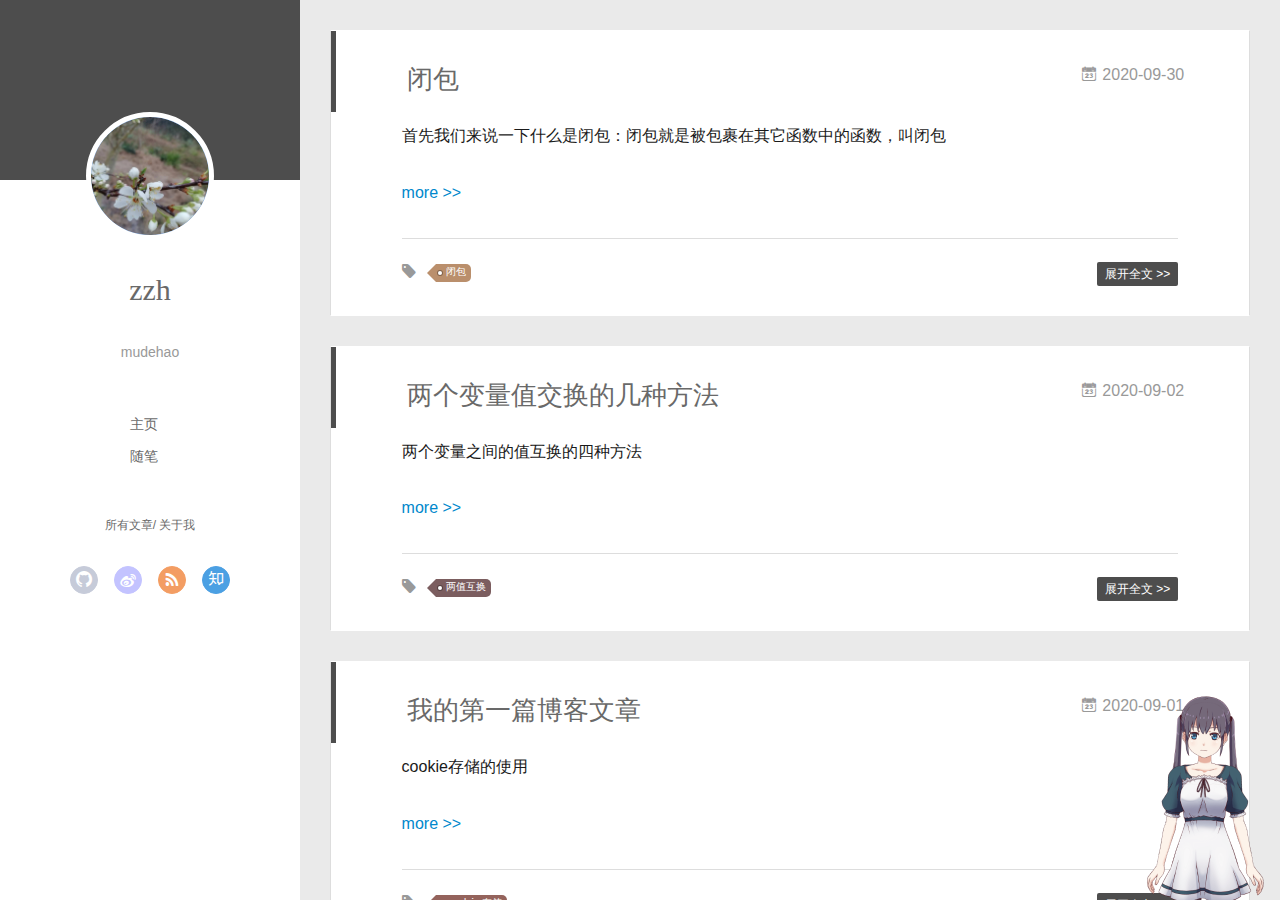
<file: index.html>
<!DOCTYPE html>
<html>
<head>
  <meta charset="utf-8">
  
  <meta name="renderer" content="webkit">
  <meta http-equiv="X-UA-Compatible" content="IE=edge" >
  <link rel="dns-prefetch" href="http://yoursite.com">
  <title>mudehao的博客</title>
  <meta name="viewport" content="width=device-width, initial-scale=1, maximum-scale=1">
  <meta property="og:type" content="website">
<meta property="og:title" content="mudehao的博客">
<meta property="og:url" content="http://yoursite.com/index.html">
<meta property="og:site_name" content="mudehao的博客">
<meta property="og:locale">
<meta property="article:author" content="zzh">
<meta property="article:tag" content="前端,js,jquery,javascript,html5,开发者,程序猿,程序媛,编程,代码,开源,IT网站,html,css,css3,用户体验">
<meta name="twitter:card" content="summary">
  
    <link rel="alternative" href="/atom.xml" title="mudehao的博客" type="application/atom+xml">
  
  
    <link rel="icon" href="/img/icon.jpg">
  
  <link rel="stylesheet" type="text/css" href="/./main.0cf68a.css">
  <style type="text/css">
  
    #container.show {
      background: linear-gradient(200deg,#a0cfe4,#e8c37e);
    }
  </style>
  

  

<meta name="generator" content="Hexo 5.1.1"></head>

<body>
  <div id="container" q-class="show:isCtnShow">
    <canvas id="anm-canvas" class="anm-canvas"></canvas>
    <div class="left-col" q-class="show:isShow">
      
<div class="overlay" style="background: #4d4d4d"></div>
<div class="intrude-less">
	<header id="header" class="inner">
		<a href="/" class="profilepic">
			<img src="/img/headPortrait.jpg" class="js-avatar">
		</a>
		<hgroup>
		  <h1 class="header-author"><a href="/">zzh</a></h1>
		</hgroup>
		
		<p class="header-subtitle">mudehao</p>
		

		<nav class="header-menu">
			<ul>
			
				<li><a href="/">主页</a></li>
	        
				<li><a href="/tags/%E9%9A%8F%E7%AC%94/">随笔</a></li>
	        
			</ul>
		</nav>
		<nav class="header-smart-menu">
    		
    			
    			<a q-on="click: openSlider(e, 'innerArchive')" href="javascript:void(0)">所有文章</a>
    			
            
    			
            
    			
    			<a q-on="click: openSlider(e, 'aboutme')" href="javascript:void(0)">关于我</a>
    			
            
		</nav>
		<nav class="header-nav">
			<div class="social">
				
					<a class="github" target="_blank" href="#" title="github"><i class="icon-github"></i></a>
		        
					<a class="weibo" target="_blank" href="#" title="weibo"><i class="icon-weibo"></i></a>
		        
					<a class="rss" target="_blank" href="#" title="rss"><i class="icon-rss"></i></a>
		        
					<a class="zhihu" target="_blank" href="#" title="zhihu"><i class="icon-zhihu"></i></a>
		        
			</div>
		</nav>
	</header>		
</div>

    </div>
    <div class="mid-col" q-class="show:isShow,hide:isShow|isFalse">
      
<nav id="mobile-nav">
  	<div class="overlay js-overlay" style="background: #4d4d4d"></div>
	<div class="btnctn js-mobile-btnctn">
  		<div class="slider-trigger list" q-on="click: openSlider(e)"><i class="icon icon-sort"></i></div>
	</div>
	<div class="intrude-less">
		<header id="header" class="inner">
			<div class="profilepic">
				<img src="/img/headPortrait.jpg" class="js-avatar">
			</div>
			<hgroup>
			  <h1 class="header-author js-header-author">zzh</h1>
			</hgroup>
			
			<p class="header-subtitle"><i class="icon icon-quo-left"></i>mudehao<i class="icon icon-quo-right"></i></p>
			
			
			
				
			
				
			
			
			
			<nav class="header-nav">
				<div class="social">
					
						<a class="github" target="_blank" href="#" title="github"><i class="icon-github"></i></a>
			        
						<a class="weibo" target="_blank" href="#" title="weibo"><i class="icon-weibo"></i></a>
			        
						<a class="rss" target="_blank" href="#" title="rss"><i class="icon-rss"></i></a>
			        
						<a class="zhihu" target="_blank" href="#" title="zhihu"><i class="icon-zhihu"></i></a>
			        
				</div>
			</nav>

			<nav class="header-menu js-header-menu">
				<ul style="width: 50%">
				
				
					<li style="width: 50%"><a href="/">主页</a></li>
		        
					<li style="width: 50%"><a href="/tags/%E9%9A%8F%E7%AC%94/">随笔</a></li>
		        
				</ul>
			</nav>
		</header>				
	</div>
	<div class="mobile-mask" style="display:none" q-show="isShow"></div>
</nav>

      <div id="wrapper" class="body-wrap">
        <div class="menu-l">
          <div class="canvas-wrap">
            <canvas data-colors="#eaeaea" data-sectionHeight="100" data-contentId="js-content" id="myCanvas1" class="anm-canvas"></canvas>
          </div>
          <div id="js-content" class="content-ll">
            
  
    <article id="post-闭包" class="article article-type-post  article-index" itemscope itemprop="blogPost">
  <div class="article-inner">
    
      <header class="article-header">
        
  
    <h1 itemprop="name">
      <a class="article-title" href="/2020/09/30/%E9%97%AD%E5%8C%85/">闭包</a>
    </h1>
  

        
        <a href="/2020/09/30/%E9%97%AD%E5%8C%85/" class="archive-article-date">
  	<time datetime="2020-09-30T12:19:28.000Z" itemprop="datePublished"><i class="icon-calendar icon"></i>2020-09-30</time>
</a>
        
      </header>
    
    <div class="article-entry" itemprop="articleBody">
      
        <p>首先我们来说一下什么是闭包：闭包就是被包裹在其它函数中的函数，叫闭包</p>
        
          <a class="article-more-a" href="/2020/09/30/%E9%97%AD%E5%8C%85/#more">more >></a>
        
      

      
    </div>
    <div class="article-info article-info-index">
      
      
	<div class="article-tag tagcloud">
		<i class="icon-price-tags icon"></i>
		<ul class="article-tag-list">
			 
        		<li class="article-tag-list-item">
        			<a href="javascript:void(0)" class="js-tag article-tag-list-link color3">闭包</a>
        		</li>
      		
		</ul>
	</div>

      

      
        <p class="article-more-link">
          <a class="article-more-a" href="/2020/09/30/%E9%97%AD%E5%8C%85/">展开全文 >></a>
        </p>
      

      
      <div class="clearfix"></div>
    </div>
  </div>
</article>

<aside class="wrap-side-operation">
    <div class="mod-side-operation">
        
        <div class="jump-container" id="js-jump-container" style="display:none;">
            <a href="javascript:void(0)" class="mod-side-operation__jump-to-top">
                <i class="icon-font icon-back"></i>
            </a>
            <div id="js-jump-plan-container" class="jump-plan-container" style="top: -11px;">
                <i class="icon-font icon-plane jump-plane"></i>
            </div>
        </div>
        
        
    </div>
</aside>




  
    <article id="post-两个变量值交换的几种方法" class="article article-type-post  article-index" itemscope itemprop="blogPost">
  <div class="article-inner">
    
      <header class="article-header">
        
  
    <h1 itemprop="name">
      <a class="article-title" href="/2020/09/02/%E4%B8%A4%E4%B8%AA%E5%8F%98%E9%87%8F%E5%80%BC%E4%BA%A4%E6%8D%A2%E7%9A%84%E5%87%A0%E7%A7%8D%E6%96%B9%E6%B3%95/">两个变量值交换的几种方法</a>
    </h1>
  

        
        <a href="/2020/09/02/%E4%B8%A4%E4%B8%AA%E5%8F%98%E9%87%8F%E5%80%BC%E4%BA%A4%E6%8D%A2%E7%9A%84%E5%87%A0%E7%A7%8D%E6%96%B9%E6%B3%95/" class="archive-article-date">
  	<time datetime="2020-09-02T15:05:01.000Z" itemprop="datePublished"><i class="icon-calendar icon"></i>2020-09-02</time>
</a>
        
      </header>
    
    <div class="article-entry" itemprop="articleBody">
      
        <p>两个变量之间的值互换的四种方法</p>
        
          <a class="article-more-a" href="/2020/09/02/%E4%B8%A4%E4%B8%AA%E5%8F%98%E9%87%8F%E5%80%BC%E4%BA%A4%E6%8D%A2%E7%9A%84%E5%87%A0%E7%A7%8D%E6%96%B9%E6%B3%95/#more">more >></a>
        
      

      
    </div>
    <div class="article-info article-info-index">
      
      
	<div class="article-tag tagcloud">
		<i class="icon-price-tags icon"></i>
		<ul class="article-tag-list">
			 
        		<li class="article-tag-list-item">
        			<a href="javascript:void(0)" class="js-tag article-tag-list-link color5">两值互换</a>
        		</li>
      		
		</ul>
	</div>

      

      
        <p class="article-more-link">
          <a class="article-more-a" href="/2020/09/02/%E4%B8%A4%E4%B8%AA%E5%8F%98%E9%87%8F%E5%80%BC%E4%BA%A4%E6%8D%A2%E7%9A%84%E5%87%A0%E7%A7%8D%E6%96%B9%E6%B3%95/">展开全文 >></a>
        </p>
      

      
      <div class="clearfix"></div>
    </div>
  </div>
</article>

<aside class="wrap-side-operation">
    <div class="mod-side-operation">
        
        <div class="jump-container" id="js-jump-container" style="display:none;">
            <a href="javascript:void(0)" class="mod-side-operation__jump-to-top">
                <i class="icon-font icon-back"></i>
            </a>
            <div id="js-jump-plan-container" class="jump-plan-container" style="top: -11px;">
                <i class="icon-font icon-plane jump-plane"></i>
            </div>
        </div>
        
        
    </div>
</aside>




  
    <article id="post-我的第一篇博客文章" class="article article-type-post  article-index" itemscope itemprop="blogPost">
  <div class="article-inner">
    
      <header class="article-header">
        
  
    <h1 itemprop="name">
      <a class="article-title" href="/2020/09/01/%E6%88%91%E7%9A%84%E7%AC%AC%E4%B8%80%E7%AF%87%E5%8D%9A%E5%AE%A2%E6%96%87%E7%AB%A0/">我的第一篇博客文章</a>
    </h1>
  

        
        <a href="/2020/09/01/%E6%88%91%E7%9A%84%E7%AC%AC%E4%B8%80%E7%AF%87%E5%8D%9A%E5%AE%A2%E6%96%87%E7%AB%A0/" class="archive-article-date">
  	<time datetime="2020-09-01T06:50:18.000Z" itemprop="datePublished"><i class="icon-calendar icon"></i>2020-09-01</time>
</a>
        
      </header>
    
    <div class="article-entry" itemprop="articleBody">
      
        <p>cookie存储的使用</p>
        
          <a class="article-more-a" href="/2020/09/01/%E6%88%91%E7%9A%84%E7%AC%AC%E4%B8%80%E7%AF%87%E5%8D%9A%E5%AE%A2%E6%96%87%E7%AB%A0/#more">more >></a>
        
      

      
    </div>
    <div class="article-info article-info-index">
      
      
	<div class="article-tag tagcloud">
		<i class="icon-price-tags icon"></i>
		<ul class="article-tag-list">
			 
        		<li class="article-tag-list-item">
        			<a href="javascript:void(0)" class="js-tag article-tag-list-link color4">cookie存储</a>
        		</li>
      		
		</ul>
	</div>

      

      
        <p class="article-more-link">
          <a class="article-more-a" href="/2020/09/01/%E6%88%91%E7%9A%84%E7%AC%AC%E4%B8%80%E7%AF%87%E5%8D%9A%E5%AE%A2%E6%96%87%E7%AB%A0/">展开全文 >></a>
        </p>
      

      
      <div class="clearfix"></div>
    </div>
  </div>
</article>

<aside class="wrap-side-operation">
    <div class="mod-side-operation">
        
        <div class="jump-container" id="js-jump-container" style="display:none;">
            <a href="javascript:void(0)" class="mod-side-operation__jump-to-top">
                <i class="icon-font icon-back"></i>
            </a>
            <div id="js-jump-plan-container" class="jump-plan-container" style="top: -11px;">
                <i class="icon-font icon-plane jump-plane"></i>
            </div>
        </div>
        
        
    </div>
</aside>




  
  


          </div>
        </div>
      </div>
      <footer id="footer">
  <div class="outer">
    <div id="footer-info">
    	<div class="footer-left">
    		&copy; 2021 zzh
    	</div>
      	<div class="footer-right">
			  <!-- <a href="http://hexo.io/" target="_blank">Hexo</a>  Theme <a href="https://github.com/litten/hexo-theme-yilia" target="_blank">Yilia</a> by Litten -->
			  <p>一万年太久，只争朝夕</p>
      	</div>
    </div>
  </div>
</footer>
    </div>
    <script>
	var yiliaConfig = {
		mathjax: false,
		isHome: true,
		isPost: false,
		isArchive: false,
		isTag: false,
		isCategory: false,
		open_in_new: false,
		toc_hide_index: true,
		root: "/",
		innerArchive: true,
		showTags: true
	}
</script>

<script>!function(t){function n(e){if(r[e])return r[e].exports;var i=r[e]={exports:{},id:e,loaded:!1};return t[e].call(i.exports,i,i.exports,n),i.loaded=!0,i.exports}var r={};n.m=t,n.c=r,n.p="./",n(0)}([function(t,n,r){r(195),t.exports=r(191)},function(t,n,r){var e=r(3),i=r(52),o=r(27),u=r(28),c=r(53),f="prototype",a=function(t,n,r){var s,l,h,v,p=t&a.F,d=t&a.G,y=t&a.S,g=t&a.P,b=t&a.B,m=d?e:y?e[n]||(e[n]={}):(e[n]||{})[f],x=d?i:i[n]||(i[n]={}),w=x[f]||(x[f]={});d&&(r=n);for(s in r)l=!p&&m&&void 0!==m[s],h=(l?m:r)[s],v=b&&l?c(h,e):g&&"function"==typeof h?c(Function.call,h):h,m&&u(m,s,h,t&a.U),x[s]!=h&&o(x,s,v),g&&w[s]!=h&&(w[s]=h)};e.core=i,a.F=1,a.G=2,a.S=4,a.P=8,a.B=16,a.W=32,a.U=64,a.R=128,t.exports=a},function(t,n,r){var e=r(6);t.exports=function(t){if(!e(t))throw TypeError(t+" is not an object!");return t}},function(t,n){var r=t.exports="undefined"!=typeof window&&window.Math==Math?window:"undefined"!=typeof self&&self.Math==Math?self:Function("return this")();"number"==typeof __g&&(__g=r)},function(t,n){t.exports=function(t){try{return!!t()}catch(t){return!0}}},function(t,n){var r=t.exports="undefined"!=typeof window&&window.Math==Math?window:"undefined"!=typeof self&&self.Math==Math?self:Function("return this")();"number"==typeof __g&&(__g=r)},function(t,n){t.exports=function(t){return"object"==typeof t?null!==t:"function"==typeof t}},function(t,n,r){var e=r(126)("wks"),i=r(76),o=r(3).Symbol,u="function"==typeof o;(t.exports=function(t){return e[t]||(e[t]=u&&o[t]||(u?o:i)("Symbol."+t))}).store=e},function(t,n){var r={}.hasOwnProperty;t.exports=function(t,n){return r.call(t,n)}},function(t,n,r){var e=r(94),i=r(33);t.exports=function(t){return e(i(t))}},function(t,n,r){t.exports=!r(4)(function(){return 7!=Object.defineProperty({},"a",{get:function(){return 7}}).a})},function(t,n,r){var e=r(2),i=r(167),o=r(50),u=Object.defineProperty;n.f=r(10)?Object.defineProperty:function(t,n,r){if(e(t),n=o(n,!0),e(r),i)try{return u(t,n,r)}catch(t){}if("get"in r||"set"in r)throw TypeError("Accessors not supported!");return"value"in r&&(t[n]=r.value),t}},function(t,n,r){t.exports=!r(18)(function(){return 7!=Object.defineProperty({},"a",{get:function(){return 7}}).a})},function(t,n,r){var e=r(14),i=r(22);t.exports=r(12)?function(t,n,r){return e.f(t,n,i(1,r))}:function(t,n,r){return t[n]=r,t}},function(t,n,r){var e=r(20),i=r(58),o=r(42),u=Object.defineProperty;n.f=r(12)?Object.defineProperty:function(t,n,r){if(e(t),n=o(n,!0),e(r),i)try{return u(t,n,r)}catch(t){}if("get"in r||"set"in r)throw TypeError("Accessors not supported!");return"value"in r&&(t[n]=r.value),t}},function(t,n,r){var e=r(40)("wks"),i=r(23),o=r(5).Symbol,u="function"==typeof o;(t.exports=function(t){return e[t]||(e[t]=u&&o[t]||(u?o:i)("Symbol."+t))}).store=e},function(t,n,r){var e=r(67),i=Math.min;t.exports=function(t){return t>0?i(e(t),9007199254740991):0}},function(t,n,r){var e=r(46);t.exports=function(t){return Object(e(t))}},function(t,n){t.exports=function(t){try{return!!t()}catch(t){return!0}}},function(t,n,r){var e=r(63),i=r(34);t.exports=Object.keys||function(t){return e(t,i)}},function(t,n,r){var e=r(21);t.exports=function(t){if(!e(t))throw TypeError(t+" is not an object!");return t}},function(t,n){t.exports=function(t){return"object"==typeof t?null!==t:"function"==typeof t}},function(t,n){t.exports=function(t,n){return{enumerable:!(1&t),configurable:!(2&t),writable:!(4&t),value:n}}},function(t,n){var r=0,e=Math.random();t.exports=function(t){return"Symbol(".concat(void 0===t?"":t,")_",(++r+e).toString(36))}},function(t,n){var r={}.hasOwnProperty;t.exports=function(t,n){return r.call(t,n)}},function(t,n){var r=t.exports={version:"2.4.0"};"number"==typeof __e&&(__e=r)},function(t,n){t.exports=function(t){if("function"!=typeof t)throw TypeError(t+" is not a function!");return t}},function(t,n,r){var e=r(11),i=r(66);t.exports=r(10)?function(t,n,r){return e.f(t,n,i(1,r))}:function(t,n,r){return t[n]=r,t}},function(t,n,r){var e=r(3),i=r(27),o=r(24),u=r(76)("src"),c="toString",f=Function[c],a=(""+f).split(c);r(52).inspectSource=function(t){return f.call(t)},(t.exports=function(t,n,r,c){var f="function"==typeof r;f&&(o(r,"name")||i(r,"name",n)),t[n]!==r&&(f&&(o(r,u)||i(r,u,t[n]?""+t[n]:a.join(String(n)))),t===e?t[n]=r:c?t[n]?t[n]=r:i(t,n,r):(delete t[n],i(t,n,r)))})(Function.prototype,c,function(){return"function"==typeof this&&this[u]||f.call(this)})},function(t,n,r){var e=r(1),i=r(4),o=r(46),u=function(t,n,r,e){var i=String(o(t)),u="<"+n;return""!==r&&(u+=" "+r+'="'+String(e).replace(/"/g,"&quot;")+'"'),u+">"+i+"</"+n+">"};t.exports=function(t,n){var r={};r[t]=n(u),e(e.P+e.F*i(function(){var n=""[t]('"');return n!==n.toLowerCase()||n.split('"').length>3}),"String",r)}},function(t,n,r){var e=r(115),i=r(46);t.exports=function(t){return e(i(t))}},function(t,n,r){var e=r(116),i=r(66),o=r(30),u=r(50),c=r(24),f=r(167),a=Object.getOwnPropertyDescriptor;n.f=r(10)?a:function(t,n){if(t=o(t),n=u(n,!0),f)try{return a(t,n)}catch(t){}if(c(t,n))return i(!e.f.call(t,n),t[n])}},function(t,n,r){var e=r(24),i=r(17),o=r(145)("IE_PROTO"),u=Object.prototype;t.exports=Object.getPrototypeOf||function(t){return t=i(t),e(t,o)?t[o]:"function"==typeof t.constructor&&t instanceof t.constructor?t.constructor.prototype:t instanceof Object?u:null}},function(t,n){t.exports=function(t){if(void 0==t)throw TypeError("Can't call method on  "+t);return t}},function(t,n){t.exports="constructor,hasOwnProperty,isPrototypeOf,propertyIsEnumerable,toLocaleString,toString,valueOf".split(",")},function(t,n){t.exports={}},function(t,n){t.exports=!0},function(t,n){n.f={}.propertyIsEnumerable},function(t,n,r){var e=r(14).f,i=r(8),o=r(15)("toStringTag");t.exports=function(t,n,r){t&&!i(t=r?t:t.prototype,o)&&e(t,o,{configurable:!0,value:n})}},function(t,n,r){var e=r(40)("keys"),i=r(23);t.exports=function(t){return e[t]||(e[t]=i(t))}},function(t,n,r){var e=r(5),i="__core-js_shared__",o=e[i]||(e[i]={});t.exports=function(t){return o[t]||(o[t]={})}},function(t,n){var r=Math.ceil,e=Math.floor;t.exports=function(t){return isNaN(t=+t)?0:(t>0?e:r)(t)}},function(t,n,r){var e=r(21);t.exports=function(t,n){if(!e(t))return t;var r,i;if(n&&"function"==typeof(r=t.toString)&&!e(i=r.call(t)))return i;if("function"==typeof(r=t.valueOf)&&!e(i=r.call(t)))return i;if(!n&&"function"==typeof(r=t.toString)&&!e(i=r.call(t)))return i;throw TypeError("Can't convert object to primitive value")}},function(t,n,r){var e=r(5),i=r(25),o=r(36),u=r(44),c=r(14).f;t.exports=function(t){var n=i.Symbol||(i.Symbol=o?{}:e.Symbol||{});"_"==t.charAt(0)||t in n||c(n,t,{value:u.f(t)})}},function(t,n,r){n.f=r(15)},function(t,n){var r={}.toString;t.exports=function(t){return r.call(t).slice(8,-1)}},function(t,n){t.exports=function(t){if(void 0==t)throw TypeError("Can't call method on  "+t);return t}},function(t,n,r){var e=r(4);t.exports=function(t,n){return!!t&&e(function(){n?t.call(null,function(){},1):t.call(null)})}},function(t,n,r){var e=r(53),i=r(115),o=r(17),u=r(16),c=r(203);t.exports=function(t,n){var r=1==t,f=2==t,a=3==t,s=4==t,l=6==t,h=5==t||l,v=n||c;return function(n,c,p){for(var d,y,g=o(n),b=i(g),m=e(c,p,3),x=u(b.length),w=0,S=r?v(n,x):f?v(n,0):void 0;x>w;w++)if((h||w in b)&&(d=b[w],y=m(d,w,g),t))if(r)S[w]=y;else if(y)switch(t){case 3:return!0;case 5:return d;case 6:return w;case 2:S.push(d)}else if(s)return!1;return l?-1:a||s?s:S}}},function(t,n,r){var e=r(1),i=r(52),o=r(4);t.exports=function(t,n){var r=(i.Object||{})[t]||Object[t],u={};u[t]=n(r),e(e.S+e.F*o(function(){r(1)}),"Object",u)}},function(t,n,r){var e=r(6);t.exports=function(t,n){if(!e(t))return t;var r,i;if(n&&"function"==typeof(r=t.toString)&&!e(i=r.call(t)))return i;if("function"==typeof(r=t.valueOf)&&!e(i=r.call(t)))return i;if(!n&&"function"==typeof(r=t.toString)&&!e(i=r.call(t)))return i;throw TypeError("Can't convert object to primitive value")}},function(t,n,r){var e=r(5),i=r(25),o=r(91),u=r(13),c="prototype",f=function(t,n,r){var a,s,l,h=t&f.F,v=t&f.G,p=t&f.S,d=t&f.P,y=t&f.B,g=t&f.W,b=v?i:i[n]||(i[n]={}),m=b[c],x=v?e:p?e[n]:(e[n]||{})[c];v&&(r=n);for(a in r)(s=!h&&x&&void 0!==x[a])&&a in b||(l=s?x[a]:r[a],b[a]=v&&"function"!=typeof x[a]?r[a]:y&&s?o(l,e):g&&x[a]==l?function(t){var n=function(n,r,e){if(this instanceof t){switch(arguments.length){case 0:return new t;case 1:return new t(n);case 2:return new t(n,r)}return new t(n,r,e)}return t.apply(this,arguments)};return n[c]=t[c],n}(l):d&&"function"==typeof l?o(Function.call,l):l,d&&((b.virtual||(b.virtual={}))[a]=l,t&f.R&&m&&!m[a]&&u(m,a,l)))};f.F=1,f.G=2,f.S=4,f.P=8,f.B=16,f.W=32,f.U=64,f.R=128,t.exports=f},function(t,n){var r=t.exports={version:"2.4.0"};"number"==typeof __e&&(__e=r)},function(t,n,r){var e=r(26);t.exports=function(t,n,r){if(e(t),void 0===n)return t;switch(r){case 1:return function(r){return t.call(n,r)};case 2:return function(r,e){return t.call(n,r,e)};case 3:return function(r,e,i){return t.call(n,r,e,i)}}return function(){return t.apply(n,arguments)}}},function(t,n,r){var e=r(183),i=r(1),o=r(126)("metadata"),u=o.store||(o.store=new(r(186))),c=function(t,n,r){var i=u.get(t);if(!i){if(!r)return;u.set(t,i=new e)}var o=i.get(n);if(!o){if(!r)return;i.set(n,o=new e)}return o},f=function(t,n,r){var e=c(n,r,!1);return void 0!==e&&e.has(t)},a=function(t,n,r){var e=c(n,r,!1);return void 0===e?void 0:e.get(t)},s=function(t,n,r,e){c(r,e,!0).set(t,n)},l=function(t,n){var r=c(t,n,!1),e=[];return r&&r.forEach(function(t,n){e.push(n)}),e},h=function(t){return void 0===t||"symbol"==typeof t?t:String(t)},v=function(t){i(i.S,"Reflect",t)};t.exports={store:u,map:c,has:f,get:a,set:s,keys:l,key:h,exp:v}},function(t,n,r){"use strict";if(r(10)){var e=r(69),i=r(3),o=r(4),u=r(1),c=r(127),f=r(152),a=r(53),s=r(68),l=r(66),h=r(27),v=r(73),p=r(67),d=r(16),y=r(75),g=r(50),b=r(24),m=r(180),x=r(114),w=r(6),S=r(17),_=r(137),O=r(70),E=r(32),P=r(71).f,j=r(154),F=r(76),M=r(7),A=r(48),N=r(117),T=r(146),I=r(155),k=r(80),L=r(123),R=r(74),C=r(130),D=r(160),U=r(11),W=r(31),G=U.f,B=W.f,V=i.RangeError,z=i.TypeError,q=i.Uint8Array,K="ArrayBuffer",J="Shared"+K,Y="BYTES_PER_ELEMENT",H="prototype",$=Array[H],X=f.ArrayBuffer,Q=f.DataView,Z=A(0),tt=A(2),nt=A(3),rt=A(4),et=A(5),it=A(6),ot=N(!0),ut=N(!1),ct=I.values,ft=I.keys,at=I.entries,st=$.lastIndexOf,lt=$.reduce,ht=$.reduceRight,vt=$.join,pt=$.sort,dt=$.slice,yt=$.toString,gt=$.toLocaleString,bt=M("iterator"),mt=M("toStringTag"),xt=F("typed_constructor"),wt=F("def_constructor"),St=c.CONSTR,_t=c.TYPED,Ot=c.VIEW,Et="Wrong length!",Pt=A(1,function(t,n){return Tt(T(t,t[wt]),n)}),jt=o(function(){return 1===new q(new Uint16Array([1]).buffer)[0]}),Ft=!!q&&!!q[H].set&&o(function(){new q(1).set({})}),Mt=function(t,n){if(void 0===t)throw z(Et);var r=+t,e=d(t);if(n&&!m(r,e))throw V(Et);return e},At=function(t,n){var r=p(t);if(r<0||r%n)throw V("Wrong offset!");return r},Nt=function(t){if(w(t)&&_t in t)return t;throw z(t+" is not a typed array!")},Tt=function(t,n){if(!(w(t)&&xt in t))throw z("It is not a typed array constructor!");return new t(n)},It=function(t,n){return kt(T(t,t[wt]),n)},kt=function(t,n){for(var r=0,e=n.length,i=Tt(t,e);e>r;)i[r]=n[r++];return i},Lt=function(t,n,r){G(t,n,{get:function(){return this._d[r]}})},Rt=function(t){var n,r,e,i,o,u,c=S(t),f=arguments.length,s=f>1?arguments[1]:void 0,l=void 0!==s,h=j(c);if(void 0!=h&&!_(h)){for(u=h.call(c),e=[],n=0;!(o=u.next()).done;n++)e.push(o.value);c=e}for(l&&f>2&&(s=a(s,arguments[2],2)),n=0,r=d(c.length),i=Tt(this,r);r>n;n++)i[n]=l?s(c[n],n):c[n];return i},Ct=function(){for(var t=0,n=arguments.length,r=Tt(this,n);n>t;)r[t]=arguments[t++];return r},Dt=!!q&&o(function(){gt.call(new q(1))}),Ut=function(){return gt.apply(Dt?dt.call(Nt(this)):Nt(this),arguments)},Wt={copyWithin:function(t,n){return D.call(Nt(this),t,n,arguments.length>2?arguments[2]:void 0)},every:function(t){return rt(Nt(this),t,arguments.length>1?arguments[1]:void 0)},fill:function(t){return C.apply(Nt(this),arguments)},filter:function(t){return It(this,tt(Nt(this),t,arguments.length>1?arguments[1]:void 0))},find:function(t){return et(Nt(this),t,arguments.length>1?arguments[1]:void 0)},findIndex:function(t){return it(Nt(this),t,arguments.length>1?arguments[1]:void 0)},forEach:function(t){Z(Nt(this),t,arguments.length>1?arguments[1]:void 0)},indexOf:function(t){return ut(Nt(this),t,arguments.length>1?arguments[1]:void 0)},includes:function(t){return ot(Nt(this),t,arguments.length>1?arguments[1]:void 0)},join:function(t){return vt.apply(Nt(this),arguments)},lastIndexOf:function(t){return st.apply(Nt(this),arguments)},map:function(t){return Pt(Nt(this),t,arguments.length>1?arguments[1]:void 0)},reduce:function(t){return lt.apply(Nt(this),arguments)},reduceRight:function(t){return ht.apply(Nt(this),arguments)},reverse:function(){for(var t,n=this,r=Nt(n).length,e=Math.floor(r/2),i=0;i<e;)t=n[i],n[i++]=n[--r],n[r]=t;return n},some:function(t){return nt(Nt(this),t,arguments.length>1?arguments[1]:void 0)},sort:function(t){return pt.call(Nt(this),t)},subarray:function(t,n){var r=Nt(this),e=r.length,i=y(t,e);return new(T(r,r[wt]))(r.buffer,r.byteOffset+i*r.BYTES_PER_ELEMENT,d((void 0===n?e:y(n,e))-i))}},Gt=function(t,n){return It(this,dt.call(Nt(this),t,n))},Bt=function(t){Nt(this);var n=At(arguments[1],1),r=this.length,e=S(t),i=d(e.length),o=0;if(i+n>r)throw V(Et);for(;o<i;)this[n+o]=e[o++]},Vt={entries:function(){return at.call(Nt(this))},keys:function(){return ft.call(Nt(this))},values:function(){return ct.call(Nt(this))}},zt=function(t,n){return w(t)&&t[_t]&&"symbol"!=typeof n&&n in t&&String(+n)==String(n)},qt=function(t,n){return zt(t,n=g(n,!0))?l(2,t[n]):B(t,n)},Kt=function(t,n,r){return!(zt(t,n=g(n,!0))&&w(r)&&b(r,"value"))||b(r,"get")||b(r,"set")||r.configurable||b(r,"writable")&&!r.writable||b(r,"enumerable")&&!r.enumerable?G(t,n,r):(t[n]=r.value,t)};St||(W.f=qt,U.f=Kt),u(u.S+u.F*!St,"Object",{getOwnPropertyDescriptor:qt,defineProperty:Kt}),o(function(){yt.call({})})&&(yt=gt=function(){return vt.call(this)});var Jt=v({},Wt);v(Jt,Vt),h(Jt,bt,Vt.values),v(Jt,{slice:Gt,set:Bt,constructor:function(){},toString:yt,toLocaleString:Ut}),Lt(Jt,"buffer","b"),Lt(Jt,"byteOffset","o"),Lt(Jt,"byteLength","l"),Lt(Jt,"length","e"),G(Jt,mt,{get:function(){return this[_t]}}),t.exports=function(t,n,r,f){f=!!f;var a=t+(f?"Clamped":"")+"Array",l="Uint8Array"!=a,v="get"+t,p="set"+t,y=i[a],g=y||{},b=y&&E(y),m=!y||!c.ABV,S={},_=y&&y[H],j=function(t,r){var e=t._d;return e.v[v](r*n+e.o,jt)},F=function(t,r,e){var i=t._d;f&&(e=(e=Math.round(e))<0?0:e>255?255:255&e),i.v[p](r*n+i.o,e,jt)},M=function(t,n){G(t,n,{get:function(){return j(this,n)},set:function(t){return F(this,n,t)},enumerable:!0})};m?(y=r(function(t,r,e,i){s(t,y,a,"_d");var o,u,c,f,l=0,v=0;if(w(r)){if(!(r instanceof X||(f=x(r))==K||f==J))return _t in r?kt(y,r):Rt.call(y,r);o=r,v=At(e,n);var p=r.byteLength;if(void 0===i){if(p%n)throw V(Et);if((u=p-v)<0)throw V(Et)}else if((u=d(i)*n)+v>p)throw V(Et);c=u/n}else c=Mt(r,!0),u=c*n,o=new X(u);for(h(t,"_d",{b:o,o:v,l:u,e:c,v:new Q(o)});l<c;)M(t,l++)}),_=y[H]=O(Jt),h(_,"constructor",y)):L(function(t){new y(null),new y(t)},!0)||(y=r(function(t,r,e,i){s(t,y,a);var o;return w(r)?r instanceof X||(o=x(r))==K||o==J?void 0!==i?new g(r,At(e,n),i):void 0!==e?new g(r,At(e,n)):new g(r):_t in r?kt(y,r):Rt.call(y,r):new g(Mt(r,l))}),Z(b!==Function.prototype?P(g).concat(P(b)):P(g),function(t){t in y||h(y,t,g[t])}),y[H]=_,e||(_.constructor=y));var A=_[bt],N=!!A&&("values"==A.name||void 0==A.name),T=Vt.values;h(y,xt,!0),h(_,_t,a),h(_,Ot,!0),h(_,wt,y),(f?new y(1)[mt]==a:mt in _)||G(_,mt,{get:function(){return a}}),S[a]=y,u(u.G+u.W+u.F*(y!=g),S),u(u.S,a,{BYTES_PER_ELEMENT:n,from:Rt,of:Ct}),Y in _||h(_,Y,n),u(u.P,a,Wt),R(a),u(u.P+u.F*Ft,a,{set:Bt}),u(u.P+u.F*!N,a,Vt),u(u.P+u.F*(_.toString!=yt),a,{toString:yt}),u(u.P+u.F*o(function(){new y(1).slice()}),a,{slice:Gt}),u(u.P+u.F*(o(function(){return[1,2].toLocaleString()!=new y([1,2]).toLocaleString()})||!o(function(){_.toLocaleString.call([1,2])})),a,{toLocaleString:Ut}),k[a]=N?A:T,e||N||h(_,bt,T)}}else t.exports=function(){}},function(t,n){var r={}.toString;t.exports=function(t){return r.call(t).slice(8,-1)}},function(t,n,r){var e=r(21),i=r(5).document,o=e(i)&&e(i.createElement);t.exports=function(t){return o?i.createElement(t):{}}},function(t,n,r){t.exports=!r(12)&&!r(18)(function(){return 7!=Object.defineProperty(r(57)("div"),"a",{get:function(){return 7}}).a})},function(t,n,r){"use strict";var e=r(36),i=r(51),o=r(64),u=r(13),c=r(8),f=r(35),a=r(96),s=r(38),l=r(103),h=r(15)("iterator"),v=!([].keys&&"next"in[].keys()),p="keys",d="values",y=function(){return this};t.exports=function(t,n,r,g,b,m,x){a(r,n,g);var w,S,_,O=function(t){if(!v&&t in F)return F[t];switch(t){case p:case d:return function(){return new r(this,t)}}return function(){return new r(this,t)}},E=n+" Iterator",P=b==d,j=!1,F=t.prototype,M=F[h]||F["@@iterator"]||b&&F[b],A=M||O(b),N=b?P?O("entries"):A:void 0,T="Array"==n?F.entries||M:M;if(T&&(_=l(T.call(new t)))!==Object.prototype&&(s(_,E,!0),e||c(_,h)||u(_,h,y)),P&&M&&M.name!==d&&(j=!0,A=function(){return M.call(this)}),e&&!x||!v&&!j&&F[h]||u(F,h,A),f[n]=A,f[E]=y,b)if(w={values:P?A:O(d),keys:m?A:O(p),entries:N},x)for(S in w)S in F||o(F,S,w[S]);else i(i.P+i.F*(v||j),n,w);return w}},function(t,n,r){var e=r(20),i=r(100),o=r(34),u=r(39)("IE_PROTO"),c=function(){},f="prototype",a=function(){var t,n=r(57)("iframe"),e=o.length;for(n.style.display="none",r(93).appendChild(n),n.src="javascript:",t=n.contentWindow.document,t.open(),t.write("<script>document.F=Object<\/script>"),t.close(),a=t.F;e--;)delete a[f][o[e]];return a()};t.exports=Object.create||function(t,n){var r;return null!==t?(c[f]=e(t),r=new c,c[f]=null,r[u]=t):r=a(),void 0===n?r:i(r,n)}},function(t,n,r){var e=r(63),i=r(34).concat("length","prototype");n.f=Object.getOwnPropertyNames||function(t){return e(t,i)}},function(t,n){n.f=Object.getOwnPropertySymbols},function(t,n,r){var e=r(8),i=r(9),o=r(90)(!1),u=r(39)("IE_PROTO");t.exports=function(t,n){var r,c=i(t),f=0,a=[];for(r in c)r!=u&&e(c,r)&&a.push(r);for(;n.length>f;)e(c,r=n[f++])&&(~o(a,r)||a.push(r));return a}},function(t,n,r){t.exports=r(13)},function(t,n,r){var e=r(76)("meta"),i=r(6),o=r(24),u=r(11).f,c=0,f=Object.isExtensible||function(){return!0},a=!r(4)(function(){return f(Object.preventExtensions({}))}),s=function(t){u(t,e,{value:{i:"O"+ ++c,w:{}}})},l=function(t,n){if(!i(t))return"symbol"==typeof t?t:("string"==typeof t?"S":"P")+t;if(!o(t,e)){if(!f(t))return"F";if(!n)return"E";s(t)}return t[e].i},h=function(t,n){if(!o(t,e)){if(!f(t))return!0;if(!n)return!1;s(t)}return t[e].w},v=function(t){return a&&p.NEED&&f(t)&&!o(t,e)&&s(t),t},p=t.exports={KEY:e,NEED:!1,fastKey:l,getWeak:h,onFreeze:v}},function(t,n){t.exports=function(t,n){return{enumerable:!(1&t),configurable:!(2&t),writable:!(4&t),value:n}}},function(t,n){var r=Math.ceil,e=Math.floor;t.exports=function(t){return isNaN(t=+t)?0:(t>0?e:r)(t)}},function(t,n){t.exports=function(t,n,r,e){if(!(t instanceof n)||void 0!==e&&e in t)throw TypeError(r+": incorrect invocation!");return t}},function(t,n){t.exports=!1},function(t,n,r){var e=r(2),i=r(173),o=r(133),u=r(145)("IE_PROTO"),c=function(){},f="prototype",a=function(){var t,n=r(132)("iframe"),e=o.length;for(n.style.display="none",r(135).appendChild(n),n.src="javascript:",t=n.contentWindow.document,t.open(),t.write("<script>document.F=Object<\/script>"),t.close(),a=t.F;e--;)delete a[f][o[e]];return a()};t.exports=Object.create||function(t,n){var r;return null!==t?(c[f]=e(t),r=new c,c[f]=null,r[u]=t):r=a(),void 0===n?r:i(r,n)}},function(t,n,r){var e=r(175),i=r(133).concat("length","prototype");n.f=Object.getOwnPropertyNames||function(t){return e(t,i)}},function(t,n,r){var e=r(175),i=r(133);t.exports=Object.keys||function(t){return e(t,i)}},function(t,n,r){var e=r(28);t.exports=function(t,n,r){for(var i in n)e(t,i,n[i],r);return t}},function(t,n,r){"use strict";var e=r(3),i=r(11),o=r(10),u=r(7)("species");t.exports=function(t){var n=e[t];o&&n&&!n[u]&&i.f(n,u,{configurable:!0,get:function(){return this}})}},function(t,n,r){var e=r(67),i=Math.max,o=Math.min;t.exports=function(t,n){return t=e(t),t<0?i(t+n,0):o(t,n)}},function(t,n){var r=0,e=Math.random();t.exports=function(t){return"Symbol(".concat(void 0===t?"":t,")_",(++r+e).toString(36))}},function(t,n,r){var e=r(33);t.exports=function(t){return Object(e(t))}},function(t,n,r){var e=r(7)("unscopables"),i=Array.prototype;void 0==i[e]&&r(27)(i,e,{}),t.exports=function(t){i[e][t]=!0}},function(t,n,r){var e=r(53),i=r(169),o=r(137),u=r(2),c=r(16),f=r(154),a={},s={},n=t.exports=function(t,n,r,l,h){var v,p,d,y,g=h?function(){return t}:f(t),b=e(r,l,n?2:1),m=0;if("function"!=typeof g)throw TypeError(t+" is not iterable!");if(o(g)){for(v=c(t.length);v>m;m++)if((y=n?b(u(p=t[m])[0],p[1]):b(t[m]))===a||y===s)return y}else for(d=g.call(t);!(p=d.next()).done;)if((y=i(d,b,p.value,n))===a||y===s)return y};n.BREAK=a,n.RETURN=s},function(t,n){t.exports={}},function(t,n,r){var e=r(11).f,i=r(24),o=r(7)("toStringTag");t.exports=function(t,n,r){t&&!i(t=r?t:t.prototype,o)&&e(t,o,{configurable:!0,value:n})}},function(t,n,r){var e=r(1),i=r(46),o=r(4),u=r(150),c="["+u+"]",f="​",a=RegExp("^"+c+c+"*"),s=RegExp(c+c+"*$"),l=function(t,n,r){var i={},c=o(function(){return!!u[t]()||f[t]()!=f}),a=i[t]=c?n(h):u[t];r&&(i[r]=a),e(e.P+e.F*c,"String",i)},h=l.trim=function(t,n){return t=String(i(t)),1&n&&(t=t.replace(a,"")),2&n&&(t=t.replace(s,"")),t};t.exports=l},function(t,n,r){t.exports={default:r(86),__esModule:!0}},function(t,n,r){t.exports={default:r(87),__esModule:!0}},function(t,n,r){"use strict";function e(t){return t&&t.__esModule?t:{default:t}}n.__esModule=!0;var i=r(84),o=e(i),u=r(83),c=e(u),f="function"==typeof c.default&&"symbol"==typeof o.default?function(t){return typeof t}:function(t){return t&&"function"==typeof c.default&&t.constructor===c.default&&t!==c.default.prototype?"symbol":typeof t};n.default="function"==typeof c.default&&"symbol"===f(o.default)?function(t){return void 0===t?"undefined":f(t)}:function(t){return t&&"function"==typeof c.default&&t.constructor===c.default&&t!==c.default.prototype?"symbol":void 0===t?"undefined":f(t)}},function(t,n,r){r(110),r(108),r(111),r(112),t.exports=r(25).Symbol},function(t,n,r){r(109),r(113),t.exports=r(44).f("iterator")},function(t,n){t.exports=function(t){if("function"!=typeof t)throw TypeError(t+" is not a function!");return t}},function(t,n){t.exports=function(){}},function(t,n,r){var e=r(9),i=r(106),o=r(105);t.exports=function(t){return function(n,r,u){var c,f=e(n),a=i(f.length),s=o(u,a);if(t&&r!=r){for(;a>s;)if((c=f[s++])!=c)return!0}else for(;a>s;s++)if((t||s in f)&&f[s]===r)return t||s||0;return!t&&-1}}},function(t,n,r){var e=r(88);t.exports=function(t,n,r){if(e(t),void 0===n)return t;switch(r){case 1:return function(r){return t.call(n,r)};case 2:return function(r,e){return t.call(n,r,e)};case 3:return function(r,e,i){return t.call(n,r,e,i)}}return function(){return t.apply(n,arguments)}}},function(t,n,r){var e=r(19),i=r(62),o=r(37);t.exports=function(t){var n=e(t),r=i.f;if(r)for(var u,c=r(t),f=o.f,a=0;c.length>a;)f.call(t,u=c[a++])&&n.push(u);return n}},function(t,n,r){t.exports=r(5).document&&document.documentElement},function(t,n,r){var e=r(56);t.exports=Object("z").propertyIsEnumerable(0)?Object:function(t){return"String"==e(t)?t.split(""):Object(t)}},function(t,n,r){var e=r(56);t.exports=Array.isArray||function(t){return"Array"==e(t)}},function(t,n,r){"use strict";var e=r(60),i=r(22),o=r(38),u={};r(13)(u,r(15)("iterator"),function(){return this}),t.exports=function(t,n,r){t.prototype=e(u,{next:i(1,r)}),o(t,n+" Iterator")}},function(t,n){t.exports=function(t,n){return{value:n,done:!!t}}},function(t,n,r){var e=r(19),i=r(9);t.exports=function(t,n){for(var r,o=i(t),u=e(o),c=u.length,f=0;c>f;)if(o[r=u[f++]]===n)return r}},function(t,n,r){var e=r(23)("meta"),i=r(21),o=r(8),u=r(14).f,c=0,f=Object.isExtensible||function(){return!0},a=!r(18)(function(){return f(Object.preventExtensions({}))}),s=function(t){u(t,e,{value:{i:"O"+ ++c,w:{}}})},l=function(t,n){if(!i(t))return"symbol"==typeof t?t:("string"==typeof t?"S":"P")+t;if(!o(t,e)){if(!f(t))return"F";if(!n)return"E";s(t)}return t[e].i},h=function(t,n){if(!o(t,e)){if(!f(t))return!0;if(!n)return!1;s(t)}return t[e].w},v=function(t){return a&&p.NEED&&f(t)&&!o(t,e)&&s(t),t},p=t.exports={KEY:e,NEED:!1,fastKey:l,getWeak:h,onFreeze:v}},function(t,n,r){var e=r(14),i=r(20),o=r(19);t.exports=r(12)?Object.defineProperties:function(t,n){i(t);for(var r,u=o(n),c=u.length,f=0;c>f;)e.f(t,r=u[f++],n[r]);return t}},function(t,n,r){var e=r(37),i=r(22),o=r(9),u=r(42),c=r(8),f=r(58),a=Object.getOwnPropertyDescriptor;n.f=r(12)?a:function(t,n){if(t=o(t),n=u(n,!0),f)try{return a(t,n)}catch(t){}if(c(t,n))return i(!e.f.call(t,n),t[n])}},function(t,n,r){var e=r(9),i=r(61).f,o={}.toString,u="object"==typeof window&&window&&Object.getOwnPropertyNames?Object.getOwnPropertyNames(window):[],c=function(t){try{return i(t)}catch(t){return u.slice()}};t.exports.f=function(t){return u&&"[object Window]"==o.call(t)?c(t):i(e(t))}},function(t,n,r){var e=r(8),i=r(77),o=r(39)("IE_PROTO"),u=Object.prototype;t.exports=Object.getPrototypeOf||function(t){return t=i(t),e(t,o)?t[o]:"function"==typeof t.constructor&&t instanceof t.constructor?t.constructor.prototype:t instanceof Object?u:null}},function(t,n,r){var e=r(41),i=r(33);t.exports=function(t){return function(n,r){var o,u,c=String(i(n)),f=e(r),a=c.length;return f<0||f>=a?t?"":void 0:(o=c.charCodeAt(f),o<55296||o>56319||f+1===a||(u=c.charCodeAt(f+1))<56320||u>57343?t?c.charAt(f):o:t?c.slice(f,f+2):u-56320+(o-55296<<10)+65536)}}},function(t,n,r){var e=r(41),i=Math.max,o=Math.min;t.exports=function(t,n){return t=e(t),t<0?i(t+n,0):o(t,n)}},function(t,n,r){var e=r(41),i=Math.min;t.exports=function(t){return t>0?i(e(t),9007199254740991):0}},function(t,n,r){"use strict";var e=r(89),i=r(97),o=r(35),u=r(9);t.exports=r(59)(Array,"Array",function(t,n){this._t=u(t),this._i=0,this._k=n},function(){var t=this._t,n=this._k,r=this._i++;return!t||r>=t.length?(this._t=void 0,i(1)):"keys"==n?i(0,r):"values"==n?i(0,t[r]):i(0,[r,t[r]])},"values"),o.Arguments=o.Array,e("keys"),e("values"),e("entries")},function(t,n){},function(t,n,r){"use strict";var e=r(104)(!0);r(59)(String,"String",function(t){this._t=String(t),this._i=0},function(){var t,n=this._t,r=this._i;return r>=n.length?{value:void 0,done:!0}:(t=e(n,r),this._i+=t.length,{value:t,done:!1})})},function(t,n,r){"use strict";var e=r(5),i=r(8),o=r(12),u=r(51),c=r(64),f=r(99).KEY,a=r(18),s=r(40),l=r(38),h=r(23),v=r(15),p=r(44),d=r(43),y=r(98),g=r(92),b=r(95),m=r(20),x=r(9),w=r(42),S=r(22),_=r(60),O=r(102),E=r(101),P=r(14),j=r(19),F=E.f,M=P.f,A=O.f,N=e.Symbol,T=e.JSON,I=T&&T.stringify,k="prototype",L=v("_hidden"),R=v("toPrimitive"),C={}.propertyIsEnumerable,D=s("symbol-registry"),U=s("symbols"),W=s("op-symbols"),G=Object[k],B="function"==typeof N,V=e.QObject,z=!V||!V[k]||!V[k].findChild,q=o&&a(function(){return 7!=_(M({},"a",{get:function(){return M(this,"a",{value:7}).a}})).a})?function(t,n,r){var e=F(G,n);e&&delete G[n],M(t,n,r),e&&t!==G&&M(G,n,e)}:M,K=function(t){var n=U[t]=_(N[k]);return n._k=t,n},J=B&&"symbol"==typeof N.iterator?function(t){return"symbol"==typeof t}:function(t){return t instanceof N},Y=function(t,n,r){return t===G&&Y(W,n,r),m(t),n=w(n,!0),m(r),i(U,n)?(r.enumerable?(i(t,L)&&t[L][n]&&(t[L][n]=!1),r=_(r,{enumerable:S(0,!1)})):(i(t,L)||M(t,L,S(1,{})),t[L][n]=!0),q(t,n,r)):M(t,n,r)},H=function(t,n){m(t);for(var r,e=g(n=x(n)),i=0,o=e.length;o>i;)Y(t,r=e[i++],n[r]);return t},$=function(t,n){return void 0===n?_(t):H(_(t),n)},X=function(t){var n=C.call(this,t=w(t,!0));return!(this===G&&i(U,t)&&!i(W,t))&&(!(n||!i(this,t)||!i(U,t)||i(this,L)&&this[L][t])||n)},Q=function(t,n){if(t=x(t),n=w(n,!0),t!==G||!i(U,n)||i(W,n)){var r=F(t,n);return!r||!i(U,n)||i(t,L)&&t[L][n]||(r.enumerable=!0),r}},Z=function(t){for(var n,r=A(x(t)),e=[],o=0;r.length>o;)i(U,n=r[o++])||n==L||n==f||e.push(n);return e},tt=function(t){for(var n,r=t===G,e=A(r?W:x(t)),o=[],u=0;e.length>u;)!i(U,n=e[u++])||r&&!i(G,n)||o.push(U[n]);return o};B||(N=function(){if(this instanceof N)throw TypeError("Symbol is not a constructor!");var t=h(arguments.length>0?arguments[0]:void 0),n=function(r){this===G&&n.call(W,r),i(this,L)&&i(this[L],t)&&(this[L][t]=!1),q(this,t,S(1,r))};return o&&z&&q(G,t,{configurable:!0,set:n}),K(t)},c(N[k],"toString",function(){return this._k}),E.f=Q,P.f=Y,r(61).f=O.f=Z,r(37).f=X,r(62).f=tt,o&&!r(36)&&c(G,"propertyIsEnumerable",X,!0),p.f=function(t){return K(v(t))}),u(u.G+u.W+u.F*!B,{Symbol:N});for(var nt="hasInstance,isConcatSpreadable,iterator,match,replace,search,species,split,toPrimitive,toStringTag,unscopables".split(","),rt=0;nt.length>rt;)v(nt[rt++]);for(var nt=j(v.store),rt=0;nt.length>rt;)d(nt[rt++]);u(u.S+u.F*!B,"Symbol",{for:function(t){return i(D,t+="")?D[t]:D[t]=N(t)},keyFor:function(t){if(J(t))return y(D,t);throw TypeError(t+" is not a symbol!")},useSetter:function(){z=!0},useSimple:function(){z=!1}}),u(u.S+u.F*!B,"Object",{create:$,defineProperty:Y,defineProperties:H,getOwnPropertyDescriptor:Q,getOwnPropertyNames:Z,getOwnPropertySymbols:tt}),T&&u(u.S+u.F*(!B||a(function(){var t=N();return"[null]"!=I([t])||"{}"!=I({a:t})||"{}"!=I(Object(t))})),"JSON",{stringify:function(t){if(void 0!==t&&!J(t)){for(var n,r,e=[t],i=1;arguments.length>i;)e.push(arguments[i++]);return n=e[1],"function"==typeof n&&(r=n),!r&&b(n)||(n=function(t,n){if(r&&(n=r.call(this,t,n)),!J(n))return n}),e[1]=n,I.apply(T,e)}}}),N[k][R]||r(13)(N[k],R,N[k].valueOf),l(N,"Symbol"),l(Math,"Math",!0),l(e.JSON,"JSON",!0)},function(t,n,r){r(43)("asyncIterator")},function(t,n,r){r(43)("observable")},function(t,n,r){r(107);for(var e=r(5),i=r(13),o=r(35),u=r(15)("toStringTag"),c=["NodeList","DOMTokenList","MediaList","StyleSheetList","CSSRuleList"],f=0;f<5;f++){var a=c[f],s=e[a],l=s&&s.prototype;l&&!l[u]&&i(l,u,a),o[a]=o.Array}},function(t,n,r){var e=r(45),i=r(7)("toStringTag"),o="Arguments"==e(function(){return arguments}()),u=function(t,n){try{return t[n]}catch(t){}};t.exports=function(t){var n,r,c;return void 0===t?"Undefined":null===t?"Null":"string"==typeof(r=u(n=Object(t),i))?r:o?e(n):"Object"==(c=e(n))&&"function"==typeof n.callee?"Arguments":c}},function(t,n,r){var e=r(45);t.exports=Object("z").propertyIsEnumerable(0)?Object:function(t){return"String"==e(t)?t.split(""):Object(t)}},function(t,n){n.f={}.propertyIsEnumerable},function(t,n,r){var e=r(30),i=r(16),o=r(75);t.exports=function(t){return function(n,r,u){var c,f=e(n),a=i(f.length),s=o(u,a);if(t&&r!=r){for(;a>s;)if((c=f[s++])!=c)return!0}else for(;a>s;s++)if((t||s in f)&&f[s]===r)return t||s||0;return!t&&-1}}},function(t,n,r){"use strict";var e=r(3),i=r(1),o=r(28),u=r(73),c=r(65),f=r(79),a=r(68),s=r(6),l=r(4),h=r(123),v=r(81),p=r(136);t.exports=function(t,n,r,d,y,g){var b=e[t],m=b,x=y?"set":"add",w=m&&m.prototype,S={},_=function(t){var n=w[t];o(w,t,"delete"==t?function(t){return!(g&&!s(t))&&n.call(this,0===t?0:t)}:"has"==t?function(t){return!(g&&!s(t))&&n.call(this,0===t?0:t)}:"get"==t?function(t){return g&&!s(t)?void 0:n.call(this,0===t?0:t)}:"add"==t?function(t){return n.call(this,0===t?0:t),this}:function(t,r){return n.call(this,0===t?0:t,r),this})};if("function"==typeof m&&(g||w.forEach&&!l(function(){(new m).entries().next()}))){var O=new m,E=O[x](g?{}:-0,1)!=O,P=l(function(){O.has(1)}),j=h(function(t){new m(t)}),F=!g&&l(function(){for(var t=new m,n=5;n--;)t[x](n,n);return!t.has(-0)});j||(m=n(function(n,r){a(n,m,t);var e=p(new b,n,m);return void 0!=r&&f(r,y,e[x],e),e}),m.prototype=w,w.constructor=m),(P||F)&&(_("delete"),_("has"),y&&_("get")),(F||E)&&_(x),g&&w.clear&&delete w.clear}else m=d.getConstructor(n,t,y,x),u(m.prototype,r),c.NEED=!0;return v(m,t),S[t]=m,i(i.G+i.W+i.F*(m!=b),S),g||d.setStrong(m,t,y),m}},function(t,n,r){"use strict";var e=r(27),i=r(28),o=r(4),u=r(46),c=r(7);t.exports=function(t,n,r){var f=c(t),a=r(u,f,""[t]),s=a[0],l=a[1];o(function(){var n={};return n[f]=function(){return 7},7!=""[t](n)})&&(i(String.prototype,t,s),e(RegExp.prototype,f,2==n?function(t,n){return l.call(t,this,n)}:function(t){return l.call(t,this)}))}
},function(t,n,r){"use strict";var e=r(2);t.exports=function(){var t=e(this),n="";return t.global&&(n+="g"),t.ignoreCase&&(n+="i"),t.multiline&&(n+="m"),t.unicode&&(n+="u"),t.sticky&&(n+="y"),n}},function(t,n){t.exports=function(t,n,r){var e=void 0===r;switch(n.length){case 0:return e?t():t.call(r);case 1:return e?t(n[0]):t.call(r,n[0]);case 2:return e?t(n[0],n[1]):t.call(r,n[0],n[1]);case 3:return e?t(n[0],n[1],n[2]):t.call(r,n[0],n[1],n[2]);case 4:return e?t(n[0],n[1],n[2],n[3]):t.call(r,n[0],n[1],n[2],n[3])}return t.apply(r,n)}},function(t,n,r){var e=r(6),i=r(45),o=r(7)("match");t.exports=function(t){var n;return e(t)&&(void 0!==(n=t[o])?!!n:"RegExp"==i(t))}},function(t,n,r){var e=r(7)("iterator"),i=!1;try{var o=[7][e]();o.return=function(){i=!0},Array.from(o,function(){throw 2})}catch(t){}t.exports=function(t,n){if(!n&&!i)return!1;var r=!1;try{var o=[7],u=o[e]();u.next=function(){return{done:r=!0}},o[e]=function(){return u},t(o)}catch(t){}return r}},function(t,n,r){t.exports=r(69)||!r(4)(function(){var t=Math.random();__defineSetter__.call(null,t,function(){}),delete r(3)[t]})},function(t,n){n.f=Object.getOwnPropertySymbols},function(t,n,r){var e=r(3),i="__core-js_shared__",o=e[i]||(e[i]={});t.exports=function(t){return o[t]||(o[t]={})}},function(t,n,r){for(var e,i=r(3),o=r(27),u=r(76),c=u("typed_array"),f=u("view"),a=!(!i.ArrayBuffer||!i.DataView),s=a,l=0,h="Int8Array,Uint8Array,Uint8ClampedArray,Int16Array,Uint16Array,Int32Array,Uint32Array,Float32Array,Float64Array".split(",");l<9;)(e=i[h[l++]])?(o(e.prototype,c,!0),o(e.prototype,f,!0)):s=!1;t.exports={ABV:a,CONSTR:s,TYPED:c,VIEW:f}},function(t,n){"use strict";var r={versions:function(){var t=window.navigator.userAgent;return{trident:t.indexOf("Trident")>-1,presto:t.indexOf("Presto")>-1,webKit:t.indexOf("AppleWebKit")>-1,gecko:t.indexOf("Gecko")>-1&&-1==t.indexOf("KHTML"),mobile:!!t.match(/AppleWebKit.*Mobile.*/),ios:!!t.match(/\(i[^;]+;( U;)? CPU.+Mac OS X/),android:t.indexOf("Android")>-1||t.indexOf("Linux")>-1,iPhone:t.indexOf("iPhone")>-1||t.indexOf("Mac")>-1,iPad:t.indexOf("iPad")>-1,webApp:-1==t.indexOf("Safari"),weixin:-1==t.indexOf("MicroMessenger")}}()};t.exports=r},function(t,n,r){"use strict";var e=r(85),i=function(t){return t&&t.__esModule?t:{default:t}}(e),o=function(){function t(t,n,e){return n||e?String.fromCharCode(n||e):r[t]||t}function n(t){return e[t]}var r={"&quot;":'"',"&lt;":"<","&gt;":">","&amp;":"&","&nbsp;":" "},e={};for(var u in r)e[r[u]]=u;return r["&apos;"]="'",e["'"]="&#39;",{encode:function(t){return t?(""+t).replace(/['<> "&]/g,n).replace(/\r?\n/g,"<br/>").replace(/\s/g,"&nbsp;"):""},decode:function(n){return n?(""+n).replace(/<br\s*\/?>/gi,"\n").replace(/&quot;|&lt;|&gt;|&amp;|&nbsp;|&apos;|&#(\d+);|&#(\d+)/g,t).replace(/\u00a0/g," "):""},encodeBase16:function(t){if(!t)return t;t+="";for(var n=[],r=0,e=t.length;e>r;r++)n.push(t.charCodeAt(r).toString(16).toUpperCase());return n.join("")},encodeBase16forJSON:function(t){if(!t)return t;t=t.replace(/[\u4E00-\u9FBF]/gi,function(t){return escape(t).replace("%u","\\u")});for(var n=[],r=0,e=t.length;e>r;r++)n.push(t.charCodeAt(r).toString(16).toUpperCase());return n.join("")},decodeBase16:function(t){if(!t)return t;t+="";for(var n=[],r=0,e=t.length;e>r;r+=2)n.push(String.fromCharCode("0x"+t.slice(r,r+2)));return n.join("")},encodeObject:function(t){if(t instanceof Array)for(var n=0,r=t.length;r>n;n++)t[n]=o.encodeObject(t[n]);else if("object"==(void 0===t?"undefined":(0,i.default)(t)))for(var e in t)t[e]=o.encodeObject(t[e]);else if("string"==typeof t)return o.encode(t);return t},loadScript:function(t){var n=document.createElement("script");document.getElementsByTagName("body")[0].appendChild(n),n.setAttribute("src",t)},addLoadEvent:function(t){var n=window.onload;"function"!=typeof window.onload?window.onload=t:window.onload=function(){n(),t()}}}}();t.exports=o},function(t,n,r){"use strict";var e=r(17),i=r(75),o=r(16);t.exports=function(t){for(var n=e(this),r=o(n.length),u=arguments.length,c=i(u>1?arguments[1]:void 0,r),f=u>2?arguments[2]:void 0,a=void 0===f?r:i(f,r);a>c;)n[c++]=t;return n}},function(t,n,r){"use strict";var e=r(11),i=r(66);t.exports=function(t,n,r){n in t?e.f(t,n,i(0,r)):t[n]=r}},function(t,n,r){var e=r(6),i=r(3).document,o=e(i)&&e(i.createElement);t.exports=function(t){return o?i.createElement(t):{}}},function(t,n){t.exports="constructor,hasOwnProperty,isPrototypeOf,propertyIsEnumerable,toLocaleString,toString,valueOf".split(",")},function(t,n,r){var e=r(7)("match");t.exports=function(t){var n=/./;try{"/./"[t](n)}catch(r){try{return n[e]=!1,!"/./"[t](n)}catch(t){}}return!0}},function(t,n,r){t.exports=r(3).document&&document.documentElement},function(t,n,r){var e=r(6),i=r(144).set;t.exports=function(t,n,r){var o,u=n.constructor;return u!==r&&"function"==typeof u&&(o=u.prototype)!==r.prototype&&e(o)&&i&&i(t,o),t}},function(t,n,r){var e=r(80),i=r(7)("iterator"),o=Array.prototype;t.exports=function(t){return void 0!==t&&(e.Array===t||o[i]===t)}},function(t,n,r){var e=r(45);t.exports=Array.isArray||function(t){return"Array"==e(t)}},function(t,n,r){"use strict";var e=r(70),i=r(66),o=r(81),u={};r(27)(u,r(7)("iterator"),function(){return this}),t.exports=function(t,n,r){t.prototype=e(u,{next:i(1,r)}),o(t,n+" Iterator")}},function(t,n,r){"use strict";var e=r(69),i=r(1),o=r(28),u=r(27),c=r(24),f=r(80),a=r(139),s=r(81),l=r(32),h=r(7)("iterator"),v=!([].keys&&"next"in[].keys()),p="keys",d="values",y=function(){return this};t.exports=function(t,n,r,g,b,m,x){a(r,n,g);var w,S,_,O=function(t){if(!v&&t in F)return F[t];switch(t){case p:case d:return function(){return new r(this,t)}}return function(){return new r(this,t)}},E=n+" Iterator",P=b==d,j=!1,F=t.prototype,M=F[h]||F["@@iterator"]||b&&F[b],A=M||O(b),N=b?P?O("entries"):A:void 0,T="Array"==n?F.entries||M:M;if(T&&(_=l(T.call(new t)))!==Object.prototype&&(s(_,E,!0),e||c(_,h)||u(_,h,y)),P&&M&&M.name!==d&&(j=!0,A=function(){return M.call(this)}),e&&!x||!v&&!j&&F[h]||u(F,h,A),f[n]=A,f[E]=y,b)if(w={values:P?A:O(d),keys:m?A:O(p),entries:N},x)for(S in w)S in F||o(F,S,w[S]);else i(i.P+i.F*(v||j),n,w);return w}},function(t,n){var r=Math.expm1;t.exports=!r||r(10)>22025.465794806718||r(10)<22025.465794806718||-2e-17!=r(-2e-17)?function(t){return 0==(t=+t)?t:t>-1e-6&&t<1e-6?t+t*t/2:Math.exp(t)-1}:r},function(t,n){t.exports=Math.sign||function(t){return 0==(t=+t)||t!=t?t:t<0?-1:1}},function(t,n,r){var e=r(3),i=r(151).set,o=e.MutationObserver||e.WebKitMutationObserver,u=e.process,c=e.Promise,f="process"==r(45)(u);t.exports=function(){var t,n,r,a=function(){var e,i;for(f&&(e=u.domain)&&e.exit();t;){i=t.fn,t=t.next;try{i()}catch(e){throw t?r():n=void 0,e}}n=void 0,e&&e.enter()};if(f)r=function(){u.nextTick(a)};else if(o){var s=!0,l=document.createTextNode("");new o(a).observe(l,{characterData:!0}),r=function(){l.data=s=!s}}else if(c&&c.resolve){var h=c.resolve();r=function(){h.then(a)}}else r=function(){i.call(e,a)};return function(e){var i={fn:e,next:void 0};n&&(n.next=i),t||(t=i,r()),n=i}}},function(t,n,r){var e=r(6),i=r(2),o=function(t,n){if(i(t),!e(n)&&null!==n)throw TypeError(n+": can't set as prototype!")};t.exports={set:Object.setPrototypeOf||("__proto__"in{}?function(t,n,e){try{e=r(53)(Function.call,r(31).f(Object.prototype,"__proto__").set,2),e(t,[]),n=!(t instanceof Array)}catch(t){n=!0}return function(t,r){return o(t,r),n?t.__proto__=r:e(t,r),t}}({},!1):void 0),check:o}},function(t,n,r){var e=r(126)("keys"),i=r(76);t.exports=function(t){return e[t]||(e[t]=i(t))}},function(t,n,r){var e=r(2),i=r(26),o=r(7)("species");t.exports=function(t,n){var r,u=e(t).constructor;return void 0===u||void 0==(r=e(u)[o])?n:i(r)}},function(t,n,r){var e=r(67),i=r(46);t.exports=function(t){return function(n,r){var o,u,c=String(i(n)),f=e(r),a=c.length;return f<0||f>=a?t?"":void 0:(o=c.charCodeAt(f),o<55296||o>56319||f+1===a||(u=c.charCodeAt(f+1))<56320||u>57343?t?c.charAt(f):o:t?c.slice(f,f+2):u-56320+(o-55296<<10)+65536)}}},function(t,n,r){var e=r(122),i=r(46);t.exports=function(t,n,r){if(e(n))throw TypeError("String#"+r+" doesn't accept regex!");return String(i(t))}},function(t,n,r){"use strict";var e=r(67),i=r(46);t.exports=function(t){var n=String(i(this)),r="",o=e(t);if(o<0||o==1/0)throw RangeError("Count can't be negative");for(;o>0;(o>>>=1)&&(n+=n))1&o&&(r+=n);return r}},function(t,n){t.exports="\t\n\v\f\r   ᠎             　\u2028\u2029\ufeff"},function(t,n,r){var e,i,o,u=r(53),c=r(121),f=r(135),a=r(132),s=r(3),l=s.process,h=s.setImmediate,v=s.clearImmediate,p=s.MessageChannel,d=0,y={},g="onreadystatechange",b=function(){var t=+this;if(y.hasOwnProperty(t)){var n=y[t];delete y[t],n()}},m=function(t){b.call(t.data)};h&&v||(h=function(t){for(var n=[],r=1;arguments.length>r;)n.push(arguments[r++]);return y[++d]=function(){c("function"==typeof t?t:Function(t),n)},e(d),d},v=function(t){delete y[t]},"process"==r(45)(l)?e=function(t){l.nextTick(u(b,t,1))}:p?(i=new p,o=i.port2,i.port1.onmessage=m,e=u(o.postMessage,o,1)):s.addEventListener&&"function"==typeof postMessage&&!s.importScripts?(e=function(t){s.postMessage(t+"","*")},s.addEventListener("message",m,!1)):e=g in a("script")?function(t){f.appendChild(a("script"))[g]=function(){f.removeChild(this),b.call(t)}}:function(t){setTimeout(u(b,t,1),0)}),t.exports={set:h,clear:v}},function(t,n,r){"use strict";var e=r(3),i=r(10),o=r(69),u=r(127),c=r(27),f=r(73),a=r(4),s=r(68),l=r(67),h=r(16),v=r(71).f,p=r(11).f,d=r(130),y=r(81),g="ArrayBuffer",b="DataView",m="prototype",x="Wrong length!",w="Wrong index!",S=e[g],_=e[b],O=e.Math,E=e.RangeError,P=e.Infinity,j=S,F=O.abs,M=O.pow,A=O.floor,N=O.log,T=O.LN2,I="buffer",k="byteLength",L="byteOffset",R=i?"_b":I,C=i?"_l":k,D=i?"_o":L,U=function(t,n,r){var e,i,o,u=Array(r),c=8*r-n-1,f=(1<<c)-1,a=f>>1,s=23===n?M(2,-24)-M(2,-77):0,l=0,h=t<0||0===t&&1/t<0?1:0;for(t=F(t),t!=t||t===P?(i=t!=t?1:0,e=f):(e=A(N(t)/T),t*(o=M(2,-e))<1&&(e--,o*=2),t+=e+a>=1?s/o:s*M(2,1-a),t*o>=2&&(e++,o/=2),e+a>=f?(i=0,e=f):e+a>=1?(i=(t*o-1)*M(2,n),e+=a):(i=t*M(2,a-1)*M(2,n),e=0));n>=8;u[l++]=255&i,i/=256,n-=8);for(e=e<<n|i,c+=n;c>0;u[l++]=255&e,e/=256,c-=8);return u[--l]|=128*h,u},W=function(t,n,r){var e,i=8*r-n-1,o=(1<<i)-1,u=o>>1,c=i-7,f=r-1,a=t[f--],s=127&a;for(a>>=7;c>0;s=256*s+t[f],f--,c-=8);for(e=s&(1<<-c)-1,s>>=-c,c+=n;c>0;e=256*e+t[f],f--,c-=8);if(0===s)s=1-u;else{if(s===o)return e?NaN:a?-P:P;e+=M(2,n),s-=u}return(a?-1:1)*e*M(2,s-n)},G=function(t){return t[3]<<24|t[2]<<16|t[1]<<8|t[0]},B=function(t){return[255&t]},V=function(t){return[255&t,t>>8&255]},z=function(t){return[255&t,t>>8&255,t>>16&255,t>>24&255]},q=function(t){return U(t,52,8)},K=function(t){return U(t,23,4)},J=function(t,n,r){p(t[m],n,{get:function(){return this[r]}})},Y=function(t,n,r,e){var i=+r,o=l(i);if(i!=o||o<0||o+n>t[C])throw E(w);var u=t[R]._b,c=o+t[D],f=u.slice(c,c+n);return e?f:f.reverse()},H=function(t,n,r,e,i,o){var u=+r,c=l(u);if(u!=c||c<0||c+n>t[C])throw E(w);for(var f=t[R]._b,a=c+t[D],s=e(+i),h=0;h<n;h++)f[a+h]=s[o?h:n-h-1]},$=function(t,n){s(t,S,g);var r=+n,e=h(r);if(r!=e)throw E(x);return e};if(u.ABV){if(!a(function(){new S})||!a(function(){new S(.5)})){S=function(t){return new j($(this,t))};for(var X,Q=S[m]=j[m],Z=v(j),tt=0;Z.length>tt;)(X=Z[tt++])in S||c(S,X,j[X]);o||(Q.constructor=S)}var nt=new _(new S(2)),rt=_[m].setInt8;nt.setInt8(0,2147483648),nt.setInt8(1,2147483649),!nt.getInt8(0)&&nt.getInt8(1)||f(_[m],{setInt8:function(t,n){rt.call(this,t,n<<24>>24)},setUint8:function(t,n){rt.call(this,t,n<<24>>24)}},!0)}else S=function(t){var n=$(this,t);this._b=d.call(Array(n),0),this[C]=n},_=function(t,n,r){s(this,_,b),s(t,S,b);var e=t[C],i=l(n);if(i<0||i>e)throw E("Wrong offset!");if(r=void 0===r?e-i:h(r),i+r>e)throw E(x);this[R]=t,this[D]=i,this[C]=r},i&&(J(S,k,"_l"),J(_,I,"_b"),J(_,k,"_l"),J(_,L,"_o")),f(_[m],{getInt8:function(t){return Y(this,1,t)[0]<<24>>24},getUint8:function(t){return Y(this,1,t)[0]},getInt16:function(t){var n=Y(this,2,t,arguments[1]);return(n[1]<<8|n[0])<<16>>16},getUint16:function(t){var n=Y(this,2,t,arguments[1]);return n[1]<<8|n[0]},getInt32:function(t){return G(Y(this,4,t,arguments[1]))},getUint32:function(t){return G(Y(this,4,t,arguments[1]))>>>0},getFloat32:function(t){return W(Y(this,4,t,arguments[1]),23,4)},getFloat64:function(t){return W(Y(this,8,t,arguments[1]),52,8)},setInt8:function(t,n){H(this,1,t,B,n)},setUint8:function(t,n){H(this,1,t,B,n)},setInt16:function(t,n){H(this,2,t,V,n,arguments[2])},setUint16:function(t,n){H(this,2,t,V,n,arguments[2])},setInt32:function(t,n){H(this,4,t,z,n,arguments[2])},setUint32:function(t,n){H(this,4,t,z,n,arguments[2])},setFloat32:function(t,n){H(this,4,t,K,n,arguments[2])},setFloat64:function(t,n){H(this,8,t,q,n,arguments[2])}});y(S,g),y(_,b),c(_[m],u.VIEW,!0),n[g]=S,n[b]=_},function(t,n,r){var e=r(3),i=r(52),o=r(69),u=r(182),c=r(11).f;t.exports=function(t){var n=i.Symbol||(i.Symbol=o?{}:e.Symbol||{});"_"==t.charAt(0)||t in n||c(n,t,{value:u.f(t)})}},function(t,n,r){var e=r(114),i=r(7)("iterator"),o=r(80);t.exports=r(52).getIteratorMethod=function(t){if(void 0!=t)return t[i]||t["@@iterator"]||o[e(t)]}},function(t,n,r){"use strict";var e=r(78),i=r(170),o=r(80),u=r(30);t.exports=r(140)(Array,"Array",function(t,n){this._t=u(t),this._i=0,this._k=n},function(){var t=this._t,n=this._k,r=this._i++;return!t||r>=t.length?(this._t=void 0,i(1)):"keys"==n?i(0,r):"values"==n?i(0,t[r]):i(0,[r,t[r]])},"values"),o.Arguments=o.Array,e("keys"),e("values"),e("entries")},function(t,n){function r(t,n){t.classList?t.classList.add(n):t.className+=" "+n}t.exports=r},function(t,n){function r(t,n){if(t.classList)t.classList.remove(n);else{var r=new RegExp("(^|\\b)"+n.split(" ").join("|")+"(\\b|$)","gi");t.className=t.className.replace(r," ")}}t.exports=r},function(t,n){function r(){throw new Error("setTimeout has not been defined")}function e(){throw new Error("clearTimeout has not been defined")}function i(t){if(s===setTimeout)return setTimeout(t,0);if((s===r||!s)&&setTimeout)return s=setTimeout,setTimeout(t,0);try{return s(t,0)}catch(n){try{return s.call(null,t,0)}catch(n){return s.call(this,t,0)}}}function o(t){if(l===clearTimeout)return clearTimeout(t);if((l===e||!l)&&clearTimeout)return l=clearTimeout,clearTimeout(t);try{return l(t)}catch(n){try{return l.call(null,t)}catch(n){return l.call(this,t)}}}function u(){d&&v&&(d=!1,v.length?p=v.concat(p):y=-1,p.length&&c())}function c(){if(!d){var t=i(u);d=!0;for(var n=p.length;n;){for(v=p,p=[];++y<n;)v&&v[y].run();y=-1,n=p.length}v=null,d=!1,o(t)}}function f(t,n){this.fun=t,this.array=n}function a(){}var s,l,h=t.exports={};!function(){try{s="function"==typeof setTimeout?setTimeout:r}catch(t){s=r}try{l="function"==typeof clearTimeout?clearTimeout:e}catch(t){l=e}}();var v,p=[],d=!1,y=-1;h.nextTick=function(t){var n=new Array(arguments.length-1);if(arguments.length>1)for(var r=1;r<arguments.length;r++)n[r-1]=arguments[r];p.push(new f(t,n)),1!==p.length||d||i(c)},f.prototype.run=function(){this.fun.apply(null,this.array)},h.title="browser",h.browser=!0,h.env={},h.argv=[],h.version="",h.versions={},h.on=a,h.addListener=a,h.once=a,h.off=a,h.removeListener=a,h.removeAllListeners=a,h.emit=a,h.prependListener=a,h.prependOnceListener=a,h.listeners=function(t){return[]},h.binding=function(t){throw new Error("process.binding is not supported")},h.cwd=function(){return"/"},h.chdir=function(t){throw new Error("process.chdir is not supported")},h.umask=function(){return 0}},function(t,n,r){var e=r(45);t.exports=function(t,n){if("number"!=typeof t&&"Number"!=e(t))throw TypeError(n);return+t}},function(t,n,r){"use strict";var e=r(17),i=r(75),o=r(16);t.exports=[].copyWithin||function(t,n){var r=e(this),u=o(r.length),c=i(t,u),f=i(n,u),a=arguments.length>2?arguments[2]:void 0,s=Math.min((void 0===a?u:i(a,u))-f,u-c),l=1;for(f<c&&c<f+s&&(l=-1,f+=s-1,c+=s-1);s-- >0;)f in r?r[c]=r[f]:delete r[c],c+=l,f+=l;return r}},function(t,n,r){var e=r(79);t.exports=function(t,n){var r=[];return e(t,!1,r.push,r,n),r}},function(t,n,r){var e=r(26),i=r(17),o=r(115),u=r(16);t.exports=function(t,n,r,c,f){e(n);var a=i(t),s=o(a),l=u(a.length),h=f?l-1:0,v=f?-1:1;if(r<2)for(;;){if(h in s){c=s[h],h+=v;break}if(h+=v,f?h<0:l<=h)throw TypeError("Reduce of empty array with no initial value")}for(;f?h>=0:l>h;h+=v)h in s&&(c=n(c,s[h],h,a));return c}},function(t,n,r){"use strict";var e=r(26),i=r(6),o=r(121),u=[].slice,c={},f=function(t,n,r){if(!(n in c)){for(var e=[],i=0;i<n;i++)e[i]="a["+i+"]";c[n]=Function("F,a","return new F("+e.join(",")+")")}return c[n](t,r)};t.exports=Function.bind||function(t){var n=e(this),r=u.call(arguments,1),c=function(){var e=r.concat(u.call(arguments));return this instanceof c?f(n,e.length,e):o(n,e,t)};return i(n.prototype)&&(c.prototype=n.prototype),c}},function(t,n,r){"use strict";var e=r(11).f,i=r(70),o=r(73),u=r(53),c=r(68),f=r(46),a=r(79),s=r(140),l=r(170),h=r(74),v=r(10),p=r(65).fastKey,d=v?"_s":"size",y=function(t,n){var r,e=p(n);if("F"!==e)return t._i[e];for(r=t._f;r;r=r.n)if(r.k==n)return r};t.exports={getConstructor:function(t,n,r,s){var l=t(function(t,e){c(t,l,n,"_i"),t._i=i(null),t._f=void 0,t._l=void 0,t[d]=0,void 0!=e&&a(e,r,t[s],t)});return o(l.prototype,{clear:function(){for(var t=this,n=t._i,r=t._f;r;r=r.n)r.r=!0,r.p&&(r.p=r.p.n=void 0),delete n[r.i];t._f=t._l=void 0,t[d]=0},delete:function(t){var n=this,r=y(n,t);if(r){var e=r.n,i=r.p;delete n._i[r.i],r.r=!0,i&&(i.n=e),e&&(e.p=i),n._f==r&&(n._f=e),n._l==r&&(n._l=i),n[d]--}return!!r},forEach:function(t){c(this,l,"forEach");for(var n,r=u(t,arguments.length>1?arguments[1]:void 0,3);n=n?n.n:this._f;)for(r(n.v,n.k,this);n&&n.r;)n=n.p},has:function(t){return!!y(this,t)}}),v&&e(l.prototype,"size",{get:function(){return f(this[d])}}),l},def:function(t,n,r){var e,i,o=y(t,n);return o?o.v=r:(t._l=o={i:i=p(n,!0),k:n,v:r,p:e=t._l,n:void 0,r:!1},t._f||(t._f=o),e&&(e.n=o),t[d]++,"F"!==i&&(t._i[i]=o)),t},getEntry:y,setStrong:function(t,n,r){s(t,n,function(t,n){this._t=t,this._k=n,this._l=void 0},function(){for(var t=this,n=t._k,r=t._l;r&&r.r;)r=r.p;return t._t&&(t._l=r=r?r.n:t._t._f)?"keys"==n?l(0,r.k):"values"==n?l(0,r.v):l(0,[r.k,r.v]):(t._t=void 0,l(1))},r?"entries":"values",!r,!0),h(n)}}},function(t,n,r){var e=r(114),i=r(161);t.exports=function(t){return function(){if(e(this)!=t)throw TypeError(t+"#toJSON isn't generic");return i(this)}}},function(t,n,r){"use strict";var e=r(73),i=r(65).getWeak,o=r(2),u=r(6),c=r(68),f=r(79),a=r(48),s=r(24),l=a(5),h=a(6),v=0,p=function(t){return t._l||(t._l=new d)},d=function(){this.a=[]},y=function(t,n){return l(t.a,function(t){return t[0]===n})};d.prototype={get:function(t){var n=y(this,t);if(n)return n[1]},has:function(t){return!!y(this,t)},set:function(t,n){var r=y(this,t);r?r[1]=n:this.a.push([t,n])},delete:function(t){var n=h(this.a,function(n){return n[0]===t});return~n&&this.a.splice(n,1),!!~n}},t.exports={getConstructor:function(t,n,r,o){var a=t(function(t,e){c(t,a,n,"_i"),t._i=v++,t._l=void 0,void 0!=e&&f(e,r,t[o],t)});return e(a.prototype,{delete:function(t){if(!u(t))return!1;var n=i(t);return!0===n?p(this).delete(t):n&&s(n,this._i)&&delete n[this._i]},has:function(t){if(!u(t))return!1;var n=i(t);return!0===n?p(this).has(t):n&&s(n,this._i)}}),a},def:function(t,n,r){var e=i(o(n),!0);return!0===e?p(t).set(n,r):e[t._i]=r,t},ufstore:p}},function(t,n,r){t.exports=!r(10)&&!r(4)(function(){return 7!=Object.defineProperty(r(132)("div"),"a",{get:function(){return 7}}).a})},function(t,n,r){var e=r(6),i=Math.floor;t.exports=function(t){return!e(t)&&isFinite(t)&&i(t)===t}},function(t,n,r){var e=r(2);t.exports=function(t,n,r,i){try{return i?n(e(r)[0],r[1]):n(r)}catch(n){var o=t.return;throw void 0!==o&&e(o.call(t)),n}}},function(t,n){t.exports=function(t,n){return{value:n,done:!!t}}},function(t,n){t.exports=Math.log1p||function(t){return(t=+t)>-1e-8&&t<1e-8?t-t*t/2:Math.log(1+t)}},function(t,n,r){"use strict";var e=r(72),i=r(125),o=r(116),u=r(17),c=r(115),f=Object.assign;t.exports=!f||r(4)(function(){var t={},n={},r=Symbol(),e="abcdefghijklmnopqrst";return t[r]=7,e.split("").forEach(function(t){n[t]=t}),7!=f({},t)[r]||Object.keys(f({},n)).join("")!=e})?function(t,n){for(var r=u(t),f=arguments.length,a=1,s=i.f,l=o.f;f>a;)for(var h,v=c(arguments[a++]),p=s?e(v).concat(s(v)):e(v),d=p.length,y=0;d>y;)l.call(v,h=p[y++])&&(r[h]=v[h]);return r}:f},function(t,n,r){var e=r(11),i=r(2),o=r(72);t.exports=r(10)?Object.defineProperties:function(t,n){i(t);for(var r,u=o(n),c=u.length,f=0;c>f;)e.f(t,r=u[f++],n[r]);return t}},function(t,n,r){var e=r(30),i=r(71).f,o={}.toString,u="object"==typeof window&&window&&Object.getOwnPropertyNames?Object.getOwnPropertyNames(window):[],c=function(t){try{return i(t)}catch(t){return u.slice()}};t.exports.f=function(t){return u&&"[object Window]"==o.call(t)?c(t):i(e(t))}},function(t,n,r){var e=r(24),i=r(30),o=r(117)(!1),u=r(145)("IE_PROTO");t.exports=function(t,n){var r,c=i(t),f=0,a=[];for(r in c)r!=u&&e(c,r)&&a.push(r);for(;n.length>f;)e(c,r=n[f++])&&(~o(a,r)||a.push(r));return a}},function(t,n,r){var e=r(72),i=r(30),o=r(116).f;t.exports=function(t){return function(n){for(var r,u=i(n),c=e(u),f=c.length,a=0,s=[];f>a;)o.call(u,r=c[a++])&&s.push(t?[r,u[r]]:u[r]);return s}}},function(t,n,r){var e=r(71),i=r(125),o=r(2),u=r(3).Reflect;t.exports=u&&u.ownKeys||function(t){var n=e.f(o(t)),r=i.f;return r?n.concat(r(t)):n}},function(t,n,r){var e=r(3).parseFloat,i=r(82).trim;t.exports=1/e(r(150)+"-0")!=-1/0?function(t){var n=i(String(t),3),r=e(n);return 0===r&&"-"==n.charAt(0)?-0:r}:e},function(t,n,r){var e=r(3).parseInt,i=r(82).trim,o=r(150),u=/^[\-+]?0[xX]/;t.exports=8!==e(o+"08")||22!==e(o+"0x16")?function(t,n){var r=i(String(t),3);return e(r,n>>>0||(u.test(r)?16:10))}:e},function(t,n){t.exports=Object.is||function(t,n){return t===n?0!==t||1/t==1/n:t!=t&&n!=n}},function(t,n,r){var e=r(16),i=r(149),o=r(46);t.exports=function(t,n,r,u){var c=String(o(t)),f=c.length,a=void 0===r?" ":String(r),s=e(n);if(s<=f||""==a)return c;var l=s-f,h=i.call(a,Math.ceil(l/a.length));return h.length>l&&(h=h.slice(0,l)),u?h+c:c+h}},function(t,n,r){n.f=r(7)},function(t,n,r){"use strict";var e=r(164);t.exports=r(118)("Map",function(t){return function(){return t(this,arguments.length>0?arguments[0]:void 0)}},{get:function(t){var n=e.getEntry(this,t);return n&&n.v},set:function(t,n){return e.def(this,0===t?0:t,n)}},e,!0)},function(t,n,r){r(10)&&"g"!=/./g.flags&&r(11).f(RegExp.prototype,"flags",{configurable:!0,get:r(120)})},function(t,n,r){"use strict";var e=r(164);t.exports=r(118)("Set",function(t){return function(){return t(this,arguments.length>0?arguments[0]:void 0)}},{add:function(t){return e.def(this,t=0===t?0:t,t)}},e)},function(t,n,r){"use strict";var e,i=r(48)(0),o=r(28),u=r(65),c=r(172),f=r(166),a=r(6),s=u.getWeak,l=Object.isExtensible,h=f.ufstore,v={},p=function(t){return function(){return t(this,arguments.length>0?arguments[0]:void 0)}},d={get:function(t){if(a(t)){var n=s(t);return!0===n?h(this).get(t):n?n[this._i]:void 0}},set:function(t,n){return f.def(this,t,n)}},y=t.exports=r(118)("WeakMap",p,d,f,!0,!0);7!=(new y).set((Object.freeze||Object)(v),7).get(v)&&(e=f.getConstructor(p),c(e.prototype,d),u.NEED=!0,i(["delete","has","get","set"],function(t){var n=y.prototype,r=n[t];o(n,t,function(n,i){if(a(n)&&!l(n)){this._f||(this._f=new e);var o=this._f[t](n,i);return"set"==t?this:o}return r.call(this,n,i)})}))},,,,function(t,n){"use strict";function r(){var t=document.querySelector("#page-nav");if(t&&!document.querySelector("#page-nav .extend.prev")&&(t.innerHTML='<a class="extend prev disabled" rel="prev">&laquo; Prev</a>'+t.innerHTML),t&&!document.querySelector("#page-nav .extend.next")&&(t.innerHTML=t.innerHTML+'<a class="extend next disabled" rel="next">Next &raquo;</a>'),yiliaConfig&&yiliaConfig.open_in_new){document.querySelectorAll(".article-entry a:not(.article-more-a)").forEach(function(t){var n=t.getAttribute("target");n&&""!==n||t.setAttribute("target","_blank")})}if(yiliaConfig&&yiliaConfig.toc_hide_index){document.querySelectorAll(".toc-number").forEach(function(t){t.style.display="none"})}var n=document.querySelector("#js-aboutme");n&&0!==n.length&&(n.innerHTML=n.innerText)}t.exports={init:r}},function(t,n,r){"use strict";function e(t){return t&&t.__esModule?t:{default:t}}function i(t,n){var r=/\/|index.html/g;return t.replace(r,"")===n.replace(r,"")}function o(){for(var t=document.querySelectorAll(".js-header-menu li a"),n=window.location.pathname,r=0,e=t.length;r<e;r++){var o=t[r];i(n,o.getAttribute("href"))&&(0,h.default)(o,"active")}}function u(t){for(var n=t.offsetLeft,r=t.offsetParent;null!==r;)n+=r.offsetLeft,r=r.offsetParent;return n}function c(t){for(var n=t.offsetTop,r=t.offsetParent;null!==r;)n+=r.offsetTop,r=r.offsetParent;return n}function f(t,n,r,e,i){var o=u(t),f=c(t)-n;if(f-r<=i){var a=t.$newDom;a||(a=t.cloneNode(!0),(0,d.default)(t,a),t.$newDom=a,a.style.position="fixed",a.style.top=(r||f)+"px",a.style.left=o+"px",a.style.zIndex=e||2,a.style.width="100%",a.style.color="#fff"),a.style.visibility="visible",t.style.visibility="hidden"}else{t.style.visibility="visible";var s=t.$newDom;s&&(s.style.visibility="hidden")}}function a(){var t=document.querySelector(".js-overlay"),n=document.querySelector(".js-header-menu");f(t,document.body.scrollTop,-63,2,0),f(n,document.body.scrollTop,1,3,0)}function s(){document.querySelector("#container").addEventListener("scroll",function(t){a()}),window.addEventListener("scroll",function(t){a()}),a()}var l=r(156),h=e(l),v=r(157),p=(e(v),r(382)),d=e(p),y=r(128),g=e(y),b=r(190),m=e(b),x=r(129);(function(){g.default.versions.mobile&&window.screen.width<800&&(o(),s())})(),(0,x.addLoadEvent)(function(){m.default.init()}),t.exports={}},,,,function(t,n,r){(function(t){"use strict";function n(t,n,r){t[n]||Object[e](t,n,{writable:!0,configurable:!0,value:r})}if(r(381),r(391),r(198),t._babelPolyfill)throw new Error("only one instance of babel-polyfill is allowed");t._babelPolyfill=!0;var e="defineProperty";n(String.prototype,"padLeft","".padStart),n(String.prototype,"padRight","".padEnd),"pop,reverse,shift,keys,values,entries,indexOf,every,some,forEach,map,filter,find,findIndex,includes,join,slice,concat,push,splice,unshift,sort,lastIndexOf,reduce,reduceRight,copyWithin,fill".split(",").forEach(function(t){[][t]&&n(Array,t,Function.call.bind([][t]))})}).call(n,function(){return this}())},,,function(t,n,r){r(210),t.exports=r(52).RegExp.escape},,,,function(t,n,r){var e=r(6),i=r(138),o=r(7)("species");t.exports=function(t){var n;return i(t)&&(n=t.constructor,"function"!=typeof n||n!==Array&&!i(n.prototype)||(n=void 0),e(n)&&null===(n=n[o])&&(n=void 0)),void 0===n?Array:n}},function(t,n,r){var e=r(202);t.exports=function(t,n){return new(e(t))(n)}},function(t,n,r){"use strict";var e=r(2),i=r(50),o="number";t.exports=function(t){if("string"!==t&&t!==o&&"default"!==t)throw TypeError("Incorrect hint");return i(e(this),t!=o)}},function(t,n,r){var e=r(72),i=r(125),o=r(116);t.exports=function(t){var n=e(t),r=i.f;if(r)for(var u,c=r(t),f=o.f,a=0;c.length>a;)f.call(t,u=c[a++])&&n.push(u);return n}},function(t,n,r){var e=r(72),i=r(30);t.exports=function(t,n){for(var r,o=i(t),u=e(o),c=u.length,f=0;c>f;)if(o[r=u[f++]]===n)return r}},function(t,n,r){"use strict";var e=r(208),i=r(121),o=r(26);t.exports=function(){for(var t=o(this),n=arguments.length,r=Array(n),u=0,c=e._,f=!1;n>u;)(r[u]=arguments[u++])===c&&(f=!0);return function(){var e,o=this,u=arguments.length,a=0,s=0;if(!f&&!u)return i(t,r,o);if(e=r.slice(),f)for(;n>a;a++)e[a]===c&&(e[a]=arguments[s++]);for(;u>s;)e.push(arguments[s++]);return i(t,e,o)}}},function(t,n,r){t.exports=r(3)},function(t,n){t.exports=function(t,n){var r=n===Object(n)?function(t){return n[t]}:n;return function(n){return String(n).replace(t,r)}}},function(t,n,r){var e=r(1),i=r(209)(/[\\^$*+?.()|[\]{}]/g,"\\$&");e(e.S,"RegExp",{escape:function(t){return i(t)}})},function(t,n,r){var e=r(1);e(e.P,"Array",{copyWithin:r(160)}),r(78)("copyWithin")},function(t,n,r){"use strict";var e=r(1),i=r(48)(4);e(e.P+e.F*!r(47)([].every,!0),"Array",{every:function(t){return i(this,t,arguments[1])}})},function(t,n,r){var e=r(1);e(e.P,"Array",{fill:r(130)}),r(78)("fill")},function(t,n,r){"use strict";var e=r(1),i=r(48)(2);e(e.P+e.F*!r(47)([].filter,!0),"Array",{filter:function(t){return i(this,t,arguments[1])}})},function(t,n,r){"use strict";var e=r(1),i=r(48)(6),o="findIndex",u=!0;o in[]&&Array(1)[o](function(){u=!1}),e(e.P+e.F*u,"Array",{findIndex:function(t){return i(this,t,arguments.length>1?arguments[1]:void 0)}}),r(78)(o)},function(t,n,r){"use strict";var e=r(1),i=r(48)(5),o="find",u=!0;o in[]&&Array(1)[o](function(){u=!1}),e(e.P+e.F*u,"Array",{find:function(t){return i(this,t,arguments.length>1?arguments[1]:void 0)}}),r(78)(o)},function(t,n,r){"use strict";var e=r(1),i=r(48)(0),o=r(47)([].forEach,!0);e(e.P+e.F*!o,"Array",{forEach:function(t){return i(this,t,arguments[1])}})},function(t,n,r){"use strict";var e=r(53),i=r(1),o=r(17),u=r(169),c=r(137),f=r(16),a=r(131),s=r(154);i(i.S+i.F*!r(123)(function(t){Array.from(t)}),"Array",{from:function(t){var n,r,i,l,h=o(t),v="function"==typeof this?this:Array,p=arguments.length,d=p>1?arguments[1]:void 0,y=void 0!==d,g=0,b=s(h);if(y&&(d=e(d,p>2?arguments[2]:void 0,2)),void 0==b||v==Array&&c(b))for(n=f(h.length),r=new v(n);n>g;g++)a(r,g,y?d(h[g],g):h[g]);else for(l=b.call(h),r=new v;!(i=l.next()).done;g++)a(r,g,y?u(l,d,[i.value,g],!0):i.value);return r.length=g,r}})},function(t,n,r){"use strict";var e=r(1),i=r(117)(!1),o=[].indexOf,u=!!o&&1/[1].indexOf(1,-0)<0;e(e.P+e.F*(u||!r(47)(o)),"Array",{indexOf:function(t){return u?o.apply(this,arguments)||0:i(this,t,arguments[1])}})},function(t,n,r){var e=r(1);e(e.S,"Array",{isArray:r(138)})},function(t,n,r){"use strict";var e=r(1),i=r(30),o=[].join;e(e.P+e.F*(r(115)!=Object||!r(47)(o)),"Array",{join:function(t){return o.call(i(this),void 0===t?",":t)}})},function(t,n,r){"use strict";var e=r(1),i=r(30),o=r(67),u=r(16),c=[].lastIndexOf,f=!!c&&1/[1].lastIndexOf(1,-0)<0;e(e.P+e.F*(f||!r(47)(c)),"Array",{lastIndexOf:function(t){if(f)return c.apply(this,arguments)||0;var n=i(this),r=u(n.length),e=r-1;for(arguments.length>1&&(e=Math.min(e,o(arguments[1]))),e<0&&(e=r+e);e>=0;e--)if(e in n&&n[e]===t)return e||0;return-1}})},function(t,n,r){"use strict";var e=r(1),i=r(48)(1);e(e.P+e.F*!r(47)([].map,!0),"Array",{map:function(t){return i(this,t,arguments[1])}})},function(t,n,r){"use strict";var e=r(1),i=r(131);e(e.S+e.F*r(4)(function(){function t(){}return!(Array.of.call(t)instanceof t)}),"Array",{of:function(){for(var t=0,n=arguments.length,r=new("function"==typeof this?this:Array)(n);n>t;)i(r,t,arguments[t++]);return r.length=n,r}})},function(t,n,r){"use strict";var e=r(1),i=r(162);e(e.P+e.F*!r(47)([].reduceRight,!0),"Array",{reduceRight:function(t){return i(this,t,arguments.length,arguments[1],!0)}})},function(t,n,r){"use strict";var e=r(1),i=r(162);e(e.P+e.F*!r(47)([].reduce,!0),"Array",{reduce:function(t){return i(this,t,arguments.length,arguments[1],!1)}})},function(t,n,r){"use strict";var e=r(1),i=r(135),o=r(45),u=r(75),c=r(16),f=[].slice;e(e.P+e.F*r(4)(function(){i&&f.call(i)}),"Array",{slice:function(t,n){var r=c(this.length),e=o(this);if(n=void 0===n?r:n,"Array"==e)return f.call(this,t,n);for(var i=u(t,r),a=u(n,r),s=c(a-i),l=Array(s),h=0;h<s;h++)l[h]="String"==e?this.charAt(i+h):this[i+h];return l}})},function(t,n,r){"use strict";var e=r(1),i=r(48)(3);e(e.P+e.F*!r(47)([].some,!0),"Array",{some:function(t){return i(this,t,arguments[1])}})},function(t,n,r){"use strict";var e=r(1),i=r(26),o=r(17),u=r(4),c=[].sort,f=[1,2,3];e(e.P+e.F*(u(function(){f.sort(void 0)})||!u(function(){f.sort(null)})||!r(47)(c)),"Array",{sort:function(t){return void 0===t?c.call(o(this)):c.call(o(this),i(t))}})},function(t,n,r){r(74)("Array")},function(t,n,r){var e=r(1);e(e.S,"Date",{now:function(){return(new Date).getTime()}})},function(t,n,r){"use strict";var e=r(1),i=r(4),o=Date.prototype.getTime,u=function(t){return t>9?t:"0"+t};e(e.P+e.F*(i(function(){return"0385-07-25T07:06:39.999Z"!=new Date(-5e13-1).toISOString()})||!i(function(){new Date(NaN).toISOString()})),"Date",{toISOString:function(){
if(!isFinite(o.call(this)))throw RangeError("Invalid time value");var t=this,n=t.getUTCFullYear(),r=t.getUTCMilliseconds(),e=n<0?"-":n>9999?"+":"";return e+("00000"+Math.abs(n)).slice(e?-6:-4)+"-"+u(t.getUTCMonth()+1)+"-"+u(t.getUTCDate())+"T"+u(t.getUTCHours())+":"+u(t.getUTCMinutes())+":"+u(t.getUTCSeconds())+"."+(r>99?r:"0"+u(r))+"Z"}})},function(t,n,r){"use strict";var e=r(1),i=r(17),o=r(50);e(e.P+e.F*r(4)(function(){return null!==new Date(NaN).toJSON()||1!==Date.prototype.toJSON.call({toISOString:function(){return 1}})}),"Date",{toJSON:function(t){var n=i(this),r=o(n);return"number"!=typeof r||isFinite(r)?n.toISOString():null}})},function(t,n,r){var e=r(7)("toPrimitive"),i=Date.prototype;e in i||r(27)(i,e,r(204))},function(t,n,r){var e=Date.prototype,i="Invalid Date",o="toString",u=e[o],c=e.getTime;new Date(NaN)+""!=i&&r(28)(e,o,function(){var t=c.call(this);return t===t?u.call(this):i})},function(t,n,r){var e=r(1);e(e.P,"Function",{bind:r(163)})},function(t,n,r){"use strict";var e=r(6),i=r(32),o=r(7)("hasInstance"),u=Function.prototype;o in u||r(11).f(u,o,{value:function(t){if("function"!=typeof this||!e(t))return!1;if(!e(this.prototype))return t instanceof this;for(;t=i(t);)if(this.prototype===t)return!0;return!1}})},function(t,n,r){var e=r(11).f,i=r(66),o=r(24),u=Function.prototype,c="name",f=Object.isExtensible||function(){return!0};c in u||r(10)&&e(u,c,{configurable:!0,get:function(){try{var t=this,n=(""+t).match(/^\s*function ([^ (]*)/)[1];return o(t,c)||!f(t)||e(t,c,i(5,n)),n}catch(t){return""}}})},function(t,n,r){var e=r(1),i=r(171),o=Math.sqrt,u=Math.acosh;e(e.S+e.F*!(u&&710==Math.floor(u(Number.MAX_VALUE))&&u(1/0)==1/0),"Math",{acosh:function(t){return(t=+t)<1?NaN:t>94906265.62425156?Math.log(t)+Math.LN2:i(t-1+o(t-1)*o(t+1))}})},function(t,n,r){function e(t){return isFinite(t=+t)&&0!=t?t<0?-e(-t):Math.log(t+Math.sqrt(t*t+1)):t}var i=r(1),o=Math.asinh;i(i.S+i.F*!(o&&1/o(0)>0),"Math",{asinh:e})},function(t,n,r){var e=r(1),i=Math.atanh;e(e.S+e.F*!(i&&1/i(-0)<0),"Math",{atanh:function(t){return 0==(t=+t)?t:Math.log((1+t)/(1-t))/2}})},function(t,n,r){var e=r(1),i=r(142);e(e.S,"Math",{cbrt:function(t){return i(t=+t)*Math.pow(Math.abs(t),1/3)}})},function(t,n,r){var e=r(1);e(e.S,"Math",{clz32:function(t){return(t>>>=0)?31-Math.floor(Math.log(t+.5)*Math.LOG2E):32}})},function(t,n,r){var e=r(1),i=Math.exp;e(e.S,"Math",{cosh:function(t){return(i(t=+t)+i(-t))/2}})},function(t,n,r){var e=r(1),i=r(141);e(e.S+e.F*(i!=Math.expm1),"Math",{expm1:i})},function(t,n,r){var e=r(1),i=r(142),o=Math.pow,u=o(2,-52),c=o(2,-23),f=o(2,127)*(2-c),a=o(2,-126),s=function(t){return t+1/u-1/u};e(e.S,"Math",{fround:function(t){var n,r,e=Math.abs(t),o=i(t);return e<a?o*s(e/a/c)*a*c:(n=(1+c/u)*e,r=n-(n-e),r>f||r!=r?o*(1/0):o*r)}})},function(t,n,r){var e=r(1),i=Math.abs;e(e.S,"Math",{hypot:function(t,n){for(var r,e,o=0,u=0,c=arguments.length,f=0;u<c;)r=i(arguments[u++]),f<r?(e=f/r,o=o*e*e+1,f=r):r>0?(e=r/f,o+=e*e):o+=r;return f===1/0?1/0:f*Math.sqrt(o)}})},function(t,n,r){var e=r(1),i=Math.imul;e(e.S+e.F*r(4)(function(){return-5!=i(4294967295,5)||2!=i.length}),"Math",{imul:function(t,n){var r=65535,e=+t,i=+n,o=r&e,u=r&i;return 0|o*u+((r&e>>>16)*u+o*(r&i>>>16)<<16>>>0)}})},function(t,n,r){var e=r(1);e(e.S,"Math",{log10:function(t){return Math.log(t)/Math.LN10}})},function(t,n,r){var e=r(1);e(e.S,"Math",{log1p:r(171)})},function(t,n,r){var e=r(1);e(e.S,"Math",{log2:function(t){return Math.log(t)/Math.LN2}})},function(t,n,r){var e=r(1);e(e.S,"Math",{sign:r(142)})},function(t,n,r){var e=r(1),i=r(141),o=Math.exp;e(e.S+e.F*r(4)(function(){return-2e-17!=!Math.sinh(-2e-17)}),"Math",{sinh:function(t){return Math.abs(t=+t)<1?(i(t)-i(-t))/2:(o(t-1)-o(-t-1))*(Math.E/2)}})},function(t,n,r){var e=r(1),i=r(141),o=Math.exp;e(e.S,"Math",{tanh:function(t){var n=i(t=+t),r=i(-t);return n==1/0?1:r==1/0?-1:(n-r)/(o(t)+o(-t))}})},function(t,n,r){var e=r(1);e(e.S,"Math",{trunc:function(t){return(t>0?Math.floor:Math.ceil)(t)}})},function(t,n,r){"use strict";var e=r(3),i=r(24),o=r(45),u=r(136),c=r(50),f=r(4),a=r(71).f,s=r(31).f,l=r(11).f,h=r(82).trim,v="Number",p=e[v],d=p,y=p.prototype,g=o(r(70)(y))==v,b="trim"in String.prototype,m=function(t){var n=c(t,!1);if("string"==typeof n&&n.length>2){n=b?n.trim():h(n,3);var r,e,i,o=n.charCodeAt(0);if(43===o||45===o){if(88===(r=n.charCodeAt(2))||120===r)return NaN}else if(48===o){switch(n.charCodeAt(1)){case 66:case 98:e=2,i=49;break;case 79:case 111:e=8,i=55;break;default:return+n}for(var u,f=n.slice(2),a=0,s=f.length;a<s;a++)if((u=f.charCodeAt(a))<48||u>i)return NaN;return parseInt(f,e)}}return+n};if(!p(" 0o1")||!p("0b1")||p("+0x1")){p=function(t){var n=arguments.length<1?0:t,r=this;return r instanceof p&&(g?f(function(){y.valueOf.call(r)}):o(r)!=v)?u(new d(m(n)),r,p):m(n)};for(var x,w=r(10)?a(d):"MAX_VALUE,MIN_VALUE,NaN,NEGATIVE_INFINITY,POSITIVE_INFINITY,EPSILON,isFinite,isInteger,isNaN,isSafeInteger,MAX_SAFE_INTEGER,MIN_SAFE_INTEGER,parseFloat,parseInt,isInteger".split(","),S=0;w.length>S;S++)i(d,x=w[S])&&!i(p,x)&&l(p,x,s(d,x));p.prototype=y,y.constructor=p,r(28)(e,v,p)}},function(t,n,r){var e=r(1);e(e.S,"Number",{EPSILON:Math.pow(2,-52)})},function(t,n,r){var e=r(1),i=r(3).isFinite;e(e.S,"Number",{isFinite:function(t){return"number"==typeof t&&i(t)}})},function(t,n,r){var e=r(1);e(e.S,"Number",{isInteger:r(168)})},function(t,n,r){var e=r(1);e(e.S,"Number",{isNaN:function(t){return t!=t}})},function(t,n,r){var e=r(1),i=r(168),o=Math.abs;e(e.S,"Number",{isSafeInteger:function(t){return i(t)&&o(t)<=9007199254740991}})},function(t,n,r){var e=r(1);e(e.S,"Number",{MAX_SAFE_INTEGER:9007199254740991})},function(t,n,r){var e=r(1);e(e.S,"Number",{MIN_SAFE_INTEGER:-9007199254740991})},function(t,n,r){var e=r(1),i=r(178);e(e.S+e.F*(Number.parseFloat!=i),"Number",{parseFloat:i})},function(t,n,r){var e=r(1),i=r(179);e(e.S+e.F*(Number.parseInt!=i),"Number",{parseInt:i})},function(t,n,r){"use strict";var e=r(1),i=r(67),o=r(159),u=r(149),c=1..toFixed,f=Math.floor,a=[0,0,0,0,0,0],s="Number.toFixed: incorrect invocation!",l="0",h=function(t,n){for(var r=-1,e=n;++r<6;)e+=t*a[r],a[r]=e%1e7,e=f(e/1e7)},v=function(t){for(var n=6,r=0;--n>=0;)r+=a[n],a[n]=f(r/t),r=r%t*1e7},p=function(){for(var t=6,n="";--t>=0;)if(""!==n||0===t||0!==a[t]){var r=String(a[t]);n=""===n?r:n+u.call(l,7-r.length)+r}return n},d=function(t,n,r){return 0===n?r:n%2==1?d(t,n-1,r*t):d(t*t,n/2,r)},y=function(t){for(var n=0,r=t;r>=4096;)n+=12,r/=4096;for(;r>=2;)n+=1,r/=2;return n};e(e.P+e.F*(!!c&&("0.000"!==8e-5.toFixed(3)||"1"!==.9.toFixed(0)||"1.25"!==1.255.toFixed(2)||"1000000000000000128"!==(0xde0b6b3a7640080).toFixed(0))||!r(4)(function(){c.call({})})),"Number",{toFixed:function(t){var n,r,e,c,f=o(this,s),a=i(t),g="",b=l;if(a<0||a>20)throw RangeError(s);if(f!=f)return"NaN";if(f<=-1e21||f>=1e21)return String(f);if(f<0&&(g="-",f=-f),f>1e-21)if(n=y(f*d(2,69,1))-69,r=n<0?f*d(2,-n,1):f/d(2,n,1),r*=4503599627370496,(n=52-n)>0){for(h(0,r),e=a;e>=7;)h(1e7,0),e-=7;for(h(d(10,e,1),0),e=n-1;e>=23;)v(1<<23),e-=23;v(1<<e),h(1,1),v(2),b=p()}else h(0,r),h(1<<-n,0),b=p()+u.call(l,a);return a>0?(c=b.length,b=g+(c<=a?"0."+u.call(l,a-c)+b:b.slice(0,c-a)+"."+b.slice(c-a))):b=g+b,b}})},function(t,n,r){"use strict";var e=r(1),i=r(4),o=r(159),u=1..toPrecision;e(e.P+e.F*(i(function(){return"1"!==u.call(1,void 0)})||!i(function(){u.call({})})),"Number",{toPrecision:function(t){var n=o(this,"Number#toPrecision: incorrect invocation!");return void 0===t?u.call(n):u.call(n,t)}})},function(t,n,r){var e=r(1);e(e.S+e.F,"Object",{assign:r(172)})},function(t,n,r){var e=r(1);e(e.S,"Object",{create:r(70)})},function(t,n,r){var e=r(1);e(e.S+e.F*!r(10),"Object",{defineProperties:r(173)})},function(t,n,r){var e=r(1);e(e.S+e.F*!r(10),"Object",{defineProperty:r(11).f})},function(t,n,r){var e=r(6),i=r(65).onFreeze;r(49)("freeze",function(t){return function(n){return t&&e(n)?t(i(n)):n}})},function(t,n,r){var e=r(30),i=r(31).f;r(49)("getOwnPropertyDescriptor",function(){return function(t,n){return i(e(t),n)}})},function(t,n,r){r(49)("getOwnPropertyNames",function(){return r(174).f})},function(t,n,r){var e=r(17),i=r(32);r(49)("getPrototypeOf",function(){return function(t){return i(e(t))}})},function(t,n,r){var e=r(6);r(49)("isExtensible",function(t){return function(n){return!!e(n)&&(!t||t(n))}})},function(t,n,r){var e=r(6);r(49)("isFrozen",function(t){return function(n){return!e(n)||!!t&&t(n)}})},function(t,n,r){var e=r(6);r(49)("isSealed",function(t){return function(n){return!e(n)||!!t&&t(n)}})},function(t,n,r){var e=r(1);e(e.S,"Object",{is:r(180)})},function(t,n,r){var e=r(17),i=r(72);r(49)("keys",function(){return function(t){return i(e(t))}})},function(t,n,r){var e=r(6),i=r(65).onFreeze;r(49)("preventExtensions",function(t){return function(n){return t&&e(n)?t(i(n)):n}})},function(t,n,r){var e=r(6),i=r(65).onFreeze;r(49)("seal",function(t){return function(n){return t&&e(n)?t(i(n)):n}})},function(t,n,r){var e=r(1);e(e.S,"Object",{setPrototypeOf:r(144).set})},function(t,n,r){"use strict";var e=r(114),i={};i[r(7)("toStringTag")]="z",i+""!="[object z]"&&r(28)(Object.prototype,"toString",function(){return"[object "+e(this)+"]"},!0)},function(t,n,r){var e=r(1),i=r(178);e(e.G+e.F*(parseFloat!=i),{parseFloat:i})},function(t,n,r){var e=r(1),i=r(179);e(e.G+e.F*(parseInt!=i),{parseInt:i})},function(t,n,r){"use strict";var e,i,o,u=r(69),c=r(3),f=r(53),a=r(114),s=r(1),l=r(6),h=r(26),v=r(68),p=r(79),d=r(146),y=r(151).set,g=r(143)(),b="Promise",m=c.TypeError,x=c.process,w=c[b],x=c.process,S="process"==a(x),_=function(){},O=!!function(){try{var t=w.resolve(1),n=(t.constructor={})[r(7)("species")]=function(t){t(_,_)};return(S||"function"==typeof PromiseRejectionEvent)&&t.then(_)instanceof n}catch(t){}}(),E=function(t,n){return t===n||t===w&&n===o},P=function(t){var n;return!(!l(t)||"function"!=typeof(n=t.then))&&n},j=function(t){return E(w,t)?new F(t):new i(t)},F=i=function(t){var n,r;this.promise=new t(function(t,e){if(void 0!==n||void 0!==r)throw m("Bad Promise constructor");n=t,r=e}),this.resolve=h(n),this.reject=h(r)},M=function(t){try{t()}catch(t){return{error:t}}},A=function(t,n){if(!t._n){t._n=!0;var r=t._c;g(function(){for(var e=t._v,i=1==t._s,o=0;r.length>o;)!function(n){var r,o,u=i?n.ok:n.fail,c=n.resolve,f=n.reject,a=n.domain;try{u?(i||(2==t._h&&I(t),t._h=1),!0===u?r=e:(a&&a.enter(),r=u(e),a&&a.exit()),r===n.promise?f(m("Promise-chain cycle")):(o=P(r))?o.call(r,c,f):c(r)):f(e)}catch(t){f(t)}}(r[o++]);t._c=[],t._n=!1,n&&!t._h&&N(t)})}},N=function(t){y.call(c,function(){var n,r,e,i=t._v;if(T(t)&&(n=M(function(){S?x.emit("unhandledRejection",i,t):(r=c.onunhandledrejection)?r({promise:t,reason:i}):(e=c.console)&&e.error&&e.error("Unhandled promise rejection",i)}),t._h=S||T(t)?2:1),t._a=void 0,n)throw n.error})},T=function(t){if(1==t._h)return!1;for(var n,r=t._a||t._c,e=0;r.length>e;)if(n=r[e++],n.fail||!T(n.promise))return!1;return!0},I=function(t){y.call(c,function(){var n;S?x.emit("rejectionHandled",t):(n=c.onrejectionhandled)&&n({promise:t,reason:t._v})})},k=function(t){var n=this;n._d||(n._d=!0,n=n._w||n,n._v=t,n._s=2,n._a||(n._a=n._c.slice()),A(n,!0))},L=function(t){var n,r=this;if(!r._d){r._d=!0,r=r._w||r;try{if(r===t)throw m("Promise can't be resolved itself");(n=P(t))?g(function(){var e={_w:r,_d:!1};try{n.call(t,f(L,e,1),f(k,e,1))}catch(t){k.call(e,t)}}):(r._v=t,r._s=1,A(r,!1))}catch(t){k.call({_w:r,_d:!1},t)}}};O||(w=function(t){v(this,w,b,"_h"),h(t),e.call(this);try{t(f(L,this,1),f(k,this,1))}catch(t){k.call(this,t)}},e=function(t){this._c=[],this._a=void 0,this._s=0,this._d=!1,this._v=void 0,this._h=0,this._n=!1},e.prototype=r(73)(w.prototype,{then:function(t,n){var r=j(d(this,w));return r.ok="function"!=typeof t||t,r.fail="function"==typeof n&&n,r.domain=S?x.domain:void 0,this._c.push(r),this._a&&this._a.push(r),this._s&&A(this,!1),r.promise},catch:function(t){return this.then(void 0,t)}}),F=function(){var t=new e;this.promise=t,this.resolve=f(L,t,1),this.reject=f(k,t,1)}),s(s.G+s.W+s.F*!O,{Promise:w}),r(81)(w,b),r(74)(b),o=r(52)[b],s(s.S+s.F*!O,b,{reject:function(t){var n=j(this);return(0,n.reject)(t),n.promise}}),s(s.S+s.F*(u||!O),b,{resolve:function(t){if(t instanceof w&&E(t.constructor,this))return t;var n=j(this);return(0,n.resolve)(t),n.promise}}),s(s.S+s.F*!(O&&r(123)(function(t){w.all(t).catch(_)})),b,{all:function(t){var n=this,r=j(n),e=r.resolve,i=r.reject,o=M(function(){var r=[],o=0,u=1;p(t,!1,function(t){var c=o++,f=!1;r.push(void 0),u++,n.resolve(t).then(function(t){f||(f=!0,r[c]=t,--u||e(r))},i)}),--u||e(r)});return o&&i(o.error),r.promise},race:function(t){var n=this,r=j(n),e=r.reject,i=M(function(){p(t,!1,function(t){n.resolve(t).then(r.resolve,e)})});return i&&e(i.error),r.promise}})},function(t,n,r){var e=r(1),i=r(26),o=r(2),u=(r(3).Reflect||{}).apply,c=Function.apply;e(e.S+e.F*!r(4)(function(){u(function(){})}),"Reflect",{apply:function(t,n,r){var e=i(t),f=o(r);return u?u(e,n,f):c.call(e,n,f)}})},function(t,n,r){var e=r(1),i=r(70),o=r(26),u=r(2),c=r(6),f=r(4),a=r(163),s=(r(3).Reflect||{}).construct,l=f(function(){function t(){}return!(s(function(){},[],t)instanceof t)}),h=!f(function(){s(function(){})});e(e.S+e.F*(l||h),"Reflect",{construct:function(t,n){o(t),u(n);var r=arguments.length<3?t:o(arguments[2]);if(h&&!l)return s(t,n,r);if(t==r){switch(n.length){case 0:return new t;case 1:return new t(n[0]);case 2:return new t(n[0],n[1]);case 3:return new t(n[0],n[1],n[2]);case 4:return new t(n[0],n[1],n[2],n[3])}var e=[null];return e.push.apply(e,n),new(a.apply(t,e))}var f=r.prototype,v=i(c(f)?f:Object.prototype),p=Function.apply.call(t,v,n);return c(p)?p:v}})},function(t,n,r){var e=r(11),i=r(1),o=r(2),u=r(50);i(i.S+i.F*r(4)(function(){Reflect.defineProperty(e.f({},1,{value:1}),1,{value:2})}),"Reflect",{defineProperty:function(t,n,r){o(t),n=u(n,!0),o(r);try{return e.f(t,n,r),!0}catch(t){return!1}}})},function(t,n,r){var e=r(1),i=r(31).f,o=r(2);e(e.S,"Reflect",{deleteProperty:function(t,n){var r=i(o(t),n);return!(r&&!r.configurable)&&delete t[n]}})},function(t,n,r){"use strict";var e=r(1),i=r(2),o=function(t){this._t=i(t),this._i=0;var n,r=this._k=[];for(n in t)r.push(n)};r(139)(o,"Object",function(){var t,n=this,r=n._k;do{if(n._i>=r.length)return{value:void 0,done:!0}}while(!((t=r[n._i++])in n._t));return{value:t,done:!1}}),e(e.S,"Reflect",{enumerate:function(t){return new o(t)}})},function(t,n,r){var e=r(31),i=r(1),o=r(2);i(i.S,"Reflect",{getOwnPropertyDescriptor:function(t,n){return e.f(o(t),n)}})},function(t,n,r){var e=r(1),i=r(32),o=r(2);e(e.S,"Reflect",{getPrototypeOf:function(t){return i(o(t))}})},function(t,n,r){function e(t,n){var r,c,s=arguments.length<3?t:arguments[2];return a(t)===s?t[n]:(r=i.f(t,n))?u(r,"value")?r.value:void 0!==r.get?r.get.call(s):void 0:f(c=o(t))?e(c,n,s):void 0}var i=r(31),o=r(32),u=r(24),c=r(1),f=r(6),a=r(2);c(c.S,"Reflect",{get:e})},function(t,n,r){var e=r(1);e(e.S,"Reflect",{has:function(t,n){return n in t}})},function(t,n,r){var e=r(1),i=r(2),o=Object.isExtensible;e(e.S,"Reflect",{isExtensible:function(t){return i(t),!o||o(t)}})},function(t,n,r){var e=r(1);e(e.S,"Reflect",{ownKeys:r(177)})},function(t,n,r){var e=r(1),i=r(2),o=Object.preventExtensions;e(e.S,"Reflect",{preventExtensions:function(t){i(t);try{return o&&o(t),!0}catch(t){return!1}}})},function(t,n,r){var e=r(1),i=r(144);i&&e(e.S,"Reflect",{setPrototypeOf:function(t,n){i.check(t,n);try{return i.set(t,n),!0}catch(t){return!1}}})},function(t,n,r){function e(t,n,r){var f,h,v=arguments.length<4?t:arguments[3],p=o.f(s(t),n);if(!p){if(l(h=u(t)))return e(h,n,r,v);p=a(0)}return c(p,"value")?!(!1===p.writable||!l(v)||(f=o.f(v,n)||a(0),f.value=r,i.f(v,n,f),0)):void 0!==p.set&&(p.set.call(v,r),!0)}var i=r(11),o=r(31),u=r(32),c=r(24),f=r(1),a=r(66),s=r(2),l=r(6);f(f.S,"Reflect",{set:e})},function(t,n,r){var e=r(3),i=r(136),o=r(11).f,u=r(71).f,c=r(122),f=r(120),a=e.RegExp,s=a,l=a.prototype,h=/a/g,v=/a/g,p=new a(h)!==h;if(r(10)&&(!p||r(4)(function(){return v[r(7)("match")]=!1,a(h)!=h||a(v)==v||"/a/i"!=a(h,"i")}))){a=function(t,n){var r=this instanceof a,e=c(t),o=void 0===n;return!r&&e&&t.constructor===a&&o?t:i(p?new s(e&&!o?t.source:t,n):s((e=t instanceof a)?t.source:t,e&&o?f.call(t):n),r?this:l,a)};for(var d=u(s),y=0;d.length>y;)!function(t){t in a||o(a,t,{configurable:!0,get:function(){return s[t]},set:function(n){s[t]=n}})}(d[y++]);l.constructor=a,a.prototype=l,r(28)(e,"RegExp",a)}r(74)("RegExp")},function(t,n,r){r(119)("match",1,function(t,n,r){return[function(r){"use strict";var e=t(this),i=void 0==r?void 0:r[n];return void 0!==i?i.call(r,e):new RegExp(r)[n](String(e))},r]})},function(t,n,r){r(119)("replace",2,function(t,n,r){return[function(e,i){"use strict";var o=t(this),u=void 0==e?void 0:e[n];return void 0!==u?u.call(e,o,i):r.call(String(o),e,i)},r]})},function(t,n,r){r(119)("search",1,function(t,n,r){return[function(r){"use strict";var e=t(this),i=void 0==r?void 0:r[n];return void 0!==i?i.call(r,e):new RegExp(r)[n](String(e))},r]})},function(t,n,r){r(119)("split",2,function(t,n,e){"use strict";var i=r(122),o=e,u=[].push,c="split",f="length",a="lastIndex";if("c"=="abbc"[c](/(b)*/)[1]||4!="test"[c](/(?:)/,-1)[f]||2!="ab"[c](/(?:ab)*/)[f]||4!="."[c](/(.?)(.?)/)[f]||"."[c](/()()/)[f]>1||""[c](/.?/)[f]){var s=void 0===/()??/.exec("")[1];e=function(t,n){var r=String(this);if(void 0===t&&0===n)return[];if(!i(t))return o.call(r,t,n);var e,c,l,h,v,p=[],d=(t.ignoreCase?"i":"")+(t.multiline?"m":"")+(t.unicode?"u":"")+(t.sticky?"y":""),y=0,g=void 0===n?4294967295:n>>>0,b=new RegExp(t.source,d+"g");for(s||(e=new RegExp("^"+b.source+"$(?!\\s)",d));(c=b.exec(r))&&!((l=c.index+c[0][f])>y&&(p.push(r.slice(y,c.index)),!s&&c[f]>1&&c[0].replace(e,function(){for(v=1;v<arguments[f]-2;v++)void 0===arguments[v]&&(c[v]=void 0)}),c[f]>1&&c.index<r[f]&&u.apply(p,c.slice(1)),h=c[0][f],y=l,p[f]>=g));)b[a]===c.index&&b[a]++;return y===r[f]?!h&&b.test("")||p.push(""):p.push(r.slice(y)),p[f]>g?p.slice(0,g):p}}else"0"[c](void 0,0)[f]&&(e=function(t,n){return void 0===t&&0===n?[]:o.call(this,t,n)});return[function(r,i){var o=t(this),u=void 0==r?void 0:r[n];return void 0!==u?u.call(r,o,i):e.call(String(o),r,i)},e]})},function(t,n,r){"use strict";r(184);var e=r(2),i=r(120),o=r(10),u="toString",c=/./[u],f=function(t){r(28)(RegExp.prototype,u,t,!0)};r(4)(function(){return"/a/b"!=c.call({source:"a",flags:"b"})})?f(function(){var t=e(this);return"/".concat(t.source,"/","flags"in t?t.flags:!o&&t instanceof RegExp?i.call(t):void 0)}):c.name!=u&&f(function(){return c.call(this)})},function(t,n,r){"use strict";r(29)("anchor",function(t){return function(n){return t(this,"a","name",n)}})},function(t,n,r){"use strict";r(29)("big",function(t){return function(){return t(this,"big","","")}})},function(t,n,r){"use strict";r(29)("blink",function(t){return function(){return t(this,"blink","","")}})},function(t,n,r){"use strict";r(29)("bold",function(t){return function(){return t(this,"b","","")}})},function(t,n,r){"use strict";var e=r(1),i=r(147)(!1);e(e.P,"String",{codePointAt:function(t){return i(this,t)}})},function(t,n,r){"use strict";var e=r(1),i=r(16),o=r(148),u="endsWith",c=""[u];e(e.P+e.F*r(134)(u),"String",{endsWith:function(t){var n=o(this,t,u),r=arguments.length>1?arguments[1]:void 0,e=i(n.length),f=void 0===r?e:Math.min(i(r),e),a=String(t);return c?c.call(n,a,f):n.slice(f-a.length,f)===a}})},function(t,n,r){"use strict";r(29)("fixed",function(t){return function(){return t(this,"tt","","")}})},function(t,n,r){"use strict";r(29)("fontcolor",function(t){return function(n){return t(this,"font","color",n)}})},function(t,n,r){"use strict";r(29)("fontsize",function(t){return function(n){return t(this,"font","size",n)}})},function(t,n,r){var e=r(1),i=r(75),o=String.fromCharCode,u=String.fromCodePoint;e(e.S+e.F*(!!u&&1!=u.length),"String",{fromCodePoint:function(t){for(var n,r=[],e=arguments.length,u=0;e>u;){if(n=+arguments[u++],i(n,1114111)!==n)throw RangeError(n+" is not a valid code point");r.push(n<65536?o(n):o(55296+((n-=65536)>>10),n%1024+56320))}return r.join("")}})},function(t,n,r){"use strict";var e=r(1),i=r(148),o="includes";e(e.P+e.F*r(134)(o),"String",{includes:function(t){return!!~i(this,t,o).indexOf(t,arguments.length>1?arguments[1]:void 0)}})},function(t,n,r){"use strict";r(29)("italics",function(t){return function(){return t(this,"i","","")}})},function(t,n,r){"use strict";var e=r(147)(!0);r(140)(String,"String",function(t){this._t=String(t),this._i=0},function(){var t,n=this._t,r=this._i;return r>=n.length?{value:void 0,done:!0}:(t=e(n,r),this._i+=t.length,{value:t,done:!1})})},function(t,n,r){"use strict";r(29)("link",function(t){return function(n){return t(this,"a","href",n)}})},function(t,n,r){var e=r(1),i=r(30),o=r(16);e(e.S,"String",{raw:function(t){for(var n=i(t.raw),r=o(n.length),e=arguments.length,u=[],c=0;r>c;)u.push(String(n[c++])),c<e&&u.push(String(arguments[c]));return u.join("")}})},function(t,n,r){var e=r(1);e(e.P,"String",{repeat:r(149)})},function(t,n,r){"use strict";r(29)("small",function(t){return function(){return t(this,"small","","")}})},function(t,n,r){"use strict";var e=r(1),i=r(16),o=r(148),u="startsWith",c=""[u];e(e.P+e.F*r(134)(u),"String",{startsWith:function(t){var n=o(this,t,u),r=i(Math.min(arguments.length>1?arguments[1]:void 0,n.length)),e=String(t);return c?c.call(n,e,r):n.slice(r,r+e.length)===e}})},function(t,n,r){"use strict";r(29)("strike",function(t){return function(){return t(this,"strike","","")}})},function(t,n,r){"use strict";r(29)("sub",function(t){return function(){return t(this,"sub","","")}})},function(t,n,r){"use strict";r(29)("sup",function(t){return function(){return t(this,"sup","","")}})},function(t,n,r){"use strict";r(82)("trim",function(t){return function(){return t(this,3)}})},function(t,n,r){"use strict";var e=r(3),i=r(24),o=r(10),u=r(1),c=r(28),f=r(65).KEY,a=r(4),s=r(126),l=r(81),h=r(76),v=r(7),p=r(182),d=r(153),y=r(206),g=r(205),b=r(138),m=r(2),x=r(30),w=r(50),S=r(66),_=r(70),O=r(174),E=r(31),P=r(11),j=r(72),F=E.f,M=P.f,A=O.f,N=e.Symbol,T=e.JSON,I=T&&T.stringify,k="prototype",L=v("_hidden"),R=v("toPrimitive"),C={}.propertyIsEnumerable,D=s("symbol-registry"),U=s("symbols"),W=s("op-symbols"),G=Object[k],B="function"==typeof N,V=e.QObject,z=!V||!V[k]||!V[k].findChild,q=o&&a(function(){return 7!=_(M({},"a",{get:function(){return M(this,"a",{value:7}).a}})).a})?function(t,n,r){var e=F(G,n);e&&delete G[n],M(t,n,r),e&&t!==G&&M(G,n,e)}:M,K=function(t){var n=U[t]=_(N[k]);return n._k=t,n},J=B&&"symbol"==typeof N.iterator?function(t){return"symbol"==typeof t}:function(t){return t instanceof N},Y=function(t,n,r){return t===G&&Y(W,n,r),m(t),n=w(n,!0),m(r),i(U,n)?(r.enumerable?(i(t,L)&&t[L][n]&&(t[L][n]=!1),r=_(r,{enumerable:S(0,!1)})):(i(t,L)||M(t,L,S(1,{})),t[L][n]=!0),q(t,n,r)):M(t,n,r)},H=function(t,n){m(t);for(var r,e=g(n=x(n)),i=0,o=e.length;o>i;)Y(t,r=e[i++],n[r]);return t},$=function(t,n){return void 0===n?_(t):H(_(t),n)},X=function(t){var n=C.call(this,t=w(t,!0));return!(this===G&&i(U,t)&&!i(W,t))&&(!(n||!i(this,t)||!i(U,t)||i(this,L)&&this[L][t])||n)},Q=function(t,n){if(t=x(t),n=w(n,!0),t!==G||!i(U,n)||i(W,n)){var r=F(t,n);return!r||!i(U,n)||i(t,L)&&t[L][n]||(r.enumerable=!0),r}},Z=function(t){for(var n,r=A(x(t)),e=[],o=0;r.length>o;)i(U,n=r[o++])||n==L||n==f||e.push(n);return e},tt=function(t){for(var n,r=t===G,e=A(r?W:x(t)),o=[],u=0;e.length>u;)!i(U,n=e[u++])||r&&!i(G,n)||o.push(U[n]);return o};B||(N=function(){if(this instanceof N)throw TypeError("Symbol is not a constructor!");var t=h(arguments.length>0?arguments[0]:void 0),n=function(r){this===G&&n.call(W,r),i(this,L)&&i(this[L],t)&&(this[L][t]=!1),q(this,t,S(1,r))};return o&&z&&q(G,t,{configurable:!0,set:n}),K(t)},c(N[k],"toString",function(){return this._k}),E.f=Q,P.f=Y,r(71).f=O.f=Z,r(116).f=X,r(125).f=tt,o&&!r(69)&&c(G,"propertyIsEnumerable",X,!0),p.f=function(t){return K(v(t))}),u(u.G+u.W+u.F*!B,{Symbol:N});for(var nt="hasInstance,isConcatSpreadable,iterator,match,replace,search,species,split,toPrimitive,toStringTag,unscopables".split(","),rt=0;nt.length>rt;)v(nt[rt++]);for(var nt=j(v.store),rt=0;nt.length>rt;)d(nt[rt++]);u(u.S+u.F*!B,"Symbol",{for:function(t){return i(D,t+="")?D[t]:D[t]=N(t)},keyFor:function(t){if(J(t))return y(D,t);throw TypeError(t+" is not a symbol!")},useSetter:function(){z=!0},useSimple:function(){z=!1}}),u(u.S+u.F*!B,"Object",{create:$,defineProperty:Y,defineProperties:H,getOwnPropertyDescriptor:Q,getOwnPropertyNames:Z,getOwnPropertySymbols:tt}),T&&u(u.S+u.F*(!B||a(function(){var t=N();return"[null]"!=I([t])||"{}"!=I({a:t})||"{}"!=I(Object(t))})),"JSON",{stringify:function(t){if(void 0!==t&&!J(t)){for(var n,r,e=[t],i=1;arguments.length>i;)e.push(arguments[i++]);return n=e[1],"function"==typeof n&&(r=n),!r&&b(n)||(n=function(t,n){if(r&&(n=r.call(this,t,n)),!J(n))return n}),e[1]=n,I.apply(T,e)}}}),N[k][R]||r(27)(N[k],R,N[k].valueOf),l(N,"Symbol"),l(Math,"Math",!0),l(e.JSON,"JSON",!0)},function(t,n,r){"use strict";var e=r(1),i=r(127),o=r(152),u=r(2),c=r(75),f=r(16),a=r(6),s=r(3).ArrayBuffer,l=r(146),h=o.ArrayBuffer,v=o.DataView,p=i.ABV&&s.isView,d=h.prototype.slice,y=i.VIEW,g="ArrayBuffer";e(e.G+e.W+e.F*(s!==h),{ArrayBuffer:h}),e(e.S+e.F*!i.CONSTR,g,{isView:function(t){return p&&p(t)||a(t)&&y in t}}),e(e.P+e.U+e.F*r(4)(function(){return!new h(2).slice(1,void 0).byteLength}),g,{slice:function(t,n){if(void 0!==d&&void 0===n)return d.call(u(this),t);for(var r=u(this).byteLength,e=c(t,r),i=c(void 0===n?r:n,r),o=new(l(this,h))(f(i-e)),a=new v(this),s=new v(o),p=0;e<i;)s.setUint8(p++,a.getUint8(e++));return o}}),r(74)(g)},function(t,n,r){var e=r(1);e(e.G+e.W+e.F*!r(127).ABV,{DataView:r(152).DataView})},function(t,n,r){r(55)("Float32",4,function(t){return function(n,r,e){return t(this,n,r,e)}})},function(t,n,r){r(55)("Float64",8,function(t){return function(n,r,e){return t(this,n,r,e)}})},function(t,n,r){r(55)("Int16",2,function(t){return function(n,r,e){return t(this,n,r,e)}})},function(t,n,r){r(55)("Int32",4,function(t){return function(n,r,e){return t(this,n,r,e)}})},function(t,n,r){r(55)("Int8",1,function(t){return function(n,r,e){return t(this,n,r,e)}})},function(t,n,r){r(55)("Uint16",2,function(t){return function(n,r,e){return t(this,n,r,e)}})},function(t,n,r){r(55)("Uint32",4,function(t){return function(n,r,e){return t(this,n,r,e)}})},function(t,n,r){r(55)("Uint8",1,function(t){return function(n,r,e){return t(this,n,r,e)}})},function(t,n,r){r(55)("Uint8",1,function(t){return function(n,r,e){return t(this,n,r,e)}},!0)},function(t,n,r){"use strict";var e=r(166);r(118)("WeakSet",function(t){return function(){return t(this,arguments.length>0?arguments[0]:void 0)}},{add:function(t){return e.def(this,t,!0)}},e,!1,!0)},function(t,n,r){"use strict";var e=r(1),i=r(117)(!0);e(e.P,"Array",{includes:function(t){return i(this,t,arguments.length>1?arguments[1]:void 0)}}),r(78)("includes")},function(t,n,r){var e=r(1),i=r(143)(),o=r(3).process,u="process"==r(45)(o);e(e.G,{asap:function(t){var n=u&&o.domain;i(n?n.bind(t):t)}})},function(t,n,r){var e=r(1),i=r(45);e(e.S,"Error",{isError:function(t){return"Error"===i(t)}})},function(t,n,r){var e=r(1);e(e.P+e.R,"Map",{toJSON:r(165)("Map")})},function(t,n,r){var e=r(1);e(e.S,"Math",{iaddh:function(t,n,r,e){var i=t>>>0,o=n>>>0,u=r>>>0;return o+(e>>>0)+((i&u|(i|u)&~(i+u>>>0))>>>31)|0}})},function(t,n,r){var e=r(1);e(e.S,"Math",{imulh:function(t,n){var r=65535,e=+t,i=+n,o=e&r,u=i&r,c=e>>16,f=i>>16,a=(c*u>>>0)+(o*u>>>16);return c*f+(a>>16)+((o*f>>>0)+(a&r)>>16)}})},function(t,n,r){var e=r(1);e(e.S,"Math",{isubh:function(t,n,r,e){var i=t>>>0,o=n>>>0,u=r>>>0;return o-(e>>>0)-((~i&u|~(i^u)&i-u>>>0)>>>31)|0}})},function(t,n,r){var e=r(1);e(e.S,"Math",{umulh:function(t,n){var r=65535,e=+t,i=+n,o=e&r,u=i&r,c=e>>>16,f=i>>>16,a=(c*u>>>0)+(o*u>>>16);return c*f+(a>>>16)+((o*f>>>0)+(a&r)>>>16)}})},function(t,n,r){"use strict";var e=r(1),i=r(17),o=r(26),u=r(11);r(10)&&e(e.P+r(124),"Object",{__defineGetter__:function(t,n){u.f(i(this),t,{get:o(n),enumerable:!0,configurable:!0})}})},function(t,n,r){"use strict";var e=r(1),i=r(17),o=r(26),u=r(11);r(10)&&e(e.P+r(124),"Object",{__defineSetter__:function(t,n){u.f(i(this),t,{set:o(n),enumerable:!0,configurable:!0})}})},function(t,n,r){var e=r(1),i=r(176)(!0);e(e.S,"Object",{entries:function(t){return i(t)}})},function(t,n,r){var e=r(1),i=r(177),o=r(30),u=r(31),c=r(131);e(e.S,"Object",{getOwnPropertyDescriptors:function(t){for(var n,r=o(t),e=u.f,f=i(r),a={},s=0;f.length>s;)c(a,n=f[s++],e(r,n));return a}})},function(t,n,r){"use strict";var e=r(1),i=r(17),o=r(50),u=r(32),c=r(31).f;r(10)&&e(e.P+r(124),"Object",{__lookupGetter__:function(t){var n,r=i(this),e=o(t,!0);do{if(n=c(r,e))return n.get}while(r=u(r))}})},function(t,n,r){"use strict";var e=r(1),i=r(17),o=r(50),u=r(32),c=r(31).f;r(10)&&e(e.P+r(124),"Object",{__lookupSetter__:function(t){var n,r=i(this),e=o(t,!0);do{if(n=c(r,e))return n.set}while(r=u(r))}})},function(t,n,r){var e=r(1),i=r(176)(!1);e(e.S,"Object",{values:function(t){return i(t)}})},function(t,n,r){"use strict";var e=r(1),i=r(3),o=r(52),u=r(143)(),c=r(7)("observable"),f=r(26),a=r(2),s=r(68),l=r(73),h=r(27),v=r(79),p=v.RETURN,d=function(t){return null==t?void 0:f(t)},y=function(t){var n=t._c;n&&(t._c=void 0,n())},g=function(t){return void 0===t._o},b=function(t){g(t)||(t._o=void 0,y(t))},m=function(t,n){a(t),this._c=void 0,this._o=t,t=new x(this);try{var r=n(t),e=r;null!=r&&("function"==typeof r.unsubscribe?r=function(){e.unsubscribe()}:f(r),this._c=r)}catch(n){return void t.error(n)}g(this)&&y(this)};m.prototype=l({},{unsubscribe:function(){b(this)}});var x=function(t){this._s=t};x.prototype=l({},{next:function(t){var n=this._s;if(!g(n)){var r=n._o;try{var e=d(r.next);if(e)return e.call(r,t)}catch(t){try{b(n)}finally{throw t}}}},error:function(t){var n=this._s;if(g(n))throw t;var r=n._o;n._o=void 0;try{var e=d(r.error);if(!e)throw t;t=e.call(r,t)}catch(t){try{y(n)}finally{throw t}}return y(n),t},complete:function(t){var n=this._s;if(!g(n)){var r=n._o;n._o=void 0;try{var e=d(r.complete);t=e?e.call(r,t):void 0}catch(t){try{y(n)}finally{throw t}}return y(n),t}}});var w=function(t){s(this,w,"Observable","_f")._f=f(t)};l(w.prototype,{subscribe:function(t){return new m(t,this._f)},forEach:function(t){var n=this;return new(o.Promise||i.Promise)(function(r,e){f(t);var i=n.subscribe({next:function(n){try{return t(n)}catch(t){e(t),i.unsubscribe()}},error:e,complete:r})})}}),l(w,{from:function(t){var n="function"==typeof this?this:w,r=d(a(t)[c]);if(r){var e=a(r.call(t));return e.constructor===n?e:new n(function(t){return e.subscribe(t)})}return new n(function(n){var r=!1;return u(function(){if(!r){try{if(v(t,!1,function(t){if(n.next(t),r)return p})===p)return}catch(t){if(r)throw t;return void n.error(t)}n.complete()}}),function(){r=!0}})},of:function(){for(var t=0,n=arguments.length,r=Array(n);t<n;)r[t]=arguments[t++];return new("function"==typeof this?this:w)(function(t){var n=!1;return u(function(){if(!n){for(var e=0;e<r.length;++e)if(t.next(r[e]),n)return;t.complete()}}),function(){n=!0}})}}),h(w.prototype,c,function(){return this}),e(e.G,{Observable:w}),r(74)("Observable")},function(t,n,r){var e=r(54),i=r(2),o=e.key,u=e.set;e.exp({defineMetadata:function(t,n,r,e){u(t,n,i(r),o(e))}})},function(t,n,r){var e=r(54),i=r(2),o=e.key,u=e.map,c=e.store;e.exp({deleteMetadata:function(t,n){var r=arguments.length<3?void 0:o(arguments[2]),e=u(i(n),r,!1);if(void 0===e||!e.delete(t))return!1;if(e.size)return!0;var f=c.get(n);return f.delete(r),!!f.size||c.delete(n)}})},function(t,n,r){var e=r(185),i=r(161),o=r(54),u=r(2),c=r(32),f=o.keys,a=o.key,s=function(t,n){var r=f(t,n),o=c(t);if(null===o)return r;var u=s(o,n);return u.length?r.length?i(new e(r.concat(u))):u:r};o.exp({getMetadataKeys:function(t){return s(u(t),arguments.length<2?void 0:a(arguments[1]))}})},function(t,n,r){var e=r(54),i=r(2),o=r(32),u=e.has,c=e.get,f=e.key,a=function(t,n,r){if(u(t,n,r))return c(t,n,r);var e=o(n);return null!==e?a(t,e,r):void 0};e.exp({getMetadata:function(t,n){return a(t,i(n),arguments.length<3?void 0:f(arguments[2]))}})},function(t,n,r){var e=r(54),i=r(2),o=e.keys,u=e.key;e.exp({getOwnMetadataKeys:function(t){
return o(i(t),arguments.length<2?void 0:u(arguments[1]))}})},function(t,n,r){var e=r(54),i=r(2),o=e.get,u=e.key;e.exp({getOwnMetadata:function(t,n){return o(t,i(n),arguments.length<3?void 0:u(arguments[2]))}})},function(t,n,r){var e=r(54),i=r(2),o=r(32),u=e.has,c=e.key,f=function(t,n,r){if(u(t,n,r))return!0;var e=o(n);return null!==e&&f(t,e,r)};e.exp({hasMetadata:function(t,n){return f(t,i(n),arguments.length<3?void 0:c(arguments[2]))}})},function(t,n,r){var e=r(54),i=r(2),o=e.has,u=e.key;e.exp({hasOwnMetadata:function(t,n){return o(t,i(n),arguments.length<3?void 0:u(arguments[2]))}})},function(t,n,r){var e=r(54),i=r(2),o=r(26),u=e.key,c=e.set;e.exp({metadata:function(t,n){return function(r,e){c(t,n,(void 0!==e?i:o)(r),u(e))}}})},function(t,n,r){var e=r(1);e(e.P+e.R,"Set",{toJSON:r(165)("Set")})},function(t,n,r){"use strict";var e=r(1),i=r(147)(!0);e(e.P,"String",{at:function(t){return i(this,t)}})},function(t,n,r){"use strict";var e=r(1),i=r(46),o=r(16),u=r(122),c=r(120),f=RegExp.prototype,a=function(t,n){this._r=t,this._s=n};r(139)(a,"RegExp String",function(){var t=this._r.exec(this._s);return{value:t,done:null===t}}),e(e.P,"String",{matchAll:function(t){if(i(this),!u(t))throw TypeError(t+" is not a regexp!");var n=String(this),r="flags"in f?String(t.flags):c.call(t),e=new RegExp(t.source,~r.indexOf("g")?r:"g"+r);return e.lastIndex=o(t.lastIndex),new a(e,n)}})},function(t,n,r){"use strict";var e=r(1),i=r(181);e(e.P,"String",{padEnd:function(t){return i(this,t,arguments.length>1?arguments[1]:void 0,!1)}})},function(t,n,r){"use strict";var e=r(1),i=r(181);e(e.P,"String",{padStart:function(t){return i(this,t,arguments.length>1?arguments[1]:void 0,!0)}})},function(t,n,r){"use strict";r(82)("trimLeft",function(t){return function(){return t(this,1)}},"trimStart")},function(t,n,r){"use strict";r(82)("trimRight",function(t){return function(){return t(this,2)}},"trimEnd")},function(t,n,r){r(153)("asyncIterator")},function(t,n,r){r(153)("observable")},function(t,n,r){var e=r(1);e(e.S,"System",{global:r(3)})},function(t,n,r){for(var e=r(155),i=r(28),o=r(3),u=r(27),c=r(80),f=r(7),a=f("iterator"),s=f("toStringTag"),l=c.Array,h=["NodeList","DOMTokenList","MediaList","StyleSheetList","CSSRuleList"],v=0;v<5;v++){var p,d=h[v],y=o[d],g=y&&y.prototype;if(g){g[a]||u(g,a,l),g[s]||u(g,s,d),c[d]=l;for(p in e)g[p]||i(g,p,e[p],!0)}}},function(t,n,r){var e=r(1),i=r(151);e(e.G+e.B,{setImmediate:i.set,clearImmediate:i.clear})},function(t,n,r){var e=r(3),i=r(1),o=r(121),u=r(207),c=e.navigator,f=!!c&&/MSIE .\./.test(c.userAgent),a=function(t){return f?function(n,r){return t(o(u,[].slice.call(arguments,2),"function"==typeof n?n:Function(n)),r)}:t};i(i.G+i.B+i.F*f,{setTimeout:a(e.setTimeout),setInterval:a(e.setInterval)})},function(t,n,r){r(330),r(269),r(271),r(270),r(273),r(275),r(280),r(274),r(272),r(282),r(281),r(277),r(278),r(276),r(268),r(279),r(283),r(284),r(236),r(238),r(237),r(286),r(285),r(256),r(266),r(267),r(257),r(258),r(259),r(260),r(261),r(262),r(263),r(264),r(265),r(239),r(240),r(241),r(242),r(243),r(244),r(245),r(246),r(247),r(248),r(249),r(250),r(251),r(252),r(253),r(254),r(255),r(317),r(322),r(329),r(320),r(312),r(313),r(318),r(323),r(325),r(308),r(309),r(310),r(311),r(314),r(315),r(316),r(319),r(321),r(324),r(326),r(327),r(328),r(231),r(233),r(232),r(235),r(234),r(220),r(218),r(224),r(221),r(227),r(229),r(217),r(223),r(214),r(228),r(212),r(226),r(225),r(219),r(222),r(211),r(213),r(216),r(215),r(230),r(155),r(302),r(307),r(184),r(303),r(304),r(305),r(306),r(287),r(183),r(185),r(186),r(342),r(331),r(332),r(337),r(340),r(341),r(335),r(338),r(336),r(339),r(333),r(334),r(288),r(289),r(290),r(291),r(292),r(295),r(293),r(294),r(296),r(297),r(298),r(299),r(301),r(300),r(343),r(369),r(372),r(371),r(373),r(374),r(370),r(375),r(376),r(354),r(357),r(353),r(351),r(352),r(355),r(356),r(346),r(368),r(377),r(345),r(347),r(349),r(348),r(350),r(359),r(360),r(362),r(361),r(364),r(363),r(365),r(366),r(367),r(344),r(358),r(380),r(379),r(378),t.exports=r(52)},function(t,n){function r(t,n){if("string"==typeof n)return t.insertAdjacentHTML("afterend",n);var r=t.nextSibling;return r?t.parentNode.insertBefore(n,r):t.parentNode.appendChild(n)}t.exports=r},,,,,,,,,function(t,n,r){(function(n,r){!function(n){"use strict";function e(t,n,r,e){var i=n&&n.prototype instanceof o?n:o,u=Object.create(i.prototype),c=new p(e||[]);return u._invoke=s(t,r,c),u}function i(t,n,r){try{return{type:"normal",arg:t.call(n,r)}}catch(t){return{type:"throw",arg:t}}}function o(){}function u(){}function c(){}function f(t){["next","throw","return"].forEach(function(n){t[n]=function(t){return this._invoke(n,t)}})}function a(t){function n(r,e,o,u){var c=i(t[r],t,e);if("throw"!==c.type){var f=c.arg,a=f.value;return a&&"object"==typeof a&&m.call(a,"__await")?Promise.resolve(a.__await).then(function(t){n("next",t,o,u)},function(t){n("throw",t,o,u)}):Promise.resolve(a).then(function(t){f.value=t,o(f)},u)}u(c.arg)}function e(t,r){function e(){return new Promise(function(e,i){n(t,r,e,i)})}return o=o?o.then(e,e):e()}"object"==typeof r&&r.domain&&(n=r.domain.bind(n));var o;this._invoke=e}function s(t,n,r){var e=P;return function(o,u){if(e===F)throw new Error("Generator is already running");if(e===M){if("throw"===o)throw u;return y()}for(r.method=o,r.arg=u;;){var c=r.delegate;if(c){var f=l(c,r);if(f){if(f===A)continue;return f}}if("next"===r.method)r.sent=r._sent=r.arg;else if("throw"===r.method){if(e===P)throw e=M,r.arg;r.dispatchException(r.arg)}else"return"===r.method&&r.abrupt("return",r.arg);e=F;var a=i(t,n,r);if("normal"===a.type){if(e=r.done?M:j,a.arg===A)continue;return{value:a.arg,done:r.done}}"throw"===a.type&&(e=M,r.method="throw",r.arg=a.arg)}}}function l(t,n){var r=t.iterator[n.method];if(r===g){if(n.delegate=null,"throw"===n.method){if(t.iterator.return&&(n.method="return",n.arg=g,l(t,n),"throw"===n.method))return A;n.method="throw",n.arg=new TypeError("The iterator does not provide a 'throw' method")}return A}var e=i(r,t.iterator,n.arg);if("throw"===e.type)return n.method="throw",n.arg=e.arg,n.delegate=null,A;var o=e.arg;return o?o.done?(n[t.resultName]=o.value,n.next=t.nextLoc,"return"!==n.method&&(n.method="next",n.arg=g),n.delegate=null,A):o:(n.method="throw",n.arg=new TypeError("iterator result is not an object"),n.delegate=null,A)}function h(t){var n={tryLoc:t[0]};1 in t&&(n.catchLoc=t[1]),2 in t&&(n.finallyLoc=t[2],n.afterLoc=t[3]),this.tryEntries.push(n)}function v(t){var n=t.completion||{};n.type="normal",delete n.arg,t.completion=n}function p(t){this.tryEntries=[{tryLoc:"root"}],t.forEach(h,this),this.reset(!0)}function d(t){if(t){var n=t[w];if(n)return n.call(t);if("function"==typeof t.next)return t;if(!isNaN(t.length)){var r=-1,e=function n(){for(;++r<t.length;)if(m.call(t,r))return n.value=t[r],n.done=!1,n;return n.value=g,n.done=!0,n};return e.next=e}}return{next:y}}function y(){return{value:g,done:!0}}var g,b=Object.prototype,m=b.hasOwnProperty,x="function"==typeof Symbol?Symbol:{},w=x.iterator||"@@iterator",S=x.asyncIterator||"@@asyncIterator",_=x.toStringTag||"@@toStringTag",O="object"==typeof t,E=n.regeneratorRuntime;if(E)return void(O&&(t.exports=E));E=n.regeneratorRuntime=O?t.exports:{},E.wrap=e;var P="suspendedStart",j="suspendedYield",F="executing",M="completed",A={},N={};N[w]=function(){return this};var T=Object.getPrototypeOf,I=T&&T(T(d([])));I&&I!==b&&m.call(I,w)&&(N=I);var k=c.prototype=o.prototype=Object.create(N);u.prototype=k.constructor=c,c.constructor=u,c[_]=u.displayName="GeneratorFunction",E.isGeneratorFunction=function(t){var n="function"==typeof t&&t.constructor;return!!n&&(n===u||"GeneratorFunction"===(n.displayName||n.name))},E.mark=function(t){return Object.setPrototypeOf?Object.setPrototypeOf(t,c):(t.__proto__=c,_ in t||(t[_]="GeneratorFunction")),t.prototype=Object.create(k),t},E.awrap=function(t){return{__await:t}},f(a.prototype),a.prototype[S]=function(){return this},E.AsyncIterator=a,E.async=function(t,n,r,i){var o=new a(e(t,n,r,i));return E.isGeneratorFunction(n)?o:o.next().then(function(t){return t.done?t.value:o.next()})},f(k),k[_]="Generator",k.toString=function(){return"[object Generator]"},E.keys=function(t){var n=[];for(var r in t)n.push(r);return n.reverse(),function r(){for(;n.length;){var e=n.pop();if(e in t)return r.value=e,r.done=!1,r}return r.done=!0,r}},E.values=d,p.prototype={constructor:p,reset:function(t){if(this.prev=0,this.next=0,this.sent=this._sent=g,this.done=!1,this.delegate=null,this.method="next",this.arg=g,this.tryEntries.forEach(v),!t)for(var n in this)"t"===n.charAt(0)&&m.call(this,n)&&!isNaN(+n.slice(1))&&(this[n]=g)},stop:function(){this.done=!0;var t=this.tryEntries[0],n=t.completion;if("throw"===n.type)throw n.arg;return this.rval},dispatchException:function(t){function n(n,e){return o.type="throw",o.arg=t,r.next=n,e&&(r.method="next",r.arg=g),!!e}if(this.done)throw t;for(var r=this,e=this.tryEntries.length-1;e>=0;--e){var i=this.tryEntries[e],o=i.completion;if("root"===i.tryLoc)return n("end");if(i.tryLoc<=this.prev){var u=m.call(i,"catchLoc"),c=m.call(i,"finallyLoc");if(u&&c){if(this.prev<i.catchLoc)return n(i.catchLoc,!0);if(this.prev<i.finallyLoc)return n(i.finallyLoc)}else if(u){if(this.prev<i.catchLoc)return n(i.catchLoc,!0)}else{if(!c)throw new Error("try statement without catch or finally");if(this.prev<i.finallyLoc)return n(i.finallyLoc)}}}},abrupt:function(t,n){for(var r=this.tryEntries.length-1;r>=0;--r){var e=this.tryEntries[r];if(e.tryLoc<=this.prev&&m.call(e,"finallyLoc")&&this.prev<e.finallyLoc){var i=e;break}}i&&("break"===t||"continue"===t)&&i.tryLoc<=n&&n<=i.finallyLoc&&(i=null);var o=i?i.completion:{};return o.type=t,o.arg=n,i?(this.method="next",this.next=i.finallyLoc,A):this.complete(o)},complete:function(t,n){if("throw"===t.type)throw t.arg;return"break"===t.type||"continue"===t.type?this.next=t.arg:"return"===t.type?(this.rval=this.arg=t.arg,this.method="return",this.next="end"):"normal"===t.type&&n&&(this.next=n),A},finish:function(t){for(var n=this.tryEntries.length-1;n>=0;--n){var r=this.tryEntries[n];if(r.finallyLoc===t)return this.complete(r.completion,r.afterLoc),v(r),A}},catch:function(t){for(var n=this.tryEntries.length-1;n>=0;--n){var r=this.tryEntries[n];if(r.tryLoc===t){var e=r.completion;if("throw"===e.type){var i=e.arg;v(r)}return i}}throw new Error("illegal catch attempt")},delegateYield:function(t,n,r){return this.delegate={iterator:d(t),resultName:n,nextLoc:r},"next"===this.method&&(this.arg=g),A}}}("object"==typeof n?n:"object"==typeof window?window:"object"==typeof self?self:this)}).call(n,function(){return this}(),r(158))}])</script><script src="/./main.0cf68a.js"></script><script>!function(){!function(e){var t=document.createElement("script");document.getElementsByTagName("body")[0].appendChild(t),t.setAttribute("src",e)}("/slider.e37972.js")}()</script>


    
<div class="tools-col" q-class="show:isShow,hide:isShow|isFalse" q-on="click:stop(e)">
  <div class="tools-nav header-menu">
    
    
      
      
      
    
      
    
      
      
      
    
    

    <ul style="width: 70%">
    
    
      
      <li style="width: 50%" q-on="click: openSlider(e, 'innerArchive')"><a href="javascript:void(0)" q-class="active:innerArchive">所有文章</a></li>
      
        
      
        
      
      <li style="width: 50%" q-on="click: openSlider(e, 'aboutme')"><a href="javascript:void(0)" q-class="active:aboutme">关于我</a></li>
      
        
    </ul>
  </div>
  <div class="tools-wrap">
    
    	<section class="tools-section tools-section-all" q-show="innerArchive">
        <div class="search-wrap">
          <input class="search-ipt" q-model="search" type="text" placeholder="find something…">
          <i class="icon-search icon" q-show="search|isEmptyStr"></i>
          <i class="icon-close icon" q-show="search|isNotEmptyStr" q-on="click:clearChose(e)"></i>
        </div>
        <div class="widget tagcloud search-tag">
          <p class="search-tag-wording">tag:</p>
          <label class="search-switch">
            <input type="checkbox" q-on="click:toggleTag(e)" q-attr="checked:showTags">
          </label>
          <ul class="article-tag-list" q-show="showTags">
             
              <li class="article-tag-list-item">
                <a href="javascript:void(0)" class="js-tag color5">两值互换</a>
              </li>
             
              <li class="article-tag-list-item">
                <a href="javascript:void(0)" class="js-tag color4">cookie存储</a>
              </li>
             
              <li class="article-tag-list-item">
                <a href="javascript:void(0)" class="js-tag color3">闭包</a>
              </li>
            
            <div class="clearfix"></div>
          </ul>
        </div>
        <ul class="search-ul">
          <p q-show="jsonFail" style="padding: 20px; font-size: 12px;">
            缺失模块。<br/>1、请确保node版本大于6.2<br/>2、在博客根目录（注意不是yilia根目录）执行以下命令：<br/> npm i hexo-generator-json-content --save<br/><br/>
            3、在根目录_config.yml里添加配置：
<pre style="font-size: 12px;" q-show="jsonFail">
  jsonContent:
    meta: false
    pages: false
    posts:
      title: true
      date: true
      path: true
      text: false
      raw: false
      content: false
      slug: false
      updated: false
      comments: false
      link: false
      permalink: false
      excerpt: false
      categories: false
      tags: true
</pre>
          </p>
          <li class="search-li" q-repeat="items" q-show="isShow">
            <a q-attr="href:path|urlformat" class="search-title"><i class="icon-quo-left icon"></i><span q-text="title"></span></a>
            <p class="search-time">
              <i class="icon-calendar icon"></i>
              <span q-text="date|dateformat"></span>
            </p>
            <p class="search-tag">
              <i class="icon-price-tags icon"></i>
              <span q-repeat="tags" q-on="click:choseTag(e, name)" q-text="name|tagformat"></span>
            </p>
          </li>
        </ul>
    	</section>
    

    

    
    	<section class="tools-section tools-section-me" q-show="aboutme">
  	  	
  	  		<div class="aboutme-wrap" id="js-aboutme">我是学生&lt;br&gt;并且是学渣&lt;br&gt;有写错的地方&lt;br&gt;请大家多体谅&lt;br&gt;   谢谢大家！</div>
  	  	
    	</section>
    
  </div>
  
</div>
    <!-- Root element of PhotoSwipe. Must have class pswp. -->
<div class="pswp" tabindex="-1" role="dialog" aria-hidden="true">

    <!-- Background of PhotoSwipe. 
         It's a separate element as animating opacity is faster than rgba(). -->
    <div class="pswp__bg"></div>

    <!-- Slides wrapper with overflow:hidden. -->
    <div class="pswp__scroll-wrap">

        <!-- Container that holds slides. 
            PhotoSwipe keeps only 3 of them in the DOM to save memory.
            Don't modify these 3 pswp__item elements, data is added later on. -->
        <div class="pswp__container">
            <div class="pswp__item"></div>
            <div class="pswp__item"></div>
            <div class="pswp__item"></div>
        </div>

        <!-- Default (PhotoSwipeUI_Default) interface on top of sliding area. Can be changed. -->
        <div class="pswp__ui pswp__ui--hidden">

            <div class="pswp__top-bar">

                <!--  Controls are self-explanatory. Order can be changed. -->

                <div class="pswp__counter"></div>

                <button class="pswp__button pswp__button--close" title="Close (Esc)"></button>

                <button class="pswp__button pswp__button--share" style="display:none" title="Share"></button>

                <button class="pswp__button pswp__button--fs" title="Toggle fullscreen"></button>

                <button class="pswp__button pswp__button--zoom" title="Zoom in/out"></button>

                <!-- Preloader demo http://codepen.io/dimsemenov/pen/yyBWoR -->
                <!-- element will get class pswp__preloader--active when preloader is running -->
                <div class="pswp__preloader">
                    <div class="pswp__preloader__icn">
                      <div class="pswp__preloader__cut">
                        <div class="pswp__preloader__donut"></div>
                      </div>
                    </div>
                </div>
            </div>

            <div class="pswp__share-modal pswp__share-modal--hidden pswp__single-tap">
                <div class="pswp__share-tooltip"></div> 
            </div>

            <button class="pswp__button pswp__button--arrow--left" title="Previous (arrow left)">
            </button>

            <button class="pswp__button pswp__button--arrow--right" title="Next (arrow right)">
            </button>

            <div class="pswp__caption">
                <div class="pswp__caption__center"></div>
            </div>

        </div>

    </div>

</div>
  </div>
<script src="/live2dw/lib/L2Dwidget.min.js?094cbace49a39548bed64abff5988b05"></script><script>L2Dwidget.init({"pluginRootPath":"live2dw/","pluginJsPath":"lib/","pluginModelPath":"assets/","tagMode":false,"debug":false,"model":{"jsonPath":"/live2dw/assets/haru01.model.json"},"display":{"position":"right","width":150,"height":300},"mobile":{"show":true},"log":false});</script></body>
</html>
</file>
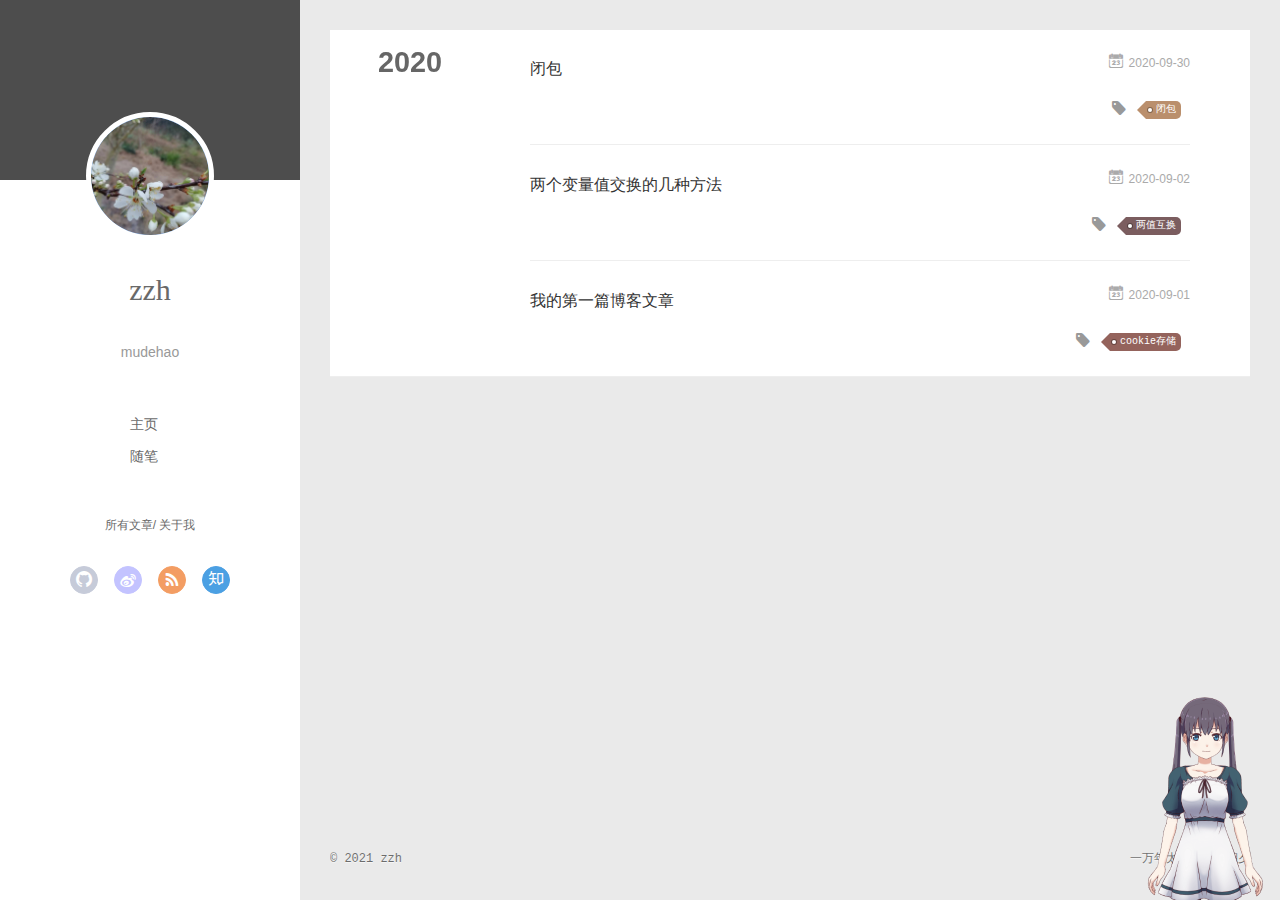
<file: archives/index.html>
<!DOCTYPE html>
<html>
<head>
  <meta charset="utf-8">
  
  <meta name="renderer" content="webkit">
  <meta http-equiv="X-UA-Compatible" content="IE=edge" >
  <link rel="dns-prefetch" href="http://yoursite.com">
  <title>Archives | mudehao的博客</title>
  <meta name="viewport" content="width=device-width, initial-scale=1, maximum-scale=1">
  <meta property="og:type" content="website">
<meta property="og:title" content="mudehao的博客">
<meta property="og:url" content="http://yoursite.com/archives/index.html">
<meta property="og:site_name" content="mudehao的博客">
<meta property="og:locale">
<meta property="article:author" content="zzh">
<meta property="article:tag" content="前端,js,jquery,javascript,html5,开发者,程序猿,程序媛,编程,代码,开源,IT网站,html,css,css3,用户体验">
<meta name="twitter:card" content="summary">
  
    <link rel="alternative" href="/atom.xml" title="mudehao的博客" type="application/atom+xml">
  
  
    <link rel="icon" href="/img/icon.jpg">
  
  <link rel="stylesheet" type="text/css" href="/./main.0cf68a.css">
  <style type="text/css">
  
    #container.show {
      background: linear-gradient(200deg,#a0cfe4,#e8c37e);
    }
  </style>
  

  

<meta name="generator" content="Hexo 5.1.1"></head>

<body>
  <div id="container" q-class="show:isCtnShow">
    <canvas id="anm-canvas" class="anm-canvas"></canvas>
    <div class="left-col" q-class="show:isShow">
      
<div class="overlay" style="background: #4d4d4d"></div>
<div class="intrude-less">
	<header id="header" class="inner">
		<a href="/" class="profilepic">
			<img src="/img/headPortrait.jpg" class="js-avatar">
		</a>
		<hgroup>
		  <h1 class="header-author"><a href="/">zzh</a></h1>
		</hgroup>
		
		<p class="header-subtitle">mudehao</p>
		

		<nav class="header-menu">
			<ul>
			
				<li><a href="/">主页</a></li>
	        
				<li><a href="/tags/%E9%9A%8F%E7%AC%94/">随笔</a></li>
	        
			</ul>
		</nav>
		<nav class="header-smart-menu">
    		
    			
    			<a q-on="click: openSlider(e, 'innerArchive')" href="javascript:void(0)">所有文章</a>
    			
            
    			
            
    			
    			<a q-on="click: openSlider(e, 'aboutme')" href="javascript:void(0)">关于我</a>
    			
            
		</nav>
		<nav class="header-nav">
			<div class="social">
				
					<a class="github" target="_blank" href="#" title="github"><i class="icon-github"></i></a>
		        
					<a class="weibo" target="_blank" href="#" title="weibo"><i class="icon-weibo"></i></a>
		        
					<a class="rss" target="_blank" href="#" title="rss"><i class="icon-rss"></i></a>
		        
					<a class="zhihu" target="_blank" href="#" title="zhihu"><i class="icon-zhihu"></i></a>
		        
			</div>
		</nav>
	</header>		
</div>

    </div>
    <div class="mid-col" q-class="show:isShow,hide:isShow|isFalse">
      
<nav id="mobile-nav">
  	<div class="overlay js-overlay" style="background: #4d4d4d"></div>
	<div class="btnctn js-mobile-btnctn">
  		<div class="slider-trigger list" q-on="click: openSlider(e)"><i class="icon icon-sort"></i></div>
	</div>
	<div class="intrude-less">
		<header id="header" class="inner">
			<div class="profilepic">
				<img src="/img/headPortrait.jpg" class="js-avatar">
			</div>
			<hgroup>
			  <h1 class="header-author js-header-author">zzh</h1>
			</hgroup>
			
			<p class="header-subtitle"><i class="icon icon-quo-left"></i>mudehao<i class="icon icon-quo-right"></i></p>
			
			
			
				
			
				
			
			
			
			<nav class="header-nav">
				<div class="social">
					
						<a class="github" target="_blank" href="#" title="github"><i class="icon-github"></i></a>
			        
						<a class="weibo" target="_blank" href="#" title="weibo"><i class="icon-weibo"></i></a>
			        
						<a class="rss" target="_blank" href="#" title="rss"><i class="icon-rss"></i></a>
			        
						<a class="zhihu" target="_blank" href="#" title="zhihu"><i class="icon-zhihu"></i></a>
			        
				</div>
			</nav>

			<nav class="header-menu js-header-menu">
				<ul style="width: 50%">
				
				
					<li style="width: 50%"><a href="/">主页</a></li>
		        
					<li style="width: 50%"><a href="/tags/%E9%9A%8F%E7%AC%94/">随笔</a></li>
		        
				</ul>
			</nav>
		</header>				
	</div>
	<div class="mobile-mask" style="display:none" q-show="isShow"></div>
</nav>

      <div id="wrapper" class="body-wrap">
        <div class="menu-l">
          <div class="canvas-wrap">
            <canvas data-colors="#eaeaea" data-sectionHeight="100" data-contentId="js-content" id="myCanvas1" class="anm-canvas"></canvas>
          </div>
          <div id="js-content" class="content-ll">
            
  
  
    
    
      
      
      <section class="archives-wrap">
        <div class="archive-year-wrap">
          <a href="/archives/2020" class="archive-year">2020</a>
        </div>
        <div class="archives">
    
    <article class="archive-article archive-type-post">
  <div class="archive-article-inner">
    <header class="archive-article-header">
      	<div class="article-meta">
	      	<a href="/2020/09/30/%E9%97%AD%E5%8C%85/" class="archive-article-date">
  	<time datetime="2020-09-30T12:19:28.000Z" itemprop="datePublished"><i class="icon-calendar icon"></i>2020-09-30</time>
</a>
        </div>
    	 
  
    <h1 itemprop="name">
      <a class="archive-article-title" href="/2020/09/30/%E9%97%AD%E5%8C%85/">闭包</a>
    </h1>
  

        <div class="article-info info-on-right">
          
	<div class="article-tag tagcloud">
		<i class="icon-price-tags icon"></i>
		<ul class="article-tag-list">
			 
        		<li class="article-tag-list-item">
        			<a href="javascript:void(0)" class="js-tag article-tag-list-link color3">闭包</a>
        		</li>
      		
		</ul>
	</div>

          

        </div>
        <div class="clearfix"></div>
    </header>
  </div>
</article>
  
    
    
    <article class="archive-article archive-type-post">
  <div class="archive-article-inner">
    <header class="archive-article-header">
      	<div class="article-meta">
	      	<a href="/2020/09/02/%E4%B8%A4%E4%B8%AA%E5%8F%98%E9%87%8F%E5%80%BC%E4%BA%A4%E6%8D%A2%E7%9A%84%E5%87%A0%E7%A7%8D%E6%96%B9%E6%B3%95/" class="archive-article-date">
  	<time datetime="2020-09-02T15:05:01.000Z" itemprop="datePublished"><i class="icon-calendar icon"></i>2020-09-02</time>
</a>
        </div>
    	 
  
    <h1 itemprop="name">
      <a class="archive-article-title" href="/2020/09/02/%E4%B8%A4%E4%B8%AA%E5%8F%98%E9%87%8F%E5%80%BC%E4%BA%A4%E6%8D%A2%E7%9A%84%E5%87%A0%E7%A7%8D%E6%96%B9%E6%B3%95/">两个变量值交换的几种方法</a>
    </h1>
  

        <div class="article-info info-on-right">
          
	<div class="article-tag tagcloud">
		<i class="icon-price-tags icon"></i>
		<ul class="article-tag-list">
			 
        		<li class="article-tag-list-item">
        			<a href="javascript:void(0)" class="js-tag article-tag-list-link color5">两值互换</a>
        		</li>
      		
		</ul>
	</div>

          

        </div>
        <div class="clearfix"></div>
    </header>
  </div>
</article>
  
    
    
    <article class="archive-article archive-type-post">
  <div class="archive-article-inner">
    <header class="archive-article-header">
      	<div class="article-meta">
	      	<a href="/2020/09/01/%E6%88%91%E7%9A%84%E7%AC%AC%E4%B8%80%E7%AF%87%E5%8D%9A%E5%AE%A2%E6%96%87%E7%AB%A0/" class="archive-article-date">
  	<time datetime="2020-09-01T06:50:18.000Z" itemprop="datePublished"><i class="icon-calendar icon"></i>2020-09-01</time>
</a>
        </div>
    	 
  
    <h1 itemprop="name">
      <a class="archive-article-title" href="/2020/09/01/%E6%88%91%E7%9A%84%E7%AC%AC%E4%B8%80%E7%AF%87%E5%8D%9A%E5%AE%A2%E6%96%87%E7%AB%A0/">我的第一篇博客文章</a>
    </h1>
  

        <div class="article-info info-on-right">
          
	<div class="article-tag tagcloud">
		<i class="icon-price-tags icon"></i>
		<ul class="article-tag-list">
			 
        		<li class="article-tag-list-item">
        			<a href="javascript:void(0)" class="js-tag article-tag-list-link color4">cookie存储</a>
        		</li>
      		
		</ul>
	</div>

          

        </div>
        <div class="clearfix"></div>
    </header>
  </div>
</article>
  
  
    </div></section>
  

    


          </div>
        </div>
      </div>
      <footer id="footer">
  <div class="outer">
    <div id="footer-info">
    	<div class="footer-left">
    		&copy; 2021 zzh
    	</div>
      	<div class="footer-right">
			  <!-- <a href="http://hexo.io/" target="_blank">Hexo</a>  Theme <a href="https://github.com/litten/hexo-theme-yilia" target="_blank">Yilia</a> by Litten -->
			  <p>一万年太久，只争朝夕</p>
      	</div>
    </div>
  </div>
</footer>
    </div>
    <script>
	var yiliaConfig = {
		mathjax: false,
		isHome: false,
		isPost: false,
		isArchive: true,
		isTag: false,
		isCategory: false,
		open_in_new: false,
		toc_hide_index: true,
		root: "/",
		innerArchive: true,
		showTags: true
	}
</script>

<script>!function(t){function n(e){if(r[e])return r[e].exports;var i=r[e]={exports:{},id:e,loaded:!1};return t[e].call(i.exports,i,i.exports,n),i.loaded=!0,i.exports}var r={};n.m=t,n.c=r,n.p="./",n(0)}([function(t,n,r){r(195),t.exports=r(191)},function(t,n,r){var e=r(3),i=r(52),o=r(27),u=r(28),c=r(53),f="prototype",a=function(t,n,r){var s,l,h,v,p=t&a.F,d=t&a.G,y=t&a.S,g=t&a.P,b=t&a.B,m=d?e:y?e[n]||(e[n]={}):(e[n]||{})[f],x=d?i:i[n]||(i[n]={}),w=x[f]||(x[f]={});d&&(r=n);for(s in r)l=!p&&m&&void 0!==m[s],h=(l?m:r)[s],v=b&&l?c(h,e):g&&"function"==typeof h?c(Function.call,h):h,m&&u(m,s,h,t&a.U),x[s]!=h&&o(x,s,v),g&&w[s]!=h&&(w[s]=h)};e.core=i,a.F=1,a.G=2,a.S=4,a.P=8,a.B=16,a.W=32,a.U=64,a.R=128,t.exports=a},function(t,n,r){var e=r(6);t.exports=function(t){if(!e(t))throw TypeError(t+" is not an object!");return t}},function(t,n){var r=t.exports="undefined"!=typeof window&&window.Math==Math?window:"undefined"!=typeof self&&self.Math==Math?self:Function("return this")();"number"==typeof __g&&(__g=r)},function(t,n){t.exports=function(t){try{return!!t()}catch(t){return!0}}},function(t,n){var r=t.exports="undefined"!=typeof window&&window.Math==Math?window:"undefined"!=typeof self&&self.Math==Math?self:Function("return this")();"number"==typeof __g&&(__g=r)},function(t,n){t.exports=function(t){return"object"==typeof t?null!==t:"function"==typeof t}},function(t,n,r){var e=r(126)("wks"),i=r(76),o=r(3).Symbol,u="function"==typeof o;(t.exports=function(t){return e[t]||(e[t]=u&&o[t]||(u?o:i)("Symbol."+t))}).store=e},function(t,n){var r={}.hasOwnProperty;t.exports=function(t,n){return r.call(t,n)}},function(t,n,r){var e=r(94),i=r(33);t.exports=function(t){return e(i(t))}},function(t,n,r){t.exports=!r(4)(function(){return 7!=Object.defineProperty({},"a",{get:function(){return 7}}).a})},function(t,n,r){var e=r(2),i=r(167),o=r(50),u=Object.defineProperty;n.f=r(10)?Object.defineProperty:function(t,n,r){if(e(t),n=o(n,!0),e(r),i)try{return u(t,n,r)}catch(t){}if("get"in r||"set"in r)throw TypeError("Accessors not supported!");return"value"in r&&(t[n]=r.value),t}},function(t,n,r){t.exports=!r(18)(function(){return 7!=Object.defineProperty({},"a",{get:function(){return 7}}).a})},function(t,n,r){var e=r(14),i=r(22);t.exports=r(12)?function(t,n,r){return e.f(t,n,i(1,r))}:function(t,n,r){return t[n]=r,t}},function(t,n,r){var e=r(20),i=r(58),o=r(42),u=Object.defineProperty;n.f=r(12)?Object.defineProperty:function(t,n,r){if(e(t),n=o(n,!0),e(r),i)try{return u(t,n,r)}catch(t){}if("get"in r||"set"in r)throw TypeError("Accessors not supported!");return"value"in r&&(t[n]=r.value),t}},function(t,n,r){var e=r(40)("wks"),i=r(23),o=r(5).Symbol,u="function"==typeof o;(t.exports=function(t){return e[t]||(e[t]=u&&o[t]||(u?o:i)("Symbol."+t))}).store=e},function(t,n,r){var e=r(67),i=Math.min;t.exports=function(t){return t>0?i(e(t),9007199254740991):0}},function(t,n,r){var e=r(46);t.exports=function(t){return Object(e(t))}},function(t,n){t.exports=function(t){try{return!!t()}catch(t){return!0}}},function(t,n,r){var e=r(63),i=r(34);t.exports=Object.keys||function(t){return e(t,i)}},function(t,n,r){var e=r(21);t.exports=function(t){if(!e(t))throw TypeError(t+" is not an object!");return t}},function(t,n){t.exports=function(t){return"object"==typeof t?null!==t:"function"==typeof t}},function(t,n){t.exports=function(t,n){return{enumerable:!(1&t),configurable:!(2&t),writable:!(4&t),value:n}}},function(t,n){var r=0,e=Math.random();t.exports=function(t){return"Symbol(".concat(void 0===t?"":t,")_",(++r+e).toString(36))}},function(t,n){var r={}.hasOwnProperty;t.exports=function(t,n){return r.call(t,n)}},function(t,n){var r=t.exports={version:"2.4.0"};"number"==typeof __e&&(__e=r)},function(t,n){t.exports=function(t){if("function"!=typeof t)throw TypeError(t+" is not a function!");return t}},function(t,n,r){var e=r(11),i=r(66);t.exports=r(10)?function(t,n,r){return e.f(t,n,i(1,r))}:function(t,n,r){return t[n]=r,t}},function(t,n,r){var e=r(3),i=r(27),o=r(24),u=r(76)("src"),c="toString",f=Function[c],a=(""+f).split(c);r(52).inspectSource=function(t){return f.call(t)},(t.exports=function(t,n,r,c){var f="function"==typeof r;f&&(o(r,"name")||i(r,"name",n)),t[n]!==r&&(f&&(o(r,u)||i(r,u,t[n]?""+t[n]:a.join(String(n)))),t===e?t[n]=r:c?t[n]?t[n]=r:i(t,n,r):(delete t[n],i(t,n,r)))})(Function.prototype,c,function(){return"function"==typeof this&&this[u]||f.call(this)})},function(t,n,r){var e=r(1),i=r(4),o=r(46),u=function(t,n,r,e){var i=String(o(t)),u="<"+n;return""!==r&&(u+=" "+r+'="'+String(e).replace(/"/g,"&quot;")+'"'),u+">"+i+"</"+n+">"};t.exports=function(t,n){var r={};r[t]=n(u),e(e.P+e.F*i(function(){var n=""[t]('"');return n!==n.toLowerCase()||n.split('"').length>3}),"String",r)}},function(t,n,r){var e=r(115),i=r(46);t.exports=function(t){return e(i(t))}},function(t,n,r){var e=r(116),i=r(66),o=r(30),u=r(50),c=r(24),f=r(167),a=Object.getOwnPropertyDescriptor;n.f=r(10)?a:function(t,n){if(t=o(t),n=u(n,!0),f)try{return a(t,n)}catch(t){}if(c(t,n))return i(!e.f.call(t,n),t[n])}},function(t,n,r){var e=r(24),i=r(17),o=r(145)("IE_PROTO"),u=Object.prototype;t.exports=Object.getPrototypeOf||function(t){return t=i(t),e(t,o)?t[o]:"function"==typeof t.constructor&&t instanceof t.constructor?t.constructor.prototype:t instanceof Object?u:null}},function(t,n){t.exports=function(t){if(void 0==t)throw TypeError("Can't call method on  "+t);return t}},function(t,n){t.exports="constructor,hasOwnProperty,isPrototypeOf,propertyIsEnumerable,toLocaleString,toString,valueOf".split(",")},function(t,n){t.exports={}},function(t,n){t.exports=!0},function(t,n){n.f={}.propertyIsEnumerable},function(t,n,r){var e=r(14).f,i=r(8),o=r(15)("toStringTag");t.exports=function(t,n,r){t&&!i(t=r?t:t.prototype,o)&&e(t,o,{configurable:!0,value:n})}},function(t,n,r){var e=r(40)("keys"),i=r(23);t.exports=function(t){return e[t]||(e[t]=i(t))}},function(t,n,r){var e=r(5),i="__core-js_shared__",o=e[i]||(e[i]={});t.exports=function(t){return o[t]||(o[t]={})}},function(t,n){var r=Math.ceil,e=Math.floor;t.exports=function(t){return isNaN(t=+t)?0:(t>0?e:r)(t)}},function(t,n,r){var e=r(21);t.exports=function(t,n){if(!e(t))return t;var r,i;if(n&&"function"==typeof(r=t.toString)&&!e(i=r.call(t)))return i;if("function"==typeof(r=t.valueOf)&&!e(i=r.call(t)))return i;if(!n&&"function"==typeof(r=t.toString)&&!e(i=r.call(t)))return i;throw TypeError("Can't convert object to primitive value")}},function(t,n,r){var e=r(5),i=r(25),o=r(36),u=r(44),c=r(14).f;t.exports=function(t){var n=i.Symbol||(i.Symbol=o?{}:e.Symbol||{});"_"==t.charAt(0)||t in n||c(n,t,{value:u.f(t)})}},function(t,n,r){n.f=r(15)},function(t,n){var r={}.toString;t.exports=function(t){return r.call(t).slice(8,-1)}},function(t,n){t.exports=function(t){if(void 0==t)throw TypeError("Can't call method on  "+t);return t}},function(t,n,r){var e=r(4);t.exports=function(t,n){return!!t&&e(function(){n?t.call(null,function(){},1):t.call(null)})}},function(t,n,r){var e=r(53),i=r(115),o=r(17),u=r(16),c=r(203);t.exports=function(t,n){var r=1==t,f=2==t,a=3==t,s=4==t,l=6==t,h=5==t||l,v=n||c;return function(n,c,p){for(var d,y,g=o(n),b=i(g),m=e(c,p,3),x=u(b.length),w=0,S=r?v(n,x):f?v(n,0):void 0;x>w;w++)if((h||w in b)&&(d=b[w],y=m(d,w,g),t))if(r)S[w]=y;else if(y)switch(t){case 3:return!0;case 5:return d;case 6:return w;case 2:S.push(d)}else if(s)return!1;return l?-1:a||s?s:S}}},function(t,n,r){var e=r(1),i=r(52),o=r(4);t.exports=function(t,n){var r=(i.Object||{})[t]||Object[t],u={};u[t]=n(r),e(e.S+e.F*o(function(){r(1)}),"Object",u)}},function(t,n,r){var e=r(6);t.exports=function(t,n){if(!e(t))return t;var r,i;if(n&&"function"==typeof(r=t.toString)&&!e(i=r.call(t)))return i;if("function"==typeof(r=t.valueOf)&&!e(i=r.call(t)))return i;if(!n&&"function"==typeof(r=t.toString)&&!e(i=r.call(t)))return i;throw TypeError("Can't convert object to primitive value")}},function(t,n,r){var e=r(5),i=r(25),o=r(91),u=r(13),c="prototype",f=function(t,n,r){var a,s,l,h=t&f.F,v=t&f.G,p=t&f.S,d=t&f.P,y=t&f.B,g=t&f.W,b=v?i:i[n]||(i[n]={}),m=b[c],x=v?e:p?e[n]:(e[n]||{})[c];v&&(r=n);for(a in r)(s=!h&&x&&void 0!==x[a])&&a in b||(l=s?x[a]:r[a],b[a]=v&&"function"!=typeof x[a]?r[a]:y&&s?o(l,e):g&&x[a]==l?function(t){var n=function(n,r,e){if(this instanceof t){switch(arguments.length){case 0:return new t;case 1:return new t(n);case 2:return new t(n,r)}return new t(n,r,e)}return t.apply(this,arguments)};return n[c]=t[c],n}(l):d&&"function"==typeof l?o(Function.call,l):l,d&&((b.virtual||(b.virtual={}))[a]=l,t&f.R&&m&&!m[a]&&u(m,a,l)))};f.F=1,f.G=2,f.S=4,f.P=8,f.B=16,f.W=32,f.U=64,f.R=128,t.exports=f},function(t,n){var r=t.exports={version:"2.4.0"};"number"==typeof __e&&(__e=r)},function(t,n,r){var e=r(26);t.exports=function(t,n,r){if(e(t),void 0===n)return t;switch(r){case 1:return function(r){return t.call(n,r)};case 2:return function(r,e){return t.call(n,r,e)};case 3:return function(r,e,i){return t.call(n,r,e,i)}}return function(){return t.apply(n,arguments)}}},function(t,n,r){var e=r(183),i=r(1),o=r(126)("metadata"),u=o.store||(o.store=new(r(186))),c=function(t,n,r){var i=u.get(t);if(!i){if(!r)return;u.set(t,i=new e)}var o=i.get(n);if(!o){if(!r)return;i.set(n,o=new e)}return o},f=function(t,n,r){var e=c(n,r,!1);return void 0!==e&&e.has(t)},a=function(t,n,r){var e=c(n,r,!1);return void 0===e?void 0:e.get(t)},s=function(t,n,r,e){c(r,e,!0).set(t,n)},l=function(t,n){var r=c(t,n,!1),e=[];return r&&r.forEach(function(t,n){e.push(n)}),e},h=function(t){return void 0===t||"symbol"==typeof t?t:String(t)},v=function(t){i(i.S,"Reflect",t)};t.exports={store:u,map:c,has:f,get:a,set:s,keys:l,key:h,exp:v}},function(t,n,r){"use strict";if(r(10)){var e=r(69),i=r(3),o=r(4),u=r(1),c=r(127),f=r(152),a=r(53),s=r(68),l=r(66),h=r(27),v=r(73),p=r(67),d=r(16),y=r(75),g=r(50),b=r(24),m=r(180),x=r(114),w=r(6),S=r(17),_=r(137),O=r(70),E=r(32),P=r(71).f,j=r(154),F=r(76),M=r(7),A=r(48),N=r(117),T=r(146),I=r(155),k=r(80),L=r(123),R=r(74),C=r(130),D=r(160),U=r(11),W=r(31),G=U.f,B=W.f,V=i.RangeError,z=i.TypeError,q=i.Uint8Array,K="ArrayBuffer",J="Shared"+K,Y="BYTES_PER_ELEMENT",H="prototype",$=Array[H],X=f.ArrayBuffer,Q=f.DataView,Z=A(0),tt=A(2),nt=A(3),rt=A(4),et=A(5),it=A(6),ot=N(!0),ut=N(!1),ct=I.values,ft=I.keys,at=I.entries,st=$.lastIndexOf,lt=$.reduce,ht=$.reduceRight,vt=$.join,pt=$.sort,dt=$.slice,yt=$.toString,gt=$.toLocaleString,bt=M("iterator"),mt=M("toStringTag"),xt=F("typed_constructor"),wt=F("def_constructor"),St=c.CONSTR,_t=c.TYPED,Ot=c.VIEW,Et="Wrong length!",Pt=A(1,function(t,n){return Tt(T(t,t[wt]),n)}),jt=o(function(){return 1===new q(new Uint16Array([1]).buffer)[0]}),Ft=!!q&&!!q[H].set&&o(function(){new q(1).set({})}),Mt=function(t,n){if(void 0===t)throw z(Et);var r=+t,e=d(t);if(n&&!m(r,e))throw V(Et);return e},At=function(t,n){var r=p(t);if(r<0||r%n)throw V("Wrong offset!");return r},Nt=function(t){if(w(t)&&_t in t)return t;throw z(t+" is not a typed array!")},Tt=function(t,n){if(!(w(t)&&xt in t))throw z("It is not a typed array constructor!");return new t(n)},It=function(t,n){return kt(T(t,t[wt]),n)},kt=function(t,n){for(var r=0,e=n.length,i=Tt(t,e);e>r;)i[r]=n[r++];return i},Lt=function(t,n,r){G(t,n,{get:function(){return this._d[r]}})},Rt=function(t){var n,r,e,i,o,u,c=S(t),f=arguments.length,s=f>1?arguments[1]:void 0,l=void 0!==s,h=j(c);if(void 0!=h&&!_(h)){for(u=h.call(c),e=[],n=0;!(o=u.next()).done;n++)e.push(o.value);c=e}for(l&&f>2&&(s=a(s,arguments[2],2)),n=0,r=d(c.length),i=Tt(this,r);r>n;n++)i[n]=l?s(c[n],n):c[n];return i},Ct=function(){for(var t=0,n=arguments.length,r=Tt(this,n);n>t;)r[t]=arguments[t++];return r},Dt=!!q&&o(function(){gt.call(new q(1))}),Ut=function(){return gt.apply(Dt?dt.call(Nt(this)):Nt(this),arguments)},Wt={copyWithin:function(t,n){return D.call(Nt(this),t,n,arguments.length>2?arguments[2]:void 0)},every:function(t){return rt(Nt(this),t,arguments.length>1?arguments[1]:void 0)},fill:function(t){return C.apply(Nt(this),arguments)},filter:function(t){return It(this,tt(Nt(this),t,arguments.length>1?arguments[1]:void 0))},find:function(t){return et(Nt(this),t,arguments.length>1?arguments[1]:void 0)},findIndex:function(t){return it(Nt(this),t,arguments.length>1?arguments[1]:void 0)},forEach:function(t){Z(Nt(this),t,arguments.length>1?arguments[1]:void 0)},indexOf:function(t){return ut(Nt(this),t,arguments.length>1?arguments[1]:void 0)},includes:function(t){return ot(Nt(this),t,arguments.length>1?arguments[1]:void 0)},join:function(t){return vt.apply(Nt(this),arguments)},lastIndexOf:function(t){return st.apply(Nt(this),arguments)},map:function(t){return Pt(Nt(this),t,arguments.length>1?arguments[1]:void 0)},reduce:function(t){return lt.apply(Nt(this),arguments)},reduceRight:function(t){return ht.apply(Nt(this),arguments)},reverse:function(){for(var t,n=this,r=Nt(n).length,e=Math.floor(r/2),i=0;i<e;)t=n[i],n[i++]=n[--r],n[r]=t;return n},some:function(t){return nt(Nt(this),t,arguments.length>1?arguments[1]:void 0)},sort:function(t){return pt.call(Nt(this),t)},subarray:function(t,n){var r=Nt(this),e=r.length,i=y(t,e);return new(T(r,r[wt]))(r.buffer,r.byteOffset+i*r.BYTES_PER_ELEMENT,d((void 0===n?e:y(n,e))-i))}},Gt=function(t,n){return It(this,dt.call(Nt(this),t,n))},Bt=function(t){Nt(this);var n=At(arguments[1],1),r=this.length,e=S(t),i=d(e.length),o=0;if(i+n>r)throw V(Et);for(;o<i;)this[n+o]=e[o++]},Vt={entries:function(){return at.call(Nt(this))},keys:function(){return ft.call(Nt(this))},values:function(){return ct.call(Nt(this))}},zt=function(t,n){return w(t)&&t[_t]&&"symbol"!=typeof n&&n in t&&String(+n)==String(n)},qt=function(t,n){return zt(t,n=g(n,!0))?l(2,t[n]):B(t,n)},Kt=function(t,n,r){return!(zt(t,n=g(n,!0))&&w(r)&&b(r,"value"))||b(r,"get")||b(r,"set")||r.configurable||b(r,"writable")&&!r.writable||b(r,"enumerable")&&!r.enumerable?G(t,n,r):(t[n]=r.value,t)};St||(W.f=qt,U.f=Kt),u(u.S+u.F*!St,"Object",{getOwnPropertyDescriptor:qt,defineProperty:Kt}),o(function(){yt.call({})})&&(yt=gt=function(){return vt.call(this)});var Jt=v({},Wt);v(Jt,Vt),h(Jt,bt,Vt.values),v(Jt,{slice:Gt,set:Bt,constructor:function(){},toString:yt,toLocaleString:Ut}),Lt(Jt,"buffer","b"),Lt(Jt,"byteOffset","o"),Lt(Jt,"byteLength","l"),Lt(Jt,"length","e"),G(Jt,mt,{get:function(){return this[_t]}}),t.exports=function(t,n,r,f){f=!!f;var a=t+(f?"Clamped":"")+"Array",l="Uint8Array"!=a,v="get"+t,p="set"+t,y=i[a],g=y||{},b=y&&E(y),m=!y||!c.ABV,S={},_=y&&y[H],j=function(t,r){var e=t._d;return e.v[v](r*n+e.o,jt)},F=function(t,r,e){var i=t._d;f&&(e=(e=Math.round(e))<0?0:e>255?255:255&e),i.v[p](r*n+i.o,e,jt)},M=function(t,n){G(t,n,{get:function(){return j(this,n)},set:function(t){return F(this,n,t)},enumerable:!0})};m?(y=r(function(t,r,e,i){s(t,y,a,"_d");var o,u,c,f,l=0,v=0;if(w(r)){if(!(r instanceof X||(f=x(r))==K||f==J))return _t in r?kt(y,r):Rt.call(y,r);o=r,v=At(e,n);var p=r.byteLength;if(void 0===i){if(p%n)throw V(Et);if((u=p-v)<0)throw V(Et)}else if((u=d(i)*n)+v>p)throw V(Et);c=u/n}else c=Mt(r,!0),u=c*n,o=new X(u);for(h(t,"_d",{b:o,o:v,l:u,e:c,v:new Q(o)});l<c;)M(t,l++)}),_=y[H]=O(Jt),h(_,"constructor",y)):L(function(t){new y(null),new y(t)},!0)||(y=r(function(t,r,e,i){s(t,y,a);var o;return w(r)?r instanceof X||(o=x(r))==K||o==J?void 0!==i?new g(r,At(e,n),i):void 0!==e?new g(r,At(e,n)):new g(r):_t in r?kt(y,r):Rt.call(y,r):new g(Mt(r,l))}),Z(b!==Function.prototype?P(g).concat(P(b)):P(g),function(t){t in y||h(y,t,g[t])}),y[H]=_,e||(_.constructor=y));var A=_[bt],N=!!A&&("values"==A.name||void 0==A.name),T=Vt.values;h(y,xt,!0),h(_,_t,a),h(_,Ot,!0),h(_,wt,y),(f?new y(1)[mt]==a:mt in _)||G(_,mt,{get:function(){return a}}),S[a]=y,u(u.G+u.W+u.F*(y!=g),S),u(u.S,a,{BYTES_PER_ELEMENT:n,from:Rt,of:Ct}),Y in _||h(_,Y,n),u(u.P,a,Wt),R(a),u(u.P+u.F*Ft,a,{set:Bt}),u(u.P+u.F*!N,a,Vt),u(u.P+u.F*(_.toString!=yt),a,{toString:yt}),u(u.P+u.F*o(function(){new y(1).slice()}),a,{slice:Gt}),u(u.P+u.F*(o(function(){return[1,2].toLocaleString()!=new y([1,2]).toLocaleString()})||!o(function(){_.toLocaleString.call([1,2])})),a,{toLocaleString:Ut}),k[a]=N?A:T,e||N||h(_,bt,T)}}else t.exports=function(){}},function(t,n){var r={}.toString;t.exports=function(t){return r.call(t).slice(8,-1)}},function(t,n,r){var e=r(21),i=r(5).document,o=e(i)&&e(i.createElement);t.exports=function(t){return o?i.createElement(t):{}}},function(t,n,r){t.exports=!r(12)&&!r(18)(function(){return 7!=Object.defineProperty(r(57)("div"),"a",{get:function(){return 7}}).a})},function(t,n,r){"use strict";var e=r(36),i=r(51),o=r(64),u=r(13),c=r(8),f=r(35),a=r(96),s=r(38),l=r(103),h=r(15)("iterator"),v=!([].keys&&"next"in[].keys()),p="keys",d="values",y=function(){return this};t.exports=function(t,n,r,g,b,m,x){a(r,n,g);var w,S,_,O=function(t){if(!v&&t in F)return F[t];switch(t){case p:case d:return function(){return new r(this,t)}}return function(){return new r(this,t)}},E=n+" Iterator",P=b==d,j=!1,F=t.prototype,M=F[h]||F["@@iterator"]||b&&F[b],A=M||O(b),N=b?P?O("entries"):A:void 0,T="Array"==n?F.entries||M:M;if(T&&(_=l(T.call(new t)))!==Object.prototype&&(s(_,E,!0),e||c(_,h)||u(_,h,y)),P&&M&&M.name!==d&&(j=!0,A=function(){return M.call(this)}),e&&!x||!v&&!j&&F[h]||u(F,h,A),f[n]=A,f[E]=y,b)if(w={values:P?A:O(d),keys:m?A:O(p),entries:N},x)for(S in w)S in F||o(F,S,w[S]);else i(i.P+i.F*(v||j),n,w);return w}},function(t,n,r){var e=r(20),i=r(100),o=r(34),u=r(39)("IE_PROTO"),c=function(){},f="prototype",a=function(){var t,n=r(57)("iframe"),e=o.length;for(n.style.display="none",r(93).appendChild(n),n.src="javascript:",t=n.contentWindow.document,t.open(),t.write("<script>document.F=Object<\/script>"),t.close(),a=t.F;e--;)delete a[f][o[e]];return a()};t.exports=Object.create||function(t,n){var r;return null!==t?(c[f]=e(t),r=new c,c[f]=null,r[u]=t):r=a(),void 0===n?r:i(r,n)}},function(t,n,r){var e=r(63),i=r(34).concat("length","prototype");n.f=Object.getOwnPropertyNames||function(t){return e(t,i)}},function(t,n){n.f=Object.getOwnPropertySymbols},function(t,n,r){var e=r(8),i=r(9),o=r(90)(!1),u=r(39)("IE_PROTO");t.exports=function(t,n){var r,c=i(t),f=0,a=[];for(r in c)r!=u&&e(c,r)&&a.push(r);for(;n.length>f;)e(c,r=n[f++])&&(~o(a,r)||a.push(r));return a}},function(t,n,r){t.exports=r(13)},function(t,n,r){var e=r(76)("meta"),i=r(6),o=r(24),u=r(11).f,c=0,f=Object.isExtensible||function(){return!0},a=!r(4)(function(){return f(Object.preventExtensions({}))}),s=function(t){u(t,e,{value:{i:"O"+ ++c,w:{}}})},l=function(t,n){if(!i(t))return"symbol"==typeof t?t:("string"==typeof t?"S":"P")+t;if(!o(t,e)){if(!f(t))return"F";if(!n)return"E";s(t)}return t[e].i},h=function(t,n){if(!o(t,e)){if(!f(t))return!0;if(!n)return!1;s(t)}return t[e].w},v=function(t){return a&&p.NEED&&f(t)&&!o(t,e)&&s(t),t},p=t.exports={KEY:e,NEED:!1,fastKey:l,getWeak:h,onFreeze:v}},function(t,n){t.exports=function(t,n){return{enumerable:!(1&t),configurable:!(2&t),writable:!(4&t),value:n}}},function(t,n){var r=Math.ceil,e=Math.floor;t.exports=function(t){return isNaN(t=+t)?0:(t>0?e:r)(t)}},function(t,n){t.exports=function(t,n,r,e){if(!(t instanceof n)||void 0!==e&&e in t)throw TypeError(r+": incorrect invocation!");return t}},function(t,n){t.exports=!1},function(t,n,r){var e=r(2),i=r(173),o=r(133),u=r(145)("IE_PROTO"),c=function(){},f="prototype",a=function(){var t,n=r(132)("iframe"),e=o.length;for(n.style.display="none",r(135).appendChild(n),n.src="javascript:",t=n.contentWindow.document,t.open(),t.write("<script>document.F=Object<\/script>"),t.close(),a=t.F;e--;)delete a[f][o[e]];return a()};t.exports=Object.create||function(t,n){var r;return null!==t?(c[f]=e(t),r=new c,c[f]=null,r[u]=t):r=a(),void 0===n?r:i(r,n)}},function(t,n,r){var e=r(175),i=r(133).concat("length","prototype");n.f=Object.getOwnPropertyNames||function(t){return e(t,i)}},function(t,n,r){var e=r(175),i=r(133);t.exports=Object.keys||function(t){return e(t,i)}},function(t,n,r){var e=r(28);t.exports=function(t,n,r){for(var i in n)e(t,i,n[i],r);return t}},function(t,n,r){"use strict";var e=r(3),i=r(11),o=r(10),u=r(7)("species");t.exports=function(t){var n=e[t];o&&n&&!n[u]&&i.f(n,u,{configurable:!0,get:function(){return this}})}},function(t,n,r){var e=r(67),i=Math.max,o=Math.min;t.exports=function(t,n){return t=e(t),t<0?i(t+n,0):o(t,n)}},function(t,n){var r=0,e=Math.random();t.exports=function(t){return"Symbol(".concat(void 0===t?"":t,")_",(++r+e).toString(36))}},function(t,n,r){var e=r(33);t.exports=function(t){return Object(e(t))}},function(t,n,r){var e=r(7)("unscopables"),i=Array.prototype;void 0==i[e]&&r(27)(i,e,{}),t.exports=function(t){i[e][t]=!0}},function(t,n,r){var e=r(53),i=r(169),o=r(137),u=r(2),c=r(16),f=r(154),a={},s={},n=t.exports=function(t,n,r,l,h){var v,p,d,y,g=h?function(){return t}:f(t),b=e(r,l,n?2:1),m=0;if("function"!=typeof g)throw TypeError(t+" is not iterable!");if(o(g)){for(v=c(t.length);v>m;m++)if((y=n?b(u(p=t[m])[0],p[1]):b(t[m]))===a||y===s)return y}else for(d=g.call(t);!(p=d.next()).done;)if((y=i(d,b,p.value,n))===a||y===s)return y};n.BREAK=a,n.RETURN=s},function(t,n){t.exports={}},function(t,n,r){var e=r(11).f,i=r(24),o=r(7)("toStringTag");t.exports=function(t,n,r){t&&!i(t=r?t:t.prototype,o)&&e(t,o,{configurable:!0,value:n})}},function(t,n,r){var e=r(1),i=r(46),o=r(4),u=r(150),c="["+u+"]",f="​",a=RegExp("^"+c+c+"*"),s=RegExp(c+c+"*$"),l=function(t,n,r){var i={},c=o(function(){return!!u[t]()||f[t]()!=f}),a=i[t]=c?n(h):u[t];r&&(i[r]=a),e(e.P+e.F*c,"String",i)},h=l.trim=function(t,n){return t=String(i(t)),1&n&&(t=t.replace(a,"")),2&n&&(t=t.replace(s,"")),t};t.exports=l},function(t,n,r){t.exports={default:r(86),__esModule:!0}},function(t,n,r){t.exports={default:r(87),__esModule:!0}},function(t,n,r){"use strict";function e(t){return t&&t.__esModule?t:{default:t}}n.__esModule=!0;var i=r(84),o=e(i),u=r(83),c=e(u),f="function"==typeof c.default&&"symbol"==typeof o.default?function(t){return typeof t}:function(t){return t&&"function"==typeof c.default&&t.constructor===c.default&&t!==c.default.prototype?"symbol":typeof t};n.default="function"==typeof c.default&&"symbol"===f(o.default)?function(t){return void 0===t?"undefined":f(t)}:function(t){return t&&"function"==typeof c.default&&t.constructor===c.default&&t!==c.default.prototype?"symbol":void 0===t?"undefined":f(t)}},function(t,n,r){r(110),r(108),r(111),r(112),t.exports=r(25).Symbol},function(t,n,r){r(109),r(113),t.exports=r(44).f("iterator")},function(t,n){t.exports=function(t){if("function"!=typeof t)throw TypeError(t+" is not a function!");return t}},function(t,n){t.exports=function(){}},function(t,n,r){var e=r(9),i=r(106),o=r(105);t.exports=function(t){return function(n,r,u){var c,f=e(n),a=i(f.length),s=o(u,a);if(t&&r!=r){for(;a>s;)if((c=f[s++])!=c)return!0}else for(;a>s;s++)if((t||s in f)&&f[s]===r)return t||s||0;return!t&&-1}}},function(t,n,r){var e=r(88);t.exports=function(t,n,r){if(e(t),void 0===n)return t;switch(r){case 1:return function(r){return t.call(n,r)};case 2:return function(r,e){return t.call(n,r,e)};case 3:return function(r,e,i){return t.call(n,r,e,i)}}return function(){return t.apply(n,arguments)}}},function(t,n,r){var e=r(19),i=r(62),o=r(37);t.exports=function(t){var n=e(t),r=i.f;if(r)for(var u,c=r(t),f=o.f,a=0;c.length>a;)f.call(t,u=c[a++])&&n.push(u);return n}},function(t,n,r){t.exports=r(5).document&&document.documentElement},function(t,n,r){var e=r(56);t.exports=Object("z").propertyIsEnumerable(0)?Object:function(t){return"String"==e(t)?t.split(""):Object(t)}},function(t,n,r){var e=r(56);t.exports=Array.isArray||function(t){return"Array"==e(t)}},function(t,n,r){"use strict";var e=r(60),i=r(22),o=r(38),u={};r(13)(u,r(15)("iterator"),function(){return this}),t.exports=function(t,n,r){t.prototype=e(u,{next:i(1,r)}),o(t,n+" Iterator")}},function(t,n){t.exports=function(t,n){return{value:n,done:!!t}}},function(t,n,r){var e=r(19),i=r(9);t.exports=function(t,n){for(var r,o=i(t),u=e(o),c=u.length,f=0;c>f;)if(o[r=u[f++]]===n)return r}},function(t,n,r){var e=r(23)("meta"),i=r(21),o=r(8),u=r(14).f,c=0,f=Object.isExtensible||function(){return!0},a=!r(18)(function(){return f(Object.preventExtensions({}))}),s=function(t){u(t,e,{value:{i:"O"+ ++c,w:{}}})},l=function(t,n){if(!i(t))return"symbol"==typeof t?t:("string"==typeof t?"S":"P")+t;if(!o(t,e)){if(!f(t))return"F";if(!n)return"E";s(t)}return t[e].i},h=function(t,n){if(!o(t,e)){if(!f(t))return!0;if(!n)return!1;s(t)}return t[e].w},v=function(t){return a&&p.NEED&&f(t)&&!o(t,e)&&s(t),t},p=t.exports={KEY:e,NEED:!1,fastKey:l,getWeak:h,onFreeze:v}},function(t,n,r){var e=r(14),i=r(20),o=r(19);t.exports=r(12)?Object.defineProperties:function(t,n){i(t);for(var r,u=o(n),c=u.length,f=0;c>f;)e.f(t,r=u[f++],n[r]);return t}},function(t,n,r){var e=r(37),i=r(22),o=r(9),u=r(42),c=r(8),f=r(58),a=Object.getOwnPropertyDescriptor;n.f=r(12)?a:function(t,n){if(t=o(t),n=u(n,!0),f)try{return a(t,n)}catch(t){}if(c(t,n))return i(!e.f.call(t,n),t[n])}},function(t,n,r){var e=r(9),i=r(61).f,o={}.toString,u="object"==typeof window&&window&&Object.getOwnPropertyNames?Object.getOwnPropertyNames(window):[],c=function(t){try{return i(t)}catch(t){return u.slice()}};t.exports.f=function(t){return u&&"[object Window]"==o.call(t)?c(t):i(e(t))}},function(t,n,r){var e=r(8),i=r(77),o=r(39)("IE_PROTO"),u=Object.prototype;t.exports=Object.getPrototypeOf||function(t){return t=i(t),e(t,o)?t[o]:"function"==typeof t.constructor&&t instanceof t.constructor?t.constructor.prototype:t instanceof Object?u:null}},function(t,n,r){var e=r(41),i=r(33);t.exports=function(t){return function(n,r){var o,u,c=String(i(n)),f=e(r),a=c.length;return f<0||f>=a?t?"":void 0:(o=c.charCodeAt(f),o<55296||o>56319||f+1===a||(u=c.charCodeAt(f+1))<56320||u>57343?t?c.charAt(f):o:t?c.slice(f,f+2):u-56320+(o-55296<<10)+65536)}}},function(t,n,r){var e=r(41),i=Math.max,o=Math.min;t.exports=function(t,n){return t=e(t),t<0?i(t+n,0):o(t,n)}},function(t,n,r){var e=r(41),i=Math.min;t.exports=function(t){return t>0?i(e(t),9007199254740991):0}},function(t,n,r){"use strict";var e=r(89),i=r(97),o=r(35),u=r(9);t.exports=r(59)(Array,"Array",function(t,n){this._t=u(t),this._i=0,this._k=n},function(){var t=this._t,n=this._k,r=this._i++;return!t||r>=t.length?(this._t=void 0,i(1)):"keys"==n?i(0,r):"values"==n?i(0,t[r]):i(0,[r,t[r]])},"values"),o.Arguments=o.Array,e("keys"),e("values"),e("entries")},function(t,n){},function(t,n,r){"use strict";var e=r(104)(!0);r(59)(String,"String",function(t){this._t=String(t),this._i=0},function(){var t,n=this._t,r=this._i;return r>=n.length?{value:void 0,done:!0}:(t=e(n,r),this._i+=t.length,{value:t,done:!1})})},function(t,n,r){"use strict";var e=r(5),i=r(8),o=r(12),u=r(51),c=r(64),f=r(99).KEY,a=r(18),s=r(40),l=r(38),h=r(23),v=r(15),p=r(44),d=r(43),y=r(98),g=r(92),b=r(95),m=r(20),x=r(9),w=r(42),S=r(22),_=r(60),O=r(102),E=r(101),P=r(14),j=r(19),F=E.f,M=P.f,A=O.f,N=e.Symbol,T=e.JSON,I=T&&T.stringify,k="prototype",L=v("_hidden"),R=v("toPrimitive"),C={}.propertyIsEnumerable,D=s("symbol-registry"),U=s("symbols"),W=s("op-symbols"),G=Object[k],B="function"==typeof N,V=e.QObject,z=!V||!V[k]||!V[k].findChild,q=o&&a(function(){return 7!=_(M({},"a",{get:function(){return M(this,"a",{value:7}).a}})).a})?function(t,n,r){var e=F(G,n);e&&delete G[n],M(t,n,r),e&&t!==G&&M(G,n,e)}:M,K=function(t){var n=U[t]=_(N[k]);return n._k=t,n},J=B&&"symbol"==typeof N.iterator?function(t){return"symbol"==typeof t}:function(t){return t instanceof N},Y=function(t,n,r){return t===G&&Y(W,n,r),m(t),n=w(n,!0),m(r),i(U,n)?(r.enumerable?(i(t,L)&&t[L][n]&&(t[L][n]=!1),r=_(r,{enumerable:S(0,!1)})):(i(t,L)||M(t,L,S(1,{})),t[L][n]=!0),q(t,n,r)):M(t,n,r)},H=function(t,n){m(t);for(var r,e=g(n=x(n)),i=0,o=e.length;o>i;)Y(t,r=e[i++],n[r]);return t},$=function(t,n){return void 0===n?_(t):H(_(t),n)},X=function(t){var n=C.call(this,t=w(t,!0));return!(this===G&&i(U,t)&&!i(W,t))&&(!(n||!i(this,t)||!i(U,t)||i(this,L)&&this[L][t])||n)},Q=function(t,n){if(t=x(t),n=w(n,!0),t!==G||!i(U,n)||i(W,n)){var r=F(t,n);return!r||!i(U,n)||i(t,L)&&t[L][n]||(r.enumerable=!0),r}},Z=function(t){for(var n,r=A(x(t)),e=[],o=0;r.length>o;)i(U,n=r[o++])||n==L||n==f||e.push(n);return e},tt=function(t){for(var n,r=t===G,e=A(r?W:x(t)),o=[],u=0;e.length>u;)!i(U,n=e[u++])||r&&!i(G,n)||o.push(U[n]);return o};B||(N=function(){if(this instanceof N)throw TypeError("Symbol is not a constructor!");var t=h(arguments.length>0?arguments[0]:void 0),n=function(r){this===G&&n.call(W,r),i(this,L)&&i(this[L],t)&&(this[L][t]=!1),q(this,t,S(1,r))};return o&&z&&q(G,t,{configurable:!0,set:n}),K(t)},c(N[k],"toString",function(){return this._k}),E.f=Q,P.f=Y,r(61).f=O.f=Z,r(37).f=X,r(62).f=tt,o&&!r(36)&&c(G,"propertyIsEnumerable",X,!0),p.f=function(t){return K(v(t))}),u(u.G+u.W+u.F*!B,{Symbol:N});for(var nt="hasInstance,isConcatSpreadable,iterator,match,replace,search,species,split,toPrimitive,toStringTag,unscopables".split(","),rt=0;nt.length>rt;)v(nt[rt++]);for(var nt=j(v.store),rt=0;nt.length>rt;)d(nt[rt++]);u(u.S+u.F*!B,"Symbol",{for:function(t){return i(D,t+="")?D[t]:D[t]=N(t)},keyFor:function(t){if(J(t))return y(D,t);throw TypeError(t+" is not a symbol!")},useSetter:function(){z=!0},useSimple:function(){z=!1}}),u(u.S+u.F*!B,"Object",{create:$,defineProperty:Y,defineProperties:H,getOwnPropertyDescriptor:Q,getOwnPropertyNames:Z,getOwnPropertySymbols:tt}),T&&u(u.S+u.F*(!B||a(function(){var t=N();return"[null]"!=I([t])||"{}"!=I({a:t})||"{}"!=I(Object(t))})),"JSON",{stringify:function(t){if(void 0!==t&&!J(t)){for(var n,r,e=[t],i=1;arguments.length>i;)e.push(arguments[i++]);return n=e[1],"function"==typeof n&&(r=n),!r&&b(n)||(n=function(t,n){if(r&&(n=r.call(this,t,n)),!J(n))return n}),e[1]=n,I.apply(T,e)}}}),N[k][R]||r(13)(N[k],R,N[k].valueOf),l(N,"Symbol"),l(Math,"Math",!0),l(e.JSON,"JSON",!0)},function(t,n,r){r(43)("asyncIterator")},function(t,n,r){r(43)("observable")},function(t,n,r){r(107);for(var e=r(5),i=r(13),o=r(35),u=r(15)("toStringTag"),c=["NodeList","DOMTokenList","MediaList","StyleSheetList","CSSRuleList"],f=0;f<5;f++){var a=c[f],s=e[a],l=s&&s.prototype;l&&!l[u]&&i(l,u,a),o[a]=o.Array}},function(t,n,r){var e=r(45),i=r(7)("toStringTag"),o="Arguments"==e(function(){return arguments}()),u=function(t,n){try{return t[n]}catch(t){}};t.exports=function(t){var n,r,c;return void 0===t?"Undefined":null===t?"Null":"string"==typeof(r=u(n=Object(t),i))?r:o?e(n):"Object"==(c=e(n))&&"function"==typeof n.callee?"Arguments":c}},function(t,n,r){var e=r(45);t.exports=Object("z").propertyIsEnumerable(0)?Object:function(t){return"String"==e(t)?t.split(""):Object(t)}},function(t,n){n.f={}.propertyIsEnumerable},function(t,n,r){var e=r(30),i=r(16),o=r(75);t.exports=function(t){return function(n,r,u){var c,f=e(n),a=i(f.length),s=o(u,a);if(t&&r!=r){for(;a>s;)if((c=f[s++])!=c)return!0}else for(;a>s;s++)if((t||s in f)&&f[s]===r)return t||s||0;return!t&&-1}}},function(t,n,r){"use strict";var e=r(3),i=r(1),o=r(28),u=r(73),c=r(65),f=r(79),a=r(68),s=r(6),l=r(4),h=r(123),v=r(81),p=r(136);t.exports=function(t,n,r,d,y,g){var b=e[t],m=b,x=y?"set":"add",w=m&&m.prototype,S={},_=function(t){var n=w[t];o(w,t,"delete"==t?function(t){return!(g&&!s(t))&&n.call(this,0===t?0:t)}:"has"==t?function(t){return!(g&&!s(t))&&n.call(this,0===t?0:t)}:"get"==t?function(t){return g&&!s(t)?void 0:n.call(this,0===t?0:t)}:"add"==t?function(t){return n.call(this,0===t?0:t),this}:function(t,r){return n.call(this,0===t?0:t,r),this})};if("function"==typeof m&&(g||w.forEach&&!l(function(){(new m).entries().next()}))){var O=new m,E=O[x](g?{}:-0,1)!=O,P=l(function(){O.has(1)}),j=h(function(t){new m(t)}),F=!g&&l(function(){for(var t=new m,n=5;n--;)t[x](n,n);return!t.has(-0)});j||(m=n(function(n,r){a(n,m,t);var e=p(new b,n,m);return void 0!=r&&f(r,y,e[x],e),e}),m.prototype=w,w.constructor=m),(P||F)&&(_("delete"),_("has"),y&&_("get")),(F||E)&&_(x),g&&w.clear&&delete w.clear}else m=d.getConstructor(n,t,y,x),u(m.prototype,r),c.NEED=!0;return v(m,t),S[t]=m,i(i.G+i.W+i.F*(m!=b),S),g||d.setStrong(m,t,y),m}},function(t,n,r){"use strict";var e=r(27),i=r(28),o=r(4),u=r(46),c=r(7);t.exports=function(t,n,r){var f=c(t),a=r(u,f,""[t]),s=a[0],l=a[1];o(function(){var n={};return n[f]=function(){return 7},7!=""[t](n)})&&(i(String.prototype,t,s),e(RegExp.prototype,f,2==n?function(t,n){return l.call(t,this,n)}:function(t){return l.call(t,this)}))}
},function(t,n,r){"use strict";var e=r(2);t.exports=function(){var t=e(this),n="";return t.global&&(n+="g"),t.ignoreCase&&(n+="i"),t.multiline&&(n+="m"),t.unicode&&(n+="u"),t.sticky&&(n+="y"),n}},function(t,n){t.exports=function(t,n,r){var e=void 0===r;switch(n.length){case 0:return e?t():t.call(r);case 1:return e?t(n[0]):t.call(r,n[0]);case 2:return e?t(n[0],n[1]):t.call(r,n[0],n[1]);case 3:return e?t(n[0],n[1],n[2]):t.call(r,n[0],n[1],n[2]);case 4:return e?t(n[0],n[1],n[2],n[3]):t.call(r,n[0],n[1],n[2],n[3])}return t.apply(r,n)}},function(t,n,r){var e=r(6),i=r(45),o=r(7)("match");t.exports=function(t){var n;return e(t)&&(void 0!==(n=t[o])?!!n:"RegExp"==i(t))}},function(t,n,r){var e=r(7)("iterator"),i=!1;try{var o=[7][e]();o.return=function(){i=!0},Array.from(o,function(){throw 2})}catch(t){}t.exports=function(t,n){if(!n&&!i)return!1;var r=!1;try{var o=[7],u=o[e]();u.next=function(){return{done:r=!0}},o[e]=function(){return u},t(o)}catch(t){}return r}},function(t,n,r){t.exports=r(69)||!r(4)(function(){var t=Math.random();__defineSetter__.call(null,t,function(){}),delete r(3)[t]})},function(t,n){n.f=Object.getOwnPropertySymbols},function(t,n,r){var e=r(3),i="__core-js_shared__",o=e[i]||(e[i]={});t.exports=function(t){return o[t]||(o[t]={})}},function(t,n,r){for(var e,i=r(3),o=r(27),u=r(76),c=u("typed_array"),f=u("view"),a=!(!i.ArrayBuffer||!i.DataView),s=a,l=0,h="Int8Array,Uint8Array,Uint8ClampedArray,Int16Array,Uint16Array,Int32Array,Uint32Array,Float32Array,Float64Array".split(",");l<9;)(e=i[h[l++]])?(o(e.prototype,c,!0),o(e.prototype,f,!0)):s=!1;t.exports={ABV:a,CONSTR:s,TYPED:c,VIEW:f}},function(t,n){"use strict";var r={versions:function(){var t=window.navigator.userAgent;return{trident:t.indexOf("Trident")>-1,presto:t.indexOf("Presto")>-1,webKit:t.indexOf("AppleWebKit")>-1,gecko:t.indexOf("Gecko")>-1&&-1==t.indexOf("KHTML"),mobile:!!t.match(/AppleWebKit.*Mobile.*/),ios:!!t.match(/\(i[^;]+;( U;)? CPU.+Mac OS X/),android:t.indexOf("Android")>-1||t.indexOf("Linux")>-1,iPhone:t.indexOf("iPhone")>-1||t.indexOf("Mac")>-1,iPad:t.indexOf("iPad")>-1,webApp:-1==t.indexOf("Safari"),weixin:-1==t.indexOf("MicroMessenger")}}()};t.exports=r},function(t,n,r){"use strict";var e=r(85),i=function(t){return t&&t.__esModule?t:{default:t}}(e),o=function(){function t(t,n,e){return n||e?String.fromCharCode(n||e):r[t]||t}function n(t){return e[t]}var r={"&quot;":'"',"&lt;":"<","&gt;":">","&amp;":"&","&nbsp;":" "},e={};for(var u in r)e[r[u]]=u;return r["&apos;"]="'",e["'"]="&#39;",{encode:function(t){return t?(""+t).replace(/['<> "&]/g,n).replace(/\r?\n/g,"<br/>").replace(/\s/g,"&nbsp;"):""},decode:function(n){return n?(""+n).replace(/<br\s*\/?>/gi,"\n").replace(/&quot;|&lt;|&gt;|&amp;|&nbsp;|&apos;|&#(\d+);|&#(\d+)/g,t).replace(/\u00a0/g," "):""},encodeBase16:function(t){if(!t)return t;t+="";for(var n=[],r=0,e=t.length;e>r;r++)n.push(t.charCodeAt(r).toString(16).toUpperCase());return n.join("")},encodeBase16forJSON:function(t){if(!t)return t;t=t.replace(/[\u4E00-\u9FBF]/gi,function(t){return escape(t).replace("%u","\\u")});for(var n=[],r=0,e=t.length;e>r;r++)n.push(t.charCodeAt(r).toString(16).toUpperCase());return n.join("")},decodeBase16:function(t){if(!t)return t;t+="";for(var n=[],r=0,e=t.length;e>r;r+=2)n.push(String.fromCharCode("0x"+t.slice(r,r+2)));return n.join("")},encodeObject:function(t){if(t instanceof Array)for(var n=0,r=t.length;r>n;n++)t[n]=o.encodeObject(t[n]);else if("object"==(void 0===t?"undefined":(0,i.default)(t)))for(var e in t)t[e]=o.encodeObject(t[e]);else if("string"==typeof t)return o.encode(t);return t},loadScript:function(t){var n=document.createElement("script");document.getElementsByTagName("body")[0].appendChild(n),n.setAttribute("src",t)},addLoadEvent:function(t){var n=window.onload;"function"!=typeof window.onload?window.onload=t:window.onload=function(){n(),t()}}}}();t.exports=o},function(t,n,r){"use strict";var e=r(17),i=r(75),o=r(16);t.exports=function(t){for(var n=e(this),r=o(n.length),u=arguments.length,c=i(u>1?arguments[1]:void 0,r),f=u>2?arguments[2]:void 0,a=void 0===f?r:i(f,r);a>c;)n[c++]=t;return n}},function(t,n,r){"use strict";var e=r(11),i=r(66);t.exports=function(t,n,r){n in t?e.f(t,n,i(0,r)):t[n]=r}},function(t,n,r){var e=r(6),i=r(3).document,o=e(i)&&e(i.createElement);t.exports=function(t){return o?i.createElement(t):{}}},function(t,n){t.exports="constructor,hasOwnProperty,isPrototypeOf,propertyIsEnumerable,toLocaleString,toString,valueOf".split(",")},function(t,n,r){var e=r(7)("match");t.exports=function(t){var n=/./;try{"/./"[t](n)}catch(r){try{return n[e]=!1,!"/./"[t](n)}catch(t){}}return!0}},function(t,n,r){t.exports=r(3).document&&document.documentElement},function(t,n,r){var e=r(6),i=r(144).set;t.exports=function(t,n,r){var o,u=n.constructor;return u!==r&&"function"==typeof u&&(o=u.prototype)!==r.prototype&&e(o)&&i&&i(t,o),t}},function(t,n,r){var e=r(80),i=r(7)("iterator"),o=Array.prototype;t.exports=function(t){return void 0!==t&&(e.Array===t||o[i]===t)}},function(t,n,r){var e=r(45);t.exports=Array.isArray||function(t){return"Array"==e(t)}},function(t,n,r){"use strict";var e=r(70),i=r(66),o=r(81),u={};r(27)(u,r(7)("iterator"),function(){return this}),t.exports=function(t,n,r){t.prototype=e(u,{next:i(1,r)}),o(t,n+" Iterator")}},function(t,n,r){"use strict";var e=r(69),i=r(1),o=r(28),u=r(27),c=r(24),f=r(80),a=r(139),s=r(81),l=r(32),h=r(7)("iterator"),v=!([].keys&&"next"in[].keys()),p="keys",d="values",y=function(){return this};t.exports=function(t,n,r,g,b,m,x){a(r,n,g);var w,S,_,O=function(t){if(!v&&t in F)return F[t];switch(t){case p:case d:return function(){return new r(this,t)}}return function(){return new r(this,t)}},E=n+" Iterator",P=b==d,j=!1,F=t.prototype,M=F[h]||F["@@iterator"]||b&&F[b],A=M||O(b),N=b?P?O("entries"):A:void 0,T="Array"==n?F.entries||M:M;if(T&&(_=l(T.call(new t)))!==Object.prototype&&(s(_,E,!0),e||c(_,h)||u(_,h,y)),P&&M&&M.name!==d&&(j=!0,A=function(){return M.call(this)}),e&&!x||!v&&!j&&F[h]||u(F,h,A),f[n]=A,f[E]=y,b)if(w={values:P?A:O(d),keys:m?A:O(p),entries:N},x)for(S in w)S in F||o(F,S,w[S]);else i(i.P+i.F*(v||j),n,w);return w}},function(t,n){var r=Math.expm1;t.exports=!r||r(10)>22025.465794806718||r(10)<22025.465794806718||-2e-17!=r(-2e-17)?function(t){return 0==(t=+t)?t:t>-1e-6&&t<1e-6?t+t*t/2:Math.exp(t)-1}:r},function(t,n){t.exports=Math.sign||function(t){return 0==(t=+t)||t!=t?t:t<0?-1:1}},function(t,n,r){var e=r(3),i=r(151).set,o=e.MutationObserver||e.WebKitMutationObserver,u=e.process,c=e.Promise,f="process"==r(45)(u);t.exports=function(){var t,n,r,a=function(){var e,i;for(f&&(e=u.domain)&&e.exit();t;){i=t.fn,t=t.next;try{i()}catch(e){throw t?r():n=void 0,e}}n=void 0,e&&e.enter()};if(f)r=function(){u.nextTick(a)};else if(o){var s=!0,l=document.createTextNode("");new o(a).observe(l,{characterData:!0}),r=function(){l.data=s=!s}}else if(c&&c.resolve){var h=c.resolve();r=function(){h.then(a)}}else r=function(){i.call(e,a)};return function(e){var i={fn:e,next:void 0};n&&(n.next=i),t||(t=i,r()),n=i}}},function(t,n,r){var e=r(6),i=r(2),o=function(t,n){if(i(t),!e(n)&&null!==n)throw TypeError(n+": can't set as prototype!")};t.exports={set:Object.setPrototypeOf||("__proto__"in{}?function(t,n,e){try{e=r(53)(Function.call,r(31).f(Object.prototype,"__proto__").set,2),e(t,[]),n=!(t instanceof Array)}catch(t){n=!0}return function(t,r){return o(t,r),n?t.__proto__=r:e(t,r),t}}({},!1):void 0),check:o}},function(t,n,r){var e=r(126)("keys"),i=r(76);t.exports=function(t){return e[t]||(e[t]=i(t))}},function(t,n,r){var e=r(2),i=r(26),o=r(7)("species");t.exports=function(t,n){var r,u=e(t).constructor;return void 0===u||void 0==(r=e(u)[o])?n:i(r)}},function(t,n,r){var e=r(67),i=r(46);t.exports=function(t){return function(n,r){var o,u,c=String(i(n)),f=e(r),a=c.length;return f<0||f>=a?t?"":void 0:(o=c.charCodeAt(f),o<55296||o>56319||f+1===a||(u=c.charCodeAt(f+1))<56320||u>57343?t?c.charAt(f):o:t?c.slice(f,f+2):u-56320+(o-55296<<10)+65536)}}},function(t,n,r){var e=r(122),i=r(46);t.exports=function(t,n,r){if(e(n))throw TypeError("String#"+r+" doesn't accept regex!");return String(i(t))}},function(t,n,r){"use strict";var e=r(67),i=r(46);t.exports=function(t){var n=String(i(this)),r="",o=e(t);if(o<0||o==1/0)throw RangeError("Count can't be negative");for(;o>0;(o>>>=1)&&(n+=n))1&o&&(r+=n);return r}},function(t,n){t.exports="\t\n\v\f\r   ᠎             　\u2028\u2029\ufeff"},function(t,n,r){var e,i,o,u=r(53),c=r(121),f=r(135),a=r(132),s=r(3),l=s.process,h=s.setImmediate,v=s.clearImmediate,p=s.MessageChannel,d=0,y={},g="onreadystatechange",b=function(){var t=+this;if(y.hasOwnProperty(t)){var n=y[t];delete y[t],n()}},m=function(t){b.call(t.data)};h&&v||(h=function(t){for(var n=[],r=1;arguments.length>r;)n.push(arguments[r++]);return y[++d]=function(){c("function"==typeof t?t:Function(t),n)},e(d),d},v=function(t){delete y[t]},"process"==r(45)(l)?e=function(t){l.nextTick(u(b,t,1))}:p?(i=new p,o=i.port2,i.port1.onmessage=m,e=u(o.postMessage,o,1)):s.addEventListener&&"function"==typeof postMessage&&!s.importScripts?(e=function(t){s.postMessage(t+"","*")},s.addEventListener("message",m,!1)):e=g in a("script")?function(t){f.appendChild(a("script"))[g]=function(){f.removeChild(this),b.call(t)}}:function(t){setTimeout(u(b,t,1),0)}),t.exports={set:h,clear:v}},function(t,n,r){"use strict";var e=r(3),i=r(10),o=r(69),u=r(127),c=r(27),f=r(73),a=r(4),s=r(68),l=r(67),h=r(16),v=r(71).f,p=r(11).f,d=r(130),y=r(81),g="ArrayBuffer",b="DataView",m="prototype",x="Wrong length!",w="Wrong index!",S=e[g],_=e[b],O=e.Math,E=e.RangeError,P=e.Infinity,j=S,F=O.abs,M=O.pow,A=O.floor,N=O.log,T=O.LN2,I="buffer",k="byteLength",L="byteOffset",R=i?"_b":I,C=i?"_l":k,D=i?"_o":L,U=function(t,n,r){var e,i,o,u=Array(r),c=8*r-n-1,f=(1<<c)-1,a=f>>1,s=23===n?M(2,-24)-M(2,-77):0,l=0,h=t<0||0===t&&1/t<0?1:0;for(t=F(t),t!=t||t===P?(i=t!=t?1:0,e=f):(e=A(N(t)/T),t*(o=M(2,-e))<1&&(e--,o*=2),t+=e+a>=1?s/o:s*M(2,1-a),t*o>=2&&(e++,o/=2),e+a>=f?(i=0,e=f):e+a>=1?(i=(t*o-1)*M(2,n),e+=a):(i=t*M(2,a-1)*M(2,n),e=0));n>=8;u[l++]=255&i,i/=256,n-=8);for(e=e<<n|i,c+=n;c>0;u[l++]=255&e,e/=256,c-=8);return u[--l]|=128*h,u},W=function(t,n,r){var e,i=8*r-n-1,o=(1<<i)-1,u=o>>1,c=i-7,f=r-1,a=t[f--],s=127&a;for(a>>=7;c>0;s=256*s+t[f],f--,c-=8);for(e=s&(1<<-c)-1,s>>=-c,c+=n;c>0;e=256*e+t[f],f--,c-=8);if(0===s)s=1-u;else{if(s===o)return e?NaN:a?-P:P;e+=M(2,n),s-=u}return(a?-1:1)*e*M(2,s-n)},G=function(t){return t[3]<<24|t[2]<<16|t[1]<<8|t[0]},B=function(t){return[255&t]},V=function(t){return[255&t,t>>8&255]},z=function(t){return[255&t,t>>8&255,t>>16&255,t>>24&255]},q=function(t){return U(t,52,8)},K=function(t){return U(t,23,4)},J=function(t,n,r){p(t[m],n,{get:function(){return this[r]}})},Y=function(t,n,r,e){var i=+r,o=l(i);if(i!=o||o<0||o+n>t[C])throw E(w);var u=t[R]._b,c=o+t[D],f=u.slice(c,c+n);return e?f:f.reverse()},H=function(t,n,r,e,i,o){var u=+r,c=l(u);if(u!=c||c<0||c+n>t[C])throw E(w);for(var f=t[R]._b,a=c+t[D],s=e(+i),h=0;h<n;h++)f[a+h]=s[o?h:n-h-1]},$=function(t,n){s(t,S,g);var r=+n,e=h(r);if(r!=e)throw E(x);return e};if(u.ABV){if(!a(function(){new S})||!a(function(){new S(.5)})){S=function(t){return new j($(this,t))};for(var X,Q=S[m]=j[m],Z=v(j),tt=0;Z.length>tt;)(X=Z[tt++])in S||c(S,X,j[X]);o||(Q.constructor=S)}var nt=new _(new S(2)),rt=_[m].setInt8;nt.setInt8(0,2147483648),nt.setInt8(1,2147483649),!nt.getInt8(0)&&nt.getInt8(1)||f(_[m],{setInt8:function(t,n){rt.call(this,t,n<<24>>24)},setUint8:function(t,n){rt.call(this,t,n<<24>>24)}},!0)}else S=function(t){var n=$(this,t);this._b=d.call(Array(n),0),this[C]=n},_=function(t,n,r){s(this,_,b),s(t,S,b);var e=t[C],i=l(n);if(i<0||i>e)throw E("Wrong offset!");if(r=void 0===r?e-i:h(r),i+r>e)throw E(x);this[R]=t,this[D]=i,this[C]=r},i&&(J(S,k,"_l"),J(_,I,"_b"),J(_,k,"_l"),J(_,L,"_o")),f(_[m],{getInt8:function(t){return Y(this,1,t)[0]<<24>>24},getUint8:function(t){return Y(this,1,t)[0]},getInt16:function(t){var n=Y(this,2,t,arguments[1]);return(n[1]<<8|n[0])<<16>>16},getUint16:function(t){var n=Y(this,2,t,arguments[1]);return n[1]<<8|n[0]},getInt32:function(t){return G(Y(this,4,t,arguments[1]))},getUint32:function(t){return G(Y(this,4,t,arguments[1]))>>>0},getFloat32:function(t){return W(Y(this,4,t,arguments[1]),23,4)},getFloat64:function(t){return W(Y(this,8,t,arguments[1]),52,8)},setInt8:function(t,n){H(this,1,t,B,n)},setUint8:function(t,n){H(this,1,t,B,n)},setInt16:function(t,n){H(this,2,t,V,n,arguments[2])},setUint16:function(t,n){H(this,2,t,V,n,arguments[2])},setInt32:function(t,n){H(this,4,t,z,n,arguments[2])},setUint32:function(t,n){H(this,4,t,z,n,arguments[2])},setFloat32:function(t,n){H(this,4,t,K,n,arguments[2])},setFloat64:function(t,n){H(this,8,t,q,n,arguments[2])}});y(S,g),y(_,b),c(_[m],u.VIEW,!0),n[g]=S,n[b]=_},function(t,n,r){var e=r(3),i=r(52),o=r(69),u=r(182),c=r(11).f;t.exports=function(t){var n=i.Symbol||(i.Symbol=o?{}:e.Symbol||{});"_"==t.charAt(0)||t in n||c(n,t,{value:u.f(t)})}},function(t,n,r){var e=r(114),i=r(7)("iterator"),o=r(80);t.exports=r(52).getIteratorMethod=function(t){if(void 0!=t)return t[i]||t["@@iterator"]||o[e(t)]}},function(t,n,r){"use strict";var e=r(78),i=r(170),o=r(80),u=r(30);t.exports=r(140)(Array,"Array",function(t,n){this._t=u(t),this._i=0,this._k=n},function(){var t=this._t,n=this._k,r=this._i++;return!t||r>=t.length?(this._t=void 0,i(1)):"keys"==n?i(0,r):"values"==n?i(0,t[r]):i(0,[r,t[r]])},"values"),o.Arguments=o.Array,e("keys"),e("values"),e("entries")},function(t,n){function r(t,n){t.classList?t.classList.add(n):t.className+=" "+n}t.exports=r},function(t,n){function r(t,n){if(t.classList)t.classList.remove(n);else{var r=new RegExp("(^|\\b)"+n.split(" ").join("|")+"(\\b|$)","gi");t.className=t.className.replace(r," ")}}t.exports=r},function(t,n){function r(){throw new Error("setTimeout has not been defined")}function e(){throw new Error("clearTimeout has not been defined")}function i(t){if(s===setTimeout)return setTimeout(t,0);if((s===r||!s)&&setTimeout)return s=setTimeout,setTimeout(t,0);try{return s(t,0)}catch(n){try{return s.call(null,t,0)}catch(n){return s.call(this,t,0)}}}function o(t){if(l===clearTimeout)return clearTimeout(t);if((l===e||!l)&&clearTimeout)return l=clearTimeout,clearTimeout(t);try{return l(t)}catch(n){try{return l.call(null,t)}catch(n){return l.call(this,t)}}}function u(){d&&v&&(d=!1,v.length?p=v.concat(p):y=-1,p.length&&c())}function c(){if(!d){var t=i(u);d=!0;for(var n=p.length;n;){for(v=p,p=[];++y<n;)v&&v[y].run();y=-1,n=p.length}v=null,d=!1,o(t)}}function f(t,n){this.fun=t,this.array=n}function a(){}var s,l,h=t.exports={};!function(){try{s="function"==typeof setTimeout?setTimeout:r}catch(t){s=r}try{l="function"==typeof clearTimeout?clearTimeout:e}catch(t){l=e}}();var v,p=[],d=!1,y=-1;h.nextTick=function(t){var n=new Array(arguments.length-1);if(arguments.length>1)for(var r=1;r<arguments.length;r++)n[r-1]=arguments[r];p.push(new f(t,n)),1!==p.length||d||i(c)},f.prototype.run=function(){this.fun.apply(null,this.array)},h.title="browser",h.browser=!0,h.env={},h.argv=[],h.version="",h.versions={},h.on=a,h.addListener=a,h.once=a,h.off=a,h.removeListener=a,h.removeAllListeners=a,h.emit=a,h.prependListener=a,h.prependOnceListener=a,h.listeners=function(t){return[]},h.binding=function(t){throw new Error("process.binding is not supported")},h.cwd=function(){return"/"},h.chdir=function(t){throw new Error("process.chdir is not supported")},h.umask=function(){return 0}},function(t,n,r){var e=r(45);t.exports=function(t,n){if("number"!=typeof t&&"Number"!=e(t))throw TypeError(n);return+t}},function(t,n,r){"use strict";var e=r(17),i=r(75),o=r(16);t.exports=[].copyWithin||function(t,n){var r=e(this),u=o(r.length),c=i(t,u),f=i(n,u),a=arguments.length>2?arguments[2]:void 0,s=Math.min((void 0===a?u:i(a,u))-f,u-c),l=1;for(f<c&&c<f+s&&(l=-1,f+=s-1,c+=s-1);s-- >0;)f in r?r[c]=r[f]:delete r[c],c+=l,f+=l;return r}},function(t,n,r){var e=r(79);t.exports=function(t,n){var r=[];return e(t,!1,r.push,r,n),r}},function(t,n,r){var e=r(26),i=r(17),o=r(115),u=r(16);t.exports=function(t,n,r,c,f){e(n);var a=i(t),s=o(a),l=u(a.length),h=f?l-1:0,v=f?-1:1;if(r<2)for(;;){if(h in s){c=s[h],h+=v;break}if(h+=v,f?h<0:l<=h)throw TypeError("Reduce of empty array with no initial value")}for(;f?h>=0:l>h;h+=v)h in s&&(c=n(c,s[h],h,a));return c}},function(t,n,r){"use strict";var e=r(26),i=r(6),o=r(121),u=[].slice,c={},f=function(t,n,r){if(!(n in c)){for(var e=[],i=0;i<n;i++)e[i]="a["+i+"]";c[n]=Function("F,a","return new F("+e.join(",")+")")}return c[n](t,r)};t.exports=Function.bind||function(t){var n=e(this),r=u.call(arguments,1),c=function(){var e=r.concat(u.call(arguments));return this instanceof c?f(n,e.length,e):o(n,e,t)};return i(n.prototype)&&(c.prototype=n.prototype),c}},function(t,n,r){"use strict";var e=r(11).f,i=r(70),o=r(73),u=r(53),c=r(68),f=r(46),a=r(79),s=r(140),l=r(170),h=r(74),v=r(10),p=r(65).fastKey,d=v?"_s":"size",y=function(t,n){var r,e=p(n);if("F"!==e)return t._i[e];for(r=t._f;r;r=r.n)if(r.k==n)return r};t.exports={getConstructor:function(t,n,r,s){var l=t(function(t,e){c(t,l,n,"_i"),t._i=i(null),t._f=void 0,t._l=void 0,t[d]=0,void 0!=e&&a(e,r,t[s],t)});return o(l.prototype,{clear:function(){for(var t=this,n=t._i,r=t._f;r;r=r.n)r.r=!0,r.p&&(r.p=r.p.n=void 0),delete n[r.i];t._f=t._l=void 0,t[d]=0},delete:function(t){var n=this,r=y(n,t);if(r){var e=r.n,i=r.p;delete n._i[r.i],r.r=!0,i&&(i.n=e),e&&(e.p=i),n._f==r&&(n._f=e),n._l==r&&(n._l=i),n[d]--}return!!r},forEach:function(t){c(this,l,"forEach");for(var n,r=u(t,arguments.length>1?arguments[1]:void 0,3);n=n?n.n:this._f;)for(r(n.v,n.k,this);n&&n.r;)n=n.p},has:function(t){return!!y(this,t)}}),v&&e(l.prototype,"size",{get:function(){return f(this[d])}}),l},def:function(t,n,r){var e,i,o=y(t,n);return o?o.v=r:(t._l=o={i:i=p(n,!0),k:n,v:r,p:e=t._l,n:void 0,r:!1},t._f||(t._f=o),e&&(e.n=o),t[d]++,"F"!==i&&(t._i[i]=o)),t},getEntry:y,setStrong:function(t,n,r){s(t,n,function(t,n){this._t=t,this._k=n,this._l=void 0},function(){for(var t=this,n=t._k,r=t._l;r&&r.r;)r=r.p;return t._t&&(t._l=r=r?r.n:t._t._f)?"keys"==n?l(0,r.k):"values"==n?l(0,r.v):l(0,[r.k,r.v]):(t._t=void 0,l(1))},r?"entries":"values",!r,!0),h(n)}}},function(t,n,r){var e=r(114),i=r(161);t.exports=function(t){return function(){if(e(this)!=t)throw TypeError(t+"#toJSON isn't generic");return i(this)}}},function(t,n,r){"use strict";var e=r(73),i=r(65).getWeak,o=r(2),u=r(6),c=r(68),f=r(79),a=r(48),s=r(24),l=a(5),h=a(6),v=0,p=function(t){return t._l||(t._l=new d)},d=function(){this.a=[]},y=function(t,n){return l(t.a,function(t){return t[0]===n})};d.prototype={get:function(t){var n=y(this,t);if(n)return n[1]},has:function(t){return!!y(this,t)},set:function(t,n){var r=y(this,t);r?r[1]=n:this.a.push([t,n])},delete:function(t){var n=h(this.a,function(n){return n[0]===t});return~n&&this.a.splice(n,1),!!~n}},t.exports={getConstructor:function(t,n,r,o){var a=t(function(t,e){c(t,a,n,"_i"),t._i=v++,t._l=void 0,void 0!=e&&f(e,r,t[o],t)});return e(a.prototype,{delete:function(t){if(!u(t))return!1;var n=i(t);return!0===n?p(this).delete(t):n&&s(n,this._i)&&delete n[this._i]},has:function(t){if(!u(t))return!1;var n=i(t);return!0===n?p(this).has(t):n&&s(n,this._i)}}),a},def:function(t,n,r){var e=i(o(n),!0);return!0===e?p(t).set(n,r):e[t._i]=r,t},ufstore:p}},function(t,n,r){t.exports=!r(10)&&!r(4)(function(){return 7!=Object.defineProperty(r(132)("div"),"a",{get:function(){return 7}}).a})},function(t,n,r){var e=r(6),i=Math.floor;t.exports=function(t){return!e(t)&&isFinite(t)&&i(t)===t}},function(t,n,r){var e=r(2);t.exports=function(t,n,r,i){try{return i?n(e(r)[0],r[1]):n(r)}catch(n){var o=t.return;throw void 0!==o&&e(o.call(t)),n}}},function(t,n){t.exports=function(t,n){return{value:n,done:!!t}}},function(t,n){t.exports=Math.log1p||function(t){return(t=+t)>-1e-8&&t<1e-8?t-t*t/2:Math.log(1+t)}},function(t,n,r){"use strict";var e=r(72),i=r(125),o=r(116),u=r(17),c=r(115),f=Object.assign;t.exports=!f||r(4)(function(){var t={},n={},r=Symbol(),e="abcdefghijklmnopqrst";return t[r]=7,e.split("").forEach(function(t){n[t]=t}),7!=f({},t)[r]||Object.keys(f({},n)).join("")!=e})?function(t,n){for(var r=u(t),f=arguments.length,a=1,s=i.f,l=o.f;f>a;)for(var h,v=c(arguments[a++]),p=s?e(v).concat(s(v)):e(v),d=p.length,y=0;d>y;)l.call(v,h=p[y++])&&(r[h]=v[h]);return r}:f},function(t,n,r){var e=r(11),i=r(2),o=r(72);t.exports=r(10)?Object.defineProperties:function(t,n){i(t);for(var r,u=o(n),c=u.length,f=0;c>f;)e.f(t,r=u[f++],n[r]);return t}},function(t,n,r){var e=r(30),i=r(71).f,o={}.toString,u="object"==typeof window&&window&&Object.getOwnPropertyNames?Object.getOwnPropertyNames(window):[],c=function(t){try{return i(t)}catch(t){return u.slice()}};t.exports.f=function(t){return u&&"[object Window]"==o.call(t)?c(t):i(e(t))}},function(t,n,r){var e=r(24),i=r(30),o=r(117)(!1),u=r(145)("IE_PROTO");t.exports=function(t,n){var r,c=i(t),f=0,a=[];for(r in c)r!=u&&e(c,r)&&a.push(r);for(;n.length>f;)e(c,r=n[f++])&&(~o(a,r)||a.push(r));return a}},function(t,n,r){var e=r(72),i=r(30),o=r(116).f;t.exports=function(t){return function(n){for(var r,u=i(n),c=e(u),f=c.length,a=0,s=[];f>a;)o.call(u,r=c[a++])&&s.push(t?[r,u[r]]:u[r]);return s}}},function(t,n,r){var e=r(71),i=r(125),o=r(2),u=r(3).Reflect;t.exports=u&&u.ownKeys||function(t){var n=e.f(o(t)),r=i.f;return r?n.concat(r(t)):n}},function(t,n,r){var e=r(3).parseFloat,i=r(82).trim;t.exports=1/e(r(150)+"-0")!=-1/0?function(t){var n=i(String(t),3),r=e(n);return 0===r&&"-"==n.charAt(0)?-0:r}:e},function(t,n,r){var e=r(3).parseInt,i=r(82).trim,o=r(150),u=/^[\-+]?0[xX]/;t.exports=8!==e(o+"08")||22!==e(o+"0x16")?function(t,n){var r=i(String(t),3);return e(r,n>>>0||(u.test(r)?16:10))}:e},function(t,n){t.exports=Object.is||function(t,n){return t===n?0!==t||1/t==1/n:t!=t&&n!=n}},function(t,n,r){var e=r(16),i=r(149),o=r(46);t.exports=function(t,n,r,u){var c=String(o(t)),f=c.length,a=void 0===r?" ":String(r),s=e(n);if(s<=f||""==a)return c;var l=s-f,h=i.call(a,Math.ceil(l/a.length));return h.length>l&&(h=h.slice(0,l)),u?h+c:c+h}},function(t,n,r){n.f=r(7)},function(t,n,r){"use strict";var e=r(164);t.exports=r(118)("Map",function(t){return function(){return t(this,arguments.length>0?arguments[0]:void 0)}},{get:function(t){var n=e.getEntry(this,t);return n&&n.v},set:function(t,n){return e.def(this,0===t?0:t,n)}},e,!0)},function(t,n,r){r(10)&&"g"!=/./g.flags&&r(11).f(RegExp.prototype,"flags",{configurable:!0,get:r(120)})},function(t,n,r){"use strict";var e=r(164);t.exports=r(118)("Set",function(t){return function(){return t(this,arguments.length>0?arguments[0]:void 0)}},{add:function(t){return e.def(this,t=0===t?0:t,t)}},e)},function(t,n,r){"use strict";var e,i=r(48)(0),o=r(28),u=r(65),c=r(172),f=r(166),a=r(6),s=u.getWeak,l=Object.isExtensible,h=f.ufstore,v={},p=function(t){return function(){return t(this,arguments.length>0?arguments[0]:void 0)}},d={get:function(t){if(a(t)){var n=s(t);return!0===n?h(this).get(t):n?n[this._i]:void 0}},set:function(t,n){return f.def(this,t,n)}},y=t.exports=r(118)("WeakMap",p,d,f,!0,!0);7!=(new y).set((Object.freeze||Object)(v),7).get(v)&&(e=f.getConstructor(p),c(e.prototype,d),u.NEED=!0,i(["delete","has","get","set"],function(t){var n=y.prototype,r=n[t];o(n,t,function(n,i){if(a(n)&&!l(n)){this._f||(this._f=new e);var o=this._f[t](n,i);return"set"==t?this:o}return r.call(this,n,i)})}))},,,,function(t,n){"use strict";function r(){var t=document.querySelector("#page-nav");if(t&&!document.querySelector("#page-nav .extend.prev")&&(t.innerHTML='<a class="extend prev disabled" rel="prev">&laquo; Prev</a>'+t.innerHTML),t&&!document.querySelector("#page-nav .extend.next")&&(t.innerHTML=t.innerHTML+'<a class="extend next disabled" rel="next">Next &raquo;</a>'),yiliaConfig&&yiliaConfig.open_in_new){document.querySelectorAll(".article-entry a:not(.article-more-a)").forEach(function(t){var n=t.getAttribute("target");n&&""!==n||t.setAttribute("target","_blank")})}if(yiliaConfig&&yiliaConfig.toc_hide_index){document.querySelectorAll(".toc-number").forEach(function(t){t.style.display="none"})}var n=document.querySelector("#js-aboutme");n&&0!==n.length&&(n.innerHTML=n.innerText)}t.exports={init:r}},function(t,n,r){"use strict";function e(t){return t&&t.__esModule?t:{default:t}}function i(t,n){var r=/\/|index.html/g;return t.replace(r,"")===n.replace(r,"")}function o(){for(var t=document.querySelectorAll(".js-header-menu li a"),n=window.location.pathname,r=0,e=t.length;r<e;r++){var o=t[r];i(n,o.getAttribute("href"))&&(0,h.default)(o,"active")}}function u(t){for(var n=t.offsetLeft,r=t.offsetParent;null!==r;)n+=r.offsetLeft,r=r.offsetParent;return n}function c(t){for(var n=t.offsetTop,r=t.offsetParent;null!==r;)n+=r.offsetTop,r=r.offsetParent;return n}function f(t,n,r,e,i){var o=u(t),f=c(t)-n;if(f-r<=i){var a=t.$newDom;a||(a=t.cloneNode(!0),(0,d.default)(t,a),t.$newDom=a,a.style.position="fixed",a.style.top=(r||f)+"px",a.style.left=o+"px",a.style.zIndex=e||2,a.style.width="100%",a.style.color="#fff"),a.style.visibility="visible",t.style.visibility="hidden"}else{t.style.visibility="visible";var s=t.$newDom;s&&(s.style.visibility="hidden")}}function a(){var t=document.querySelector(".js-overlay"),n=document.querySelector(".js-header-menu");f(t,document.body.scrollTop,-63,2,0),f(n,document.body.scrollTop,1,3,0)}function s(){document.querySelector("#container").addEventListener("scroll",function(t){a()}),window.addEventListener("scroll",function(t){a()}),a()}var l=r(156),h=e(l),v=r(157),p=(e(v),r(382)),d=e(p),y=r(128),g=e(y),b=r(190),m=e(b),x=r(129);(function(){g.default.versions.mobile&&window.screen.width<800&&(o(),s())})(),(0,x.addLoadEvent)(function(){m.default.init()}),t.exports={}},,,,function(t,n,r){(function(t){"use strict";function n(t,n,r){t[n]||Object[e](t,n,{writable:!0,configurable:!0,value:r})}if(r(381),r(391),r(198),t._babelPolyfill)throw new Error("only one instance of babel-polyfill is allowed");t._babelPolyfill=!0;var e="defineProperty";n(String.prototype,"padLeft","".padStart),n(String.prototype,"padRight","".padEnd),"pop,reverse,shift,keys,values,entries,indexOf,every,some,forEach,map,filter,find,findIndex,includes,join,slice,concat,push,splice,unshift,sort,lastIndexOf,reduce,reduceRight,copyWithin,fill".split(",").forEach(function(t){[][t]&&n(Array,t,Function.call.bind([][t]))})}).call(n,function(){return this}())},,,function(t,n,r){r(210),t.exports=r(52).RegExp.escape},,,,function(t,n,r){var e=r(6),i=r(138),o=r(7)("species");t.exports=function(t){var n;return i(t)&&(n=t.constructor,"function"!=typeof n||n!==Array&&!i(n.prototype)||(n=void 0),e(n)&&null===(n=n[o])&&(n=void 0)),void 0===n?Array:n}},function(t,n,r){var e=r(202);t.exports=function(t,n){return new(e(t))(n)}},function(t,n,r){"use strict";var e=r(2),i=r(50),o="number";t.exports=function(t){if("string"!==t&&t!==o&&"default"!==t)throw TypeError("Incorrect hint");return i(e(this),t!=o)}},function(t,n,r){var e=r(72),i=r(125),o=r(116);t.exports=function(t){var n=e(t),r=i.f;if(r)for(var u,c=r(t),f=o.f,a=0;c.length>a;)f.call(t,u=c[a++])&&n.push(u);return n}},function(t,n,r){var e=r(72),i=r(30);t.exports=function(t,n){for(var r,o=i(t),u=e(o),c=u.length,f=0;c>f;)if(o[r=u[f++]]===n)return r}},function(t,n,r){"use strict";var e=r(208),i=r(121),o=r(26);t.exports=function(){for(var t=o(this),n=arguments.length,r=Array(n),u=0,c=e._,f=!1;n>u;)(r[u]=arguments[u++])===c&&(f=!0);return function(){var e,o=this,u=arguments.length,a=0,s=0;if(!f&&!u)return i(t,r,o);if(e=r.slice(),f)for(;n>a;a++)e[a]===c&&(e[a]=arguments[s++]);for(;u>s;)e.push(arguments[s++]);return i(t,e,o)}}},function(t,n,r){t.exports=r(3)},function(t,n){t.exports=function(t,n){var r=n===Object(n)?function(t){return n[t]}:n;return function(n){return String(n).replace(t,r)}}},function(t,n,r){var e=r(1),i=r(209)(/[\\^$*+?.()|[\]{}]/g,"\\$&");e(e.S,"RegExp",{escape:function(t){return i(t)}})},function(t,n,r){var e=r(1);e(e.P,"Array",{copyWithin:r(160)}),r(78)("copyWithin")},function(t,n,r){"use strict";var e=r(1),i=r(48)(4);e(e.P+e.F*!r(47)([].every,!0),"Array",{every:function(t){return i(this,t,arguments[1])}})},function(t,n,r){var e=r(1);e(e.P,"Array",{fill:r(130)}),r(78)("fill")},function(t,n,r){"use strict";var e=r(1),i=r(48)(2);e(e.P+e.F*!r(47)([].filter,!0),"Array",{filter:function(t){return i(this,t,arguments[1])}})},function(t,n,r){"use strict";var e=r(1),i=r(48)(6),o="findIndex",u=!0;o in[]&&Array(1)[o](function(){u=!1}),e(e.P+e.F*u,"Array",{findIndex:function(t){return i(this,t,arguments.length>1?arguments[1]:void 0)}}),r(78)(o)},function(t,n,r){"use strict";var e=r(1),i=r(48)(5),o="find",u=!0;o in[]&&Array(1)[o](function(){u=!1}),e(e.P+e.F*u,"Array",{find:function(t){return i(this,t,arguments.length>1?arguments[1]:void 0)}}),r(78)(o)},function(t,n,r){"use strict";var e=r(1),i=r(48)(0),o=r(47)([].forEach,!0);e(e.P+e.F*!o,"Array",{forEach:function(t){return i(this,t,arguments[1])}})},function(t,n,r){"use strict";var e=r(53),i=r(1),o=r(17),u=r(169),c=r(137),f=r(16),a=r(131),s=r(154);i(i.S+i.F*!r(123)(function(t){Array.from(t)}),"Array",{from:function(t){var n,r,i,l,h=o(t),v="function"==typeof this?this:Array,p=arguments.length,d=p>1?arguments[1]:void 0,y=void 0!==d,g=0,b=s(h);if(y&&(d=e(d,p>2?arguments[2]:void 0,2)),void 0==b||v==Array&&c(b))for(n=f(h.length),r=new v(n);n>g;g++)a(r,g,y?d(h[g],g):h[g]);else for(l=b.call(h),r=new v;!(i=l.next()).done;g++)a(r,g,y?u(l,d,[i.value,g],!0):i.value);return r.length=g,r}})},function(t,n,r){"use strict";var e=r(1),i=r(117)(!1),o=[].indexOf,u=!!o&&1/[1].indexOf(1,-0)<0;e(e.P+e.F*(u||!r(47)(o)),"Array",{indexOf:function(t){return u?o.apply(this,arguments)||0:i(this,t,arguments[1])}})},function(t,n,r){var e=r(1);e(e.S,"Array",{isArray:r(138)})},function(t,n,r){"use strict";var e=r(1),i=r(30),o=[].join;e(e.P+e.F*(r(115)!=Object||!r(47)(o)),"Array",{join:function(t){return o.call(i(this),void 0===t?",":t)}})},function(t,n,r){"use strict";var e=r(1),i=r(30),o=r(67),u=r(16),c=[].lastIndexOf,f=!!c&&1/[1].lastIndexOf(1,-0)<0;e(e.P+e.F*(f||!r(47)(c)),"Array",{lastIndexOf:function(t){if(f)return c.apply(this,arguments)||0;var n=i(this),r=u(n.length),e=r-1;for(arguments.length>1&&(e=Math.min(e,o(arguments[1]))),e<0&&(e=r+e);e>=0;e--)if(e in n&&n[e]===t)return e||0;return-1}})},function(t,n,r){"use strict";var e=r(1),i=r(48)(1);e(e.P+e.F*!r(47)([].map,!0),"Array",{map:function(t){return i(this,t,arguments[1])}})},function(t,n,r){"use strict";var e=r(1),i=r(131);e(e.S+e.F*r(4)(function(){function t(){}return!(Array.of.call(t)instanceof t)}),"Array",{of:function(){for(var t=0,n=arguments.length,r=new("function"==typeof this?this:Array)(n);n>t;)i(r,t,arguments[t++]);return r.length=n,r}})},function(t,n,r){"use strict";var e=r(1),i=r(162);e(e.P+e.F*!r(47)([].reduceRight,!0),"Array",{reduceRight:function(t){return i(this,t,arguments.length,arguments[1],!0)}})},function(t,n,r){"use strict";var e=r(1),i=r(162);e(e.P+e.F*!r(47)([].reduce,!0),"Array",{reduce:function(t){return i(this,t,arguments.length,arguments[1],!1)}})},function(t,n,r){"use strict";var e=r(1),i=r(135),o=r(45),u=r(75),c=r(16),f=[].slice;e(e.P+e.F*r(4)(function(){i&&f.call(i)}),"Array",{slice:function(t,n){var r=c(this.length),e=o(this);if(n=void 0===n?r:n,"Array"==e)return f.call(this,t,n);for(var i=u(t,r),a=u(n,r),s=c(a-i),l=Array(s),h=0;h<s;h++)l[h]="String"==e?this.charAt(i+h):this[i+h];return l}})},function(t,n,r){"use strict";var e=r(1),i=r(48)(3);e(e.P+e.F*!r(47)([].some,!0),"Array",{some:function(t){return i(this,t,arguments[1])}})},function(t,n,r){"use strict";var e=r(1),i=r(26),o=r(17),u=r(4),c=[].sort,f=[1,2,3];e(e.P+e.F*(u(function(){f.sort(void 0)})||!u(function(){f.sort(null)})||!r(47)(c)),"Array",{sort:function(t){return void 0===t?c.call(o(this)):c.call(o(this),i(t))}})},function(t,n,r){r(74)("Array")},function(t,n,r){var e=r(1);e(e.S,"Date",{now:function(){return(new Date).getTime()}})},function(t,n,r){"use strict";var e=r(1),i=r(4),o=Date.prototype.getTime,u=function(t){return t>9?t:"0"+t};e(e.P+e.F*(i(function(){return"0385-07-25T07:06:39.999Z"!=new Date(-5e13-1).toISOString()})||!i(function(){new Date(NaN).toISOString()})),"Date",{toISOString:function(){
if(!isFinite(o.call(this)))throw RangeError("Invalid time value");var t=this,n=t.getUTCFullYear(),r=t.getUTCMilliseconds(),e=n<0?"-":n>9999?"+":"";return e+("00000"+Math.abs(n)).slice(e?-6:-4)+"-"+u(t.getUTCMonth()+1)+"-"+u(t.getUTCDate())+"T"+u(t.getUTCHours())+":"+u(t.getUTCMinutes())+":"+u(t.getUTCSeconds())+"."+(r>99?r:"0"+u(r))+"Z"}})},function(t,n,r){"use strict";var e=r(1),i=r(17),o=r(50);e(e.P+e.F*r(4)(function(){return null!==new Date(NaN).toJSON()||1!==Date.prototype.toJSON.call({toISOString:function(){return 1}})}),"Date",{toJSON:function(t){var n=i(this),r=o(n);return"number"!=typeof r||isFinite(r)?n.toISOString():null}})},function(t,n,r){var e=r(7)("toPrimitive"),i=Date.prototype;e in i||r(27)(i,e,r(204))},function(t,n,r){var e=Date.prototype,i="Invalid Date",o="toString",u=e[o],c=e.getTime;new Date(NaN)+""!=i&&r(28)(e,o,function(){var t=c.call(this);return t===t?u.call(this):i})},function(t,n,r){var e=r(1);e(e.P,"Function",{bind:r(163)})},function(t,n,r){"use strict";var e=r(6),i=r(32),o=r(7)("hasInstance"),u=Function.prototype;o in u||r(11).f(u,o,{value:function(t){if("function"!=typeof this||!e(t))return!1;if(!e(this.prototype))return t instanceof this;for(;t=i(t);)if(this.prototype===t)return!0;return!1}})},function(t,n,r){var e=r(11).f,i=r(66),o=r(24),u=Function.prototype,c="name",f=Object.isExtensible||function(){return!0};c in u||r(10)&&e(u,c,{configurable:!0,get:function(){try{var t=this,n=(""+t).match(/^\s*function ([^ (]*)/)[1];return o(t,c)||!f(t)||e(t,c,i(5,n)),n}catch(t){return""}}})},function(t,n,r){var e=r(1),i=r(171),o=Math.sqrt,u=Math.acosh;e(e.S+e.F*!(u&&710==Math.floor(u(Number.MAX_VALUE))&&u(1/0)==1/0),"Math",{acosh:function(t){return(t=+t)<1?NaN:t>94906265.62425156?Math.log(t)+Math.LN2:i(t-1+o(t-1)*o(t+1))}})},function(t,n,r){function e(t){return isFinite(t=+t)&&0!=t?t<0?-e(-t):Math.log(t+Math.sqrt(t*t+1)):t}var i=r(1),o=Math.asinh;i(i.S+i.F*!(o&&1/o(0)>0),"Math",{asinh:e})},function(t,n,r){var e=r(1),i=Math.atanh;e(e.S+e.F*!(i&&1/i(-0)<0),"Math",{atanh:function(t){return 0==(t=+t)?t:Math.log((1+t)/(1-t))/2}})},function(t,n,r){var e=r(1),i=r(142);e(e.S,"Math",{cbrt:function(t){return i(t=+t)*Math.pow(Math.abs(t),1/3)}})},function(t,n,r){var e=r(1);e(e.S,"Math",{clz32:function(t){return(t>>>=0)?31-Math.floor(Math.log(t+.5)*Math.LOG2E):32}})},function(t,n,r){var e=r(1),i=Math.exp;e(e.S,"Math",{cosh:function(t){return(i(t=+t)+i(-t))/2}})},function(t,n,r){var e=r(1),i=r(141);e(e.S+e.F*(i!=Math.expm1),"Math",{expm1:i})},function(t,n,r){var e=r(1),i=r(142),o=Math.pow,u=o(2,-52),c=o(2,-23),f=o(2,127)*(2-c),a=o(2,-126),s=function(t){return t+1/u-1/u};e(e.S,"Math",{fround:function(t){var n,r,e=Math.abs(t),o=i(t);return e<a?o*s(e/a/c)*a*c:(n=(1+c/u)*e,r=n-(n-e),r>f||r!=r?o*(1/0):o*r)}})},function(t,n,r){var e=r(1),i=Math.abs;e(e.S,"Math",{hypot:function(t,n){for(var r,e,o=0,u=0,c=arguments.length,f=0;u<c;)r=i(arguments[u++]),f<r?(e=f/r,o=o*e*e+1,f=r):r>0?(e=r/f,o+=e*e):o+=r;return f===1/0?1/0:f*Math.sqrt(o)}})},function(t,n,r){var e=r(1),i=Math.imul;e(e.S+e.F*r(4)(function(){return-5!=i(4294967295,5)||2!=i.length}),"Math",{imul:function(t,n){var r=65535,e=+t,i=+n,o=r&e,u=r&i;return 0|o*u+((r&e>>>16)*u+o*(r&i>>>16)<<16>>>0)}})},function(t,n,r){var e=r(1);e(e.S,"Math",{log10:function(t){return Math.log(t)/Math.LN10}})},function(t,n,r){var e=r(1);e(e.S,"Math",{log1p:r(171)})},function(t,n,r){var e=r(1);e(e.S,"Math",{log2:function(t){return Math.log(t)/Math.LN2}})},function(t,n,r){var e=r(1);e(e.S,"Math",{sign:r(142)})},function(t,n,r){var e=r(1),i=r(141),o=Math.exp;e(e.S+e.F*r(4)(function(){return-2e-17!=!Math.sinh(-2e-17)}),"Math",{sinh:function(t){return Math.abs(t=+t)<1?(i(t)-i(-t))/2:(o(t-1)-o(-t-1))*(Math.E/2)}})},function(t,n,r){var e=r(1),i=r(141),o=Math.exp;e(e.S,"Math",{tanh:function(t){var n=i(t=+t),r=i(-t);return n==1/0?1:r==1/0?-1:(n-r)/(o(t)+o(-t))}})},function(t,n,r){var e=r(1);e(e.S,"Math",{trunc:function(t){return(t>0?Math.floor:Math.ceil)(t)}})},function(t,n,r){"use strict";var e=r(3),i=r(24),o=r(45),u=r(136),c=r(50),f=r(4),a=r(71).f,s=r(31).f,l=r(11).f,h=r(82).trim,v="Number",p=e[v],d=p,y=p.prototype,g=o(r(70)(y))==v,b="trim"in String.prototype,m=function(t){var n=c(t,!1);if("string"==typeof n&&n.length>2){n=b?n.trim():h(n,3);var r,e,i,o=n.charCodeAt(0);if(43===o||45===o){if(88===(r=n.charCodeAt(2))||120===r)return NaN}else if(48===o){switch(n.charCodeAt(1)){case 66:case 98:e=2,i=49;break;case 79:case 111:e=8,i=55;break;default:return+n}for(var u,f=n.slice(2),a=0,s=f.length;a<s;a++)if((u=f.charCodeAt(a))<48||u>i)return NaN;return parseInt(f,e)}}return+n};if(!p(" 0o1")||!p("0b1")||p("+0x1")){p=function(t){var n=arguments.length<1?0:t,r=this;return r instanceof p&&(g?f(function(){y.valueOf.call(r)}):o(r)!=v)?u(new d(m(n)),r,p):m(n)};for(var x,w=r(10)?a(d):"MAX_VALUE,MIN_VALUE,NaN,NEGATIVE_INFINITY,POSITIVE_INFINITY,EPSILON,isFinite,isInteger,isNaN,isSafeInteger,MAX_SAFE_INTEGER,MIN_SAFE_INTEGER,parseFloat,parseInt,isInteger".split(","),S=0;w.length>S;S++)i(d,x=w[S])&&!i(p,x)&&l(p,x,s(d,x));p.prototype=y,y.constructor=p,r(28)(e,v,p)}},function(t,n,r){var e=r(1);e(e.S,"Number",{EPSILON:Math.pow(2,-52)})},function(t,n,r){var e=r(1),i=r(3).isFinite;e(e.S,"Number",{isFinite:function(t){return"number"==typeof t&&i(t)}})},function(t,n,r){var e=r(1);e(e.S,"Number",{isInteger:r(168)})},function(t,n,r){var e=r(1);e(e.S,"Number",{isNaN:function(t){return t!=t}})},function(t,n,r){var e=r(1),i=r(168),o=Math.abs;e(e.S,"Number",{isSafeInteger:function(t){return i(t)&&o(t)<=9007199254740991}})},function(t,n,r){var e=r(1);e(e.S,"Number",{MAX_SAFE_INTEGER:9007199254740991})},function(t,n,r){var e=r(1);e(e.S,"Number",{MIN_SAFE_INTEGER:-9007199254740991})},function(t,n,r){var e=r(1),i=r(178);e(e.S+e.F*(Number.parseFloat!=i),"Number",{parseFloat:i})},function(t,n,r){var e=r(1),i=r(179);e(e.S+e.F*(Number.parseInt!=i),"Number",{parseInt:i})},function(t,n,r){"use strict";var e=r(1),i=r(67),o=r(159),u=r(149),c=1..toFixed,f=Math.floor,a=[0,0,0,0,0,0],s="Number.toFixed: incorrect invocation!",l="0",h=function(t,n){for(var r=-1,e=n;++r<6;)e+=t*a[r],a[r]=e%1e7,e=f(e/1e7)},v=function(t){for(var n=6,r=0;--n>=0;)r+=a[n],a[n]=f(r/t),r=r%t*1e7},p=function(){for(var t=6,n="";--t>=0;)if(""!==n||0===t||0!==a[t]){var r=String(a[t]);n=""===n?r:n+u.call(l,7-r.length)+r}return n},d=function(t,n,r){return 0===n?r:n%2==1?d(t,n-1,r*t):d(t*t,n/2,r)},y=function(t){for(var n=0,r=t;r>=4096;)n+=12,r/=4096;for(;r>=2;)n+=1,r/=2;return n};e(e.P+e.F*(!!c&&("0.000"!==8e-5.toFixed(3)||"1"!==.9.toFixed(0)||"1.25"!==1.255.toFixed(2)||"1000000000000000128"!==(0xde0b6b3a7640080).toFixed(0))||!r(4)(function(){c.call({})})),"Number",{toFixed:function(t){var n,r,e,c,f=o(this,s),a=i(t),g="",b=l;if(a<0||a>20)throw RangeError(s);if(f!=f)return"NaN";if(f<=-1e21||f>=1e21)return String(f);if(f<0&&(g="-",f=-f),f>1e-21)if(n=y(f*d(2,69,1))-69,r=n<0?f*d(2,-n,1):f/d(2,n,1),r*=4503599627370496,(n=52-n)>0){for(h(0,r),e=a;e>=7;)h(1e7,0),e-=7;for(h(d(10,e,1),0),e=n-1;e>=23;)v(1<<23),e-=23;v(1<<e),h(1,1),v(2),b=p()}else h(0,r),h(1<<-n,0),b=p()+u.call(l,a);return a>0?(c=b.length,b=g+(c<=a?"0."+u.call(l,a-c)+b:b.slice(0,c-a)+"."+b.slice(c-a))):b=g+b,b}})},function(t,n,r){"use strict";var e=r(1),i=r(4),o=r(159),u=1..toPrecision;e(e.P+e.F*(i(function(){return"1"!==u.call(1,void 0)})||!i(function(){u.call({})})),"Number",{toPrecision:function(t){var n=o(this,"Number#toPrecision: incorrect invocation!");return void 0===t?u.call(n):u.call(n,t)}})},function(t,n,r){var e=r(1);e(e.S+e.F,"Object",{assign:r(172)})},function(t,n,r){var e=r(1);e(e.S,"Object",{create:r(70)})},function(t,n,r){var e=r(1);e(e.S+e.F*!r(10),"Object",{defineProperties:r(173)})},function(t,n,r){var e=r(1);e(e.S+e.F*!r(10),"Object",{defineProperty:r(11).f})},function(t,n,r){var e=r(6),i=r(65).onFreeze;r(49)("freeze",function(t){return function(n){return t&&e(n)?t(i(n)):n}})},function(t,n,r){var e=r(30),i=r(31).f;r(49)("getOwnPropertyDescriptor",function(){return function(t,n){return i(e(t),n)}})},function(t,n,r){r(49)("getOwnPropertyNames",function(){return r(174).f})},function(t,n,r){var e=r(17),i=r(32);r(49)("getPrototypeOf",function(){return function(t){return i(e(t))}})},function(t,n,r){var e=r(6);r(49)("isExtensible",function(t){return function(n){return!!e(n)&&(!t||t(n))}})},function(t,n,r){var e=r(6);r(49)("isFrozen",function(t){return function(n){return!e(n)||!!t&&t(n)}})},function(t,n,r){var e=r(6);r(49)("isSealed",function(t){return function(n){return!e(n)||!!t&&t(n)}})},function(t,n,r){var e=r(1);e(e.S,"Object",{is:r(180)})},function(t,n,r){var e=r(17),i=r(72);r(49)("keys",function(){return function(t){return i(e(t))}})},function(t,n,r){var e=r(6),i=r(65).onFreeze;r(49)("preventExtensions",function(t){return function(n){return t&&e(n)?t(i(n)):n}})},function(t,n,r){var e=r(6),i=r(65).onFreeze;r(49)("seal",function(t){return function(n){return t&&e(n)?t(i(n)):n}})},function(t,n,r){var e=r(1);e(e.S,"Object",{setPrototypeOf:r(144).set})},function(t,n,r){"use strict";var e=r(114),i={};i[r(7)("toStringTag")]="z",i+""!="[object z]"&&r(28)(Object.prototype,"toString",function(){return"[object "+e(this)+"]"},!0)},function(t,n,r){var e=r(1),i=r(178);e(e.G+e.F*(parseFloat!=i),{parseFloat:i})},function(t,n,r){var e=r(1),i=r(179);e(e.G+e.F*(parseInt!=i),{parseInt:i})},function(t,n,r){"use strict";var e,i,o,u=r(69),c=r(3),f=r(53),a=r(114),s=r(1),l=r(6),h=r(26),v=r(68),p=r(79),d=r(146),y=r(151).set,g=r(143)(),b="Promise",m=c.TypeError,x=c.process,w=c[b],x=c.process,S="process"==a(x),_=function(){},O=!!function(){try{var t=w.resolve(1),n=(t.constructor={})[r(7)("species")]=function(t){t(_,_)};return(S||"function"==typeof PromiseRejectionEvent)&&t.then(_)instanceof n}catch(t){}}(),E=function(t,n){return t===n||t===w&&n===o},P=function(t){var n;return!(!l(t)||"function"!=typeof(n=t.then))&&n},j=function(t){return E(w,t)?new F(t):new i(t)},F=i=function(t){var n,r;this.promise=new t(function(t,e){if(void 0!==n||void 0!==r)throw m("Bad Promise constructor");n=t,r=e}),this.resolve=h(n),this.reject=h(r)},M=function(t){try{t()}catch(t){return{error:t}}},A=function(t,n){if(!t._n){t._n=!0;var r=t._c;g(function(){for(var e=t._v,i=1==t._s,o=0;r.length>o;)!function(n){var r,o,u=i?n.ok:n.fail,c=n.resolve,f=n.reject,a=n.domain;try{u?(i||(2==t._h&&I(t),t._h=1),!0===u?r=e:(a&&a.enter(),r=u(e),a&&a.exit()),r===n.promise?f(m("Promise-chain cycle")):(o=P(r))?o.call(r,c,f):c(r)):f(e)}catch(t){f(t)}}(r[o++]);t._c=[],t._n=!1,n&&!t._h&&N(t)})}},N=function(t){y.call(c,function(){var n,r,e,i=t._v;if(T(t)&&(n=M(function(){S?x.emit("unhandledRejection",i,t):(r=c.onunhandledrejection)?r({promise:t,reason:i}):(e=c.console)&&e.error&&e.error("Unhandled promise rejection",i)}),t._h=S||T(t)?2:1),t._a=void 0,n)throw n.error})},T=function(t){if(1==t._h)return!1;for(var n,r=t._a||t._c,e=0;r.length>e;)if(n=r[e++],n.fail||!T(n.promise))return!1;return!0},I=function(t){y.call(c,function(){var n;S?x.emit("rejectionHandled",t):(n=c.onrejectionhandled)&&n({promise:t,reason:t._v})})},k=function(t){var n=this;n._d||(n._d=!0,n=n._w||n,n._v=t,n._s=2,n._a||(n._a=n._c.slice()),A(n,!0))},L=function(t){var n,r=this;if(!r._d){r._d=!0,r=r._w||r;try{if(r===t)throw m("Promise can't be resolved itself");(n=P(t))?g(function(){var e={_w:r,_d:!1};try{n.call(t,f(L,e,1),f(k,e,1))}catch(t){k.call(e,t)}}):(r._v=t,r._s=1,A(r,!1))}catch(t){k.call({_w:r,_d:!1},t)}}};O||(w=function(t){v(this,w,b,"_h"),h(t),e.call(this);try{t(f(L,this,1),f(k,this,1))}catch(t){k.call(this,t)}},e=function(t){this._c=[],this._a=void 0,this._s=0,this._d=!1,this._v=void 0,this._h=0,this._n=!1},e.prototype=r(73)(w.prototype,{then:function(t,n){var r=j(d(this,w));return r.ok="function"!=typeof t||t,r.fail="function"==typeof n&&n,r.domain=S?x.domain:void 0,this._c.push(r),this._a&&this._a.push(r),this._s&&A(this,!1),r.promise},catch:function(t){return this.then(void 0,t)}}),F=function(){var t=new e;this.promise=t,this.resolve=f(L,t,1),this.reject=f(k,t,1)}),s(s.G+s.W+s.F*!O,{Promise:w}),r(81)(w,b),r(74)(b),o=r(52)[b],s(s.S+s.F*!O,b,{reject:function(t){var n=j(this);return(0,n.reject)(t),n.promise}}),s(s.S+s.F*(u||!O),b,{resolve:function(t){if(t instanceof w&&E(t.constructor,this))return t;var n=j(this);return(0,n.resolve)(t),n.promise}}),s(s.S+s.F*!(O&&r(123)(function(t){w.all(t).catch(_)})),b,{all:function(t){var n=this,r=j(n),e=r.resolve,i=r.reject,o=M(function(){var r=[],o=0,u=1;p(t,!1,function(t){var c=o++,f=!1;r.push(void 0),u++,n.resolve(t).then(function(t){f||(f=!0,r[c]=t,--u||e(r))},i)}),--u||e(r)});return o&&i(o.error),r.promise},race:function(t){var n=this,r=j(n),e=r.reject,i=M(function(){p(t,!1,function(t){n.resolve(t).then(r.resolve,e)})});return i&&e(i.error),r.promise}})},function(t,n,r){var e=r(1),i=r(26),o=r(2),u=(r(3).Reflect||{}).apply,c=Function.apply;e(e.S+e.F*!r(4)(function(){u(function(){})}),"Reflect",{apply:function(t,n,r){var e=i(t),f=o(r);return u?u(e,n,f):c.call(e,n,f)}})},function(t,n,r){var e=r(1),i=r(70),o=r(26),u=r(2),c=r(6),f=r(4),a=r(163),s=(r(3).Reflect||{}).construct,l=f(function(){function t(){}return!(s(function(){},[],t)instanceof t)}),h=!f(function(){s(function(){})});e(e.S+e.F*(l||h),"Reflect",{construct:function(t,n){o(t),u(n);var r=arguments.length<3?t:o(arguments[2]);if(h&&!l)return s(t,n,r);if(t==r){switch(n.length){case 0:return new t;case 1:return new t(n[0]);case 2:return new t(n[0],n[1]);case 3:return new t(n[0],n[1],n[2]);case 4:return new t(n[0],n[1],n[2],n[3])}var e=[null];return e.push.apply(e,n),new(a.apply(t,e))}var f=r.prototype,v=i(c(f)?f:Object.prototype),p=Function.apply.call(t,v,n);return c(p)?p:v}})},function(t,n,r){var e=r(11),i=r(1),o=r(2),u=r(50);i(i.S+i.F*r(4)(function(){Reflect.defineProperty(e.f({},1,{value:1}),1,{value:2})}),"Reflect",{defineProperty:function(t,n,r){o(t),n=u(n,!0),o(r);try{return e.f(t,n,r),!0}catch(t){return!1}}})},function(t,n,r){var e=r(1),i=r(31).f,o=r(2);e(e.S,"Reflect",{deleteProperty:function(t,n){var r=i(o(t),n);return!(r&&!r.configurable)&&delete t[n]}})},function(t,n,r){"use strict";var e=r(1),i=r(2),o=function(t){this._t=i(t),this._i=0;var n,r=this._k=[];for(n in t)r.push(n)};r(139)(o,"Object",function(){var t,n=this,r=n._k;do{if(n._i>=r.length)return{value:void 0,done:!0}}while(!((t=r[n._i++])in n._t));return{value:t,done:!1}}),e(e.S,"Reflect",{enumerate:function(t){return new o(t)}})},function(t,n,r){var e=r(31),i=r(1),o=r(2);i(i.S,"Reflect",{getOwnPropertyDescriptor:function(t,n){return e.f(o(t),n)}})},function(t,n,r){var e=r(1),i=r(32),o=r(2);e(e.S,"Reflect",{getPrototypeOf:function(t){return i(o(t))}})},function(t,n,r){function e(t,n){var r,c,s=arguments.length<3?t:arguments[2];return a(t)===s?t[n]:(r=i.f(t,n))?u(r,"value")?r.value:void 0!==r.get?r.get.call(s):void 0:f(c=o(t))?e(c,n,s):void 0}var i=r(31),o=r(32),u=r(24),c=r(1),f=r(6),a=r(2);c(c.S,"Reflect",{get:e})},function(t,n,r){var e=r(1);e(e.S,"Reflect",{has:function(t,n){return n in t}})},function(t,n,r){var e=r(1),i=r(2),o=Object.isExtensible;e(e.S,"Reflect",{isExtensible:function(t){return i(t),!o||o(t)}})},function(t,n,r){var e=r(1);e(e.S,"Reflect",{ownKeys:r(177)})},function(t,n,r){var e=r(1),i=r(2),o=Object.preventExtensions;e(e.S,"Reflect",{preventExtensions:function(t){i(t);try{return o&&o(t),!0}catch(t){return!1}}})},function(t,n,r){var e=r(1),i=r(144);i&&e(e.S,"Reflect",{setPrototypeOf:function(t,n){i.check(t,n);try{return i.set(t,n),!0}catch(t){return!1}}})},function(t,n,r){function e(t,n,r){var f,h,v=arguments.length<4?t:arguments[3],p=o.f(s(t),n);if(!p){if(l(h=u(t)))return e(h,n,r,v);p=a(0)}return c(p,"value")?!(!1===p.writable||!l(v)||(f=o.f(v,n)||a(0),f.value=r,i.f(v,n,f),0)):void 0!==p.set&&(p.set.call(v,r),!0)}var i=r(11),o=r(31),u=r(32),c=r(24),f=r(1),a=r(66),s=r(2),l=r(6);f(f.S,"Reflect",{set:e})},function(t,n,r){var e=r(3),i=r(136),o=r(11).f,u=r(71).f,c=r(122),f=r(120),a=e.RegExp,s=a,l=a.prototype,h=/a/g,v=/a/g,p=new a(h)!==h;if(r(10)&&(!p||r(4)(function(){return v[r(7)("match")]=!1,a(h)!=h||a(v)==v||"/a/i"!=a(h,"i")}))){a=function(t,n){var r=this instanceof a,e=c(t),o=void 0===n;return!r&&e&&t.constructor===a&&o?t:i(p?new s(e&&!o?t.source:t,n):s((e=t instanceof a)?t.source:t,e&&o?f.call(t):n),r?this:l,a)};for(var d=u(s),y=0;d.length>y;)!function(t){t in a||o(a,t,{configurable:!0,get:function(){return s[t]},set:function(n){s[t]=n}})}(d[y++]);l.constructor=a,a.prototype=l,r(28)(e,"RegExp",a)}r(74)("RegExp")},function(t,n,r){r(119)("match",1,function(t,n,r){return[function(r){"use strict";var e=t(this),i=void 0==r?void 0:r[n];return void 0!==i?i.call(r,e):new RegExp(r)[n](String(e))},r]})},function(t,n,r){r(119)("replace",2,function(t,n,r){return[function(e,i){"use strict";var o=t(this),u=void 0==e?void 0:e[n];return void 0!==u?u.call(e,o,i):r.call(String(o),e,i)},r]})},function(t,n,r){r(119)("search",1,function(t,n,r){return[function(r){"use strict";var e=t(this),i=void 0==r?void 0:r[n];return void 0!==i?i.call(r,e):new RegExp(r)[n](String(e))},r]})},function(t,n,r){r(119)("split",2,function(t,n,e){"use strict";var i=r(122),o=e,u=[].push,c="split",f="length",a="lastIndex";if("c"=="abbc"[c](/(b)*/)[1]||4!="test"[c](/(?:)/,-1)[f]||2!="ab"[c](/(?:ab)*/)[f]||4!="."[c](/(.?)(.?)/)[f]||"."[c](/()()/)[f]>1||""[c](/.?/)[f]){var s=void 0===/()??/.exec("")[1];e=function(t,n){var r=String(this);if(void 0===t&&0===n)return[];if(!i(t))return o.call(r,t,n);var e,c,l,h,v,p=[],d=(t.ignoreCase?"i":"")+(t.multiline?"m":"")+(t.unicode?"u":"")+(t.sticky?"y":""),y=0,g=void 0===n?4294967295:n>>>0,b=new RegExp(t.source,d+"g");for(s||(e=new RegExp("^"+b.source+"$(?!\\s)",d));(c=b.exec(r))&&!((l=c.index+c[0][f])>y&&(p.push(r.slice(y,c.index)),!s&&c[f]>1&&c[0].replace(e,function(){for(v=1;v<arguments[f]-2;v++)void 0===arguments[v]&&(c[v]=void 0)}),c[f]>1&&c.index<r[f]&&u.apply(p,c.slice(1)),h=c[0][f],y=l,p[f]>=g));)b[a]===c.index&&b[a]++;return y===r[f]?!h&&b.test("")||p.push(""):p.push(r.slice(y)),p[f]>g?p.slice(0,g):p}}else"0"[c](void 0,0)[f]&&(e=function(t,n){return void 0===t&&0===n?[]:o.call(this,t,n)});return[function(r,i){var o=t(this),u=void 0==r?void 0:r[n];return void 0!==u?u.call(r,o,i):e.call(String(o),r,i)},e]})},function(t,n,r){"use strict";r(184);var e=r(2),i=r(120),o=r(10),u="toString",c=/./[u],f=function(t){r(28)(RegExp.prototype,u,t,!0)};r(4)(function(){return"/a/b"!=c.call({source:"a",flags:"b"})})?f(function(){var t=e(this);return"/".concat(t.source,"/","flags"in t?t.flags:!o&&t instanceof RegExp?i.call(t):void 0)}):c.name!=u&&f(function(){return c.call(this)})},function(t,n,r){"use strict";r(29)("anchor",function(t){return function(n){return t(this,"a","name",n)}})},function(t,n,r){"use strict";r(29)("big",function(t){return function(){return t(this,"big","","")}})},function(t,n,r){"use strict";r(29)("blink",function(t){return function(){return t(this,"blink","","")}})},function(t,n,r){"use strict";r(29)("bold",function(t){return function(){return t(this,"b","","")}})},function(t,n,r){"use strict";var e=r(1),i=r(147)(!1);e(e.P,"String",{codePointAt:function(t){return i(this,t)}})},function(t,n,r){"use strict";var e=r(1),i=r(16),o=r(148),u="endsWith",c=""[u];e(e.P+e.F*r(134)(u),"String",{endsWith:function(t){var n=o(this,t,u),r=arguments.length>1?arguments[1]:void 0,e=i(n.length),f=void 0===r?e:Math.min(i(r),e),a=String(t);return c?c.call(n,a,f):n.slice(f-a.length,f)===a}})},function(t,n,r){"use strict";r(29)("fixed",function(t){return function(){return t(this,"tt","","")}})},function(t,n,r){"use strict";r(29)("fontcolor",function(t){return function(n){return t(this,"font","color",n)}})},function(t,n,r){"use strict";r(29)("fontsize",function(t){return function(n){return t(this,"font","size",n)}})},function(t,n,r){var e=r(1),i=r(75),o=String.fromCharCode,u=String.fromCodePoint;e(e.S+e.F*(!!u&&1!=u.length),"String",{fromCodePoint:function(t){for(var n,r=[],e=arguments.length,u=0;e>u;){if(n=+arguments[u++],i(n,1114111)!==n)throw RangeError(n+" is not a valid code point");r.push(n<65536?o(n):o(55296+((n-=65536)>>10),n%1024+56320))}return r.join("")}})},function(t,n,r){"use strict";var e=r(1),i=r(148),o="includes";e(e.P+e.F*r(134)(o),"String",{includes:function(t){return!!~i(this,t,o).indexOf(t,arguments.length>1?arguments[1]:void 0)}})},function(t,n,r){"use strict";r(29)("italics",function(t){return function(){return t(this,"i","","")}})},function(t,n,r){"use strict";var e=r(147)(!0);r(140)(String,"String",function(t){this._t=String(t),this._i=0},function(){var t,n=this._t,r=this._i;return r>=n.length?{value:void 0,done:!0}:(t=e(n,r),this._i+=t.length,{value:t,done:!1})})},function(t,n,r){"use strict";r(29)("link",function(t){return function(n){return t(this,"a","href",n)}})},function(t,n,r){var e=r(1),i=r(30),o=r(16);e(e.S,"String",{raw:function(t){for(var n=i(t.raw),r=o(n.length),e=arguments.length,u=[],c=0;r>c;)u.push(String(n[c++])),c<e&&u.push(String(arguments[c]));return u.join("")}})},function(t,n,r){var e=r(1);e(e.P,"String",{repeat:r(149)})},function(t,n,r){"use strict";r(29)("small",function(t){return function(){return t(this,"small","","")}})},function(t,n,r){"use strict";var e=r(1),i=r(16),o=r(148),u="startsWith",c=""[u];e(e.P+e.F*r(134)(u),"String",{startsWith:function(t){var n=o(this,t,u),r=i(Math.min(arguments.length>1?arguments[1]:void 0,n.length)),e=String(t);return c?c.call(n,e,r):n.slice(r,r+e.length)===e}})},function(t,n,r){"use strict";r(29)("strike",function(t){return function(){return t(this,"strike","","")}})},function(t,n,r){"use strict";r(29)("sub",function(t){return function(){return t(this,"sub","","")}})},function(t,n,r){"use strict";r(29)("sup",function(t){return function(){return t(this,"sup","","")}})},function(t,n,r){"use strict";r(82)("trim",function(t){return function(){return t(this,3)}})},function(t,n,r){"use strict";var e=r(3),i=r(24),o=r(10),u=r(1),c=r(28),f=r(65).KEY,a=r(4),s=r(126),l=r(81),h=r(76),v=r(7),p=r(182),d=r(153),y=r(206),g=r(205),b=r(138),m=r(2),x=r(30),w=r(50),S=r(66),_=r(70),O=r(174),E=r(31),P=r(11),j=r(72),F=E.f,M=P.f,A=O.f,N=e.Symbol,T=e.JSON,I=T&&T.stringify,k="prototype",L=v("_hidden"),R=v("toPrimitive"),C={}.propertyIsEnumerable,D=s("symbol-registry"),U=s("symbols"),W=s("op-symbols"),G=Object[k],B="function"==typeof N,V=e.QObject,z=!V||!V[k]||!V[k].findChild,q=o&&a(function(){return 7!=_(M({},"a",{get:function(){return M(this,"a",{value:7}).a}})).a})?function(t,n,r){var e=F(G,n);e&&delete G[n],M(t,n,r),e&&t!==G&&M(G,n,e)}:M,K=function(t){var n=U[t]=_(N[k]);return n._k=t,n},J=B&&"symbol"==typeof N.iterator?function(t){return"symbol"==typeof t}:function(t){return t instanceof N},Y=function(t,n,r){return t===G&&Y(W,n,r),m(t),n=w(n,!0),m(r),i(U,n)?(r.enumerable?(i(t,L)&&t[L][n]&&(t[L][n]=!1),r=_(r,{enumerable:S(0,!1)})):(i(t,L)||M(t,L,S(1,{})),t[L][n]=!0),q(t,n,r)):M(t,n,r)},H=function(t,n){m(t);for(var r,e=g(n=x(n)),i=0,o=e.length;o>i;)Y(t,r=e[i++],n[r]);return t},$=function(t,n){return void 0===n?_(t):H(_(t),n)},X=function(t){var n=C.call(this,t=w(t,!0));return!(this===G&&i(U,t)&&!i(W,t))&&(!(n||!i(this,t)||!i(U,t)||i(this,L)&&this[L][t])||n)},Q=function(t,n){if(t=x(t),n=w(n,!0),t!==G||!i(U,n)||i(W,n)){var r=F(t,n);return!r||!i(U,n)||i(t,L)&&t[L][n]||(r.enumerable=!0),r}},Z=function(t){for(var n,r=A(x(t)),e=[],o=0;r.length>o;)i(U,n=r[o++])||n==L||n==f||e.push(n);return e},tt=function(t){for(var n,r=t===G,e=A(r?W:x(t)),o=[],u=0;e.length>u;)!i(U,n=e[u++])||r&&!i(G,n)||o.push(U[n]);return o};B||(N=function(){if(this instanceof N)throw TypeError("Symbol is not a constructor!");var t=h(arguments.length>0?arguments[0]:void 0),n=function(r){this===G&&n.call(W,r),i(this,L)&&i(this[L],t)&&(this[L][t]=!1),q(this,t,S(1,r))};return o&&z&&q(G,t,{configurable:!0,set:n}),K(t)},c(N[k],"toString",function(){return this._k}),E.f=Q,P.f=Y,r(71).f=O.f=Z,r(116).f=X,r(125).f=tt,o&&!r(69)&&c(G,"propertyIsEnumerable",X,!0),p.f=function(t){return K(v(t))}),u(u.G+u.W+u.F*!B,{Symbol:N});for(var nt="hasInstance,isConcatSpreadable,iterator,match,replace,search,species,split,toPrimitive,toStringTag,unscopables".split(","),rt=0;nt.length>rt;)v(nt[rt++]);for(var nt=j(v.store),rt=0;nt.length>rt;)d(nt[rt++]);u(u.S+u.F*!B,"Symbol",{for:function(t){return i(D,t+="")?D[t]:D[t]=N(t)},keyFor:function(t){if(J(t))return y(D,t);throw TypeError(t+" is not a symbol!")},useSetter:function(){z=!0},useSimple:function(){z=!1}}),u(u.S+u.F*!B,"Object",{create:$,defineProperty:Y,defineProperties:H,getOwnPropertyDescriptor:Q,getOwnPropertyNames:Z,getOwnPropertySymbols:tt}),T&&u(u.S+u.F*(!B||a(function(){var t=N();return"[null]"!=I([t])||"{}"!=I({a:t})||"{}"!=I(Object(t))})),"JSON",{stringify:function(t){if(void 0!==t&&!J(t)){for(var n,r,e=[t],i=1;arguments.length>i;)e.push(arguments[i++]);return n=e[1],"function"==typeof n&&(r=n),!r&&b(n)||(n=function(t,n){if(r&&(n=r.call(this,t,n)),!J(n))return n}),e[1]=n,I.apply(T,e)}}}),N[k][R]||r(27)(N[k],R,N[k].valueOf),l(N,"Symbol"),l(Math,"Math",!0),l(e.JSON,"JSON",!0)},function(t,n,r){"use strict";var e=r(1),i=r(127),o=r(152),u=r(2),c=r(75),f=r(16),a=r(6),s=r(3).ArrayBuffer,l=r(146),h=o.ArrayBuffer,v=o.DataView,p=i.ABV&&s.isView,d=h.prototype.slice,y=i.VIEW,g="ArrayBuffer";e(e.G+e.W+e.F*(s!==h),{ArrayBuffer:h}),e(e.S+e.F*!i.CONSTR,g,{isView:function(t){return p&&p(t)||a(t)&&y in t}}),e(e.P+e.U+e.F*r(4)(function(){return!new h(2).slice(1,void 0).byteLength}),g,{slice:function(t,n){if(void 0!==d&&void 0===n)return d.call(u(this),t);for(var r=u(this).byteLength,e=c(t,r),i=c(void 0===n?r:n,r),o=new(l(this,h))(f(i-e)),a=new v(this),s=new v(o),p=0;e<i;)s.setUint8(p++,a.getUint8(e++));return o}}),r(74)(g)},function(t,n,r){var e=r(1);e(e.G+e.W+e.F*!r(127).ABV,{DataView:r(152).DataView})},function(t,n,r){r(55)("Float32",4,function(t){return function(n,r,e){return t(this,n,r,e)}})},function(t,n,r){r(55)("Float64",8,function(t){return function(n,r,e){return t(this,n,r,e)}})},function(t,n,r){r(55)("Int16",2,function(t){return function(n,r,e){return t(this,n,r,e)}})},function(t,n,r){r(55)("Int32",4,function(t){return function(n,r,e){return t(this,n,r,e)}})},function(t,n,r){r(55)("Int8",1,function(t){return function(n,r,e){return t(this,n,r,e)}})},function(t,n,r){r(55)("Uint16",2,function(t){return function(n,r,e){return t(this,n,r,e)}})},function(t,n,r){r(55)("Uint32",4,function(t){return function(n,r,e){return t(this,n,r,e)}})},function(t,n,r){r(55)("Uint8",1,function(t){return function(n,r,e){return t(this,n,r,e)}})},function(t,n,r){r(55)("Uint8",1,function(t){return function(n,r,e){return t(this,n,r,e)}},!0)},function(t,n,r){"use strict";var e=r(166);r(118)("WeakSet",function(t){return function(){return t(this,arguments.length>0?arguments[0]:void 0)}},{add:function(t){return e.def(this,t,!0)}},e,!1,!0)},function(t,n,r){"use strict";var e=r(1),i=r(117)(!0);e(e.P,"Array",{includes:function(t){return i(this,t,arguments.length>1?arguments[1]:void 0)}}),r(78)("includes")},function(t,n,r){var e=r(1),i=r(143)(),o=r(3).process,u="process"==r(45)(o);e(e.G,{asap:function(t){var n=u&&o.domain;i(n?n.bind(t):t)}})},function(t,n,r){var e=r(1),i=r(45);e(e.S,"Error",{isError:function(t){return"Error"===i(t)}})},function(t,n,r){var e=r(1);e(e.P+e.R,"Map",{toJSON:r(165)("Map")})},function(t,n,r){var e=r(1);e(e.S,"Math",{iaddh:function(t,n,r,e){var i=t>>>0,o=n>>>0,u=r>>>0;return o+(e>>>0)+((i&u|(i|u)&~(i+u>>>0))>>>31)|0}})},function(t,n,r){var e=r(1);e(e.S,"Math",{imulh:function(t,n){var r=65535,e=+t,i=+n,o=e&r,u=i&r,c=e>>16,f=i>>16,a=(c*u>>>0)+(o*u>>>16);return c*f+(a>>16)+((o*f>>>0)+(a&r)>>16)}})},function(t,n,r){var e=r(1);e(e.S,"Math",{isubh:function(t,n,r,e){var i=t>>>0,o=n>>>0,u=r>>>0;return o-(e>>>0)-((~i&u|~(i^u)&i-u>>>0)>>>31)|0}})},function(t,n,r){var e=r(1);e(e.S,"Math",{umulh:function(t,n){var r=65535,e=+t,i=+n,o=e&r,u=i&r,c=e>>>16,f=i>>>16,a=(c*u>>>0)+(o*u>>>16);return c*f+(a>>>16)+((o*f>>>0)+(a&r)>>>16)}})},function(t,n,r){"use strict";var e=r(1),i=r(17),o=r(26),u=r(11);r(10)&&e(e.P+r(124),"Object",{__defineGetter__:function(t,n){u.f(i(this),t,{get:o(n),enumerable:!0,configurable:!0})}})},function(t,n,r){"use strict";var e=r(1),i=r(17),o=r(26),u=r(11);r(10)&&e(e.P+r(124),"Object",{__defineSetter__:function(t,n){u.f(i(this),t,{set:o(n),enumerable:!0,configurable:!0})}})},function(t,n,r){var e=r(1),i=r(176)(!0);e(e.S,"Object",{entries:function(t){return i(t)}})},function(t,n,r){var e=r(1),i=r(177),o=r(30),u=r(31),c=r(131);e(e.S,"Object",{getOwnPropertyDescriptors:function(t){for(var n,r=o(t),e=u.f,f=i(r),a={},s=0;f.length>s;)c(a,n=f[s++],e(r,n));return a}})},function(t,n,r){"use strict";var e=r(1),i=r(17),o=r(50),u=r(32),c=r(31).f;r(10)&&e(e.P+r(124),"Object",{__lookupGetter__:function(t){var n,r=i(this),e=o(t,!0);do{if(n=c(r,e))return n.get}while(r=u(r))}})},function(t,n,r){"use strict";var e=r(1),i=r(17),o=r(50),u=r(32),c=r(31).f;r(10)&&e(e.P+r(124),"Object",{__lookupSetter__:function(t){var n,r=i(this),e=o(t,!0);do{if(n=c(r,e))return n.set}while(r=u(r))}})},function(t,n,r){var e=r(1),i=r(176)(!1);e(e.S,"Object",{values:function(t){return i(t)}})},function(t,n,r){"use strict";var e=r(1),i=r(3),o=r(52),u=r(143)(),c=r(7)("observable"),f=r(26),a=r(2),s=r(68),l=r(73),h=r(27),v=r(79),p=v.RETURN,d=function(t){return null==t?void 0:f(t)},y=function(t){var n=t._c;n&&(t._c=void 0,n())},g=function(t){return void 0===t._o},b=function(t){g(t)||(t._o=void 0,y(t))},m=function(t,n){a(t),this._c=void 0,this._o=t,t=new x(this);try{var r=n(t),e=r;null!=r&&("function"==typeof r.unsubscribe?r=function(){e.unsubscribe()}:f(r),this._c=r)}catch(n){return void t.error(n)}g(this)&&y(this)};m.prototype=l({},{unsubscribe:function(){b(this)}});var x=function(t){this._s=t};x.prototype=l({},{next:function(t){var n=this._s;if(!g(n)){var r=n._o;try{var e=d(r.next);if(e)return e.call(r,t)}catch(t){try{b(n)}finally{throw t}}}},error:function(t){var n=this._s;if(g(n))throw t;var r=n._o;n._o=void 0;try{var e=d(r.error);if(!e)throw t;t=e.call(r,t)}catch(t){try{y(n)}finally{throw t}}return y(n),t},complete:function(t){var n=this._s;if(!g(n)){var r=n._o;n._o=void 0;try{var e=d(r.complete);t=e?e.call(r,t):void 0}catch(t){try{y(n)}finally{throw t}}return y(n),t}}});var w=function(t){s(this,w,"Observable","_f")._f=f(t)};l(w.prototype,{subscribe:function(t){return new m(t,this._f)},forEach:function(t){var n=this;return new(o.Promise||i.Promise)(function(r,e){f(t);var i=n.subscribe({next:function(n){try{return t(n)}catch(t){e(t),i.unsubscribe()}},error:e,complete:r})})}}),l(w,{from:function(t){var n="function"==typeof this?this:w,r=d(a(t)[c]);if(r){var e=a(r.call(t));return e.constructor===n?e:new n(function(t){return e.subscribe(t)})}return new n(function(n){var r=!1;return u(function(){if(!r){try{if(v(t,!1,function(t){if(n.next(t),r)return p})===p)return}catch(t){if(r)throw t;return void n.error(t)}n.complete()}}),function(){r=!0}})},of:function(){for(var t=0,n=arguments.length,r=Array(n);t<n;)r[t]=arguments[t++];return new("function"==typeof this?this:w)(function(t){var n=!1;return u(function(){if(!n){for(var e=0;e<r.length;++e)if(t.next(r[e]),n)return;t.complete()}}),function(){n=!0}})}}),h(w.prototype,c,function(){return this}),e(e.G,{Observable:w}),r(74)("Observable")},function(t,n,r){var e=r(54),i=r(2),o=e.key,u=e.set;e.exp({defineMetadata:function(t,n,r,e){u(t,n,i(r),o(e))}})},function(t,n,r){var e=r(54),i=r(2),o=e.key,u=e.map,c=e.store;e.exp({deleteMetadata:function(t,n){var r=arguments.length<3?void 0:o(arguments[2]),e=u(i(n),r,!1);if(void 0===e||!e.delete(t))return!1;if(e.size)return!0;var f=c.get(n);return f.delete(r),!!f.size||c.delete(n)}})},function(t,n,r){var e=r(185),i=r(161),o=r(54),u=r(2),c=r(32),f=o.keys,a=o.key,s=function(t,n){var r=f(t,n),o=c(t);if(null===o)return r;var u=s(o,n);return u.length?r.length?i(new e(r.concat(u))):u:r};o.exp({getMetadataKeys:function(t){return s(u(t),arguments.length<2?void 0:a(arguments[1]))}})},function(t,n,r){var e=r(54),i=r(2),o=r(32),u=e.has,c=e.get,f=e.key,a=function(t,n,r){if(u(t,n,r))return c(t,n,r);var e=o(n);return null!==e?a(t,e,r):void 0};e.exp({getMetadata:function(t,n){return a(t,i(n),arguments.length<3?void 0:f(arguments[2]))}})},function(t,n,r){var e=r(54),i=r(2),o=e.keys,u=e.key;e.exp({getOwnMetadataKeys:function(t){
return o(i(t),arguments.length<2?void 0:u(arguments[1]))}})},function(t,n,r){var e=r(54),i=r(2),o=e.get,u=e.key;e.exp({getOwnMetadata:function(t,n){return o(t,i(n),arguments.length<3?void 0:u(arguments[2]))}})},function(t,n,r){var e=r(54),i=r(2),o=r(32),u=e.has,c=e.key,f=function(t,n,r){if(u(t,n,r))return!0;var e=o(n);return null!==e&&f(t,e,r)};e.exp({hasMetadata:function(t,n){return f(t,i(n),arguments.length<3?void 0:c(arguments[2]))}})},function(t,n,r){var e=r(54),i=r(2),o=e.has,u=e.key;e.exp({hasOwnMetadata:function(t,n){return o(t,i(n),arguments.length<3?void 0:u(arguments[2]))}})},function(t,n,r){var e=r(54),i=r(2),o=r(26),u=e.key,c=e.set;e.exp({metadata:function(t,n){return function(r,e){c(t,n,(void 0!==e?i:o)(r),u(e))}}})},function(t,n,r){var e=r(1);e(e.P+e.R,"Set",{toJSON:r(165)("Set")})},function(t,n,r){"use strict";var e=r(1),i=r(147)(!0);e(e.P,"String",{at:function(t){return i(this,t)}})},function(t,n,r){"use strict";var e=r(1),i=r(46),o=r(16),u=r(122),c=r(120),f=RegExp.prototype,a=function(t,n){this._r=t,this._s=n};r(139)(a,"RegExp String",function(){var t=this._r.exec(this._s);return{value:t,done:null===t}}),e(e.P,"String",{matchAll:function(t){if(i(this),!u(t))throw TypeError(t+" is not a regexp!");var n=String(this),r="flags"in f?String(t.flags):c.call(t),e=new RegExp(t.source,~r.indexOf("g")?r:"g"+r);return e.lastIndex=o(t.lastIndex),new a(e,n)}})},function(t,n,r){"use strict";var e=r(1),i=r(181);e(e.P,"String",{padEnd:function(t){return i(this,t,arguments.length>1?arguments[1]:void 0,!1)}})},function(t,n,r){"use strict";var e=r(1),i=r(181);e(e.P,"String",{padStart:function(t){return i(this,t,arguments.length>1?arguments[1]:void 0,!0)}})},function(t,n,r){"use strict";r(82)("trimLeft",function(t){return function(){return t(this,1)}},"trimStart")},function(t,n,r){"use strict";r(82)("trimRight",function(t){return function(){return t(this,2)}},"trimEnd")},function(t,n,r){r(153)("asyncIterator")},function(t,n,r){r(153)("observable")},function(t,n,r){var e=r(1);e(e.S,"System",{global:r(3)})},function(t,n,r){for(var e=r(155),i=r(28),o=r(3),u=r(27),c=r(80),f=r(7),a=f("iterator"),s=f("toStringTag"),l=c.Array,h=["NodeList","DOMTokenList","MediaList","StyleSheetList","CSSRuleList"],v=0;v<5;v++){var p,d=h[v],y=o[d],g=y&&y.prototype;if(g){g[a]||u(g,a,l),g[s]||u(g,s,d),c[d]=l;for(p in e)g[p]||i(g,p,e[p],!0)}}},function(t,n,r){var e=r(1),i=r(151);e(e.G+e.B,{setImmediate:i.set,clearImmediate:i.clear})},function(t,n,r){var e=r(3),i=r(1),o=r(121),u=r(207),c=e.navigator,f=!!c&&/MSIE .\./.test(c.userAgent),a=function(t){return f?function(n,r){return t(o(u,[].slice.call(arguments,2),"function"==typeof n?n:Function(n)),r)}:t};i(i.G+i.B+i.F*f,{setTimeout:a(e.setTimeout),setInterval:a(e.setInterval)})},function(t,n,r){r(330),r(269),r(271),r(270),r(273),r(275),r(280),r(274),r(272),r(282),r(281),r(277),r(278),r(276),r(268),r(279),r(283),r(284),r(236),r(238),r(237),r(286),r(285),r(256),r(266),r(267),r(257),r(258),r(259),r(260),r(261),r(262),r(263),r(264),r(265),r(239),r(240),r(241),r(242),r(243),r(244),r(245),r(246),r(247),r(248),r(249),r(250),r(251),r(252),r(253),r(254),r(255),r(317),r(322),r(329),r(320),r(312),r(313),r(318),r(323),r(325),r(308),r(309),r(310),r(311),r(314),r(315),r(316),r(319),r(321),r(324),r(326),r(327),r(328),r(231),r(233),r(232),r(235),r(234),r(220),r(218),r(224),r(221),r(227),r(229),r(217),r(223),r(214),r(228),r(212),r(226),r(225),r(219),r(222),r(211),r(213),r(216),r(215),r(230),r(155),r(302),r(307),r(184),r(303),r(304),r(305),r(306),r(287),r(183),r(185),r(186),r(342),r(331),r(332),r(337),r(340),r(341),r(335),r(338),r(336),r(339),r(333),r(334),r(288),r(289),r(290),r(291),r(292),r(295),r(293),r(294),r(296),r(297),r(298),r(299),r(301),r(300),r(343),r(369),r(372),r(371),r(373),r(374),r(370),r(375),r(376),r(354),r(357),r(353),r(351),r(352),r(355),r(356),r(346),r(368),r(377),r(345),r(347),r(349),r(348),r(350),r(359),r(360),r(362),r(361),r(364),r(363),r(365),r(366),r(367),r(344),r(358),r(380),r(379),r(378),t.exports=r(52)},function(t,n){function r(t,n){if("string"==typeof n)return t.insertAdjacentHTML("afterend",n);var r=t.nextSibling;return r?t.parentNode.insertBefore(n,r):t.parentNode.appendChild(n)}t.exports=r},,,,,,,,,function(t,n,r){(function(n,r){!function(n){"use strict";function e(t,n,r,e){var i=n&&n.prototype instanceof o?n:o,u=Object.create(i.prototype),c=new p(e||[]);return u._invoke=s(t,r,c),u}function i(t,n,r){try{return{type:"normal",arg:t.call(n,r)}}catch(t){return{type:"throw",arg:t}}}function o(){}function u(){}function c(){}function f(t){["next","throw","return"].forEach(function(n){t[n]=function(t){return this._invoke(n,t)}})}function a(t){function n(r,e,o,u){var c=i(t[r],t,e);if("throw"!==c.type){var f=c.arg,a=f.value;return a&&"object"==typeof a&&m.call(a,"__await")?Promise.resolve(a.__await).then(function(t){n("next",t,o,u)},function(t){n("throw",t,o,u)}):Promise.resolve(a).then(function(t){f.value=t,o(f)},u)}u(c.arg)}function e(t,r){function e(){return new Promise(function(e,i){n(t,r,e,i)})}return o=o?o.then(e,e):e()}"object"==typeof r&&r.domain&&(n=r.domain.bind(n));var o;this._invoke=e}function s(t,n,r){var e=P;return function(o,u){if(e===F)throw new Error("Generator is already running");if(e===M){if("throw"===o)throw u;return y()}for(r.method=o,r.arg=u;;){var c=r.delegate;if(c){var f=l(c,r);if(f){if(f===A)continue;return f}}if("next"===r.method)r.sent=r._sent=r.arg;else if("throw"===r.method){if(e===P)throw e=M,r.arg;r.dispatchException(r.arg)}else"return"===r.method&&r.abrupt("return",r.arg);e=F;var a=i(t,n,r);if("normal"===a.type){if(e=r.done?M:j,a.arg===A)continue;return{value:a.arg,done:r.done}}"throw"===a.type&&(e=M,r.method="throw",r.arg=a.arg)}}}function l(t,n){var r=t.iterator[n.method];if(r===g){if(n.delegate=null,"throw"===n.method){if(t.iterator.return&&(n.method="return",n.arg=g,l(t,n),"throw"===n.method))return A;n.method="throw",n.arg=new TypeError("The iterator does not provide a 'throw' method")}return A}var e=i(r,t.iterator,n.arg);if("throw"===e.type)return n.method="throw",n.arg=e.arg,n.delegate=null,A;var o=e.arg;return o?o.done?(n[t.resultName]=o.value,n.next=t.nextLoc,"return"!==n.method&&(n.method="next",n.arg=g),n.delegate=null,A):o:(n.method="throw",n.arg=new TypeError("iterator result is not an object"),n.delegate=null,A)}function h(t){var n={tryLoc:t[0]};1 in t&&(n.catchLoc=t[1]),2 in t&&(n.finallyLoc=t[2],n.afterLoc=t[3]),this.tryEntries.push(n)}function v(t){var n=t.completion||{};n.type="normal",delete n.arg,t.completion=n}function p(t){this.tryEntries=[{tryLoc:"root"}],t.forEach(h,this),this.reset(!0)}function d(t){if(t){var n=t[w];if(n)return n.call(t);if("function"==typeof t.next)return t;if(!isNaN(t.length)){var r=-1,e=function n(){for(;++r<t.length;)if(m.call(t,r))return n.value=t[r],n.done=!1,n;return n.value=g,n.done=!0,n};return e.next=e}}return{next:y}}function y(){return{value:g,done:!0}}var g,b=Object.prototype,m=b.hasOwnProperty,x="function"==typeof Symbol?Symbol:{},w=x.iterator||"@@iterator",S=x.asyncIterator||"@@asyncIterator",_=x.toStringTag||"@@toStringTag",O="object"==typeof t,E=n.regeneratorRuntime;if(E)return void(O&&(t.exports=E));E=n.regeneratorRuntime=O?t.exports:{},E.wrap=e;var P="suspendedStart",j="suspendedYield",F="executing",M="completed",A={},N={};N[w]=function(){return this};var T=Object.getPrototypeOf,I=T&&T(T(d([])));I&&I!==b&&m.call(I,w)&&(N=I);var k=c.prototype=o.prototype=Object.create(N);u.prototype=k.constructor=c,c.constructor=u,c[_]=u.displayName="GeneratorFunction",E.isGeneratorFunction=function(t){var n="function"==typeof t&&t.constructor;return!!n&&(n===u||"GeneratorFunction"===(n.displayName||n.name))},E.mark=function(t){return Object.setPrototypeOf?Object.setPrototypeOf(t,c):(t.__proto__=c,_ in t||(t[_]="GeneratorFunction")),t.prototype=Object.create(k),t},E.awrap=function(t){return{__await:t}},f(a.prototype),a.prototype[S]=function(){return this},E.AsyncIterator=a,E.async=function(t,n,r,i){var o=new a(e(t,n,r,i));return E.isGeneratorFunction(n)?o:o.next().then(function(t){return t.done?t.value:o.next()})},f(k),k[_]="Generator",k.toString=function(){return"[object Generator]"},E.keys=function(t){var n=[];for(var r in t)n.push(r);return n.reverse(),function r(){for(;n.length;){var e=n.pop();if(e in t)return r.value=e,r.done=!1,r}return r.done=!0,r}},E.values=d,p.prototype={constructor:p,reset:function(t){if(this.prev=0,this.next=0,this.sent=this._sent=g,this.done=!1,this.delegate=null,this.method="next",this.arg=g,this.tryEntries.forEach(v),!t)for(var n in this)"t"===n.charAt(0)&&m.call(this,n)&&!isNaN(+n.slice(1))&&(this[n]=g)},stop:function(){this.done=!0;var t=this.tryEntries[0],n=t.completion;if("throw"===n.type)throw n.arg;return this.rval},dispatchException:function(t){function n(n,e){return o.type="throw",o.arg=t,r.next=n,e&&(r.method="next",r.arg=g),!!e}if(this.done)throw t;for(var r=this,e=this.tryEntries.length-1;e>=0;--e){var i=this.tryEntries[e],o=i.completion;if("root"===i.tryLoc)return n("end");if(i.tryLoc<=this.prev){var u=m.call(i,"catchLoc"),c=m.call(i,"finallyLoc");if(u&&c){if(this.prev<i.catchLoc)return n(i.catchLoc,!0);if(this.prev<i.finallyLoc)return n(i.finallyLoc)}else if(u){if(this.prev<i.catchLoc)return n(i.catchLoc,!0)}else{if(!c)throw new Error("try statement without catch or finally");if(this.prev<i.finallyLoc)return n(i.finallyLoc)}}}},abrupt:function(t,n){for(var r=this.tryEntries.length-1;r>=0;--r){var e=this.tryEntries[r];if(e.tryLoc<=this.prev&&m.call(e,"finallyLoc")&&this.prev<e.finallyLoc){var i=e;break}}i&&("break"===t||"continue"===t)&&i.tryLoc<=n&&n<=i.finallyLoc&&(i=null);var o=i?i.completion:{};return o.type=t,o.arg=n,i?(this.method="next",this.next=i.finallyLoc,A):this.complete(o)},complete:function(t,n){if("throw"===t.type)throw t.arg;return"break"===t.type||"continue"===t.type?this.next=t.arg:"return"===t.type?(this.rval=this.arg=t.arg,this.method="return",this.next="end"):"normal"===t.type&&n&&(this.next=n),A},finish:function(t){for(var n=this.tryEntries.length-1;n>=0;--n){var r=this.tryEntries[n];if(r.finallyLoc===t)return this.complete(r.completion,r.afterLoc),v(r),A}},catch:function(t){for(var n=this.tryEntries.length-1;n>=0;--n){var r=this.tryEntries[n];if(r.tryLoc===t){var e=r.completion;if("throw"===e.type){var i=e.arg;v(r)}return i}}throw new Error("illegal catch attempt")},delegateYield:function(t,n,r){return this.delegate={iterator:d(t),resultName:n,nextLoc:r},"next"===this.method&&(this.arg=g),A}}}("object"==typeof n?n:"object"==typeof window?window:"object"==typeof self?self:this)}).call(n,function(){return this}(),r(158))}])</script><script src="/./main.0cf68a.js"></script><script>!function(){!function(e){var t=document.createElement("script");document.getElementsByTagName("body")[0].appendChild(t),t.setAttribute("src",e)}("/slider.e37972.js")}()</script>


    
<div class="tools-col" q-class="show:isShow,hide:isShow|isFalse" q-on="click:stop(e)">
  <div class="tools-nav header-menu">
    
    
      
      
      
    
      
    
      
      
      
    
    

    <ul style="width: 70%">
    
    
      
      <li style="width: 50%" q-on="click: openSlider(e, 'innerArchive')"><a href="javascript:void(0)" q-class="active:innerArchive">所有文章</a></li>
      
        
      
        
      
      <li style="width: 50%" q-on="click: openSlider(e, 'aboutme')"><a href="javascript:void(0)" q-class="active:aboutme">关于我</a></li>
      
        
    </ul>
  </div>
  <div class="tools-wrap">
    
    	<section class="tools-section tools-section-all" q-show="innerArchive">
        <div class="search-wrap">
          <input class="search-ipt" q-model="search" type="text" placeholder="find something…">
          <i class="icon-search icon" q-show="search|isEmptyStr"></i>
          <i class="icon-close icon" q-show="search|isNotEmptyStr" q-on="click:clearChose(e)"></i>
        </div>
        <div class="widget tagcloud search-tag">
          <p class="search-tag-wording">tag:</p>
          <label class="search-switch">
            <input type="checkbox" q-on="click:toggleTag(e)" q-attr="checked:showTags">
          </label>
          <ul class="article-tag-list" q-show="showTags">
             
              <li class="article-tag-list-item">
                <a href="javascript:void(0)" class="js-tag color5">两值互换</a>
              </li>
             
              <li class="article-tag-list-item">
                <a href="javascript:void(0)" class="js-tag color4">cookie存储</a>
              </li>
             
              <li class="article-tag-list-item">
                <a href="javascript:void(0)" class="js-tag color3">闭包</a>
              </li>
            
            <div class="clearfix"></div>
          </ul>
        </div>
        <ul class="search-ul">
          <p q-show="jsonFail" style="padding: 20px; font-size: 12px;">
            缺失模块。<br/>1、请确保node版本大于6.2<br/>2、在博客根目录（注意不是yilia根目录）执行以下命令：<br/> npm i hexo-generator-json-content --save<br/><br/>
            3、在根目录_config.yml里添加配置：
<pre style="font-size: 12px;" q-show="jsonFail">
  jsonContent:
    meta: false
    pages: false
    posts:
      title: true
      date: true
      path: true
      text: false
      raw: false
      content: false
      slug: false
      updated: false
      comments: false
      link: false
      permalink: false
      excerpt: false
      categories: false
      tags: true
</pre>
          </p>
          <li class="search-li" q-repeat="items" q-show="isShow">
            <a q-attr="href:path|urlformat" class="search-title"><i class="icon-quo-left icon"></i><span q-text="title"></span></a>
            <p class="search-time">
              <i class="icon-calendar icon"></i>
              <span q-text="date|dateformat"></span>
            </p>
            <p class="search-tag">
              <i class="icon-price-tags icon"></i>
              <span q-repeat="tags" q-on="click:choseTag(e, name)" q-text="name|tagformat"></span>
            </p>
          </li>
        </ul>
    	</section>
    

    

    
    	<section class="tools-section tools-section-me" q-show="aboutme">
  	  	
  	  		<div class="aboutme-wrap" id="js-aboutme">我是学生&lt;br&gt;并且是学渣&lt;br&gt;有写错的地方&lt;br&gt;请大家多体谅&lt;br&gt;   谢谢大家！</div>
  	  	
    	</section>
    
  </div>
  
</div>
    <!-- Root element of PhotoSwipe. Must have class pswp. -->
<div class="pswp" tabindex="-1" role="dialog" aria-hidden="true">

    <!-- Background of PhotoSwipe. 
         It's a separate element as animating opacity is faster than rgba(). -->
    <div class="pswp__bg"></div>

    <!-- Slides wrapper with overflow:hidden. -->
    <div class="pswp__scroll-wrap">

        <!-- Container that holds slides. 
            PhotoSwipe keeps only 3 of them in the DOM to save memory.
            Don't modify these 3 pswp__item elements, data is added later on. -->
        <div class="pswp__container">
            <div class="pswp__item"></div>
            <div class="pswp__item"></div>
            <div class="pswp__item"></div>
        </div>

        <!-- Default (PhotoSwipeUI_Default) interface on top of sliding area. Can be changed. -->
        <div class="pswp__ui pswp__ui--hidden">

            <div class="pswp__top-bar">

                <!--  Controls are self-explanatory. Order can be changed. -->

                <div class="pswp__counter"></div>

                <button class="pswp__button pswp__button--close" title="Close (Esc)"></button>

                <button class="pswp__button pswp__button--share" style="display:none" title="Share"></button>

                <button class="pswp__button pswp__button--fs" title="Toggle fullscreen"></button>

                <button class="pswp__button pswp__button--zoom" title="Zoom in/out"></button>

                <!-- Preloader demo http://codepen.io/dimsemenov/pen/yyBWoR -->
                <!-- element will get class pswp__preloader--active when preloader is running -->
                <div class="pswp__preloader">
                    <div class="pswp__preloader__icn">
                      <div class="pswp__preloader__cut">
                        <div class="pswp__preloader__donut"></div>
                      </div>
                    </div>
                </div>
            </div>

            <div class="pswp__share-modal pswp__share-modal--hidden pswp__single-tap">
                <div class="pswp__share-tooltip"></div> 
            </div>

            <button class="pswp__button pswp__button--arrow--left" title="Previous (arrow left)">
            </button>

            <button class="pswp__button pswp__button--arrow--right" title="Next (arrow right)">
            </button>

            <div class="pswp__caption">
                <div class="pswp__caption__center"></div>
            </div>

        </div>

    </div>

</div>
  </div>
<script src="/live2dw/lib/L2Dwidget.min.js?094cbace49a39548bed64abff5988b05"></script><script>L2Dwidget.init({"pluginRootPath":"live2dw/","pluginJsPath":"lib/","pluginModelPath":"assets/","tagMode":false,"debug":false,"model":{"jsonPath":"/live2dw/assets/haru01.model.json"},"display":{"position":"right","width":150,"height":300},"mobile":{"show":true},"log":false});</script></body>
</html>
</file>
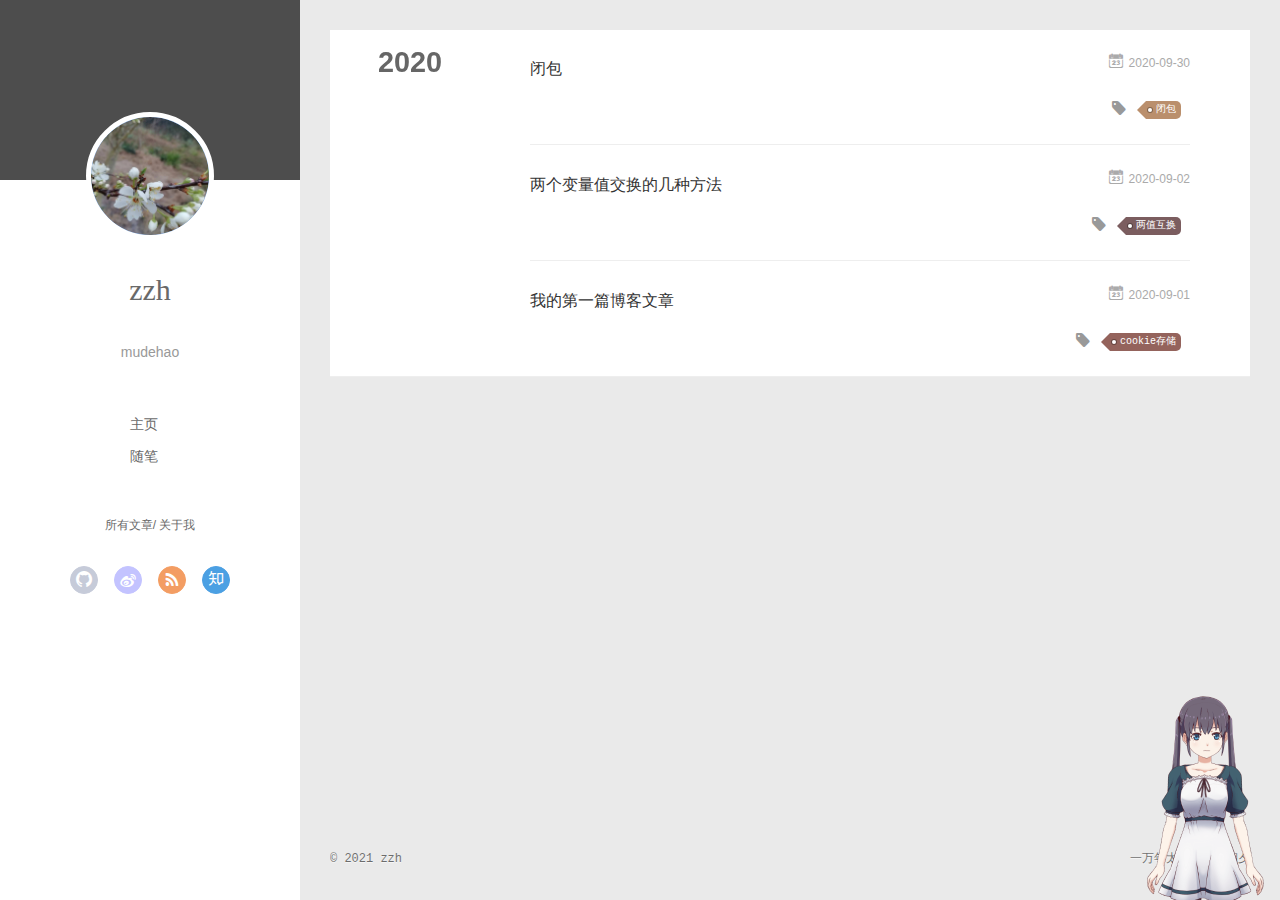
<file: archives/2020/index.html>
<!DOCTYPE html>
<html>
<head>
  <meta charset="utf-8">
  
  <meta name="renderer" content="webkit">
  <meta http-equiv="X-UA-Compatible" content="IE=edge" >
  <link rel="dns-prefetch" href="http://yoursite.com">
  <title>Archives: 2020 | mudehao的博客</title>
  <meta name="viewport" content="width=device-width, initial-scale=1, maximum-scale=1">
  <meta property="og:type" content="website">
<meta property="og:title" content="mudehao的博客">
<meta property="og:url" content="http://yoursite.com/archives/2020/index.html">
<meta property="og:site_name" content="mudehao的博客">
<meta property="og:locale">
<meta property="article:author" content="zzh">
<meta property="article:tag" content="前端,js,jquery,javascript,html5,开发者,程序猿,程序媛,编程,代码,开源,IT网站,html,css,css3,用户体验">
<meta name="twitter:card" content="summary">
  
    <link rel="alternative" href="/atom.xml" title="mudehao的博客" type="application/atom+xml">
  
  
    <link rel="icon" href="/img/icon.jpg">
  
  <link rel="stylesheet" type="text/css" href="/./main.0cf68a.css">
  <style type="text/css">
  
    #container.show {
      background: linear-gradient(200deg,#a0cfe4,#e8c37e);
    }
  </style>
  

  

<meta name="generator" content="Hexo 5.1.1"></head>

<body>
  <div id="container" q-class="show:isCtnShow">
    <canvas id="anm-canvas" class="anm-canvas"></canvas>
    <div class="left-col" q-class="show:isShow">
      
<div class="overlay" style="background: #4d4d4d"></div>
<div class="intrude-less">
	<header id="header" class="inner">
		<a href="/" class="profilepic">
			<img src="/img/headPortrait.jpg" class="js-avatar">
		</a>
		<hgroup>
		  <h1 class="header-author"><a href="/">zzh</a></h1>
		</hgroup>
		
		<p class="header-subtitle">mudehao</p>
		

		<nav class="header-menu">
			<ul>
			
				<li><a href="/">主页</a></li>
	        
				<li><a href="/tags/%E9%9A%8F%E7%AC%94/">随笔</a></li>
	        
			</ul>
		</nav>
		<nav class="header-smart-menu">
    		
    			
    			<a q-on="click: openSlider(e, 'innerArchive')" href="javascript:void(0)">所有文章</a>
    			
            
    			
            
    			
    			<a q-on="click: openSlider(e, 'aboutme')" href="javascript:void(0)">关于我</a>
    			
            
		</nav>
		<nav class="header-nav">
			<div class="social">
				
					<a class="github" target="_blank" href="#" title="github"><i class="icon-github"></i></a>
		        
					<a class="weibo" target="_blank" href="#" title="weibo"><i class="icon-weibo"></i></a>
		        
					<a class="rss" target="_blank" href="#" title="rss"><i class="icon-rss"></i></a>
		        
					<a class="zhihu" target="_blank" href="#" title="zhihu"><i class="icon-zhihu"></i></a>
		        
			</div>
		</nav>
	</header>		
</div>

    </div>
    <div class="mid-col" q-class="show:isShow,hide:isShow|isFalse">
      
<nav id="mobile-nav">
  	<div class="overlay js-overlay" style="background: #4d4d4d"></div>
	<div class="btnctn js-mobile-btnctn">
  		<div class="slider-trigger list" q-on="click: openSlider(e)"><i class="icon icon-sort"></i></div>
	</div>
	<div class="intrude-less">
		<header id="header" class="inner">
			<div class="profilepic">
				<img src="/img/headPortrait.jpg" class="js-avatar">
			</div>
			<hgroup>
			  <h1 class="header-author js-header-author">zzh</h1>
			</hgroup>
			
			<p class="header-subtitle"><i class="icon icon-quo-left"></i>mudehao<i class="icon icon-quo-right"></i></p>
			
			
			
				
			
				
			
			
			
			<nav class="header-nav">
				<div class="social">
					
						<a class="github" target="_blank" href="#" title="github"><i class="icon-github"></i></a>
			        
						<a class="weibo" target="_blank" href="#" title="weibo"><i class="icon-weibo"></i></a>
			        
						<a class="rss" target="_blank" href="#" title="rss"><i class="icon-rss"></i></a>
			        
						<a class="zhihu" target="_blank" href="#" title="zhihu"><i class="icon-zhihu"></i></a>
			        
				</div>
			</nav>

			<nav class="header-menu js-header-menu">
				<ul style="width: 50%">
				
				
					<li style="width: 50%"><a href="/">主页</a></li>
		        
					<li style="width: 50%"><a href="/tags/%E9%9A%8F%E7%AC%94/">随笔</a></li>
		        
				</ul>
			</nav>
		</header>				
	</div>
	<div class="mobile-mask" style="display:none" q-show="isShow"></div>
</nav>

      <div id="wrapper" class="body-wrap">
        <div class="menu-l">
          <div class="canvas-wrap">
            <canvas data-colors="#eaeaea" data-sectionHeight="100" data-contentId="js-content" id="myCanvas1" class="anm-canvas"></canvas>
          </div>
          <div id="js-content" class="content-ll">
            
  
  
    
    
      
      
      <section class="archives-wrap">
        <div class="archive-year-wrap">
          <a href="/archives/2020" class="archive-year">2020</a>
        </div>
        <div class="archives">
    
    <article class="archive-article archive-type-post">
  <div class="archive-article-inner">
    <header class="archive-article-header">
      	<div class="article-meta">
	      	<a href="/2020/09/30/%E9%97%AD%E5%8C%85/" class="archive-article-date">
  	<time datetime="2020-09-30T12:19:28.000Z" itemprop="datePublished"><i class="icon-calendar icon"></i>2020-09-30</time>
</a>
        </div>
    	 
  
    <h1 itemprop="name">
      <a class="archive-article-title" href="/2020/09/30/%E9%97%AD%E5%8C%85/">闭包</a>
    </h1>
  

        <div class="article-info info-on-right">
          
	<div class="article-tag tagcloud">
		<i class="icon-price-tags icon"></i>
		<ul class="article-tag-list">
			 
        		<li class="article-tag-list-item">
        			<a href="javascript:void(0)" class="js-tag article-tag-list-link color3">闭包</a>
        		</li>
      		
		</ul>
	</div>

          

        </div>
        <div class="clearfix"></div>
    </header>
  </div>
</article>
  
    
    
    <article class="archive-article archive-type-post">
  <div class="archive-article-inner">
    <header class="archive-article-header">
      	<div class="article-meta">
	      	<a href="/2020/09/02/%E4%B8%A4%E4%B8%AA%E5%8F%98%E9%87%8F%E5%80%BC%E4%BA%A4%E6%8D%A2%E7%9A%84%E5%87%A0%E7%A7%8D%E6%96%B9%E6%B3%95/" class="archive-article-date">
  	<time datetime="2020-09-02T15:05:01.000Z" itemprop="datePublished"><i class="icon-calendar icon"></i>2020-09-02</time>
</a>
        </div>
    	 
  
    <h1 itemprop="name">
      <a class="archive-article-title" href="/2020/09/02/%E4%B8%A4%E4%B8%AA%E5%8F%98%E9%87%8F%E5%80%BC%E4%BA%A4%E6%8D%A2%E7%9A%84%E5%87%A0%E7%A7%8D%E6%96%B9%E6%B3%95/">两个变量值交换的几种方法</a>
    </h1>
  

        <div class="article-info info-on-right">
          
	<div class="article-tag tagcloud">
		<i class="icon-price-tags icon"></i>
		<ul class="article-tag-list">
			 
        		<li class="article-tag-list-item">
        			<a href="javascript:void(0)" class="js-tag article-tag-list-link color5">两值互换</a>
        		</li>
      		
		</ul>
	</div>

          

        </div>
        <div class="clearfix"></div>
    </header>
  </div>
</article>
  
    
    
    <article class="archive-article archive-type-post">
  <div class="archive-article-inner">
    <header class="archive-article-header">
      	<div class="article-meta">
	      	<a href="/2020/09/01/%E6%88%91%E7%9A%84%E7%AC%AC%E4%B8%80%E7%AF%87%E5%8D%9A%E5%AE%A2%E6%96%87%E7%AB%A0/" class="archive-article-date">
  	<time datetime="2020-09-01T06:50:18.000Z" itemprop="datePublished"><i class="icon-calendar icon"></i>2020-09-01</time>
</a>
        </div>
    	 
  
    <h1 itemprop="name">
      <a class="archive-article-title" href="/2020/09/01/%E6%88%91%E7%9A%84%E7%AC%AC%E4%B8%80%E7%AF%87%E5%8D%9A%E5%AE%A2%E6%96%87%E7%AB%A0/">我的第一篇博客文章</a>
    </h1>
  

        <div class="article-info info-on-right">
          
	<div class="article-tag tagcloud">
		<i class="icon-price-tags icon"></i>
		<ul class="article-tag-list">
			 
        		<li class="article-tag-list-item">
        			<a href="javascript:void(0)" class="js-tag article-tag-list-link color4">cookie存储</a>
        		</li>
      		
		</ul>
	</div>

          

        </div>
        <div class="clearfix"></div>
    </header>
  </div>
</article>
  
  
    </div></section>
  

    


          </div>
        </div>
      </div>
      <footer id="footer">
  <div class="outer">
    <div id="footer-info">
    	<div class="footer-left">
    		&copy; 2021 zzh
    	</div>
      	<div class="footer-right">
			  <!-- <a href="http://hexo.io/" target="_blank">Hexo</a>  Theme <a href="https://github.com/litten/hexo-theme-yilia" target="_blank">Yilia</a> by Litten -->
			  <p>一万年太久，只争朝夕</p>
      	</div>
    </div>
  </div>
</footer>
    </div>
    <script>
	var yiliaConfig = {
		mathjax: false,
		isHome: false,
		isPost: false,
		isArchive: true,
		isTag: false,
		isCategory: false,
		open_in_new: false,
		toc_hide_index: true,
		root: "/",
		innerArchive: true,
		showTags: true
	}
</script>

<script>!function(t){function n(e){if(r[e])return r[e].exports;var i=r[e]={exports:{},id:e,loaded:!1};return t[e].call(i.exports,i,i.exports,n),i.loaded=!0,i.exports}var r={};n.m=t,n.c=r,n.p="./",n(0)}([function(t,n,r){r(195),t.exports=r(191)},function(t,n,r){var e=r(3),i=r(52),o=r(27),u=r(28),c=r(53),f="prototype",a=function(t,n,r){var s,l,h,v,p=t&a.F,d=t&a.G,y=t&a.S,g=t&a.P,b=t&a.B,m=d?e:y?e[n]||(e[n]={}):(e[n]||{})[f],x=d?i:i[n]||(i[n]={}),w=x[f]||(x[f]={});d&&(r=n);for(s in r)l=!p&&m&&void 0!==m[s],h=(l?m:r)[s],v=b&&l?c(h,e):g&&"function"==typeof h?c(Function.call,h):h,m&&u(m,s,h,t&a.U),x[s]!=h&&o(x,s,v),g&&w[s]!=h&&(w[s]=h)};e.core=i,a.F=1,a.G=2,a.S=4,a.P=8,a.B=16,a.W=32,a.U=64,a.R=128,t.exports=a},function(t,n,r){var e=r(6);t.exports=function(t){if(!e(t))throw TypeError(t+" is not an object!");return t}},function(t,n){var r=t.exports="undefined"!=typeof window&&window.Math==Math?window:"undefined"!=typeof self&&self.Math==Math?self:Function("return this")();"number"==typeof __g&&(__g=r)},function(t,n){t.exports=function(t){try{return!!t()}catch(t){return!0}}},function(t,n){var r=t.exports="undefined"!=typeof window&&window.Math==Math?window:"undefined"!=typeof self&&self.Math==Math?self:Function("return this")();"number"==typeof __g&&(__g=r)},function(t,n){t.exports=function(t){return"object"==typeof t?null!==t:"function"==typeof t}},function(t,n,r){var e=r(126)("wks"),i=r(76),o=r(3).Symbol,u="function"==typeof o;(t.exports=function(t){return e[t]||(e[t]=u&&o[t]||(u?o:i)("Symbol."+t))}).store=e},function(t,n){var r={}.hasOwnProperty;t.exports=function(t,n){return r.call(t,n)}},function(t,n,r){var e=r(94),i=r(33);t.exports=function(t){return e(i(t))}},function(t,n,r){t.exports=!r(4)(function(){return 7!=Object.defineProperty({},"a",{get:function(){return 7}}).a})},function(t,n,r){var e=r(2),i=r(167),o=r(50),u=Object.defineProperty;n.f=r(10)?Object.defineProperty:function(t,n,r){if(e(t),n=o(n,!0),e(r),i)try{return u(t,n,r)}catch(t){}if("get"in r||"set"in r)throw TypeError("Accessors not supported!");return"value"in r&&(t[n]=r.value),t}},function(t,n,r){t.exports=!r(18)(function(){return 7!=Object.defineProperty({},"a",{get:function(){return 7}}).a})},function(t,n,r){var e=r(14),i=r(22);t.exports=r(12)?function(t,n,r){return e.f(t,n,i(1,r))}:function(t,n,r){return t[n]=r,t}},function(t,n,r){var e=r(20),i=r(58),o=r(42),u=Object.defineProperty;n.f=r(12)?Object.defineProperty:function(t,n,r){if(e(t),n=o(n,!0),e(r),i)try{return u(t,n,r)}catch(t){}if("get"in r||"set"in r)throw TypeError("Accessors not supported!");return"value"in r&&(t[n]=r.value),t}},function(t,n,r){var e=r(40)("wks"),i=r(23),o=r(5).Symbol,u="function"==typeof o;(t.exports=function(t){return e[t]||(e[t]=u&&o[t]||(u?o:i)("Symbol."+t))}).store=e},function(t,n,r){var e=r(67),i=Math.min;t.exports=function(t){return t>0?i(e(t),9007199254740991):0}},function(t,n,r){var e=r(46);t.exports=function(t){return Object(e(t))}},function(t,n){t.exports=function(t){try{return!!t()}catch(t){return!0}}},function(t,n,r){var e=r(63),i=r(34);t.exports=Object.keys||function(t){return e(t,i)}},function(t,n,r){var e=r(21);t.exports=function(t){if(!e(t))throw TypeError(t+" is not an object!");return t}},function(t,n){t.exports=function(t){return"object"==typeof t?null!==t:"function"==typeof t}},function(t,n){t.exports=function(t,n){return{enumerable:!(1&t),configurable:!(2&t),writable:!(4&t),value:n}}},function(t,n){var r=0,e=Math.random();t.exports=function(t){return"Symbol(".concat(void 0===t?"":t,")_",(++r+e).toString(36))}},function(t,n){var r={}.hasOwnProperty;t.exports=function(t,n){return r.call(t,n)}},function(t,n){var r=t.exports={version:"2.4.0"};"number"==typeof __e&&(__e=r)},function(t,n){t.exports=function(t){if("function"!=typeof t)throw TypeError(t+" is not a function!");return t}},function(t,n,r){var e=r(11),i=r(66);t.exports=r(10)?function(t,n,r){return e.f(t,n,i(1,r))}:function(t,n,r){return t[n]=r,t}},function(t,n,r){var e=r(3),i=r(27),o=r(24),u=r(76)("src"),c="toString",f=Function[c],a=(""+f).split(c);r(52).inspectSource=function(t){return f.call(t)},(t.exports=function(t,n,r,c){var f="function"==typeof r;f&&(o(r,"name")||i(r,"name",n)),t[n]!==r&&(f&&(o(r,u)||i(r,u,t[n]?""+t[n]:a.join(String(n)))),t===e?t[n]=r:c?t[n]?t[n]=r:i(t,n,r):(delete t[n],i(t,n,r)))})(Function.prototype,c,function(){return"function"==typeof this&&this[u]||f.call(this)})},function(t,n,r){var e=r(1),i=r(4),o=r(46),u=function(t,n,r,e){var i=String(o(t)),u="<"+n;return""!==r&&(u+=" "+r+'="'+String(e).replace(/"/g,"&quot;")+'"'),u+">"+i+"</"+n+">"};t.exports=function(t,n){var r={};r[t]=n(u),e(e.P+e.F*i(function(){var n=""[t]('"');return n!==n.toLowerCase()||n.split('"').length>3}),"String",r)}},function(t,n,r){var e=r(115),i=r(46);t.exports=function(t){return e(i(t))}},function(t,n,r){var e=r(116),i=r(66),o=r(30),u=r(50),c=r(24),f=r(167),a=Object.getOwnPropertyDescriptor;n.f=r(10)?a:function(t,n){if(t=o(t),n=u(n,!0),f)try{return a(t,n)}catch(t){}if(c(t,n))return i(!e.f.call(t,n),t[n])}},function(t,n,r){var e=r(24),i=r(17),o=r(145)("IE_PROTO"),u=Object.prototype;t.exports=Object.getPrototypeOf||function(t){return t=i(t),e(t,o)?t[o]:"function"==typeof t.constructor&&t instanceof t.constructor?t.constructor.prototype:t instanceof Object?u:null}},function(t,n){t.exports=function(t){if(void 0==t)throw TypeError("Can't call method on  "+t);return t}},function(t,n){t.exports="constructor,hasOwnProperty,isPrototypeOf,propertyIsEnumerable,toLocaleString,toString,valueOf".split(",")},function(t,n){t.exports={}},function(t,n){t.exports=!0},function(t,n){n.f={}.propertyIsEnumerable},function(t,n,r){var e=r(14).f,i=r(8),o=r(15)("toStringTag");t.exports=function(t,n,r){t&&!i(t=r?t:t.prototype,o)&&e(t,o,{configurable:!0,value:n})}},function(t,n,r){var e=r(40)("keys"),i=r(23);t.exports=function(t){return e[t]||(e[t]=i(t))}},function(t,n,r){var e=r(5),i="__core-js_shared__",o=e[i]||(e[i]={});t.exports=function(t){return o[t]||(o[t]={})}},function(t,n){var r=Math.ceil,e=Math.floor;t.exports=function(t){return isNaN(t=+t)?0:(t>0?e:r)(t)}},function(t,n,r){var e=r(21);t.exports=function(t,n){if(!e(t))return t;var r,i;if(n&&"function"==typeof(r=t.toString)&&!e(i=r.call(t)))return i;if("function"==typeof(r=t.valueOf)&&!e(i=r.call(t)))return i;if(!n&&"function"==typeof(r=t.toString)&&!e(i=r.call(t)))return i;throw TypeError("Can't convert object to primitive value")}},function(t,n,r){var e=r(5),i=r(25),o=r(36),u=r(44),c=r(14).f;t.exports=function(t){var n=i.Symbol||(i.Symbol=o?{}:e.Symbol||{});"_"==t.charAt(0)||t in n||c(n,t,{value:u.f(t)})}},function(t,n,r){n.f=r(15)},function(t,n){var r={}.toString;t.exports=function(t){return r.call(t).slice(8,-1)}},function(t,n){t.exports=function(t){if(void 0==t)throw TypeError("Can't call method on  "+t);return t}},function(t,n,r){var e=r(4);t.exports=function(t,n){return!!t&&e(function(){n?t.call(null,function(){},1):t.call(null)})}},function(t,n,r){var e=r(53),i=r(115),o=r(17),u=r(16),c=r(203);t.exports=function(t,n){var r=1==t,f=2==t,a=3==t,s=4==t,l=6==t,h=5==t||l,v=n||c;return function(n,c,p){for(var d,y,g=o(n),b=i(g),m=e(c,p,3),x=u(b.length),w=0,S=r?v(n,x):f?v(n,0):void 0;x>w;w++)if((h||w in b)&&(d=b[w],y=m(d,w,g),t))if(r)S[w]=y;else if(y)switch(t){case 3:return!0;case 5:return d;case 6:return w;case 2:S.push(d)}else if(s)return!1;return l?-1:a||s?s:S}}},function(t,n,r){var e=r(1),i=r(52),o=r(4);t.exports=function(t,n){var r=(i.Object||{})[t]||Object[t],u={};u[t]=n(r),e(e.S+e.F*o(function(){r(1)}),"Object",u)}},function(t,n,r){var e=r(6);t.exports=function(t,n){if(!e(t))return t;var r,i;if(n&&"function"==typeof(r=t.toString)&&!e(i=r.call(t)))return i;if("function"==typeof(r=t.valueOf)&&!e(i=r.call(t)))return i;if(!n&&"function"==typeof(r=t.toString)&&!e(i=r.call(t)))return i;throw TypeError("Can't convert object to primitive value")}},function(t,n,r){var e=r(5),i=r(25),o=r(91),u=r(13),c="prototype",f=function(t,n,r){var a,s,l,h=t&f.F,v=t&f.G,p=t&f.S,d=t&f.P,y=t&f.B,g=t&f.W,b=v?i:i[n]||(i[n]={}),m=b[c],x=v?e:p?e[n]:(e[n]||{})[c];v&&(r=n);for(a in r)(s=!h&&x&&void 0!==x[a])&&a in b||(l=s?x[a]:r[a],b[a]=v&&"function"!=typeof x[a]?r[a]:y&&s?o(l,e):g&&x[a]==l?function(t){var n=function(n,r,e){if(this instanceof t){switch(arguments.length){case 0:return new t;case 1:return new t(n);case 2:return new t(n,r)}return new t(n,r,e)}return t.apply(this,arguments)};return n[c]=t[c],n}(l):d&&"function"==typeof l?o(Function.call,l):l,d&&((b.virtual||(b.virtual={}))[a]=l,t&f.R&&m&&!m[a]&&u(m,a,l)))};f.F=1,f.G=2,f.S=4,f.P=8,f.B=16,f.W=32,f.U=64,f.R=128,t.exports=f},function(t,n){var r=t.exports={version:"2.4.0"};"number"==typeof __e&&(__e=r)},function(t,n,r){var e=r(26);t.exports=function(t,n,r){if(e(t),void 0===n)return t;switch(r){case 1:return function(r){return t.call(n,r)};case 2:return function(r,e){return t.call(n,r,e)};case 3:return function(r,e,i){return t.call(n,r,e,i)}}return function(){return t.apply(n,arguments)}}},function(t,n,r){var e=r(183),i=r(1),o=r(126)("metadata"),u=o.store||(o.store=new(r(186))),c=function(t,n,r){var i=u.get(t);if(!i){if(!r)return;u.set(t,i=new e)}var o=i.get(n);if(!o){if(!r)return;i.set(n,o=new e)}return o},f=function(t,n,r){var e=c(n,r,!1);return void 0!==e&&e.has(t)},a=function(t,n,r){var e=c(n,r,!1);return void 0===e?void 0:e.get(t)},s=function(t,n,r,e){c(r,e,!0).set(t,n)},l=function(t,n){var r=c(t,n,!1),e=[];return r&&r.forEach(function(t,n){e.push(n)}),e},h=function(t){return void 0===t||"symbol"==typeof t?t:String(t)},v=function(t){i(i.S,"Reflect",t)};t.exports={store:u,map:c,has:f,get:a,set:s,keys:l,key:h,exp:v}},function(t,n,r){"use strict";if(r(10)){var e=r(69),i=r(3),o=r(4),u=r(1),c=r(127),f=r(152),a=r(53),s=r(68),l=r(66),h=r(27),v=r(73),p=r(67),d=r(16),y=r(75),g=r(50),b=r(24),m=r(180),x=r(114),w=r(6),S=r(17),_=r(137),O=r(70),E=r(32),P=r(71).f,j=r(154),F=r(76),M=r(7),A=r(48),N=r(117),T=r(146),I=r(155),k=r(80),L=r(123),R=r(74),C=r(130),D=r(160),U=r(11),W=r(31),G=U.f,B=W.f,V=i.RangeError,z=i.TypeError,q=i.Uint8Array,K="ArrayBuffer",J="Shared"+K,Y="BYTES_PER_ELEMENT",H="prototype",$=Array[H],X=f.ArrayBuffer,Q=f.DataView,Z=A(0),tt=A(2),nt=A(3),rt=A(4),et=A(5),it=A(6),ot=N(!0),ut=N(!1),ct=I.values,ft=I.keys,at=I.entries,st=$.lastIndexOf,lt=$.reduce,ht=$.reduceRight,vt=$.join,pt=$.sort,dt=$.slice,yt=$.toString,gt=$.toLocaleString,bt=M("iterator"),mt=M("toStringTag"),xt=F("typed_constructor"),wt=F("def_constructor"),St=c.CONSTR,_t=c.TYPED,Ot=c.VIEW,Et="Wrong length!",Pt=A(1,function(t,n){return Tt(T(t,t[wt]),n)}),jt=o(function(){return 1===new q(new Uint16Array([1]).buffer)[0]}),Ft=!!q&&!!q[H].set&&o(function(){new q(1).set({})}),Mt=function(t,n){if(void 0===t)throw z(Et);var r=+t,e=d(t);if(n&&!m(r,e))throw V(Et);return e},At=function(t,n){var r=p(t);if(r<0||r%n)throw V("Wrong offset!");return r},Nt=function(t){if(w(t)&&_t in t)return t;throw z(t+" is not a typed array!")},Tt=function(t,n){if(!(w(t)&&xt in t))throw z("It is not a typed array constructor!");return new t(n)},It=function(t,n){return kt(T(t,t[wt]),n)},kt=function(t,n){for(var r=0,e=n.length,i=Tt(t,e);e>r;)i[r]=n[r++];return i},Lt=function(t,n,r){G(t,n,{get:function(){return this._d[r]}})},Rt=function(t){var n,r,e,i,o,u,c=S(t),f=arguments.length,s=f>1?arguments[1]:void 0,l=void 0!==s,h=j(c);if(void 0!=h&&!_(h)){for(u=h.call(c),e=[],n=0;!(o=u.next()).done;n++)e.push(o.value);c=e}for(l&&f>2&&(s=a(s,arguments[2],2)),n=0,r=d(c.length),i=Tt(this,r);r>n;n++)i[n]=l?s(c[n],n):c[n];return i},Ct=function(){for(var t=0,n=arguments.length,r=Tt(this,n);n>t;)r[t]=arguments[t++];return r},Dt=!!q&&o(function(){gt.call(new q(1))}),Ut=function(){return gt.apply(Dt?dt.call(Nt(this)):Nt(this),arguments)},Wt={copyWithin:function(t,n){return D.call(Nt(this),t,n,arguments.length>2?arguments[2]:void 0)},every:function(t){return rt(Nt(this),t,arguments.length>1?arguments[1]:void 0)},fill:function(t){return C.apply(Nt(this),arguments)},filter:function(t){return It(this,tt(Nt(this),t,arguments.length>1?arguments[1]:void 0))},find:function(t){return et(Nt(this),t,arguments.length>1?arguments[1]:void 0)},findIndex:function(t){return it(Nt(this),t,arguments.length>1?arguments[1]:void 0)},forEach:function(t){Z(Nt(this),t,arguments.length>1?arguments[1]:void 0)},indexOf:function(t){return ut(Nt(this),t,arguments.length>1?arguments[1]:void 0)},includes:function(t){return ot(Nt(this),t,arguments.length>1?arguments[1]:void 0)},join:function(t){return vt.apply(Nt(this),arguments)},lastIndexOf:function(t){return st.apply(Nt(this),arguments)},map:function(t){return Pt(Nt(this),t,arguments.length>1?arguments[1]:void 0)},reduce:function(t){return lt.apply(Nt(this),arguments)},reduceRight:function(t){return ht.apply(Nt(this),arguments)},reverse:function(){for(var t,n=this,r=Nt(n).length,e=Math.floor(r/2),i=0;i<e;)t=n[i],n[i++]=n[--r],n[r]=t;return n},some:function(t){return nt(Nt(this),t,arguments.length>1?arguments[1]:void 0)},sort:function(t){return pt.call(Nt(this),t)},subarray:function(t,n){var r=Nt(this),e=r.length,i=y(t,e);return new(T(r,r[wt]))(r.buffer,r.byteOffset+i*r.BYTES_PER_ELEMENT,d((void 0===n?e:y(n,e))-i))}},Gt=function(t,n){return It(this,dt.call(Nt(this),t,n))},Bt=function(t){Nt(this);var n=At(arguments[1],1),r=this.length,e=S(t),i=d(e.length),o=0;if(i+n>r)throw V(Et);for(;o<i;)this[n+o]=e[o++]},Vt={entries:function(){return at.call(Nt(this))},keys:function(){return ft.call(Nt(this))},values:function(){return ct.call(Nt(this))}},zt=function(t,n){return w(t)&&t[_t]&&"symbol"!=typeof n&&n in t&&String(+n)==String(n)},qt=function(t,n){return zt(t,n=g(n,!0))?l(2,t[n]):B(t,n)},Kt=function(t,n,r){return!(zt(t,n=g(n,!0))&&w(r)&&b(r,"value"))||b(r,"get")||b(r,"set")||r.configurable||b(r,"writable")&&!r.writable||b(r,"enumerable")&&!r.enumerable?G(t,n,r):(t[n]=r.value,t)};St||(W.f=qt,U.f=Kt),u(u.S+u.F*!St,"Object",{getOwnPropertyDescriptor:qt,defineProperty:Kt}),o(function(){yt.call({})})&&(yt=gt=function(){return vt.call(this)});var Jt=v({},Wt);v(Jt,Vt),h(Jt,bt,Vt.values),v(Jt,{slice:Gt,set:Bt,constructor:function(){},toString:yt,toLocaleString:Ut}),Lt(Jt,"buffer","b"),Lt(Jt,"byteOffset","o"),Lt(Jt,"byteLength","l"),Lt(Jt,"length","e"),G(Jt,mt,{get:function(){return this[_t]}}),t.exports=function(t,n,r,f){f=!!f;var a=t+(f?"Clamped":"")+"Array",l="Uint8Array"!=a,v="get"+t,p="set"+t,y=i[a],g=y||{},b=y&&E(y),m=!y||!c.ABV,S={},_=y&&y[H],j=function(t,r){var e=t._d;return e.v[v](r*n+e.o,jt)},F=function(t,r,e){var i=t._d;f&&(e=(e=Math.round(e))<0?0:e>255?255:255&e),i.v[p](r*n+i.o,e,jt)},M=function(t,n){G(t,n,{get:function(){return j(this,n)},set:function(t){return F(this,n,t)},enumerable:!0})};m?(y=r(function(t,r,e,i){s(t,y,a,"_d");var o,u,c,f,l=0,v=0;if(w(r)){if(!(r instanceof X||(f=x(r))==K||f==J))return _t in r?kt(y,r):Rt.call(y,r);o=r,v=At(e,n);var p=r.byteLength;if(void 0===i){if(p%n)throw V(Et);if((u=p-v)<0)throw V(Et)}else if((u=d(i)*n)+v>p)throw V(Et);c=u/n}else c=Mt(r,!0),u=c*n,o=new X(u);for(h(t,"_d",{b:o,o:v,l:u,e:c,v:new Q(o)});l<c;)M(t,l++)}),_=y[H]=O(Jt),h(_,"constructor",y)):L(function(t){new y(null),new y(t)},!0)||(y=r(function(t,r,e,i){s(t,y,a);var o;return w(r)?r instanceof X||(o=x(r))==K||o==J?void 0!==i?new g(r,At(e,n),i):void 0!==e?new g(r,At(e,n)):new g(r):_t in r?kt(y,r):Rt.call(y,r):new g(Mt(r,l))}),Z(b!==Function.prototype?P(g).concat(P(b)):P(g),function(t){t in y||h(y,t,g[t])}),y[H]=_,e||(_.constructor=y));var A=_[bt],N=!!A&&("values"==A.name||void 0==A.name),T=Vt.values;h(y,xt,!0),h(_,_t,a),h(_,Ot,!0),h(_,wt,y),(f?new y(1)[mt]==a:mt in _)||G(_,mt,{get:function(){return a}}),S[a]=y,u(u.G+u.W+u.F*(y!=g),S),u(u.S,a,{BYTES_PER_ELEMENT:n,from:Rt,of:Ct}),Y in _||h(_,Y,n),u(u.P,a,Wt),R(a),u(u.P+u.F*Ft,a,{set:Bt}),u(u.P+u.F*!N,a,Vt),u(u.P+u.F*(_.toString!=yt),a,{toString:yt}),u(u.P+u.F*o(function(){new y(1).slice()}),a,{slice:Gt}),u(u.P+u.F*(o(function(){return[1,2].toLocaleString()!=new y([1,2]).toLocaleString()})||!o(function(){_.toLocaleString.call([1,2])})),a,{toLocaleString:Ut}),k[a]=N?A:T,e||N||h(_,bt,T)}}else t.exports=function(){}},function(t,n){var r={}.toString;t.exports=function(t){return r.call(t).slice(8,-1)}},function(t,n,r){var e=r(21),i=r(5).document,o=e(i)&&e(i.createElement);t.exports=function(t){return o?i.createElement(t):{}}},function(t,n,r){t.exports=!r(12)&&!r(18)(function(){return 7!=Object.defineProperty(r(57)("div"),"a",{get:function(){return 7}}).a})},function(t,n,r){"use strict";var e=r(36),i=r(51),o=r(64),u=r(13),c=r(8),f=r(35),a=r(96),s=r(38),l=r(103),h=r(15)("iterator"),v=!([].keys&&"next"in[].keys()),p="keys",d="values",y=function(){return this};t.exports=function(t,n,r,g,b,m,x){a(r,n,g);var w,S,_,O=function(t){if(!v&&t in F)return F[t];switch(t){case p:case d:return function(){return new r(this,t)}}return function(){return new r(this,t)}},E=n+" Iterator",P=b==d,j=!1,F=t.prototype,M=F[h]||F["@@iterator"]||b&&F[b],A=M||O(b),N=b?P?O("entries"):A:void 0,T="Array"==n?F.entries||M:M;if(T&&(_=l(T.call(new t)))!==Object.prototype&&(s(_,E,!0),e||c(_,h)||u(_,h,y)),P&&M&&M.name!==d&&(j=!0,A=function(){return M.call(this)}),e&&!x||!v&&!j&&F[h]||u(F,h,A),f[n]=A,f[E]=y,b)if(w={values:P?A:O(d),keys:m?A:O(p),entries:N},x)for(S in w)S in F||o(F,S,w[S]);else i(i.P+i.F*(v||j),n,w);return w}},function(t,n,r){var e=r(20),i=r(100),o=r(34),u=r(39)("IE_PROTO"),c=function(){},f="prototype",a=function(){var t,n=r(57)("iframe"),e=o.length;for(n.style.display="none",r(93).appendChild(n),n.src="javascript:",t=n.contentWindow.document,t.open(),t.write("<script>document.F=Object<\/script>"),t.close(),a=t.F;e--;)delete a[f][o[e]];return a()};t.exports=Object.create||function(t,n){var r;return null!==t?(c[f]=e(t),r=new c,c[f]=null,r[u]=t):r=a(),void 0===n?r:i(r,n)}},function(t,n,r){var e=r(63),i=r(34).concat("length","prototype");n.f=Object.getOwnPropertyNames||function(t){return e(t,i)}},function(t,n){n.f=Object.getOwnPropertySymbols},function(t,n,r){var e=r(8),i=r(9),o=r(90)(!1),u=r(39)("IE_PROTO");t.exports=function(t,n){var r,c=i(t),f=0,a=[];for(r in c)r!=u&&e(c,r)&&a.push(r);for(;n.length>f;)e(c,r=n[f++])&&(~o(a,r)||a.push(r));return a}},function(t,n,r){t.exports=r(13)},function(t,n,r){var e=r(76)("meta"),i=r(6),o=r(24),u=r(11).f,c=0,f=Object.isExtensible||function(){return!0},a=!r(4)(function(){return f(Object.preventExtensions({}))}),s=function(t){u(t,e,{value:{i:"O"+ ++c,w:{}}})},l=function(t,n){if(!i(t))return"symbol"==typeof t?t:("string"==typeof t?"S":"P")+t;if(!o(t,e)){if(!f(t))return"F";if(!n)return"E";s(t)}return t[e].i},h=function(t,n){if(!o(t,e)){if(!f(t))return!0;if(!n)return!1;s(t)}return t[e].w},v=function(t){return a&&p.NEED&&f(t)&&!o(t,e)&&s(t),t},p=t.exports={KEY:e,NEED:!1,fastKey:l,getWeak:h,onFreeze:v}},function(t,n){t.exports=function(t,n){return{enumerable:!(1&t),configurable:!(2&t),writable:!(4&t),value:n}}},function(t,n){var r=Math.ceil,e=Math.floor;t.exports=function(t){return isNaN(t=+t)?0:(t>0?e:r)(t)}},function(t,n){t.exports=function(t,n,r,e){if(!(t instanceof n)||void 0!==e&&e in t)throw TypeError(r+": incorrect invocation!");return t}},function(t,n){t.exports=!1},function(t,n,r){var e=r(2),i=r(173),o=r(133),u=r(145)("IE_PROTO"),c=function(){},f="prototype",a=function(){var t,n=r(132)("iframe"),e=o.length;for(n.style.display="none",r(135).appendChild(n),n.src="javascript:",t=n.contentWindow.document,t.open(),t.write("<script>document.F=Object<\/script>"),t.close(),a=t.F;e--;)delete a[f][o[e]];return a()};t.exports=Object.create||function(t,n){var r;return null!==t?(c[f]=e(t),r=new c,c[f]=null,r[u]=t):r=a(),void 0===n?r:i(r,n)}},function(t,n,r){var e=r(175),i=r(133).concat("length","prototype");n.f=Object.getOwnPropertyNames||function(t){return e(t,i)}},function(t,n,r){var e=r(175),i=r(133);t.exports=Object.keys||function(t){return e(t,i)}},function(t,n,r){var e=r(28);t.exports=function(t,n,r){for(var i in n)e(t,i,n[i],r);return t}},function(t,n,r){"use strict";var e=r(3),i=r(11),o=r(10),u=r(7)("species");t.exports=function(t){var n=e[t];o&&n&&!n[u]&&i.f(n,u,{configurable:!0,get:function(){return this}})}},function(t,n,r){var e=r(67),i=Math.max,o=Math.min;t.exports=function(t,n){return t=e(t),t<0?i(t+n,0):o(t,n)}},function(t,n){var r=0,e=Math.random();t.exports=function(t){return"Symbol(".concat(void 0===t?"":t,")_",(++r+e).toString(36))}},function(t,n,r){var e=r(33);t.exports=function(t){return Object(e(t))}},function(t,n,r){var e=r(7)("unscopables"),i=Array.prototype;void 0==i[e]&&r(27)(i,e,{}),t.exports=function(t){i[e][t]=!0}},function(t,n,r){var e=r(53),i=r(169),o=r(137),u=r(2),c=r(16),f=r(154),a={},s={},n=t.exports=function(t,n,r,l,h){var v,p,d,y,g=h?function(){return t}:f(t),b=e(r,l,n?2:1),m=0;if("function"!=typeof g)throw TypeError(t+" is not iterable!");if(o(g)){for(v=c(t.length);v>m;m++)if((y=n?b(u(p=t[m])[0],p[1]):b(t[m]))===a||y===s)return y}else for(d=g.call(t);!(p=d.next()).done;)if((y=i(d,b,p.value,n))===a||y===s)return y};n.BREAK=a,n.RETURN=s},function(t,n){t.exports={}},function(t,n,r){var e=r(11).f,i=r(24),o=r(7)("toStringTag");t.exports=function(t,n,r){t&&!i(t=r?t:t.prototype,o)&&e(t,o,{configurable:!0,value:n})}},function(t,n,r){var e=r(1),i=r(46),o=r(4),u=r(150),c="["+u+"]",f="​",a=RegExp("^"+c+c+"*"),s=RegExp(c+c+"*$"),l=function(t,n,r){var i={},c=o(function(){return!!u[t]()||f[t]()!=f}),a=i[t]=c?n(h):u[t];r&&(i[r]=a),e(e.P+e.F*c,"String",i)},h=l.trim=function(t,n){return t=String(i(t)),1&n&&(t=t.replace(a,"")),2&n&&(t=t.replace(s,"")),t};t.exports=l},function(t,n,r){t.exports={default:r(86),__esModule:!0}},function(t,n,r){t.exports={default:r(87),__esModule:!0}},function(t,n,r){"use strict";function e(t){return t&&t.__esModule?t:{default:t}}n.__esModule=!0;var i=r(84),o=e(i),u=r(83),c=e(u),f="function"==typeof c.default&&"symbol"==typeof o.default?function(t){return typeof t}:function(t){return t&&"function"==typeof c.default&&t.constructor===c.default&&t!==c.default.prototype?"symbol":typeof t};n.default="function"==typeof c.default&&"symbol"===f(o.default)?function(t){return void 0===t?"undefined":f(t)}:function(t){return t&&"function"==typeof c.default&&t.constructor===c.default&&t!==c.default.prototype?"symbol":void 0===t?"undefined":f(t)}},function(t,n,r){r(110),r(108),r(111),r(112),t.exports=r(25).Symbol},function(t,n,r){r(109),r(113),t.exports=r(44).f("iterator")},function(t,n){t.exports=function(t){if("function"!=typeof t)throw TypeError(t+" is not a function!");return t}},function(t,n){t.exports=function(){}},function(t,n,r){var e=r(9),i=r(106),o=r(105);t.exports=function(t){return function(n,r,u){var c,f=e(n),a=i(f.length),s=o(u,a);if(t&&r!=r){for(;a>s;)if((c=f[s++])!=c)return!0}else for(;a>s;s++)if((t||s in f)&&f[s]===r)return t||s||0;return!t&&-1}}},function(t,n,r){var e=r(88);t.exports=function(t,n,r){if(e(t),void 0===n)return t;switch(r){case 1:return function(r){return t.call(n,r)};case 2:return function(r,e){return t.call(n,r,e)};case 3:return function(r,e,i){return t.call(n,r,e,i)}}return function(){return t.apply(n,arguments)}}},function(t,n,r){var e=r(19),i=r(62),o=r(37);t.exports=function(t){var n=e(t),r=i.f;if(r)for(var u,c=r(t),f=o.f,a=0;c.length>a;)f.call(t,u=c[a++])&&n.push(u);return n}},function(t,n,r){t.exports=r(5).document&&document.documentElement},function(t,n,r){var e=r(56);t.exports=Object("z").propertyIsEnumerable(0)?Object:function(t){return"String"==e(t)?t.split(""):Object(t)}},function(t,n,r){var e=r(56);t.exports=Array.isArray||function(t){return"Array"==e(t)}},function(t,n,r){"use strict";var e=r(60),i=r(22),o=r(38),u={};r(13)(u,r(15)("iterator"),function(){return this}),t.exports=function(t,n,r){t.prototype=e(u,{next:i(1,r)}),o(t,n+" Iterator")}},function(t,n){t.exports=function(t,n){return{value:n,done:!!t}}},function(t,n,r){var e=r(19),i=r(9);t.exports=function(t,n){for(var r,o=i(t),u=e(o),c=u.length,f=0;c>f;)if(o[r=u[f++]]===n)return r}},function(t,n,r){var e=r(23)("meta"),i=r(21),o=r(8),u=r(14).f,c=0,f=Object.isExtensible||function(){return!0},a=!r(18)(function(){return f(Object.preventExtensions({}))}),s=function(t){u(t,e,{value:{i:"O"+ ++c,w:{}}})},l=function(t,n){if(!i(t))return"symbol"==typeof t?t:("string"==typeof t?"S":"P")+t;if(!o(t,e)){if(!f(t))return"F";if(!n)return"E";s(t)}return t[e].i},h=function(t,n){if(!o(t,e)){if(!f(t))return!0;if(!n)return!1;s(t)}return t[e].w},v=function(t){return a&&p.NEED&&f(t)&&!o(t,e)&&s(t),t},p=t.exports={KEY:e,NEED:!1,fastKey:l,getWeak:h,onFreeze:v}},function(t,n,r){var e=r(14),i=r(20),o=r(19);t.exports=r(12)?Object.defineProperties:function(t,n){i(t);for(var r,u=o(n),c=u.length,f=0;c>f;)e.f(t,r=u[f++],n[r]);return t}},function(t,n,r){var e=r(37),i=r(22),o=r(9),u=r(42),c=r(8),f=r(58),a=Object.getOwnPropertyDescriptor;n.f=r(12)?a:function(t,n){if(t=o(t),n=u(n,!0),f)try{return a(t,n)}catch(t){}if(c(t,n))return i(!e.f.call(t,n),t[n])}},function(t,n,r){var e=r(9),i=r(61).f,o={}.toString,u="object"==typeof window&&window&&Object.getOwnPropertyNames?Object.getOwnPropertyNames(window):[],c=function(t){try{return i(t)}catch(t){return u.slice()}};t.exports.f=function(t){return u&&"[object Window]"==o.call(t)?c(t):i(e(t))}},function(t,n,r){var e=r(8),i=r(77),o=r(39)("IE_PROTO"),u=Object.prototype;t.exports=Object.getPrototypeOf||function(t){return t=i(t),e(t,o)?t[o]:"function"==typeof t.constructor&&t instanceof t.constructor?t.constructor.prototype:t instanceof Object?u:null}},function(t,n,r){var e=r(41),i=r(33);t.exports=function(t){return function(n,r){var o,u,c=String(i(n)),f=e(r),a=c.length;return f<0||f>=a?t?"":void 0:(o=c.charCodeAt(f),o<55296||o>56319||f+1===a||(u=c.charCodeAt(f+1))<56320||u>57343?t?c.charAt(f):o:t?c.slice(f,f+2):u-56320+(o-55296<<10)+65536)}}},function(t,n,r){var e=r(41),i=Math.max,o=Math.min;t.exports=function(t,n){return t=e(t),t<0?i(t+n,0):o(t,n)}},function(t,n,r){var e=r(41),i=Math.min;t.exports=function(t){return t>0?i(e(t),9007199254740991):0}},function(t,n,r){"use strict";var e=r(89),i=r(97),o=r(35),u=r(9);t.exports=r(59)(Array,"Array",function(t,n){this._t=u(t),this._i=0,this._k=n},function(){var t=this._t,n=this._k,r=this._i++;return!t||r>=t.length?(this._t=void 0,i(1)):"keys"==n?i(0,r):"values"==n?i(0,t[r]):i(0,[r,t[r]])},"values"),o.Arguments=o.Array,e("keys"),e("values"),e("entries")},function(t,n){},function(t,n,r){"use strict";var e=r(104)(!0);r(59)(String,"String",function(t){this._t=String(t),this._i=0},function(){var t,n=this._t,r=this._i;return r>=n.length?{value:void 0,done:!0}:(t=e(n,r),this._i+=t.length,{value:t,done:!1})})},function(t,n,r){"use strict";var e=r(5),i=r(8),o=r(12),u=r(51),c=r(64),f=r(99).KEY,a=r(18),s=r(40),l=r(38),h=r(23),v=r(15),p=r(44),d=r(43),y=r(98),g=r(92),b=r(95),m=r(20),x=r(9),w=r(42),S=r(22),_=r(60),O=r(102),E=r(101),P=r(14),j=r(19),F=E.f,M=P.f,A=O.f,N=e.Symbol,T=e.JSON,I=T&&T.stringify,k="prototype",L=v("_hidden"),R=v("toPrimitive"),C={}.propertyIsEnumerable,D=s("symbol-registry"),U=s("symbols"),W=s("op-symbols"),G=Object[k],B="function"==typeof N,V=e.QObject,z=!V||!V[k]||!V[k].findChild,q=o&&a(function(){return 7!=_(M({},"a",{get:function(){return M(this,"a",{value:7}).a}})).a})?function(t,n,r){var e=F(G,n);e&&delete G[n],M(t,n,r),e&&t!==G&&M(G,n,e)}:M,K=function(t){var n=U[t]=_(N[k]);return n._k=t,n},J=B&&"symbol"==typeof N.iterator?function(t){return"symbol"==typeof t}:function(t){return t instanceof N},Y=function(t,n,r){return t===G&&Y(W,n,r),m(t),n=w(n,!0),m(r),i(U,n)?(r.enumerable?(i(t,L)&&t[L][n]&&(t[L][n]=!1),r=_(r,{enumerable:S(0,!1)})):(i(t,L)||M(t,L,S(1,{})),t[L][n]=!0),q(t,n,r)):M(t,n,r)},H=function(t,n){m(t);for(var r,e=g(n=x(n)),i=0,o=e.length;o>i;)Y(t,r=e[i++],n[r]);return t},$=function(t,n){return void 0===n?_(t):H(_(t),n)},X=function(t){var n=C.call(this,t=w(t,!0));return!(this===G&&i(U,t)&&!i(W,t))&&(!(n||!i(this,t)||!i(U,t)||i(this,L)&&this[L][t])||n)},Q=function(t,n){if(t=x(t),n=w(n,!0),t!==G||!i(U,n)||i(W,n)){var r=F(t,n);return!r||!i(U,n)||i(t,L)&&t[L][n]||(r.enumerable=!0),r}},Z=function(t){for(var n,r=A(x(t)),e=[],o=0;r.length>o;)i(U,n=r[o++])||n==L||n==f||e.push(n);return e},tt=function(t){for(var n,r=t===G,e=A(r?W:x(t)),o=[],u=0;e.length>u;)!i(U,n=e[u++])||r&&!i(G,n)||o.push(U[n]);return o};B||(N=function(){if(this instanceof N)throw TypeError("Symbol is not a constructor!");var t=h(arguments.length>0?arguments[0]:void 0),n=function(r){this===G&&n.call(W,r),i(this,L)&&i(this[L],t)&&(this[L][t]=!1),q(this,t,S(1,r))};return o&&z&&q(G,t,{configurable:!0,set:n}),K(t)},c(N[k],"toString",function(){return this._k}),E.f=Q,P.f=Y,r(61).f=O.f=Z,r(37).f=X,r(62).f=tt,o&&!r(36)&&c(G,"propertyIsEnumerable",X,!0),p.f=function(t){return K(v(t))}),u(u.G+u.W+u.F*!B,{Symbol:N});for(var nt="hasInstance,isConcatSpreadable,iterator,match,replace,search,species,split,toPrimitive,toStringTag,unscopables".split(","),rt=0;nt.length>rt;)v(nt[rt++]);for(var nt=j(v.store),rt=0;nt.length>rt;)d(nt[rt++]);u(u.S+u.F*!B,"Symbol",{for:function(t){return i(D,t+="")?D[t]:D[t]=N(t)},keyFor:function(t){if(J(t))return y(D,t);throw TypeError(t+" is not a symbol!")},useSetter:function(){z=!0},useSimple:function(){z=!1}}),u(u.S+u.F*!B,"Object",{create:$,defineProperty:Y,defineProperties:H,getOwnPropertyDescriptor:Q,getOwnPropertyNames:Z,getOwnPropertySymbols:tt}),T&&u(u.S+u.F*(!B||a(function(){var t=N();return"[null]"!=I([t])||"{}"!=I({a:t})||"{}"!=I(Object(t))})),"JSON",{stringify:function(t){if(void 0!==t&&!J(t)){for(var n,r,e=[t],i=1;arguments.length>i;)e.push(arguments[i++]);return n=e[1],"function"==typeof n&&(r=n),!r&&b(n)||(n=function(t,n){if(r&&(n=r.call(this,t,n)),!J(n))return n}),e[1]=n,I.apply(T,e)}}}),N[k][R]||r(13)(N[k],R,N[k].valueOf),l(N,"Symbol"),l(Math,"Math",!0),l(e.JSON,"JSON",!0)},function(t,n,r){r(43)("asyncIterator")},function(t,n,r){r(43)("observable")},function(t,n,r){r(107);for(var e=r(5),i=r(13),o=r(35),u=r(15)("toStringTag"),c=["NodeList","DOMTokenList","MediaList","StyleSheetList","CSSRuleList"],f=0;f<5;f++){var a=c[f],s=e[a],l=s&&s.prototype;l&&!l[u]&&i(l,u,a),o[a]=o.Array}},function(t,n,r){var e=r(45),i=r(7)("toStringTag"),o="Arguments"==e(function(){return arguments}()),u=function(t,n){try{return t[n]}catch(t){}};t.exports=function(t){var n,r,c;return void 0===t?"Undefined":null===t?"Null":"string"==typeof(r=u(n=Object(t),i))?r:o?e(n):"Object"==(c=e(n))&&"function"==typeof n.callee?"Arguments":c}},function(t,n,r){var e=r(45);t.exports=Object("z").propertyIsEnumerable(0)?Object:function(t){return"String"==e(t)?t.split(""):Object(t)}},function(t,n){n.f={}.propertyIsEnumerable},function(t,n,r){var e=r(30),i=r(16),o=r(75);t.exports=function(t){return function(n,r,u){var c,f=e(n),a=i(f.length),s=o(u,a);if(t&&r!=r){for(;a>s;)if((c=f[s++])!=c)return!0}else for(;a>s;s++)if((t||s in f)&&f[s]===r)return t||s||0;return!t&&-1}}},function(t,n,r){"use strict";var e=r(3),i=r(1),o=r(28),u=r(73),c=r(65),f=r(79),a=r(68),s=r(6),l=r(4),h=r(123),v=r(81),p=r(136);t.exports=function(t,n,r,d,y,g){var b=e[t],m=b,x=y?"set":"add",w=m&&m.prototype,S={},_=function(t){var n=w[t];o(w,t,"delete"==t?function(t){return!(g&&!s(t))&&n.call(this,0===t?0:t)}:"has"==t?function(t){return!(g&&!s(t))&&n.call(this,0===t?0:t)}:"get"==t?function(t){return g&&!s(t)?void 0:n.call(this,0===t?0:t)}:"add"==t?function(t){return n.call(this,0===t?0:t),this}:function(t,r){return n.call(this,0===t?0:t,r),this})};if("function"==typeof m&&(g||w.forEach&&!l(function(){(new m).entries().next()}))){var O=new m,E=O[x](g?{}:-0,1)!=O,P=l(function(){O.has(1)}),j=h(function(t){new m(t)}),F=!g&&l(function(){for(var t=new m,n=5;n--;)t[x](n,n);return!t.has(-0)});j||(m=n(function(n,r){a(n,m,t);var e=p(new b,n,m);return void 0!=r&&f(r,y,e[x],e),e}),m.prototype=w,w.constructor=m),(P||F)&&(_("delete"),_("has"),y&&_("get")),(F||E)&&_(x),g&&w.clear&&delete w.clear}else m=d.getConstructor(n,t,y,x),u(m.prototype,r),c.NEED=!0;return v(m,t),S[t]=m,i(i.G+i.W+i.F*(m!=b),S),g||d.setStrong(m,t,y),m}},function(t,n,r){"use strict";var e=r(27),i=r(28),o=r(4),u=r(46),c=r(7);t.exports=function(t,n,r){var f=c(t),a=r(u,f,""[t]),s=a[0],l=a[1];o(function(){var n={};return n[f]=function(){return 7},7!=""[t](n)})&&(i(String.prototype,t,s),e(RegExp.prototype,f,2==n?function(t,n){return l.call(t,this,n)}:function(t){return l.call(t,this)}))}
},function(t,n,r){"use strict";var e=r(2);t.exports=function(){var t=e(this),n="";return t.global&&(n+="g"),t.ignoreCase&&(n+="i"),t.multiline&&(n+="m"),t.unicode&&(n+="u"),t.sticky&&(n+="y"),n}},function(t,n){t.exports=function(t,n,r){var e=void 0===r;switch(n.length){case 0:return e?t():t.call(r);case 1:return e?t(n[0]):t.call(r,n[0]);case 2:return e?t(n[0],n[1]):t.call(r,n[0],n[1]);case 3:return e?t(n[0],n[1],n[2]):t.call(r,n[0],n[1],n[2]);case 4:return e?t(n[0],n[1],n[2],n[3]):t.call(r,n[0],n[1],n[2],n[3])}return t.apply(r,n)}},function(t,n,r){var e=r(6),i=r(45),o=r(7)("match");t.exports=function(t){var n;return e(t)&&(void 0!==(n=t[o])?!!n:"RegExp"==i(t))}},function(t,n,r){var e=r(7)("iterator"),i=!1;try{var o=[7][e]();o.return=function(){i=!0},Array.from(o,function(){throw 2})}catch(t){}t.exports=function(t,n){if(!n&&!i)return!1;var r=!1;try{var o=[7],u=o[e]();u.next=function(){return{done:r=!0}},o[e]=function(){return u},t(o)}catch(t){}return r}},function(t,n,r){t.exports=r(69)||!r(4)(function(){var t=Math.random();__defineSetter__.call(null,t,function(){}),delete r(3)[t]})},function(t,n){n.f=Object.getOwnPropertySymbols},function(t,n,r){var e=r(3),i="__core-js_shared__",o=e[i]||(e[i]={});t.exports=function(t){return o[t]||(o[t]={})}},function(t,n,r){for(var e,i=r(3),o=r(27),u=r(76),c=u("typed_array"),f=u("view"),a=!(!i.ArrayBuffer||!i.DataView),s=a,l=0,h="Int8Array,Uint8Array,Uint8ClampedArray,Int16Array,Uint16Array,Int32Array,Uint32Array,Float32Array,Float64Array".split(",");l<9;)(e=i[h[l++]])?(o(e.prototype,c,!0),o(e.prototype,f,!0)):s=!1;t.exports={ABV:a,CONSTR:s,TYPED:c,VIEW:f}},function(t,n){"use strict";var r={versions:function(){var t=window.navigator.userAgent;return{trident:t.indexOf("Trident")>-1,presto:t.indexOf("Presto")>-1,webKit:t.indexOf("AppleWebKit")>-1,gecko:t.indexOf("Gecko")>-1&&-1==t.indexOf("KHTML"),mobile:!!t.match(/AppleWebKit.*Mobile.*/),ios:!!t.match(/\(i[^;]+;( U;)? CPU.+Mac OS X/),android:t.indexOf("Android")>-1||t.indexOf("Linux")>-1,iPhone:t.indexOf("iPhone")>-1||t.indexOf("Mac")>-1,iPad:t.indexOf("iPad")>-1,webApp:-1==t.indexOf("Safari"),weixin:-1==t.indexOf("MicroMessenger")}}()};t.exports=r},function(t,n,r){"use strict";var e=r(85),i=function(t){return t&&t.__esModule?t:{default:t}}(e),o=function(){function t(t,n,e){return n||e?String.fromCharCode(n||e):r[t]||t}function n(t){return e[t]}var r={"&quot;":'"',"&lt;":"<","&gt;":">","&amp;":"&","&nbsp;":" "},e={};for(var u in r)e[r[u]]=u;return r["&apos;"]="'",e["'"]="&#39;",{encode:function(t){return t?(""+t).replace(/['<> "&]/g,n).replace(/\r?\n/g,"<br/>").replace(/\s/g,"&nbsp;"):""},decode:function(n){return n?(""+n).replace(/<br\s*\/?>/gi,"\n").replace(/&quot;|&lt;|&gt;|&amp;|&nbsp;|&apos;|&#(\d+);|&#(\d+)/g,t).replace(/\u00a0/g," "):""},encodeBase16:function(t){if(!t)return t;t+="";for(var n=[],r=0,e=t.length;e>r;r++)n.push(t.charCodeAt(r).toString(16).toUpperCase());return n.join("")},encodeBase16forJSON:function(t){if(!t)return t;t=t.replace(/[\u4E00-\u9FBF]/gi,function(t){return escape(t).replace("%u","\\u")});for(var n=[],r=0,e=t.length;e>r;r++)n.push(t.charCodeAt(r).toString(16).toUpperCase());return n.join("")},decodeBase16:function(t){if(!t)return t;t+="";for(var n=[],r=0,e=t.length;e>r;r+=2)n.push(String.fromCharCode("0x"+t.slice(r,r+2)));return n.join("")},encodeObject:function(t){if(t instanceof Array)for(var n=0,r=t.length;r>n;n++)t[n]=o.encodeObject(t[n]);else if("object"==(void 0===t?"undefined":(0,i.default)(t)))for(var e in t)t[e]=o.encodeObject(t[e]);else if("string"==typeof t)return o.encode(t);return t},loadScript:function(t){var n=document.createElement("script");document.getElementsByTagName("body")[0].appendChild(n),n.setAttribute("src",t)},addLoadEvent:function(t){var n=window.onload;"function"!=typeof window.onload?window.onload=t:window.onload=function(){n(),t()}}}}();t.exports=o},function(t,n,r){"use strict";var e=r(17),i=r(75),o=r(16);t.exports=function(t){for(var n=e(this),r=o(n.length),u=arguments.length,c=i(u>1?arguments[1]:void 0,r),f=u>2?arguments[2]:void 0,a=void 0===f?r:i(f,r);a>c;)n[c++]=t;return n}},function(t,n,r){"use strict";var e=r(11),i=r(66);t.exports=function(t,n,r){n in t?e.f(t,n,i(0,r)):t[n]=r}},function(t,n,r){var e=r(6),i=r(3).document,o=e(i)&&e(i.createElement);t.exports=function(t){return o?i.createElement(t):{}}},function(t,n){t.exports="constructor,hasOwnProperty,isPrototypeOf,propertyIsEnumerable,toLocaleString,toString,valueOf".split(",")},function(t,n,r){var e=r(7)("match");t.exports=function(t){var n=/./;try{"/./"[t](n)}catch(r){try{return n[e]=!1,!"/./"[t](n)}catch(t){}}return!0}},function(t,n,r){t.exports=r(3).document&&document.documentElement},function(t,n,r){var e=r(6),i=r(144).set;t.exports=function(t,n,r){var o,u=n.constructor;return u!==r&&"function"==typeof u&&(o=u.prototype)!==r.prototype&&e(o)&&i&&i(t,o),t}},function(t,n,r){var e=r(80),i=r(7)("iterator"),o=Array.prototype;t.exports=function(t){return void 0!==t&&(e.Array===t||o[i]===t)}},function(t,n,r){var e=r(45);t.exports=Array.isArray||function(t){return"Array"==e(t)}},function(t,n,r){"use strict";var e=r(70),i=r(66),o=r(81),u={};r(27)(u,r(7)("iterator"),function(){return this}),t.exports=function(t,n,r){t.prototype=e(u,{next:i(1,r)}),o(t,n+" Iterator")}},function(t,n,r){"use strict";var e=r(69),i=r(1),o=r(28),u=r(27),c=r(24),f=r(80),a=r(139),s=r(81),l=r(32),h=r(7)("iterator"),v=!([].keys&&"next"in[].keys()),p="keys",d="values",y=function(){return this};t.exports=function(t,n,r,g,b,m,x){a(r,n,g);var w,S,_,O=function(t){if(!v&&t in F)return F[t];switch(t){case p:case d:return function(){return new r(this,t)}}return function(){return new r(this,t)}},E=n+" Iterator",P=b==d,j=!1,F=t.prototype,M=F[h]||F["@@iterator"]||b&&F[b],A=M||O(b),N=b?P?O("entries"):A:void 0,T="Array"==n?F.entries||M:M;if(T&&(_=l(T.call(new t)))!==Object.prototype&&(s(_,E,!0),e||c(_,h)||u(_,h,y)),P&&M&&M.name!==d&&(j=!0,A=function(){return M.call(this)}),e&&!x||!v&&!j&&F[h]||u(F,h,A),f[n]=A,f[E]=y,b)if(w={values:P?A:O(d),keys:m?A:O(p),entries:N},x)for(S in w)S in F||o(F,S,w[S]);else i(i.P+i.F*(v||j),n,w);return w}},function(t,n){var r=Math.expm1;t.exports=!r||r(10)>22025.465794806718||r(10)<22025.465794806718||-2e-17!=r(-2e-17)?function(t){return 0==(t=+t)?t:t>-1e-6&&t<1e-6?t+t*t/2:Math.exp(t)-1}:r},function(t,n){t.exports=Math.sign||function(t){return 0==(t=+t)||t!=t?t:t<0?-1:1}},function(t,n,r){var e=r(3),i=r(151).set,o=e.MutationObserver||e.WebKitMutationObserver,u=e.process,c=e.Promise,f="process"==r(45)(u);t.exports=function(){var t,n,r,a=function(){var e,i;for(f&&(e=u.domain)&&e.exit();t;){i=t.fn,t=t.next;try{i()}catch(e){throw t?r():n=void 0,e}}n=void 0,e&&e.enter()};if(f)r=function(){u.nextTick(a)};else if(o){var s=!0,l=document.createTextNode("");new o(a).observe(l,{characterData:!0}),r=function(){l.data=s=!s}}else if(c&&c.resolve){var h=c.resolve();r=function(){h.then(a)}}else r=function(){i.call(e,a)};return function(e){var i={fn:e,next:void 0};n&&(n.next=i),t||(t=i,r()),n=i}}},function(t,n,r){var e=r(6),i=r(2),o=function(t,n){if(i(t),!e(n)&&null!==n)throw TypeError(n+": can't set as prototype!")};t.exports={set:Object.setPrototypeOf||("__proto__"in{}?function(t,n,e){try{e=r(53)(Function.call,r(31).f(Object.prototype,"__proto__").set,2),e(t,[]),n=!(t instanceof Array)}catch(t){n=!0}return function(t,r){return o(t,r),n?t.__proto__=r:e(t,r),t}}({},!1):void 0),check:o}},function(t,n,r){var e=r(126)("keys"),i=r(76);t.exports=function(t){return e[t]||(e[t]=i(t))}},function(t,n,r){var e=r(2),i=r(26),o=r(7)("species");t.exports=function(t,n){var r,u=e(t).constructor;return void 0===u||void 0==(r=e(u)[o])?n:i(r)}},function(t,n,r){var e=r(67),i=r(46);t.exports=function(t){return function(n,r){var o,u,c=String(i(n)),f=e(r),a=c.length;return f<0||f>=a?t?"":void 0:(o=c.charCodeAt(f),o<55296||o>56319||f+1===a||(u=c.charCodeAt(f+1))<56320||u>57343?t?c.charAt(f):o:t?c.slice(f,f+2):u-56320+(o-55296<<10)+65536)}}},function(t,n,r){var e=r(122),i=r(46);t.exports=function(t,n,r){if(e(n))throw TypeError("String#"+r+" doesn't accept regex!");return String(i(t))}},function(t,n,r){"use strict";var e=r(67),i=r(46);t.exports=function(t){var n=String(i(this)),r="",o=e(t);if(o<0||o==1/0)throw RangeError("Count can't be negative");for(;o>0;(o>>>=1)&&(n+=n))1&o&&(r+=n);return r}},function(t,n){t.exports="\t\n\v\f\r   ᠎             　\u2028\u2029\ufeff"},function(t,n,r){var e,i,o,u=r(53),c=r(121),f=r(135),a=r(132),s=r(3),l=s.process,h=s.setImmediate,v=s.clearImmediate,p=s.MessageChannel,d=0,y={},g="onreadystatechange",b=function(){var t=+this;if(y.hasOwnProperty(t)){var n=y[t];delete y[t],n()}},m=function(t){b.call(t.data)};h&&v||(h=function(t){for(var n=[],r=1;arguments.length>r;)n.push(arguments[r++]);return y[++d]=function(){c("function"==typeof t?t:Function(t),n)},e(d),d},v=function(t){delete y[t]},"process"==r(45)(l)?e=function(t){l.nextTick(u(b,t,1))}:p?(i=new p,o=i.port2,i.port1.onmessage=m,e=u(o.postMessage,o,1)):s.addEventListener&&"function"==typeof postMessage&&!s.importScripts?(e=function(t){s.postMessage(t+"","*")},s.addEventListener("message",m,!1)):e=g in a("script")?function(t){f.appendChild(a("script"))[g]=function(){f.removeChild(this),b.call(t)}}:function(t){setTimeout(u(b,t,1),0)}),t.exports={set:h,clear:v}},function(t,n,r){"use strict";var e=r(3),i=r(10),o=r(69),u=r(127),c=r(27),f=r(73),a=r(4),s=r(68),l=r(67),h=r(16),v=r(71).f,p=r(11).f,d=r(130),y=r(81),g="ArrayBuffer",b="DataView",m="prototype",x="Wrong length!",w="Wrong index!",S=e[g],_=e[b],O=e.Math,E=e.RangeError,P=e.Infinity,j=S,F=O.abs,M=O.pow,A=O.floor,N=O.log,T=O.LN2,I="buffer",k="byteLength",L="byteOffset",R=i?"_b":I,C=i?"_l":k,D=i?"_o":L,U=function(t,n,r){var e,i,o,u=Array(r),c=8*r-n-1,f=(1<<c)-1,a=f>>1,s=23===n?M(2,-24)-M(2,-77):0,l=0,h=t<0||0===t&&1/t<0?1:0;for(t=F(t),t!=t||t===P?(i=t!=t?1:0,e=f):(e=A(N(t)/T),t*(o=M(2,-e))<1&&(e--,o*=2),t+=e+a>=1?s/o:s*M(2,1-a),t*o>=2&&(e++,o/=2),e+a>=f?(i=0,e=f):e+a>=1?(i=(t*o-1)*M(2,n),e+=a):(i=t*M(2,a-1)*M(2,n),e=0));n>=8;u[l++]=255&i,i/=256,n-=8);for(e=e<<n|i,c+=n;c>0;u[l++]=255&e,e/=256,c-=8);return u[--l]|=128*h,u},W=function(t,n,r){var e,i=8*r-n-1,o=(1<<i)-1,u=o>>1,c=i-7,f=r-1,a=t[f--],s=127&a;for(a>>=7;c>0;s=256*s+t[f],f--,c-=8);for(e=s&(1<<-c)-1,s>>=-c,c+=n;c>0;e=256*e+t[f],f--,c-=8);if(0===s)s=1-u;else{if(s===o)return e?NaN:a?-P:P;e+=M(2,n),s-=u}return(a?-1:1)*e*M(2,s-n)},G=function(t){return t[3]<<24|t[2]<<16|t[1]<<8|t[0]},B=function(t){return[255&t]},V=function(t){return[255&t,t>>8&255]},z=function(t){return[255&t,t>>8&255,t>>16&255,t>>24&255]},q=function(t){return U(t,52,8)},K=function(t){return U(t,23,4)},J=function(t,n,r){p(t[m],n,{get:function(){return this[r]}})},Y=function(t,n,r,e){var i=+r,o=l(i);if(i!=o||o<0||o+n>t[C])throw E(w);var u=t[R]._b,c=o+t[D],f=u.slice(c,c+n);return e?f:f.reverse()},H=function(t,n,r,e,i,o){var u=+r,c=l(u);if(u!=c||c<0||c+n>t[C])throw E(w);for(var f=t[R]._b,a=c+t[D],s=e(+i),h=0;h<n;h++)f[a+h]=s[o?h:n-h-1]},$=function(t,n){s(t,S,g);var r=+n,e=h(r);if(r!=e)throw E(x);return e};if(u.ABV){if(!a(function(){new S})||!a(function(){new S(.5)})){S=function(t){return new j($(this,t))};for(var X,Q=S[m]=j[m],Z=v(j),tt=0;Z.length>tt;)(X=Z[tt++])in S||c(S,X,j[X]);o||(Q.constructor=S)}var nt=new _(new S(2)),rt=_[m].setInt8;nt.setInt8(0,2147483648),nt.setInt8(1,2147483649),!nt.getInt8(0)&&nt.getInt8(1)||f(_[m],{setInt8:function(t,n){rt.call(this,t,n<<24>>24)},setUint8:function(t,n){rt.call(this,t,n<<24>>24)}},!0)}else S=function(t){var n=$(this,t);this._b=d.call(Array(n),0),this[C]=n},_=function(t,n,r){s(this,_,b),s(t,S,b);var e=t[C],i=l(n);if(i<0||i>e)throw E("Wrong offset!");if(r=void 0===r?e-i:h(r),i+r>e)throw E(x);this[R]=t,this[D]=i,this[C]=r},i&&(J(S,k,"_l"),J(_,I,"_b"),J(_,k,"_l"),J(_,L,"_o")),f(_[m],{getInt8:function(t){return Y(this,1,t)[0]<<24>>24},getUint8:function(t){return Y(this,1,t)[0]},getInt16:function(t){var n=Y(this,2,t,arguments[1]);return(n[1]<<8|n[0])<<16>>16},getUint16:function(t){var n=Y(this,2,t,arguments[1]);return n[1]<<8|n[0]},getInt32:function(t){return G(Y(this,4,t,arguments[1]))},getUint32:function(t){return G(Y(this,4,t,arguments[1]))>>>0},getFloat32:function(t){return W(Y(this,4,t,arguments[1]),23,4)},getFloat64:function(t){return W(Y(this,8,t,arguments[1]),52,8)},setInt8:function(t,n){H(this,1,t,B,n)},setUint8:function(t,n){H(this,1,t,B,n)},setInt16:function(t,n){H(this,2,t,V,n,arguments[2])},setUint16:function(t,n){H(this,2,t,V,n,arguments[2])},setInt32:function(t,n){H(this,4,t,z,n,arguments[2])},setUint32:function(t,n){H(this,4,t,z,n,arguments[2])},setFloat32:function(t,n){H(this,4,t,K,n,arguments[2])},setFloat64:function(t,n){H(this,8,t,q,n,arguments[2])}});y(S,g),y(_,b),c(_[m],u.VIEW,!0),n[g]=S,n[b]=_},function(t,n,r){var e=r(3),i=r(52),o=r(69),u=r(182),c=r(11).f;t.exports=function(t){var n=i.Symbol||(i.Symbol=o?{}:e.Symbol||{});"_"==t.charAt(0)||t in n||c(n,t,{value:u.f(t)})}},function(t,n,r){var e=r(114),i=r(7)("iterator"),o=r(80);t.exports=r(52).getIteratorMethod=function(t){if(void 0!=t)return t[i]||t["@@iterator"]||o[e(t)]}},function(t,n,r){"use strict";var e=r(78),i=r(170),o=r(80),u=r(30);t.exports=r(140)(Array,"Array",function(t,n){this._t=u(t),this._i=0,this._k=n},function(){var t=this._t,n=this._k,r=this._i++;return!t||r>=t.length?(this._t=void 0,i(1)):"keys"==n?i(0,r):"values"==n?i(0,t[r]):i(0,[r,t[r]])},"values"),o.Arguments=o.Array,e("keys"),e("values"),e("entries")},function(t,n){function r(t,n){t.classList?t.classList.add(n):t.className+=" "+n}t.exports=r},function(t,n){function r(t,n){if(t.classList)t.classList.remove(n);else{var r=new RegExp("(^|\\b)"+n.split(" ").join("|")+"(\\b|$)","gi");t.className=t.className.replace(r," ")}}t.exports=r},function(t,n){function r(){throw new Error("setTimeout has not been defined")}function e(){throw new Error("clearTimeout has not been defined")}function i(t){if(s===setTimeout)return setTimeout(t,0);if((s===r||!s)&&setTimeout)return s=setTimeout,setTimeout(t,0);try{return s(t,0)}catch(n){try{return s.call(null,t,0)}catch(n){return s.call(this,t,0)}}}function o(t){if(l===clearTimeout)return clearTimeout(t);if((l===e||!l)&&clearTimeout)return l=clearTimeout,clearTimeout(t);try{return l(t)}catch(n){try{return l.call(null,t)}catch(n){return l.call(this,t)}}}function u(){d&&v&&(d=!1,v.length?p=v.concat(p):y=-1,p.length&&c())}function c(){if(!d){var t=i(u);d=!0;for(var n=p.length;n;){for(v=p,p=[];++y<n;)v&&v[y].run();y=-1,n=p.length}v=null,d=!1,o(t)}}function f(t,n){this.fun=t,this.array=n}function a(){}var s,l,h=t.exports={};!function(){try{s="function"==typeof setTimeout?setTimeout:r}catch(t){s=r}try{l="function"==typeof clearTimeout?clearTimeout:e}catch(t){l=e}}();var v,p=[],d=!1,y=-1;h.nextTick=function(t){var n=new Array(arguments.length-1);if(arguments.length>1)for(var r=1;r<arguments.length;r++)n[r-1]=arguments[r];p.push(new f(t,n)),1!==p.length||d||i(c)},f.prototype.run=function(){this.fun.apply(null,this.array)},h.title="browser",h.browser=!0,h.env={},h.argv=[],h.version="",h.versions={},h.on=a,h.addListener=a,h.once=a,h.off=a,h.removeListener=a,h.removeAllListeners=a,h.emit=a,h.prependListener=a,h.prependOnceListener=a,h.listeners=function(t){return[]},h.binding=function(t){throw new Error("process.binding is not supported")},h.cwd=function(){return"/"},h.chdir=function(t){throw new Error("process.chdir is not supported")},h.umask=function(){return 0}},function(t,n,r){var e=r(45);t.exports=function(t,n){if("number"!=typeof t&&"Number"!=e(t))throw TypeError(n);return+t}},function(t,n,r){"use strict";var e=r(17),i=r(75),o=r(16);t.exports=[].copyWithin||function(t,n){var r=e(this),u=o(r.length),c=i(t,u),f=i(n,u),a=arguments.length>2?arguments[2]:void 0,s=Math.min((void 0===a?u:i(a,u))-f,u-c),l=1;for(f<c&&c<f+s&&(l=-1,f+=s-1,c+=s-1);s-- >0;)f in r?r[c]=r[f]:delete r[c],c+=l,f+=l;return r}},function(t,n,r){var e=r(79);t.exports=function(t,n){var r=[];return e(t,!1,r.push,r,n),r}},function(t,n,r){var e=r(26),i=r(17),o=r(115),u=r(16);t.exports=function(t,n,r,c,f){e(n);var a=i(t),s=o(a),l=u(a.length),h=f?l-1:0,v=f?-1:1;if(r<2)for(;;){if(h in s){c=s[h],h+=v;break}if(h+=v,f?h<0:l<=h)throw TypeError("Reduce of empty array with no initial value")}for(;f?h>=0:l>h;h+=v)h in s&&(c=n(c,s[h],h,a));return c}},function(t,n,r){"use strict";var e=r(26),i=r(6),o=r(121),u=[].slice,c={},f=function(t,n,r){if(!(n in c)){for(var e=[],i=0;i<n;i++)e[i]="a["+i+"]";c[n]=Function("F,a","return new F("+e.join(",")+")")}return c[n](t,r)};t.exports=Function.bind||function(t){var n=e(this),r=u.call(arguments,1),c=function(){var e=r.concat(u.call(arguments));return this instanceof c?f(n,e.length,e):o(n,e,t)};return i(n.prototype)&&(c.prototype=n.prototype),c}},function(t,n,r){"use strict";var e=r(11).f,i=r(70),o=r(73),u=r(53),c=r(68),f=r(46),a=r(79),s=r(140),l=r(170),h=r(74),v=r(10),p=r(65).fastKey,d=v?"_s":"size",y=function(t,n){var r,e=p(n);if("F"!==e)return t._i[e];for(r=t._f;r;r=r.n)if(r.k==n)return r};t.exports={getConstructor:function(t,n,r,s){var l=t(function(t,e){c(t,l,n,"_i"),t._i=i(null),t._f=void 0,t._l=void 0,t[d]=0,void 0!=e&&a(e,r,t[s],t)});return o(l.prototype,{clear:function(){for(var t=this,n=t._i,r=t._f;r;r=r.n)r.r=!0,r.p&&(r.p=r.p.n=void 0),delete n[r.i];t._f=t._l=void 0,t[d]=0},delete:function(t){var n=this,r=y(n,t);if(r){var e=r.n,i=r.p;delete n._i[r.i],r.r=!0,i&&(i.n=e),e&&(e.p=i),n._f==r&&(n._f=e),n._l==r&&(n._l=i),n[d]--}return!!r},forEach:function(t){c(this,l,"forEach");for(var n,r=u(t,arguments.length>1?arguments[1]:void 0,3);n=n?n.n:this._f;)for(r(n.v,n.k,this);n&&n.r;)n=n.p},has:function(t){return!!y(this,t)}}),v&&e(l.prototype,"size",{get:function(){return f(this[d])}}),l},def:function(t,n,r){var e,i,o=y(t,n);return o?o.v=r:(t._l=o={i:i=p(n,!0),k:n,v:r,p:e=t._l,n:void 0,r:!1},t._f||(t._f=o),e&&(e.n=o),t[d]++,"F"!==i&&(t._i[i]=o)),t},getEntry:y,setStrong:function(t,n,r){s(t,n,function(t,n){this._t=t,this._k=n,this._l=void 0},function(){for(var t=this,n=t._k,r=t._l;r&&r.r;)r=r.p;return t._t&&(t._l=r=r?r.n:t._t._f)?"keys"==n?l(0,r.k):"values"==n?l(0,r.v):l(0,[r.k,r.v]):(t._t=void 0,l(1))},r?"entries":"values",!r,!0),h(n)}}},function(t,n,r){var e=r(114),i=r(161);t.exports=function(t){return function(){if(e(this)!=t)throw TypeError(t+"#toJSON isn't generic");return i(this)}}},function(t,n,r){"use strict";var e=r(73),i=r(65).getWeak,o=r(2),u=r(6),c=r(68),f=r(79),a=r(48),s=r(24),l=a(5),h=a(6),v=0,p=function(t){return t._l||(t._l=new d)},d=function(){this.a=[]},y=function(t,n){return l(t.a,function(t){return t[0]===n})};d.prototype={get:function(t){var n=y(this,t);if(n)return n[1]},has:function(t){return!!y(this,t)},set:function(t,n){var r=y(this,t);r?r[1]=n:this.a.push([t,n])},delete:function(t){var n=h(this.a,function(n){return n[0]===t});return~n&&this.a.splice(n,1),!!~n}},t.exports={getConstructor:function(t,n,r,o){var a=t(function(t,e){c(t,a,n,"_i"),t._i=v++,t._l=void 0,void 0!=e&&f(e,r,t[o],t)});return e(a.prototype,{delete:function(t){if(!u(t))return!1;var n=i(t);return!0===n?p(this).delete(t):n&&s(n,this._i)&&delete n[this._i]},has:function(t){if(!u(t))return!1;var n=i(t);return!0===n?p(this).has(t):n&&s(n,this._i)}}),a},def:function(t,n,r){var e=i(o(n),!0);return!0===e?p(t).set(n,r):e[t._i]=r,t},ufstore:p}},function(t,n,r){t.exports=!r(10)&&!r(4)(function(){return 7!=Object.defineProperty(r(132)("div"),"a",{get:function(){return 7}}).a})},function(t,n,r){var e=r(6),i=Math.floor;t.exports=function(t){return!e(t)&&isFinite(t)&&i(t)===t}},function(t,n,r){var e=r(2);t.exports=function(t,n,r,i){try{return i?n(e(r)[0],r[1]):n(r)}catch(n){var o=t.return;throw void 0!==o&&e(o.call(t)),n}}},function(t,n){t.exports=function(t,n){return{value:n,done:!!t}}},function(t,n){t.exports=Math.log1p||function(t){return(t=+t)>-1e-8&&t<1e-8?t-t*t/2:Math.log(1+t)}},function(t,n,r){"use strict";var e=r(72),i=r(125),o=r(116),u=r(17),c=r(115),f=Object.assign;t.exports=!f||r(4)(function(){var t={},n={},r=Symbol(),e="abcdefghijklmnopqrst";return t[r]=7,e.split("").forEach(function(t){n[t]=t}),7!=f({},t)[r]||Object.keys(f({},n)).join("")!=e})?function(t,n){for(var r=u(t),f=arguments.length,a=1,s=i.f,l=o.f;f>a;)for(var h,v=c(arguments[a++]),p=s?e(v).concat(s(v)):e(v),d=p.length,y=0;d>y;)l.call(v,h=p[y++])&&(r[h]=v[h]);return r}:f},function(t,n,r){var e=r(11),i=r(2),o=r(72);t.exports=r(10)?Object.defineProperties:function(t,n){i(t);for(var r,u=o(n),c=u.length,f=0;c>f;)e.f(t,r=u[f++],n[r]);return t}},function(t,n,r){var e=r(30),i=r(71).f,o={}.toString,u="object"==typeof window&&window&&Object.getOwnPropertyNames?Object.getOwnPropertyNames(window):[],c=function(t){try{return i(t)}catch(t){return u.slice()}};t.exports.f=function(t){return u&&"[object Window]"==o.call(t)?c(t):i(e(t))}},function(t,n,r){var e=r(24),i=r(30),o=r(117)(!1),u=r(145)("IE_PROTO");t.exports=function(t,n){var r,c=i(t),f=0,a=[];for(r in c)r!=u&&e(c,r)&&a.push(r);for(;n.length>f;)e(c,r=n[f++])&&(~o(a,r)||a.push(r));return a}},function(t,n,r){var e=r(72),i=r(30),o=r(116).f;t.exports=function(t){return function(n){for(var r,u=i(n),c=e(u),f=c.length,a=0,s=[];f>a;)o.call(u,r=c[a++])&&s.push(t?[r,u[r]]:u[r]);return s}}},function(t,n,r){var e=r(71),i=r(125),o=r(2),u=r(3).Reflect;t.exports=u&&u.ownKeys||function(t){var n=e.f(o(t)),r=i.f;return r?n.concat(r(t)):n}},function(t,n,r){var e=r(3).parseFloat,i=r(82).trim;t.exports=1/e(r(150)+"-0")!=-1/0?function(t){var n=i(String(t),3),r=e(n);return 0===r&&"-"==n.charAt(0)?-0:r}:e},function(t,n,r){var e=r(3).parseInt,i=r(82).trim,o=r(150),u=/^[\-+]?0[xX]/;t.exports=8!==e(o+"08")||22!==e(o+"0x16")?function(t,n){var r=i(String(t),3);return e(r,n>>>0||(u.test(r)?16:10))}:e},function(t,n){t.exports=Object.is||function(t,n){return t===n?0!==t||1/t==1/n:t!=t&&n!=n}},function(t,n,r){var e=r(16),i=r(149),o=r(46);t.exports=function(t,n,r,u){var c=String(o(t)),f=c.length,a=void 0===r?" ":String(r),s=e(n);if(s<=f||""==a)return c;var l=s-f,h=i.call(a,Math.ceil(l/a.length));return h.length>l&&(h=h.slice(0,l)),u?h+c:c+h}},function(t,n,r){n.f=r(7)},function(t,n,r){"use strict";var e=r(164);t.exports=r(118)("Map",function(t){return function(){return t(this,arguments.length>0?arguments[0]:void 0)}},{get:function(t){var n=e.getEntry(this,t);return n&&n.v},set:function(t,n){return e.def(this,0===t?0:t,n)}},e,!0)},function(t,n,r){r(10)&&"g"!=/./g.flags&&r(11).f(RegExp.prototype,"flags",{configurable:!0,get:r(120)})},function(t,n,r){"use strict";var e=r(164);t.exports=r(118)("Set",function(t){return function(){return t(this,arguments.length>0?arguments[0]:void 0)}},{add:function(t){return e.def(this,t=0===t?0:t,t)}},e)},function(t,n,r){"use strict";var e,i=r(48)(0),o=r(28),u=r(65),c=r(172),f=r(166),a=r(6),s=u.getWeak,l=Object.isExtensible,h=f.ufstore,v={},p=function(t){return function(){return t(this,arguments.length>0?arguments[0]:void 0)}},d={get:function(t){if(a(t)){var n=s(t);return!0===n?h(this).get(t):n?n[this._i]:void 0}},set:function(t,n){return f.def(this,t,n)}},y=t.exports=r(118)("WeakMap",p,d,f,!0,!0);7!=(new y).set((Object.freeze||Object)(v),7).get(v)&&(e=f.getConstructor(p),c(e.prototype,d),u.NEED=!0,i(["delete","has","get","set"],function(t){var n=y.prototype,r=n[t];o(n,t,function(n,i){if(a(n)&&!l(n)){this._f||(this._f=new e);var o=this._f[t](n,i);return"set"==t?this:o}return r.call(this,n,i)})}))},,,,function(t,n){"use strict";function r(){var t=document.querySelector("#page-nav");if(t&&!document.querySelector("#page-nav .extend.prev")&&(t.innerHTML='<a class="extend prev disabled" rel="prev">&laquo; Prev</a>'+t.innerHTML),t&&!document.querySelector("#page-nav .extend.next")&&(t.innerHTML=t.innerHTML+'<a class="extend next disabled" rel="next">Next &raquo;</a>'),yiliaConfig&&yiliaConfig.open_in_new){document.querySelectorAll(".article-entry a:not(.article-more-a)").forEach(function(t){var n=t.getAttribute("target");n&&""!==n||t.setAttribute("target","_blank")})}if(yiliaConfig&&yiliaConfig.toc_hide_index){document.querySelectorAll(".toc-number").forEach(function(t){t.style.display="none"})}var n=document.querySelector("#js-aboutme");n&&0!==n.length&&(n.innerHTML=n.innerText)}t.exports={init:r}},function(t,n,r){"use strict";function e(t){return t&&t.__esModule?t:{default:t}}function i(t,n){var r=/\/|index.html/g;return t.replace(r,"")===n.replace(r,"")}function o(){for(var t=document.querySelectorAll(".js-header-menu li a"),n=window.location.pathname,r=0,e=t.length;r<e;r++){var o=t[r];i(n,o.getAttribute("href"))&&(0,h.default)(o,"active")}}function u(t){for(var n=t.offsetLeft,r=t.offsetParent;null!==r;)n+=r.offsetLeft,r=r.offsetParent;return n}function c(t){for(var n=t.offsetTop,r=t.offsetParent;null!==r;)n+=r.offsetTop,r=r.offsetParent;return n}function f(t,n,r,e,i){var o=u(t),f=c(t)-n;if(f-r<=i){var a=t.$newDom;a||(a=t.cloneNode(!0),(0,d.default)(t,a),t.$newDom=a,a.style.position="fixed",a.style.top=(r||f)+"px",a.style.left=o+"px",a.style.zIndex=e||2,a.style.width="100%",a.style.color="#fff"),a.style.visibility="visible",t.style.visibility="hidden"}else{t.style.visibility="visible";var s=t.$newDom;s&&(s.style.visibility="hidden")}}function a(){var t=document.querySelector(".js-overlay"),n=document.querySelector(".js-header-menu");f(t,document.body.scrollTop,-63,2,0),f(n,document.body.scrollTop,1,3,0)}function s(){document.querySelector("#container").addEventListener("scroll",function(t){a()}),window.addEventListener("scroll",function(t){a()}),a()}var l=r(156),h=e(l),v=r(157),p=(e(v),r(382)),d=e(p),y=r(128),g=e(y),b=r(190),m=e(b),x=r(129);(function(){g.default.versions.mobile&&window.screen.width<800&&(o(),s())})(),(0,x.addLoadEvent)(function(){m.default.init()}),t.exports={}},,,,function(t,n,r){(function(t){"use strict";function n(t,n,r){t[n]||Object[e](t,n,{writable:!0,configurable:!0,value:r})}if(r(381),r(391),r(198),t._babelPolyfill)throw new Error("only one instance of babel-polyfill is allowed");t._babelPolyfill=!0;var e="defineProperty";n(String.prototype,"padLeft","".padStart),n(String.prototype,"padRight","".padEnd),"pop,reverse,shift,keys,values,entries,indexOf,every,some,forEach,map,filter,find,findIndex,includes,join,slice,concat,push,splice,unshift,sort,lastIndexOf,reduce,reduceRight,copyWithin,fill".split(",").forEach(function(t){[][t]&&n(Array,t,Function.call.bind([][t]))})}).call(n,function(){return this}())},,,function(t,n,r){r(210),t.exports=r(52).RegExp.escape},,,,function(t,n,r){var e=r(6),i=r(138),o=r(7)("species");t.exports=function(t){var n;return i(t)&&(n=t.constructor,"function"!=typeof n||n!==Array&&!i(n.prototype)||(n=void 0),e(n)&&null===(n=n[o])&&(n=void 0)),void 0===n?Array:n}},function(t,n,r){var e=r(202);t.exports=function(t,n){return new(e(t))(n)}},function(t,n,r){"use strict";var e=r(2),i=r(50),o="number";t.exports=function(t){if("string"!==t&&t!==o&&"default"!==t)throw TypeError("Incorrect hint");return i(e(this),t!=o)}},function(t,n,r){var e=r(72),i=r(125),o=r(116);t.exports=function(t){var n=e(t),r=i.f;if(r)for(var u,c=r(t),f=o.f,a=0;c.length>a;)f.call(t,u=c[a++])&&n.push(u);return n}},function(t,n,r){var e=r(72),i=r(30);t.exports=function(t,n){for(var r,o=i(t),u=e(o),c=u.length,f=0;c>f;)if(o[r=u[f++]]===n)return r}},function(t,n,r){"use strict";var e=r(208),i=r(121),o=r(26);t.exports=function(){for(var t=o(this),n=arguments.length,r=Array(n),u=0,c=e._,f=!1;n>u;)(r[u]=arguments[u++])===c&&(f=!0);return function(){var e,o=this,u=arguments.length,a=0,s=0;if(!f&&!u)return i(t,r,o);if(e=r.slice(),f)for(;n>a;a++)e[a]===c&&(e[a]=arguments[s++]);for(;u>s;)e.push(arguments[s++]);return i(t,e,o)}}},function(t,n,r){t.exports=r(3)},function(t,n){t.exports=function(t,n){var r=n===Object(n)?function(t){return n[t]}:n;return function(n){return String(n).replace(t,r)}}},function(t,n,r){var e=r(1),i=r(209)(/[\\^$*+?.()|[\]{}]/g,"\\$&");e(e.S,"RegExp",{escape:function(t){return i(t)}})},function(t,n,r){var e=r(1);e(e.P,"Array",{copyWithin:r(160)}),r(78)("copyWithin")},function(t,n,r){"use strict";var e=r(1),i=r(48)(4);e(e.P+e.F*!r(47)([].every,!0),"Array",{every:function(t){return i(this,t,arguments[1])}})},function(t,n,r){var e=r(1);e(e.P,"Array",{fill:r(130)}),r(78)("fill")},function(t,n,r){"use strict";var e=r(1),i=r(48)(2);e(e.P+e.F*!r(47)([].filter,!0),"Array",{filter:function(t){return i(this,t,arguments[1])}})},function(t,n,r){"use strict";var e=r(1),i=r(48)(6),o="findIndex",u=!0;o in[]&&Array(1)[o](function(){u=!1}),e(e.P+e.F*u,"Array",{findIndex:function(t){return i(this,t,arguments.length>1?arguments[1]:void 0)}}),r(78)(o)},function(t,n,r){"use strict";var e=r(1),i=r(48)(5),o="find",u=!0;o in[]&&Array(1)[o](function(){u=!1}),e(e.P+e.F*u,"Array",{find:function(t){return i(this,t,arguments.length>1?arguments[1]:void 0)}}),r(78)(o)},function(t,n,r){"use strict";var e=r(1),i=r(48)(0),o=r(47)([].forEach,!0);e(e.P+e.F*!o,"Array",{forEach:function(t){return i(this,t,arguments[1])}})},function(t,n,r){"use strict";var e=r(53),i=r(1),o=r(17),u=r(169),c=r(137),f=r(16),a=r(131),s=r(154);i(i.S+i.F*!r(123)(function(t){Array.from(t)}),"Array",{from:function(t){var n,r,i,l,h=o(t),v="function"==typeof this?this:Array,p=arguments.length,d=p>1?arguments[1]:void 0,y=void 0!==d,g=0,b=s(h);if(y&&(d=e(d,p>2?arguments[2]:void 0,2)),void 0==b||v==Array&&c(b))for(n=f(h.length),r=new v(n);n>g;g++)a(r,g,y?d(h[g],g):h[g]);else for(l=b.call(h),r=new v;!(i=l.next()).done;g++)a(r,g,y?u(l,d,[i.value,g],!0):i.value);return r.length=g,r}})},function(t,n,r){"use strict";var e=r(1),i=r(117)(!1),o=[].indexOf,u=!!o&&1/[1].indexOf(1,-0)<0;e(e.P+e.F*(u||!r(47)(o)),"Array",{indexOf:function(t){return u?o.apply(this,arguments)||0:i(this,t,arguments[1])}})},function(t,n,r){var e=r(1);e(e.S,"Array",{isArray:r(138)})},function(t,n,r){"use strict";var e=r(1),i=r(30),o=[].join;e(e.P+e.F*(r(115)!=Object||!r(47)(o)),"Array",{join:function(t){return o.call(i(this),void 0===t?",":t)}})},function(t,n,r){"use strict";var e=r(1),i=r(30),o=r(67),u=r(16),c=[].lastIndexOf,f=!!c&&1/[1].lastIndexOf(1,-0)<0;e(e.P+e.F*(f||!r(47)(c)),"Array",{lastIndexOf:function(t){if(f)return c.apply(this,arguments)||0;var n=i(this),r=u(n.length),e=r-1;for(arguments.length>1&&(e=Math.min(e,o(arguments[1]))),e<0&&(e=r+e);e>=0;e--)if(e in n&&n[e]===t)return e||0;return-1}})},function(t,n,r){"use strict";var e=r(1),i=r(48)(1);e(e.P+e.F*!r(47)([].map,!0),"Array",{map:function(t){return i(this,t,arguments[1])}})},function(t,n,r){"use strict";var e=r(1),i=r(131);e(e.S+e.F*r(4)(function(){function t(){}return!(Array.of.call(t)instanceof t)}),"Array",{of:function(){for(var t=0,n=arguments.length,r=new("function"==typeof this?this:Array)(n);n>t;)i(r,t,arguments[t++]);return r.length=n,r}})},function(t,n,r){"use strict";var e=r(1),i=r(162);e(e.P+e.F*!r(47)([].reduceRight,!0),"Array",{reduceRight:function(t){return i(this,t,arguments.length,arguments[1],!0)}})},function(t,n,r){"use strict";var e=r(1),i=r(162);e(e.P+e.F*!r(47)([].reduce,!0),"Array",{reduce:function(t){return i(this,t,arguments.length,arguments[1],!1)}})},function(t,n,r){"use strict";var e=r(1),i=r(135),o=r(45),u=r(75),c=r(16),f=[].slice;e(e.P+e.F*r(4)(function(){i&&f.call(i)}),"Array",{slice:function(t,n){var r=c(this.length),e=o(this);if(n=void 0===n?r:n,"Array"==e)return f.call(this,t,n);for(var i=u(t,r),a=u(n,r),s=c(a-i),l=Array(s),h=0;h<s;h++)l[h]="String"==e?this.charAt(i+h):this[i+h];return l}})},function(t,n,r){"use strict";var e=r(1),i=r(48)(3);e(e.P+e.F*!r(47)([].some,!0),"Array",{some:function(t){return i(this,t,arguments[1])}})},function(t,n,r){"use strict";var e=r(1),i=r(26),o=r(17),u=r(4),c=[].sort,f=[1,2,3];e(e.P+e.F*(u(function(){f.sort(void 0)})||!u(function(){f.sort(null)})||!r(47)(c)),"Array",{sort:function(t){return void 0===t?c.call(o(this)):c.call(o(this),i(t))}})},function(t,n,r){r(74)("Array")},function(t,n,r){var e=r(1);e(e.S,"Date",{now:function(){return(new Date).getTime()}})},function(t,n,r){"use strict";var e=r(1),i=r(4),o=Date.prototype.getTime,u=function(t){return t>9?t:"0"+t};e(e.P+e.F*(i(function(){return"0385-07-25T07:06:39.999Z"!=new Date(-5e13-1).toISOString()})||!i(function(){new Date(NaN).toISOString()})),"Date",{toISOString:function(){
if(!isFinite(o.call(this)))throw RangeError("Invalid time value");var t=this,n=t.getUTCFullYear(),r=t.getUTCMilliseconds(),e=n<0?"-":n>9999?"+":"";return e+("00000"+Math.abs(n)).slice(e?-6:-4)+"-"+u(t.getUTCMonth()+1)+"-"+u(t.getUTCDate())+"T"+u(t.getUTCHours())+":"+u(t.getUTCMinutes())+":"+u(t.getUTCSeconds())+"."+(r>99?r:"0"+u(r))+"Z"}})},function(t,n,r){"use strict";var e=r(1),i=r(17),o=r(50);e(e.P+e.F*r(4)(function(){return null!==new Date(NaN).toJSON()||1!==Date.prototype.toJSON.call({toISOString:function(){return 1}})}),"Date",{toJSON:function(t){var n=i(this),r=o(n);return"number"!=typeof r||isFinite(r)?n.toISOString():null}})},function(t,n,r){var e=r(7)("toPrimitive"),i=Date.prototype;e in i||r(27)(i,e,r(204))},function(t,n,r){var e=Date.prototype,i="Invalid Date",o="toString",u=e[o],c=e.getTime;new Date(NaN)+""!=i&&r(28)(e,o,function(){var t=c.call(this);return t===t?u.call(this):i})},function(t,n,r){var e=r(1);e(e.P,"Function",{bind:r(163)})},function(t,n,r){"use strict";var e=r(6),i=r(32),o=r(7)("hasInstance"),u=Function.prototype;o in u||r(11).f(u,o,{value:function(t){if("function"!=typeof this||!e(t))return!1;if(!e(this.prototype))return t instanceof this;for(;t=i(t);)if(this.prototype===t)return!0;return!1}})},function(t,n,r){var e=r(11).f,i=r(66),o=r(24),u=Function.prototype,c="name",f=Object.isExtensible||function(){return!0};c in u||r(10)&&e(u,c,{configurable:!0,get:function(){try{var t=this,n=(""+t).match(/^\s*function ([^ (]*)/)[1];return o(t,c)||!f(t)||e(t,c,i(5,n)),n}catch(t){return""}}})},function(t,n,r){var e=r(1),i=r(171),o=Math.sqrt,u=Math.acosh;e(e.S+e.F*!(u&&710==Math.floor(u(Number.MAX_VALUE))&&u(1/0)==1/0),"Math",{acosh:function(t){return(t=+t)<1?NaN:t>94906265.62425156?Math.log(t)+Math.LN2:i(t-1+o(t-1)*o(t+1))}})},function(t,n,r){function e(t){return isFinite(t=+t)&&0!=t?t<0?-e(-t):Math.log(t+Math.sqrt(t*t+1)):t}var i=r(1),o=Math.asinh;i(i.S+i.F*!(o&&1/o(0)>0),"Math",{asinh:e})},function(t,n,r){var e=r(1),i=Math.atanh;e(e.S+e.F*!(i&&1/i(-0)<0),"Math",{atanh:function(t){return 0==(t=+t)?t:Math.log((1+t)/(1-t))/2}})},function(t,n,r){var e=r(1),i=r(142);e(e.S,"Math",{cbrt:function(t){return i(t=+t)*Math.pow(Math.abs(t),1/3)}})},function(t,n,r){var e=r(1);e(e.S,"Math",{clz32:function(t){return(t>>>=0)?31-Math.floor(Math.log(t+.5)*Math.LOG2E):32}})},function(t,n,r){var e=r(1),i=Math.exp;e(e.S,"Math",{cosh:function(t){return(i(t=+t)+i(-t))/2}})},function(t,n,r){var e=r(1),i=r(141);e(e.S+e.F*(i!=Math.expm1),"Math",{expm1:i})},function(t,n,r){var e=r(1),i=r(142),o=Math.pow,u=o(2,-52),c=o(2,-23),f=o(2,127)*(2-c),a=o(2,-126),s=function(t){return t+1/u-1/u};e(e.S,"Math",{fround:function(t){var n,r,e=Math.abs(t),o=i(t);return e<a?o*s(e/a/c)*a*c:(n=(1+c/u)*e,r=n-(n-e),r>f||r!=r?o*(1/0):o*r)}})},function(t,n,r){var e=r(1),i=Math.abs;e(e.S,"Math",{hypot:function(t,n){for(var r,e,o=0,u=0,c=arguments.length,f=0;u<c;)r=i(arguments[u++]),f<r?(e=f/r,o=o*e*e+1,f=r):r>0?(e=r/f,o+=e*e):o+=r;return f===1/0?1/0:f*Math.sqrt(o)}})},function(t,n,r){var e=r(1),i=Math.imul;e(e.S+e.F*r(4)(function(){return-5!=i(4294967295,5)||2!=i.length}),"Math",{imul:function(t,n){var r=65535,e=+t,i=+n,o=r&e,u=r&i;return 0|o*u+((r&e>>>16)*u+o*(r&i>>>16)<<16>>>0)}})},function(t,n,r){var e=r(1);e(e.S,"Math",{log10:function(t){return Math.log(t)/Math.LN10}})},function(t,n,r){var e=r(1);e(e.S,"Math",{log1p:r(171)})},function(t,n,r){var e=r(1);e(e.S,"Math",{log2:function(t){return Math.log(t)/Math.LN2}})},function(t,n,r){var e=r(1);e(e.S,"Math",{sign:r(142)})},function(t,n,r){var e=r(1),i=r(141),o=Math.exp;e(e.S+e.F*r(4)(function(){return-2e-17!=!Math.sinh(-2e-17)}),"Math",{sinh:function(t){return Math.abs(t=+t)<1?(i(t)-i(-t))/2:(o(t-1)-o(-t-1))*(Math.E/2)}})},function(t,n,r){var e=r(1),i=r(141),o=Math.exp;e(e.S,"Math",{tanh:function(t){var n=i(t=+t),r=i(-t);return n==1/0?1:r==1/0?-1:(n-r)/(o(t)+o(-t))}})},function(t,n,r){var e=r(1);e(e.S,"Math",{trunc:function(t){return(t>0?Math.floor:Math.ceil)(t)}})},function(t,n,r){"use strict";var e=r(3),i=r(24),o=r(45),u=r(136),c=r(50),f=r(4),a=r(71).f,s=r(31).f,l=r(11).f,h=r(82).trim,v="Number",p=e[v],d=p,y=p.prototype,g=o(r(70)(y))==v,b="trim"in String.prototype,m=function(t){var n=c(t,!1);if("string"==typeof n&&n.length>2){n=b?n.trim():h(n,3);var r,e,i,o=n.charCodeAt(0);if(43===o||45===o){if(88===(r=n.charCodeAt(2))||120===r)return NaN}else if(48===o){switch(n.charCodeAt(1)){case 66:case 98:e=2,i=49;break;case 79:case 111:e=8,i=55;break;default:return+n}for(var u,f=n.slice(2),a=0,s=f.length;a<s;a++)if((u=f.charCodeAt(a))<48||u>i)return NaN;return parseInt(f,e)}}return+n};if(!p(" 0o1")||!p("0b1")||p("+0x1")){p=function(t){var n=arguments.length<1?0:t,r=this;return r instanceof p&&(g?f(function(){y.valueOf.call(r)}):o(r)!=v)?u(new d(m(n)),r,p):m(n)};for(var x,w=r(10)?a(d):"MAX_VALUE,MIN_VALUE,NaN,NEGATIVE_INFINITY,POSITIVE_INFINITY,EPSILON,isFinite,isInteger,isNaN,isSafeInteger,MAX_SAFE_INTEGER,MIN_SAFE_INTEGER,parseFloat,parseInt,isInteger".split(","),S=0;w.length>S;S++)i(d,x=w[S])&&!i(p,x)&&l(p,x,s(d,x));p.prototype=y,y.constructor=p,r(28)(e,v,p)}},function(t,n,r){var e=r(1);e(e.S,"Number",{EPSILON:Math.pow(2,-52)})},function(t,n,r){var e=r(1),i=r(3).isFinite;e(e.S,"Number",{isFinite:function(t){return"number"==typeof t&&i(t)}})},function(t,n,r){var e=r(1);e(e.S,"Number",{isInteger:r(168)})},function(t,n,r){var e=r(1);e(e.S,"Number",{isNaN:function(t){return t!=t}})},function(t,n,r){var e=r(1),i=r(168),o=Math.abs;e(e.S,"Number",{isSafeInteger:function(t){return i(t)&&o(t)<=9007199254740991}})},function(t,n,r){var e=r(1);e(e.S,"Number",{MAX_SAFE_INTEGER:9007199254740991})},function(t,n,r){var e=r(1);e(e.S,"Number",{MIN_SAFE_INTEGER:-9007199254740991})},function(t,n,r){var e=r(1),i=r(178);e(e.S+e.F*(Number.parseFloat!=i),"Number",{parseFloat:i})},function(t,n,r){var e=r(1),i=r(179);e(e.S+e.F*(Number.parseInt!=i),"Number",{parseInt:i})},function(t,n,r){"use strict";var e=r(1),i=r(67),o=r(159),u=r(149),c=1..toFixed,f=Math.floor,a=[0,0,0,0,0,0],s="Number.toFixed: incorrect invocation!",l="0",h=function(t,n){for(var r=-1,e=n;++r<6;)e+=t*a[r],a[r]=e%1e7,e=f(e/1e7)},v=function(t){for(var n=6,r=0;--n>=0;)r+=a[n],a[n]=f(r/t),r=r%t*1e7},p=function(){for(var t=6,n="";--t>=0;)if(""!==n||0===t||0!==a[t]){var r=String(a[t]);n=""===n?r:n+u.call(l,7-r.length)+r}return n},d=function(t,n,r){return 0===n?r:n%2==1?d(t,n-1,r*t):d(t*t,n/2,r)},y=function(t){for(var n=0,r=t;r>=4096;)n+=12,r/=4096;for(;r>=2;)n+=1,r/=2;return n};e(e.P+e.F*(!!c&&("0.000"!==8e-5.toFixed(3)||"1"!==.9.toFixed(0)||"1.25"!==1.255.toFixed(2)||"1000000000000000128"!==(0xde0b6b3a7640080).toFixed(0))||!r(4)(function(){c.call({})})),"Number",{toFixed:function(t){var n,r,e,c,f=o(this,s),a=i(t),g="",b=l;if(a<0||a>20)throw RangeError(s);if(f!=f)return"NaN";if(f<=-1e21||f>=1e21)return String(f);if(f<0&&(g="-",f=-f),f>1e-21)if(n=y(f*d(2,69,1))-69,r=n<0?f*d(2,-n,1):f/d(2,n,1),r*=4503599627370496,(n=52-n)>0){for(h(0,r),e=a;e>=7;)h(1e7,0),e-=7;for(h(d(10,e,1),0),e=n-1;e>=23;)v(1<<23),e-=23;v(1<<e),h(1,1),v(2),b=p()}else h(0,r),h(1<<-n,0),b=p()+u.call(l,a);return a>0?(c=b.length,b=g+(c<=a?"0."+u.call(l,a-c)+b:b.slice(0,c-a)+"."+b.slice(c-a))):b=g+b,b}})},function(t,n,r){"use strict";var e=r(1),i=r(4),o=r(159),u=1..toPrecision;e(e.P+e.F*(i(function(){return"1"!==u.call(1,void 0)})||!i(function(){u.call({})})),"Number",{toPrecision:function(t){var n=o(this,"Number#toPrecision: incorrect invocation!");return void 0===t?u.call(n):u.call(n,t)}})},function(t,n,r){var e=r(1);e(e.S+e.F,"Object",{assign:r(172)})},function(t,n,r){var e=r(1);e(e.S,"Object",{create:r(70)})},function(t,n,r){var e=r(1);e(e.S+e.F*!r(10),"Object",{defineProperties:r(173)})},function(t,n,r){var e=r(1);e(e.S+e.F*!r(10),"Object",{defineProperty:r(11).f})},function(t,n,r){var e=r(6),i=r(65).onFreeze;r(49)("freeze",function(t){return function(n){return t&&e(n)?t(i(n)):n}})},function(t,n,r){var e=r(30),i=r(31).f;r(49)("getOwnPropertyDescriptor",function(){return function(t,n){return i(e(t),n)}})},function(t,n,r){r(49)("getOwnPropertyNames",function(){return r(174).f})},function(t,n,r){var e=r(17),i=r(32);r(49)("getPrototypeOf",function(){return function(t){return i(e(t))}})},function(t,n,r){var e=r(6);r(49)("isExtensible",function(t){return function(n){return!!e(n)&&(!t||t(n))}})},function(t,n,r){var e=r(6);r(49)("isFrozen",function(t){return function(n){return!e(n)||!!t&&t(n)}})},function(t,n,r){var e=r(6);r(49)("isSealed",function(t){return function(n){return!e(n)||!!t&&t(n)}})},function(t,n,r){var e=r(1);e(e.S,"Object",{is:r(180)})},function(t,n,r){var e=r(17),i=r(72);r(49)("keys",function(){return function(t){return i(e(t))}})},function(t,n,r){var e=r(6),i=r(65).onFreeze;r(49)("preventExtensions",function(t){return function(n){return t&&e(n)?t(i(n)):n}})},function(t,n,r){var e=r(6),i=r(65).onFreeze;r(49)("seal",function(t){return function(n){return t&&e(n)?t(i(n)):n}})},function(t,n,r){var e=r(1);e(e.S,"Object",{setPrototypeOf:r(144).set})},function(t,n,r){"use strict";var e=r(114),i={};i[r(7)("toStringTag")]="z",i+""!="[object z]"&&r(28)(Object.prototype,"toString",function(){return"[object "+e(this)+"]"},!0)},function(t,n,r){var e=r(1),i=r(178);e(e.G+e.F*(parseFloat!=i),{parseFloat:i})},function(t,n,r){var e=r(1),i=r(179);e(e.G+e.F*(parseInt!=i),{parseInt:i})},function(t,n,r){"use strict";var e,i,o,u=r(69),c=r(3),f=r(53),a=r(114),s=r(1),l=r(6),h=r(26),v=r(68),p=r(79),d=r(146),y=r(151).set,g=r(143)(),b="Promise",m=c.TypeError,x=c.process,w=c[b],x=c.process,S="process"==a(x),_=function(){},O=!!function(){try{var t=w.resolve(1),n=(t.constructor={})[r(7)("species")]=function(t){t(_,_)};return(S||"function"==typeof PromiseRejectionEvent)&&t.then(_)instanceof n}catch(t){}}(),E=function(t,n){return t===n||t===w&&n===o},P=function(t){var n;return!(!l(t)||"function"!=typeof(n=t.then))&&n},j=function(t){return E(w,t)?new F(t):new i(t)},F=i=function(t){var n,r;this.promise=new t(function(t,e){if(void 0!==n||void 0!==r)throw m("Bad Promise constructor");n=t,r=e}),this.resolve=h(n),this.reject=h(r)},M=function(t){try{t()}catch(t){return{error:t}}},A=function(t,n){if(!t._n){t._n=!0;var r=t._c;g(function(){for(var e=t._v,i=1==t._s,o=0;r.length>o;)!function(n){var r,o,u=i?n.ok:n.fail,c=n.resolve,f=n.reject,a=n.domain;try{u?(i||(2==t._h&&I(t),t._h=1),!0===u?r=e:(a&&a.enter(),r=u(e),a&&a.exit()),r===n.promise?f(m("Promise-chain cycle")):(o=P(r))?o.call(r,c,f):c(r)):f(e)}catch(t){f(t)}}(r[o++]);t._c=[],t._n=!1,n&&!t._h&&N(t)})}},N=function(t){y.call(c,function(){var n,r,e,i=t._v;if(T(t)&&(n=M(function(){S?x.emit("unhandledRejection",i,t):(r=c.onunhandledrejection)?r({promise:t,reason:i}):(e=c.console)&&e.error&&e.error("Unhandled promise rejection",i)}),t._h=S||T(t)?2:1),t._a=void 0,n)throw n.error})},T=function(t){if(1==t._h)return!1;for(var n,r=t._a||t._c,e=0;r.length>e;)if(n=r[e++],n.fail||!T(n.promise))return!1;return!0},I=function(t){y.call(c,function(){var n;S?x.emit("rejectionHandled",t):(n=c.onrejectionhandled)&&n({promise:t,reason:t._v})})},k=function(t){var n=this;n._d||(n._d=!0,n=n._w||n,n._v=t,n._s=2,n._a||(n._a=n._c.slice()),A(n,!0))},L=function(t){var n,r=this;if(!r._d){r._d=!0,r=r._w||r;try{if(r===t)throw m("Promise can't be resolved itself");(n=P(t))?g(function(){var e={_w:r,_d:!1};try{n.call(t,f(L,e,1),f(k,e,1))}catch(t){k.call(e,t)}}):(r._v=t,r._s=1,A(r,!1))}catch(t){k.call({_w:r,_d:!1},t)}}};O||(w=function(t){v(this,w,b,"_h"),h(t),e.call(this);try{t(f(L,this,1),f(k,this,1))}catch(t){k.call(this,t)}},e=function(t){this._c=[],this._a=void 0,this._s=0,this._d=!1,this._v=void 0,this._h=0,this._n=!1},e.prototype=r(73)(w.prototype,{then:function(t,n){var r=j(d(this,w));return r.ok="function"!=typeof t||t,r.fail="function"==typeof n&&n,r.domain=S?x.domain:void 0,this._c.push(r),this._a&&this._a.push(r),this._s&&A(this,!1),r.promise},catch:function(t){return this.then(void 0,t)}}),F=function(){var t=new e;this.promise=t,this.resolve=f(L,t,1),this.reject=f(k,t,1)}),s(s.G+s.W+s.F*!O,{Promise:w}),r(81)(w,b),r(74)(b),o=r(52)[b],s(s.S+s.F*!O,b,{reject:function(t){var n=j(this);return(0,n.reject)(t),n.promise}}),s(s.S+s.F*(u||!O),b,{resolve:function(t){if(t instanceof w&&E(t.constructor,this))return t;var n=j(this);return(0,n.resolve)(t),n.promise}}),s(s.S+s.F*!(O&&r(123)(function(t){w.all(t).catch(_)})),b,{all:function(t){var n=this,r=j(n),e=r.resolve,i=r.reject,o=M(function(){var r=[],o=0,u=1;p(t,!1,function(t){var c=o++,f=!1;r.push(void 0),u++,n.resolve(t).then(function(t){f||(f=!0,r[c]=t,--u||e(r))},i)}),--u||e(r)});return o&&i(o.error),r.promise},race:function(t){var n=this,r=j(n),e=r.reject,i=M(function(){p(t,!1,function(t){n.resolve(t).then(r.resolve,e)})});return i&&e(i.error),r.promise}})},function(t,n,r){var e=r(1),i=r(26),o=r(2),u=(r(3).Reflect||{}).apply,c=Function.apply;e(e.S+e.F*!r(4)(function(){u(function(){})}),"Reflect",{apply:function(t,n,r){var e=i(t),f=o(r);return u?u(e,n,f):c.call(e,n,f)}})},function(t,n,r){var e=r(1),i=r(70),o=r(26),u=r(2),c=r(6),f=r(4),a=r(163),s=(r(3).Reflect||{}).construct,l=f(function(){function t(){}return!(s(function(){},[],t)instanceof t)}),h=!f(function(){s(function(){})});e(e.S+e.F*(l||h),"Reflect",{construct:function(t,n){o(t),u(n);var r=arguments.length<3?t:o(arguments[2]);if(h&&!l)return s(t,n,r);if(t==r){switch(n.length){case 0:return new t;case 1:return new t(n[0]);case 2:return new t(n[0],n[1]);case 3:return new t(n[0],n[1],n[2]);case 4:return new t(n[0],n[1],n[2],n[3])}var e=[null];return e.push.apply(e,n),new(a.apply(t,e))}var f=r.prototype,v=i(c(f)?f:Object.prototype),p=Function.apply.call(t,v,n);return c(p)?p:v}})},function(t,n,r){var e=r(11),i=r(1),o=r(2),u=r(50);i(i.S+i.F*r(4)(function(){Reflect.defineProperty(e.f({},1,{value:1}),1,{value:2})}),"Reflect",{defineProperty:function(t,n,r){o(t),n=u(n,!0),o(r);try{return e.f(t,n,r),!0}catch(t){return!1}}})},function(t,n,r){var e=r(1),i=r(31).f,o=r(2);e(e.S,"Reflect",{deleteProperty:function(t,n){var r=i(o(t),n);return!(r&&!r.configurable)&&delete t[n]}})},function(t,n,r){"use strict";var e=r(1),i=r(2),o=function(t){this._t=i(t),this._i=0;var n,r=this._k=[];for(n in t)r.push(n)};r(139)(o,"Object",function(){var t,n=this,r=n._k;do{if(n._i>=r.length)return{value:void 0,done:!0}}while(!((t=r[n._i++])in n._t));return{value:t,done:!1}}),e(e.S,"Reflect",{enumerate:function(t){return new o(t)}})},function(t,n,r){var e=r(31),i=r(1),o=r(2);i(i.S,"Reflect",{getOwnPropertyDescriptor:function(t,n){return e.f(o(t),n)}})},function(t,n,r){var e=r(1),i=r(32),o=r(2);e(e.S,"Reflect",{getPrototypeOf:function(t){return i(o(t))}})},function(t,n,r){function e(t,n){var r,c,s=arguments.length<3?t:arguments[2];return a(t)===s?t[n]:(r=i.f(t,n))?u(r,"value")?r.value:void 0!==r.get?r.get.call(s):void 0:f(c=o(t))?e(c,n,s):void 0}var i=r(31),o=r(32),u=r(24),c=r(1),f=r(6),a=r(2);c(c.S,"Reflect",{get:e})},function(t,n,r){var e=r(1);e(e.S,"Reflect",{has:function(t,n){return n in t}})},function(t,n,r){var e=r(1),i=r(2),o=Object.isExtensible;e(e.S,"Reflect",{isExtensible:function(t){return i(t),!o||o(t)}})},function(t,n,r){var e=r(1);e(e.S,"Reflect",{ownKeys:r(177)})},function(t,n,r){var e=r(1),i=r(2),o=Object.preventExtensions;e(e.S,"Reflect",{preventExtensions:function(t){i(t);try{return o&&o(t),!0}catch(t){return!1}}})},function(t,n,r){var e=r(1),i=r(144);i&&e(e.S,"Reflect",{setPrototypeOf:function(t,n){i.check(t,n);try{return i.set(t,n),!0}catch(t){return!1}}})},function(t,n,r){function e(t,n,r){var f,h,v=arguments.length<4?t:arguments[3],p=o.f(s(t),n);if(!p){if(l(h=u(t)))return e(h,n,r,v);p=a(0)}return c(p,"value")?!(!1===p.writable||!l(v)||(f=o.f(v,n)||a(0),f.value=r,i.f(v,n,f),0)):void 0!==p.set&&(p.set.call(v,r),!0)}var i=r(11),o=r(31),u=r(32),c=r(24),f=r(1),a=r(66),s=r(2),l=r(6);f(f.S,"Reflect",{set:e})},function(t,n,r){var e=r(3),i=r(136),o=r(11).f,u=r(71).f,c=r(122),f=r(120),a=e.RegExp,s=a,l=a.prototype,h=/a/g,v=/a/g,p=new a(h)!==h;if(r(10)&&(!p||r(4)(function(){return v[r(7)("match")]=!1,a(h)!=h||a(v)==v||"/a/i"!=a(h,"i")}))){a=function(t,n){var r=this instanceof a,e=c(t),o=void 0===n;return!r&&e&&t.constructor===a&&o?t:i(p?new s(e&&!o?t.source:t,n):s((e=t instanceof a)?t.source:t,e&&o?f.call(t):n),r?this:l,a)};for(var d=u(s),y=0;d.length>y;)!function(t){t in a||o(a,t,{configurable:!0,get:function(){return s[t]},set:function(n){s[t]=n}})}(d[y++]);l.constructor=a,a.prototype=l,r(28)(e,"RegExp",a)}r(74)("RegExp")},function(t,n,r){r(119)("match",1,function(t,n,r){return[function(r){"use strict";var e=t(this),i=void 0==r?void 0:r[n];return void 0!==i?i.call(r,e):new RegExp(r)[n](String(e))},r]})},function(t,n,r){r(119)("replace",2,function(t,n,r){return[function(e,i){"use strict";var o=t(this),u=void 0==e?void 0:e[n];return void 0!==u?u.call(e,o,i):r.call(String(o),e,i)},r]})},function(t,n,r){r(119)("search",1,function(t,n,r){return[function(r){"use strict";var e=t(this),i=void 0==r?void 0:r[n];return void 0!==i?i.call(r,e):new RegExp(r)[n](String(e))},r]})},function(t,n,r){r(119)("split",2,function(t,n,e){"use strict";var i=r(122),o=e,u=[].push,c="split",f="length",a="lastIndex";if("c"=="abbc"[c](/(b)*/)[1]||4!="test"[c](/(?:)/,-1)[f]||2!="ab"[c](/(?:ab)*/)[f]||4!="."[c](/(.?)(.?)/)[f]||"."[c](/()()/)[f]>1||""[c](/.?/)[f]){var s=void 0===/()??/.exec("")[1];e=function(t,n){var r=String(this);if(void 0===t&&0===n)return[];if(!i(t))return o.call(r,t,n);var e,c,l,h,v,p=[],d=(t.ignoreCase?"i":"")+(t.multiline?"m":"")+(t.unicode?"u":"")+(t.sticky?"y":""),y=0,g=void 0===n?4294967295:n>>>0,b=new RegExp(t.source,d+"g");for(s||(e=new RegExp("^"+b.source+"$(?!\\s)",d));(c=b.exec(r))&&!((l=c.index+c[0][f])>y&&(p.push(r.slice(y,c.index)),!s&&c[f]>1&&c[0].replace(e,function(){for(v=1;v<arguments[f]-2;v++)void 0===arguments[v]&&(c[v]=void 0)}),c[f]>1&&c.index<r[f]&&u.apply(p,c.slice(1)),h=c[0][f],y=l,p[f]>=g));)b[a]===c.index&&b[a]++;return y===r[f]?!h&&b.test("")||p.push(""):p.push(r.slice(y)),p[f]>g?p.slice(0,g):p}}else"0"[c](void 0,0)[f]&&(e=function(t,n){return void 0===t&&0===n?[]:o.call(this,t,n)});return[function(r,i){var o=t(this),u=void 0==r?void 0:r[n];return void 0!==u?u.call(r,o,i):e.call(String(o),r,i)},e]})},function(t,n,r){"use strict";r(184);var e=r(2),i=r(120),o=r(10),u="toString",c=/./[u],f=function(t){r(28)(RegExp.prototype,u,t,!0)};r(4)(function(){return"/a/b"!=c.call({source:"a",flags:"b"})})?f(function(){var t=e(this);return"/".concat(t.source,"/","flags"in t?t.flags:!o&&t instanceof RegExp?i.call(t):void 0)}):c.name!=u&&f(function(){return c.call(this)})},function(t,n,r){"use strict";r(29)("anchor",function(t){return function(n){return t(this,"a","name",n)}})},function(t,n,r){"use strict";r(29)("big",function(t){return function(){return t(this,"big","","")}})},function(t,n,r){"use strict";r(29)("blink",function(t){return function(){return t(this,"blink","","")}})},function(t,n,r){"use strict";r(29)("bold",function(t){return function(){return t(this,"b","","")}})},function(t,n,r){"use strict";var e=r(1),i=r(147)(!1);e(e.P,"String",{codePointAt:function(t){return i(this,t)}})},function(t,n,r){"use strict";var e=r(1),i=r(16),o=r(148),u="endsWith",c=""[u];e(e.P+e.F*r(134)(u),"String",{endsWith:function(t){var n=o(this,t,u),r=arguments.length>1?arguments[1]:void 0,e=i(n.length),f=void 0===r?e:Math.min(i(r),e),a=String(t);return c?c.call(n,a,f):n.slice(f-a.length,f)===a}})},function(t,n,r){"use strict";r(29)("fixed",function(t){return function(){return t(this,"tt","","")}})},function(t,n,r){"use strict";r(29)("fontcolor",function(t){return function(n){return t(this,"font","color",n)}})},function(t,n,r){"use strict";r(29)("fontsize",function(t){return function(n){return t(this,"font","size",n)}})},function(t,n,r){var e=r(1),i=r(75),o=String.fromCharCode,u=String.fromCodePoint;e(e.S+e.F*(!!u&&1!=u.length),"String",{fromCodePoint:function(t){for(var n,r=[],e=arguments.length,u=0;e>u;){if(n=+arguments[u++],i(n,1114111)!==n)throw RangeError(n+" is not a valid code point");r.push(n<65536?o(n):o(55296+((n-=65536)>>10),n%1024+56320))}return r.join("")}})},function(t,n,r){"use strict";var e=r(1),i=r(148),o="includes";e(e.P+e.F*r(134)(o),"String",{includes:function(t){return!!~i(this,t,o).indexOf(t,arguments.length>1?arguments[1]:void 0)}})},function(t,n,r){"use strict";r(29)("italics",function(t){return function(){return t(this,"i","","")}})},function(t,n,r){"use strict";var e=r(147)(!0);r(140)(String,"String",function(t){this._t=String(t),this._i=0},function(){var t,n=this._t,r=this._i;return r>=n.length?{value:void 0,done:!0}:(t=e(n,r),this._i+=t.length,{value:t,done:!1})})},function(t,n,r){"use strict";r(29)("link",function(t){return function(n){return t(this,"a","href",n)}})},function(t,n,r){var e=r(1),i=r(30),o=r(16);e(e.S,"String",{raw:function(t){for(var n=i(t.raw),r=o(n.length),e=arguments.length,u=[],c=0;r>c;)u.push(String(n[c++])),c<e&&u.push(String(arguments[c]));return u.join("")}})},function(t,n,r){var e=r(1);e(e.P,"String",{repeat:r(149)})},function(t,n,r){"use strict";r(29)("small",function(t){return function(){return t(this,"small","","")}})},function(t,n,r){"use strict";var e=r(1),i=r(16),o=r(148),u="startsWith",c=""[u];e(e.P+e.F*r(134)(u),"String",{startsWith:function(t){var n=o(this,t,u),r=i(Math.min(arguments.length>1?arguments[1]:void 0,n.length)),e=String(t);return c?c.call(n,e,r):n.slice(r,r+e.length)===e}})},function(t,n,r){"use strict";r(29)("strike",function(t){return function(){return t(this,"strike","","")}})},function(t,n,r){"use strict";r(29)("sub",function(t){return function(){return t(this,"sub","","")}})},function(t,n,r){"use strict";r(29)("sup",function(t){return function(){return t(this,"sup","","")}})},function(t,n,r){"use strict";r(82)("trim",function(t){return function(){return t(this,3)}})},function(t,n,r){"use strict";var e=r(3),i=r(24),o=r(10),u=r(1),c=r(28),f=r(65).KEY,a=r(4),s=r(126),l=r(81),h=r(76),v=r(7),p=r(182),d=r(153),y=r(206),g=r(205),b=r(138),m=r(2),x=r(30),w=r(50),S=r(66),_=r(70),O=r(174),E=r(31),P=r(11),j=r(72),F=E.f,M=P.f,A=O.f,N=e.Symbol,T=e.JSON,I=T&&T.stringify,k="prototype",L=v("_hidden"),R=v("toPrimitive"),C={}.propertyIsEnumerable,D=s("symbol-registry"),U=s("symbols"),W=s("op-symbols"),G=Object[k],B="function"==typeof N,V=e.QObject,z=!V||!V[k]||!V[k].findChild,q=o&&a(function(){return 7!=_(M({},"a",{get:function(){return M(this,"a",{value:7}).a}})).a})?function(t,n,r){var e=F(G,n);e&&delete G[n],M(t,n,r),e&&t!==G&&M(G,n,e)}:M,K=function(t){var n=U[t]=_(N[k]);return n._k=t,n},J=B&&"symbol"==typeof N.iterator?function(t){return"symbol"==typeof t}:function(t){return t instanceof N},Y=function(t,n,r){return t===G&&Y(W,n,r),m(t),n=w(n,!0),m(r),i(U,n)?(r.enumerable?(i(t,L)&&t[L][n]&&(t[L][n]=!1),r=_(r,{enumerable:S(0,!1)})):(i(t,L)||M(t,L,S(1,{})),t[L][n]=!0),q(t,n,r)):M(t,n,r)},H=function(t,n){m(t);for(var r,e=g(n=x(n)),i=0,o=e.length;o>i;)Y(t,r=e[i++],n[r]);return t},$=function(t,n){return void 0===n?_(t):H(_(t),n)},X=function(t){var n=C.call(this,t=w(t,!0));return!(this===G&&i(U,t)&&!i(W,t))&&(!(n||!i(this,t)||!i(U,t)||i(this,L)&&this[L][t])||n)},Q=function(t,n){if(t=x(t),n=w(n,!0),t!==G||!i(U,n)||i(W,n)){var r=F(t,n);return!r||!i(U,n)||i(t,L)&&t[L][n]||(r.enumerable=!0),r}},Z=function(t){for(var n,r=A(x(t)),e=[],o=0;r.length>o;)i(U,n=r[o++])||n==L||n==f||e.push(n);return e},tt=function(t){for(var n,r=t===G,e=A(r?W:x(t)),o=[],u=0;e.length>u;)!i(U,n=e[u++])||r&&!i(G,n)||o.push(U[n]);return o};B||(N=function(){if(this instanceof N)throw TypeError("Symbol is not a constructor!");var t=h(arguments.length>0?arguments[0]:void 0),n=function(r){this===G&&n.call(W,r),i(this,L)&&i(this[L],t)&&(this[L][t]=!1),q(this,t,S(1,r))};return o&&z&&q(G,t,{configurable:!0,set:n}),K(t)},c(N[k],"toString",function(){return this._k}),E.f=Q,P.f=Y,r(71).f=O.f=Z,r(116).f=X,r(125).f=tt,o&&!r(69)&&c(G,"propertyIsEnumerable",X,!0),p.f=function(t){return K(v(t))}),u(u.G+u.W+u.F*!B,{Symbol:N});for(var nt="hasInstance,isConcatSpreadable,iterator,match,replace,search,species,split,toPrimitive,toStringTag,unscopables".split(","),rt=0;nt.length>rt;)v(nt[rt++]);for(var nt=j(v.store),rt=0;nt.length>rt;)d(nt[rt++]);u(u.S+u.F*!B,"Symbol",{for:function(t){return i(D,t+="")?D[t]:D[t]=N(t)},keyFor:function(t){if(J(t))return y(D,t);throw TypeError(t+" is not a symbol!")},useSetter:function(){z=!0},useSimple:function(){z=!1}}),u(u.S+u.F*!B,"Object",{create:$,defineProperty:Y,defineProperties:H,getOwnPropertyDescriptor:Q,getOwnPropertyNames:Z,getOwnPropertySymbols:tt}),T&&u(u.S+u.F*(!B||a(function(){var t=N();return"[null]"!=I([t])||"{}"!=I({a:t})||"{}"!=I(Object(t))})),"JSON",{stringify:function(t){if(void 0!==t&&!J(t)){for(var n,r,e=[t],i=1;arguments.length>i;)e.push(arguments[i++]);return n=e[1],"function"==typeof n&&(r=n),!r&&b(n)||(n=function(t,n){if(r&&(n=r.call(this,t,n)),!J(n))return n}),e[1]=n,I.apply(T,e)}}}),N[k][R]||r(27)(N[k],R,N[k].valueOf),l(N,"Symbol"),l(Math,"Math",!0),l(e.JSON,"JSON",!0)},function(t,n,r){"use strict";var e=r(1),i=r(127),o=r(152),u=r(2),c=r(75),f=r(16),a=r(6),s=r(3).ArrayBuffer,l=r(146),h=o.ArrayBuffer,v=o.DataView,p=i.ABV&&s.isView,d=h.prototype.slice,y=i.VIEW,g="ArrayBuffer";e(e.G+e.W+e.F*(s!==h),{ArrayBuffer:h}),e(e.S+e.F*!i.CONSTR,g,{isView:function(t){return p&&p(t)||a(t)&&y in t}}),e(e.P+e.U+e.F*r(4)(function(){return!new h(2).slice(1,void 0).byteLength}),g,{slice:function(t,n){if(void 0!==d&&void 0===n)return d.call(u(this),t);for(var r=u(this).byteLength,e=c(t,r),i=c(void 0===n?r:n,r),o=new(l(this,h))(f(i-e)),a=new v(this),s=new v(o),p=0;e<i;)s.setUint8(p++,a.getUint8(e++));return o}}),r(74)(g)},function(t,n,r){var e=r(1);e(e.G+e.W+e.F*!r(127).ABV,{DataView:r(152).DataView})},function(t,n,r){r(55)("Float32",4,function(t){return function(n,r,e){return t(this,n,r,e)}})},function(t,n,r){r(55)("Float64",8,function(t){return function(n,r,e){return t(this,n,r,e)}})},function(t,n,r){r(55)("Int16",2,function(t){return function(n,r,e){return t(this,n,r,e)}})},function(t,n,r){r(55)("Int32",4,function(t){return function(n,r,e){return t(this,n,r,e)}})},function(t,n,r){r(55)("Int8",1,function(t){return function(n,r,e){return t(this,n,r,e)}})},function(t,n,r){r(55)("Uint16",2,function(t){return function(n,r,e){return t(this,n,r,e)}})},function(t,n,r){r(55)("Uint32",4,function(t){return function(n,r,e){return t(this,n,r,e)}})},function(t,n,r){r(55)("Uint8",1,function(t){return function(n,r,e){return t(this,n,r,e)}})},function(t,n,r){r(55)("Uint8",1,function(t){return function(n,r,e){return t(this,n,r,e)}},!0)},function(t,n,r){"use strict";var e=r(166);r(118)("WeakSet",function(t){return function(){return t(this,arguments.length>0?arguments[0]:void 0)}},{add:function(t){return e.def(this,t,!0)}},e,!1,!0)},function(t,n,r){"use strict";var e=r(1),i=r(117)(!0);e(e.P,"Array",{includes:function(t){return i(this,t,arguments.length>1?arguments[1]:void 0)}}),r(78)("includes")},function(t,n,r){var e=r(1),i=r(143)(),o=r(3).process,u="process"==r(45)(o);e(e.G,{asap:function(t){var n=u&&o.domain;i(n?n.bind(t):t)}})},function(t,n,r){var e=r(1),i=r(45);e(e.S,"Error",{isError:function(t){return"Error"===i(t)}})},function(t,n,r){var e=r(1);e(e.P+e.R,"Map",{toJSON:r(165)("Map")})},function(t,n,r){var e=r(1);e(e.S,"Math",{iaddh:function(t,n,r,e){var i=t>>>0,o=n>>>0,u=r>>>0;return o+(e>>>0)+((i&u|(i|u)&~(i+u>>>0))>>>31)|0}})},function(t,n,r){var e=r(1);e(e.S,"Math",{imulh:function(t,n){var r=65535,e=+t,i=+n,o=e&r,u=i&r,c=e>>16,f=i>>16,a=(c*u>>>0)+(o*u>>>16);return c*f+(a>>16)+((o*f>>>0)+(a&r)>>16)}})},function(t,n,r){var e=r(1);e(e.S,"Math",{isubh:function(t,n,r,e){var i=t>>>0,o=n>>>0,u=r>>>0;return o-(e>>>0)-((~i&u|~(i^u)&i-u>>>0)>>>31)|0}})},function(t,n,r){var e=r(1);e(e.S,"Math",{umulh:function(t,n){var r=65535,e=+t,i=+n,o=e&r,u=i&r,c=e>>>16,f=i>>>16,a=(c*u>>>0)+(o*u>>>16);return c*f+(a>>>16)+((o*f>>>0)+(a&r)>>>16)}})},function(t,n,r){"use strict";var e=r(1),i=r(17),o=r(26),u=r(11);r(10)&&e(e.P+r(124),"Object",{__defineGetter__:function(t,n){u.f(i(this),t,{get:o(n),enumerable:!0,configurable:!0})}})},function(t,n,r){"use strict";var e=r(1),i=r(17),o=r(26),u=r(11);r(10)&&e(e.P+r(124),"Object",{__defineSetter__:function(t,n){u.f(i(this),t,{set:o(n),enumerable:!0,configurable:!0})}})},function(t,n,r){var e=r(1),i=r(176)(!0);e(e.S,"Object",{entries:function(t){return i(t)}})},function(t,n,r){var e=r(1),i=r(177),o=r(30),u=r(31),c=r(131);e(e.S,"Object",{getOwnPropertyDescriptors:function(t){for(var n,r=o(t),e=u.f,f=i(r),a={},s=0;f.length>s;)c(a,n=f[s++],e(r,n));return a}})},function(t,n,r){"use strict";var e=r(1),i=r(17),o=r(50),u=r(32),c=r(31).f;r(10)&&e(e.P+r(124),"Object",{__lookupGetter__:function(t){var n,r=i(this),e=o(t,!0);do{if(n=c(r,e))return n.get}while(r=u(r))}})},function(t,n,r){"use strict";var e=r(1),i=r(17),o=r(50),u=r(32),c=r(31).f;r(10)&&e(e.P+r(124),"Object",{__lookupSetter__:function(t){var n,r=i(this),e=o(t,!0);do{if(n=c(r,e))return n.set}while(r=u(r))}})},function(t,n,r){var e=r(1),i=r(176)(!1);e(e.S,"Object",{values:function(t){return i(t)}})},function(t,n,r){"use strict";var e=r(1),i=r(3),o=r(52),u=r(143)(),c=r(7)("observable"),f=r(26),a=r(2),s=r(68),l=r(73),h=r(27),v=r(79),p=v.RETURN,d=function(t){return null==t?void 0:f(t)},y=function(t){var n=t._c;n&&(t._c=void 0,n())},g=function(t){return void 0===t._o},b=function(t){g(t)||(t._o=void 0,y(t))},m=function(t,n){a(t),this._c=void 0,this._o=t,t=new x(this);try{var r=n(t),e=r;null!=r&&("function"==typeof r.unsubscribe?r=function(){e.unsubscribe()}:f(r),this._c=r)}catch(n){return void t.error(n)}g(this)&&y(this)};m.prototype=l({},{unsubscribe:function(){b(this)}});var x=function(t){this._s=t};x.prototype=l({},{next:function(t){var n=this._s;if(!g(n)){var r=n._o;try{var e=d(r.next);if(e)return e.call(r,t)}catch(t){try{b(n)}finally{throw t}}}},error:function(t){var n=this._s;if(g(n))throw t;var r=n._o;n._o=void 0;try{var e=d(r.error);if(!e)throw t;t=e.call(r,t)}catch(t){try{y(n)}finally{throw t}}return y(n),t},complete:function(t){var n=this._s;if(!g(n)){var r=n._o;n._o=void 0;try{var e=d(r.complete);t=e?e.call(r,t):void 0}catch(t){try{y(n)}finally{throw t}}return y(n),t}}});var w=function(t){s(this,w,"Observable","_f")._f=f(t)};l(w.prototype,{subscribe:function(t){return new m(t,this._f)},forEach:function(t){var n=this;return new(o.Promise||i.Promise)(function(r,e){f(t);var i=n.subscribe({next:function(n){try{return t(n)}catch(t){e(t),i.unsubscribe()}},error:e,complete:r})})}}),l(w,{from:function(t){var n="function"==typeof this?this:w,r=d(a(t)[c]);if(r){var e=a(r.call(t));return e.constructor===n?e:new n(function(t){return e.subscribe(t)})}return new n(function(n){var r=!1;return u(function(){if(!r){try{if(v(t,!1,function(t){if(n.next(t),r)return p})===p)return}catch(t){if(r)throw t;return void n.error(t)}n.complete()}}),function(){r=!0}})},of:function(){for(var t=0,n=arguments.length,r=Array(n);t<n;)r[t]=arguments[t++];return new("function"==typeof this?this:w)(function(t){var n=!1;return u(function(){if(!n){for(var e=0;e<r.length;++e)if(t.next(r[e]),n)return;t.complete()}}),function(){n=!0}})}}),h(w.prototype,c,function(){return this}),e(e.G,{Observable:w}),r(74)("Observable")},function(t,n,r){var e=r(54),i=r(2),o=e.key,u=e.set;e.exp({defineMetadata:function(t,n,r,e){u(t,n,i(r),o(e))}})},function(t,n,r){var e=r(54),i=r(2),o=e.key,u=e.map,c=e.store;e.exp({deleteMetadata:function(t,n){var r=arguments.length<3?void 0:o(arguments[2]),e=u(i(n),r,!1);if(void 0===e||!e.delete(t))return!1;if(e.size)return!0;var f=c.get(n);return f.delete(r),!!f.size||c.delete(n)}})},function(t,n,r){var e=r(185),i=r(161),o=r(54),u=r(2),c=r(32),f=o.keys,a=o.key,s=function(t,n){var r=f(t,n),o=c(t);if(null===o)return r;var u=s(o,n);return u.length?r.length?i(new e(r.concat(u))):u:r};o.exp({getMetadataKeys:function(t){return s(u(t),arguments.length<2?void 0:a(arguments[1]))}})},function(t,n,r){var e=r(54),i=r(2),o=r(32),u=e.has,c=e.get,f=e.key,a=function(t,n,r){if(u(t,n,r))return c(t,n,r);var e=o(n);return null!==e?a(t,e,r):void 0};e.exp({getMetadata:function(t,n){return a(t,i(n),arguments.length<3?void 0:f(arguments[2]))}})},function(t,n,r){var e=r(54),i=r(2),o=e.keys,u=e.key;e.exp({getOwnMetadataKeys:function(t){
return o(i(t),arguments.length<2?void 0:u(arguments[1]))}})},function(t,n,r){var e=r(54),i=r(2),o=e.get,u=e.key;e.exp({getOwnMetadata:function(t,n){return o(t,i(n),arguments.length<3?void 0:u(arguments[2]))}})},function(t,n,r){var e=r(54),i=r(2),o=r(32),u=e.has,c=e.key,f=function(t,n,r){if(u(t,n,r))return!0;var e=o(n);return null!==e&&f(t,e,r)};e.exp({hasMetadata:function(t,n){return f(t,i(n),arguments.length<3?void 0:c(arguments[2]))}})},function(t,n,r){var e=r(54),i=r(2),o=e.has,u=e.key;e.exp({hasOwnMetadata:function(t,n){return o(t,i(n),arguments.length<3?void 0:u(arguments[2]))}})},function(t,n,r){var e=r(54),i=r(2),o=r(26),u=e.key,c=e.set;e.exp({metadata:function(t,n){return function(r,e){c(t,n,(void 0!==e?i:o)(r),u(e))}}})},function(t,n,r){var e=r(1);e(e.P+e.R,"Set",{toJSON:r(165)("Set")})},function(t,n,r){"use strict";var e=r(1),i=r(147)(!0);e(e.P,"String",{at:function(t){return i(this,t)}})},function(t,n,r){"use strict";var e=r(1),i=r(46),o=r(16),u=r(122),c=r(120),f=RegExp.prototype,a=function(t,n){this._r=t,this._s=n};r(139)(a,"RegExp String",function(){var t=this._r.exec(this._s);return{value:t,done:null===t}}),e(e.P,"String",{matchAll:function(t){if(i(this),!u(t))throw TypeError(t+" is not a regexp!");var n=String(this),r="flags"in f?String(t.flags):c.call(t),e=new RegExp(t.source,~r.indexOf("g")?r:"g"+r);return e.lastIndex=o(t.lastIndex),new a(e,n)}})},function(t,n,r){"use strict";var e=r(1),i=r(181);e(e.P,"String",{padEnd:function(t){return i(this,t,arguments.length>1?arguments[1]:void 0,!1)}})},function(t,n,r){"use strict";var e=r(1),i=r(181);e(e.P,"String",{padStart:function(t){return i(this,t,arguments.length>1?arguments[1]:void 0,!0)}})},function(t,n,r){"use strict";r(82)("trimLeft",function(t){return function(){return t(this,1)}},"trimStart")},function(t,n,r){"use strict";r(82)("trimRight",function(t){return function(){return t(this,2)}},"trimEnd")},function(t,n,r){r(153)("asyncIterator")},function(t,n,r){r(153)("observable")},function(t,n,r){var e=r(1);e(e.S,"System",{global:r(3)})},function(t,n,r){for(var e=r(155),i=r(28),o=r(3),u=r(27),c=r(80),f=r(7),a=f("iterator"),s=f("toStringTag"),l=c.Array,h=["NodeList","DOMTokenList","MediaList","StyleSheetList","CSSRuleList"],v=0;v<5;v++){var p,d=h[v],y=o[d],g=y&&y.prototype;if(g){g[a]||u(g,a,l),g[s]||u(g,s,d),c[d]=l;for(p in e)g[p]||i(g,p,e[p],!0)}}},function(t,n,r){var e=r(1),i=r(151);e(e.G+e.B,{setImmediate:i.set,clearImmediate:i.clear})},function(t,n,r){var e=r(3),i=r(1),o=r(121),u=r(207),c=e.navigator,f=!!c&&/MSIE .\./.test(c.userAgent),a=function(t){return f?function(n,r){return t(o(u,[].slice.call(arguments,2),"function"==typeof n?n:Function(n)),r)}:t};i(i.G+i.B+i.F*f,{setTimeout:a(e.setTimeout),setInterval:a(e.setInterval)})},function(t,n,r){r(330),r(269),r(271),r(270),r(273),r(275),r(280),r(274),r(272),r(282),r(281),r(277),r(278),r(276),r(268),r(279),r(283),r(284),r(236),r(238),r(237),r(286),r(285),r(256),r(266),r(267),r(257),r(258),r(259),r(260),r(261),r(262),r(263),r(264),r(265),r(239),r(240),r(241),r(242),r(243),r(244),r(245),r(246),r(247),r(248),r(249),r(250),r(251),r(252),r(253),r(254),r(255),r(317),r(322),r(329),r(320),r(312),r(313),r(318),r(323),r(325),r(308),r(309),r(310),r(311),r(314),r(315),r(316),r(319),r(321),r(324),r(326),r(327),r(328),r(231),r(233),r(232),r(235),r(234),r(220),r(218),r(224),r(221),r(227),r(229),r(217),r(223),r(214),r(228),r(212),r(226),r(225),r(219),r(222),r(211),r(213),r(216),r(215),r(230),r(155),r(302),r(307),r(184),r(303),r(304),r(305),r(306),r(287),r(183),r(185),r(186),r(342),r(331),r(332),r(337),r(340),r(341),r(335),r(338),r(336),r(339),r(333),r(334),r(288),r(289),r(290),r(291),r(292),r(295),r(293),r(294),r(296),r(297),r(298),r(299),r(301),r(300),r(343),r(369),r(372),r(371),r(373),r(374),r(370),r(375),r(376),r(354),r(357),r(353),r(351),r(352),r(355),r(356),r(346),r(368),r(377),r(345),r(347),r(349),r(348),r(350),r(359),r(360),r(362),r(361),r(364),r(363),r(365),r(366),r(367),r(344),r(358),r(380),r(379),r(378),t.exports=r(52)},function(t,n){function r(t,n){if("string"==typeof n)return t.insertAdjacentHTML("afterend",n);var r=t.nextSibling;return r?t.parentNode.insertBefore(n,r):t.parentNode.appendChild(n)}t.exports=r},,,,,,,,,function(t,n,r){(function(n,r){!function(n){"use strict";function e(t,n,r,e){var i=n&&n.prototype instanceof o?n:o,u=Object.create(i.prototype),c=new p(e||[]);return u._invoke=s(t,r,c),u}function i(t,n,r){try{return{type:"normal",arg:t.call(n,r)}}catch(t){return{type:"throw",arg:t}}}function o(){}function u(){}function c(){}function f(t){["next","throw","return"].forEach(function(n){t[n]=function(t){return this._invoke(n,t)}})}function a(t){function n(r,e,o,u){var c=i(t[r],t,e);if("throw"!==c.type){var f=c.arg,a=f.value;return a&&"object"==typeof a&&m.call(a,"__await")?Promise.resolve(a.__await).then(function(t){n("next",t,o,u)},function(t){n("throw",t,o,u)}):Promise.resolve(a).then(function(t){f.value=t,o(f)},u)}u(c.arg)}function e(t,r){function e(){return new Promise(function(e,i){n(t,r,e,i)})}return o=o?o.then(e,e):e()}"object"==typeof r&&r.domain&&(n=r.domain.bind(n));var o;this._invoke=e}function s(t,n,r){var e=P;return function(o,u){if(e===F)throw new Error("Generator is already running");if(e===M){if("throw"===o)throw u;return y()}for(r.method=o,r.arg=u;;){var c=r.delegate;if(c){var f=l(c,r);if(f){if(f===A)continue;return f}}if("next"===r.method)r.sent=r._sent=r.arg;else if("throw"===r.method){if(e===P)throw e=M,r.arg;r.dispatchException(r.arg)}else"return"===r.method&&r.abrupt("return",r.arg);e=F;var a=i(t,n,r);if("normal"===a.type){if(e=r.done?M:j,a.arg===A)continue;return{value:a.arg,done:r.done}}"throw"===a.type&&(e=M,r.method="throw",r.arg=a.arg)}}}function l(t,n){var r=t.iterator[n.method];if(r===g){if(n.delegate=null,"throw"===n.method){if(t.iterator.return&&(n.method="return",n.arg=g,l(t,n),"throw"===n.method))return A;n.method="throw",n.arg=new TypeError("The iterator does not provide a 'throw' method")}return A}var e=i(r,t.iterator,n.arg);if("throw"===e.type)return n.method="throw",n.arg=e.arg,n.delegate=null,A;var o=e.arg;return o?o.done?(n[t.resultName]=o.value,n.next=t.nextLoc,"return"!==n.method&&(n.method="next",n.arg=g),n.delegate=null,A):o:(n.method="throw",n.arg=new TypeError("iterator result is not an object"),n.delegate=null,A)}function h(t){var n={tryLoc:t[0]};1 in t&&(n.catchLoc=t[1]),2 in t&&(n.finallyLoc=t[2],n.afterLoc=t[3]),this.tryEntries.push(n)}function v(t){var n=t.completion||{};n.type="normal",delete n.arg,t.completion=n}function p(t){this.tryEntries=[{tryLoc:"root"}],t.forEach(h,this),this.reset(!0)}function d(t){if(t){var n=t[w];if(n)return n.call(t);if("function"==typeof t.next)return t;if(!isNaN(t.length)){var r=-1,e=function n(){for(;++r<t.length;)if(m.call(t,r))return n.value=t[r],n.done=!1,n;return n.value=g,n.done=!0,n};return e.next=e}}return{next:y}}function y(){return{value:g,done:!0}}var g,b=Object.prototype,m=b.hasOwnProperty,x="function"==typeof Symbol?Symbol:{},w=x.iterator||"@@iterator",S=x.asyncIterator||"@@asyncIterator",_=x.toStringTag||"@@toStringTag",O="object"==typeof t,E=n.regeneratorRuntime;if(E)return void(O&&(t.exports=E));E=n.regeneratorRuntime=O?t.exports:{},E.wrap=e;var P="suspendedStart",j="suspendedYield",F="executing",M="completed",A={},N={};N[w]=function(){return this};var T=Object.getPrototypeOf,I=T&&T(T(d([])));I&&I!==b&&m.call(I,w)&&(N=I);var k=c.prototype=o.prototype=Object.create(N);u.prototype=k.constructor=c,c.constructor=u,c[_]=u.displayName="GeneratorFunction",E.isGeneratorFunction=function(t){var n="function"==typeof t&&t.constructor;return!!n&&(n===u||"GeneratorFunction"===(n.displayName||n.name))},E.mark=function(t){return Object.setPrototypeOf?Object.setPrototypeOf(t,c):(t.__proto__=c,_ in t||(t[_]="GeneratorFunction")),t.prototype=Object.create(k),t},E.awrap=function(t){return{__await:t}},f(a.prototype),a.prototype[S]=function(){return this},E.AsyncIterator=a,E.async=function(t,n,r,i){var o=new a(e(t,n,r,i));return E.isGeneratorFunction(n)?o:o.next().then(function(t){return t.done?t.value:o.next()})},f(k),k[_]="Generator",k.toString=function(){return"[object Generator]"},E.keys=function(t){var n=[];for(var r in t)n.push(r);return n.reverse(),function r(){for(;n.length;){var e=n.pop();if(e in t)return r.value=e,r.done=!1,r}return r.done=!0,r}},E.values=d,p.prototype={constructor:p,reset:function(t){if(this.prev=0,this.next=0,this.sent=this._sent=g,this.done=!1,this.delegate=null,this.method="next",this.arg=g,this.tryEntries.forEach(v),!t)for(var n in this)"t"===n.charAt(0)&&m.call(this,n)&&!isNaN(+n.slice(1))&&(this[n]=g)},stop:function(){this.done=!0;var t=this.tryEntries[0],n=t.completion;if("throw"===n.type)throw n.arg;return this.rval},dispatchException:function(t){function n(n,e){return o.type="throw",o.arg=t,r.next=n,e&&(r.method="next",r.arg=g),!!e}if(this.done)throw t;for(var r=this,e=this.tryEntries.length-1;e>=0;--e){var i=this.tryEntries[e],o=i.completion;if("root"===i.tryLoc)return n("end");if(i.tryLoc<=this.prev){var u=m.call(i,"catchLoc"),c=m.call(i,"finallyLoc");if(u&&c){if(this.prev<i.catchLoc)return n(i.catchLoc,!0);if(this.prev<i.finallyLoc)return n(i.finallyLoc)}else if(u){if(this.prev<i.catchLoc)return n(i.catchLoc,!0)}else{if(!c)throw new Error("try statement without catch or finally");if(this.prev<i.finallyLoc)return n(i.finallyLoc)}}}},abrupt:function(t,n){for(var r=this.tryEntries.length-1;r>=0;--r){var e=this.tryEntries[r];if(e.tryLoc<=this.prev&&m.call(e,"finallyLoc")&&this.prev<e.finallyLoc){var i=e;break}}i&&("break"===t||"continue"===t)&&i.tryLoc<=n&&n<=i.finallyLoc&&(i=null);var o=i?i.completion:{};return o.type=t,o.arg=n,i?(this.method="next",this.next=i.finallyLoc,A):this.complete(o)},complete:function(t,n){if("throw"===t.type)throw t.arg;return"break"===t.type||"continue"===t.type?this.next=t.arg:"return"===t.type?(this.rval=this.arg=t.arg,this.method="return",this.next="end"):"normal"===t.type&&n&&(this.next=n),A},finish:function(t){for(var n=this.tryEntries.length-1;n>=0;--n){var r=this.tryEntries[n];if(r.finallyLoc===t)return this.complete(r.completion,r.afterLoc),v(r),A}},catch:function(t){for(var n=this.tryEntries.length-1;n>=0;--n){var r=this.tryEntries[n];if(r.tryLoc===t){var e=r.completion;if("throw"===e.type){var i=e.arg;v(r)}return i}}throw new Error("illegal catch attempt")},delegateYield:function(t,n,r){return this.delegate={iterator:d(t),resultName:n,nextLoc:r},"next"===this.method&&(this.arg=g),A}}}("object"==typeof n?n:"object"==typeof window?window:"object"==typeof self?self:this)}).call(n,function(){return this}(),r(158))}])</script><script src="/./main.0cf68a.js"></script><script>!function(){!function(e){var t=document.createElement("script");document.getElementsByTagName("body")[0].appendChild(t),t.setAttribute("src",e)}("/slider.e37972.js")}()</script>


    
<div class="tools-col" q-class="show:isShow,hide:isShow|isFalse" q-on="click:stop(e)">
  <div class="tools-nav header-menu">
    
    
      
      
      
    
      
    
      
      
      
    
    

    <ul style="width: 70%">
    
    
      
      <li style="width: 50%" q-on="click: openSlider(e, 'innerArchive')"><a href="javascript:void(0)" q-class="active:innerArchive">所有文章</a></li>
      
        
      
        
      
      <li style="width: 50%" q-on="click: openSlider(e, 'aboutme')"><a href="javascript:void(0)" q-class="active:aboutme">关于我</a></li>
      
        
    </ul>
  </div>
  <div class="tools-wrap">
    
    	<section class="tools-section tools-section-all" q-show="innerArchive">
        <div class="search-wrap">
          <input class="search-ipt" q-model="search" type="text" placeholder="find something…">
          <i class="icon-search icon" q-show="search|isEmptyStr"></i>
          <i class="icon-close icon" q-show="search|isNotEmptyStr" q-on="click:clearChose(e)"></i>
        </div>
        <div class="widget tagcloud search-tag">
          <p class="search-tag-wording">tag:</p>
          <label class="search-switch">
            <input type="checkbox" q-on="click:toggleTag(e)" q-attr="checked:showTags">
          </label>
          <ul class="article-tag-list" q-show="showTags">
             
              <li class="article-tag-list-item">
                <a href="javascript:void(0)" class="js-tag color5">两值互换</a>
              </li>
             
              <li class="article-tag-list-item">
                <a href="javascript:void(0)" class="js-tag color4">cookie存储</a>
              </li>
             
              <li class="article-tag-list-item">
                <a href="javascript:void(0)" class="js-tag color3">闭包</a>
              </li>
            
            <div class="clearfix"></div>
          </ul>
        </div>
        <ul class="search-ul">
          <p q-show="jsonFail" style="padding: 20px; font-size: 12px;">
            缺失模块。<br/>1、请确保node版本大于6.2<br/>2、在博客根目录（注意不是yilia根目录）执行以下命令：<br/> npm i hexo-generator-json-content --save<br/><br/>
            3、在根目录_config.yml里添加配置：
<pre style="font-size: 12px;" q-show="jsonFail">
  jsonContent:
    meta: false
    pages: false
    posts:
      title: true
      date: true
      path: true
      text: false
      raw: false
      content: false
      slug: false
      updated: false
      comments: false
      link: false
      permalink: false
      excerpt: false
      categories: false
      tags: true
</pre>
          </p>
          <li class="search-li" q-repeat="items" q-show="isShow">
            <a q-attr="href:path|urlformat" class="search-title"><i class="icon-quo-left icon"></i><span q-text="title"></span></a>
            <p class="search-time">
              <i class="icon-calendar icon"></i>
              <span q-text="date|dateformat"></span>
            </p>
            <p class="search-tag">
              <i class="icon-price-tags icon"></i>
              <span q-repeat="tags" q-on="click:choseTag(e, name)" q-text="name|tagformat"></span>
            </p>
          </li>
        </ul>
    	</section>
    

    

    
    	<section class="tools-section tools-section-me" q-show="aboutme">
  	  	
  	  		<div class="aboutme-wrap" id="js-aboutme">我是学生&lt;br&gt;并且是学渣&lt;br&gt;有写错的地方&lt;br&gt;请大家多体谅&lt;br&gt;   谢谢大家！</div>
  	  	
    	</section>
    
  </div>
  
</div>
    <!-- Root element of PhotoSwipe. Must have class pswp. -->
<div class="pswp" tabindex="-1" role="dialog" aria-hidden="true">

    <!-- Background of PhotoSwipe. 
         It's a separate element as animating opacity is faster than rgba(). -->
    <div class="pswp__bg"></div>

    <!-- Slides wrapper with overflow:hidden. -->
    <div class="pswp__scroll-wrap">

        <!-- Container that holds slides. 
            PhotoSwipe keeps only 3 of them in the DOM to save memory.
            Don't modify these 3 pswp__item elements, data is added later on. -->
        <div class="pswp__container">
            <div class="pswp__item"></div>
            <div class="pswp__item"></div>
            <div class="pswp__item"></div>
        </div>

        <!-- Default (PhotoSwipeUI_Default) interface on top of sliding area. Can be changed. -->
        <div class="pswp__ui pswp__ui--hidden">

            <div class="pswp__top-bar">

                <!--  Controls are self-explanatory. Order can be changed. -->

                <div class="pswp__counter"></div>

                <button class="pswp__button pswp__button--close" title="Close (Esc)"></button>

                <button class="pswp__button pswp__button--share" style="display:none" title="Share"></button>

                <button class="pswp__button pswp__button--fs" title="Toggle fullscreen"></button>

                <button class="pswp__button pswp__button--zoom" title="Zoom in/out"></button>

                <!-- Preloader demo http://codepen.io/dimsemenov/pen/yyBWoR -->
                <!-- element will get class pswp__preloader--active when preloader is running -->
                <div class="pswp__preloader">
                    <div class="pswp__preloader__icn">
                      <div class="pswp__preloader__cut">
                        <div class="pswp__preloader__donut"></div>
                      </div>
                    </div>
                </div>
            </div>

            <div class="pswp__share-modal pswp__share-modal--hidden pswp__single-tap">
                <div class="pswp__share-tooltip"></div> 
            </div>

            <button class="pswp__button pswp__button--arrow--left" title="Previous (arrow left)">
            </button>

            <button class="pswp__button pswp__button--arrow--right" title="Next (arrow right)">
            </button>

            <div class="pswp__caption">
                <div class="pswp__caption__center"></div>
            </div>

        </div>

    </div>

</div>
  </div>
<script src="/live2dw/lib/L2Dwidget.min.js?094cbace49a39548bed64abff5988b05"></script><script>L2Dwidget.init({"pluginRootPath":"live2dw/","pluginJsPath":"lib/","pluginModelPath":"assets/","tagMode":false,"debug":false,"model":{"jsonPath":"/live2dw/assets/haru01.model.json"},"display":{"position":"right","width":150,"height":300},"mobile":{"show":true},"log":false});</script></body>
</html>
</file>
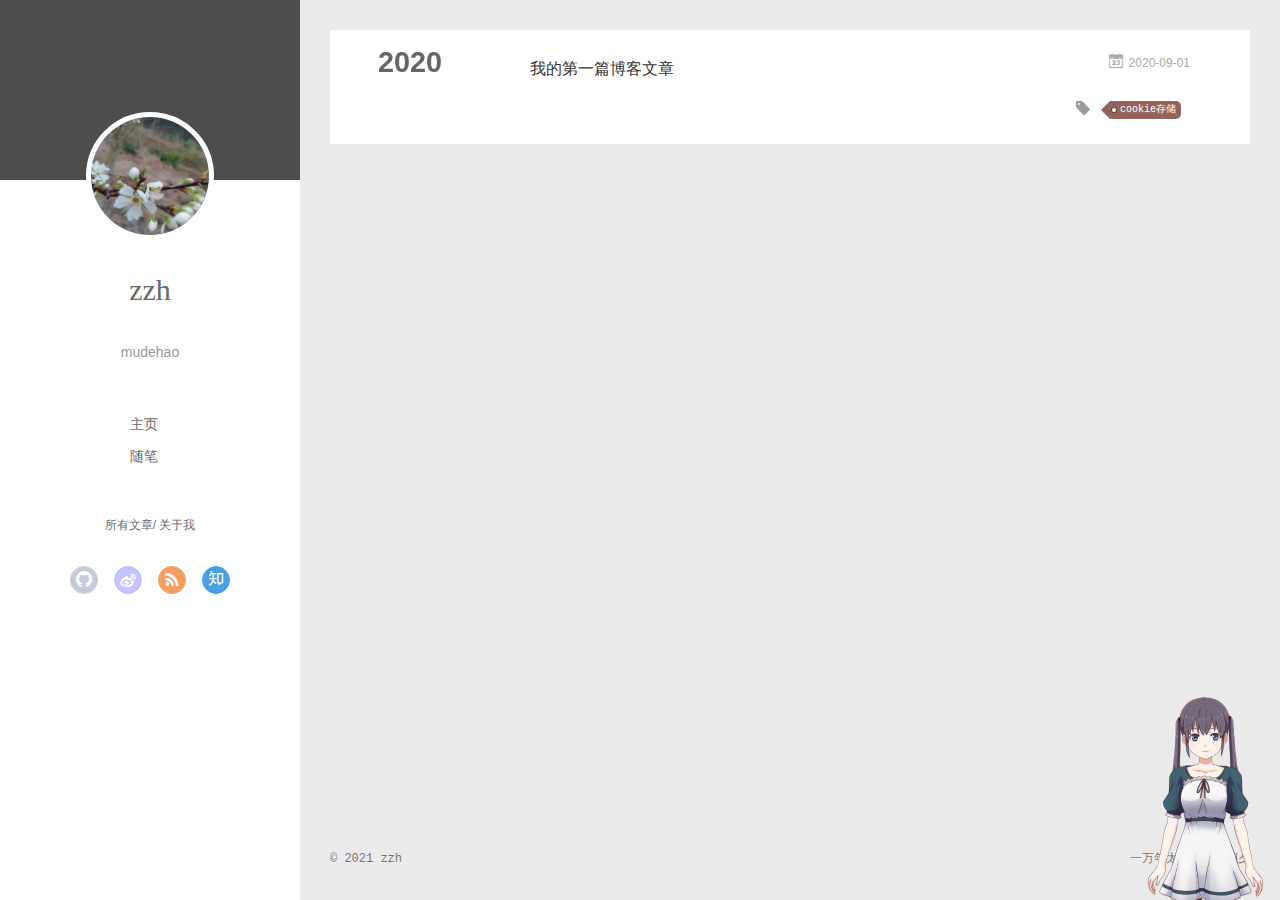
<file: tags/cookie存储/index.html>
<!DOCTYPE html>
<html>
<head>
  <meta charset="utf-8">
  
  <meta name="renderer" content="webkit">
  <meta http-equiv="X-UA-Compatible" content="IE=edge" >
  <link rel="dns-prefetch" href="http://yoursite.com">
  <title>Tag: cookie存储 | mudehao的博客</title>
  <meta name="viewport" content="width=device-width, initial-scale=1, maximum-scale=1">
  <meta property="og:type" content="website">
<meta property="og:title" content="mudehao的博客">
<meta property="og:url" content="http://yoursite.com/tags/cookie%E5%AD%98%E5%82%A8/index.html">
<meta property="og:site_name" content="mudehao的博客">
<meta property="og:locale">
<meta property="article:author" content="zzh">
<meta property="article:tag" content="前端,js,jquery,javascript,html5,开发者,程序猿,程序媛,编程,代码,开源,IT网站,html,css,css3,用户体验">
<meta name="twitter:card" content="summary">
  
    <link rel="alternative" href="/atom.xml" title="mudehao的博客" type="application/atom+xml">
  
  
    <link rel="icon" href="/img/icon.jpg">
  
  <link rel="stylesheet" type="text/css" href="/./main.0cf68a.css">
  <style type="text/css">
  
    #container.show {
      background: linear-gradient(200deg,#a0cfe4,#e8c37e);
    }
  </style>
  

  

<meta name="generator" content="Hexo 5.1.1"></head>

<body>
  <div id="container" q-class="show:isCtnShow">
    <canvas id="anm-canvas" class="anm-canvas"></canvas>
    <div class="left-col" q-class="show:isShow">
      
<div class="overlay" style="background: #4d4d4d"></div>
<div class="intrude-less">
	<header id="header" class="inner">
		<a href="/" class="profilepic">
			<img src="/img/headPortrait.jpg" class="js-avatar">
		</a>
		<hgroup>
		  <h1 class="header-author"><a href="/">zzh</a></h1>
		</hgroup>
		
		<p class="header-subtitle">mudehao</p>
		

		<nav class="header-menu">
			<ul>
			
				<li><a href="/">主页</a></li>
	        
				<li><a href="/tags/%E9%9A%8F%E7%AC%94/">随笔</a></li>
	        
			</ul>
		</nav>
		<nav class="header-smart-menu">
    		
    			
    			<a q-on="click: openSlider(e, 'innerArchive')" href="javascript:void(0)">所有文章</a>
    			
            
    			
            
    			
    			<a q-on="click: openSlider(e, 'aboutme')" href="javascript:void(0)">关于我</a>
    			
            
		</nav>
		<nav class="header-nav">
			<div class="social">
				
					<a class="github" target="_blank" href="#" title="github"><i class="icon-github"></i></a>
		        
					<a class="weibo" target="_blank" href="#" title="weibo"><i class="icon-weibo"></i></a>
		        
					<a class="rss" target="_blank" href="#" title="rss"><i class="icon-rss"></i></a>
		        
					<a class="zhihu" target="_blank" href="#" title="zhihu"><i class="icon-zhihu"></i></a>
		        
			</div>
		</nav>
	</header>		
</div>

    </div>
    <div class="mid-col" q-class="show:isShow,hide:isShow|isFalse">
      
<nav id="mobile-nav">
  	<div class="overlay js-overlay" style="background: #4d4d4d"></div>
	<div class="btnctn js-mobile-btnctn">
  		<div class="slider-trigger list" q-on="click: openSlider(e)"><i class="icon icon-sort"></i></div>
	</div>
	<div class="intrude-less">
		<header id="header" class="inner">
			<div class="profilepic">
				<img src="/img/headPortrait.jpg" class="js-avatar">
			</div>
			<hgroup>
			  <h1 class="header-author js-header-author">zzh</h1>
			</hgroup>
			
			<p class="header-subtitle"><i class="icon icon-quo-left"></i>mudehao<i class="icon icon-quo-right"></i></p>
			
			
			
				
			
				
			
			
			
			<nav class="header-nav">
				<div class="social">
					
						<a class="github" target="_blank" href="#" title="github"><i class="icon-github"></i></a>
			        
						<a class="weibo" target="_blank" href="#" title="weibo"><i class="icon-weibo"></i></a>
			        
						<a class="rss" target="_blank" href="#" title="rss"><i class="icon-rss"></i></a>
			        
						<a class="zhihu" target="_blank" href="#" title="zhihu"><i class="icon-zhihu"></i></a>
			        
				</div>
			</nav>

			<nav class="header-menu js-header-menu">
				<ul style="width: 50%">
				
				
					<li style="width: 50%"><a href="/">主页</a></li>
		        
					<li style="width: 50%"><a href="/tags/%E9%9A%8F%E7%AC%94/">随笔</a></li>
		        
				</ul>
			</nav>
		</header>				
	</div>
	<div class="mobile-mask" style="display:none" q-show="isShow"></div>
</nav>

      <div id="wrapper" class="body-wrap">
        <div class="menu-l">
          <div class="canvas-wrap">
            <canvas data-colors="#eaeaea" data-sectionHeight="100" data-contentId="js-content" id="myCanvas1" class="anm-canvas"></canvas>
          </div>
          <div id="js-content" class="content-ll">
            
  
  
    
    
      
      
      <section class="archives-wrap">
        <div class="archive-year-wrap">
          <a href="/archives/2020" class="archive-year">2020</a>
        </div>
        <div class="archives">
    
    <article class="archive-article archive-type-post">
  <div class="archive-article-inner">
    <header class="archive-article-header">
      	<div class="article-meta">
	      	<a href="/2020/09/01/%E6%88%91%E7%9A%84%E7%AC%AC%E4%B8%80%E7%AF%87%E5%8D%9A%E5%AE%A2%E6%96%87%E7%AB%A0/" class="archive-article-date">
  	<time datetime="2020-09-01T06:50:18.000Z" itemprop="datePublished"><i class="icon-calendar icon"></i>2020-09-01</time>
</a>
        </div>
    	 
  
    <h1 itemprop="name">
      <a class="archive-article-title" href="/2020/09/01/%E6%88%91%E7%9A%84%E7%AC%AC%E4%B8%80%E7%AF%87%E5%8D%9A%E5%AE%A2%E6%96%87%E7%AB%A0/">我的第一篇博客文章</a>
    </h1>
  

        <div class="article-info info-on-right">
          
	<div class="article-tag tagcloud">
		<i class="icon-price-tags icon"></i>
		<ul class="article-tag-list">
			 
        		<li class="article-tag-list-item">
        			<a href="javascript:void(0)" class="js-tag article-tag-list-link color4">cookie存储</a>
        		</li>
      		
		</ul>
	</div>

          

        </div>
        <div class="clearfix"></div>
    </header>
  </div>
</article>
  
  
    </div></section>
  

    


          </div>
        </div>
      </div>
      <footer id="footer">
  <div class="outer">
    <div id="footer-info">
    	<div class="footer-left">
    		&copy; 2021 zzh
    	</div>
      	<div class="footer-right">
			  <!-- <a href="http://hexo.io/" target="_blank">Hexo</a>  Theme <a href="https://github.com/litten/hexo-theme-yilia" target="_blank">Yilia</a> by Litten -->
			  <p>一万年太久，只争朝夕</p>
      	</div>
    </div>
  </div>
</footer>
    </div>
    <script>
	var yiliaConfig = {
		mathjax: false,
		isHome: false,
		isPost: false,
		isArchive: false,
		isTag: true,
		isCategory: false,
		open_in_new: false,
		toc_hide_index: true,
		root: "/",
		innerArchive: true,
		showTags: true
	}
</script>

<script>!function(t){function n(e){if(r[e])return r[e].exports;var i=r[e]={exports:{},id:e,loaded:!1};return t[e].call(i.exports,i,i.exports,n),i.loaded=!0,i.exports}var r={};n.m=t,n.c=r,n.p="./",n(0)}([function(t,n,r){r(195),t.exports=r(191)},function(t,n,r){var e=r(3),i=r(52),o=r(27),u=r(28),c=r(53),f="prototype",a=function(t,n,r){var s,l,h,v,p=t&a.F,d=t&a.G,y=t&a.S,g=t&a.P,b=t&a.B,m=d?e:y?e[n]||(e[n]={}):(e[n]||{})[f],x=d?i:i[n]||(i[n]={}),w=x[f]||(x[f]={});d&&(r=n);for(s in r)l=!p&&m&&void 0!==m[s],h=(l?m:r)[s],v=b&&l?c(h,e):g&&"function"==typeof h?c(Function.call,h):h,m&&u(m,s,h,t&a.U),x[s]!=h&&o(x,s,v),g&&w[s]!=h&&(w[s]=h)};e.core=i,a.F=1,a.G=2,a.S=4,a.P=8,a.B=16,a.W=32,a.U=64,a.R=128,t.exports=a},function(t,n,r){var e=r(6);t.exports=function(t){if(!e(t))throw TypeError(t+" is not an object!");return t}},function(t,n){var r=t.exports="undefined"!=typeof window&&window.Math==Math?window:"undefined"!=typeof self&&self.Math==Math?self:Function("return this")();"number"==typeof __g&&(__g=r)},function(t,n){t.exports=function(t){try{return!!t()}catch(t){return!0}}},function(t,n){var r=t.exports="undefined"!=typeof window&&window.Math==Math?window:"undefined"!=typeof self&&self.Math==Math?self:Function("return this")();"number"==typeof __g&&(__g=r)},function(t,n){t.exports=function(t){return"object"==typeof t?null!==t:"function"==typeof t}},function(t,n,r){var e=r(126)("wks"),i=r(76),o=r(3).Symbol,u="function"==typeof o;(t.exports=function(t){return e[t]||(e[t]=u&&o[t]||(u?o:i)("Symbol."+t))}).store=e},function(t,n){var r={}.hasOwnProperty;t.exports=function(t,n){return r.call(t,n)}},function(t,n,r){var e=r(94),i=r(33);t.exports=function(t){return e(i(t))}},function(t,n,r){t.exports=!r(4)(function(){return 7!=Object.defineProperty({},"a",{get:function(){return 7}}).a})},function(t,n,r){var e=r(2),i=r(167),o=r(50),u=Object.defineProperty;n.f=r(10)?Object.defineProperty:function(t,n,r){if(e(t),n=o(n,!0),e(r),i)try{return u(t,n,r)}catch(t){}if("get"in r||"set"in r)throw TypeError("Accessors not supported!");return"value"in r&&(t[n]=r.value),t}},function(t,n,r){t.exports=!r(18)(function(){return 7!=Object.defineProperty({},"a",{get:function(){return 7}}).a})},function(t,n,r){var e=r(14),i=r(22);t.exports=r(12)?function(t,n,r){return e.f(t,n,i(1,r))}:function(t,n,r){return t[n]=r,t}},function(t,n,r){var e=r(20),i=r(58),o=r(42),u=Object.defineProperty;n.f=r(12)?Object.defineProperty:function(t,n,r){if(e(t),n=o(n,!0),e(r),i)try{return u(t,n,r)}catch(t){}if("get"in r||"set"in r)throw TypeError("Accessors not supported!");return"value"in r&&(t[n]=r.value),t}},function(t,n,r){var e=r(40)("wks"),i=r(23),o=r(5).Symbol,u="function"==typeof o;(t.exports=function(t){return e[t]||(e[t]=u&&o[t]||(u?o:i)("Symbol."+t))}).store=e},function(t,n,r){var e=r(67),i=Math.min;t.exports=function(t){return t>0?i(e(t),9007199254740991):0}},function(t,n,r){var e=r(46);t.exports=function(t){return Object(e(t))}},function(t,n){t.exports=function(t){try{return!!t()}catch(t){return!0}}},function(t,n,r){var e=r(63),i=r(34);t.exports=Object.keys||function(t){return e(t,i)}},function(t,n,r){var e=r(21);t.exports=function(t){if(!e(t))throw TypeError(t+" is not an object!");return t}},function(t,n){t.exports=function(t){return"object"==typeof t?null!==t:"function"==typeof t}},function(t,n){t.exports=function(t,n){return{enumerable:!(1&t),configurable:!(2&t),writable:!(4&t),value:n}}},function(t,n){var r=0,e=Math.random();t.exports=function(t){return"Symbol(".concat(void 0===t?"":t,")_",(++r+e).toString(36))}},function(t,n){var r={}.hasOwnProperty;t.exports=function(t,n){return r.call(t,n)}},function(t,n){var r=t.exports={version:"2.4.0"};"number"==typeof __e&&(__e=r)},function(t,n){t.exports=function(t){if("function"!=typeof t)throw TypeError(t+" is not a function!");return t}},function(t,n,r){var e=r(11),i=r(66);t.exports=r(10)?function(t,n,r){return e.f(t,n,i(1,r))}:function(t,n,r){return t[n]=r,t}},function(t,n,r){var e=r(3),i=r(27),o=r(24),u=r(76)("src"),c="toString",f=Function[c],a=(""+f).split(c);r(52).inspectSource=function(t){return f.call(t)},(t.exports=function(t,n,r,c){var f="function"==typeof r;f&&(o(r,"name")||i(r,"name",n)),t[n]!==r&&(f&&(o(r,u)||i(r,u,t[n]?""+t[n]:a.join(String(n)))),t===e?t[n]=r:c?t[n]?t[n]=r:i(t,n,r):(delete t[n],i(t,n,r)))})(Function.prototype,c,function(){return"function"==typeof this&&this[u]||f.call(this)})},function(t,n,r){var e=r(1),i=r(4),o=r(46),u=function(t,n,r,e){var i=String(o(t)),u="<"+n;return""!==r&&(u+=" "+r+'="'+String(e).replace(/"/g,"&quot;")+'"'),u+">"+i+"</"+n+">"};t.exports=function(t,n){var r={};r[t]=n(u),e(e.P+e.F*i(function(){var n=""[t]('"');return n!==n.toLowerCase()||n.split('"').length>3}),"String",r)}},function(t,n,r){var e=r(115),i=r(46);t.exports=function(t){return e(i(t))}},function(t,n,r){var e=r(116),i=r(66),o=r(30),u=r(50),c=r(24),f=r(167),a=Object.getOwnPropertyDescriptor;n.f=r(10)?a:function(t,n){if(t=o(t),n=u(n,!0),f)try{return a(t,n)}catch(t){}if(c(t,n))return i(!e.f.call(t,n),t[n])}},function(t,n,r){var e=r(24),i=r(17),o=r(145)("IE_PROTO"),u=Object.prototype;t.exports=Object.getPrototypeOf||function(t){return t=i(t),e(t,o)?t[o]:"function"==typeof t.constructor&&t instanceof t.constructor?t.constructor.prototype:t instanceof Object?u:null}},function(t,n){t.exports=function(t){if(void 0==t)throw TypeError("Can't call method on  "+t);return t}},function(t,n){t.exports="constructor,hasOwnProperty,isPrototypeOf,propertyIsEnumerable,toLocaleString,toString,valueOf".split(",")},function(t,n){t.exports={}},function(t,n){t.exports=!0},function(t,n){n.f={}.propertyIsEnumerable},function(t,n,r){var e=r(14).f,i=r(8),o=r(15)("toStringTag");t.exports=function(t,n,r){t&&!i(t=r?t:t.prototype,o)&&e(t,o,{configurable:!0,value:n})}},function(t,n,r){var e=r(40)("keys"),i=r(23);t.exports=function(t){return e[t]||(e[t]=i(t))}},function(t,n,r){var e=r(5),i="__core-js_shared__",o=e[i]||(e[i]={});t.exports=function(t){return o[t]||(o[t]={})}},function(t,n){var r=Math.ceil,e=Math.floor;t.exports=function(t){return isNaN(t=+t)?0:(t>0?e:r)(t)}},function(t,n,r){var e=r(21);t.exports=function(t,n){if(!e(t))return t;var r,i;if(n&&"function"==typeof(r=t.toString)&&!e(i=r.call(t)))return i;if("function"==typeof(r=t.valueOf)&&!e(i=r.call(t)))return i;if(!n&&"function"==typeof(r=t.toString)&&!e(i=r.call(t)))return i;throw TypeError("Can't convert object to primitive value")}},function(t,n,r){var e=r(5),i=r(25),o=r(36),u=r(44),c=r(14).f;t.exports=function(t){var n=i.Symbol||(i.Symbol=o?{}:e.Symbol||{});"_"==t.charAt(0)||t in n||c(n,t,{value:u.f(t)})}},function(t,n,r){n.f=r(15)},function(t,n){var r={}.toString;t.exports=function(t){return r.call(t).slice(8,-1)}},function(t,n){t.exports=function(t){if(void 0==t)throw TypeError("Can't call method on  "+t);return t}},function(t,n,r){var e=r(4);t.exports=function(t,n){return!!t&&e(function(){n?t.call(null,function(){},1):t.call(null)})}},function(t,n,r){var e=r(53),i=r(115),o=r(17),u=r(16),c=r(203);t.exports=function(t,n){var r=1==t,f=2==t,a=3==t,s=4==t,l=6==t,h=5==t||l,v=n||c;return function(n,c,p){for(var d,y,g=o(n),b=i(g),m=e(c,p,3),x=u(b.length),w=0,S=r?v(n,x):f?v(n,0):void 0;x>w;w++)if((h||w in b)&&(d=b[w],y=m(d,w,g),t))if(r)S[w]=y;else if(y)switch(t){case 3:return!0;case 5:return d;case 6:return w;case 2:S.push(d)}else if(s)return!1;return l?-1:a||s?s:S}}},function(t,n,r){var e=r(1),i=r(52),o=r(4);t.exports=function(t,n){var r=(i.Object||{})[t]||Object[t],u={};u[t]=n(r),e(e.S+e.F*o(function(){r(1)}),"Object",u)}},function(t,n,r){var e=r(6);t.exports=function(t,n){if(!e(t))return t;var r,i;if(n&&"function"==typeof(r=t.toString)&&!e(i=r.call(t)))return i;if("function"==typeof(r=t.valueOf)&&!e(i=r.call(t)))return i;if(!n&&"function"==typeof(r=t.toString)&&!e(i=r.call(t)))return i;throw TypeError("Can't convert object to primitive value")}},function(t,n,r){var e=r(5),i=r(25),o=r(91),u=r(13),c="prototype",f=function(t,n,r){var a,s,l,h=t&f.F,v=t&f.G,p=t&f.S,d=t&f.P,y=t&f.B,g=t&f.W,b=v?i:i[n]||(i[n]={}),m=b[c],x=v?e:p?e[n]:(e[n]||{})[c];v&&(r=n);for(a in r)(s=!h&&x&&void 0!==x[a])&&a in b||(l=s?x[a]:r[a],b[a]=v&&"function"!=typeof x[a]?r[a]:y&&s?o(l,e):g&&x[a]==l?function(t){var n=function(n,r,e){if(this instanceof t){switch(arguments.length){case 0:return new t;case 1:return new t(n);case 2:return new t(n,r)}return new t(n,r,e)}return t.apply(this,arguments)};return n[c]=t[c],n}(l):d&&"function"==typeof l?o(Function.call,l):l,d&&((b.virtual||(b.virtual={}))[a]=l,t&f.R&&m&&!m[a]&&u(m,a,l)))};f.F=1,f.G=2,f.S=4,f.P=8,f.B=16,f.W=32,f.U=64,f.R=128,t.exports=f},function(t,n){var r=t.exports={version:"2.4.0"};"number"==typeof __e&&(__e=r)},function(t,n,r){var e=r(26);t.exports=function(t,n,r){if(e(t),void 0===n)return t;switch(r){case 1:return function(r){return t.call(n,r)};case 2:return function(r,e){return t.call(n,r,e)};case 3:return function(r,e,i){return t.call(n,r,e,i)}}return function(){return t.apply(n,arguments)}}},function(t,n,r){var e=r(183),i=r(1),o=r(126)("metadata"),u=o.store||(o.store=new(r(186))),c=function(t,n,r){var i=u.get(t);if(!i){if(!r)return;u.set(t,i=new e)}var o=i.get(n);if(!o){if(!r)return;i.set(n,o=new e)}return o},f=function(t,n,r){var e=c(n,r,!1);return void 0!==e&&e.has(t)},a=function(t,n,r){var e=c(n,r,!1);return void 0===e?void 0:e.get(t)},s=function(t,n,r,e){c(r,e,!0).set(t,n)},l=function(t,n){var r=c(t,n,!1),e=[];return r&&r.forEach(function(t,n){e.push(n)}),e},h=function(t){return void 0===t||"symbol"==typeof t?t:String(t)},v=function(t){i(i.S,"Reflect",t)};t.exports={store:u,map:c,has:f,get:a,set:s,keys:l,key:h,exp:v}},function(t,n,r){"use strict";if(r(10)){var e=r(69),i=r(3),o=r(4),u=r(1),c=r(127),f=r(152),a=r(53),s=r(68),l=r(66),h=r(27),v=r(73),p=r(67),d=r(16),y=r(75),g=r(50),b=r(24),m=r(180),x=r(114),w=r(6),S=r(17),_=r(137),O=r(70),E=r(32),P=r(71).f,j=r(154),F=r(76),M=r(7),A=r(48),N=r(117),T=r(146),I=r(155),k=r(80),L=r(123),R=r(74),C=r(130),D=r(160),U=r(11),W=r(31),G=U.f,B=W.f,V=i.RangeError,z=i.TypeError,q=i.Uint8Array,K="ArrayBuffer",J="Shared"+K,Y="BYTES_PER_ELEMENT",H="prototype",$=Array[H],X=f.ArrayBuffer,Q=f.DataView,Z=A(0),tt=A(2),nt=A(3),rt=A(4),et=A(5),it=A(6),ot=N(!0),ut=N(!1),ct=I.values,ft=I.keys,at=I.entries,st=$.lastIndexOf,lt=$.reduce,ht=$.reduceRight,vt=$.join,pt=$.sort,dt=$.slice,yt=$.toString,gt=$.toLocaleString,bt=M("iterator"),mt=M("toStringTag"),xt=F("typed_constructor"),wt=F("def_constructor"),St=c.CONSTR,_t=c.TYPED,Ot=c.VIEW,Et="Wrong length!",Pt=A(1,function(t,n){return Tt(T(t,t[wt]),n)}),jt=o(function(){return 1===new q(new Uint16Array([1]).buffer)[0]}),Ft=!!q&&!!q[H].set&&o(function(){new q(1).set({})}),Mt=function(t,n){if(void 0===t)throw z(Et);var r=+t,e=d(t);if(n&&!m(r,e))throw V(Et);return e},At=function(t,n){var r=p(t);if(r<0||r%n)throw V("Wrong offset!");return r},Nt=function(t){if(w(t)&&_t in t)return t;throw z(t+" is not a typed array!")},Tt=function(t,n){if(!(w(t)&&xt in t))throw z("It is not a typed array constructor!");return new t(n)},It=function(t,n){return kt(T(t,t[wt]),n)},kt=function(t,n){for(var r=0,e=n.length,i=Tt(t,e);e>r;)i[r]=n[r++];return i},Lt=function(t,n,r){G(t,n,{get:function(){return this._d[r]}})},Rt=function(t){var n,r,e,i,o,u,c=S(t),f=arguments.length,s=f>1?arguments[1]:void 0,l=void 0!==s,h=j(c);if(void 0!=h&&!_(h)){for(u=h.call(c),e=[],n=0;!(o=u.next()).done;n++)e.push(o.value);c=e}for(l&&f>2&&(s=a(s,arguments[2],2)),n=0,r=d(c.length),i=Tt(this,r);r>n;n++)i[n]=l?s(c[n],n):c[n];return i},Ct=function(){for(var t=0,n=arguments.length,r=Tt(this,n);n>t;)r[t]=arguments[t++];return r},Dt=!!q&&o(function(){gt.call(new q(1))}),Ut=function(){return gt.apply(Dt?dt.call(Nt(this)):Nt(this),arguments)},Wt={copyWithin:function(t,n){return D.call(Nt(this),t,n,arguments.length>2?arguments[2]:void 0)},every:function(t){return rt(Nt(this),t,arguments.length>1?arguments[1]:void 0)},fill:function(t){return C.apply(Nt(this),arguments)},filter:function(t){return It(this,tt(Nt(this),t,arguments.length>1?arguments[1]:void 0))},find:function(t){return et(Nt(this),t,arguments.length>1?arguments[1]:void 0)},findIndex:function(t){return it(Nt(this),t,arguments.length>1?arguments[1]:void 0)},forEach:function(t){Z(Nt(this),t,arguments.length>1?arguments[1]:void 0)},indexOf:function(t){return ut(Nt(this),t,arguments.length>1?arguments[1]:void 0)},includes:function(t){return ot(Nt(this),t,arguments.length>1?arguments[1]:void 0)},join:function(t){return vt.apply(Nt(this),arguments)},lastIndexOf:function(t){return st.apply(Nt(this),arguments)},map:function(t){return Pt(Nt(this),t,arguments.length>1?arguments[1]:void 0)},reduce:function(t){return lt.apply(Nt(this),arguments)},reduceRight:function(t){return ht.apply(Nt(this),arguments)},reverse:function(){for(var t,n=this,r=Nt(n).length,e=Math.floor(r/2),i=0;i<e;)t=n[i],n[i++]=n[--r],n[r]=t;return n},some:function(t){return nt(Nt(this),t,arguments.length>1?arguments[1]:void 0)},sort:function(t){return pt.call(Nt(this),t)},subarray:function(t,n){var r=Nt(this),e=r.length,i=y(t,e);return new(T(r,r[wt]))(r.buffer,r.byteOffset+i*r.BYTES_PER_ELEMENT,d((void 0===n?e:y(n,e))-i))}},Gt=function(t,n){return It(this,dt.call(Nt(this),t,n))},Bt=function(t){Nt(this);var n=At(arguments[1],1),r=this.length,e=S(t),i=d(e.length),o=0;if(i+n>r)throw V(Et);for(;o<i;)this[n+o]=e[o++]},Vt={entries:function(){return at.call(Nt(this))},keys:function(){return ft.call(Nt(this))},values:function(){return ct.call(Nt(this))}},zt=function(t,n){return w(t)&&t[_t]&&"symbol"!=typeof n&&n in t&&String(+n)==String(n)},qt=function(t,n){return zt(t,n=g(n,!0))?l(2,t[n]):B(t,n)},Kt=function(t,n,r){return!(zt(t,n=g(n,!0))&&w(r)&&b(r,"value"))||b(r,"get")||b(r,"set")||r.configurable||b(r,"writable")&&!r.writable||b(r,"enumerable")&&!r.enumerable?G(t,n,r):(t[n]=r.value,t)};St||(W.f=qt,U.f=Kt),u(u.S+u.F*!St,"Object",{getOwnPropertyDescriptor:qt,defineProperty:Kt}),o(function(){yt.call({})})&&(yt=gt=function(){return vt.call(this)});var Jt=v({},Wt);v(Jt,Vt),h(Jt,bt,Vt.values),v(Jt,{slice:Gt,set:Bt,constructor:function(){},toString:yt,toLocaleString:Ut}),Lt(Jt,"buffer","b"),Lt(Jt,"byteOffset","o"),Lt(Jt,"byteLength","l"),Lt(Jt,"length","e"),G(Jt,mt,{get:function(){return this[_t]}}),t.exports=function(t,n,r,f){f=!!f;var a=t+(f?"Clamped":"")+"Array",l="Uint8Array"!=a,v="get"+t,p="set"+t,y=i[a],g=y||{},b=y&&E(y),m=!y||!c.ABV,S={},_=y&&y[H],j=function(t,r){var e=t._d;return e.v[v](r*n+e.o,jt)},F=function(t,r,e){var i=t._d;f&&(e=(e=Math.round(e))<0?0:e>255?255:255&e),i.v[p](r*n+i.o,e,jt)},M=function(t,n){G(t,n,{get:function(){return j(this,n)},set:function(t){return F(this,n,t)},enumerable:!0})};m?(y=r(function(t,r,e,i){s(t,y,a,"_d");var o,u,c,f,l=0,v=0;if(w(r)){if(!(r instanceof X||(f=x(r))==K||f==J))return _t in r?kt(y,r):Rt.call(y,r);o=r,v=At(e,n);var p=r.byteLength;if(void 0===i){if(p%n)throw V(Et);if((u=p-v)<0)throw V(Et)}else if((u=d(i)*n)+v>p)throw V(Et);c=u/n}else c=Mt(r,!0),u=c*n,o=new X(u);for(h(t,"_d",{b:o,o:v,l:u,e:c,v:new Q(o)});l<c;)M(t,l++)}),_=y[H]=O(Jt),h(_,"constructor",y)):L(function(t){new y(null),new y(t)},!0)||(y=r(function(t,r,e,i){s(t,y,a);var o;return w(r)?r instanceof X||(o=x(r))==K||o==J?void 0!==i?new g(r,At(e,n),i):void 0!==e?new g(r,At(e,n)):new g(r):_t in r?kt(y,r):Rt.call(y,r):new g(Mt(r,l))}),Z(b!==Function.prototype?P(g).concat(P(b)):P(g),function(t){t in y||h(y,t,g[t])}),y[H]=_,e||(_.constructor=y));var A=_[bt],N=!!A&&("values"==A.name||void 0==A.name),T=Vt.values;h(y,xt,!0),h(_,_t,a),h(_,Ot,!0),h(_,wt,y),(f?new y(1)[mt]==a:mt in _)||G(_,mt,{get:function(){return a}}),S[a]=y,u(u.G+u.W+u.F*(y!=g),S),u(u.S,a,{BYTES_PER_ELEMENT:n,from:Rt,of:Ct}),Y in _||h(_,Y,n),u(u.P,a,Wt),R(a),u(u.P+u.F*Ft,a,{set:Bt}),u(u.P+u.F*!N,a,Vt),u(u.P+u.F*(_.toString!=yt),a,{toString:yt}),u(u.P+u.F*o(function(){new y(1).slice()}),a,{slice:Gt}),u(u.P+u.F*(o(function(){return[1,2].toLocaleString()!=new y([1,2]).toLocaleString()})||!o(function(){_.toLocaleString.call([1,2])})),a,{toLocaleString:Ut}),k[a]=N?A:T,e||N||h(_,bt,T)}}else t.exports=function(){}},function(t,n){var r={}.toString;t.exports=function(t){return r.call(t).slice(8,-1)}},function(t,n,r){var e=r(21),i=r(5).document,o=e(i)&&e(i.createElement);t.exports=function(t){return o?i.createElement(t):{}}},function(t,n,r){t.exports=!r(12)&&!r(18)(function(){return 7!=Object.defineProperty(r(57)("div"),"a",{get:function(){return 7}}).a})},function(t,n,r){"use strict";var e=r(36),i=r(51),o=r(64),u=r(13),c=r(8),f=r(35),a=r(96),s=r(38),l=r(103),h=r(15)("iterator"),v=!([].keys&&"next"in[].keys()),p="keys",d="values",y=function(){return this};t.exports=function(t,n,r,g,b,m,x){a(r,n,g);var w,S,_,O=function(t){if(!v&&t in F)return F[t];switch(t){case p:case d:return function(){return new r(this,t)}}return function(){return new r(this,t)}},E=n+" Iterator",P=b==d,j=!1,F=t.prototype,M=F[h]||F["@@iterator"]||b&&F[b],A=M||O(b),N=b?P?O("entries"):A:void 0,T="Array"==n?F.entries||M:M;if(T&&(_=l(T.call(new t)))!==Object.prototype&&(s(_,E,!0),e||c(_,h)||u(_,h,y)),P&&M&&M.name!==d&&(j=!0,A=function(){return M.call(this)}),e&&!x||!v&&!j&&F[h]||u(F,h,A),f[n]=A,f[E]=y,b)if(w={values:P?A:O(d),keys:m?A:O(p),entries:N},x)for(S in w)S in F||o(F,S,w[S]);else i(i.P+i.F*(v||j),n,w);return w}},function(t,n,r){var e=r(20),i=r(100),o=r(34),u=r(39)("IE_PROTO"),c=function(){},f="prototype",a=function(){var t,n=r(57)("iframe"),e=o.length;for(n.style.display="none",r(93).appendChild(n),n.src="javascript:",t=n.contentWindow.document,t.open(),t.write("<script>document.F=Object<\/script>"),t.close(),a=t.F;e--;)delete a[f][o[e]];return a()};t.exports=Object.create||function(t,n){var r;return null!==t?(c[f]=e(t),r=new c,c[f]=null,r[u]=t):r=a(),void 0===n?r:i(r,n)}},function(t,n,r){var e=r(63),i=r(34).concat("length","prototype");n.f=Object.getOwnPropertyNames||function(t){return e(t,i)}},function(t,n){n.f=Object.getOwnPropertySymbols},function(t,n,r){var e=r(8),i=r(9),o=r(90)(!1),u=r(39)("IE_PROTO");t.exports=function(t,n){var r,c=i(t),f=0,a=[];for(r in c)r!=u&&e(c,r)&&a.push(r);for(;n.length>f;)e(c,r=n[f++])&&(~o(a,r)||a.push(r));return a}},function(t,n,r){t.exports=r(13)},function(t,n,r){var e=r(76)("meta"),i=r(6),o=r(24),u=r(11).f,c=0,f=Object.isExtensible||function(){return!0},a=!r(4)(function(){return f(Object.preventExtensions({}))}),s=function(t){u(t,e,{value:{i:"O"+ ++c,w:{}}})},l=function(t,n){if(!i(t))return"symbol"==typeof t?t:("string"==typeof t?"S":"P")+t;if(!o(t,e)){if(!f(t))return"F";if(!n)return"E";s(t)}return t[e].i},h=function(t,n){if(!o(t,e)){if(!f(t))return!0;if(!n)return!1;s(t)}return t[e].w},v=function(t){return a&&p.NEED&&f(t)&&!o(t,e)&&s(t),t},p=t.exports={KEY:e,NEED:!1,fastKey:l,getWeak:h,onFreeze:v}},function(t,n){t.exports=function(t,n){return{enumerable:!(1&t),configurable:!(2&t),writable:!(4&t),value:n}}},function(t,n){var r=Math.ceil,e=Math.floor;t.exports=function(t){return isNaN(t=+t)?0:(t>0?e:r)(t)}},function(t,n){t.exports=function(t,n,r,e){if(!(t instanceof n)||void 0!==e&&e in t)throw TypeError(r+": incorrect invocation!");return t}},function(t,n){t.exports=!1},function(t,n,r){var e=r(2),i=r(173),o=r(133),u=r(145)("IE_PROTO"),c=function(){},f="prototype",a=function(){var t,n=r(132)("iframe"),e=o.length;for(n.style.display="none",r(135).appendChild(n),n.src="javascript:",t=n.contentWindow.document,t.open(),t.write("<script>document.F=Object<\/script>"),t.close(),a=t.F;e--;)delete a[f][o[e]];return a()};t.exports=Object.create||function(t,n){var r;return null!==t?(c[f]=e(t),r=new c,c[f]=null,r[u]=t):r=a(),void 0===n?r:i(r,n)}},function(t,n,r){var e=r(175),i=r(133).concat("length","prototype");n.f=Object.getOwnPropertyNames||function(t){return e(t,i)}},function(t,n,r){var e=r(175),i=r(133);t.exports=Object.keys||function(t){return e(t,i)}},function(t,n,r){var e=r(28);t.exports=function(t,n,r){for(var i in n)e(t,i,n[i],r);return t}},function(t,n,r){"use strict";var e=r(3),i=r(11),o=r(10),u=r(7)("species");t.exports=function(t){var n=e[t];o&&n&&!n[u]&&i.f(n,u,{configurable:!0,get:function(){return this}})}},function(t,n,r){var e=r(67),i=Math.max,o=Math.min;t.exports=function(t,n){return t=e(t),t<0?i(t+n,0):o(t,n)}},function(t,n){var r=0,e=Math.random();t.exports=function(t){return"Symbol(".concat(void 0===t?"":t,")_",(++r+e).toString(36))}},function(t,n,r){var e=r(33);t.exports=function(t){return Object(e(t))}},function(t,n,r){var e=r(7)("unscopables"),i=Array.prototype;void 0==i[e]&&r(27)(i,e,{}),t.exports=function(t){i[e][t]=!0}},function(t,n,r){var e=r(53),i=r(169),o=r(137),u=r(2),c=r(16),f=r(154),a={},s={},n=t.exports=function(t,n,r,l,h){var v,p,d,y,g=h?function(){return t}:f(t),b=e(r,l,n?2:1),m=0;if("function"!=typeof g)throw TypeError(t+" is not iterable!");if(o(g)){for(v=c(t.length);v>m;m++)if((y=n?b(u(p=t[m])[0],p[1]):b(t[m]))===a||y===s)return y}else for(d=g.call(t);!(p=d.next()).done;)if((y=i(d,b,p.value,n))===a||y===s)return y};n.BREAK=a,n.RETURN=s},function(t,n){t.exports={}},function(t,n,r){var e=r(11).f,i=r(24),o=r(7)("toStringTag");t.exports=function(t,n,r){t&&!i(t=r?t:t.prototype,o)&&e(t,o,{configurable:!0,value:n})}},function(t,n,r){var e=r(1),i=r(46),o=r(4),u=r(150),c="["+u+"]",f="​",a=RegExp("^"+c+c+"*"),s=RegExp(c+c+"*$"),l=function(t,n,r){var i={},c=o(function(){return!!u[t]()||f[t]()!=f}),a=i[t]=c?n(h):u[t];r&&(i[r]=a),e(e.P+e.F*c,"String",i)},h=l.trim=function(t,n){return t=String(i(t)),1&n&&(t=t.replace(a,"")),2&n&&(t=t.replace(s,"")),t};t.exports=l},function(t,n,r){t.exports={default:r(86),__esModule:!0}},function(t,n,r){t.exports={default:r(87),__esModule:!0}},function(t,n,r){"use strict";function e(t){return t&&t.__esModule?t:{default:t}}n.__esModule=!0;var i=r(84),o=e(i),u=r(83),c=e(u),f="function"==typeof c.default&&"symbol"==typeof o.default?function(t){return typeof t}:function(t){return t&&"function"==typeof c.default&&t.constructor===c.default&&t!==c.default.prototype?"symbol":typeof t};n.default="function"==typeof c.default&&"symbol"===f(o.default)?function(t){return void 0===t?"undefined":f(t)}:function(t){return t&&"function"==typeof c.default&&t.constructor===c.default&&t!==c.default.prototype?"symbol":void 0===t?"undefined":f(t)}},function(t,n,r){r(110),r(108),r(111),r(112),t.exports=r(25).Symbol},function(t,n,r){r(109),r(113),t.exports=r(44).f("iterator")},function(t,n){t.exports=function(t){if("function"!=typeof t)throw TypeError(t+" is not a function!");return t}},function(t,n){t.exports=function(){}},function(t,n,r){var e=r(9),i=r(106),o=r(105);t.exports=function(t){return function(n,r,u){var c,f=e(n),a=i(f.length),s=o(u,a);if(t&&r!=r){for(;a>s;)if((c=f[s++])!=c)return!0}else for(;a>s;s++)if((t||s in f)&&f[s]===r)return t||s||0;return!t&&-1}}},function(t,n,r){var e=r(88);t.exports=function(t,n,r){if(e(t),void 0===n)return t;switch(r){case 1:return function(r){return t.call(n,r)};case 2:return function(r,e){return t.call(n,r,e)};case 3:return function(r,e,i){return t.call(n,r,e,i)}}return function(){return t.apply(n,arguments)}}},function(t,n,r){var e=r(19),i=r(62),o=r(37);t.exports=function(t){var n=e(t),r=i.f;if(r)for(var u,c=r(t),f=o.f,a=0;c.length>a;)f.call(t,u=c[a++])&&n.push(u);return n}},function(t,n,r){t.exports=r(5).document&&document.documentElement},function(t,n,r){var e=r(56);t.exports=Object("z").propertyIsEnumerable(0)?Object:function(t){return"String"==e(t)?t.split(""):Object(t)}},function(t,n,r){var e=r(56);t.exports=Array.isArray||function(t){return"Array"==e(t)}},function(t,n,r){"use strict";var e=r(60),i=r(22),o=r(38),u={};r(13)(u,r(15)("iterator"),function(){return this}),t.exports=function(t,n,r){t.prototype=e(u,{next:i(1,r)}),o(t,n+" Iterator")}},function(t,n){t.exports=function(t,n){return{value:n,done:!!t}}},function(t,n,r){var e=r(19),i=r(9);t.exports=function(t,n){for(var r,o=i(t),u=e(o),c=u.length,f=0;c>f;)if(o[r=u[f++]]===n)return r}},function(t,n,r){var e=r(23)("meta"),i=r(21),o=r(8),u=r(14).f,c=0,f=Object.isExtensible||function(){return!0},a=!r(18)(function(){return f(Object.preventExtensions({}))}),s=function(t){u(t,e,{value:{i:"O"+ ++c,w:{}}})},l=function(t,n){if(!i(t))return"symbol"==typeof t?t:("string"==typeof t?"S":"P")+t;if(!o(t,e)){if(!f(t))return"F";if(!n)return"E";s(t)}return t[e].i},h=function(t,n){if(!o(t,e)){if(!f(t))return!0;if(!n)return!1;s(t)}return t[e].w},v=function(t){return a&&p.NEED&&f(t)&&!o(t,e)&&s(t),t},p=t.exports={KEY:e,NEED:!1,fastKey:l,getWeak:h,onFreeze:v}},function(t,n,r){var e=r(14),i=r(20),o=r(19);t.exports=r(12)?Object.defineProperties:function(t,n){i(t);for(var r,u=o(n),c=u.length,f=0;c>f;)e.f(t,r=u[f++],n[r]);return t}},function(t,n,r){var e=r(37),i=r(22),o=r(9),u=r(42),c=r(8),f=r(58),a=Object.getOwnPropertyDescriptor;n.f=r(12)?a:function(t,n){if(t=o(t),n=u(n,!0),f)try{return a(t,n)}catch(t){}if(c(t,n))return i(!e.f.call(t,n),t[n])}},function(t,n,r){var e=r(9),i=r(61).f,o={}.toString,u="object"==typeof window&&window&&Object.getOwnPropertyNames?Object.getOwnPropertyNames(window):[],c=function(t){try{return i(t)}catch(t){return u.slice()}};t.exports.f=function(t){return u&&"[object Window]"==o.call(t)?c(t):i(e(t))}},function(t,n,r){var e=r(8),i=r(77),o=r(39)("IE_PROTO"),u=Object.prototype;t.exports=Object.getPrototypeOf||function(t){return t=i(t),e(t,o)?t[o]:"function"==typeof t.constructor&&t instanceof t.constructor?t.constructor.prototype:t instanceof Object?u:null}},function(t,n,r){var e=r(41),i=r(33);t.exports=function(t){return function(n,r){var o,u,c=String(i(n)),f=e(r),a=c.length;return f<0||f>=a?t?"":void 0:(o=c.charCodeAt(f),o<55296||o>56319||f+1===a||(u=c.charCodeAt(f+1))<56320||u>57343?t?c.charAt(f):o:t?c.slice(f,f+2):u-56320+(o-55296<<10)+65536)}}},function(t,n,r){var e=r(41),i=Math.max,o=Math.min;t.exports=function(t,n){return t=e(t),t<0?i(t+n,0):o(t,n)}},function(t,n,r){var e=r(41),i=Math.min;t.exports=function(t){return t>0?i(e(t),9007199254740991):0}},function(t,n,r){"use strict";var e=r(89),i=r(97),o=r(35),u=r(9);t.exports=r(59)(Array,"Array",function(t,n){this._t=u(t),this._i=0,this._k=n},function(){var t=this._t,n=this._k,r=this._i++;return!t||r>=t.length?(this._t=void 0,i(1)):"keys"==n?i(0,r):"values"==n?i(0,t[r]):i(0,[r,t[r]])},"values"),o.Arguments=o.Array,e("keys"),e("values"),e("entries")},function(t,n){},function(t,n,r){"use strict";var e=r(104)(!0);r(59)(String,"String",function(t){this._t=String(t),this._i=0},function(){var t,n=this._t,r=this._i;return r>=n.length?{value:void 0,done:!0}:(t=e(n,r),this._i+=t.length,{value:t,done:!1})})},function(t,n,r){"use strict";var e=r(5),i=r(8),o=r(12),u=r(51),c=r(64),f=r(99).KEY,a=r(18),s=r(40),l=r(38),h=r(23),v=r(15),p=r(44),d=r(43),y=r(98),g=r(92),b=r(95),m=r(20),x=r(9),w=r(42),S=r(22),_=r(60),O=r(102),E=r(101),P=r(14),j=r(19),F=E.f,M=P.f,A=O.f,N=e.Symbol,T=e.JSON,I=T&&T.stringify,k="prototype",L=v("_hidden"),R=v("toPrimitive"),C={}.propertyIsEnumerable,D=s("symbol-registry"),U=s("symbols"),W=s("op-symbols"),G=Object[k],B="function"==typeof N,V=e.QObject,z=!V||!V[k]||!V[k].findChild,q=o&&a(function(){return 7!=_(M({},"a",{get:function(){return M(this,"a",{value:7}).a}})).a})?function(t,n,r){var e=F(G,n);e&&delete G[n],M(t,n,r),e&&t!==G&&M(G,n,e)}:M,K=function(t){var n=U[t]=_(N[k]);return n._k=t,n},J=B&&"symbol"==typeof N.iterator?function(t){return"symbol"==typeof t}:function(t){return t instanceof N},Y=function(t,n,r){return t===G&&Y(W,n,r),m(t),n=w(n,!0),m(r),i(U,n)?(r.enumerable?(i(t,L)&&t[L][n]&&(t[L][n]=!1),r=_(r,{enumerable:S(0,!1)})):(i(t,L)||M(t,L,S(1,{})),t[L][n]=!0),q(t,n,r)):M(t,n,r)},H=function(t,n){m(t);for(var r,e=g(n=x(n)),i=0,o=e.length;o>i;)Y(t,r=e[i++],n[r]);return t},$=function(t,n){return void 0===n?_(t):H(_(t),n)},X=function(t){var n=C.call(this,t=w(t,!0));return!(this===G&&i(U,t)&&!i(W,t))&&(!(n||!i(this,t)||!i(U,t)||i(this,L)&&this[L][t])||n)},Q=function(t,n){if(t=x(t),n=w(n,!0),t!==G||!i(U,n)||i(W,n)){var r=F(t,n);return!r||!i(U,n)||i(t,L)&&t[L][n]||(r.enumerable=!0),r}},Z=function(t){for(var n,r=A(x(t)),e=[],o=0;r.length>o;)i(U,n=r[o++])||n==L||n==f||e.push(n);return e},tt=function(t){for(var n,r=t===G,e=A(r?W:x(t)),o=[],u=0;e.length>u;)!i(U,n=e[u++])||r&&!i(G,n)||o.push(U[n]);return o};B||(N=function(){if(this instanceof N)throw TypeError("Symbol is not a constructor!");var t=h(arguments.length>0?arguments[0]:void 0),n=function(r){this===G&&n.call(W,r),i(this,L)&&i(this[L],t)&&(this[L][t]=!1),q(this,t,S(1,r))};return o&&z&&q(G,t,{configurable:!0,set:n}),K(t)},c(N[k],"toString",function(){return this._k}),E.f=Q,P.f=Y,r(61).f=O.f=Z,r(37).f=X,r(62).f=tt,o&&!r(36)&&c(G,"propertyIsEnumerable",X,!0),p.f=function(t){return K(v(t))}),u(u.G+u.W+u.F*!B,{Symbol:N});for(var nt="hasInstance,isConcatSpreadable,iterator,match,replace,search,species,split,toPrimitive,toStringTag,unscopables".split(","),rt=0;nt.length>rt;)v(nt[rt++]);for(var nt=j(v.store),rt=0;nt.length>rt;)d(nt[rt++]);u(u.S+u.F*!B,"Symbol",{for:function(t){return i(D,t+="")?D[t]:D[t]=N(t)},keyFor:function(t){if(J(t))return y(D,t);throw TypeError(t+" is not a symbol!")},useSetter:function(){z=!0},useSimple:function(){z=!1}}),u(u.S+u.F*!B,"Object",{create:$,defineProperty:Y,defineProperties:H,getOwnPropertyDescriptor:Q,getOwnPropertyNames:Z,getOwnPropertySymbols:tt}),T&&u(u.S+u.F*(!B||a(function(){var t=N();return"[null]"!=I([t])||"{}"!=I({a:t})||"{}"!=I(Object(t))})),"JSON",{stringify:function(t){if(void 0!==t&&!J(t)){for(var n,r,e=[t],i=1;arguments.length>i;)e.push(arguments[i++]);return n=e[1],"function"==typeof n&&(r=n),!r&&b(n)||(n=function(t,n){if(r&&(n=r.call(this,t,n)),!J(n))return n}),e[1]=n,I.apply(T,e)}}}),N[k][R]||r(13)(N[k],R,N[k].valueOf),l(N,"Symbol"),l(Math,"Math",!0),l(e.JSON,"JSON",!0)},function(t,n,r){r(43)("asyncIterator")},function(t,n,r){r(43)("observable")},function(t,n,r){r(107);for(var e=r(5),i=r(13),o=r(35),u=r(15)("toStringTag"),c=["NodeList","DOMTokenList","MediaList","StyleSheetList","CSSRuleList"],f=0;f<5;f++){var a=c[f],s=e[a],l=s&&s.prototype;l&&!l[u]&&i(l,u,a),o[a]=o.Array}},function(t,n,r){var e=r(45),i=r(7)("toStringTag"),o="Arguments"==e(function(){return arguments}()),u=function(t,n){try{return t[n]}catch(t){}};t.exports=function(t){var n,r,c;return void 0===t?"Undefined":null===t?"Null":"string"==typeof(r=u(n=Object(t),i))?r:o?e(n):"Object"==(c=e(n))&&"function"==typeof n.callee?"Arguments":c}},function(t,n,r){var e=r(45);t.exports=Object("z").propertyIsEnumerable(0)?Object:function(t){return"String"==e(t)?t.split(""):Object(t)}},function(t,n){n.f={}.propertyIsEnumerable},function(t,n,r){var e=r(30),i=r(16),o=r(75);t.exports=function(t){return function(n,r,u){var c,f=e(n),a=i(f.length),s=o(u,a);if(t&&r!=r){for(;a>s;)if((c=f[s++])!=c)return!0}else for(;a>s;s++)if((t||s in f)&&f[s]===r)return t||s||0;return!t&&-1}}},function(t,n,r){"use strict";var e=r(3),i=r(1),o=r(28),u=r(73),c=r(65),f=r(79),a=r(68),s=r(6),l=r(4),h=r(123),v=r(81),p=r(136);t.exports=function(t,n,r,d,y,g){var b=e[t],m=b,x=y?"set":"add",w=m&&m.prototype,S={},_=function(t){var n=w[t];o(w,t,"delete"==t?function(t){return!(g&&!s(t))&&n.call(this,0===t?0:t)}:"has"==t?function(t){return!(g&&!s(t))&&n.call(this,0===t?0:t)}:"get"==t?function(t){return g&&!s(t)?void 0:n.call(this,0===t?0:t)}:"add"==t?function(t){return n.call(this,0===t?0:t),this}:function(t,r){return n.call(this,0===t?0:t,r),this})};if("function"==typeof m&&(g||w.forEach&&!l(function(){(new m).entries().next()}))){var O=new m,E=O[x](g?{}:-0,1)!=O,P=l(function(){O.has(1)}),j=h(function(t){new m(t)}),F=!g&&l(function(){for(var t=new m,n=5;n--;)t[x](n,n);return!t.has(-0)});j||(m=n(function(n,r){a(n,m,t);var e=p(new b,n,m);return void 0!=r&&f(r,y,e[x],e),e}),m.prototype=w,w.constructor=m),(P||F)&&(_("delete"),_("has"),y&&_("get")),(F||E)&&_(x),g&&w.clear&&delete w.clear}else m=d.getConstructor(n,t,y,x),u(m.prototype,r),c.NEED=!0;return v(m,t),S[t]=m,i(i.G+i.W+i.F*(m!=b),S),g||d.setStrong(m,t,y),m}},function(t,n,r){"use strict";var e=r(27),i=r(28),o=r(4),u=r(46),c=r(7);t.exports=function(t,n,r){var f=c(t),a=r(u,f,""[t]),s=a[0],l=a[1];o(function(){var n={};return n[f]=function(){return 7},7!=""[t](n)})&&(i(String.prototype,t,s),e(RegExp.prototype,f,2==n?function(t,n){return l.call(t,this,n)}:function(t){return l.call(t,this)}))}
},function(t,n,r){"use strict";var e=r(2);t.exports=function(){var t=e(this),n="";return t.global&&(n+="g"),t.ignoreCase&&(n+="i"),t.multiline&&(n+="m"),t.unicode&&(n+="u"),t.sticky&&(n+="y"),n}},function(t,n){t.exports=function(t,n,r){var e=void 0===r;switch(n.length){case 0:return e?t():t.call(r);case 1:return e?t(n[0]):t.call(r,n[0]);case 2:return e?t(n[0],n[1]):t.call(r,n[0],n[1]);case 3:return e?t(n[0],n[1],n[2]):t.call(r,n[0],n[1],n[2]);case 4:return e?t(n[0],n[1],n[2],n[3]):t.call(r,n[0],n[1],n[2],n[3])}return t.apply(r,n)}},function(t,n,r){var e=r(6),i=r(45),o=r(7)("match");t.exports=function(t){var n;return e(t)&&(void 0!==(n=t[o])?!!n:"RegExp"==i(t))}},function(t,n,r){var e=r(7)("iterator"),i=!1;try{var o=[7][e]();o.return=function(){i=!0},Array.from(o,function(){throw 2})}catch(t){}t.exports=function(t,n){if(!n&&!i)return!1;var r=!1;try{var o=[7],u=o[e]();u.next=function(){return{done:r=!0}},o[e]=function(){return u},t(o)}catch(t){}return r}},function(t,n,r){t.exports=r(69)||!r(4)(function(){var t=Math.random();__defineSetter__.call(null,t,function(){}),delete r(3)[t]})},function(t,n){n.f=Object.getOwnPropertySymbols},function(t,n,r){var e=r(3),i="__core-js_shared__",o=e[i]||(e[i]={});t.exports=function(t){return o[t]||(o[t]={})}},function(t,n,r){for(var e,i=r(3),o=r(27),u=r(76),c=u("typed_array"),f=u("view"),a=!(!i.ArrayBuffer||!i.DataView),s=a,l=0,h="Int8Array,Uint8Array,Uint8ClampedArray,Int16Array,Uint16Array,Int32Array,Uint32Array,Float32Array,Float64Array".split(",");l<9;)(e=i[h[l++]])?(o(e.prototype,c,!0),o(e.prototype,f,!0)):s=!1;t.exports={ABV:a,CONSTR:s,TYPED:c,VIEW:f}},function(t,n){"use strict";var r={versions:function(){var t=window.navigator.userAgent;return{trident:t.indexOf("Trident")>-1,presto:t.indexOf("Presto")>-1,webKit:t.indexOf("AppleWebKit")>-1,gecko:t.indexOf("Gecko")>-1&&-1==t.indexOf("KHTML"),mobile:!!t.match(/AppleWebKit.*Mobile.*/),ios:!!t.match(/\(i[^;]+;( U;)? CPU.+Mac OS X/),android:t.indexOf("Android")>-1||t.indexOf("Linux")>-1,iPhone:t.indexOf("iPhone")>-1||t.indexOf("Mac")>-1,iPad:t.indexOf("iPad")>-1,webApp:-1==t.indexOf("Safari"),weixin:-1==t.indexOf("MicroMessenger")}}()};t.exports=r},function(t,n,r){"use strict";var e=r(85),i=function(t){return t&&t.__esModule?t:{default:t}}(e),o=function(){function t(t,n,e){return n||e?String.fromCharCode(n||e):r[t]||t}function n(t){return e[t]}var r={"&quot;":'"',"&lt;":"<","&gt;":">","&amp;":"&","&nbsp;":" "},e={};for(var u in r)e[r[u]]=u;return r["&apos;"]="'",e["'"]="&#39;",{encode:function(t){return t?(""+t).replace(/['<> "&]/g,n).replace(/\r?\n/g,"<br/>").replace(/\s/g,"&nbsp;"):""},decode:function(n){return n?(""+n).replace(/<br\s*\/?>/gi,"\n").replace(/&quot;|&lt;|&gt;|&amp;|&nbsp;|&apos;|&#(\d+);|&#(\d+)/g,t).replace(/\u00a0/g," "):""},encodeBase16:function(t){if(!t)return t;t+="";for(var n=[],r=0,e=t.length;e>r;r++)n.push(t.charCodeAt(r).toString(16).toUpperCase());return n.join("")},encodeBase16forJSON:function(t){if(!t)return t;t=t.replace(/[\u4E00-\u9FBF]/gi,function(t){return escape(t).replace("%u","\\u")});for(var n=[],r=0,e=t.length;e>r;r++)n.push(t.charCodeAt(r).toString(16).toUpperCase());return n.join("")},decodeBase16:function(t){if(!t)return t;t+="";for(var n=[],r=0,e=t.length;e>r;r+=2)n.push(String.fromCharCode("0x"+t.slice(r,r+2)));return n.join("")},encodeObject:function(t){if(t instanceof Array)for(var n=0,r=t.length;r>n;n++)t[n]=o.encodeObject(t[n]);else if("object"==(void 0===t?"undefined":(0,i.default)(t)))for(var e in t)t[e]=o.encodeObject(t[e]);else if("string"==typeof t)return o.encode(t);return t},loadScript:function(t){var n=document.createElement("script");document.getElementsByTagName("body")[0].appendChild(n),n.setAttribute("src",t)},addLoadEvent:function(t){var n=window.onload;"function"!=typeof window.onload?window.onload=t:window.onload=function(){n(),t()}}}}();t.exports=o},function(t,n,r){"use strict";var e=r(17),i=r(75),o=r(16);t.exports=function(t){for(var n=e(this),r=o(n.length),u=arguments.length,c=i(u>1?arguments[1]:void 0,r),f=u>2?arguments[2]:void 0,a=void 0===f?r:i(f,r);a>c;)n[c++]=t;return n}},function(t,n,r){"use strict";var e=r(11),i=r(66);t.exports=function(t,n,r){n in t?e.f(t,n,i(0,r)):t[n]=r}},function(t,n,r){var e=r(6),i=r(3).document,o=e(i)&&e(i.createElement);t.exports=function(t){return o?i.createElement(t):{}}},function(t,n){t.exports="constructor,hasOwnProperty,isPrototypeOf,propertyIsEnumerable,toLocaleString,toString,valueOf".split(",")},function(t,n,r){var e=r(7)("match");t.exports=function(t){var n=/./;try{"/./"[t](n)}catch(r){try{return n[e]=!1,!"/./"[t](n)}catch(t){}}return!0}},function(t,n,r){t.exports=r(3).document&&document.documentElement},function(t,n,r){var e=r(6),i=r(144).set;t.exports=function(t,n,r){var o,u=n.constructor;return u!==r&&"function"==typeof u&&(o=u.prototype)!==r.prototype&&e(o)&&i&&i(t,o),t}},function(t,n,r){var e=r(80),i=r(7)("iterator"),o=Array.prototype;t.exports=function(t){return void 0!==t&&(e.Array===t||o[i]===t)}},function(t,n,r){var e=r(45);t.exports=Array.isArray||function(t){return"Array"==e(t)}},function(t,n,r){"use strict";var e=r(70),i=r(66),o=r(81),u={};r(27)(u,r(7)("iterator"),function(){return this}),t.exports=function(t,n,r){t.prototype=e(u,{next:i(1,r)}),o(t,n+" Iterator")}},function(t,n,r){"use strict";var e=r(69),i=r(1),o=r(28),u=r(27),c=r(24),f=r(80),a=r(139),s=r(81),l=r(32),h=r(7)("iterator"),v=!([].keys&&"next"in[].keys()),p="keys",d="values",y=function(){return this};t.exports=function(t,n,r,g,b,m,x){a(r,n,g);var w,S,_,O=function(t){if(!v&&t in F)return F[t];switch(t){case p:case d:return function(){return new r(this,t)}}return function(){return new r(this,t)}},E=n+" Iterator",P=b==d,j=!1,F=t.prototype,M=F[h]||F["@@iterator"]||b&&F[b],A=M||O(b),N=b?P?O("entries"):A:void 0,T="Array"==n?F.entries||M:M;if(T&&(_=l(T.call(new t)))!==Object.prototype&&(s(_,E,!0),e||c(_,h)||u(_,h,y)),P&&M&&M.name!==d&&(j=!0,A=function(){return M.call(this)}),e&&!x||!v&&!j&&F[h]||u(F,h,A),f[n]=A,f[E]=y,b)if(w={values:P?A:O(d),keys:m?A:O(p),entries:N},x)for(S in w)S in F||o(F,S,w[S]);else i(i.P+i.F*(v||j),n,w);return w}},function(t,n){var r=Math.expm1;t.exports=!r||r(10)>22025.465794806718||r(10)<22025.465794806718||-2e-17!=r(-2e-17)?function(t){return 0==(t=+t)?t:t>-1e-6&&t<1e-6?t+t*t/2:Math.exp(t)-1}:r},function(t,n){t.exports=Math.sign||function(t){return 0==(t=+t)||t!=t?t:t<0?-1:1}},function(t,n,r){var e=r(3),i=r(151).set,o=e.MutationObserver||e.WebKitMutationObserver,u=e.process,c=e.Promise,f="process"==r(45)(u);t.exports=function(){var t,n,r,a=function(){var e,i;for(f&&(e=u.domain)&&e.exit();t;){i=t.fn,t=t.next;try{i()}catch(e){throw t?r():n=void 0,e}}n=void 0,e&&e.enter()};if(f)r=function(){u.nextTick(a)};else if(o){var s=!0,l=document.createTextNode("");new o(a).observe(l,{characterData:!0}),r=function(){l.data=s=!s}}else if(c&&c.resolve){var h=c.resolve();r=function(){h.then(a)}}else r=function(){i.call(e,a)};return function(e){var i={fn:e,next:void 0};n&&(n.next=i),t||(t=i,r()),n=i}}},function(t,n,r){var e=r(6),i=r(2),o=function(t,n){if(i(t),!e(n)&&null!==n)throw TypeError(n+": can't set as prototype!")};t.exports={set:Object.setPrototypeOf||("__proto__"in{}?function(t,n,e){try{e=r(53)(Function.call,r(31).f(Object.prototype,"__proto__").set,2),e(t,[]),n=!(t instanceof Array)}catch(t){n=!0}return function(t,r){return o(t,r),n?t.__proto__=r:e(t,r),t}}({},!1):void 0),check:o}},function(t,n,r){var e=r(126)("keys"),i=r(76);t.exports=function(t){return e[t]||(e[t]=i(t))}},function(t,n,r){var e=r(2),i=r(26),o=r(7)("species");t.exports=function(t,n){var r,u=e(t).constructor;return void 0===u||void 0==(r=e(u)[o])?n:i(r)}},function(t,n,r){var e=r(67),i=r(46);t.exports=function(t){return function(n,r){var o,u,c=String(i(n)),f=e(r),a=c.length;return f<0||f>=a?t?"":void 0:(o=c.charCodeAt(f),o<55296||o>56319||f+1===a||(u=c.charCodeAt(f+1))<56320||u>57343?t?c.charAt(f):o:t?c.slice(f,f+2):u-56320+(o-55296<<10)+65536)}}},function(t,n,r){var e=r(122),i=r(46);t.exports=function(t,n,r){if(e(n))throw TypeError("String#"+r+" doesn't accept regex!");return String(i(t))}},function(t,n,r){"use strict";var e=r(67),i=r(46);t.exports=function(t){var n=String(i(this)),r="",o=e(t);if(o<0||o==1/0)throw RangeError("Count can't be negative");for(;o>0;(o>>>=1)&&(n+=n))1&o&&(r+=n);return r}},function(t,n){t.exports="\t\n\v\f\r   ᠎             　\u2028\u2029\ufeff"},function(t,n,r){var e,i,o,u=r(53),c=r(121),f=r(135),a=r(132),s=r(3),l=s.process,h=s.setImmediate,v=s.clearImmediate,p=s.MessageChannel,d=0,y={},g="onreadystatechange",b=function(){var t=+this;if(y.hasOwnProperty(t)){var n=y[t];delete y[t],n()}},m=function(t){b.call(t.data)};h&&v||(h=function(t){for(var n=[],r=1;arguments.length>r;)n.push(arguments[r++]);return y[++d]=function(){c("function"==typeof t?t:Function(t),n)},e(d),d},v=function(t){delete y[t]},"process"==r(45)(l)?e=function(t){l.nextTick(u(b,t,1))}:p?(i=new p,o=i.port2,i.port1.onmessage=m,e=u(o.postMessage,o,1)):s.addEventListener&&"function"==typeof postMessage&&!s.importScripts?(e=function(t){s.postMessage(t+"","*")},s.addEventListener("message",m,!1)):e=g in a("script")?function(t){f.appendChild(a("script"))[g]=function(){f.removeChild(this),b.call(t)}}:function(t){setTimeout(u(b,t,1),0)}),t.exports={set:h,clear:v}},function(t,n,r){"use strict";var e=r(3),i=r(10),o=r(69),u=r(127),c=r(27),f=r(73),a=r(4),s=r(68),l=r(67),h=r(16),v=r(71).f,p=r(11).f,d=r(130),y=r(81),g="ArrayBuffer",b="DataView",m="prototype",x="Wrong length!",w="Wrong index!",S=e[g],_=e[b],O=e.Math,E=e.RangeError,P=e.Infinity,j=S,F=O.abs,M=O.pow,A=O.floor,N=O.log,T=O.LN2,I="buffer",k="byteLength",L="byteOffset",R=i?"_b":I,C=i?"_l":k,D=i?"_o":L,U=function(t,n,r){var e,i,o,u=Array(r),c=8*r-n-1,f=(1<<c)-1,a=f>>1,s=23===n?M(2,-24)-M(2,-77):0,l=0,h=t<0||0===t&&1/t<0?1:0;for(t=F(t),t!=t||t===P?(i=t!=t?1:0,e=f):(e=A(N(t)/T),t*(o=M(2,-e))<1&&(e--,o*=2),t+=e+a>=1?s/o:s*M(2,1-a),t*o>=2&&(e++,o/=2),e+a>=f?(i=0,e=f):e+a>=1?(i=(t*o-1)*M(2,n),e+=a):(i=t*M(2,a-1)*M(2,n),e=0));n>=8;u[l++]=255&i,i/=256,n-=8);for(e=e<<n|i,c+=n;c>0;u[l++]=255&e,e/=256,c-=8);return u[--l]|=128*h,u},W=function(t,n,r){var e,i=8*r-n-1,o=(1<<i)-1,u=o>>1,c=i-7,f=r-1,a=t[f--],s=127&a;for(a>>=7;c>0;s=256*s+t[f],f--,c-=8);for(e=s&(1<<-c)-1,s>>=-c,c+=n;c>0;e=256*e+t[f],f--,c-=8);if(0===s)s=1-u;else{if(s===o)return e?NaN:a?-P:P;e+=M(2,n),s-=u}return(a?-1:1)*e*M(2,s-n)},G=function(t){return t[3]<<24|t[2]<<16|t[1]<<8|t[0]},B=function(t){return[255&t]},V=function(t){return[255&t,t>>8&255]},z=function(t){return[255&t,t>>8&255,t>>16&255,t>>24&255]},q=function(t){return U(t,52,8)},K=function(t){return U(t,23,4)},J=function(t,n,r){p(t[m],n,{get:function(){return this[r]}})},Y=function(t,n,r,e){var i=+r,o=l(i);if(i!=o||o<0||o+n>t[C])throw E(w);var u=t[R]._b,c=o+t[D],f=u.slice(c,c+n);return e?f:f.reverse()},H=function(t,n,r,e,i,o){var u=+r,c=l(u);if(u!=c||c<0||c+n>t[C])throw E(w);for(var f=t[R]._b,a=c+t[D],s=e(+i),h=0;h<n;h++)f[a+h]=s[o?h:n-h-1]},$=function(t,n){s(t,S,g);var r=+n,e=h(r);if(r!=e)throw E(x);return e};if(u.ABV){if(!a(function(){new S})||!a(function(){new S(.5)})){S=function(t){return new j($(this,t))};for(var X,Q=S[m]=j[m],Z=v(j),tt=0;Z.length>tt;)(X=Z[tt++])in S||c(S,X,j[X]);o||(Q.constructor=S)}var nt=new _(new S(2)),rt=_[m].setInt8;nt.setInt8(0,2147483648),nt.setInt8(1,2147483649),!nt.getInt8(0)&&nt.getInt8(1)||f(_[m],{setInt8:function(t,n){rt.call(this,t,n<<24>>24)},setUint8:function(t,n){rt.call(this,t,n<<24>>24)}},!0)}else S=function(t){var n=$(this,t);this._b=d.call(Array(n),0),this[C]=n},_=function(t,n,r){s(this,_,b),s(t,S,b);var e=t[C],i=l(n);if(i<0||i>e)throw E("Wrong offset!");if(r=void 0===r?e-i:h(r),i+r>e)throw E(x);this[R]=t,this[D]=i,this[C]=r},i&&(J(S,k,"_l"),J(_,I,"_b"),J(_,k,"_l"),J(_,L,"_o")),f(_[m],{getInt8:function(t){return Y(this,1,t)[0]<<24>>24},getUint8:function(t){return Y(this,1,t)[0]},getInt16:function(t){var n=Y(this,2,t,arguments[1]);return(n[1]<<8|n[0])<<16>>16},getUint16:function(t){var n=Y(this,2,t,arguments[1]);return n[1]<<8|n[0]},getInt32:function(t){return G(Y(this,4,t,arguments[1]))},getUint32:function(t){return G(Y(this,4,t,arguments[1]))>>>0},getFloat32:function(t){return W(Y(this,4,t,arguments[1]),23,4)},getFloat64:function(t){return W(Y(this,8,t,arguments[1]),52,8)},setInt8:function(t,n){H(this,1,t,B,n)},setUint8:function(t,n){H(this,1,t,B,n)},setInt16:function(t,n){H(this,2,t,V,n,arguments[2])},setUint16:function(t,n){H(this,2,t,V,n,arguments[2])},setInt32:function(t,n){H(this,4,t,z,n,arguments[2])},setUint32:function(t,n){H(this,4,t,z,n,arguments[2])},setFloat32:function(t,n){H(this,4,t,K,n,arguments[2])},setFloat64:function(t,n){H(this,8,t,q,n,arguments[2])}});y(S,g),y(_,b),c(_[m],u.VIEW,!0),n[g]=S,n[b]=_},function(t,n,r){var e=r(3),i=r(52),o=r(69),u=r(182),c=r(11).f;t.exports=function(t){var n=i.Symbol||(i.Symbol=o?{}:e.Symbol||{});"_"==t.charAt(0)||t in n||c(n,t,{value:u.f(t)})}},function(t,n,r){var e=r(114),i=r(7)("iterator"),o=r(80);t.exports=r(52).getIteratorMethod=function(t){if(void 0!=t)return t[i]||t["@@iterator"]||o[e(t)]}},function(t,n,r){"use strict";var e=r(78),i=r(170),o=r(80),u=r(30);t.exports=r(140)(Array,"Array",function(t,n){this._t=u(t),this._i=0,this._k=n},function(){var t=this._t,n=this._k,r=this._i++;return!t||r>=t.length?(this._t=void 0,i(1)):"keys"==n?i(0,r):"values"==n?i(0,t[r]):i(0,[r,t[r]])},"values"),o.Arguments=o.Array,e("keys"),e("values"),e("entries")},function(t,n){function r(t,n){t.classList?t.classList.add(n):t.className+=" "+n}t.exports=r},function(t,n){function r(t,n){if(t.classList)t.classList.remove(n);else{var r=new RegExp("(^|\\b)"+n.split(" ").join("|")+"(\\b|$)","gi");t.className=t.className.replace(r," ")}}t.exports=r},function(t,n){function r(){throw new Error("setTimeout has not been defined")}function e(){throw new Error("clearTimeout has not been defined")}function i(t){if(s===setTimeout)return setTimeout(t,0);if((s===r||!s)&&setTimeout)return s=setTimeout,setTimeout(t,0);try{return s(t,0)}catch(n){try{return s.call(null,t,0)}catch(n){return s.call(this,t,0)}}}function o(t){if(l===clearTimeout)return clearTimeout(t);if((l===e||!l)&&clearTimeout)return l=clearTimeout,clearTimeout(t);try{return l(t)}catch(n){try{return l.call(null,t)}catch(n){return l.call(this,t)}}}function u(){d&&v&&(d=!1,v.length?p=v.concat(p):y=-1,p.length&&c())}function c(){if(!d){var t=i(u);d=!0;for(var n=p.length;n;){for(v=p,p=[];++y<n;)v&&v[y].run();y=-1,n=p.length}v=null,d=!1,o(t)}}function f(t,n){this.fun=t,this.array=n}function a(){}var s,l,h=t.exports={};!function(){try{s="function"==typeof setTimeout?setTimeout:r}catch(t){s=r}try{l="function"==typeof clearTimeout?clearTimeout:e}catch(t){l=e}}();var v,p=[],d=!1,y=-1;h.nextTick=function(t){var n=new Array(arguments.length-1);if(arguments.length>1)for(var r=1;r<arguments.length;r++)n[r-1]=arguments[r];p.push(new f(t,n)),1!==p.length||d||i(c)},f.prototype.run=function(){this.fun.apply(null,this.array)},h.title="browser",h.browser=!0,h.env={},h.argv=[],h.version="",h.versions={},h.on=a,h.addListener=a,h.once=a,h.off=a,h.removeListener=a,h.removeAllListeners=a,h.emit=a,h.prependListener=a,h.prependOnceListener=a,h.listeners=function(t){return[]},h.binding=function(t){throw new Error("process.binding is not supported")},h.cwd=function(){return"/"},h.chdir=function(t){throw new Error("process.chdir is not supported")},h.umask=function(){return 0}},function(t,n,r){var e=r(45);t.exports=function(t,n){if("number"!=typeof t&&"Number"!=e(t))throw TypeError(n);return+t}},function(t,n,r){"use strict";var e=r(17),i=r(75),o=r(16);t.exports=[].copyWithin||function(t,n){var r=e(this),u=o(r.length),c=i(t,u),f=i(n,u),a=arguments.length>2?arguments[2]:void 0,s=Math.min((void 0===a?u:i(a,u))-f,u-c),l=1;for(f<c&&c<f+s&&(l=-1,f+=s-1,c+=s-1);s-- >0;)f in r?r[c]=r[f]:delete r[c],c+=l,f+=l;return r}},function(t,n,r){var e=r(79);t.exports=function(t,n){var r=[];return e(t,!1,r.push,r,n),r}},function(t,n,r){var e=r(26),i=r(17),o=r(115),u=r(16);t.exports=function(t,n,r,c,f){e(n);var a=i(t),s=o(a),l=u(a.length),h=f?l-1:0,v=f?-1:1;if(r<2)for(;;){if(h in s){c=s[h],h+=v;break}if(h+=v,f?h<0:l<=h)throw TypeError("Reduce of empty array with no initial value")}for(;f?h>=0:l>h;h+=v)h in s&&(c=n(c,s[h],h,a));return c}},function(t,n,r){"use strict";var e=r(26),i=r(6),o=r(121),u=[].slice,c={},f=function(t,n,r){if(!(n in c)){for(var e=[],i=0;i<n;i++)e[i]="a["+i+"]";c[n]=Function("F,a","return new F("+e.join(",")+")")}return c[n](t,r)};t.exports=Function.bind||function(t){var n=e(this),r=u.call(arguments,1),c=function(){var e=r.concat(u.call(arguments));return this instanceof c?f(n,e.length,e):o(n,e,t)};return i(n.prototype)&&(c.prototype=n.prototype),c}},function(t,n,r){"use strict";var e=r(11).f,i=r(70),o=r(73),u=r(53),c=r(68),f=r(46),a=r(79),s=r(140),l=r(170),h=r(74),v=r(10),p=r(65).fastKey,d=v?"_s":"size",y=function(t,n){var r,e=p(n);if("F"!==e)return t._i[e];for(r=t._f;r;r=r.n)if(r.k==n)return r};t.exports={getConstructor:function(t,n,r,s){var l=t(function(t,e){c(t,l,n,"_i"),t._i=i(null),t._f=void 0,t._l=void 0,t[d]=0,void 0!=e&&a(e,r,t[s],t)});return o(l.prototype,{clear:function(){for(var t=this,n=t._i,r=t._f;r;r=r.n)r.r=!0,r.p&&(r.p=r.p.n=void 0),delete n[r.i];t._f=t._l=void 0,t[d]=0},delete:function(t){var n=this,r=y(n,t);if(r){var e=r.n,i=r.p;delete n._i[r.i],r.r=!0,i&&(i.n=e),e&&(e.p=i),n._f==r&&(n._f=e),n._l==r&&(n._l=i),n[d]--}return!!r},forEach:function(t){c(this,l,"forEach");for(var n,r=u(t,arguments.length>1?arguments[1]:void 0,3);n=n?n.n:this._f;)for(r(n.v,n.k,this);n&&n.r;)n=n.p},has:function(t){return!!y(this,t)}}),v&&e(l.prototype,"size",{get:function(){return f(this[d])}}),l},def:function(t,n,r){var e,i,o=y(t,n);return o?o.v=r:(t._l=o={i:i=p(n,!0),k:n,v:r,p:e=t._l,n:void 0,r:!1},t._f||(t._f=o),e&&(e.n=o),t[d]++,"F"!==i&&(t._i[i]=o)),t},getEntry:y,setStrong:function(t,n,r){s(t,n,function(t,n){this._t=t,this._k=n,this._l=void 0},function(){for(var t=this,n=t._k,r=t._l;r&&r.r;)r=r.p;return t._t&&(t._l=r=r?r.n:t._t._f)?"keys"==n?l(0,r.k):"values"==n?l(0,r.v):l(0,[r.k,r.v]):(t._t=void 0,l(1))},r?"entries":"values",!r,!0),h(n)}}},function(t,n,r){var e=r(114),i=r(161);t.exports=function(t){return function(){if(e(this)!=t)throw TypeError(t+"#toJSON isn't generic");return i(this)}}},function(t,n,r){"use strict";var e=r(73),i=r(65).getWeak,o=r(2),u=r(6),c=r(68),f=r(79),a=r(48),s=r(24),l=a(5),h=a(6),v=0,p=function(t){return t._l||(t._l=new d)},d=function(){this.a=[]},y=function(t,n){return l(t.a,function(t){return t[0]===n})};d.prototype={get:function(t){var n=y(this,t);if(n)return n[1]},has:function(t){return!!y(this,t)},set:function(t,n){var r=y(this,t);r?r[1]=n:this.a.push([t,n])},delete:function(t){var n=h(this.a,function(n){return n[0]===t});return~n&&this.a.splice(n,1),!!~n}},t.exports={getConstructor:function(t,n,r,o){var a=t(function(t,e){c(t,a,n,"_i"),t._i=v++,t._l=void 0,void 0!=e&&f(e,r,t[o],t)});return e(a.prototype,{delete:function(t){if(!u(t))return!1;var n=i(t);return!0===n?p(this).delete(t):n&&s(n,this._i)&&delete n[this._i]},has:function(t){if(!u(t))return!1;var n=i(t);return!0===n?p(this).has(t):n&&s(n,this._i)}}),a},def:function(t,n,r){var e=i(o(n),!0);return!0===e?p(t).set(n,r):e[t._i]=r,t},ufstore:p}},function(t,n,r){t.exports=!r(10)&&!r(4)(function(){return 7!=Object.defineProperty(r(132)("div"),"a",{get:function(){return 7}}).a})},function(t,n,r){var e=r(6),i=Math.floor;t.exports=function(t){return!e(t)&&isFinite(t)&&i(t)===t}},function(t,n,r){var e=r(2);t.exports=function(t,n,r,i){try{return i?n(e(r)[0],r[1]):n(r)}catch(n){var o=t.return;throw void 0!==o&&e(o.call(t)),n}}},function(t,n){t.exports=function(t,n){return{value:n,done:!!t}}},function(t,n){t.exports=Math.log1p||function(t){return(t=+t)>-1e-8&&t<1e-8?t-t*t/2:Math.log(1+t)}},function(t,n,r){"use strict";var e=r(72),i=r(125),o=r(116),u=r(17),c=r(115),f=Object.assign;t.exports=!f||r(4)(function(){var t={},n={},r=Symbol(),e="abcdefghijklmnopqrst";return t[r]=7,e.split("").forEach(function(t){n[t]=t}),7!=f({},t)[r]||Object.keys(f({},n)).join("")!=e})?function(t,n){for(var r=u(t),f=arguments.length,a=1,s=i.f,l=o.f;f>a;)for(var h,v=c(arguments[a++]),p=s?e(v).concat(s(v)):e(v),d=p.length,y=0;d>y;)l.call(v,h=p[y++])&&(r[h]=v[h]);return r}:f},function(t,n,r){var e=r(11),i=r(2),o=r(72);t.exports=r(10)?Object.defineProperties:function(t,n){i(t);for(var r,u=o(n),c=u.length,f=0;c>f;)e.f(t,r=u[f++],n[r]);return t}},function(t,n,r){var e=r(30),i=r(71).f,o={}.toString,u="object"==typeof window&&window&&Object.getOwnPropertyNames?Object.getOwnPropertyNames(window):[],c=function(t){try{return i(t)}catch(t){return u.slice()}};t.exports.f=function(t){return u&&"[object Window]"==o.call(t)?c(t):i(e(t))}},function(t,n,r){var e=r(24),i=r(30),o=r(117)(!1),u=r(145)("IE_PROTO");t.exports=function(t,n){var r,c=i(t),f=0,a=[];for(r in c)r!=u&&e(c,r)&&a.push(r);for(;n.length>f;)e(c,r=n[f++])&&(~o(a,r)||a.push(r));return a}},function(t,n,r){var e=r(72),i=r(30),o=r(116).f;t.exports=function(t){return function(n){for(var r,u=i(n),c=e(u),f=c.length,a=0,s=[];f>a;)o.call(u,r=c[a++])&&s.push(t?[r,u[r]]:u[r]);return s}}},function(t,n,r){var e=r(71),i=r(125),o=r(2),u=r(3).Reflect;t.exports=u&&u.ownKeys||function(t){var n=e.f(o(t)),r=i.f;return r?n.concat(r(t)):n}},function(t,n,r){var e=r(3).parseFloat,i=r(82).trim;t.exports=1/e(r(150)+"-0")!=-1/0?function(t){var n=i(String(t),3),r=e(n);return 0===r&&"-"==n.charAt(0)?-0:r}:e},function(t,n,r){var e=r(3).parseInt,i=r(82).trim,o=r(150),u=/^[\-+]?0[xX]/;t.exports=8!==e(o+"08")||22!==e(o+"0x16")?function(t,n){var r=i(String(t),3);return e(r,n>>>0||(u.test(r)?16:10))}:e},function(t,n){t.exports=Object.is||function(t,n){return t===n?0!==t||1/t==1/n:t!=t&&n!=n}},function(t,n,r){var e=r(16),i=r(149),o=r(46);t.exports=function(t,n,r,u){var c=String(o(t)),f=c.length,a=void 0===r?" ":String(r),s=e(n);if(s<=f||""==a)return c;var l=s-f,h=i.call(a,Math.ceil(l/a.length));return h.length>l&&(h=h.slice(0,l)),u?h+c:c+h}},function(t,n,r){n.f=r(7)},function(t,n,r){"use strict";var e=r(164);t.exports=r(118)("Map",function(t){return function(){return t(this,arguments.length>0?arguments[0]:void 0)}},{get:function(t){var n=e.getEntry(this,t);return n&&n.v},set:function(t,n){return e.def(this,0===t?0:t,n)}},e,!0)},function(t,n,r){r(10)&&"g"!=/./g.flags&&r(11).f(RegExp.prototype,"flags",{configurable:!0,get:r(120)})},function(t,n,r){"use strict";var e=r(164);t.exports=r(118)("Set",function(t){return function(){return t(this,arguments.length>0?arguments[0]:void 0)}},{add:function(t){return e.def(this,t=0===t?0:t,t)}},e)},function(t,n,r){"use strict";var e,i=r(48)(0),o=r(28),u=r(65),c=r(172),f=r(166),a=r(6),s=u.getWeak,l=Object.isExtensible,h=f.ufstore,v={},p=function(t){return function(){return t(this,arguments.length>0?arguments[0]:void 0)}},d={get:function(t){if(a(t)){var n=s(t);return!0===n?h(this).get(t):n?n[this._i]:void 0}},set:function(t,n){return f.def(this,t,n)}},y=t.exports=r(118)("WeakMap",p,d,f,!0,!0);7!=(new y).set((Object.freeze||Object)(v),7).get(v)&&(e=f.getConstructor(p),c(e.prototype,d),u.NEED=!0,i(["delete","has","get","set"],function(t){var n=y.prototype,r=n[t];o(n,t,function(n,i){if(a(n)&&!l(n)){this._f||(this._f=new e);var o=this._f[t](n,i);return"set"==t?this:o}return r.call(this,n,i)})}))},,,,function(t,n){"use strict";function r(){var t=document.querySelector("#page-nav");if(t&&!document.querySelector("#page-nav .extend.prev")&&(t.innerHTML='<a class="extend prev disabled" rel="prev">&laquo; Prev</a>'+t.innerHTML),t&&!document.querySelector("#page-nav .extend.next")&&(t.innerHTML=t.innerHTML+'<a class="extend next disabled" rel="next">Next &raquo;</a>'),yiliaConfig&&yiliaConfig.open_in_new){document.querySelectorAll(".article-entry a:not(.article-more-a)").forEach(function(t){var n=t.getAttribute("target");n&&""!==n||t.setAttribute("target","_blank")})}if(yiliaConfig&&yiliaConfig.toc_hide_index){document.querySelectorAll(".toc-number").forEach(function(t){t.style.display="none"})}var n=document.querySelector("#js-aboutme");n&&0!==n.length&&(n.innerHTML=n.innerText)}t.exports={init:r}},function(t,n,r){"use strict";function e(t){return t&&t.__esModule?t:{default:t}}function i(t,n){var r=/\/|index.html/g;return t.replace(r,"")===n.replace(r,"")}function o(){for(var t=document.querySelectorAll(".js-header-menu li a"),n=window.location.pathname,r=0,e=t.length;r<e;r++){var o=t[r];i(n,o.getAttribute("href"))&&(0,h.default)(o,"active")}}function u(t){for(var n=t.offsetLeft,r=t.offsetParent;null!==r;)n+=r.offsetLeft,r=r.offsetParent;return n}function c(t){for(var n=t.offsetTop,r=t.offsetParent;null!==r;)n+=r.offsetTop,r=r.offsetParent;return n}function f(t,n,r,e,i){var o=u(t),f=c(t)-n;if(f-r<=i){var a=t.$newDom;a||(a=t.cloneNode(!0),(0,d.default)(t,a),t.$newDom=a,a.style.position="fixed",a.style.top=(r||f)+"px",a.style.left=o+"px",a.style.zIndex=e||2,a.style.width="100%",a.style.color="#fff"),a.style.visibility="visible",t.style.visibility="hidden"}else{t.style.visibility="visible";var s=t.$newDom;s&&(s.style.visibility="hidden")}}function a(){var t=document.querySelector(".js-overlay"),n=document.querySelector(".js-header-menu");f(t,document.body.scrollTop,-63,2,0),f(n,document.body.scrollTop,1,3,0)}function s(){document.querySelector("#container").addEventListener("scroll",function(t){a()}),window.addEventListener("scroll",function(t){a()}),a()}var l=r(156),h=e(l),v=r(157),p=(e(v),r(382)),d=e(p),y=r(128),g=e(y),b=r(190),m=e(b),x=r(129);(function(){g.default.versions.mobile&&window.screen.width<800&&(o(),s())})(),(0,x.addLoadEvent)(function(){m.default.init()}),t.exports={}},,,,function(t,n,r){(function(t){"use strict";function n(t,n,r){t[n]||Object[e](t,n,{writable:!0,configurable:!0,value:r})}if(r(381),r(391),r(198),t._babelPolyfill)throw new Error("only one instance of babel-polyfill is allowed");t._babelPolyfill=!0;var e="defineProperty";n(String.prototype,"padLeft","".padStart),n(String.prototype,"padRight","".padEnd),"pop,reverse,shift,keys,values,entries,indexOf,every,some,forEach,map,filter,find,findIndex,includes,join,slice,concat,push,splice,unshift,sort,lastIndexOf,reduce,reduceRight,copyWithin,fill".split(",").forEach(function(t){[][t]&&n(Array,t,Function.call.bind([][t]))})}).call(n,function(){return this}())},,,function(t,n,r){r(210),t.exports=r(52).RegExp.escape},,,,function(t,n,r){var e=r(6),i=r(138),o=r(7)("species");t.exports=function(t){var n;return i(t)&&(n=t.constructor,"function"!=typeof n||n!==Array&&!i(n.prototype)||(n=void 0),e(n)&&null===(n=n[o])&&(n=void 0)),void 0===n?Array:n}},function(t,n,r){var e=r(202);t.exports=function(t,n){return new(e(t))(n)}},function(t,n,r){"use strict";var e=r(2),i=r(50),o="number";t.exports=function(t){if("string"!==t&&t!==o&&"default"!==t)throw TypeError("Incorrect hint");return i(e(this),t!=o)}},function(t,n,r){var e=r(72),i=r(125),o=r(116);t.exports=function(t){var n=e(t),r=i.f;if(r)for(var u,c=r(t),f=o.f,a=0;c.length>a;)f.call(t,u=c[a++])&&n.push(u);return n}},function(t,n,r){var e=r(72),i=r(30);t.exports=function(t,n){for(var r,o=i(t),u=e(o),c=u.length,f=0;c>f;)if(o[r=u[f++]]===n)return r}},function(t,n,r){"use strict";var e=r(208),i=r(121),o=r(26);t.exports=function(){for(var t=o(this),n=arguments.length,r=Array(n),u=0,c=e._,f=!1;n>u;)(r[u]=arguments[u++])===c&&(f=!0);return function(){var e,o=this,u=arguments.length,a=0,s=0;if(!f&&!u)return i(t,r,o);if(e=r.slice(),f)for(;n>a;a++)e[a]===c&&(e[a]=arguments[s++]);for(;u>s;)e.push(arguments[s++]);return i(t,e,o)}}},function(t,n,r){t.exports=r(3)},function(t,n){t.exports=function(t,n){var r=n===Object(n)?function(t){return n[t]}:n;return function(n){return String(n).replace(t,r)}}},function(t,n,r){var e=r(1),i=r(209)(/[\\^$*+?.()|[\]{}]/g,"\\$&");e(e.S,"RegExp",{escape:function(t){return i(t)}})},function(t,n,r){var e=r(1);e(e.P,"Array",{copyWithin:r(160)}),r(78)("copyWithin")},function(t,n,r){"use strict";var e=r(1),i=r(48)(4);e(e.P+e.F*!r(47)([].every,!0),"Array",{every:function(t){return i(this,t,arguments[1])}})},function(t,n,r){var e=r(1);e(e.P,"Array",{fill:r(130)}),r(78)("fill")},function(t,n,r){"use strict";var e=r(1),i=r(48)(2);e(e.P+e.F*!r(47)([].filter,!0),"Array",{filter:function(t){return i(this,t,arguments[1])}})},function(t,n,r){"use strict";var e=r(1),i=r(48)(6),o="findIndex",u=!0;o in[]&&Array(1)[o](function(){u=!1}),e(e.P+e.F*u,"Array",{findIndex:function(t){return i(this,t,arguments.length>1?arguments[1]:void 0)}}),r(78)(o)},function(t,n,r){"use strict";var e=r(1),i=r(48)(5),o="find",u=!0;o in[]&&Array(1)[o](function(){u=!1}),e(e.P+e.F*u,"Array",{find:function(t){return i(this,t,arguments.length>1?arguments[1]:void 0)}}),r(78)(o)},function(t,n,r){"use strict";var e=r(1),i=r(48)(0),o=r(47)([].forEach,!0);e(e.P+e.F*!o,"Array",{forEach:function(t){return i(this,t,arguments[1])}})},function(t,n,r){"use strict";var e=r(53),i=r(1),o=r(17),u=r(169),c=r(137),f=r(16),a=r(131),s=r(154);i(i.S+i.F*!r(123)(function(t){Array.from(t)}),"Array",{from:function(t){var n,r,i,l,h=o(t),v="function"==typeof this?this:Array,p=arguments.length,d=p>1?arguments[1]:void 0,y=void 0!==d,g=0,b=s(h);if(y&&(d=e(d,p>2?arguments[2]:void 0,2)),void 0==b||v==Array&&c(b))for(n=f(h.length),r=new v(n);n>g;g++)a(r,g,y?d(h[g],g):h[g]);else for(l=b.call(h),r=new v;!(i=l.next()).done;g++)a(r,g,y?u(l,d,[i.value,g],!0):i.value);return r.length=g,r}})},function(t,n,r){"use strict";var e=r(1),i=r(117)(!1),o=[].indexOf,u=!!o&&1/[1].indexOf(1,-0)<0;e(e.P+e.F*(u||!r(47)(o)),"Array",{indexOf:function(t){return u?o.apply(this,arguments)||0:i(this,t,arguments[1])}})},function(t,n,r){var e=r(1);e(e.S,"Array",{isArray:r(138)})},function(t,n,r){"use strict";var e=r(1),i=r(30),o=[].join;e(e.P+e.F*(r(115)!=Object||!r(47)(o)),"Array",{join:function(t){return o.call(i(this),void 0===t?",":t)}})},function(t,n,r){"use strict";var e=r(1),i=r(30),o=r(67),u=r(16),c=[].lastIndexOf,f=!!c&&1/[1].lastIndexOf(1,-0)<0;e(e.P+e.F*(f||!r(47)(c)),"Array",{lastIndexOf:function(t){if(f)return c.apply(this,arguments)||0;var n=i(this),r=u(n.length),e=r-1;for(arguments.length>1&&(e=Math.min(e,o(arguments[1]))),e<0&&(e=r+e);e>=0;e--)if(e in n&&n[e]===t)return e||0;return-1}})},function(t,n,r){"use strict";var e=r(1),i=r(48)(1);e(e.P+e.F*!r(47)([].map,!0),"Array",{map:function(t){return i(this,t,arguments[1])}})},function(t,n,r){"use strict";var e=r(1),i=r(131);e(e.S+e.F*r(4)(function(){function t(){}return!(Array.of.call(t)instanceof t)}),"Array",{of:function(){for(var t=0,n=arguments.length,r=new("function"==typeof this?this:Array)(n);n>t;)i(r,t,arguments[t++]);return r.length=n,r}})},function(t,n,r){"use strict";var e=r(1),i=r(162);e(e.P+e.F*!r(47)([].reduceRight,!0),"Array",{reduceRight:function(t){return i(this,t,arguments.length,arguments[1],!0)}})},function(t,n,r){"use strict";var e=r(1),i=r(162);e(e.P+e.F*!r(47)([].reduce,!0),"Array",{reduce:function(t){return i(this,t,arguments.length,arguments[1],!1)}})},function(t,n,r){"use strict";var e=r(1),i=r(135),o=r(45),u=r(75),c=r(16),f=[].slice;e(e.P+e.F*r(4)(function(){i&&f.call(i)}),"Array",{slice:function(t,n){var r=c(this.length),e=o(this);if(n=void 0===n?r:n,"Array"==e)return f.call(this,t,n);for(var i=u(t,r),a=u(n,r),s=c(a-i),l=Array(s),h=0;h<s;h++)l[h]="String"==e?this.charAt(i+h):this[i+h];return l}})},function(t,n,r){"use strict";var e=r(1),i=r(48)(3);e(e.P+e.F*!r(47)([].some,!0),"Array",{some:function(t){return i(this,t,arguments[1])}})},function(t,n,r){"use strict";var e=r(1),i=r(26),o=r(17),u=r(4),c=[].sort,f=[1,2,3];e(e.P+e.F*(u(function(){f.sort(void 0)})||!u(function(){f.sort(null)})||!r(47)(c)),"Array",{sort:function(t){return void 0===t?c.call(o(this)):c.call(o(this),i(t))}})},function(t,n,r){r(74)("Array")},function(t,n,r){var e=r(1);e(e.S,"Date",{now:function(){return(new Date).getTime()}})},function(t,n,r){"use strict";var e=r(1),i=r(4),o=Date.prototype.getTime,u=function(t){return t>9?t:"0"+t};e(e.P+e.F*(i(function(){return"0385-07-25T07:06:39.999Z"!=new Date(-5e13-1).toISOString()})||!i(function(){new Date(NaN).toISOString()})),"Date",{toISOString:function(){
if(!isFinite(o.call(this)))throw RangeError("Invalid time value");var t=this,n=t.getUTCFullYear(),r=t.getUTCMilliseconds(),e=n<0?"-":n>9999?"+":"";return e+("00000"+Math.abs(n)).slice(e?-6:-4)+"-"+u(t.getUTCMonth()+1)+"-"+u(t.getUTCDate())+"T"+u(t.getUTCHours())+":"+u(t.getUTCMinutes())+":"+u(t.getUTCSeconds())+"."+(r>99?r:"0"+u(r))+"Z"}})},function(t,n,r){"use strict";var e=r(1),i=r(17),o=r(50);e(e.P+e.F*r(4)(function(){return null!==new Date(NaN).toJSON()||1!==Date.prototype.toJSON.call({toISOString:function(){return 1}})}),"Date",{toJSON:function(t){var n=i(this),r=o(n);return"number"!=typeof r||isFinite(r)?n.toISOString():null}})},function(t,n,r){var e=r(7)("toPrimitive"),i=Date.prototype;e in i||r(27)(i,e,r(204))},function(t,n,r){var e=Date.prototype,i="Invalid Date",o="toString",u=e[o],c=e.getTime;new Date(NaN)+""!=i&&r(28)(e,o,function(){var t=c.call(this);return t===t?u.call(this):i})},function(t,n,r){var e=r(1);e(e.P,"Function",{bind:r(163)})},function(t,n,r){"use strict";var e=r(6),i=r(32),o=r(7)("hasInstance"),u=Function.prototype;o in u||r(11).f(u,o,{value:function(t){if("function"!=typeof this||!e(t))return!1;if(!e(this.prototype))return t instanceof this;for(;t=i(t);)if(this.prototype===t)return!0;return!1}})},function(t,n,r){var e=r(11).f,i=r(66),o=r(24),u=Function.prototype,c="name",f=Object.isExtensible||function(){return!0};c in u||r(10)&&e(u,c,{configurable:!0,get:function(){try{var t=this,n=(""+t).match(/^\s*function ([^ (]*)/)[1];return o(t,c)||!f(t)||e(t,c,i(5,n)),n}catch(t){return""}}})},function(t,n,r){var e=r(1),i=r(171),o=Math.sqrt,u=Math.acosh;e(e.S+e.F*!(u&&710==Math.floor(u(Number.MAX_VALUE))&&u(1/0)==1/0),"Math",{acosh:function(t){return(t=+t)<1?NaN:t>94906265.62425156?Math.log(t)+Math.LN2:i(t-1+o(t-1)*o(t+1))}})},function(t,n,r){function e(t){return isFinite(t=+t)&&0!=t?t<0?-e(-t):Math.log(t+Math.sqrt(t*t+1)):t}var i=r(1),o=Math.asinh;i(i.S+i.F*!(o&&1/o(0)>0),"Math",{asinh:e})},function(t,n,r){var e=r(1),i=Math.atanh;e(e.S+e.F*!(i&&1/i(-0)<0),"Math",{atanh:function(t){return 0==(t=+t)?t:Math.log((1+t)/(1-t))/2}})},function(t,n,r){var e=r(1),i=r(142);e(e.S,"Math",{cbrt:function(t){return i(t=+t)*Math.pow(Math.abs(t),1/3)}})},function(t,n,r){var e=r(1);e(e.S,"Math",{clz32:function(t){return(t>>>=0)?31-Math.floor(Math.log(t+.5)*Math.LOG2E):32}})},function(t,n,r){var e=r(1),i=Math.exp;e(e.S,"Math",{cosh:function(t){return(i(t=+t)+i(-t))/2}})},function(t,n,r){var e=r(1),i=r(141);e(e.S+e.F*(i!=Math.expm1),"Math",{expm1:i})},function(t,n,r){var e=r(1),i=r(142),o=Math.pow,u=o(2,-52),c=o(2,-23),f=o(2,127)*(2-c),a=o(2,-126),s=function(t){return t+1/u-1/u};e(e.S,"Math",{fround:function(t){var n,r,e=Math.abs(t),o=i(t);return e<a?o*s(e/a/c)*a*c:(n=(1+c/u)*e,r=n-(n-e),r>f||r!=r?o*(1/0):o*r)}})},function(t,n,r){var e=r(1),i=Math.abs;e(e.S,"Math",{hypot:function(t,n){for(var r,e,o=0,u=0,c=arguments.length,f=0;u<c;)r=i(arguments[u++]),f<r?(e=f/r,o=o*e*e+1,f=r):r>0?(e=r/f,o+=e*e):o+=r;return f===1/0?1/0:f*Math.sqrt(o)}})},function(t,n,r){var e=r(1),i=Math.imul;e(e.S+e.F*r(4)(function(){return-5!=i(4294967295,5)||2!=i.length}),"Math",{imul:function(t,n){var r=65535,e=+t,i=+n,o=r&e,u=r&i;return 0|o*u+((r&e>>>16)*u+o*(r&i>>>16)<<16>>>0)}})},function(t,n,r){var e=r(1);e(e.S,"Math",{log10:function(t){return Math.log(t)/Math.LN10}})},function(t,n,r){var e=r(1);e(e.S,"Math",{log1p:r(171)})},function(t,n,r){var e=r(1);e(e.S,"Math",{log2:function(t){return Math.log(t)/Math.LN2}})},function(t,n,r){var e=r(1);e(e.S,"Math",{sign:r(142)})},function(t,n,r){var e=r(1),i=r(141),o=Math.exp;e(e.S+e.F*r(4)(function(){return-2e-17!=!Math.sinh(-2e-17)}),"Math",{sinh:function(t){return Math.abs(t=+t)<1?(i(t)-i(-t))/2:(o(t-1)-o(-t-1))*(Math.E/2)}})},function(t,n,r){var e=r(1),i=r(141),o=Math.exp;e(e.S,"Math",{tanh:function(t){var n=i(t=+t),r=i(-t);return n==1/0?1:r==1/0?-1:(n-r)/(o(t)+o(-t))}})},function(t,n,r){var e=r(1);e(e.S,"Math",{trunc:function(t){return(t>0?Math.floor:Math.ceil)(t)}})},function(t,n,r){"use strict";var e=r(3),i=r(24),o=r(45),u=r(136),c=r(50),f=r(4),a=r(71).f,s=r(31).f,l=r(11).f,h=r(82).trim,v="Number",p=e[v],d=p,y=p.prototype,g=o(r(70)(y))==v,b="trim"in String.prototype,m=function(t){var n=c(t,!1);if("string"==typeof n&&n.length>2){n=b?n.trim():h(n,3);var r,e,i,o=n.charCodeAt(0);if(43===o||45===o){if(88===(r=n.charCodeAt(2))||120===r)return NaN}else if(48===o){switch(n.charCodeAt(1)){case 66:case 98:e=2,i=49;break;case 79:case 111:e=8,i=55;break;default:return+n}for(var u,f=n.slice(2),a=0,s=f.length;a<s;a++)if((u=f.charCodeAt(a))<48||u>i)return NaN;return parseInt(f,e)}}return+n};if(!p(" 0o1")||!p("0b1")||p("+0x1")){p=function(t){var n=arguments.length<1?0:t,r=this;return r instanceof p&&(g?f(function(){y.valueOf.call(r)}):o(r)!=v)?u(new d(m(n)),r,p):m(n)};for(var x,w=r(10)?a(d):"MAX_VALUE,MIN_VALUE,NaN,NEGATIVE_INFINITY,POSITIVE_INFINITY,EPSILON,isFinite,isInteger,isNaN,isSafeInteger,MAX_SAFE_INTEGER,MIN_SAFE_INTEGER,parseFloat,parseInt,isInteger".split(","),S=0;w.length>S;S++)i(d,x=w[S])&&!i(p,x)&&l(p,x,s(d,x));p.prototype=y,y.constructor=p,r(28)(e,v,p)}},function(t,n,r){var e=r(1);e(e.S,"Number",{EPSILON:Math.pow(2,-52)})},function(t,n,r){var e=r(1),i=r(3).isFinite;e(e.S,"Number",{isFinite:function(t){return"number"==typeof t&&i(t)}})},function(t,n,r){var e=r(1);e(e.S,"Number",{isInteger:r(168)})},function(t,n,r){var e=r(1);e(e.S,"Number",{isNaN:function(t){return t!=t}})},function(t,n,r){var e=r(1),i=r(168),o=Math.abs;e(e.S,"Number",{isSafeInteger:function(t){return i(t)&&o(t)<=9007199254740991}})},function(t,n,r){var e=r(1);e(e.S,"Number",{MAX_SAFE_INTEGER:9007199254740991})},function(t,n,r){var e=r(1);e(e.S,"Number",{MIN_SAFE_INTEGER:-9007199254740991})},function(t,n,r){var e=r(1),i=r(178);e(e.S+e.F*(Number.parseFloat!=i),"Number",{parseFloat:i})},function(t,n,r){var e=r(1),i=r(179);e(e.S+e.F*(Number.parseInt!=i),"Number",{parseInt:i})},function(t,n,r){"use strict";var e=r(1),i=r(67),o=r(159),u=r(149),c=1..toFixed,f=Math.floor,a=[0,0,0,0,0,0],s="Number.toFixed: incorrect invocation!",l="0",h=function(t,n){for(var r=-1,e=n;++r<6;)e+=t*a[r],a[r]=e%1e7,e=f(e/1e7)},v=function(t){for(var n=6,r=0;--n>=0;)r+=a[n],a[n]=f(r/t),r=r%t*1e7},p=function(){for(var t=6,n="";--t>=0;)if(""!==n||0===t||0!==a[t]){var r=String(a[t]);n=""===n?r:n+u.call(l,7-r.length)+r}return n},d=function(t,n,r){return 0===n?r:n%2==1?d(t,n-1,r*t):d(t*t,n/2,r)},y=function(t){for(var n=0,r=t;r>=4096;)n+=12,r/=4096;for(;r>=2;)n+=1,r/=2;return n};e(e.P+e.F*(!!c&&("0.000"!==8e-5.toFixed(3)||"1"!==.9.toFixed(0)||"1.25"!==1.255.toFixed(2)||"1000000000000000128"!==(0xde0b6b3a7640080).toFixed(0))||!r(4)(function(){c.call({})})),"Number",{toFixed:function(t){var n,r,e,c,f=o(this,s),a=i(t),g="",b=l;if(a<0||a>20)throw RangeError(s);if(f!=f)return"NaN";if(f<=-1e21||f>=1e21)return String(f);if(f<0&&(g="-",f=-f),f>1e-21)if(n=y(f*d(2,69,1))-69,r=n<0?f*d(2,-n,1):f/d(2,n,1),r*=4503599627370496,(n=52-n)>0){for(h(0,r),e=a;e>=7;)h(1e7,0),e-=7;for(h(d(10,e,1),0),e=n-1;e>=23;)v(1<<23),e-=23;v(1<<e),h(1,1),v(2),b=p()}else h(0,r),h(1<<-n,0),b=p()+u.call(l,a);return a>0?(c=b.length,b=g+(c<=a?"0."+u.call(l,a-c)+b:b.slice(0,c-a)+"."+b.slice(c-a))):b=g+b,b}})},function(t,n,r){"use strict";var e=r(1),i=r(4),o=r(159),u=1..toPrecision;e(e.P+e.F*(i(function(){return"1"!==u.call(1,void 0)})||!i(function(){u.call({})})),"Number",{toPrecision:function(t){var n=o(this,"Number#toPrecision: incorrect invocation!");return void 0===t?u.call(n):u.call(n,t)}})},function(t,n,r){var e=r(1);e(e.S+e.F,"Object",{assign:r(172)})},function(t,n,r){var e=r(1);e(e.S,"Object",{create:r(70)})},function(t,n,r){var e=r(1);e(e.S+e.F*!r(10),"Object",{defineProperties:r(173)})},function(t,n,r){var e=r(1);e(e.S+e.F*!r(10),"Object",{defineProperty:r(11).f})},function(t,n,r){var e=r(6),i=r(65).onFreeze;r(49)("freeze",function(t){return function(n){return t&&e(n)?t(i(n)):n}})},function(t,n,r){var e=r(30),i=r(31).f;r(49)("getOwnPropertyDescriptor",function(){return function(t,n){return i(e(t),n)}})},function(t,n,r){r(49)("getOwnPropertyNames",function(){return r(174).f})},function(t,n,r){var e=r(17),i=r(32);r(49)("getPrototypeOf",function(){return function(t){return i(e(t))}})},function(t,n,r){var e=r(6);r(49)("isExtensible",function(t){return function(n){return!!e(n)&&(!t||t(n))}})},function(t,n,r){var e=r(6);r(49)("isFrozen",function(t){return function(n){return!e(n)||!!t&&t(n)}})},function(t,n,r){var e=r(6);r(49)("isSealed",function(t){return function(n){return!e(n)||!!t&&t(n)}})},function(t,n,r){var e=r(1);e(e.S,"Object",{is:r(180)})},function(t,n,r){var e=r(17),i=r(72);r(49)("keys",function(){return function(t){return i(e(t))}})},function(t,n,r){var e=r(6),i=r(65).onFreeze;r(49)("preventExtensions",function(t){return function(n){return t&&e(n)?t(i(n)):n}})},function(t,n,r){var e=r(6),i=r(65).onFreeze;r(49)("seal",function(t){return function(n){return t&&e(n)?t(i(n)):n}})},function(t,n,r){var e=r(1);e(e.S,"Object",{setPrototypeOf:r(144).set})},function(t,n,r){"use strict";var e=r(114),i={};i[r(7)("toStringTag")]="z",i+""!="[object z]"&&r(28)(Object.prototype,"toString",function(){return"[object "+e(this)+"]"},!0)},function(t,n,r){var e=r(1),i=r(178);e(e.G+e.F*(parseFloat!=i),{parseFloat:i})},function(t,n,r){var e=r(1),i=r(179);e(e.G+e.F*(parseInt!=i),{parseInt:i})},function(t,n,r){"use strict";var e,i,o,u=r(69),c=r(3),f=r(53),a=r(114),s=r(1),l=r(6),h=r(26),v=r(68),p=r(79),d=r(146),y=r(151).set,g=r(143)(),b="Promise",m=c.TypeError,x=c.process,w=c[b],x=c.process,S="process"==a(x),_=function(){},O=!!function(){try{var t=w.resolve(1),n=(t.constructor={})[r(7)("species")]=function(t){t(_,_)};return(S||"function"==typeof PromiseRejectionEvent)&&t.then(_)instanceof n}catch(t){}}(),E=function(t,n){return t===n||t===w&&n===o},P=function(t){var n;return!(!l(t)||"function"!=typeof(n=t.then))&&n},j=function(t){return E(w,t)?new F(t):new i(t)},F=i=function(t){var n,r;this.promise=new t(function(t,e){if(void 0!==n||void 0!==r)throw m("Bad Promise constructor");n=t,r=e}),this.resolve=h(n),this.reject=h(r)},M=function(t){try{t()}catch(t){return{error:t}}},A=function(t,n){if(!t._n){t._n=!0;var r=t._c;g(function(){for(var e=t._v,i=1==t._s,o=0;r.length>o;)!function(n){var r,o,u=i?n.ok:n.fail,c=n.resolve,f=n.reject,a=n.domain;try{u?(i||(2==t._h&&I(t),t._h=1),!0===u?r=e:(a&&a.enter(),r=u(e),a&&a.exit()),r===n.promise?f(m("Promise-chain cycle")):(o=P(r))?o.call(r,c,f):c(r)):f(e)}catch(t){f(t)}}(r[o++]);t._c=[],t._n=!1,n&&!t._h&&N(t)})}},N=function(t){y.call(c,function(){var n,r,e,i=t._v;if(T(t)&&(n=M(function(){S?x.emit("unhandledRejection",i,t):(r=c.onunhandledrejection)?r({promise:t,reason:i}):(e=c.console)&&e.error&&e.error("Unhandled promise rejection",i)}),t._h=S||T(t)?2:1),t._a=void 0,n)throw n.error})},T=function(t){if(1==t._h)return!1;for(var n,r=t._a||t._c,e=0;r.length>e;)if(n=r[e++],n.fail||!T(n.promise))return!1;return!0},I=function(t){y.call(c,function(){var n;S?x.emit("rejectionHandled",t):(n=c.onrejectionhandled)&&n({promise:t,reason:t._v})})},k=function(t){var n=this;n._d||(n._d=!0,n=n._w||n,n._v=t,n._s=2,n._a||(n._a=n._c.slice()),A(n,!0))},L=function(t){var n,r=this;if(!r._d){r._d=!0,r=r._w||r;try{if(r===t)throw m("Promise can't be resolved itself");(n=P(t))?g(function(){var e={_w:r,_d:!1};try{n.call(t,f(L,e,1),f(k,e,1))}catch(t){k.call(e,t)}}):(r._v=t,r._s=1,A(r,!1))}catch(t){k.call({_w:r,_d:!1},t)}}};O||(w=function(t){v(this,w,b,"_h"),h(t),e.call(this);try{t(f(L,this,1),f(k,this,1))}catch(t){k.call(this,t)}},e=function(t){this._c=[],this._a=void 0,this._s=0,this._d=!1,this._v=void 0,this._h=0,this._n=!1},e.prototype=r(73)(w.prototype,{then:function(t,n){var r=j(d(this,w));return r.ok="function"!=typeof t||t,r.fail="function"==typeof n&&n,r.domain=S?x.domain:void 0,this._c.push(r),this._a&&this._a.push(r),this._s&&A(this,!1),r.promise},catch:function(t){return this.then(void 0,t)}}),F=function(){var t=new e;this.promise=t,this.resolve=f(L,t,1),this.reject=f(k,t,1)}),s(s.G+s.W+s.F*!O,{Promise:w}),r(81)(w,b),r(74)(b),o=r(52)[b],s(s.S+s.F*!O,b,{reject:function(t){var n=j(this);return(0,n.reject)(t),n.promise}}),s(s.S+s.F*(u||!O),b,{resolve:function(t){if(t instanceof w&&E(t.constructor,this))return t;var n=j(this);return(0,n.resolve)(t),n.promise}}),s(s.S+s.F*!(O&&r(123)(function(t){w.all(t).catch(_)})),b,{all:function(t){var n=this,r=j(n),e=r.resolve,i=r.reject,o=M(function(){var r=[],o=0,u=1;p(t,!1,function(t){var c=o++,f=!1;r.push(void 0),u++,n.resolve(t).then(function(t){f||(f=!0,r[c]=t,--u||e(r))},i)}),--u||e(r)});return o&&i(o.error),r.promise},race:function(t){var n=this,r=j(n),e=r.reject,i=M(function(){p(t,!1,function(t){n.resolve(t).then(r.resolve,e)})});return i&&e(i.error),r.promise}})},function(t,n,r){var e=r(1),i=r(26),o=r(2),u=(r(3).Reflect||{}).apply,c=Function.apply;e(e.S+e.F*!r(4)(function(){u(function(){})}),"Reflect",{apply:function(t,n,r){var e=i(t),f=o(r);return u?u(e,n,f):c.call(e,n,f)}})},function(t,n,r){var e=r(1),i=r(70),o=r(26),u=r(2),c=r(6),f=r(4),a=r(163),s=(r(3).Reflect||{}).construct,l=f(function(){function t(){}return!(s(function(){},[],t)instanceof t)}),h=!f(function(){s(function(){})});e(e.S+e.F*(l||h),"Reflect",{construct:function(t,n){o(t),u(n);var r=arguments.length<3?t:o(arguments[2]);if(h&&!l)return s(t,n,r);if(t==r){switch(n.length){case 0:return new t;case 1:return new t(n[0]);case 2:return new t(n[0],n[1]);case 3:return new t(n[0],n[1],n[2]);case 4:return new t(n[0],n[1],n[2],n[3])}var e=[null];return e.push.apply(e,n),new(a.apply(t,e))}var f=r.prototype,v=i(c(f)?f:Object.prototype),p=Function.apply.call(t,v,n);return c(p)?p:v}})},function(t,n,r){var e=r(11),i=r(1),o=r(2),u=r(50);i(i.S+i.F*r(4)(function(){Reflect.defineProperty(e.f({},1,{value:1}),1,{value:2})}),"Reflect",{defineProperty:function(t,n,r){o(t),n=u(n,!0),o(r);try{return e.f(t,n,r),!0}catch(t){return!1}}})},function(t,n,r){var e=r(1),i=r(31).f,o=r(2);e(e.S,"Reflect",{deleteProperty:function(t,n){var r=i(o(t),n);return!(r&&!r.configurable)&&delete t[n]}})},function(t,n,r){"use strict";var e=r(1),i=r(2),o=function(t){this._t=i(t),this._i=0;var n,r=this._k=[];for(n in t)r.push(n)};r(139)(o,"Object",function(){var t,n=this,r=n._k;do{if(n._i>=r.length)return{value:void 0,done:!0}}while(!((t=r[n._i++])in n._t));return{value:t,done:!1}}),e(e.S,"Reflect",{enumerate:function(t){return new o(t)}})},function(t,n,r){var e=r(31),i=r(1),o=r(2);i(i.S,"Reflect",{getOwnPropertyDescriptor:function(t,n){return e.f(o(t),n)}})},function(t,n,r){var e=r(1),i=r(32),o=r(2);e(e.S,"Reflect",{getPrototypeOf:function(t){return i(o(t))}})},function(t,n,r){function e(t,n){var r,c,s=arguments.length<3?t:arguments[2];return a(t)===s?t[n]:(r=i.f(t,n))?u(r,"value")?r.value:void 0!==r.get?r.get.call(s):void 0:f(c=o(t))?e(c,n,s):void 0}var i=r(31),o=r(32),u=r(24),c=r(1),f=r(6),a=r(2);c(c.S,"Reflect",{get:e})},function(t,n,r){var e=r(1);e(e.S,"Reflect",{has:function(t,n){return n in t}})},function(t,n,r){var e=r(1),i=r(2),o=Object.isExtensible;e(e.S,"Reflect",{isExtensible:function(t){return i(t),!o||o(t)}})},function(t,n,r){var e=r(1);e(e.S,"Reflect",{ownKeys:r(177)})},function(t,n,r){var e=r(1),i=r(2),o=Object.preventExtensions;e(e.S,"Reflect",{preventExtensions:function(t){i(t);try{return o&&o(t),!0}catch(t){return!1}}})},function(t,n,r){var e=r(1),i=r(144);i&&e(e.S,"Reflect",{setPrototypeOf:function(t,n){i.check(t,n);try{return i.set(t,n),!0}catch(t){return!1}}})},function(t,n,r){function e(t,n,r){var f,h,v=arguments.length<4?t:arguments[3],p=o.f(s(t),n);if(!p){if(l(h=u(t)))return e(h,n,r,v);p=a(0)}return c(p,"value")?!(!1===p.writable||!l(v)||(f=o.f(v,n)||a(0),f.value=r,i.f(v,n,f),0)):void 0!==p.set&&(p.set.call(v,r),!0)}var i=r(11),o=r(31),u=r(32),c=r(24),f=r(1),a=r(66),s=r(2),l=r(6);f(f.S,"Reflect",{set:e})},function(t,n,r){var e=r(3),i=r(136),o=r(11).f,u=r(71).f,c=r(122),f=r(120),a=e.RegExp,s=a,l=a.prototype,h=/a/g,v=/a/g,p=new a(h)!==h;if(r(10)&&(!p||r(4)(function(){return v[r(7)("match")]=!1,a(h)!=h||a(v)==v||"/a/i"!=a(h,"i")}))){a=function(t,n){var r=this instanceof a,e=c(t),o=void 0===n;return!r&&e&&t.constructor===a&&o?t:i(p?new s(e&&!o?t.source:t,n):s((e=t instanceof a)?t.source:t,e&&o?f.call(t):n),r?this:l,a)};for(var d=u(s),y=0;d.length>y;)!function(t){t in a||o(a,t,{configurable:!0,get:function(){return s[t]},set:function(n){s[t]=n}})}(d[y++]);l.constructor=a,a.prototype=l,r(28)(e,"RegExp",a)}r(74)("RegExp")},function(t,n,r){r(119)("match",1,function(t,n,r){return[function(r){"use strict";var e=t(this),i=void 0==r?void 0:r[n];return void 0!==i?i.call(r,e):new RegExp(r)[n](String(e))},r]})},function(t,n,r){r(119)("replace",2,function(t,n,r){return[function(e,i){"use strict";var o=t(this),u=void 0==e?void 0:e[n];return void 0!==u?u.call(e,o,i):r.call(String(o),e,i)},r]})},function(t,n,r){r(119)("search",1,function(t,n,r){return[function(r){"use strict";var e=t(this),i=void 0==r?void 0:r[n];return void 0!==i?i.call(r,e):new RegExp(r)[n](String(e))},r]})},function(t,n,r){r(119)("split",2,function(t,n,e){"use strict";var i=r(122),o=e,u=[].push,c="split",f="length",a="lastIndex";if("c"=="abbc"[c](/(b)*/)[1]||4!="test"[c](/(?:)/,-1)[f]||2!="ab"[c](/(?:ab)*/)[f]||4!="."[c](/(.?)(.?)/)[f]||"."[c](/()()/)[f]>1||""[c](/.?/)[f]){var s=void 0===/()??/.exec("")[1];e=function(t,n){var r=String(this);if(void 0===t&&0===n)return[];if(!i(t))return o.call(r,t,n);var e,c,l,h,v,p=[],d=(t.ignoreCase?"i":"")+(t.multiline?"m":"")+(t.unicode?"u":"")+(t.sticky?"y":""),y=0,g=void 0===n?4294967295:n>>>0,b=new RegExp(t.source,d+"g");for(s||(e=new RegExp("^"+b.source+"$(?!\\s)",d));(c=b.exec(r))&&!((l=c.index+c[0][f])>y&&(p.push(r.slice(y,c.index)),!s&&c[f]>1&&c[0].replace(e,function(){for(v=1;v<arguments[f]-2;v++)void 0===arguments[v]&&(c[v]=void 0)}),c[f]>1&&c.index<r[f]&&u.apply(p,c.slice(1)),h=c[0][f],y=l,p[f]>=g));)b[a]===c.index&&b[a]++;return y===r[f]?!h&&b.test("")||p.push(""):p.push(r.slice(y)),p[f]>g?p.slice(0,g):p}}else"0"[c](void 0,0)[f]&&(e=function(t,n){return void 0===t&&0===n?[]:o.call(this,t,n)});return[function(r,i){var o=t(this),u=void 0==r?void 0:r[n];return void 0!==u?u.call(r,o,i):e.call(String(o),r,i)},e]})},function(t,n,r){"use strict";r(184);var e=r(2),i=r(120),o=r(10),u="toString",c=/./[u],f=function(t){r(28)(RegExp.prototype,u,t,!0)};r(4)(function(){return"/a/b"!=c.call({source:"a",flags:"b"})})?f(function(){var t=e(this);return"/".concat(t.source,"/","flags"in t?t.flags:!o&&t instanceof RegExp?i.call(t):void 0)}):c.name!=u&&f(function(){return c.call(this)})},function(t,n,r){"use strict";r(29)("anchor",function(t){return function(n){return t(this,"a","name",n)}})},function(t,n,r){"use strict";r(29)("big",function(t){return function(){return t(this,"big","","")}})},function(t,n,r){"use strict";r(29)("blink",function(t){return function(){return t(this,"blink","","")}})},function(t,n,r){"use strict";r(29)("bold",function(t){return function(){return t(this,"b","","")}})},function(t,n,r){"use strict";var e=r(1),i=r(147)(!1);e(e.P,"String",{codePointAt:function(t){return i(this,t)}})},function(t,n,r){"use strict";var e=r(1),i=r(16),o=r(148),u="endsWith",c=""[u];e(e.P+e.F*r(134)(u),"String",{endsWith:function(t){var n=o(this,t,u),r=arguments.length>1?arguments[1]:void 0,e=i(n.length),f=void 0===r?e:Math.min(i(r),e),a=String(t);return c?c.call(n,a,f):n.slice(f-a.length,f)===a}})},function(t,n,r){"use strict";r(29)("fixed",function(t){return function(){return t(this,"tt","","")}})},function(t,n,r){"use strict";r(29)("fontcolor",function(t){return function(n){return t(this,"font","color",n)}})},function(t,n,r){"use strict";r(29)("fontsize",function(t){return function(n){return t(this,"font","size",n)}})},function(t,n,r){var e=r(1),i=r(75),o=String.fromCharCode,u=String.fromCodePoint;e(e.S+e.F*(!!u&&1!=u.length),"String",{fromCodePoint:function(t){for(var n,r=[],e=arguments.length,u=0;e>u;){if(n=+arguments[u++],i(n,1114111)!==n)throw RangeError(n+" is not a valid code point");r.push(n<65536?o(n):o(55296+((n-=65536)>>10),n%1024+56320))}return r.join("")}})},function(t,n,r){"use strict";var e=r(1),i=r(148),o="includes";e(e.P+e.F*r(134)(o),"String",{includes:function(t){return!!~i(this,t,o).indexOf(t,arguments.length>1?arguments[1]:void 0)}})},function(t,n,r){"use strict";r(29)("italics",function(t){return function(){return t(this,"i","","")}})},function(t,n,r){"use strict";var e=r(147)(!0);r(140)(String,"String",function(t){this._t=String(t),this._i=0},function(){var t,n=this._t,r=this._i;return r>=n.length?{value:void 0,done:!0}:(t=e(n,r),this._i+=t.length,{value:t,done:!1})})},function(t,n,r){"use strict";r(29)("link",function(t){return function(n){return t(this,"a","href",n)}})},function(t,n,r){var e=r(1),i=r(30),o=r(16);e(e.S,"String",{raw:function(t){for(var n=i(t.raw),r=o(n.length),e=arguments.length,u=[],c=0;r>c;)u.push(String(n[c++])),c<e&&u.push(String(arguments[c]));return u.join("")}})},function(t,n,r){var e=r(1);e(e.P,"String",{repeat:r(149)})},function(t,n,r){"use strict";r(29)("small",function(t){return function(){return t(this,"small","","")}})},function(t,n,r){"use strict";var e=r(1),i=r(16),o=r(148),u="startsWith",c=""[u];e(e.P+e.F*r(134)(u),"String",{startsWith:function(t){var n=o(this,t,u),r=i(Math.min(arguments.length>1?arguments[1]:void 0,n.length)),e=String(t);return c?c.call(n,e,r):n.slice(r,r+e.length)===e}})},function(t,n,r){"use strict";r(29)("strike",function(t){return function(){return t(this,"strike","","")}})},function(t,n,r){"use strict";r(29)("sub",function(t){return function(){return t(this,"sub","","")}})},function(t,n,r){"use strict";r(29)("sup",function(t){return function(){return t(this,"sup","","")}})},function(t,n,r){"use strict";r(82)("trim",function(t){return function(){return t(this,3)}})},function(t,n,r){"use strict";var e=r(3),i=r(24),o=r(10),u=r(1),c=r(28),f=r(65).KEY,a=r(4),s=r(126),l=r(81),h=r(76),v=r(7),p=r(182),d=r(153),y=r(206),g=r(205),b=r(138),m=r(2),x=r(30),w=r(50),S=r(66),_=r(70),O=r(174),E=r(31),P=r(11),j=r(72),F=E.f,M=P.f,A=O.f,N=e.Symbol,T=e.JSON,I=T&&T.stringify,k="prototype",L=v("_hidden"),R=v("toPrimitive"),C={}.propertyIsEnumerable,D=s("symbol-registry"),U=s("symbols"),W=s("op-symbols"),G=Object[k],B="function"==typeof N,V=e.QObject,z=!V||!V[k]||!V[k].findChild,q=o&&a(function(){return 7!=_(M({},"a",{get:function(){return M(this,"a",{value:7}).a}})).a})?function(t,n,r){var e=F(G,n);e&&delete G[n],M(t,n,r),e&&t!==G&&M(G,n,e)}:M,K=function(t){var n=U[t]=_(N[k]);return n._k=t,n},J=B&&"symbol"==typeof N.iterator?function(t){return"symbol"==typeof t}:function(t){return t instanceof N},Y=function(t,n,r){return t===G&&Y(W,n,r),m(t),n=w(n,!0),m(r),i(U,n)?(r.enumerable?(i(t,L)&&t[L][n]&&(t[L][n]=!1),r=_(r,{enumerable:S(0,!1)})):(i(t,L)||M(t,L,S(1,{})),t[L][n]=!0),q(t,n,r)):M(t,n,r)},H=function(t,n){m(t);for(var r,e=g(n=x(n)),i=0,o=e.length;o>i;)Y(t,r=e[i++],n[r]);return t},$=function(t,n){return void 0===n?_(t):H(_(t),n)},X=function(t){var n=C.call(this,t=w(t,!0));return!(this===G&&i(U,t)&&!i(W,t))&&(!(n||!i(this,t)||!i(U,t)||i(this,L)&&this[L][t])||n)},Q=function(t,n){if(t=x(t),n=w(n,!0),t!==G||!i(U,n)||i(W,n)){var r=F(t,n);return!r||!i(U,n)||i(t,L)&&t[L][n]||(r.enumerable=!0),r}},Z=function(t){for(var n,r=A(x(t)),e=[],o=0;r.length>o;)i(U,n=r[o++])||n==L||n==f||e.push(n);return e},tt=function(t){for(var n,r=t===G,e=A(r?W:x(t)),o=[],u=0;e.length>u;)!i(U,n=e[u++])||r&&!i(G,n)||o.push(U[n]);return o};B||(N=function(){if(this instanceof N)throw TypeError("Symbol is not a constructor!");var t=h(arguments.length>0?arguments[0]:void 0),n=function(r){this===G&&n.call(W,r),i(this,L)&&i(this[L],t)&&(this[L][t]=!1),q(this,t,S(1,r))};return o&&z&&q(G,t,{configurable:!0,set:n}),K(t)},c(N[k],"toString",function(){return this._k}),E.f=Q,P.f=Y,r(71).f=O.f=Z,r(116).f=X,r(125).f=tt,o&&!r(69)&&c(G,"propertyIsEnumerable",X,!0),p.f=function(t){return K(v(t))}),u(u.G+u.W+u.F*!B,{Symbol:N});for(var nt="hasInstance,isConcatSpreadable,iterator,match,replace,search,species,split,toPrimitive,toStringTag,unscopables".split(","),rt=0;nt.length>rt;)v(nt[rt++]);for(var nt=j(v.store),rt=0;nt.length>rt;)d(nt[rt++]);u(u.S+u.F*!B,"Symbol",{for:function(t){return i(D,t+="")?D[t]:D[t]=N(t)},keyFor:function(t){if(J(t))return y(D,t);throw TypeError(t+" is not a symbol!")},useSetter:function(){z=!0},useSimple:function(){z=!1}}),u(u.S+u.F*!B,"Object",{create:$,defineProperty:Y,defineProperties:H,getOwnPropertyDescriptor:Q,getOwnPropertyNames:Z,getOwnPropertySymbols:tt}),T&&u(u.S+u.F*(!B||a(function(){var t=N();return"[null]"!=I([t])||"{}"!=I({a:t})||"{}"!=I(Object(t))})),"JSON",{stringify:function(t){if(void 0!==t&&!J(t)){for(var n,r,e=[t],i=1;arguments.length>i;)e.push(arguments[i++]);return n=e[1],"function"==typeof n&&(r=n),!r&&b(n)||(n=function(t,n){if(r&&(n=r.call(this,t,n)),!J(n))return n}),e[1]=n,I.apply(T,e)}}}),N[k][R]||r(27)(N[k],R,N[k].valueOf),l(N,"Symbol"),l(Math,"Math",!0),l(e.JSON,"JSON",!0)},function(t,n,r){"use strict";var e=r(1),i=r(127),o=r(152),u=r(2),c=r(75),f=r(16),a=r(6),s=r(3).ArrayBuffer,l=r(146),h=o.ArrayBuffer,v=o.DataView,p=i.ABV&&s.isView,d=h.prototype.slice,y=i.VIEW,g="ArrayBuffer";e(e.G+e.W+e.F*(s!==h),{ArrayBuffer:h}),e(e.S+e.F*!i.CONSTR,g,{isView:function(t){return p&&p(t)||a(t)&&y in t}}),e(e.P+e.U+e.F*r(4)(function(){return!new h(2).slice(1,void 0).byteLength}),g,{slice:function(t,n){if(void 0!==d&&void 0===n)return d.call(u(this),t);for(var r=u(this).byteLength,e=c(t,r),i=c(void 0===n?r:n,r),o=new(l(this,h))(f(i-e)),a=new v(this),s=new v(o),p=0;e<i;)s.setUint8(p++,a.getUint8(e++));return o}}),r(74)(g)},function(t,n,r){var e=r(1);e(e.G+e.W+e.F*!r(127).ABV,{DataView:r(152).DataView})},function(t,n,r){r(55)("Float32",4,function(t){return function(n,r,e){return t(this,n,r,e)}})},function(t,n,r){r(55)("Float64",8,function(t){return function(n,r,e){return t(this,n,r,e)}})},function(t,n,r){r(55)("Int16",2,function(t){return function(n,r,e){return t(this,n,r,e)}})},function(t,n,r){r(55)("Int32",4,function(t){return function(n,r,e){return t(this,n,r,e)}})},function(t,n,r){r(55)("Int8",1,function(t){return function(n,r,e){return t(this,n,r,e)}})},function(t,n,r){r(55)("Uint16",2,function(t){return function(n,r,e){return t(this,n,r,e)}})},function(t,n,r){r(55)("Uint32",4,function(t){return function(n,r,e){return t(this,n,r,e)}})},function(t,n,r){r(55)("Uint8",1,function(t){return function(n,r,e){return t(this,n,r,e)}})},function(t,n,r){r(55)("Uint8",1,function(t){return function(n,r,e){return t(this,n,r,e)}},!0)},function(t,n,r){"use strict";var e=r(166);r(118)("WeakSet",function(t){return function(){return t(this,arguments.length>0?arguments[0]:void 0)}},{add:function(t){return e.def(this,t,!0)}},e,!1,!0)},function(t,n,r){"use strict";var e=r(1),i=r(117)(!0);e(e.P,"Array",{includes:function(t){return i(this,t,arguments.length>1?arguments[1]:void 0)}}),r(78)("includes")},function(t,n,r){var e=r(1),i=r(143)(),o=r(3).process,u="process"==r(45)(o);e(e.G,{asap:function(t){var n=u&&o.domain;i(n?n.bind(t):t)}})},function(t,n,r){var e=r(1),i=r(45);e(e.S,"Error",{isError:function(t){return"Error"===i(t)}})},function(t,n,r){var e=r(1);e(e.P+e.R,"Map",{toJSON:r(165)("Map")})},function(t,n,r){var e=r(1);e(e.S,"Math",{iaddh:function(t,n,r,e){var i=t>>>0,o=n>>>0,u=r>>>0;return o+(e>>>0)+((i&u|(i|u)&~(i+u>>>0))>>>31)|0}})},function(t,n,r){var e=r(1);e(e.S,"Math",{imulh:function(t,n){var r=65535,e=+t,i=+n,o=e&r,u=i&r,c=e>>16,f=i>>16,a=(c*u>>>0)+(o*u>>>16);return c*f+(a>>16)+((o*f>>>0)+(a&r)>>16)}})},function(t,n,r){var e=r(1);e(e.S,"Math",{isubh:function(t,n,r,e){var i=t>>>0,o=n>>>0,u=r>>>0;return o-(e>>>0)-((~i&u|~(i^u)&i-u>>>0)>>>31)|0}})},function(t,n,r){var e=r(1);e(e.S,"Math",{umulh:function(t,n){var r=65535,e=+t,i=+n,o=e&r,u=i&r,c=e>>>16,f=i>>>16,a=(c*u>>>0)+(o*u>>>16);return c*f+(a>>>16)+((o*f>>>0)+(a&r)>>>16)}})},function(t,n,r){"use strict";var e=r(1),i=r(17),o=r(26),u=r(11);r(10)&&e(e.P+r(124),"Object",{__defineGetter__:function(t,n){u.f(i(this),t,{get:o(n),enumerable:!0,configurable:!0})}})},function(t,n,r){"use strict";var e=r(1),i=r(17),o=r(26),u=r(11);r(10)&&e(e.P+r(124),"Object",{__defineSetter__:function(t,n){u.f(i(this),t,{set:o(n),enumerable:!0,configurable:!0})}})},function(t,n,r){var e=r(1),i=r(176)(!0);e(e.S,"Object",{entries:function(t){return i(t)}})},function(t,n,r){var e=r(1),i=r(177),o=r(30),u=r(31),c=r(131);e(e.S,"Object",{getOwnPropertyDescriptors:function(t){for(var n,r=o(t),e=u.f,f=i(r),a={},s=0;f.length>s;)c(a,n=f[s++],e(r,n));return a}})},function(t,n,r){"use strict";var e=r(1),i=r(17),o=r(50),u=r(32),c=r(31).f;r(10)&&e(e.P+r(124),"Object",{__lookupGetter__:function(t){var n,r=i(this),e=o(t,!0);do{if(n=c(r,e))return n.get}while(r=u(r))}})},function(t,n,r){"use strict";var e=r(1),i=r(17),o=r(50),u=r(32),c=r(31).f;r(10)&&e(e.P+r(124),"Object",{__lookupSetter__:function(t){var n,r=i(this),e=o(t,!0);do{if(n=c(r,e))return n.set}while(r=u(r))}})},function(t,n,r){var e=r(1),i=r(176)(!1);e(e.S,"Object",{values:function(t){return i(t)}})},function(t,n,r){"use strict";var e=r(1),i=r(3),o=r(52),u=r(143)(),c=r(7)("observable"),f=r(26),a=r(2),s=r(68),l=r(73),h=r(27),v=r(79),p=v.RETURN,d=function(t){return null==t?void 0:f(t)},y=function(t){var n=t._c;n&&(t._c=void 0,n())},g=function(t){return void 0===t._o},b=function(t){g(t)||(t._o=void 0,y(t))},m=function(t,n){a(t),this._c=void 0,this._o=t,t=new x(this);try{var r=n(t),e=r;null!=r&&("function"==typeof r.unsubscribe?r=function(){e.unsubscribe()}:f(r),this._c=r)}catch(n){return void t.error(n)}g(this)&&y(this)};m.prototype=l({},{unsubscribe:function(){b(this)}});var x=function(t){this._s=t};x.prototype=l({},{next:function(t){var n=this._s;if(!g(n)){var r=n._o;try{var e=d(r.next);if(e)return e.call(r,t)}catch(t){try{b(n)}finally{throw t}}}},error:function(t){var n=this._s;if(g(n))throw t;var r=n._o;n._o=void 0;try{var e=d(r.error);if(!e)throw t;t=e.call(r,t)}catch(t){try{y(n)}finally{throw t}}return y(n),t},complete:function(t){var n=this._s;if(!g(n)){var r=n._o;n._o=void 0;try{var e=d(r.complete);t=e?e.call(r,t):void 0}catch(t){try{y(n)}finally{throw t}}return y(n),t}}});var w=function(t){s(this,w,"Observable","_f")._f=f(t)};l(w.prototype,{subscribe:function(t){return new m(t,this._f)},forEach:function(t){var n=this;return new(o.Promise||i.Promise)(function(r,e){f(t);var i=n.subscribe({next:function(n){try{return t(n)}catch(t){e(t),i.unsubscribe()}},error:e,complete:r})})}}),l(w,{from:function(t){var n="function"==typeof this?this:w,r=d(a(t)[c]);if(r){var e=a(r.call(t));return e.constructor===n?e:new n(function(t){return e.subscribe(t)})}return new n(function(n){var r=!1;return u(function(){if(!r){try{if(v(t,!1,function(t){if(n.next(t),r)return p})===p)return}catch(t){if(r)throw t;return void n.error(t)}n.complete()}}),function(){r=!0}})},of:function(){for(var t=0,n=arguments.length,r=Array(n);t<n;)r[t]=arguments[t++];return new("function"==typeof this?this:w)(function(t){var n=!1;return u(function(){if(!n){for(var e=0;e<r.length;++e)if(t.next(r[e]),n)return;t.complete()}}),function(){n=!0}})}}),h(w.prototype,c,function(){return this}),e(e.G,{Observable:w}),r(74)("Observable")},function(t,n,r){var e=r(54),i=r(2),o=e.key,u=e.set;e.exp({defineMetadata:function(t,n,r,e){u(t,n,i(r),o(e))}})},function(t,n,r){var e=r(54),i=r(2),o=e.key,u=e.map,c=e.store;e.exp({deleteMetadata:function(t,n){var r=arguments.length<3?void 0:o(arguments[2]),e=u(i(n),r,!1);if(void 0===e||!e.delete(t))return!1;if(e.size)return!0;var f=c.get(n);return f.delete(r),!!f.size||c.delete(n)}})},function(t,n,r){var e=r(185),i=r(161),o=r(54),u=r(2),c=r(32),f=o.keys,a=o.key,s=function(t,n){var r=f(t,n),o=c(t);if(null===o)return r;var u=s(o,n);return u.length?r.length?i(new e(r.concat(u))):u:r};o.exp({getMetadataKeys:function(t){return s(u(t),arguments.length<2?void 0:a(arguments[1]))}})},function(t,n,r){var e=r(54),i=r(2),o=r(32),u=e.has,c=e.get,f=e.key,a=function(t,n,r){if(u(t,n,r))return c(t,n,r);var e=o(n);return null!==e?a(t,e,r):void 0};e.exp({getMetadata:function(t,n){return a(t,i(n),arguments.length<3?void 0:f(arguments[2]))}})},function(t,n,r){var e=r(54),i=r(2),o=e.keys,u=e.key;e.exp({getOwnMetadataKeys:function(t){
return o(i(t),arguments.length<2?void 0:u(arguments[1]))}})},function(t,n,r){var e=r(54),i=r(2),o=e.get,u=e.key;e.exp({getOwnMetadata:function(t,n){return o(t,i(n),arguments.length<3?void 0:u(arguments[2]))}})},function(t,n,r){var e=r(54),i=r(2),o=r(32),u=e.has,c=e.key,f=function(t,n,r){if(u(t,n,r))return!0;var e=o(n);return null!==e&&f(t,e,r)};e.exp({hasMetadata:function(t,n){return f(t,i(n),arguments.length<3?void 0:c(arguments[2]))}})},function(t,n,r){var e=r(54),i=r(2),o=e.has,u=e.key;e.exp({hasOwnMetadata:function(t,n){return o(t,i(n),arguments.length<3?void 0:u(arguments[2]))}})},function(t,n,r){var e=r(54),i=r(2),o=r(26),u=e.key,c=e.set;e.exp({metadata:function(t,n){return function(r,e){c(t,n,(void 0!==e?i:o)(r),u(e))}}})},function(t,n,r){var e=r(1);e(e.P+e.R,"Set",{toJSON:r(165)("Set")})},function(t,n,r){"use strict";var e=r(1),i=r(147)(!0);e(e.P,"String",{at:function(t){return i(this,t)}})},function(t,n,r){"use strict";var e=r(1),i=r(46),o=r(16),u=r(122),c=r(120),f=RegExp.prototype,a=function(t,n){this._r=t,this._s=n};r(139)(a,"RegExp String",function(){var t=this._r.exec(this._s);return{value:t,done:null===t}}),e(e.P,"String",{matchAll:function(t){if(i(this),!u(t))throw TypeError(t+" is not a regexp!");var n=String(this),r="flags"in f?String(t.flags):c.call(t),e=new RegExp(t.source,~r.indexOf("g")?r:"g"+r);return e.lastIndex=o(t.lastIndex),new a(e,n)}})},function(t,n,r){"use strict";var e=r(1),i=r(181);e(e.P,"String",{padEnd:function(t){return i(this,t,arguments.length>1?arguments[1]:void 0,!1)}})},function(t,n,r){"use strict";var e=r(1),i=r(181);e(e.P,"String",{padStart:function(t){return i(this,t,arguments.length>1?arguments[1]:void 0,!0)}})},function(t,n,r){"use strict";r(82)("trimLeft",function(t){return function(){return t(this,1)}},"trimStart")},function(t,n,r){"use strict";r(82)("trimRight",function(t){return function(){return t(this,2)}},"trimEnd")},function(t,n,r){r(153)("asyncIterator")},function(t,n,r){r(153)("observable")},function(t,n,r){var e=r(1);e(e.S,"System",{global:r(3)})},function(t,n,r){for(var e=r(155),i=r(28),o=r(3),u=r(27),c=r(80),f=r(7),a=f("iterator"),s=f("toStringTag"),l=c.Array,h=["NodeList","DOMTokenList","MediaList","StyleSheetList","CSSRuleList"],v=0;v<5;v++){var p,d=h[v],y=o[d],g=y&&y.prototype;if(g){g[a]||u(g,a,l),g[s]||u(g,s,d),c[d]=l;for(p in e)g[p]||i(g,p,e[p],!0)}}},function(t,n,r){var e=r(1),i=r(151);e(e.G+e.B,{setImmediate:i.set,clearImmediate:i.clear})},function(t,n,r){var e=r(3),i=r(1),o=r(121),u=r(207),c=e.navigator,f=!!c&&/MSIE .\./.test(c.userAgent),a=function(t){return f?function(n,r){return t(o(u,[].slice.call(arguments,2),"function"==typeof n?n:Function(n)),r)}:t};i(i.G+i.B+i.F*f,{setTimeout:a(e.setTimeout),setInterval:a(e.setInterval)})},function(t,n,r){r(330),r(269),r(271),r(270),r(273),r(275),r(280),r(274),r(272),r(282),r(281),r(277),r(278),r(276),r(268),r(279),r(283),r(284),r(236),r(238),r(237),r(286),r(285),r(256),r(266),r(267),r(257),r(258),r(259),r(260),r(261),r(262),r(263),r(264),r(265),r(239),r(240),r(241),r(242),r(243),r(244),r(245),r(246),r(247),r(248),r(249),r(250),r(251),r(252),r(253),r(254),r(255),r(317),r(322),r(329),r(320),r(312),r(313),r(318),r(323),r(325),r(308),r(309),r(310),r(311),r(314),r(315),r(316),r(319),r(321),r(324),r(326),r(327),r(328),r(231),r(233),r(232),r(235),r(234),r(220),r(218),r(224),r(221),r(227),r(229),r(217),r(223),r(214),r(228),r(212),r(226),r(225),r(219),r(222),r(211),r(213),r(216),r(215),r(230),r(155),r(302),r(307),r(184),r(303),r(304),r(305),r(306),r(287),r(183),r(185),r(186),r(342),r(331),r(332),r(337),r(340),r(341),r(335),r(338),r(336),r(339),r(333),r(334),r(288),r(289),r(290),r(291),r(292),r(295),r(293),r(294),r(296),r(297),r(298),r(299),r(301),r(300),r(343),r(369),r(372),r(371),r(373),r(374),r(370),r(375),r(376),r(354),r(357),r(353),r(351),r(352),r(355),r(356),r(346),r(368),r(377),r(345),r(347),r(349),r(348),r(350),r(359),r(360),r(362),r(361),r(364),r(363),r(365),r(366),r(367),r(344),r(358),r(380),r(379),r(378),t.exports=r(52)},function(t,n){function r(t,n){if("string"==typeof n)return t.insertAdjacentHTML("afterend",n);var r=t.nextSibling;return r?t.parentNode.insertBefore(n,r):t.parentNode.appendChild(n)}t.exports=r},,,,,,,,,function(t,n,r){(function(n,r){!function(n){"use strict";function e(t,n,r,e){var i=n&&n.prototype instanceof o?n:o,u=Object.create(i.prototype),c=new p(e||[]);return u._invoke=s(t,r,c),u}function i(t,n,r){try{return{type:"normal",arg:t.call(n,r)}}catch(t){return{type:"throw",arg:t}}}function o(){}function u(){}function c(){}function f(t){["next","throw","return"].forEach(function(n){t[n]=function(t){return this._invoke(n,t)}})}function a(t){function n(r,e,o,u){var c=i(t[r],t,e);if("throw"!==c.type){var f=c.arg,a=f.value;return a&&"object"==typeof a&&m.call(a,"__await")?Promise.resolve(a.__await).then(function(t){n("next",t,o,u)},function(t){n("throw",t,o,u)}):Promise.resolve(a).then(function(t){f.value=t,o(f)},u)}u(c.arg)}function e(t,r){function e(){return new Promise(function(e,i){n(t,r,e,i)})}return o=o?o.then(e,e):e()}"object"==typeof r&&r.domain&&(n=r.domain.bind(n));var o;this._invoke=e}function s(t,n,r){var e=P;return function(o,u){if(e===F)throw new Error("Generator is already running");if(e===M){if("throw"===o)throw u;return y()}for(r.method=o,r.arg=u;;){var c=r.delegate;if(c){var f=l(c,r);if(f){if(f===A)continue;return f}}if("next"===r.method)r.sent=r._sent=r.arg;else if("throw"===r.method){if(e===P)throw e=M,r.arg;r.dispatchException(r.arg)}else"return"===r.method&&r.abrupt("return",r.arg);e=F;var a=i(t,n,r);if("normal"===a.type){if(e=r.done?M:j,a.arg===A)continue;return{value:a.arg,done:r.done}}"throw"===a.type&&(e=M,r.method="throw",r.arg=a.arg)}}}function l(t,n){var r=t.iterator[n.method];if(r===g){if(n.delegate=null,"throw"===n.method){if(t.iterator.return&&(n.method="return",n.arg=g,l(t,n),"throw"===n.method))return A;n.method="throw",n.arg=new TypeError("The iterator does not provide a 'throw' method")}return A}var e=i(r,t.iterator,n.arg);if("throw"===e.type)return n.method="throw",n.arg=e.arg,n.delegate=null,A;var o=e.arg;return o?o.done?(n[t.resultName]=o.value,n.next=t.nextLoc,"return"!==n.method&&(n.method="next",n.arg=g),n.delegate=null,A):o:(n.method="throw",n.arg=new TypeError("iterator result is not an object"),n.delegate=null,A)}function h(t){var n={tryLoc:t[0]};1 in t&&(n.catchLoc=t[1]),2 in t&&(n.finallyLoc=t[2],n.afterLoc=t[3]),this.tryEntries.push(n)}function v(t){var n=t.completion||{};n.type="normal",delete n.arg,t.completion=n}function p(t){this.tryEntries=[{tryLoc:"root"}],t.forEach(h,this),this.reset(!0)}function d(t){if(t){var n=t[w];if(n)return n.call(t);if("function"==typeof t.next)return t;if(!isNaN(t.length)){var r=-1,e=function n(){for(;++r<t.length;)if(m.call(t,r))return n.value=t[r],n.done=!1,n;return n.value=g,n.done=!0,n};return e.next=e}}return{next:y}}function y(){return{value:g,done:!0}}var g,b=Object.prototype,m=b.hasOwnProperty,x="function"==typeof Symbol?Symbol:{},w=x.iterator||"@@iterator",S=x.asyncIterator||"@@asyncIterator",_=x.toStringTag||"@@toStringTag",O="object"==typeof t,E=n.regeneratorRuntime;if(E)return void(O&&(t.exports=E));E=n.regeneratorRuntime=O?t.exports:{},E.wrap=e;var P="suspendedStart",j="suspendedYield",F="executing",M="completed",A={},N={};N[w]=function(){return this};var T=Object.getPrototypeOf,I=T&&T(T(d([])));I&&I!==b&&m.call(I,w)&&(N=I);var k=c.prototype=o.prototype=Object.create(N);u.prototype=k.constructor=c,c.constructor=u,c[_]=u.displayName="GeneratorFunction",E.isGeneratorFunction=function(t){var n="function"==typeof t&&t.constructor;return!!n&&(n===u||"GeneratorFunction"===(n.displayName||n.name))},E.mark=function(t){return Object.setPrototypeOf?Object.setPrototypeOf(t,c):(t.__proto__=c,_ in t||(t[_]="GeneratorFunction")),t.prototype=Object.create(k),t},E.awrap=function(t){return{__await:t}},f(a.prototype),a.prototype[S]=function(){return this},E.AsyncIterator=a,E.async=function(t,n,r,i){var o=new a(e(t,n,r,i));return E.isGeneratorFunction(n)?o:o.next().then(function(t){return t.done?t.value:o.next()})},f(k),k[_]="Generator",k.toString=function(){return"[object Generator]"},E.keys=function(t){var n=[];for(var r in t)n.push(r);return n.reverse(),function r(){for(;n.length;){var e=n.pop();if(e in t)return r.value=e,r.done=!1,r}return r.done=!0,r}},E.values=d,p.prototype={constructor:p,reset:function(t){if(this.prev=0,this.next=0,this.sent=this._sent=g,this.done=!1,this.delegate=null,this.method="next",this.arg=g,this.tryEntries.forEach(v),!t)for(var n in this)"t"===n.charAt(0)&&m.call(this,n)&&!isNaN(+n.slice(1))&&(this[n]=g)},stop:function(){this.done=!0;var t=this.tryEntries[0],n=t.completion;if("throw"===n.type)throw n.arg;return this.rval},dispatchException:function(t){function n(n,e){return o.type="throw",o.arg=t,r.next=n,e&&(r.method="next",r.arg=g),!!e}if(this.done)throw t;for(var r=this,e=this.tryEntries.length-1;e>=0;--e){var i=this.tryEntries[e],o=i.completion;if("root"===i.tryLoc)return n("end");if(i.tryLoc<=this.prev){var u=m.call(i,"catchLoc"),c=m.call(i,"finallyLoc");if(u&&c){if(this.prev<i.catchLoc)return n(i.catchLoc,!0);if(this.prev<i.finallyLoc)return n(i.finallyLoc)}else if(u){if(this.prev<i.catchLoc)return n(i.catchLoc,!0)}else{if(!c)throw new Error("try statement without catch or finally");if(this.prev<i.finallyLoc)return n(i.finallyLoc)}}}},abrupt:function(t,n){for(var r=this.tryEntries.length-1;r>=0;--r){var e=this.tryEntries[r];if(e.tryLoc<=this.prev&&m.call(e,"finallyLoc")&&this.prev<e.finallyLoc){var i=e;break}}i&&("break"===t||"continue"===t)&&i.tryLoc<=n&&n<=i.finallyLoc&&(i=null);var o=i?i.completion:{};return o.type=t,o.arg=n,i?(this.method="next",this.next=i.finallyLoc,A):this.complete(o)},complete:function(t,n){if("throw"===t.type)throw t.arg;return"break"===t.type||"continue"===t.type?this.next=t.arg:"return"===t.type?(this.rval=this.arg=t.arg,this.method="return",this.next="end"):"normal"===t.type&&n&&(this.next=n),A},finish:function(t){for(var n=this.tryEntries.length-1;n>=0;--n){var r=this.tryEntries[n];if(r.finallyLoc===t)return this.complete(r.completion,r.afterLoc),v(r),A}},catch:function(t){for(var n=this.tryEntries.length-1;n>=0;--n){var r=this.tryEntries[n];if(r.tryLoc===t){var e=r.completion;if("throw"===e.type){var i=e.arg;v(r)}return i}}throw new Error("illegal catch attempt")},delegateYield:function(t,n,r){return this.delegate={iterator:d(t),resultName:n,nextLoc:r},"next"===this.method&&(this.arg=g),A}}}("object"==typeof n?n:"object"==typeof window?window:"object"==typeof self?self:this)}).call(n,function(){return this}(),r(158))}])</script><script src="/./main.0cf68a.js"></script><script>!function(){!function(e){var t=document.createElement("script");document.getElementsByTagName("body")[0].appendChild(t),t.setAttribute("src",e)}("/slider.e37972.js")}()</script>


    
<div class="tools-col" q-class="show:isShow,hide:isShow|isFalse" q-on="click:stop(e)">
  <div class="tools-nav header-menu">
    
    
      
      
      
    
      
    
      
      
      
    
    

    <ul style="width: 70%">
    
    
      
      <li style="width: 50%" q-on="click: openSlider(e, 'innerArchive')"><a href="javascript:void(0)" q-class="active:innerArchive">所有文章</a></li>
      
        
      
        
      
      <li style="width: 50%" q-on="click: openSlider(e, 'aboutme')"><a href="javascript:void(0)" q-class="active:aboutme">关于我</a></li>
      
        
    </ul>
  </div>
  <div class="tools-wrap">
    
    	<section class="tools-section tools-section-all" q-show="innerArchive">
        <div class="search-wrap">
          <input class="search-ipt" q-model="search" type="text" placeholder="find something…">
          <i class="icon-search icon" q-show="search|isEmptyStr"></i>
          <i class="icon-close icon" q-show="search|isNotEmptyStr" q-on="click:clearChose(e)"></i>
        </div>
        <div class="widget tagcloud search-tag">
          <p class="search-tag-wording">tag:</p>
          <label class="search-switch">
            <input type="checkbox" q-on="click:toggleTag(e)" q-attr="checked:showTags">
          </label>
          <ul class="article-tag-list" q-show="showTags">
             
              <li class="article-tag-list-item">
                <a href="javascript:void(0)" class="js-tag color5">两值互换</a>
              </li>
             
              <li class="article-tag-list-item">
                <a href="javascript:void(0)" class="js-tag color4">cookie存储</a>
              </li>
             
              <li class="article-tag-list-item">
                <a href="javascript:void(0)" class="js-tag color3">闭包</a>
              </li>
            
            <div class="clearfix"></div>
          </ul>
        </div>
        <ul class="search-ul">
          <p q-show="jsonFail" style="padding: 20px; font-size: 12px;">
            缺失模块。<br/>1、请确保node版本大于6.2<br/>2、在博客根目录（注意不是yilia根目录）执行以下命令：<br/> npm i hexo-generator-json-content --save<br/><br/>
            3、在根目录_config.yml里添加配置：
<pre style="font-size: 12px;" q-show="jsonFail">
  jsonContent:
    meta: false
    pages: false
    posts:
      title: true
      date: true
      path: true
      text: false
      raw: false
      content: false
      slug: false
      updated: false
      comments: false
      link: false
      permalink: false
      excerpt: false
      categories: false
      tags: true
</pre>
          </p>
          <li class="search-li" q-repeat="items" q-show="isShow">
            <a q-attr="href:path|urlformat" class="search-title"><i class="icon-quo-left icon"></i><span q-text="title"></span></a>
            <p class="search-time">
              <i class="icon-calendar icon"></i>
              <span q-text="date|dateformat"></span>
            </p>
            <p class="search-tag">
              <i class="icon-price-tags icon"></i>
              <span q-repeat="tags" q-on="click:choseTag(e, name)" q-text="name|tagformat"></span>
            </p>
          </li>
        </ul>
    	</section>
    

    

    
    	<section class="tools-section tools-section-me" q-show="aboutme">
  	  	
  	  		<div class="aboutme-wrap" id="js-aboutme">我是学生&lt;br&gt;并且是学渣&lt;br&gt;有写错的地方&lt;br&gt;请大家多体谅&lt;br&gt;   谢谢大家！</div>
  	  	
    	</section>
    
  </div>
  
</div>
    <!-- Root element of PhotoSwipe. Must have class pswp. -->
<div class="pswp" tabindex="-1" role="dialog" aria-hidden="true">

    <!-- Background of PhotoSwipe. 
         It's a separate element as animating opacity is faster than rgba(). -->
    <div class="pswp__bg"></div>

    <!-- Slides wrapper with overflow:hidden. -->
    <div class="pswp__scroll-wrap">

        <!-- Container that holds slides. 
            PhotoSwipe keeps only 3 of them in the DOM to save memory.
            Don't modify these 3 pswp__item elements, data is added later on. -->
        <div class="pswp__container">
            <div class="pswp__item"></div>
            <div class="pswp__item"></div>
            <div class="pswp__item"></div>
        </div>

        <!-- Default (PhotoSwipeUI_Default) interface on top of sliding area. Can be changed. -->
        <div class="pswp__ui pswp__ui--hidden">

            <div class="pswp__top-bar">

                <!--  Controls are self-explanatory. Order can be changed. -->

                <div class="pswp__counter"></div>

                <button class="pswp__button pswp__button--close" title="Close (Esc)"></button>

                <button class="pswp__button pswp__button--share" style="display:none" title="Share"></button>

                <button class="pswp__button pswp__button--fs" title="Toggle fullscreen"></button>

                <button class="pswp__button pswp__button--zoom" title="Zoom in/out"></button>

                <!-- Preloader demo http://codepen.io/dimsemenov/pen/yyBWoR -->
                <!-- element will get class pswp__preloader--active when preloader is running -->
                <div class="pswp__preloader">
                    <div class="pswp__preloader__icn">
                      <div class="pswp__preloader__cut">
                        <div class="pswp__preloader__donut"></div>
                      </div>
                    </div>
                </div>
            </div>

            <div class="pswp__share-modal pswp__share-modal--hidden pswp__single-tap">
                <div class="pswp__share-tooltip"></div> 
            </div>

            <button class="pswp__button pswp__button--arrow--left" title="Previous (arrow left)">
            </button>

            <button class="pswp__button pswp__button--arrow--right" title="Next (arrow right)">
            </button>

            <div class="pswp__caption">
                <div class="pswp__caption__center"></div>
            </div>

        </div>

    </div>

</div>
  </div>
<script src="/live2dw/lib/L2Dwidget.min.js?094cbace49a39548bed64abff5988b05"></script><script>L2Dwidget.init({"pluginRootPath":"live2dw/","pluginJsPath":"lib/","pluginModelPath":"assets/","tagMode":false,"debug":false,"model":{"jsonPath":"/live2dw/assets/haru01.model.json"},"display":{"position":"right","width":150,"height":300},"mobile":{"show":true},"log":false});</script></body>
</html>
</file>
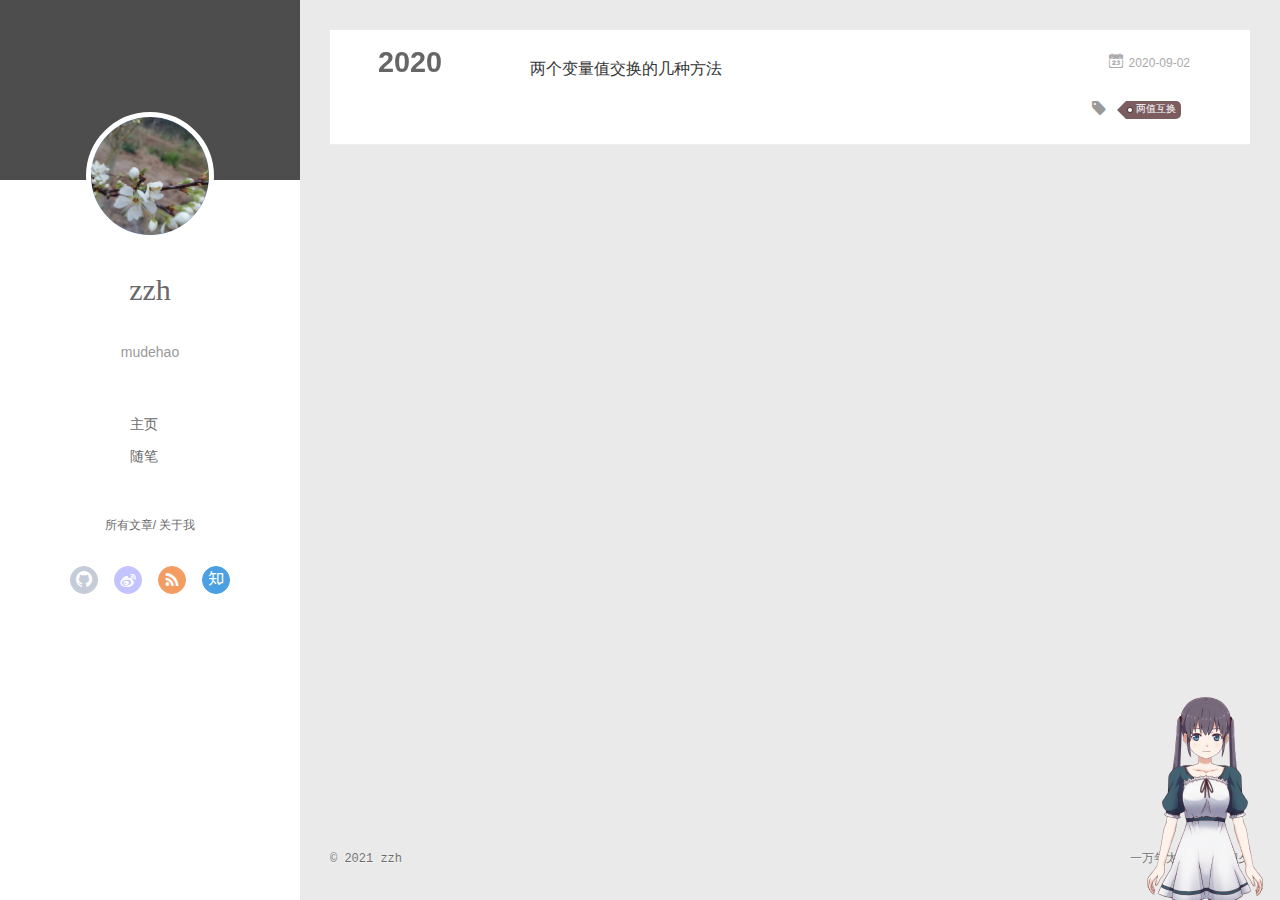
<file: tags/两值互换/index.html>
<!DOCTYPE html>
<html>
<head>
  <meta charset="utf-8">
  
  <meta name="renderer" content="webkit">
  <meta http-equiv="X-UA-Compatible" content="IE=edge" >
  <link rel="dns-prefetch" href="http://yoursite.com">
  <title>Tag: 两值互换 | mudehao的博客</title>
  <meta name="viewport" content="width=device-width, initial-scale=1, maximum-scale=1">
  <meta property="og:type" content="website">
<meta property="og:title" content="mudehao的博客">
<meta property="og:url" content="http://yoursite.com/tags/%E4%B8%A4%E5%80%BC%E4%BA%92%E6%8D%A2/index.html">
<meta property="og:site_name" content="mudehao的博客">
<meta property="og:locale">
<meta property="article:author" content="zzh">
<meta property="article:tag" content="前端,js,jquery,javascript,html5,开发者,程序猿,程序媛,编程,代码,开源,IT网站,html,css,css3,用户体验">
<meta name="twitter:card" content="summary">
  
    <link rel="alternative" href="/atom.xml" title="mudehao的博客" type="application/atom+xml">
  
  
    <link rel="icon" href="/img/icon.jpg">
  
  <link rel="stylesheet" type="text/css" href="/./main.0cf68a.css">
  <style type="text/css">
  
    #container.show {
      background: linear-gradient(200deg,#a0cfe4,#e8c37e);
    }
  </style>
  

  

<meta name="generator" content="Hexo 5.1.1"></head>

<body>
  <div id="container" q-class="show:isCtnShow">
    <canvas id="anm-canvas" class="anm-canvas"></canvas>
    <div class="left-col" q-class="show:isShow">
      
<div class="overlay" style="background: #4d4d4d"></div>
<div class="intrude-less">
	<header id="header" class="inner">
		<a href="/" class="profilepic">
			<img src="/img/headPortrait.jpg" class="js-avatar">
		</a>
		<hgroup>
		  <h1 class="header-author"><a href="/">zzh</a></h1>
		</hgroup>
		
		<p class="header-subtitle">mudehao</p>
		

		<nav class="header-menu">
			<ul>
			
				<li><a href="/">主页</a></li>
	        
				<li><a href="/tags/%E9%9A%8F%E7%AC%94/">随笔</a></li>
	        
			</ul>
		</nav>
		<nav class="header-smart-menu">
    		
    			
    			<a q-on="click: openSlider(e, 'innerArchive')" href="javascript:void(0)">所有文章</a>
    			
            
    			
            
    			
    			<a q-on="click: openSlider(e, 'aboutme')" href="javascript:void(0)">关于我</a>
    			
            
		</nav>
		<nav class="header-nav">
			<div class="social">
				
					<a class="github" target="_blank" href="#" title="github"><i class="icon-github"></i></a>
		        
					<a class="weibo" target="_blank" href="#" title="weibo"><i class="icon-weibo"></i></a>
		        
					<a class="rss" target="_blank" href="#" title="rss"><i class="icon-rss"></i></a>
		        
					<a class="zhihu" target="_blank" href="#" title="zhihu"><i class="icon-zhihu"></i></a>
		        
			</div>
		</nav>
	</header>		
</div>

    </div>
    <div class="mid-col" q-class="show:isShow,hide:isShow|isFalse">
      
<nav id="mobile-nav">
  	<div class="overlay js-overlay" style="background: #4d4d4d"></div>
	<div class="btnctn js-mobile-btnctn">
  		<div class="slider-trigger list" q-on="click: openSlider(e)"><i class="icon icon-sort"></i></div>
	</div>
	<div class="intrude-less">
		<header id="header" class="inner">
			<div class="profilepic">
				<img src="/img/headPortrait.jpg" class="js-avatar">
			</div>
			<hgroup>
			  <h1 class="header-author js-header-author">zzh</h1>
			</hgroup>
			
			<p class="header-subtitle"><i class="icon icon-quo-left"></i>mudehao<i class="icon icon-quo-right"></i></p>
			
			
			
				
			
				
			
			
			
			<nav class="header-nav">
				<div class="social">
					
						<a class="github" target="_blank" href="#" title="github"><i class="icon-github"></i></a>
			        
						<a class="weibo" target="_blank" href="#" title="weibo"><i class="icon-weibo"></i></a>
			        
						<a class="rss" target="_blank" href="#" title="rss"><i class="icon-rss"></i></a>
			        
						<a class="zhihu" target="_blank" href="#" title="zhihu"><i class="icon-zhihu"></i></a>
			        
				</div>
			</nav>

			<nav class="header-menu js-header-menu">
				<ul style="width: 50%">
				
				
					<li style="width: 50%"><a href="/">主页</a></li>
		        
					<li style="width: 50%"><a href="/tags/%E9%9A%8F%E7%AC%94/">随笔</a></li>
		        
				</ul>
			</nav>
		</header>				
	</div>
	<div class="mobile-mask" style="display:none" q-show="isShow"></div>
</nav>

      <div id="wrapper" class="body-wrap">
        <div class="menu-l">
          <div class="canvas-wrap">
            <canvas data-colors="#eaeaea" data-sectionHeight="100" data-contentId="js-content" id="myCanvas1" class="anm-canvas"></canvas>
          </div>
          <div id="js-content" class="content-ll">
            
  
  
    
    
      
      
      <section class="archives-wrap">
        <div class="archive-year-wrap">
          <a href="/archives/2020" class="archive-year">2020</a>
        </div>
        <div class="archives">
    
    <article class="archive-article archive-type-post">
  <div class="archive-article-inner">
    <header class="archive-article-header">
      	<div class="article-meta">
	      	<a href="/2020/09/02/%E4%B8%A4%E4%B8%AA%E5%8F%98%E9%87%8F%E5%80%BC%E4%BA%A4%E6%8D%A2%E7%9A%84%E5%87%A0%E7%A7%8D%E6%96%B9%E6%B3%95/" class="archive-article-date">
  	<time datetime="2020-09-02T15:05:01.000Z" itemprop="datePublished"><i class="icon-calendar icon"></i>2020-09-02</time>
</a>
        </div>
    	 
  
    <h1 itemprop="name">
      <a class="archive-article-title" href="/2020/09/02/%E4%B8%A4%E4%B8%AA%E5%8F%98%E9%87%8F%E5%80%BC%E4%BA%A4%E6%8D%A2%E7%9A%84%E5%87%A0%E7%A7%8D%E6%96%B9%E6%B3%95/">两个变量值交换的几种方法</a>
    </h1>
  

        <div class="article-info info-on-right">
          
	<div class="article-tag tagcloud">
		<i class="icon-price-tags icon"></i>
		<ul class="article-tag-list">
			 
        		<li class="article-tag-list-item">
        			<a href="javascript:void(0)" class="js-tag article-tag-list-link color5">两值互换</a>
        		</li>
      		
		</ul>
	</div>

          

        </div>
        <div class="clearfix"></div>
    </header>
  </div>
</article>
  
  
    </div></section>
  

    


          </div>
        </div>
      </div>
      <footer id="footer">
  <div class="outer">
    <div id="footer-info">
    	<div class="footer-left">
    		&copy; 2021 zzh
    	</div>
      	<div class="footer-right">
			  <!-- <a href="http://hexo.io/" target="_blank">Hexo</a>  Theme <a href="https://github.com/litten/hexo-theme-yilia" target="_blank">Yilia</a> by Litten -->
			  <p>一万年太久，只争朝夕</p>
      	</div>
    </div>
  </div>
</footer>
    </div>
    <script>
	var yiliaConfig = {
		mathjax: false,
		isHome: false,
		isPost: false,
		isArchive: false,
		isTag: true,
		isCategory: false,
		open_in_new: false,
		toc_hide_index: true,
		root: "/",
		innerArchive: true,
		showTags: true
	}
</script>

<script>!function(t){function n(e){if(r[e])return r[e].exports;var i=r[e]={exports:{},id:e,loaded:!1};return t[e].call(i.exports,i,i.exports,n),i.loaded=!0,i.exports}var r={};n.m=t,n.c=r,n.p="./",n(0)}([function(t,n,r){r(195),t.exports=r(191)},function(t,n,r){var e=r(3),i=r(52),o=r(27),u=r(28),c=r(53),f="prototype",a=function(t,n,r){var s,l,h,v,p=t&a.F,d=t&a.G,y=t&a.S,g=t&a.P,b=t&a.B,m=d?e:y?e[n]||(e[n]={}):(e[n]||{})[f],x=d?i:i[n]||(i[n]={}),w=x[f]||(x[f]={});d&&(r=n);for(s in r)l=!p&&m&&void 0!==m[s],h=(l?m:r)[s],v=b&&l?c(h,e):g&&"function"==typeof h?c(Function.call,h):h,m&&u(m,s,h,t&a.U),x[s]!=h&&o(x,s,v),g&&w[s]!=h&&(w[s]=h)};e.core=i,a.F=1,a.G=2,a.S=4,a.P=8,a.B=16,a.W=32,a.U=64,a.R=128,t.exports=a},function(t,n,r){var e=r(6);t.exports=function(t){if(!e(t))throw TypeError(t+" is not an object!");return t}},function(t,n){var r=t.exports="undefined"!=typeof window&&window.Math==Math?window:"undefined"!=typeof self&&self.Math==Math?self:Function("return this")();"number"==typeof __g&&(__g=r)},function(t,n){t.exports=function(t){try{return!!t()}catch(t){return!0}}},function(t,n){var r=t.exports="undefined"!=typeof window&&window.Math==Math?window:"undefined"!=typeof self&&self.Math==Math?self:Function("return this")();"number"==typeof __g&&(__g=r)},function(t,n){t.exports=function(t){return"object"==typeof t?null!==t:"function"==typeof t}},function(t,n,r){var e=r(126)("wks"),i=r(76),o=r(3).Symbol,u="function"==typeof o;(t.exports=function(t){return e[t]||(e[t]=u&&o[t]||(u?o:i)("Symbol."+t))}).store=e},function(t,n){var r={}.hasOwnProperty;t.exports=function(t,n){return r.call(t,n)}},function(t,n,r){var e=r(94),i=r(33);t.exports=function(t){return e(i(t))}},function(t,n,r){t.exports=!r(4)(function(){return 7!=Object.defineProperty({},"a",{get:function(){return 7}}).a})},function(t,n,r){var e=r(2),i=r(167),o=r(50),u=Object.defineProperty;n.f=r(10)?Object.defineProperty:function(t,n,r){if(e(t),n=o(n,!0),e(r),i)try{return u(t,n,r)}catch(t){}if("get"in r||"set"in r)throw TypeError("Accessors not supported!");return"value"in r&&(t[n]=r.value),t}},function(t,n,r){t.exports=!r(18)(function(){return 7!=Object.defineProperty({},"a",{get:function(){return 7}}).a})},function(t,n,r){var e=r(14),i=r(22);t.exports=r(12)?function(t,n,r){return e.f(t,n,i(1,r))}:function(t,n,r){return t[n]=r,t}},function(t,n,r){var e=r(20),i=r(58),o=r(42),u=Object.defineProperty;n.f=r(12)?Object.defineProperty:function(t,n,r){if(e(t),n=o(n,!0),e(r),i)try{return u(t,n,r)}catch(t){}if("get"in r||"set"in r)throw TypeError("Accessors not supported!");return"value"in r&&(t[n]=r.value),t}},function(t,n,r){var e=r(40)("wks"),i=r(23),o=r(5).Symbol,u="function"==typeof o;(t.exports=function(t){return e[t]||(e[t]=u&&o[t]||(u?o:i)("Symbol."+t))}).store=e},function(t,n,r){var e=r(67),i=Math.min;t.exports=function(t){return t>0?i(e(t),9007199254740991):0}},function(t,n,r){var e=r(46);t.exports=function(t){return Object(e(t))}},function(t,n){t.exports=function(t){try{return!!t()}catch(t){return!0}}},function(t,n,r){var e=r(63),i=r(34);t.exports=Object.keys||function(t){return e(t,i)}},function(t,n,r){var e=r(21);t.exports=function(t){if(!e(t))throw TypeError(t+" is not an object!");return t}},function(t,n){t.exports=function(t){return"object"==typeof t?null!==t:"function"==typeof t}},function(t,n){t.exports=function(t,n){return{enumerable:!(1&t),configurable:!(2&t),writable:!(4&t),value:n}}},function(t,n){var r=0,e=Math.random();t.exports=function(t){return"Symbol(".concat(void 0===t?"":t,")_",(++r+e).toString(36))}},function(t,n){var r={}.hasOwnProperty;t.exports=function(t,n){return r.call(t,n)}},function(t,n){var r=t.exports={version:"2.4.0"};"number"==typeof __e&&(__e=r)},function(t,n){t.exports=function(t){if("function"!=typeof t)throw TypeError(t+" is not a function!");return t}},function(t,n,r){var e=r(11),i=r(66);t.exports=r(10)?function(t,n,r){return e.f(t,n,i(1,r))}:function(t,n,r){return t[n]=r,t}},function(t,n,r){var e=r(3),i=r(27),o=r(24),u=r(76)("src"),c="toString",f=Function[c],a=(""+f).split(c);r(52).inspectSource=function(t){return f.call(t)},(t.exports=function(t,n,r,c){var f="function"==typeof r;f&&(o(r,"name")||i(r,"name",n)),t[n]!==r&&(f&&(o(r,u)||i(r,u,t[n]?""+t[n]:a.join(String(n)))),t===e?t[n]=r:c?t[n]?t[n]=r:i(t,n,r):(delete t[n],i(t,n,r)))})(Function.prototype,c,function(){return"function"==typeof this&&this[u]||f.call(this)})},function(t,n,r){var e=r(1),i=r(4),o=r(46),u=function(t,n,r,e){var i=String(o(t)),u="<"+n;return""!==r&&(u+=" "+r+'="'+String(e).replace(/"/g,"&quot;")+'"'),u+">"+i+"</"+n+">"};t.exports=function(t,n){var r={};r[t]=n(u),e(e.P+e.F*i(function(){var n=""[t]('"');return n!==n.toLowerCase()||n.split('"').length>3}),"String",r)}},function(t,n,r){var e=r(115),i=r(46);t.exports=function(t){return e(i(t))}},function(t,n,r){var e=r(116),i=r(66),o=r(30),u=r(50),c=r(24),f=r(167),a=Object.getOwnPropertyDescriptor;n.f=r(10)?a:function(t,n){if(t=o(t),n=u(n,!0),f)try{return a(t,n)}catch(t){}if(c(t,n))return i(!e.f.call(t,n),t[n])}},function(t,n,r){var e=r(24),i=r(17),o=r(145)("IE_PROTO"),u=Object.prototype;t.exports=Object.getPrototypeOf||function(t){return t=i(t),e(t,o)?t[o]:"function"==typeof t.constructor&&t instanceof t.constructor?t.constructor.prototype:t instanceof Object?u:null}},function(t,n){t.exports=function(t){if(void 0==t)throw TypeError("Can't call method on  "+t);return t}},function(t,n){t.exports="constructor,hasOwnProperty,isPrototypeOf,propertyIsEnumerable,toLocaleString,toString,valueOf".split(",")},function(t,n){t.exports={}},function(t,n){t.exports=!0},function(t,n){n.f={}.propertyIsEnumerable},function(t,n,r){var e=r(14).f,i=r(8),o=r(15)("toStringTag");t.exports=function(t,n,r){t&&!i(t=r?t:t.prototype,o)&&e(t,o,{configurable:!0,value:n})}},function(t,n,r){var e=r(40)("keys"),i=r(23);t.exports=function(t){return e[t]||(e[t]=i(t))}},function(t,n,r){var e=r(5),i="__core-js_shared__",o=e[i]||(e[i]={});t.exports=function(t){return o[t]||(o[t]={})}},function(t,n){var r=Math.ceil,e=Math.floor;t.exports=function(t){return isNaN(t=+t)?0:(t>0?e:r)(t)}},function(t,n,r){var e=r(21);t.exports=function(t,n){if(!e(t))return t;var r,i;if(n&&"function"==typeof(r=t.toString)&&!e(i=r.call(t)))return i;if("function"==typeof(r=t.valueOf)&&!e(i=r.call(t)))return i;if(!n&&"function"==typeof(r=t.toString)&&!e(i=r.call(t)))return i;throw TypeError("Can't convert object to primitive value")}},function(t,n,r){var e=r(5),i=r(25),o=r(36),u=r(44),c=r(14).f;t.exports=function(t){var n=i.Symbol||(i.Symbol=o?{}:e.Symbol||{});"_"==t.charAt(0)||t in n||c(n,t,{value:u.f(t)})}},function(t,n,r){n.f=r(15)},function(t,n){var r={}.toString;t.exports=function(t){return r.call(t).slice(8,-1)}},function(t,n){t.exports=function(t){if(void 0==t)throw TypeError("Can't call method on  "+t);return t}},function(t,n,r){var e=r(4);t.exports=function(t,n){return!!t&&e(function(){n?t.call(null,function(){},1):t.call(null)})}},function(t,n,r){var e=r(53),i=r(115),o=r(17),u=r(16),c=r(203);t.exports=function(t,n){var r=1==t,f=2==t,a=3==t,s=4==t,l=6==t,h=5==t||l,v=n||c;return function(n,c,p){for(var d,y,g=o(n),b=i(g),m=e(c,p,3),x=u(b.length),w=0,S=r?v(n,x):f?v(n,0):void 0;x>w;w++)if((h||w in b)&&(d=b[w],y=m(d,w,g),t))if(r)S[w]=y;else if(y)switch(t){case 3:return!0;case 5:return d;case 6:return w;case 2:S.push(d)}else if(s)return!1;return l?-1:a||s?s:S}}},function(t,n,r){var e=r(1),i=r(52),o=r(4);t.exports=function(t,n){var r=(i.Object||{})[t]||Object[t],u={};u[t]=n(r),e(e.S+e.F*o(function(){r(1)}),"Object",u)}},function(t,n,r){var e=r(6);t.exports=function(t,n){if(!e(t))return t;var r,i;if(n&&"function"==typeof(r=t.toString)&&!e(i=r.call(t)))return i;if("function"==typeof(r=t.valueOf)&&!e(i=r.call(t)))return i;if(!n&&"function"==typeof(r=t.toString)&&!e(i=r.call(t)))return i;throw TypeError("Can't convert object to primitive value")}},function(t,n,r){var e=r(5),i=r(25),o=r(91),u=r(13),c="prototype",f=function(t,n,r){var a,s,l,h=t&f.F,v=t&f.G,p=t&f.S,d=t&f.P,y=t&f.B,g=t&f.W,b=v?i:i[n]||(i[n]={}),m=b[c],x=v?e:p?e[n]:(e[n]||{})[c];v&&(r=n);for(a in r)(s=!h&&x&&void 0!==x[a])&&a in b||(l=s?x[a]:r[a],b[a]=v&&"function"!=typeof x[a]?r[a]:y&&s?o(l,e):g&&x[a]==l?function(t){var n=function(n,r,e){if(this instanceof t){switch(arguments.length){case 0:return new t;case 1:return new t(n);case 2:return new t(n,r)}return new t(n,r,e)}return t.apply(this,arguments)};return n[c]=t[c],n}(l):d&&"function"==typeof l?o(Function.call,l):l,d&&((b.virtual||(b.virtual={}))[a]=l,t&f.R&&m&&!m[a]&&u(m,a,l)))};f.F=1,f.G=2,f.S=4,f.P=8,f.B=16,f.W=32,f.U=64,f.R=128,t.exports=f},function(t,n){var r=t.exports={version:"2.4.0"};"number"==typeof __e&&(__e=r)},function(t,n,r){var e=r(26);t.exports=function(t,n,r){if(e(t),void 0===n)return t;switch(r){case 1:return function(r){return t.call(n,r)};case 2:return function(r,e){return t.call(n,r,e)};case 3:return function(r,e,i){return t.call(n,r,e,i)}}return function(){return t.apply(n,arguments)}}},function(t,n,r){var e=r(183),i=r(1),o=r(126)("metadata"),u=o.store||(o.store=new(r(186))),c=function(t,n,r){var i=u.get(t);if(!i){if(!r)return;u.set(t,i=new e)}var o=i.get(n);if(!o){if(!r)return;i.set(n,o=new e)}return o},f=function(t,n,r){var e=c(n,r,!1);return void 0!==e&&e.has(t)},a=function(t,n,r){var e=c(n,r,!1);return void 0===e?void 0:e.get(t)},s=function(t,n,r,e){c(r,e,!0).set(t,n)},l=function(t,n){var r=c(t,n,!1),e=[];return r&&r.forEach(function(t,n){e.push(n)}),e},h=function(t){return void 0===t||"symbol"==typeof t?t:String(t)},v=function(t){i(i.S,"Reflect",t)};t.exports={store:u,map:c,has:f,get:a,set:s,keys:l,key:h,exp:v}},function(t,n,r){"use strict";if(r(10)){var e=r(69),i=r(3),o=r(4),u=r(1),c=r(127),f=r(152),a=r(53),s=r(68),l=r(66),h=r(27),v=r(73),p=r(67),d=r(16),y=r(75),g=r(50),b=r(24),m=r(180),x=r(114),w=r(6),S=r(17),_=r(137),O=r(70),E=r(32),P=r(71).f,j=r(154),F=r(76),M=r(7),A=r(48),N=r(117),T=r(146),I=r(155),k=r(80),L=r(123),R=r(74),C=r(130),D=r(160),U=r(11),W=r(31),G=U.f,B=W.f,V=i.RangeError,z=i.TypeError,q=i.Uint8Array,K="ArrayBuffer",J="Shared"+K,Y="BYTES_PER_ELEMENT",H="prototype",$=Array[H],X=f.ArrayBuffer,Q=f.DataView,Z=A(0),tt=A(2),nt=A(3),rt=A(4),et=A(5),it=A(6),ot=N(!0),ut=N(!1),ct=I.values,ft=I.keys,at=I.entries,st=$.lastIndexOf,lt=$.reduce,ht=$.reduceRight,vt=$.join,pt=$.sort,dt=$.slice,yt=$.toString,gt=$.toLocaleString,bt=M("iterator"),mt=M("toStringTag"),xt=F("typed_constructor"),wt=F("def_constructor"),St=c.CONSTR,_t=c.TYPED,Ot=c.VIEW,Et="Wrong length!",Pt=A(1,function(t,n){return Tt(T(t,t[wt]),n)}),jt=o(function(){return 1===new q(new Uint16Array([1]).buffer)[0]}),Ft=!!q&&!!q[H].set&&o(function(){new q(1).set({})}),Mt=function(t,n){if(void 0===t)throw z(Et);var r=+t,e=d(t);if(n&&!m(r,e))throw V(Et);return e},At=function(t,n){var r=p(t);if(r<0||r%n)throw V("Wrong offset!");return r},Nt=function(t){if(w(t)&&_t in t)return t;throw z(t+" is not a typed array!")},Tt=function(t,n){if(!(w(t)&&xt in t))throw z("It is not a typed array constructor!");return new t(n)},It=function(t,n){return kt(T(t,t[wt]),n)},kt=function(t,n){for(var r=0,e=n.length,i=Tt(t,e);e>r;)i[r]=n[r++];return i},Lt=function(t,n,r){G(t,n,{get:function(){return this._d[r]}})},Rt=function(t){var n,r,e,i,o,u,c=S(t),f=arguments.length,s=f>1?arguments[1]:void 0,l=void 0!==s,h=j(c);if(void 0!=h&&!_(h)){for(u=h.call(c),e=[],n=0;!(o=u.next()).done;n++)e.push(o.value);c=e}for(l&&f>2&&(s=a(s,arguments[2],2)),n=0,r=d(c.length),i=Tt(this,r);r>n;n++)i[n]=l?s(c[n],n):c[n];return i},Ct=function(){for(var t=0,n=arguments.length,r=Tt(this,n);n>t;)r[t]=arguments[t++];return r},Dt=!!q&&o(function(){gt.call(new q(1))}),Ut=function(){return gt.apply(Dt?dt.call(Nt(this)):Nt(this),arguments)},Wt={copyWithin:function(t,n){return D.call(Nt(this),t,n,arguments.length>2?arguments[2]:void 0)},every:function(t){return rt(Nt(this),t,arguments.length>1?arguments[1]:void 0)},fill:function(t){return C.apply(Nt(this),arguments)},filter:function(t){return It(this,tt(Nt(this),t,arguments.length>1?arguments[1]:void 0))},find:function(t){return et(Nt(this),t,arguments.length>1?arguments[1]:void 0)},findIndex:function(t){return it(Nt(this),t,arguments.length>1?arguments[1]:void 0)},forEach:function(t){Z(Nt(this),t,arguments.length>1?arguments[1]:void 0)},indexOf:function(t){return ut(Nt(this),t,arguments.length>1?arguments[1]:void 0)},includes:function(t){return ot(Nt(this),t,arguments.length>1?arguments[1]:void 0)},join:function(t){return vt.apply(Nt(this),arguments)},lastIndexOf:function(t){return st.apply(Nt(this),arguments)},map:function(t){return Pt(Nt(this),t,arguments.length>1?arguments[1]:void 0)},reduce:function(t){return lt.apply(Nt(this),arguments)},reduceRight:function(t){return ht.apply(Nt(this),arguments)},reverse:function(){for(var t,n=this,r=Nt(n).length,e=Math.floor(r/2),i=0;i<e;)t=n[i],n[i++]=n[--r],n[r]=t;return n},some:function(t){return nt(Nt(this),t,arguments.length>1?arguments[1]:void 0)},sort:function(t){return pt.call(Nt(this),t)},subarray:function(t,n){var r=Nt(this),e=r.length,i=y(t,e);return new(T(r,r[wt]))(r.buffer,r.byteOffset+i*r.BYTES_PER_ELEMENT,d((void 0===n?e:y(n,e))-i))}},Gt=function(t,n){return It(this,dt.call(Nt(this),t,n))},Bt=function(t){Nt(this);var n=At(arguments[1],1),r=this.length,e=S(t),i=d(e.length),o=0;if(i+n>r)throw V(Et);for(;o<i;)this[n+o]=e[o++]},Vt={entries:function(){return at.call(Nt(this))},keys:function(){return ft.call(Nt(this))},values:function(){return ct.call(Nt(this))}},zt=function(t,n){return w(t)&&t[_t]&&"symbol"!=typeof n&&n in t&&String(+n)==String(n)},qt=function(t,n){return zt(t,n=g(n,!0))?l(2,t[n]):B(t,n)},Kt=function(t,n,r){return!(zt(t,n=g(n,!0))&&w(r)&&b(r,"value"))||b(r,"get")||b(r,"set")||r.configurable||b(r,"writable")&&!r.writable||b(r,"enumerable")&&!r.enumerable?G(t,n,r):(t[n]=r.value,t)};St||(W.f=qt,U.f=Kt),u(u.S+u.F*!St,"Object",{getOwnPropertyDescriptor:qt,defineProperty:Kt}),o(function(){yt.call({})})&&(yt=gt=function(){return vt.call(this)});var Jt=v({},Wt);v(Jt,Vt),h(Jt,bt,Vt.values),v(Jt,{slice:Gt,set:Bt,constructor:function(){},toString:yt,toLocaleString:Ut}),Lt(Jt,"buffer","b"),Lt(Jt,"byteOffset","o"),Lt(Jt,"byteLength","l"),Lt(Jt,"length","e"),G(Jt,mt,{get:function(){return this[_t]}}),t.exports=function(t,n,r,f){f=!!f;var a=t+(f?"Clamped":"")+"Array",l="Uint8Array"!=a,v="get"+t,p="set"+t,y=i[a],g=y||{},b=y&&E(y),m=!y||!c.ABV,S={},_=y&&y[H],j=function(t,r){var e=t._d;return e.v[v](r*n+e.o,jt)},F=function(t,r,e){var i=t._d;f&&(e=(e=Math.round(e))<0?0:e>255?255:255&e),i.v[p](r*n+i.o,e,jt)},M=function(t,n){G(t,n,{get:function(){return j(this,n)},set:function(t){return F(this,n,t)},enumerable:!0})};m?(y=r(function(t,r,e,i){s(t,y,a,"_d");var o,u,c,f,l=0,v=0;if(w(r)){if(!(r instanceof X||(f=x(r))==K||f==J))return _t in r?kt(y,r):Rt.call(y,r);o=r,v=At(e,n);var p=r.byteLength;if(void 0===i){if(p%n)throw V(Et);if((u=p-v)<0)throw V(Et)}else if((u=d(i)*n)+v>p)throw V(Et);c=u/n}else c=Mt(r,!0),u=c*n,o=new X(u);for(h(t,"_d",{b:o,o:v,l:u,e:c,v:new Q(o)});l<c;)M(t,l++)}),_=y[H]=O(Jt),h(_,"constructor",y)):L(function(t){new y(null),new y(t)},!0)||(y=r(function(t,r,e,i){s(t,y,a);var o;return w(r)?r instanceof X||(o=x(r))==K||o==J?void 0!==i?new g(r,At(e,n),i):void 0!==e?new g(r,At(e,n)):new g(r):_t in r?kt(y,r):Rt.call(y,r):new g(Mt(r,l))}),Z(b!==Function.prototype?P(g).concat(P(b)):P(g),function(t){t in y||h(y,t,g[t])}),y[H]=_,e||(_.constructor=y));var A=_[bt],N=!!A&&("values"==A.name||void 0==A.name),T=Vt.values;h(y,xt,!0),h(_,_t,a),h(_,Ot,!0),h(_,wt,y),(f?new y(1)[mt]==a:mt in _)||G(_,mt,{get:function(){return a}}),S[a]=y,u(u.G+u.W+u.F*(y!=g),S),u(u.S,a,{BYTES_PER_ELEMENT:n,from:Rt,of:Ct}),Y in _||h(_,Y,n),u(u.P,a,Wt),R(a),u(u.P+u.F*Ft,a,{set:Bt}),u(u.P+u.F*!N,a,Vt),u(u.P+u.F*(_.toString!=yt),a,{toString:yt}),u(u.P+u.F*o(function(){new y(1).slice()}),a,{slice:Gt}),u(u.P+u.F*(o(function(){return[1,2].toLocaleString()!=new y([1,2]).toLocaleString()})||!o(function(){_.toLocaleString.call([1,2])})),a,{toLocaleString:Ut}),k[a]=N?A:T,e||N||h(_,bt,T)}}else t.exports=function(){}},function(t,n){var r={}.toString;t.exports=function(t){return r.call(t).slice(8,-1)}},function(t,n,r){var e=r(21),i=r(5).document,o=e(i)&&e(i.createElement);t.exports=function(t){return o?i.createElement(t):{}}},function(t,n,r){t.exports=!r(12)&&!r(18)(function(){return 7!=Object.defineProperty(r(57)("div"),"a",{get:function(){return 7}}).a})},function(t,n,r){"use strict";var e=r(36),i=r(51),o=r(64),u=r(13),c=r(8),f=r(35),a=r(96),s=r(38),l=r(103),h=r(15)("iterator"),v=!([].keys&&"next"in[].keys()),p="keys",d="values",y=function(){return this};t.exports=function(t,n,r,g,b,m,x){a(r,n,g);var w,S,_,O=function(t){if(!v&&t in F)return F[t];switch(t){case p:case d:return function(){return new r(this,t)}}return function(){return new r(this,t)}},E=n+" Iterator",P=b==d,j=!1,F=t.prototype,M=F[h]||F["@@iterator"]||b&&F[b],A=M||O(b),N=b?P?O("entries"):A:void 0,T="Array"==n?F.entries||M:M;if(T&&(_=l(T.call(new t)))!==Object.prototype&&(s(_,E,!0),e||c(_,h)||u(_,h,y)),P&&M&&M.name!==d&&(j=!0,A=function(){return M.call(this)}),e&&!x||!v&&!j&&F[h]||u(F,h,A),f[n]=A,f[E]=y,b)if(w={values:P?A:O(d),keys:m?A:O(p),entries:N},x)for(S in w)S in F||o(F,S,w[S]);else i(i.P+i.F*(v||j),n,w);return w}},function(t,n,r){var e=r(20),i=r(100),o=r(34),u=r(39)("IE_PROTO"),c=function(){},f="prototype",a=function(){var t,n=r(57)("iframe"),e=o.length;for(n.style.display="none",r(93).appendChild(n),n.src="javascript:",t=n.contentWindow.document,t.open(),t.write("<script>document.F=Object<\/script>"),t.close(),a=t.F;e--;)delete a[f][o[e]];return a()};t.exports=Object.create||function(t,n){var r;return null!==t?(c[f]=e(t),r=new c,c[f]=null,r[u]=t):r=a(),void 0===n?r:i(r,n)}},function(t,n,r){var e=r(63),i=r(34).concat("length","prototype");n.f=Object.getOwnPropertyNames||function(t){return e(t,i)}},function(t,n){n.f=Object.getOwnPropertySymbols},function(t,n,r){var e=r(8),i=r(9),o=r(90)(!1),u=r(39)("IE_PROTO");t.exports=function(t,n){var r,c=i(t),f=0,a=[];for(r in c)r!=u&&e(c,r)&&a.push(r);for(;n.length>f;)e(c,r=n[f++])&&(~o(a,r)||a.push(r));return a}},function(t,n,r){t.exports=r(13)},function(t,n,r){var e=r(76)("meta"),i=r(6),o=r(24),u=r(11).f,c=0,f=Object.isExtensible||function(){return!0},a=!r(4)(function(){return f(Object.preventExtensions({}))}),s=function(t){u(t,e,{value:{i:"O"+ ++c,w:{}}})},l=function(t,n){if(!i(t))return"symbol"==typeof t?t:("string"==typeof t?"S":"P")+t;if(!o(t,e)){if(!f(t))return"F";if(!n)return"E";s(t)}return t[e].i},h=function(t,n){if(!o(t,e)){if(!f(t))return!0;if(!n)return!1;s(t)}return t[e].w},v=function(t){return a&&p.NEED&&f(t)&&!o(t,e)&&s(t),t},p=t.exports={KEY:e,NEED:!1,fastKey:l,getWeak:h,onFreeze:v}},function(t,n){t.exports=function(t,n){return{enumerable:!(1&t),configurable:!(2&t),writable:!(4&t),value:n}}},function(t,n){var r=Math.ceil,e=Math.floor;t.exports=function(t){return isNaN(t=+t)?0:(t>0?e:r)(t)}},function(t,n){t.exports=function(t,n,r,e){if(!(t instanceof n)||void 0!==e&&e in t)throw TypeError(r+": incorrect invocation!");return t}},function(t,n){t.exports=!1},function(t,n,r){var e=r(2),i=r(173),o=r(133),u=r(145)("IE_PROTO"),c=function(){},f="prototype",a=function(){var t,n=r(132)("iframe"),e=o.length;for(n.style.display="none",r(135).appendChild(n),n.src="javascript:",t=n.contentWindow.document,t.open(),t.write("<script>document.F=Object<\/script>"),t.close(),a=t.F;e--;)delete a[f][o[e]];return a()};t.exports=Object.create||function(t,n){var r;return null!==t?(c[f]=e(t),r=new c,c[f]=null,r[u]=t):r=a(),void 0===n?r:i(r,n)}},function(t,n,r){var e=r(175),i=r(133).concat("length","prototype");n.f=Object.getOwnPropertyNames||function(t){return e(t,i)}},function(t,n,r){var e=r(175),i=r(133);t.exports=Object.keys||function(t){return e(t,i)}},function(t,n,r){var e=r(28);t.exports=function(t,n,r){for(var i in n)e(t,i,n[i],r);return t}},function(t,n,r){"use strict";var e=r(3),i=r(11),o=r(10),u=r(7)("species");t.exports=function(t){var n=e[t];o&&n&&!n[u]&&i.f(n,u,{configurable:!0,get:function(){return this}})}},function(t,n,r){var e=r(67),i=Math.max,o=Math.min;t.exports=function(t,n){return t=e(t),t<0?i(t+n,0):o(t,n)}},function(t,n){var r=0,e=Math.random();t.exports=function(t){return"Symbol(".concat(void 0===t?"":t,")_",(++r+e).toString(36))}},function(t,n,r){var e=r(33);t.exports=function(t){return Object(e(t))}},function(t,n,r){var e=r(7)("unscopables"),i=Array.prototype;void 0==i[e]&&r(27)(i,e,{}),t.exports=function(t){i[e][t]=!0}},function(t,n,r){var e=r(53),i=r(169),o=r(137),u=r(2),c=r(16),f=r(154),a={},s={},n=t.exports=function(t,n,r,l,h){var v,p,d,y,g=h?function(){return t}:f(t),b=e(r,l,n?2:1),m=0;if("function"!=typeof g)throw TypeError(t+" is not iterable!");if(o(g)){for(v=c(t.length);v>m;m++)if((y=n?b(u(p=t[m])[0],p[1]):b(t[m]))===a||y===s)return y}else for(d=g.call(t);!(p=d.next()).done;)if((y=i(d,b,p.value,n))===a||y===s)return y};n.BREAK=a,n.RETURN=s},function(t,n){t.exports={}},function(t,n,r){var e=r(11).f,i=r(24),o=r(7)("toStringTag");t.exports=function(t,n,r){t&&!i(t=r?t:t.prototype,o)&&e(t,o,{configurable:!0,value:n})}},function(t,n,r){var e=r(1),i=r(46),o=r(4),u=r(150),c="["+u+"]",f="​",a=RegExp("^"+c+c+"*"),s=RegExp(c+c+"*$"),l=function(t,n,r){var i={},c=o(function(){return!!u[t]()||f[t]()!=f}),a=i[t]=c?n(h):u[t];r&&(i[r]=a),e(e.P+e.F*c,"String",i)},h=l.trim=function(t,n){return t=String(i(t)),1&n&&(t=t.replace(a,"")),2&n&&(t=t.replace(s,"")),t};t.exports=l},function(t,n,r){t.exports={default:r(86),__esModule:!0}},function(t,n,r){t.exports={default:r(87),__esModule:!0}},function(t,n,r){"use strict";function e(t){return t&&t.__esModule?t:{default:t}}n.__esModule=!0;var i=r(84),o=e(i),u=r(83),c=e(u),f="function"==typeof c.default&&"symbol"==typeof o.default?function(t){return typeof t}:function(t){return t&&"function"==typeof c.default&&t.constructor===c.default&&t!==c.default.prototype?"symbol":typeof t};n.default="function"==typeof c.default&&"symbol"===f(o.default)?function(t){return void 0===t?"undefined":f(t)}:function(t){return t&&"function"==typeof c.default&&t.constructor===c.default&&t!==c.default.prototype?"symbol":void 0===t?"undefined":f(t)}},function(t,n,r){r(110),r(108),r(111),r(112),t.exports=r(25).Symbol},function(t,n,r){r(109),r(113),t.exports=r(44).f("iterator")},function(t,n){t.exports=function(t){if("function"!=typeof t)throw TypeError(t+" is not a function!");return t}},function(t,n){t.exports=function(){}},function(t,n,r){var e=r(9),i=r(106),o=r(105);t.exports=function(t){return function(n,r,u){var c,f=e(n),a=i(f.length),s=o(u,a);if(t&&r!=r){for(;a>s;)if((c=f[s++])!=c)return!0}else for(;a>s;s++)if((t||s in f)&&f[s]===r)return t||s||0;return!t&&-1}}},function(t,n,r){var e=r(88);t.exports=function(t,n,r){if(e(t),void 0===n)return t;switch(r){case 1:return function(r){return t.call(n,r)};case 2:return function(r,e){return t.call(n,r,e)};case 3:return function(r,e,i){return t.call(n,r,e,i)}}return function(){return t.apply(n,arguments)}}},function(t,n,r){var e=r(19),i=r(62),o=r(37);t.exports=function(t){var n=e(t),r=i.f;if(r)for(var u,c=r(t),f=o.f,a=0;c.length>a;)f.call(t,u=c[a++])&&n.push(u);return n}},function(t,n,r){t.exports=r(5).document&&document.documentElement},function(t,n,r){var e=r(56);t.exports=Object("z").propertyIsEnumerable(0)?Object:function(t){return"String"==e(t)?t.split(""):Object(t)}},function(t,n,r){var e=r(56);t.exports=Array.isArray||function(t){return"Array"==e(t)}},function(t,n,r){"use strict";var e=r(60),i=r(22),o=r(38),u={};r(13)(u,r(15)("iterator"),function(){return this}),t.exports=function(t,n,r){t.prototype=e(u,{next:i(1,r)}),o(t,n+" Iterator")}},function(t,n){t.exports=function(t,n){return{value:n,done:!!t}}},function(t,n,r){var e=r(19),i=r(9);t.exports=function(t,n){for(var r,o=i(t),u=e(o),c=u.length,f=0;c>f;)if(o[r=u[f++]]===n)return r}},function(t,n,r){var e=r(23)("meta"),i=r(21),o=r(8),u=r(14).f,c=0,f=Object.isExtensible||function(){return!0},a=!r(18)(function(){return f(Object.preventExtensions({}))}),s=function(t){u(t,e,{value:{i:"O"+ ++c,w:{}}})},l=function(t,n){if(!i(t))return"symbol"==typeof t?t:("string"==typeof t?"S":"P")+t;if(!o(t,e)){if(!f(t))return"F";if(!n)return"E";s(t)}return t[e].i},h=function(t,n){if(!o(t,e)){if(!f(t))return!0;if(!n)return!1;s(t)}return t[e].w},v=function(t){return a&&p.NEED&&f(t)&&!o(t,e)&&s(t),t},p=t.exports={KEY:e,NEED:!1,fastKey:l,getWeak:h,onFreeze:v}},function(t,n,r){var e=r(14),i=r(20),o=r(19);t.exports=r(12)?Object.defineProperties:function(t,n){i(t);for(var r,u=o(n),c=u.length,f=0;c>f;)e.f(t,r=u[f++],n[r]);return t}},function(t,n,r){var e=r(37),i=r(22),o=r(9),u=r(42),c=r(8),f=r(58),a=Object.getOwnPropertyDescriptor;n.f=r(12)?a:function(t,n){if(t=o(t),n=u(n,!0),f)try{return a(t,n)}catch(t){}if(c(t,n))return i(!e.f.call(t,n),t[n])}},function(t,n,r){var e=r(9),i=r(61).f,o={}.toString,u="object"==typeof window&&window&&Object.getOwnPropertyNames?Object.getOwnPropertyNames(window):[],c=function(t){try{return i(t)}catch(t){return u.slice()}};t.exports.f=function(t){return u&&"[object Window]"==o.call(t)?c(t):i(e(t))}},function(t,n,r){var e=r(8),i=r(77),o=r(39)("IE_PROTO"),u=Object.prototype;t.exports=Object.getPrototypeOf||function(t){return t=i(t),e(t,o)?t[o]:"function"==typeof t.constructor&&t instanceof t.constructor?t.constructor.prototype:t instanceof Object?u:null}},function(t,n,r){var e=r(41),i=r(33);t.exports=function(t){return function(n,r){var o,u,c=String(i(n)),f=e(r),a=c.length;return f<0||f>=a?t?"":void 0:(o=c.charCodeAt(f),o<55296||o>56319||f+1===a||(u=c.charCodeAt(f+1))<56320||u>57343?t?c.charAt(f):o:t?c.slice(f,f+2):u-56320+(o-55296<<10)+65536)}}},function(t,n,r){var e=r(41),i=Math.max,o=Math.min;t.exports=function(t,n){return t=e(t),t<0?i(t+n,0):o(t,n)}},function(t,n,r){var e=r(41),i=Math.min;t.exports=function(t){return t>0?i(e(t),9007199254740991):0}},function(t,n,r){"use strict";var e=r(89),i=r(97),o=r(35),u=r(9);t.exports=r(59)(Array,"Array",function(t,n){this._t=u(t),this._i=0,this._k=n},function(){var t=this._t,n=this._k,r=this._i++;return!t||r>=t.length?(this._t=void 0,i(1)):"keys"==n?i(0,r):"values"==n?i(0,t[r]):i(0,[r,t[r]])},"values"),o.Arguments=o.Array,e("keys"),e("values"),e("entries")},function(t,n){},function(t,n,r){"use strict";var e=r(104)(!0);r(59)(String,"String",function(t){this._t=String(t),this._i=0},function(){var t,n=this._t,r=this._i;return r>=n.length?{value:void 0,done:!0}:(t=e(n,r),this._i+=t.length,{value:t,done:!1})})},function(t,n,r){"use strict";var e=r(5),i=r(8),o=r(12),u=r(51),c=r(64),f=r(99).KEY,a=r(18),s=r(40),l=r(38),h=r(23),v=r(15),p=r(44),d=r(43),y=r(98),g=r(92),b=r(95),m=r(20),x=r(9),w=r(42),S=r(22),_=r(60),O=r(102),E=r(101),P=r(14),j=r(19),F=E.f,M=P.f,A=O.f,N=e.Symbol,T=e.JSON,I=T&&T.stringify,k="prototype",L=v("_hidden"),R=v("toPrimitive"),C={}.propertyIsEnumerable,D=s("symbol-registry"),U=s("symbols"),W=s("op-symbols"),G=Object[k],B="function"==typeof N,V=e.QObject,z=!V||!V[k]||!V[k].findChild,q=o&&a(function(){return 7!=_(M({},"a",{get:function(){return M(this,"a",{value:7}).a}})).a})?function(t,n,r){var e=F(G,n);e&&delete G[n],M(t,n,r),e&&t!==G&&M(G,n,e)}:M,K=function(t){var n=U[t]=_(N[k]);return n._k=t,n},J=B&&"symbol"==typeof N.iterator?function(t){return"symbol"==typeof t}:function(t){return t instanceof N},Y=function(t,n,r){return t===G&&Y(W,n,r),m(t),n=w(n,!0),m(r),i(U,n)?(r.enumerable?(i(t,L)&&t[L][n]&&(t[L][n]=!1),r=_(r,{enumerable:S(0,!1)})):(i(t,L)||M(t,L,S(1,{})),t[L][n]=!0),q(t,n,r)):M(t,n,r)},H=function(t,n){m(t);for(var r,e=g(n=x(n)),i=0,o=e.length;o>i;)Y(t,r=e[i++],n[r]);return t},$=function(t,n){return void 0===n?_(t):H(_(t),n)},X=function(t){var n=C.call(this,t=w(t,!0));return!(this===G&&i(U,t)&&!i(W,t))&&(!(n||!i(this,t)||!i(U,t)||i(this,L)&&this[L][t])||n)},Q=function(t,n){if(t=x(t),n=w(n,!0),t!==G||!i(U,n)||i(W,n)){var r=F(t,n);return!r||!i(U,n)||i(t,L)&&t[L][n]||(r.enumerable=!0),r}},Z=function(t){for(var n,r=A(x(t)),e=[],o=0;r.length>o;)i(U,n=r[o++])||n==L||n==f||e.push(n);return e},tt=function(t){for(var n,r=t===G,e=A(r?W:x(t)),o=[],u=0;e.length>u;)!i(U,n=e[u++])||r&&!i(G,n)||o.push(U[n]);return o};B||(N=function(){if(this instanceof N)throw TypeError("Symbol is not a constructor!");var t=h(arguments.length>0?arguments[0]:void 0),n=function(r){this===G&&n.call(W,r),i(this,L)&&i(this[L],t)&&(this[L][t]=!1),q(this,t,S(1,r))};return o&&z&&q(G,t,{configurable:!0,set:n}),K(t)},c(N[k],"toString",function(){return this._k}),E.f=Q,P.f=Y,r(61).f=O.f=Z,r(37).f=X,r(62).f=tt,o&&!r(36)&&c(G,"propertyIsEnumerable",X,!0),p.f=function(t){return K(v(t))}),u(u.G+u.W+u.F*!B,{Symbol:N});for(var nt="hasInstance,isConcatSpreadable,iterator,match,replace,search,species,split,toPrimitive,toStringTag,unscopables".split(","),rt=0;nt.length>rt;)v(nt[rt++]);for(var nt=j(v.store),rt=0;nt.length>rt;)d(nt[rt++]);u(u.S+u.F*!B,"Symbol",{for:function(t){return i(D,t+="")?D[t]:D[t]=N(t)},keyFor:function(t){if(J(t))return y(D,t);throw TypeError(t+" is not a symbol!")},useSetter:function(){z=!0},useSimple:function(){z=!1}}),u(u.S+u.F*!B,"Object",{create:$,defineProperty:Y,defineProperties:H,getOwnPropertyDescriptor:Q,getOwnPropertyNames:Z,getOwnPropertySymbols:tt}),T&&u(u.S+u.F*(!B||a(function(){var t=N();return"[null]"!=I([t])||"{}"!=I({a:t})||"{}"!=I(Object(t))})),"JSON",{stringify:function(t){if(void 0!==t&&!J(t)){for(var n,r,e=[t],i=1;arguments.length>i;)e.push(arguments[i++]);return n=e[1],"function"==typeof n&&(r=n),!r&&b(n)||(n=function(t,n){if(r&&(n=r.call(this,t,n)),!J(n))return n}),e[1]=n,I.apply(T,e)}}}),N[k][R]||r(13)(N[k],R,N[k].valueOf),l(N,"Symbol"),l(Math,"Math",!0),l(e.JSON,"JSON",!0)},function(t,n,r){r(43)("asyncIterator")},function(t,n,r){r(43)("observable")},function(t,n,r){r(107);for(var e=r(5),i=r(13),o=r(35),u=r(15)("toStringTag"),c=["NodeList","DOMTokenList","MediaList","StyleSheetList","CSSRuleList"],f=0;f<5;f++){var a=c[f],s=e[a],l=s&&s.prototype;l&&!l[u]&&i(l,u,a),o[a]=o.Array}},function(t,n,r){var e=r(45),i=r(7)("toStringTag"),o="Arguments"==e(function(){return arguments}()),u=function(t,n){try{return t[n]}catch(t){}};t.exports=function(t){var n,r,c;return void 0===t?"Undefined":null===t?"Null":"string"==typeof(r=u(n=Object(t),i))?r:o?e(n):"Object"==(c=e(n))&&"function"==typeof n.callee?"Arguments":c}},function(t,n,r){var e=r(45);t.exports=Object("z").propertyIsEnumerable(0)?Object:function(t){return"String"==e(t)?t.split(""):Object(t)}},function(t,n){n.f={}.propertyIsEnumerable},function(t,n,r){var e=r(30),i=r(16),o=r(75);t.exports=function(t){return function(n,r,u){var c,f=e(n),a=i(f.length),s=o(u,a);if(t&&r!=r){for(;a>s;)if((c=f[s++])!=c)return!0}else for(;a>s;s++)if((t||s in f)&&f[s]===r)return t||s||0;return!t&&-1}}},function(t,n,r){"use strict";var e=r(3),i=r(1),o=r(28),u=r(73),c=r(65),f=r(79),a=r(68),s=r(6),l=r(4),h=r(123),v=r(81),p=r(136);t.exports=function(t,n,r,d,y,g){var b=e[t],m=b,x=y?"set":"add",w=m&&m.prototype,S={},_=function(t){var n=w[t];o(w,t,"delete"==t?function(t){return!(g&&!s(t))&&n.call(this,0===t?0:t)}:"has"==t?function(t){return!(g&&!s(t))&&n.call(this,0===t?0:t)}:"get"==t?function(t){return g&&!s(t)?void 0:n.call(this,0===t?0:t)}:"add"==t?function(t){return n.call(this,0===t?0:t),this}:function(t,r){return n.call(this,0===t?0:t,r),this})};if("function"==typeof m&&(g||w.forEach&&!l(function(){(new m).entries().next()}))){var O=new m,E=O[x](g?{}:-0,1)!=O,P=l(function(){O.has(1)}),j=h(function(t){new m(t)}),F=!g&&l(function(){for(var t=new m,n=5;n--;)t[x](n,n);return!t.has(-0)});j||(m=n(function(n,r){a(n,m,t);var e=p(new b,n,m);return void 0!=r&&f(r,y,e[x],e),e}),m.prototype=w,w.constructor=m),(P||F)&&(_("delete"),_("has"),y&&_("get")),(F||E)&&_(x),g&&w.clear&&delete w.clear}else m=d.getConstructor(n,t,y,x),u(m.prototype,r),c.NEED=!0;return v(m,t),S[t]=m,i(i.G+i.W+i.F*(m!=b),S),g||d.setStrong(m,t,y),m}},function(t,n,r){"use strict";var e=r(27),i=r(28),o=r(4),u=r(46),c=r(7);t.exports=function(t,n,r){var f=c(t),a=r(u,f,""[t]),s=a[0],l=a[1];o(function(){var n={};return n[f]=function(){return 7},7!=""[t](n)})&&(i(String.prototype,t,s),e(RegExp.prototype,f,2==n?function(t,n){return l.call(t,this,n)}:function(t){return l.call(t,this)}))}
},function(t,n,r){"use strict";var e=r(2);t.exports=function(){var t=e(this),n="";return t.global&&(n+="g"),t.ignoreCase&&(n+="i"),t.multiline&&(n+="m"),t.unicode&&(n+="u"),t.sticky&&(n+="y"),n}},function(t,n){t.exports=function(t,n,r){var e=void 0===r;switch(n.length){case 0:return e?t():t.call(r);case 1:return e?t(n[0]):t.call(r,n[0]);case 2:return e?t(n[0],n[1]):t.call(r,n[0],n[1]);case 3:return e?t(n[0],n[1],n[2]):t.call(r,n[0],n[1],n[2]);case 4:return e?t(n[0],n[1],n[2],n[3]):t.call(r,n[0],n[1],n[2],n[3])}return t.apply(r,n)}},function(t,n,r){var e=r(6),i=r(45),o=r(7)("match");t.exports=function(t){var n;return e(t)&&(void 0!==(n=t[o])?!!n:"RegExp"==i(t))}},function(t,n,r){var e=r(7)("iterator"),i=!1;try{var o=[7][e]();o.return=function(){i=!0},Array.from(o,function(){throw 2})}catch(t){}t.exports=function(t,n){if(!n&&!i)return!1;var r=!1;try{var o=[7],u=o[e]();u.next=function(){return{done:r=!0}},o[e]=function(){return u},t(o)}catch(t){}return r}},function(t,n,r){t.exports=r(69)||!r(4)(function(){var t=Math.random();__defineSetter__.call(null,t,function(){}),delete r(3)[t]})},function(t,n){n.f=Object.getOwnPropertySymbols},function(t,n,r){var e=r(3),i="__core-js_shared__",o=e[i]||(e[i]={});t.exports=function(t){return o[t]||(o[t]={})}},function(t,n,r){for(var e,i=r(3),o=r(27),u=r(76),c=u("typed_array"),f=u("view"),a=!(!i.ArrayBuffer||!i.DataView),s=a,l=0,h="Int8Array,Uint8Array,Uint8ClampedArray,Int16Array,Uint16Array,Int32Array,Uint32Array,Float32Array,Float64Array".split(",");l<9;)(e=i[h[l++]])?(o(e.prototype,c,!0),o(e.prototype,f,!0)):s=!1;t.exports={ABV:a,CONSTR:s,TYPED:c,VIEW:f}},function(t,n){"use strict";var r={versions:function(){var t=window.navigator.userAgent;return{trident:t.indexOf("Trident")>-1,presto:t.indexOf("Presto")>-1,webKit:t.indexOf("AppleWebKit")>-1,gecko:t.indexOf("Gecko")>-1&&-1==t.indexOf("KHTML"),mobile:!!t.match(/AppleWebKit.*Mobile.*/),ios:!!t.match(/\(i[^;]+;( U;)? CPU.+Mac OS X/),android:t.indexOf("Android")>-1||t.indexOf("Linux")>-1,iPhone:t.indexOf("iPhone")>-1||t.indexOf("Mac")>-1,iPad:t.indexOf("iPad")>-1,webApp:-1==t.indexOf("Safari"),weixin:-1==t.indexOf("MicroMessenger")}}()};t.exports=r},function(t,n,r){"use strict";var e=r(85),i=function(t){return t&&t.__esModule?t:{default:t}}(e),o=function(){function t(t,n,e){return n||e?String.fromCharCode(n||e):r[t]||t}function n(t){return e[t]}var r={"&quot;":'"',"&lt;":"<","&gt;":">","&amp;":"&","&nbsp;":" "},e={};for(var u in r)e[r[u]]=u;return r["&apos;"]="'",e["'"]="&#39;",{encode:function(t){return t?(""+t).replace(/['<> "&]/g,n).replace(/\r?\n/g,"<br/>").replace(/\s/g,"&nbsp;"):""},decode:function(n){return n?(""+n).replace(/<br\s*\/?>/gi,"\n").replace(/&quot;|&lt;|&gt;|&amp;|&nbsp;|&apos;|&#(\d+);|&#(\d+)/g,t).replace(/\u00a0/g," "):""},encodeBase16:function(t){if(!t)return t;t+="";for(var n=[],r=0,e=t.length;e>r;r++)n.push(t.charCodeAt(r).toString(16).toUpperCase());return n.join("")},encodeBase16forJSON:function(t){if(!t)return t;t=t.replace(/[\u4E00-\u9FBF]/gi,function(t){return escape(t).replace("%u","\\u")});for(var n=[],r=0,e=t.length;e>r;r++)n.push(t.charCodeAt(r).toString(16).toUpperCase());return n.join("")},decodeBase16:function(t){if(!t)return t;t+="";for(var n=[],r=0,e=t.length;e>r;r+=2)n.push(String.fromCharCode("0x"+t.slice(r,r+2)));return n.join("")},encodeObject:function(t){if(t instanceof Array)for(var n=0,r=t.length;r>n;n++)t[n]=o.encodeObject(t[n]);else if("object"==(void 0===t?"undefined":(0,i.default)(t)))for(var e in t)t[e]=o.encodeObject(t[e]);else if("string"==typeof t)return o.encode(t);return t},loadScript:function(t){var n=document.createElement("script");document.getElementsByTagName("body")[0].appendChild(n),n.setAttribute("src",t)},addLoadEvent:function(t){var n=window.onload;"function"!=typeof window.onload?window.onload=t:window.onload=function(){n(),t()}}}}();t.exports=o},function(t,n,r){"use strict";var e=r(17),i=r(75),o=r(16);t.exports=function(t){for(var n=e(this),r=o(n.length),u=arguments.length,c=i(u>1?arguments[1]:void 0,r),f=u>2?arguments[2]:void 0,a=void 0===f?r:i(f,r);a>c;)n[c++]=t;return n}},function(t,n,r){"use strict";var e=r(11),i=r(66);t.exports=function(t,n,r){n in t?e.f(t,n,i(0,r)):t[n]=r}},function(t,n,r){var e=r(6),i=r(3).document,o=e(i)&&e(i.createElement);t.exports=function(t){return o?i.createElement(t):{}}},function(t,n){t.exports="constructor,hasOwnProperty,isPrototypeOf,propertyIsEnumerable,toLocaleString,toString,valueOf".split(",")},function(t,n,r){var e=r(7)("match");t.exports=function(t){var n=/./;try{"/./"[t](n)}catch(r){try{return n[e]=!1,!"/./"[t](n)}catch(t){}}return!0}},function(t,n,r){t.exports=r(3).document&&document.documentElement},function(t,n,r){var e=r(6),i=r(144).set;t.exports=function(t,n,r){var o,u=n.constructor;return u!==r&&"function"==typeof u&&(o=u.prototype)!==r.prototype&&e(o)&&i&&i(t,o),t}},function(t,n,r){var e=r(80),i=r(7)("iterator"),o=Array.prototype;t.exports=function(t){return void 0!==t&&(e.Array===t||o[i]===t)}},function(t,n,r){var e=r(45);t.exports=Array.isArray||function(t){return"Array"==e(t)}},function(t,n,r){"use strict";var e=r(70),i=r(66),o=r(81),u={};r(27)(u,r(7)("iterator"),function(){return this}),t.exports=function(t,n,r){t.prototype=e(u,{next:i(1,r)}),o(t,n+" Iterator")}},function(t,n,r){"use strict";var e=r(69),i=r(1),o=r(28),u=r(27),c=r(24),f=r(80),a=r(139),s=r(81),l=r(32),h=r(7)("iterator"),v=!([].keys&&"next"in[].keys()),p="keys",d="values",y=function(){return this};t.exports=function(t,n,r,g,b,m,x){a(r,n,g);var w,S,_,O=function(t){if(!v&&t in F)return F[t];switch(t){case p:case d:return function(){return new r(this,t)}}return function(){return new r(this,t)}},E=n+" Iterator",P=b==d,j=!1,F=t.prototype,M=F[h]||F["@@iterator"]||b&&F[b],A=M||O(b),N=b?P?O("entries"):A:void 0,T="Array"==n?F.entries||M:M;if(T&&(_=l(T.call(new t)))!==Object.prototype&&(s(_,E,!0),e||c(_,h)||u(_,h,y)),P&&M&&M.name!==d&&(j=!0,A=function(){return M.call(this)}),e&&!x||!v&&!j&&F[h]||u(F,h,A),f[n]=A,f[E]=y,b)if(w={values:P?A:O(d),keys:m?A:O(p),entries:N},x)for(S in w)S in F||o(F,S,w[S]);else i(i.P+i.F*(v||j),n,w);return w}},function(t,n){var r=Math.expm1;t.exports=!r||r(10)>22025.465794806718||r(10)<22025.465794806718||-2e-17!=r(-2e-17)?function(t){return 0==(t=+t)?t:t>-1e-6&&t<1e-6?t+t*t/2:Math.exp(t)-1}:r},function(t,n){t.exports=Math.sign||function(t){return 0==(t=+t)||t!=t?t:t<0?-1:1}},function(t,n,r){var e=r(3),i=r(151).set,o=e.MutationObserver||e.WebKitMutationObserver,u=e.process,c=e.Promise,f="process"==r(45)(u);t.exports=function(){var t,n,r,a=function(){var e,i;for(f&&(e=u.domain)&&e.exit();t;){i=t.fn,t=t.next;try{i()}catch(e){throw t?r():n=void 0,e}}n=void 0,e&&e.enter()};if(f)r=function(){u.nextTick(a)};else if(o){var s=!0,l=document.createTextNode("");new o(a).observe(l,{characterData:!0}),r=function(){l.data=s=!s}}else if(c&&c.resolve){var h=c.resolve();r=function(){h.then(a)}}else r=function(){i.call(e,a)};return function(e){var i={fn:e,next:void 0};n&&(n.next=i),t||(t=i,r()),n=i}}},function(t,n,r){var e=r(6),i=r(2),o=function(t,n){if(i(t),!e(n)&&null!==n)throw TypeError(n+": can't set as prototype!")};t.exports={set:Object.setPrototypeOf||("__proto__"in{}?function(t,n,e){try{e=r(53)(Function.call,r(31).f(Object.prototype,"__proto__").set,2),e(t,[]),n=!(t instanceof Array)}catch(t){n=!0}return function(t,r){return o(t,r),n?t.__proto__=r:e(t,r),t}}({},!1):void 0),check:o}},function(t,n,r){var e=r(126)("keys"),i=r(76);t.exports=function(t){return e[t]||(e[t]=i(t))}},function(t,n,r){var e=r(2),i=r(26),o=r(7)("species");t.exports=function(t,n){var r,u=e(t).constructor;return void 0===u||void 0==(r=e(u)[o])?n:i(r)}},function(t,n,r){var e=r(67),i=r(46);t.exports=function(t){return function(n,r){var o,u,c=String(i(n)),f=e(r),a=c.length;return f<0||f>=a?t?"":void 0:(o=c.charCodeAt(f),o<55296||o>56319||f+1===a||(u=c.charCodeAt(f+1))<56320||u>57343?t?c.charAt(f):o:t?c.slice(f,f+2):u-56320+(o-55296<<10)+65536)}}},function(t,n,r){var e=r(122),i=r(46);t.exports=function(t,n,r){if(e(n))throw TypeError("String#"+r+" doesn't accept regex!");return String(i(t))}},function(t,n,r){"use strict";var e=r(67),i=r(46);t.exports=function(t){var n=String(i(this)),r="",o=e(t);if(o<0||o==1/0)throw RangeError("Count can't be negative");for(;o>0;(o>>>=1)&&(n+=n))1&o&&(r+=n);return r}},function(t,n){t.exports="\t\n\v\f\r   ᠎             　\u2028\u2029\ufeff"},function(t,n,r){var e,i,o,u=r(53),c=r(121),f=r(135),a=r(132),s=r(3),l=s.process,h=s.setImmediate,v=s.clearImmediate,p=s.MessageChannel,d=0,y={},g="onreadystatechange",b=function(){var t=+this;if(y.hasOwnProperty(t)){var n=y[t];delete y[t],n()}},m=function(t){b.call(t.data)};h&&v||(h=function(t){for(var n=[],r=1;arguments.length>r;)n.push(arguments[r++]);return y[++d]=function(){c("function"==typeof t?t:Function(t),n)},e(d),d},v=function(t){delete y[t]},"process"==r(45)(l)?e=function(t){l.nextTick(u(b,t,1))}:p?(i=new p,o=i.port2,i.port1.onmessage=m,e=u(o.postMessage,o,1)):s.addEventListener&&"function"==typeof postMessage&&!s.importScripts?(e=function(t){s.postMessage(t+"","*")},s.addEventListener("message",m,!1)):e=g in a("script")?function(t){f.appendChild(a("script"))[g]=function(){f.removeChild(this),b.call(t)}}:function(t){setTimeout(u(b,t,1),0)}),t.exports={set:h,clear:v}},function(t,n,r){"use strict";var e=r(3),i=r(10),o=r(69),u=r(127),c=r(27),f=r(73),a=r(4),s=r(68),l=r(67),h=r(16),v=r(71).f,p=r(11).f,d=r(130),y=r(81),g="ArrayBuffer",b="DataView",m="prototype",x="Wrong length!",w="Wrong index!",S=e[g],_=e[b],O=e.Math,E=e.RangeError,P=e.Infinity,j=S,F=O.abs,M=O.pow,A=O.floor,N=O.log,T=O.LN2,I="buffer",k="byteLength",L="byteOffset",R=i?"_b":I,C=i?"_l":k,D=i?"_o":L,U=function(t,n,r){var e,i,o,u=Array(r),c=8*r-n-1,f=(1<<c)-1,a=f>>1,s=23===n?M(2,-24)-M(2,-77):0,l=0,h=t<0||0===t&&1/t<0?1:0;for(t=F(t),t!=t||t===P?(i=t!=t?1:0,e=f):(e=A(N(t)/T),t*(o=M(2,-e))<1&&(e--,o*=2),t+=e+a>=1?s/o:s*M(2,1-a),t*o>=2&&(e++,o/=2),e+a>=f?(i=0,e=f):e+a>=1?(i=(t*o-1)*M(2,n),e+=a):(i=t*M(2,a-1)*M(2,n),e=0));n>=8;u[l++]=255&i,i/=256,n-=8);for(e=e<<n|i,c+=n;c>0;u[l++]=255&e,e/=256,c-=8);return u[--l]|=128*h,u},W=function(t,n,r){var e,i=8*r-n-1,o=(1<<i)-1,u=o>>1,c=i-7,f=r-1,a=t[f--],s=127&a;for(a>>=7;c>0;s=256*s+t[f],f--,c-=8);for(e=s&(1<<-c)-1,s>>=-c,c+=n;c>0;e=256*e+t[f],f--,c-=8);if(0===s)s=1-u;else{if(s===o)return e?NaN:a?-P:P;e+=M(2,n),s-=u}return(a?-1:1)*e*M(2,s-n)},G=function(t){return t[3]<<24|t[2]<<16|t[1]<<8|t[0]},B=function(t){return[255&t]},V=function(t){return[255&t,t>>8&255]},z=function(t){return[255&t,t>>8&255,t>>16&255,t>>24&255]},q=function(t){return U(t,52,8)},K=function(t){return U(t,23,4)},J=function(t,n,r){p(t[m],n,{get:function(){return this[r]}})},Y=function(t,n,r,e){var i=+r,o=l(i);if(i!=o||o<0||o+n>t[C])throw E(w);var u=t[R]._b,c=o+t[D],f=u.slice(c,c+n);return e?f:f.reverse()},H=function(t,n,r,e,i,o){var u=+r,c=l(u);if(u!=c||c<0||c+n>t[C])throw E(w);for(var f=t[R]._b,a=c+t[D],s=e(+i),h=0;h<n;h++)f[a+h]=s[o?h:n-h-1]},$=function(t,n){s(t,S,g);var r=+n,e=h(r);if(r!=e)throw E(x);return e};if(u.ABV){if(!a(function(){new S})||!a(function(){new S(.5)})){S=function(t){return new j($(this,t))};for(var X,Q=S[m]=j[m],Z=v(j),tt=0;Z.length>tt;)(X=Z[tt++])in S||c(S,X,j[X]);o||(Q.constructor=S)}var nt=new _(new S(2)),rt=_[m].setInt8;nt.setInt8(0,2147483648),nt.setInt8(1,2147483649),!nt.getInt8(0)&&nt.getInt8(1)||f(_[m],{setInt8:function(t,n){rt.call(this,t,n<<24>>24)},setUint8:function(t,n){rt.call(this,t,n<<24>>24)}},!0)}else S=function(t){var n=$(this,t);this._b=d.call(Array(n),0),this[C]=n},_=function(t,n,r){s(this,_,b),s(t,S,b);var e=t[C],i=l(n);if(i<0||i>e)throw E("Wrong offset!");if(r=void 0===r?e-i:h(r),i+r>e)throw E(x);this[R]=t,this[D]=i,this[C]=r},i&&(J(S,k,"_l"),J(_,I,"_b"),J(_,k,"_l"),J(_,L,"_o")),f(_[m],{getInt8:function(t){return Y(this,1,t)[0]<<24>>24},getUint8:function(t){return Y(this,1,t)[0]},getInt16:function(t){var n=Y(this,2,t,arguments[1]);return(n[1]<<8|n[0])<<16>>16},getUint16:function(t){var n=Y(this,2,t,arguments[1]);return n[1]<<8|n[0]},getInt32:function(t){return G(Y(this,4,t,arguments[1]))},getUint32:function(t){return G(Y(this,4,t,arguments[1]))>>>0},getFloat32:function(t){return W(Y(this,4,t,arguments[1]),23,4)},getFloat64:function(t){return W(Y(this,8,t,arguments[1]),52,8)},setInt8:function(t,n){H(this,1,t,B,n)},setUint8:function(t,n){H(this,1,t,B,n)},setInt16:function(t,n){H(this,2,t,V,n,arguments[2])},setUint16:function(t,n){H(this,2,t,V,n,arguments[2])},setInt32:function(t,n){H(this,4,t,z,n,arguments[2])},setUint32:function(t,n){H(this,4,t,z,n,arguments[2])},setFloat32:function(t,n){H(this,4,t,K,n,arguments[2])},setFloat64:function(t,n){H(this,8,t,q,n,arguments[2])}});y(S,g),y(_,b),c(_[m],u.VIEW,!0),n[g]=S,n[b]=_},function(t,n,r){var e=r(3),i=r(52),o=r(69),u=r(182),c=r(11).f;t.exports=function(t){var n=i.Symbol||(i.Symbol=o?{}:e.Symbol||{});"_"==t.charAt(0)||t in n||c(n,t,{value:u.f(t)})}},function(t,n,r){var e=r(114),i=r(7)("iterator"),o=r(80);t.exports=r(52).getIteratorMethod=function(t){if(void 0!=t)return t[i]||t["@@iterator"]||o[e(t)]}},function(t,n,r){"use strict";var e=r(78),i=r(170),o=r(80),u=r(30);t.exports=r(140)(Array,"Array",function(t,n){this._t=u(t),this._i=0,this._k=n},function(){var t=this._t,n=this._k,r=this._i++;return!t||r>=t.length?(this._t=void 0,i(1)):"keys"==n?i(0,r):"values"==n?i(0,t[r]):i(0,[r,t[r]])},"values"),o.Arguments=o.Array,e("keys"),e("values"),e("entries")},function(t,n){function r(t,n){t.classList?t.classList.add(n):t.className+=" "+n}t.exports=r},function(t,n){function r(t,n){if(t.classList)t.classList.remove(n);else{var r=new RegExp("(^|\\b)"+n.split(" ").join("|")+"(\\b|$)","gi");t.className=t.className.replace(r," ")}}t.exports=r},function(t,n){function r(){throw new Error("setTimeout has not been defined")}function e(){throw new Error("clearTimeout has not been defined")}function i(t){if(s===setTimeout)return setTimeout(t,0);if((s===r||!s)&&setTimeout)return s=setTimeout,setTimeout(t,0);try{return s(t,0)}catch(n){try{return s.call(null,t,0)}catch(n){return s.call(this,t,0)}}}function o(t){if(l===clearTimeout)return clearTimeout(t);if((l===e||!l)&&clearTimeout)return l=clearTimeout,clearTimeout(t);try{return l(t)}catch(n){try{return l.call(null,t)}catch(n){return l.call(this,t)}}}function u(){d&&v&&(d=!1,v.length?p=v.concat(p):y=-1,p.length&&c())}function c(){if(!d){var t=i(u);d=!0;for(var n=p.length;n;){for(v=p,p=[];++y<n;)v&&v[y].run();y=-1,n=p.length}v=null,d=!1,o(t)}}function f(t,n){this.fun=t,this.array=n}function a(){}var s,l,h=t.exports={};!function(){try{s="function"==typeof setTimeout?setTimeout:r}catch(t){s=r}try{l="function"==typeof clearTimeout?clearTimeout:e}catch(t){l=e}}();var v,p=[],d=!1,y=-1;h.nextTick=function(t){var n=new Array(arguments.length-1);if(arguments.length>1)for(var r=1;r<arguments.length;r++)n[r-1]=arguments[r];p.push(new f(t,n)),1!==p.length||d||i(c)},f.prototype.run=function(){this.fun.apply(null,this.array)},h.title="browser",h.browser=!0,h.env={},h.argv=[],h.version="",h.versions={},h.on=a,h.addListener=a,h.once=a,h.off=a,h.removeListener=a,h.removeAllListeners=a,h.emit=a,h.prependListener=a,h.prependOnceListener=a,h.listeners=function(t){return[]},h.binding=function(t){throw new Error("process.binding is not supported")},h.cwd=function(){return"/"},h.chdir=function(t){throw new Error("process.chdir is not supported")},h.umask=function(){return 0}},function(t,n,r){var e=r(45);t.exports=function(t,n){if("number"!=typeof t&&"Number"!=e(t))throw TypeError(n);return+t}},function(t,n,r){"use strict";var e=r(17),i=r(75),o=r(16);t.exports=[].copyWithin||function(t,n){var r=e(this),u=o(r.length),c=i(t,u),f=i(n,u),a=arguments.length>2?arguments[2]:void 0,s=Math.min((void 0===a?u:i(a,u))-f,u-c),l=1;for(f<c&&c<f+s&&(l=-1,f+=s-1,c+=s-1);s-- >0;)f in r?r[c]=r[f]:delete r[c],c+=l,f+=l;return r}},function(t,n,r){var e=r(79);t.exports=function(t,n){var r=[];return e(t,!1,r.push,r,n),r}},function(t,n,r){var e=r(26),i=r(17),o=r(115),u=r(16);t.exports=function(t,n,r,c,f){e(n);var a=i(t),s=o(a),l=u(a.length),h=f?l-1:0,v=f?-1:1;if(r<2)for(;;){if(h in s){c=s[h],h+=v;break}if(h+=v,f?h<0:l<=h)throw TypeError("Reduce of empty array with no initial value")}for(;f?h>=0:l>h;h+=v)h in s&&(c=n(c,s[h],h,a));return c}},function(t,n,r){"use strict";var e=r(26),i=r(6),o=r(121),u=[].slice,c={},f=function(t,n,r){if(!(n in c)){for(var e=[],i=0;i<n;i++)e[i]="a["+i+"]";c[n]=Function("F,a","return new F("+e.join(",")+")")}return c[n](t,r)};t.exports=Function.bind||function(t){var n=e(this),r=u.call(arguments,1),c=function(){var e=r.concat(u.call(arguments));return this instanceof c?f(n,e.length,e):o(n,e,t)};return i(n.prototype)&&(c.prototype=n.prototype),c}},function(t,n,r){"use strict";var e=r(11).f,i=r(70),o=r(73),u=r(53),c=r(68),f=r(46),a=r(79),s=r(140),l=r(170),h=r(74),v=r(10),p=r(65).fastKey,d=v?"_s":"size",y=function(t,n){var r,e=p(n);if("F"!==e)return t._i[e];for(r=t._f;r;r=r.n)if(r.k==n)return r};t.exports={getConstructor:function(t,n,r,s){var l=t(function(t,e){c(t,l,n,"_i"),t._i=i(null),t._f=void 0,t._l=void 0,t[d]=0,void 0!=e&&a(e,r,t[s],t)});return o(l.prototype,{clear:function(){for(var t=this,n=t._i,r=t._f;r;r=r.n)r.r=!0,r.p&&(r.p=r.p.n=void 0),delete n[r.i];t._f=t._l=void 0,t[d]=0},delete:function(t){var n=this,r=y(n,t);if(r){var e=r.n,i=r.p;delete n._i[r.i],r.r=!0,i&&(i.n=e),e&&(e.p=i),n._f==r&&(n._f=e),n._l==r&&(n._l=i),n[d]--}return!!r},forEach:function(t){c(this,l,"forEach");for(var n,r=u(t,arguments.length>1?arguments[1]:void 0,3);n=n?n.n:this._f;)for(r(n.v,n.k,this);n&&n.r;)n=n.p},has:function(t){return!!y(this,t)}}),v&&e(l.prototype,"size",{get:function(){return f(this[d])}}),l},def:function(t,n,r){var e,i,o=y(t,n);return o?o.v=r:(t._l=o={i:i=p(n,!0),k:n,v:r,p:e=t._l,n:void 0,r:!1},t._f||(t._f=o),e&&(e.n=o),t[d]++,"F"!==i&&(t._i[i]=o)),t},getEntry:y,setStrong:function(t,n,r){s(t,n,function(t,n){this._t=t,this._k=n,this._l=void 0},function(){for(var t=this,n=t._k,r=t._l;r&&r.r;)r=r.p;return t._t&&(t._l=r=r?r.n:t._t._f)?"keys"==n?l(0,r.k):"values"==n?l(0,r.v):l(0,[r.k,r.v]):(t._t=void 0,l(1))},r?"entries":"values",!r,!0),h(n)}}},function(t,n,r){var e=r(114),i=r(161);t.exports=function(t){return function(){if(e(this)!=t)throw TypeError(t+"#toJSON isn't generic");return i(this)}}},function(t,n,r){"use strict";var e=r(73),i=r(65).getWeak,o=r(2),u=r(6),c=r(68),f=r(79),a=r(48),s=r(24),l=a(5),h=a(6),v=0,p=function(t){return t._l||(t._l=new d)},d=function(){this.a=[]},y=function(t,n){return l(t.a,function(t){return t[0]===n})};d.prototype={get:function(t){var n=y(this,t);if(n)return n[1]},has:function(t){return!!y(this,t)},set:function(t,n){var r=y(this,t);r?r[1]=n:this.a.push([t,n])},delete:function(t){var n=h(this.a,function(n){return n[0]===t});return~n&&this.a.splice(n,1),!!~n}},t.exports={getConstructor:function(t,n,r,o){var a=t(function(t,e){c(t,a,n,"_i"),t._i=v++,t._l=void 0,void 0!=e&&f(e,r,t[o],t)});return e(a.prototype,{delete:function(t){if(!u(t))return!1;var n=i(t);return!0===n?p(this).delete(t):n&&s(n,this._i)&&delete n[this._i]},has:function(t){if(!u(t))return!1;var n=i(t);return!0===n?p(this).has(t):n&&s(n,this._i)}}),a},def:function(t,n,r){var e=i(o(n),!0);return!0===e?p(t).set(n,r):e[t._i]=r,t},ufstore:p}},function(t,n,r){t.exports=!r(10)&&!r(4)(function(){return 7!=Object.defineProperty(r(132)("div"),"a",{get:function(){return 7}}).a})},function(t,n,r){var e=r(6),i=Math.floor;t.exports=function(t){return!e(t)&&isFinite(t)&&i(t)===t}},function(t,n,r){var e=r(2);t.exports=function(t,n,r,i){try{return i?n(e(r)[0],r[1]):n(r)}catch(n){var o=t.return;throw void 0!==o&&e(o.call(t)),n}}},function(t,n){t.exports=function(t,n){return{value:n,done:!!t}}},function(t,n){t.exports=Math.log1p||function(t){return(t=+t)>-1e-8&&t<1e-8?t-t*t/2:Math.log(1+t)}},function(t,n,r){"use strict";var e=r(72),i=r(125),o=r(116),u=r(17),c=r(115),f=Object.assign;t.exports=!f||r(4)(function(){var t={},n={},r=Symbol(),e="abcdefghijklmnopqrst";return t[r]=7,e.split("").forEach(function(t){n[t]=t}),7!=f({},t)[r]||Object.keys(f({},n)).join("")!=e})?function(t,n){for(var r=u(t),f=arguments.length,a=1,s=i.f,l=o.f;f>a;)for(var h,v=c(arguments[a++]),p=s?e(v).concat(s(v)):e(v),d=p.length,y=0;d>y;)l.call(v,h=p[y++])&&(r[h]=v[h]);return r}:f},function(t,n,r){var e=r(11),i=r(2),o=r(72);t.exports=r(10)?Object.defineProperties:function(t,n){i(t);for(var r,u=o(n),c=u.length,f=0;c>f;)e.f(t,r=u[f++],n[r]);return t}},function(t,n,r){var e=r(30),i=r(71).f,o={}.toString,u="object"==typeof window&&window&&Object.getOwnPropertyNames?Object.getOwnPropertyNames(window):[],c=function(t){try{return i(t)}catch(t){return u.slice()}};t.exports.f=function(t){return u&&"[object Window]"==o.call(t)?c(t):i(e(t))}},function(t,n,r){var e=r(24),i=r(30),o=r(117)(!1),u=r(145)("IE_PROTO");t.exports=function(t,n){var r,c=i(t),f=0,a=[];for(r in c)r!=u&&e(c,r)&&a.push(r);for(;n.length>f;)e(c,r=n[f++])&&(~o(a,r)||a.push(r));return a}},function(t,n,r){var e=r(72),i=r(30),o=r(116).f;t.exports=function(t){return function(n){for(var r,u=i(n),c=e(u),f=c.length,a=0,s=[];f>a;)o.call(u,r=c[a++])&&s.push(t?[r,u[r]]:u[r]);return s}}},function(t,n,r){var e=r(71),i=r(125),o=r(2),u=r(3).Reflect;t.exports=u&&u.ownKeys||function(t){var n=e.f(o(t)),r=i.f;return r?n.concat(r(t)):n}},function(t,n,r){var e=r(3).parseFloat,i=r(82).trim;t.exports=1/e(r(150)+"-0")!=-1/0?function(t){var n=i(String(t),3),r=e(n);return 0===r&&"-"==n.charAt(0)?-0:r}:e},function(t,n,r){var e=r(3).parseInt,i=r(82).trim,o=r(150),u=/^[\-+]?0[xX]/;t.exports=8!==e(o+"08")||22!==e(o+"0x16")?function(t,n){var r=i(String(t),3);return e(r,n>>>0||(u.test(r)?16:10))}:e},function(t,n){t.exports=Object.is||function(t,n){return t===n?0!==t||1/t==1/n:t!=t&&n!=n}},function(t,n,r){var e=r(16),i=r(149),o=r(46);t.exports=function(t,n,r,u){var c=String(o(t)),f=c.length,a=void 0===r?" ":String(r),s=e(n);if(s<=f||""==a)return c;var l=s-f,h=i.call(a,Math.ceil(l/a.length));return h.length>l&&(h=h.slice(0,l)),u?h+c:c+h}},function(t,n,r){n.f=r(7)},function(t,n,r){"use strict";var e=r(164);t.exports=r(118)("Map",function(t){return function(){return t(this,arguments.length>0?arguments[0]:void 0)}},{get:function(t){var n=e.getEntry(this,t);return n&&n.v},set:function(t,n){return e.def(this,0===t?0:t,n)}},e,!0)},function(t,n,r){r(10)&&"g"!=/./g.flags&&r(11).f(RegExp.prototype,"flags",{configurable:!0,get:r(120)})},function(t,n,r){"use strict";var e=r(164);t.exports=r(118)("Set",function(t){return function(){return t(this,arguments.length>0?arguments[0]:void 0)}},{add:function(t){return e.def(this,t=0===t?0:t,t)}},e)},function(t,n,r){"use strict";var e,i=r(48)(0),o=r(28),u=r(65),c=r(172),f=r(166),a=r(6),s=u.getWeak,l=Object.isExtensible,h=f.ufstore,v={},p=function(t){return function(){return t(this,arguments.length>0?arguments[0]:void 0)}},d={get:function(t){if(a(t)){var n=s(t);return!0===n?h(this).get(t):n?n[this._i]:void 0}},set:function(t,n){return f.def(this,t,n)}},y=t.exports=r(118)("WeakMap",p,d,f,!0,!0);7!=(new y).set((Object.freeze||Object)(v),7).get(v)&&(e=f.getConstructor(p),c(e.prototype,d),u.NEED=!0,i(["delete","has","get","set"],function(t){var n=y.prototype,r=n[t];o(n,t,function(n,i){if(a(n)&&!l(n)){this._f||(this._f=new e);var o=this._f[t](n,i);return"set"==t?this:o}return r.call(this,n,i)})}))},,,,function(t,n){"use strict";function r(){var t=document.querySelector("#page-nav");if(t&&!document.querySelector("#page-nav .extend.prev")&&(t.innerHTML='<a class="extend prev disabled" rel="prev">&laquo; Prev</a>'+t.innerHTML),t&&!document.querySelector("#page-nav .extend.next")&&(t.innerHTML=t.innerHTML+'<a class="extend next disabled" rel="next">Next &raquo;</a>'),yiliaConfig&&yiliaConfig.open_in_new){document.querySelectorAll(".article-entry a:not(.article-more-a)").forEach(function(t){var n=t.getAttribute("target");n&&""!==n||t.setAttribute("target","_blank")})}if(yiliaConfig&&yiliaConfig.toc_hide_index){document.querySelectorAll(".toc-number").forEach(function(t){t.style.display="none"})}var n=document.querySelector("#js-aboutme");n&&0!==n.length&&(n.innerHTML=n.innerText)}t.exports={init:r}},function(t,n,r){"use strict";function e(t){return t&&t.__esModule?t:{default:t}}function i(t,n){var r=/\/|index.html/g;return t.replace(r,"")===n.replace(r,"")}function o(){for(var t=document.querySelectorAll(".js-header-menu li a"),n=window.location.pathname,r=0,e=t.length;r<e;r++){var o=t[r];i(n,o.getAttribute("href"))&&(0,h.default)(o,"active")}}function u(t){for(var n=t.offsetLeft,r=t.offsetParent;null!==r;)n+=r.offsetLeft,r=r.offsetParent;return n}function c(t){for(var n=t.offsetTop,r=t.offsetParent;null!==r;)n+=r.offsetTop,r=r.offsetParent;return n}function f(t,n,r,e,i){var o=u(t),f=c(t)-n;if(f-r<=i){var a=t.$newDom;a||(a=t.cloneNode(!0),(0,d.default)(t,a),t.$newDom=a,a.style.position="fixed",a.style.top=(r||f)+"px",a.style.left=o+"px",a.style.zIndex=e||2,a.style.width="100%",a.style.color="#fff"),a.style.visibility="visible",t.style.visibility="hidden"}else{t.style.visibility="visible";var s=t.$newDom;s&&(s.style.visibility="hidden")}}function a(){var t=document.querySelector(".js-overlay"),n=document.querySelector(".js-header-menu");f(t,document.body.scrollTop,-63,2,0),f(n,document.body.scrollTop,1,3,0)}function s(){document.querySelector("#container").addEventListener("scroll",function(t){a()}),window.addEventListener("scroll",function(t){a()}),a()}var l=r(156),h=e(l),v=r(157),p=(e(v),r(382)),d=e(p),y=r(128),g=e(y),b=r(190),m=e(b),x=r(129);(function(){g.default.versions.mobile&&window.screen.width<800&&(o(),s())})(),(0,x.addLoadEvent)(function(){m.default.init()}),t.exports={}},,,,function(t,n,r){(function(t){"use strict";function n(t,n,r){t[n]||Object[e](t,n,{writable:!0,configurable:!0,value:r})}if(r(381),r(391),r(198),t._babelPolyfill)throw new Error("only one instance of babel-polyfill is allowed");t._babelPolyfill=!0;var e="defineProperty";n(String.prototype,"padLeft","".padStart),n(String.prototype,"padRight","".padEnd),"pop,reverse,shift,keys,values,entries,indexOf,every,some,forEach,map,filter,find,findIndex,includes,join,slice,concat,push,splice,unshift,sort,lastIndexOf,reduce,reduceRight,copyWithin,fill".split(",").forEach(function(t){[][t]&&n(Array,t,Function.call.bind([][t]))})}).call(n,function(){return this}())},,,function(t,n,r){r(210),t.exports=r(52).RegExp.escape},,,,function(t,n,r){var e=r(6),i=r(138),o=r(7)("species");t.exports=function(t){var n;return i(t)&&(n=t.constructor,"function"!=typeof n||n!==Array&&!i(n.prototype)||(n=void 0),e(n)&&null===(n=n[o])&&(n=void 0)),void 0===n?Array:n}},function(t,n,r){var e=r(202);t.exports=function(t,n){return new(e(t))(n)}},function(t,n,r){"use strict";var e=r(2),i=r(50),o="number";t.exports=function(t){if("string"!==t&&t!==o&&"default"!==t)throw TypeError("Incorrect hint");return i(e(this),t!=o)}},function(t,n,r){var e=r(72),i=r(125),o=r(116);t.exports=function(t){var n=e(t),r=i.f;if(r)for(var u,c=r(t),f=o.f,a=0;c.length>a;)f.call(t,u=c[a++])&&n.push(u);return n}},function(t,n,r){var e=r(72),i=r(30);t.exports=function(t,n){for(var r,o=i(t),u=e(o),c=u.length,f=0;c>f;)if(o[r=u[f++]]===n)return r}},function(t,n,r){"use strict";var e=r(208),i=r(121),o=r(26);t.exports=function(){for(var t=o(this),n=arguments.length,r=Array(n),u=0,c=e._,f=!1;n>u;)(r[u]=arguments[u++])===c&&(f=!0);return function(){var e,o=this,u=arguments.length,a=0,s=0;if(!f&&!u)return i(t,r,o);if(e=r.slice(),f)for(;n>a;a++)e[a]===c&&(e[a]=arguments[s++]);for(;u>s;)e.push(arguments[s++]);return i(t,e,o)}}},function(t,n,r){t.exports=r(3)},function(t,n){t.exports=function(t,n){var r=n===Object(n)?function(t){return n[t]}:n;return function(n){return String(n).replace(t,r)}}},function(t,n,r){var e=r(1),i=r(209)(/[\\^$*+?.()|[\]{}]/g,"\\$&");e(e.S,"RegExp",{escape:function(t){return i(t)}})},function(t,n,r){var e=r(1);e(e.P,"Array",{copyWithin:r(160)}),r(78)("copyWithin")},function(t,n,r){"use strict";var e=r(1),i=r(48)(4);e(e.P+e.F*!r(47)([].every,!0),"Array",{every:function(t){return i(this,t,arguments[1])}})},function(t,n,r){var e=r(1);e(e.P,"Array",{fill:r(130)}),r(78)("fill")},function(t,n,r){"use strict";var e=r(1),i=r(48)(2);e(e.P+e.F*!r(47)([].filter,!0),"Array",{filter:function(t){return i(this,t,arguments[1])}})},function(t,n,r){"use strict";var e=r(1),i=r(48)(6),o="findIndex",u=!0;o in[]&&Array(1)[o](function(){u=!1}),e(e.P+e.F*u,"Array",{findIndex:function(t){return i(this,t,arguments.length>1?arguments[1]:void 0)}}),r(78)(o)},function(t,n,r){"use strict";var e=r(1),i=r(48)(5),o="find",u=!0;o in[]&&Array(1)[o](function(){u=!1}),e(e.P+e.F*u,"Array",{find:function(t){return i(this,t,arguments.length>1?arguments[1]:void 0)}}),r(78)(o)},function(t,n,r){"use strict";var e=r(1),i=r(48)(0),o=r(47)([].forEach,!0);e(e.P+e.F*!o,"Array",{forEach:function(t){return i(this,t,arguments[1])}})},function(t,n,r){"use strict";var e=r(53),i=r(1),o=r(17),u=r(169),c=r(137),f=r(16),a=r(131),s=r(154);i(i.S+i.F*!r(123)(function(t){Array.from(t)}),"Array",{from:function(t){var n,r,i,l,h=o(t),v="function"==typeof this?this:Array,p=arguments.length,d=p>1?arguments[1]:void 0,y=void 0!==d,g=0,b=s(h);if(y&&(d=e(d,p>2?arguments[2]:void 0,2)),void 0==b||v==Array&&c(b))for(n=f(h.length),r=new v(n);n>g;g++)a(r,g,y?d(h[g],g):h[g]);else for(l=b.call(h),r=new v;!(i=l.next()).done;g++)a(r,g,y?u(l,d,[i.value,g],!0):i.value);return r.length=g,r}})},function(t,n,r){"use strict";var e=r(1),i=r(117)(!1),o=[].indexOf,u=!!o&&1/[1].indexOf(1,-0)<0;e(e.P+e.F*(u||!r(47)(o)),"Array",{indexOf:function(t){return u?o.apply(this,arguments)||0:i(this,t,arguments[1])}})},function(t,n,r){var e=r(1);e(e.S,"Array",{isArray:r(138)})},function(t,n,r){"use strict";var e=r(1),i=r(30),o=[].join;e(e.P+e.F*(r(115)!=Object||!r(47)(o)),"Array",{join:function(t){return o.call(i(this),void 0===t?",":t)}})},function(t,n,r){"use strict";var e=r(1),i=r(30),o=r(67),u=r(16),c=[].lastIndexOf,f=!!c&&1/[1].lastIndexOf(1,-0)<0;e(e.P+e.F*(f||!r(47)(c)),"Array",{lastIndexOf:function(t){if(f)return c.apply(this,arguments)||0;var n=i(this),r=u(n.length),e=r-1;for(arguments.length>1&&(e=Math.min(e,o(arguments[1]))),e<0&&(e=r+e);e>=0;e--)if(e in n&&n[e]===t)return e||0;return-1}})},function(t,n,r){"use strict";var e=r(1),i=r(48)(1);e(e.P+e.F*!r(47)([].map,!0),"Array",{map:function(t){return i(this,t,arguments[1])}})},function(t,n,r){"use strict";var e=r(1),i=r(131);e(e.S+e.F*r(4)(function(){function t(){}return!(Array.of.call(t)instanceof t)}),"Array",{of:function(){for(var t=0,n=arguments.length,r=new("function"==typeof this?this:Array)(n);n>t;)i(r,t,arguments[t++]);return r.length=n,r}})},function(t,n,r){"use strict";var e=r(1),i=r(162);e(e.P+e.F*!r(47)([].reduceRight,!0),"Array",{reduceRight:function(t){return i(this,t,arguments.length,arguments[1],!0)}})},function(t,n,r){"use strict";var e=r(1),i=r(162);e(e.P+e.F*!r(47)([].reduce,!0),"Array",{reduce:function(t){return i(this,t,arguments.length,arguments[1],!1)}})},function(t,n,r){"use strict";var e=r(1),i=r(135),o=r(45),u=r(75),c=r(16),f=[].slice;e(e.P+e.F*r(4)(function(){i&&f.call(i)}),"Array",{slice:function(t,n){var r=c(this.length),e=o(this);if(n=void 0===n?r:n,"Array"==e)return f.call(this,t,n);for(var i=u(t,r),a=u(n,r),s=c(a-i),l=Array(s),h=0;h<s;h++)l[h]="String"==e?this.charAt(i+h):this[i+h];return l}})},function(t,n,r){"use strict";var e=r(1),i=r(48)(3);e(e.P+e.F*!r(47)([].some,!0),"Array",{some:function(t){return i(this,t,arguments[1])}})},function(t,n,r){"use strict";var e=r(1),i=r(26),o=r(17),u=r(4),c=[].sort,f=[1,2,3];e(e.P+e.F*(u(function(){f.sort(void 0)})||!u(function(){f.sort(null)})||!r(47)(c)),"Array",{sort:function(t){return void 0===t?c.call(o(this)):c.call(o(this),i(t))}})},function(t,n,r){r(74)("Array")},function(t,n,r){var e=r(1);e(e.S,"Date",{now:function(){return(new Date).getTime()}})},function(t,n,r){"use strict";var e=r(1),i=r(4),o=Date.prototype.getTime,u=function(t){return t>9?t:"0"+t};e(e.P+e.F*(i(function(){return"0385-07-25T07:06:39.999Z"!=new Date(-5e13-1).toISOString()})||!i(function(){new Date(NaN).toISOString()})),"Date",{toISOString:function(){
if(!isFinite(o.call(this)))throw RangeError("Invalid time value");var t=this,n=t.getUTCFullYear(),r=t.getUTCMilliseconds(),e=n<0?"-":n>9999?"+":"";return e+("00000"+Math.abs(n)).slice(e?-6:-4)+"-"+u(t.getUTCMonth()+1)+"-"+u(t.getUTCDate())+"T"+u(t.getUTCHours())+":"+u(t.getUTCMinutes())+":"+u(t.getUTCSeconds())+"."+(r>99?r:"0"+u(r))+"Z"}})},function(t,n,r){"use strict";var e=r(1),i=r(17),o=r(50);e(e.P+e.F*r(4)(function(){return null!==new Date(NaN).toJSON()||1!==Date.prototype.toJSON.call({toISOString:function(){return 1}})}),"Date",{toJSON:function(t){var n=i(this),r=o(n);return"number"!=typeof r||isFinite(r)?n.toISOString():null}})},function(t,n,r){var e=r(7)("toPrimitive"),i=Date.prototype;e in i||r(27)(i,e,r(204))},function(t,n,r){var e=Date.prototype,i="Invalid Date",o="toString",u=e[o],c=e.getTime;new Date(NaN)+""!=i&&r(28)(e,o,function(){var t=c.call(this);return t===t?u.call(this):i})},function(t,n,r){var e=r(1);e(e.P,"Function",{bind:r(163)})},function(t,n,r){"use strict";var e=r(6),i=r(32),o=r(7)("hasInstance"),u=Function.prototype;o in u||r(11).f(u,o,{value:function(t){if("function"!=typeof this||!e(t))return!1;if(!e(this.prototype))return t instanceof this;for(;t=i(t);)if(this.prototype===t)return!0;return!1}})},function(t,n,r){var e=r(11).f,i=r(66),o=r(24),u=Function.prototype,c="name",f=Object.isExtensible||function(){return!0};c in u||r(10)&&e(u,c,{configurable:!0,get:function(){try{var t=this,n=(""+t).match(/^\s*function ([^ (]*)/)[1];return o(t,c)||!f(t)||e(t,c,i(5,n)),n}catch(t){return""}}})},function(t,n,r){var e=r(1),i=r(171),o=Math.sqrt,u=Math.acosh;e(e.S+e.F*!(u&&710==Math.floor(u(Number.MAX_VALUE))&&u(1/0)==1/0),"Math",{acosh:function(t){return(t=+t)<1?NaN:t>94906265.62425156?Math.log(t)+Math.LN2:i(t-1+o(t-1)*o(t+1))}})},function(t,n,r){function e(t){return isFinite(t=+t)&&0!=t?t<0?-e(-t):Math.log(t+Math.sqrt(t*t+1)):t}var i=r(1),o=Math.asinh;i(i.S+i.F*!(o&&1/o(0)>0),"Math",{asinh:e})},function(t,n,r){var e=r(1),i=Math.atanh;e(e.S+e.F*!(i&&1/i(-0)<0),"Math",{atanh:function(t){return 0==(t=+t)?t:Math.log((1+t)/(1-t))/2}})},function(t,n,r){var e=r(1),i=r(142);e(e.S,"Math",{cbrt:function(t){return i(t=+t)*Math.pow(Math.abs(t),1/3)}})},function(t,n,r){var e=r(1);e(e.S,"Math",{clz32:function(t){return(t>>>=0)?31-Math.floor(Math.log(t+.5)*Math.LOG2E):32}})},function(t,n,r){var e=r(1),i=Math.exp;e(e.S,"Math",{cosh:function(t){return(i(t=+t)+i(-t))/2}})},function(t,n,r){var e=r(1),i=r(141);e(e.S+e.F*(i!=Math.expm1),"Math",{expm1:i})},function(t,n,r){var e=r(1),i=r(142),o=Math.pow,u=o(2,-52),c=o(2,-23),f=o(2,127)*(2-c),a=o(2,-126),s=function(t){return t+1/u-1/u};e(e.S,"Math",{fround:function(t){var n,r,e=Math.abs(t),o=i(t);return e<a?o*s(e/a/c)*a*c:(n=(1+c/u)*e,r=n-(n-e),r>f||r!=r?o*(1/0):o*r)}})},function(t,n,r){var e=r(1),i=Math.abs;e(e.S,"Math",{hypot:function(t,n){for(var r,e,o=0,u=0,c=arguments.length,f=0;u<c;)r=i(arguments[u++]),f<r?(e=f/r,o=o*e*e+1,f=r):r>0?(e=r/f,o+=e*e):o+=r;return f===1/0?1/0:f*Math.sqrt(o)}})},function(t,n,r){var e=r(1),i=Math.imul;e(e.S+e.F*r(4)(function(){return-5!=i(4294967295,5)||2!=i.length}),"Math",{imul:function(t,n){var r=65535,e=+t,i=+n,o=r&e,u=r&i;return 0|o*u+((r&e>>>16)*u+o*(r&i>>>16)<<16>>>0)}})},function(t,n,r){var e=r(1);e(e.S,"Math",{log10:function(t){return Math.log(t)/Math.LN10}})},function(t,n,r){var e=r(1);e(e.S,"Math",{log1p:r(171)})},function(t,n,r){var e=r(1);e(e.S,"Math",{log2:function(t){return Math.log(t)/Math.LN2}})},function(t,n,r){var e=r(1);e(e.S,"Math",{sign:r(142)})},function(t,n,r){var e=r(1),i=r(141),o=Math.exp;e(e.S+e.F*r(4)(function(){return-2e-17!=!Math.sinh(-2e-17)}),"Math",{sinh:function(t){return Math.abs(t=+t)<1?(i(t)-i(-t))/2:(o(t-1)-o(-t-1))*(Math.E/2)}})},function(t,n,r){var e=r(1),i=r(141),o=Math.exp;e(e.S,"Math",{tanh:function(t){var n=i(t=+t),r=i(-t);return n==1/0?1:r==1/0?-1:(n-r)/(o(t)+o(-t))}})},function(t,n,r){var e=r(1);e(e.S,"Math",{trunc:function(t){return(t>0?Math.floor:Math.ceil)(t)}})},function(t,n,r){"use strict";var e=r(3),i=r(24),o=r(45),u=r(136),c=r(50),f=r(4),a=r(71).f,s=r(31).f,l=r(11).f,h=r(82).trim,v="Number",p=e[v],d=p,y=p.prototype,g=o(r(70)(y))==v,b="trim"in String.prototype,m=function(t){var n=c(t,!1);if("string"==typeof n&&n.length>2){n=b?n.trim():h(n,3);var r,e,i,o=n.charCodeAt(0);if(43===o||45===o){if(88===(r=n.charCodeAt(2))||120===r)return NaN}else if(48===o){switch(n.charCodeAt(1)){case 66:case 98:e=2,i=49;break;case 79:case 111:e=8,i=55;break;default:return+n}for(var u,f=n.slice(2),a=0,s=f.length;a<s;a++)if((u=f.charCodeAt(a))<48||u>i)return NaN;return parseInt(f,e)}}return+n};if(!p(" 0o1")||!p("0b1")||p("+0x1")){p=function(t){var n=arguments.length<1?0:t,r=this;return r instanceof p&&(g?f(function(){y.valueOf.call(r)}):o(r)!=v)?u(new d(m(n)),r,p):m(n)};for(var x,w=r(10)?a(d):"MAX_VALUE,MIN_VALUE,NaN,NEGATIVE_INFINITY,POSITIVE_INFINITY,EPSILON,isFinite,isInteger,isNaN,isSafeInteger,MAX_SAFE_INTEGER,MIN_SAFE_INTEGER,parseFloat,parseInt,isInteger".split(","),S=0;w.length>S;S++)i(d,x=w[S])&&!i(p,x)&&l(p,x,s(d,x));p.prototype=y,y.constructor=p,r(28)(e,v,p)}},function(t,n,r){var e=r(1);e(e.S,"Number",{EPSILON:Math.pow(2,-52)})},function(t,n,r){var e=r(1),i=r(3).isFinite;e(e.S,"Number",{isFinite:function(t){return"number"==typeof t&&i(t)}})},function(t,n,r){var e=r(1);e(e.S,"Number",{isInteger:r(168)})},function(t,n,r){var e=r(1);e(e.S,"Number",{isNaN:function(t){return t!=t}})},function(t,n,r){var e=r(1),i=r(168),o=Math.abs;e(e.S,"Number",{isSafeInteger:function(t){return i(t)&&o(t)<=9007199254740991}})},function(t,n,r){var e=r(1);e(e.S,"Number",{MAX_SAFE_INTEGER:9007199254740991})},function(t,n,r){var e=r(1);e(e.S,"Number",{MIN_SAFE_INTEGER:-9007199254740991})},function(t,n,r){var e=r(1),i=r(178);e(e.S+e.F*(Number.parseFloat!=i),"Number",{parseFloat:i})},function(t,n,r){var e=r(1),i=r(179);e(e.S+e.F*(Number.parseInt!=i),"Number",{parseInt:i})},function(t,n,r){"use strict";var e=r(1),i=r(67),o=r(159),u=r(149),c=1..toFixed,f=Math.floor,a=[0,0,0,0,0,0],s="Number.toFixed: incorrect invocation!",l="0",h=function(t,n){for(var r=-1,e=n;++r<6;)e+=t*a[r],a[r]=e%1e7,e=f(e/1e7)},v=function(t){for(var n=6,r=0;--n>=0;)r+=a[n],a[n]=f(r/t),r=r%t*1e7},p=function(){for(var t=6,n="";--t>=0;)if(""!==n||0===t||0!==a[t]){var r=String(a[t]);n=""===n?r:n+u.call(l,7-r.length)+r}return n},d=function(t,n,r){return 0===n?r:n%2==1?d(t,n-1,r*t):d(t*t,n/2,r)},y=function(t){for(var n=0,r=t;r>=4096;)n+=12,r/=4096;for(;r>=2;)n+=1,r/=2;return n};e(e.P+e.F*(!!c&&("0.000"!==8e-5.toFixed(3)||"1"!==.9.toFixed(0)||"1.25"!==1.255.toFixed(2)||"1000000000000000128"!==(0xde0b6b3a7640080).toFixed(0))||!r(4)(function(){c.call({})})),"Number",{toFixed:function(t){var n,r,e,c,f=o(this,s),a=i(t),g="",b=l;if(a<0||a>20)throw RangeError(s);if(f!=f)return"NaN";if(f<=-1e21||f>=1e21)return String(f);if(f<0&&(g="-",f=-f),f>1e-21)if(n=y(f*d(2,69,1))-69,r=n<0?f*d(2,-n,1):f/d(2,n,1),r*=4503599627370496,(n=52-n)>0){for(h(0,r),e=a;e>=7;)h(1e7,0),e-=7;for(h(d(10,e,1),0),e=n-1;e>=23;)v(1<<23),e-=23;v(1<<e),h(1,1),v(2),b=p()}else h(0,r),h(1<<-n,0),b=p()+u.call(l,a);return a>0?(c=b.length,b=g+(c<=a?"0."+u.call(l,a-c)+b:b.slice(0,c-a)+"."+b.slice(c-a))):b=g+b,b}})},function(t,n,r){"use strict";var e=r(1),i=r(4),o=r(159),u=1..toPrecision;e(e.P+e.F*(i(function(){return"1"!==u.call(1,void 0)})||!i(function(){u.call({})})),"Number",{toPrecision:function(t){var n=o(this,"Number#toPrecision: incorrect invocation!");return void 0===t?u.call(n):u.call(n,t)}})},function(t,n,r){var e=r(1);e(e.S+e.F,"Object",{assign:r(172)})},function(t,n,r){var e=r(1);e(e.S,"Object",{create:r(70)})},function(t,n,r){var e=r(1);e(e.S+e.F*!r(10),"Object",{defineProperties:r(173)})},function(t,n,r){var e=r(1);e(e.S+e.F*!r(10),"Object",{defineProperty:r(11).f})},function(t,n,r){var e=r(6),i=r(65).onFreeze;r(49)("freeze",function(t){return function(n){return t&&e(n)?t(i(n)):n}})},function(t,n,r){var e=r(30),i=r(31).f;r(49)("getOwnPropertyDescriptor",function(){return function(t,n){return i(e(t),n)}})},function(t,n,r){r(49)("getOwnPropertyNames",function(){return r(174).f})},function(t,n,r){var e=r(17),i=r(32);r(49)("getPrototypeOf",function(){return function(t){return i(e(t))}})},function(t,n,r){var e=r(6);r(49)("isExtensible",function(t){return function(n){return!!e(n)&&(!t||t(n))}})},function(t,n,r){var e=r(6);r(49)("isFrozen",function(t){return function(n){return!e(n)||!!t&&t(n)}})},function(t,n,r){var e=r(6);r(49)("isSealed",function(t){return function(n){return!e(n)||!!t&&t(n)}})},function(t,n,r){var e=r(1);e(e.S,"Object",{is:r(180)})},function(t,n,r){var e=r(17),i=r(72);r(49)("keys",function(){return function(t){return i(e(t))}})},function(t,n,r){var e=r(6),i=r(65).onFreeze;r(49)("preventExtensions",function(t){return function(n){return t&&e(n)?t(i(n)):n}})},function(t,n,r){var e=r(6),i=r(65).onFreeze;r(49)("seal",function(t){return function(n){return t&&e(n)?t(i(n)):n}})},function(t,n,r){var e=r(1);e(e.S,"Object",{setPrototypeOf:r(144).set})},function(t,n,r){"use strict";var e=r(114),i={};i[r(7)("toStringTag")]="z",i+""!="[object z]"&&r(28)(Object.prototype,"toString",function(){return"[object "+e(this)+"]"},!0)},function(t,n,r){var e=r(1),i=r(178);e(e.G+e.F*(parseFloat!=i),{parseFloat:i})},function(t,n,r){var e=r(1),i=r(179);e(e.G+e.F*(parseInt!=i),{parseInt:i})},function(t,n,r){"use strict";var e,i,o,u=r(69),c=r(3),f=r(53),a=r(114),s=r(1),l=r(6),h=r(26),v=r(68),p=r(79),d=r(146),y=r(151).set,g=r(143)(),b="Promise",m=c.TypeError,x=c.process,w=c[b],x=c.process,S="process"==a(x),_=function(){},O=!!function(){try{var t=w.resolve(1),n=(t.constructor={})[r(7)("species")]=function(t){t(_,_)};return(S||"function"==typeof PromiseRejectionEvent)&&t.then(_)instanceof n}catch(t){}}(),E=function(t,n){return t===n||t===w&&n===o},P=function(t){var n;return!(!l(t)||"function"!=typeof(n=t.then))&&n},j=function(t){return E(w,t)?new F(t):new i(t)},F=i=function(t){var n,r;this.promise=new t(function(t,e){if(void 0!==n||void 0!==r)throw m("Bad Promise constructor");n=t,r=e}),this.resolve=h(n),this.reject=h(r)},M=function(t){try{t()}catch(t){return{error:t}}},A=function(t,n){if(!t._n){t._n=!0;var r=t._c;g(function(){for(var e=t._v,i=1==t._s,o=0;r.length>o;)!function(n){var r,o,u=i?n.ok:n.fail,c=n.resolve,f=n.reject,a=n.domain;try{u?(i||(2==t._h&&I(t),t._h=1),!0===u?r=e:(a&&a.enter(),r=u(e),a&&a.exit()),r===n.promise?f(m("Promise-chain cycle")):(o=P(r))?o.call(r,c,f):c(r)):f(e)}catch(t){f(t)}}(r[o++]);t._c=[],t._n=!1,n&&!t._h&&N(t)})}},N=function(t){y.call(c,function(){var n,r,e,i=t._v;if(T(t)&&(n=M(function(){S?x.emit("unhandledRejection",i,t):(r=c.onunhandledrejection)?r({promise:t,reason:i}):(e=c.console)&&e.error&&e.error("Unhandled promise rejection",i)}),t._h=S||T(t)?2:1),t._a=void 0,n)throw n.error})},T=function(t){if(1==t._h)return!1;for(var n,r=t._a||t._c,e=0;r.length>e;)if(n=r[e++],n.fail||!T(n.promise))return!1;return!0},I=function(t){y.call(c,function(){var n;S?x.emit("rejectionHandled",t):(n=c.onrejectionhandled)&&n({promise:t,reason:t._v})})},k=function(t){var n=this;n._d||(n._d=!0,n=n._w||n,n._v=t,n._s=2,n._a||(n._a=n._c.slice()),A(n,!0))},L=function(t){var n,r=this;if(!r._d){r._d=!0,r=r._w||r;try{if(r===t)throw m("Promise can't be resolved itself");(n=P(t))?g(function(){var e={_w:r,_d:!1};try{n.call(t,f(L,e,1),f(k,e,1))}catch(t){k.call(e,t)}}):(r._v=t,r._s=1,A(r,!1))}catch(t){k.call({_w:r,_d:!1},t)}}};O||(w=function(t){v(this,w,b,"_h"),h(t),e.call(this);try{t(f(L,this,1),f(k,this,1))}catch(t){k.call(this,t)}},e=function(t){this._c=[],this._a=void 0,this._s=0,this._d=!1,this._v=void 0,this._h=0,this._n=!1},e.prototype=r(73)(w.prototype,{then:function(t,n){var r=j(d(this,w));return r.ok="function"!=typeof t||t,r.fail="function"==typeof n&&n,r.domain=S?x.domain:void 0,this._c.push(r),this._a&&this._a.push(r),this._s&&A(this,!1),r.promise},catch:function(t){return this.then(void 0,t)}}),F=function(){var t=new e;this.promise=t,this.resolve=f(L,t,1),this.reject=f(k,t,1)}),s(s.G+s.W+s.F*!O,{Promise:w}),r(81)(w,b),r(74)(b),o=r(52)[b],s(s.S+s.F*!O,b,{reject:function(t){var n=j(this);return(0,n.reject)(t),n.promise}}),s(s.S+s.F*(u||!O),b,{resolve:function(t){if(t instanceof w&&E(t.constructor,this))return t;var n=j(this);return(0,n.resolve)(t),n.promise}}),s(s.S+s.F*!(O&&r(123)(function(t){w.all(t).catch(_)})),b,{all:function(t){var n=this,r=j(n),e=r.resolve,i=r.reject,o=M(function(){var r=[],o=0,u=1;p(t,!1,function(t){var c=o++,f=!1;r.push(void 0),u++,n.resolve(t).then(function(t){f||(f=!0,r[c]=t,--u||e(r))},i)}),--u||e(r)});return o&&i(o.error),r.promise},race:function(t){var n=this,r=j(n),e=r.reject,i=M(function(){p(t,!1,function(t){n.resolve(t).then(r.resolve,e)})});return i&&e(i.error),r.promise}})},function(t,n,r){var e=r(1),i=r(26),o=r(2),u=(r(3).Reflect||{}).apply,c=Function.apply;e(e.S+e.F*!r(4)(function(){u(function(){})}),"Reflect",{apply:function(t,n,r){var e=i(t),f=o(r);return u?u(e,n,f):c.call(e,n,f)}})},function(t,n,r){var e=r(1),i=r(70),o=r(26),u=r(2),c=r(6),f=r(4),a=r(163),s=(r(3).Reflect||{}).construct,l=f(function(){function t(){}return!(s(function(){},[],t)instanceof t)}),h=!f(function(){s(function(){})});e(e.S+e.F*(l||h),"Reflect",{construct:function(t,n){o(t),u(n);var r=arguments.length<3?t:o(arguments[2]);if(h&&!l)return s(t,n,r);if(t==r){switch(n.length){case 0:return new t;case 1:return new t(n[0]);case 2:return new t(n[0],n[1]);case 3:return new t(n[0],n[1],n[2]);case 4:return new t(n[0],n[1],n[2],n[3])}var e=[null];return e.push.apply(e,n),new(a.apply(t,e))}var f=r.prototype,v=i(c(f)?f:Object.prototype),p=Function.apply.call(t,v,n);return c(p)?p:v}})},function(t,n,r){var e=r(11),i=r(1),o=r(2),u=r(50);i(i.S+i.F*r(4)(function(){Reflect.defineProperty(e.f({},1,{value:1}),1,{value:2})}),"Reflect",{defineProperty:function(t,n,r){o(t),n=u(n,!0),o(r);try{return e.f(t,n,r),!0}catch(t){return!1}}})},function(t,n,r){var e=r(1),i=r(31).f,o=r(2);e(e.S,"Reflect",{deleteProperty:function(t,n){var r=i(o(t),n);return!(r&&!r.configurable)&&delete t[n]}})},function(t,n,r){"use strict";var e=r(1),i=r(2),o=function(t){this._t=i(t),this._i=0;var n,r=this._k=[];for(n in t)r.push(n)};r(139)(o,"Object",function(){var t,n=this,r=n._k;do{if(n._i>=r.length)return{value:void 0,done:!0}}while(!((t=r[n._i++])in n._t));return{value:t,done:!1}}),e(e.S,"Reflect",{enumerate:function(t){return new o(t)}})},function(t,n,r){var e=r(31),i=r(1),o=r(2);i(i.S,"Reflect",{getOwnPropertyDescriptor:function(t,n){return e.f(o(t),n)}})},function(t,n,r){var e=r(1),i=r(32),o=r(2);e(e.S,"Reflect",{getPrototypeOf:function(t){return i(o(t))}})},function(t,n,r){function e(t,n){var r,c,s=arguments.length<3?t:arguments[2];return a(t)===s?t[n]:(r=i.f(t,n))?u(r,"value")?r.value:void 0!==r.get?r.get.call(s):void 0:f(c=o(t))?e(c,n,s):void 0}var i=r(31),o=r(32),u=r(24),c=r(1),f=r(6),a=r(2);c(c.S,"Reflect",{get:e})},function(t,n,r){var e=r(1);e(e.S,"Reflect",{has:function(t,n){return n in t}})},function(t,n,r){var e=r(1),i=r(2),o=Object.isExtensible;e(e.S,"Reflect",{isExtensible:function(t){return i(t),!o||o(t)}})},function(t,n,r){var e=r(1);e(e.S,"Reflect",{ownKeys:r(177)})},function(t,n,r){var e=r(1),i=r(2),o=Object.preventExtensions;e(e.S,"Reflect",{preventExtensions:function(t){i(t);try{return o&&o(t),!0}catch(t){return!1}}})},function(t,n,r){var e=r(1),i=r(144);i&&e(e.S,"Reflect",{setPrototypeOf:function(t,n){i.check(t,n);try{return i.set(t,n),!0}catch(t){return!1}}})},function(t,n,r){function e(t,n,r){var f,h,v=arguments.length<4?t:arguments[3],p=o.f(s(t),n);if(!p){if(l(h=u(t)))return e(h,n,r,v);p=a(0)}return c(p,"value")?!(!1===p.writable||!l(v)||(f=o.f(v,n)||a(0),f.value=r,i.f(v,n,f),0)):void 0!==p.set&&(p.set.call(v,r),!0)}var i=r(11),o=r(31),u=r(32),c=r(24),f=r(1),a=r(66),s=r(2),l=r(6);f(f.S,"Reflect",{set:e})},function(t,n,r){var e=r(3),i=r(136),o=r(11).f,u=r(71).f,c=r(122),f=r(120),a=e.RegExp,s=a,l=a.prototype,h=/a/g,v=/a/g,p=new a(h)!==h;if(r(10)&&(!p||r(4)(function(){return v[r(7)("match")]=!1,a(h)!=h||a(v)==v||"/a/i"!=a(h,"i")}))){a=function(t,n){var r=this instanceof a,e=c(t),o=void 0===n;return!r&&e&&t.constructor===a&&o?t:i(p?new s(e&&!o?t.source:t,n):s((e=t instanceof a)?t.source:t,e&&o?f.call(t):n),r?this:l,a)};for(var d=u(s),y=0;d.length>y;)!function(t){t in a||o(a,t,{configurable:!0,get:function(){return s[t]},set:function(n){s[t]=n}})}(d[y++]);l.constructor=a,a.prototype=l,r(28)(e,"RegExp",a)}r(74)("RegExp")},function(t,n,r){r(119)("match",1,function(t,n,r){return[function(r){"use strict";var e=t(this),i=void 0==r?void 0:r[n];return void 0!==i?i.call(r,e):new RegExp(r)[n](String(e))},r]})},function(t,n,r){r(119)("replace",2,function(t,n,r){return[function(e,i){"use strict";var o=t(this),u=void 0==e?void 0:e[n];return void 0!==u?u.call(e,o,i):r.call(String(o),e,i)},r]})},function(t,n,r){r(119)("search",1,function(t,n,r){return[function(r){"use strict";var e=t(this),i=void 0==r?void 0:r[n];return void 0!==i?i.call(r,e):new RegExp(r)[n](String(e))},r]})},function(t,n,r){r(119)("split",2,function(t,n,e){"use strict";var i=r(122),o=e,u=[].push,c="split",f="length",a="lastIndex";if("c"=="abbc"[c](/(b)*/)[1]||4!="test"[c](/(?:)/,-1)[f]||2!="ab"[c](/(?:ab)*/)[f]||4!="."[c](/(.?)(.?)/)[f]||"."[c](/()()/)[f]>1||""[c](/.?/)[f]){var s=void 0===/()??/.exec("")[1];e=function(t,n){var r=String(this);if(void 0===t&&0===n)return[];if(!i(t))return o.call(r,t,n);var e,c,l,h,v,p=[],d=(t.ignoreCase?"i":"")+(t.multiline?"m":"")+(t.unicode?"u":"")+(t.sticky?"y":""),y=0,g=void 0===n?4294967295:n>>>0,b=new RegExp(t.source,d+"g");for(s||(e=new RegExp("^"+b.source+"$(?!\\s)",d));(c=b.exec(r))&&!((l=c.index+c[0][f])>y&&(p.push(r.slice(y,c.index)),!s&&c[f]>1&&c[0].replace(e,function(){for(v=1;v<arguments[f]-2;v++)void 0===arguments[v]&&(c[v]=void 0)}),c[f]>1&&c.index<r[f]&&u.apply(p,c.slice(1)),h=c[0][f],y=l,p[f]>=g));)b[a]===c.index&&b[a]++;return y===r[f]?!h&&b.test("")||p.push(""):p.push(r.slice(y)),p[f]>g?p.slice(0,g):p}}else"0"[c](void 0,0)[f]&&(e=function(t,n){return void 0===t&&0===n?[]:o.call(this,t,n)});return[function(r,i){var o=t(this),u=void 0==r?void 0:r[n];return void 0!==u?u.call(r,o,i):e.call(String(o),r,i)},e]})},function(t,n,r){"use strict";r(184);var e=r(2),i=r(120),o=r(10),u="toString",c=/./[u],f=function(t){r(28)(RegExp.prototype,u,t,!0)};r(4)(function(){return"/a/b"!=c.call({source:"a",flags:"b"})})?f(function(){var t=e(this);return"/".concat(t.source,"/","flags"in t?t.flags:!o&&t instanceof RegExp?i.call(t):void 0)}):c.name!=u&&f(function(){return c.call(this)})},function(t,n,r){"use strict";r(29)("anchor",function(t){return function(n){return t(this,"a","name",n)}})},function(t,n,r){"use strict";r(29)("big",function(t){return function(){return t(this,"big","","")}})},function(t,n,r){"use strict";r(29)("blink",function(t){return function(){return t(this,"blink","","")}})},function(t,n,r){"use strict";r(29)("bold",function(t){return function(){return t(this,"b","","")}})},function(t,n,r){"use strict";var e=r(1),i=r(147)(!1);e(e.P,"String",{codePointAt:function(t){return i(this,t)}})},function(t,n,r){"use strict";var e=r(1),i=r(16),o=r(148),u="endsWith",c=""[u];e(e.P+e.F*r(134)(u),"String",{endsWith:function(t){var n=o(this,t,u),r=arguments.length>1?arguments[1]:void 0,e=i(n.length),f=void 0===r?e:Math.min(i(r),e),a=String(t);return c?c.call(n,a,f):n.slice(f-a.length,f)===a}})},function(t,n,r){"use strict";r(29)("fixed",function(t){return function(){return t(this,"tt","","")}})},function(t,n,r){"use strict";r(29)("fontcolor",function(t){return function(n){return t(this,"font","color",n)}})},function(t,n,r){"use strict";r(29)("fontsize",function(t){return function(n){return t(this,"font","size",n)}})},function(t,n,r){var e=r(1),i=r(75),o=String.fromCharCode,u=String.fromCodePoint;e(e.S+e.F*(!!u&&1!=u.length),"String",{fromCodePoint:function(t){for(var n,r=[],e=arguments.length,u=0;e>u;){if(n=+arguments[u++],i(n,1114111)!==n)throw RangeError(n+" is not a valid code point");r.push(n<65536?o(n):o(55296+((n-=65536)>>10),n%1024+56320))}return r.join("")}})},function(t,n,r){"use strict";var e=r(1),i=r(148),o="includes";e(e.P+e.F*r(134)(o),"String",{includes:function(t){return!!~i(this,t,o).indexOf(t,arguments.length>1?arguments[1]:void 0)}})},function(t,n,r){"use strict";r(29)("italics",function(t){return function(){return t(this,"i","","")}})},function(t,n,r){"use strict";var e=r(147)(!0);r(140)(String,"String",function(t){this._t=String(t),this._i=0},function(){var t,n=this._t,r=this._i;return r>=n.length?{value:void 0,done:!0}:(t=e(n,r),this._i+=t.length,{value:t,done:!1})})},function(t,n,r){"use strict";r(29)("link",function(t){return function(n){return t(this,"a","href",n)}})},function(t,n,r){var e=r(1),i=r(30),o=r(16);e(e.S,"String",{raw:function(t){for(var n=i(t.raw),r=o(n.length),e=arguments.length,u=[],c=0;r>c;)u.push(String(n[c++])),c<e&&u.push(String(arguments[c]));return u.join("")}})},function(t,n,r){var e=r(1);e(e.P,"String",{repeat:r(149)})},function(t,n,r){"use strict";r(29)("small",function(t){return function(){return t(this,"small","","")}})},function(t,n,r){"use strict";var e=r(1),i=r(16),o=r(148),u="startsWith",c=""[u];e(e.P+e.F*r(134)(u),"String",{startsWith:function(t){var n=o(this,t,u),r=i(Math.min(arguments.length>1?arguments[1]:void 0,n.length)),e=String(t);return c?c.call(n,e,r):n.slice(r,r+e.length)===e}})},function(t,n,r){"use strict";r(29)("strike",function(t){return function(){return t(this,"strike","","")}})},function(t,n,r){"use strict";r(29)("sub",function(t){return function(){return t(this,"sub","","")}})},function(t,n,r){"use strict";r(29)("sup",function(t){return function(){return t(this,"sup","","")}})},function(t,n,r){"use strict";r(82)("trim",function(t){return function(){return t(this,3)}})},function(t,n,r){"use strict";var e=r(3),i=r(24),o=r(10),u=r(1),c=r(28),f=r(65).KEY,a=r(4),s=r(126),l=r(81),h=r(76),v=r(7),p=r(182),d=r(153),y=r(206),g=r(205),b=r(138),m=r(2),x=r(30),w=r(50),S=r(66),_=r(70),O=r(174),E=r(31),P=r(11),j=r(72),F=E.f,M=P.f,A=O.f,N=e.Symbol,T=e.JSON,I=T&&T.stringify,k="prototype",L=v("_hidden"),R=v("toPrimitive"),C={}.propertyIsEnumerable,D=s("symbol-registry"),U=s("symbols"),W=s("op-symbols"),G=Object[k],B="function"==typeof N,V=e.QObject,z=!V||!V[k]||!V[k].findChild,q=o&&a(function(){return 7!=_(M({},"a",{get:function(){return M(this,"a",{value:7}).a}})).a})?function(t,n,r){var e=F(G,n);e&&delete G[n],M(t,n,r),e&&t!==G&&M(G,n,e)}:M,K=function(t){var n=U[t]=_(N[k]);return n._k=t,n},J=B&&"symbol"==typeof N.iterator?function(t){return"symbol"==typeof t}:function(t){return t instanceof N},Y=function(t,n,r){return t===G&&Y(W,n,r),m(t),n=w(n,!0),m(r),i(U,n)?(r.enumerable?(i(t,L)&&t[L][n]&&(t[L][n]=!1),r=_(r,{enumerable:S(0,!1)})):(i(t,L)||M(t,L,S(1,{})),t[L][n]=!0),q(t,n,r)):M(t,n,r)},H=function(t,n){m(t);for(var r,e=g(n=x(n)),i=0,o=e.length;o>i;)Y(t,r=e[i++],n[r]);return t},$=function(t,n){return void 0===n?_(t):H(_(t),n)},X=function(t){var n=C.call(this,t=w(t,!0));return!(this===G&&i(U,t)&&!i(W,t))&&(!(n||!i(this,t)||!i(U,t)||i(this,L)&&this[L][t])||n)},Q=function(t,n){if(t=x(t),n=w(n,!0),t!==G||!i(U,n)||i(W,n)){var r=F(t,n);return!r||!i(U,n)||i(t,L)&&t[L][n]||(r.enumerable=!0),r}},Z=function(t){for(var n,r=A(x(t)),e=[],o=0;r.length>o;)i(U,n=r[o++])||n==L||n==f||e.push(n);return e},tt=function(t){for(var n,r=t===G,e=A(r?W:x(t)),o=[],u=0;e.length>u;)!i(U,n=e[u++])||r&&!i(G,n)||o.push(U[n]);return o};B||(N=function(){if(this instanceof N)throw TypeError("Symbol is not a constructor!");var t=h(arguments.length>0?arguments[0]:void 0),n=function(r){this===G&&n.call(W,r),i(this,L)&&i(this[L],t)&&(this[L][t]=!1),q(this,t,S(1,r))};return o&&z&&q(G,t,{configurable:!0,set:n}),K(t)},c(N[k],"toString",function(){return this._k}),E.f=Q,P.f=Y,r(71).f=O.f=Z,r(116).f=X,r(125).f=tt,o&&!r(69)&&c(G,"propertyIsEnumerable",X,!0),p.f=function(t){return K(v(t))}),u(u.G+u.W+u.F*!B,{Symbol:N});for(var nt="hasInstance,isConcatSpreadable,iterator,match,replace,search,species,split,toPrimitive,toStringTag,unscopables".split(","),rt=0;nt.length>rt;)v(nt[rt++]);for(var nt=j(v.store),rt=0;nt.length>rt;)d(nt[rt++]);u(u.S+u.F*!B,"Symbol",{for:function(t){return i(D,t+="")?D[t]:D[t]=N(t)},keyFor:function(t){if(J(t))return y(D,t);throw TypeError(t+" is not a symbol!")},useSetter:function(){z=!0},useSimple:function(){z=!1}}),u(u.S+u.F*!B,"Object",{create:$,defineProperty:Y,defineProperties:H,getOwnPropertyDescriptor:Q,getOwnPropertyNames:Z,getOwnPropertySymbols:tt}),T&&u(u.S+u.F*(!B||a(function(){var t=N();return"[null]"!=I([t])||"{}"!=I({a:t})||"{}"!=I(Object(t))})),"JSON",{stringify:function(t){if(void 0!==t&&!J(t)){for(var n,r,e=[t],i=1;arguments.length>i;)e.push(arguments[i++]);return n=e[1],"function"==typeof n&&(r=n),!r&&b(n)||(n=function(t,n){if(r&&(n=r.call(this,t,n)),!J(n))return n}),e[1]=n,I.apply(T,e)}}}),N[k][R]||r(27)(N[k],R,N[k].valueOf),l(N,"Symbol"),l(Math,"Math",!0),l(e.JSON,"JSON",!0)},function(t,n,r){"use strict";var e=r(1),i=r(127),o=r(152),u=r(2),c=r(75),f=r(16),a=r(6),s=r(3).ArrayBuffer,l=r(146),h=o.ArrayBuffer,v=o.DataView,p=i.ABV&&s.isView,d=h.prototype.slice,y=i.VIEW,g="ArrayBuffer";e(e.G+e.W+e.F*(s!==h),{ArrayBuffer:h}),e(e.S+e.F*!i.CONSTR,g,{isView:function(t){return p&&p(t)||a(t)&&y in t}}),e(e.P+e.U+e.F*r(4)(function(){return!new h(2).slice(1,void 0).byteLength}),g,{slice:function(t,n){if(void 0!==d&&void 0===n)return d.call(u(this),t);for(var r=u(this).byteLength,e=c(t,r),i=c(void 0===n?r:n,r),o=new(l(this,h))(f(i-e)),a=new v(this),s=new v(o),p=0;e<i;)s.setUint8(p++,a.getUint8(e++));return o}}),r(74)(g)},function(t,n,r){var e=r(1);e(e.G+e.W+e.F*!r(127).ABV,{DataView:r(152).DataView})},function(t,n,r){r(55)("Float32",4,function(t){return function(n,r,e){return t(this,n,r,e)}})},function(t,n,r){r(55)("Float64",8,function(t){return function(n,r,e){return t(this,n,r,e)}})},function(t,n,r){r(55)("Int16",2,function(t){return function(n,r,e){return t(this,n,r,e)}})},function(t,n,r){r(55)("Int32",4,function(t){return function(n,r,e){return t(this,n,r,e)}})},function(t,n,r){r(55)("Int8",1,function(t){return function(n,r,e){return t(this,n,r,e)}})},function(t,n,r){r(55)("Uint16",2,function(t){return function(n,r,e){return t(this,n,r,e)}})},function(t,n,r){r(55)("Uint32",4,function(t){return function(n,r,e){return t(this,n,r,e)}})},function(t,n,r){r(55)("Uint8",1,function(t){return function(n,r,e){return t(this,n,r,e)}})},function(t,n,r){r(55)("Uint8",1,function(t){return function(n,r,e){return t(this,n,r,e)}},!0)},function(t,n,r){"use strict";var e=r(166);r(118)("WeakSet",function(t){return function(){return t(this,arguments.length>0?arguments[0]:void 0)}},{add:function(t){return e.def(this,t,!0)}},e,!1,!0)},function(t,n,r){"use strict";var e=r(1),i=r(117)(!0);e(e.P,"Array",{includes:function(t){return i(this,t,arguments.length>1?arguments[1]:void 0)}}),r(78)("includes")},function(t,n,r){var e=r(1),i=r(143)(),o=r(3).process,u="process"==r(45)(o);e(e.G,{asap:function(t){var n=u&&o.domain;i(n?n.bind(t):t)}})},function(t,n,r){var e=r(1),i=r(45);e(e.S,"Error",{isError:function(t){return"Error"===i(t)}})},function(t,n,r){var e=r(1);e(e.P+e.R,"Map",{toJSON:r(165)("Map")})},function(t,n,r){var e=r(1);e(e.S,"Math",{iaddh:function(t,n,r,e){var i=t>>>0,o=n>>>0,u=r>>>0;return o+(e>>>0)+((i&u|(i|u)&~(i+u>>>0))>>>31)|0}})},function(t,n,r){var e=r(1);e(e.S,"Math",{imulh:function(t,n){var r=65535,e=+t,i=+n,o=e&r,u=i&r,c=e>>16,f=i>>16,a=(c*u>>>0)+(o*u>>>16);return c*f+(a>>16)+((o*f>>>0)+(a&r)>>16)}})},function(t,n,r){var e=r(1);e(e.S,"Math",{isubh:function(t,n,r,e){var i=t>>>0,o=n>>>0,u=r>>>0;return o-(e>>>0)-((~i&u|~(i^u)&i-u>>>0)>>>31)|0}})},function(t,n,r){var e=r(1);e(e.S,"Math",{umulh:function(t,n){var r=65535,e=+t,i=+n,o=e&r,u=i&r,c=e>>>16,f=i>>>16,a=(c*u>>>0)+(o*u>>>16);return c*f+(a>>>16)+((o*f>>>0)+(a&r)>>>16)}})},function(t,n,r){"use strict";var e=r(1),i=r(17),o=r(26),u=r(11);r(10)&&e(e.P+r(124),"Object",{__defineGetter__:function(t,n){u.f(i(this),t,{get:o(n),enumerable:!0,configurable:!0})}})},function(t,n,r){"use strict";var e=r(1),i=r(17),o=r(26),u=r(11);r(10)&&e(e.P+r(124),"Object",{__defineSetter__:function(t,n){u.f(i(this),t,{set:o(n),enumerable:!0,configurable:!0})}})},function(t,n,r){var e=r(1),i=r(176)(!0);e(e.S,"Object",{entries:function(t){return i(t)}})},function(t,n,r){var e=r(1),i=r(177),o=r(30),u=r(31),c=r(131);e(e.S,"Object",{getOwnPropertyDescriptors:function(t){for(var n,r=o(t),e=u.f,f=i(r),a={},s=0;f.length>s;)c(a,n=f[s++],e(r,n));return a}})},function(t,n,r){"use strict";var e=r(1),i=r(17),o=r(50),u=r(32),c=r(31).f;r(10)&&e(e.P+r(124),"Object",{__lookupGetter__:function(t){var n,r=i(this),e=o(t,!0);do{if(n=c(r,e))return n.get}while(r=u(r))}})},function(t,n,r){"use strict";var e=r(1),i=r(17),o=r(50),u=r(32),c=r(31).f;r(10)&&e(e.P+r(124),"Object",{__lookupSetter__:function(t){var n,r=i(this),e=o(t,!0);do{if(n=c(r,e))return n.set}while(r=u(r))}})},function(t,n,r){var e=r(1),i=r(176)(!1);e(e.S,"Object",{values:function(t){return i(t)}})},function(t,n,r){"use strict";var e=r(1),i=r(3),o=r(52),u=r(143)(),c=r(7)("observable"),f=r(26),a=r(2),s=r(68),l=r(73),h=r(27),v=r(79),p=v.RETURN,d=function(t){return null==t?void 0:f(t)},y=function(t){var n=t._c;n&&(t._c=void 0,n())},g=function(t){return void 0===t._o},b=function(t){g(t)||(t._o=void 0,y(t))},m=function(t,n){a(t),this._c=void 0,this._o=t,t=new x(this);try{var r=n(t),e=r;null!=r&&("function"==typeof r.unsubscribe?r=function(){e.unsubscribe()}:f(r),this._c=r)}catch(n){return void t.error(n)}g(this)&&y(this)};m.prototype=l({},{unsubscribe:function(){b(this)}});var x=function(t){this._s=t};x.prototype=l({},{next:function(t){var n=this._s;if(!g(n)){var r=n._o;try{var e=d(r.next);if(e)return e.call(r,t)}catch(t){try{b(n)}finally{throw t}}}},error:function(t){var n=this._s;if(g(n))throw t;var r=n._o;n._o=void 0;try{var e=d(r.error);if(!e)throw t;t=e.call(r,t)}catch(t){try{y(n)}finally{throw t}}return y(n),t},complete:function(t){var n=this._s;if(!g(n)){var r=n._o;n._o=void 0;try{var e=d(r.complete);t=e?e.call(r,t):void 0}catch(t){try{y(n)}finally{throw t}}return y(n),t}}});var w=function(t){s(this,w,"Observable","_f")._f=f(t)};l(w.prototype,{subscribe:function(t){return new m(t,this._f)},forEach:function(t){var n=this;return new(o.Promise||i.Promise)(function(r,e){f(t);var i=n.subscribe({next:function(n){try{return t(n)}catch(t){e(t),i.unsubscribe()}},error:e,complete:r})})}}),l(w,{from:function(t){var n="function"==typeof this?this:w,r=d(a(t)[c]);if(r){var e=a(r.call(t));return e.constructor===n?e:new n(function(t){return e.subscribe(t)})}return new n(function(n){var r=!1;return u(function(){if(!r){try{if(v(t,!1,function(t){if(n.next(t),r)return p})===p)return}catch(t){if(r)throw t;return void n.error(t)}n.complete()}}),function(){r=!0}})},of:function(){for(var t=0,n=arguments.length,r=Array(n);t<n;)r[t]=arguments[t++];return new("function"==typeof this?this:w)(function(t){var n=!1;return u(function(){if(!n){for(var e=0;e<r.length;++e)if(t.next(r[e]),n)return;t.complete()}}),function(){n=!0}})}}),h(w.prototype,c,function(){return this}),e(e.G,{Observable:w}),r(74)("Observable")},function(t,n,r){var e=r(54),i=r(2),o=e.key,u=e.set;e.exp({defineMetadata:function(t,n,r,e){u(t,n,i(r),o(e))}})},function(t,n,r){var e=r(54),i=r(2),o=e.key,u=e.map,c=e.store;e.exp({deleteMetadata:function(t,n){var r=arguments.length<3?void 0:o(arguments[2]),e=u(i(n),r,!1);if(void 0===e||!e.delete(t))return!1;if(e.size)return!0;var f=c.get(n);return f.delete(r),!!f.size||c.delete(n)}})},function(t,n,r){var e=r(185),i=r(161),o=r(54),u=r(2),c=r(32),f=o.keys,a=o.key,s=function(t,n){var r=f(t,n),o=c(t);if(null===o)return r;var u=s(o,n);return u.length?r.length?i(new e(r.concat(u))):u:r};o.exp({getMetadataKeys:function(t){return s(u(t),arguments.length<2?void 0:a(arguments[1]))}})},function(t,n,r){var e=r(54),i=r(2),o=r(32),u=e.has,c=e.get,f=e.key,a=function(t,n,r){if(u(t,n,r))return c(t,n,r);var e=o(n);return null!==e?a(t,e,r):void 0};e.exp({getMetadata:function(t,n){return a(t,i(n),arguments.length<3?void 0:f(arguments[2]))}})},function(t,n,r){var e=r(54),i=r(2),o=e.keys,u=e.key;e.exp({getOwnMetadataKeys:function(t){
return o(i(t),arguments.length<2?void 0:u(arguments[1]))}})},function(t,n,r){var e=r(54),i=r(2),o=e.get,u=e.key;e.exp({getOwnMetadata:function(t,n){return o(t,i(n),arguments.length<3?void 0:u(arguments[2]))}})},function(t,n,r){var e=r(54),i=r(2),o=r(32),u=e.has,c=e.key,f=function(t,n,r){if(u(t,n,r))return!0;var e=o(n);return null!==e&&f(t,e,r)};e.exp({hasMetadata:function(t,n){return f(t,i(n),arguments.length<3?void 0:c(arguments[2]))}})},function(t,n,r){var e=r(54),i=r(2),o=e.has,u=e.key;e.exp({hasOwnMetadata:function(t,n){return o(t,i(n),arguments.length<3?void 0:u(arguments[2]))}})},function(t,n,r){var e=r(54),i=r(2),o=r(26),u=e.key,c=e.set;e.exp({metadata:function(t,n){return function(r,e){c(t,n,(void 0!==e?i:o)(r),u(e))}}})},function(t,n,r){var e=r(1);e(e.P+e.R,"Set",{toJSON:r(165)("Set")})},function(t,n,r){"use strict";var e=r(1),i=r(147)(!0);e(e.P,"String",{at:function(t){return i(this,t)}})},function(t,n,r){"use strict";var e=r(1),i=r(46),o=r(16),u=r(122),c=r(120),f=RegExp.prototype,a=function(t,n){this._r=t,this._s=n};r(139)(a,"RegExp String",function(){var t=this._r.exec(this._s);return{value:t,done:null===t}}),e(e.P,"String",{matchAll:function(t){if(i(this),!u(t))throw TypeError(t+" is not a regexp!");var n=String(this),r="flags"in f?String(t.flags):c.call(t),e=new RegExp(t.source,~r.indexOf("g")?r:"g"+r);return e.lastIndex=o(t.lastIndex),new a(e,n)}})},function(t,n,r){"use strict";var e=r(1),i=r(181);e(e.P,"String",{padEnd:function(t){return i(this,t,arguments.length>1?arguments[1]:void 0,!1)}})},function(t,n,r){"use strict";var e=r(1),i=r(181);e(e.P,"String",{padStart:function(t){return i(this,t,arguments.length>1?arguments[1]:void 0,!0)}})},function(t,n,r){"use strict";r(82)("trimLeft",function(t){return function(){return t(this,1)}},"trimStart")},function(t,n,r){"use strict";r(82)("trimRight",function(t){return function(){return t(this,2)}},"trimEnd")},function(t,n,r){r(153)("asyncIterator")},function(t,n,r){r(153)("observable")},function(t,n,r){var e=r(1);e(e.S,"System",{global:r(3)})},function(t,n,r){for(var e=r(155),i=r(28),o=r(3),u=r(27),c=r(80),f=r(7),a=f("iterator"),s=f("toStringTag"),l=c.Array,h=["NodeList","DOMTokenList","MediaList","StyleSheetList","CSSRuleList"],v=0;v<5;v++){var p,d=h[v],y=o[d],g=y&&y.prototype;if(g){g[a]||u(g,a,l),g[s]||u(g,s,d),c[d]=l;for(p in e)g[p]||i(g,p,e[p],!0)}}},function(t,n,r){var e=r(1),i=r(151);e(e.G+e.B,{setImmediate:i.set,clearImmediate:i.clear})},function(t,n,r){var e=r(3),i=r(1),o=r(121),u=r(207),c=e.navigator,f=!!c&&/MSIE .\./.test(c.userAgent),a=function(t){return f?function(n,r){return t(o(u,[].slice.call(arguments,2),"function"==typeof n?n:Function(n)),r)}:t};i(i.G+i.B+i.F*f,{setTimeout:a(e.setTimeout),setInterval:a(e.setInterval)})},function(t,n,r){r(330),r(269),r(271),r(270),r(273),r(275),r(280),r(274),r(272),r(282),r(281),r(277),r(278),r(276),r(268),r(279),r(283),r(284),r(236),r(238),r(237),r(286),r(285),r(256),r(266),r(267),r(257),r(258),r(259),r(260),r(261),r(262),r(263),r(264),r(265),r(239),r(240),r(241),r(242),r(243),r(244),r(245),r(246),r(247),r(248),r(249),r(250),r(251),r(252),r(253),r(254),r(255),r(317),r(322),r(329),r(320),r(312),r(313),r(318),r(323),r(325),r(308),r(309),r(310),r(311),r(314),r(315),r(316),r(319),r(321),r(324),r(326),r(327),r(328),r(231),r(233),r(232),r(235),r(234),r(220),r(218),r(224),r(221),r(227),r(229),r(217),r(223),r(214),r(228),r(212),r(226),r(225),r(219),r(222),r(211),r(213),r(216),r(215),r(230),r(155),r(302),r(307),r(184),r(303),r(304),r(305),r(306),r(287),r(183),r(185),r(186),r(342),r(331),r(332),r(337),r(340),r(341),r(335),r(338),r(336),r(339),r(333),r(334),r(288),r(289),r(290),r(291),r(292),r(295),r(293),r(294),r(296),r(297),r(298),r(299),r(301),r(300),r(343),r(369),r(372),r(371),r(373),r(374),r(370),r(375),r(376),r(354),r(357),r(353),r(351),r(352),r(355),r(356),r(346),r(368),r(377),r(345),r(347),r(349),r(348),r(350),r(359),r(360),r(362),r(361),r(364),r(363),r(365),r(366),r(367),r(344),r(358),r(380),r(379),r(378),t.exports=r(52)},function(t,n){function r(t,n){if("string"==typeof n)return t.insertAdjacentHTML("afterend",n);var r=t.nextSibling;return r?t.parentNode.insertBefore(n,r):t.parentNode.appendChild(n)}t.exports=r},,,,,,,,,function(t,n,r){(function(n,r){!function(n){"use strict";function e(t,n,r,e){var i=n&&n.prototype instanceof o?n:o,u=Object.create(i.prototype),c=new p(e||[]);return u._invoke=s(t,r,c),u}function i(t,n,r){try{return{type:"normal",arg:t.call(n,r)}}catch(t){return{type:"throw",arg:t}}}function o(){}function u(){}function c(){}function f(t){["next","throw","return"].forEach(function(n){t[n]=function(t){return this._invoke(n,t)}})}function a(t){function n(r,e,o,u){var c=i(t[r],t,e);if("throw"!==c.type){var f=c.arg,a=f.value;return a&&"object"==typeof a&&m.call(a,"__await")?Promise.resolve(a.__await).then(function(t){n("next",t,o,u)},function(t){n("throw",t,o,u)}):Promise.resolve(a).then(function(t){f.value=t,o(f)},u)}u(c.arg)}function e(t,r){function e(){return new Promise(function(e,i){n(t,r,e,i)})}return o=o?o.then(e,e):e()}"object"==typeof r&&r.domain&&(n=r.domain.bind(n));var o;this._invoke=e}function s(t,n,r){var e=P;return function(o,u){if(e===F)throw new Error("Generator is already running");if(e===M){if("throw"===o)throw u;return y()}for(r.method=o,r.arg=u;;){var c=r.delegate;if(c){var f=l(c,r);if(f){if(f===A)continue;return f}}if("next"===r.method)r.sent=r._sent=r.arg;else if("throw"===r.method){if(e===P)throw e=M,r.arg;r.dispatchException(r.arg)}else"return"===r.method&&r.abrupt("return",r.arg);e=F;var a=i(t,n,r);if("normal"===a.type){if(e=r.done?M:j,a.arg===A)continue;return{value:a.arg,done:r.done}}"throw"===a.type&&(e=M,r.method="throw",r.arg=a.arg)}}}function l(t,n){var r=t.iterator[n.method];if(r===g){if(n.delegate=null,"throw"===n.method){if(t.iterator.return&&(n.method="return",n.arg=g,l(t,n),"throw"===n.method))return A;n.method="throw",n.arg=new TypeError("The iterator does not provide a 'throw' method")}return A}var e=i(r,t.iterator,n.arg);if("throw"===e.type)return n.method="throw",n.arg=e.arg,n.delegate=null,A;var o=e.arg;return o?o.done?(n[t.resultName]=o.value,n.next=t.nextLoc,"return"!==n.method&&(n.method="next",n.arg=g),n.delegate=null,A):o:(n.method="throw",n.arg=new TypeError("iterator result is not an object"),n.delegate=null,A)}function h(t){var n={tryLoc:t[0]};1 in t&&(n.catchLoc=t[1]),2 in t&&(n.finallyLoc=t[2],n.afterLoc=t[3]),this.tryEntries.push(n)}function v(t){var n=t.completion||{};n.type="normal",delete n.arg,t.completion=n}function p(t){this.tryEntries=[{tryLoc:"root"}],t.forEach(h,this),this.reset(!0)}function d(t){if(t){var n=t[w];if(n)return n.call(t);if("function"==typeof t.next)return t;if(!isNaN(t.length)){var r=-1,e=function n(){for(;++r<t.length;)if(m.call(t,r))return n.value=t[r],n.done=!1,n;return n.value=g,n.done=!0,n};return e.next=e}}return{next:y}}function y(){return{value:g,done:!0}}var g,b=Object.prototype,m=b.hasOwnProperty,x="function"==typeof Symbol?Symbol:{},w=x.iterator||"@@iterator",S=x.asyncIterator||"@@asyncIterator",_=x.toStringTag||"@@toStringTag",O="object"==typeof t,E=n.regeneratorRuntime;if(E)return void(O&&(t.exports=E));E=n.regeneratorRuntime=O?t.exports:{},E.wrap=e;var P="suspendedStart",j="suspendedYield",F="executing",M="completed",A={},N={};N[w]=function(){return this};var T=Object.getPrototypeOf,I=T&&T(T(d([])));I&&I!==b&&m.call(I,w)&&(N=I);var k=c.prototype=o.prototype=Object.create(N);u.prototype=k.constructor=c,c.constructor=u,c[_]=u.displayName="GeneratorFunction",E.isGeneratorFunction=function(t){var n="function"==typeof t&&t.constructor;return!!n&&(n===u||"GeneratorFunction"===(n.displayName||n.name))},E.mark=function(t){return Object.setPrototypeOf?Object.setPrototypeOf(t,c):(t.__proto__=c,_ in t||(t[_]="GeneratorFunction")),t.prototype=Object.create(k),t},E.awrap=function(t){return{__await:t}},f(a.prototype),a.prototype[S]=function(){return this},E.AsyncIterator=a,E.async=function(t,n,r,i){var o=new a(e(t,n,r,i));return E.isGeneratorFunction(n)?o:o.next().then(function(t){return t.done?t.value:o.next()})},f(k),k[_]="Generator",k.toString=function(){return"[object Generator]"},E.keys=function(t){var n=[];for(var r in t)n.push(r);return n.reverse(),function r(){for(;n.length;){var e=n.pop();if(e in t)return r.value=e,r.done=!1,r}return r.done=!0,r}},E.values=d,p.prototype={constructor:p,reset:function(t){if(this.prev=0,this.next=0,this.sent=this._sent=g,this.done=!1,this.delegate=null,this.method="next",this.arg=g,this.tryEntries.forEach(v),!t)for(var n in this)"t"===n.charAt(0)&&m.call(this,n)&&!isNaN(+n.slice(1))&&(this[n]=g)},stop:function(){this.done=!0;var t=this.tryEntries[0],n=t.completion;if("throw"===n.type)throw n.arg;return this.rval},dispatchException:function(t){function n(n,e){return o.type="throw",o.arg=t,r.next=n,e&&(r.method="next",r.arg=g),!!e}if(this.done)throw t;for(var r=this,e=this.tryEntries.length-1;e>=0;--e){var i=this.tryEntries[e],o=i.completion;if("root"===i.tryLoc)return n("end");if(i.tryLoc<=this.prev){var u=m.call(i,"catchLoc"),c=m.call(i,"finallyLoc");if(u&&c){if(this.prev<i.catchLoc)return n(i.catchLoc,!0);if(this.prev<i.finallyLoc)return n(i.finallyLoc)}else if(u){if(this.prev<i.catchLoc)return n(i.catchLoc,!0)}else{if(!c)throw new Error("try statement without catch or finally");if(this.prev<i.finallyLoc)return n(i.finallyLoc)}}}},abrupt:function(t,n){for(var r=this.tryEntries.length-1;r>=0;--r){var e=this.tryEntries[r];if(e.tryLoc<=this.prev&&m.call(e,"finallyLoc")&&this.prev<e.finallyLoc){var i=e;break}}i&&("break"===t||"continue"===t)&&i.tryLoc<=n&&n<=i.finallyLoc&&(i=null);var o=i?i.completion:{};return o.type=t,o.arg=n,i?(this.method="next",this.next=i.finallyLoc,A):this.complete(o)},complete:function(t,n){if("throw"===t.type)throw t.arg;return"break"===t.type||"continue"===t.type?this.next=t.arg:"return"===t.type?(this.rval=this.arg=t.arg,this.method="return",this.next="end"):"normal"===t.type&&n&&(this.next=n),A},finish:function(t){for(var n=this.tryEntries.length-1;n>=0;--n){var r=this.tryEntries[n];if(r.finallyLoc===t)return this.complete(r.completion,r.afterLoc),v(r),A}},catch:function(t){for(var n=this.tryEntries.length-1;n>=0;--n){var r=this.tryEntries[n];if(r.tryLoc===t){var e=r.completion;if("throw"===e.type){var i=e.arg;v(r)}return i}}throw new Error("illegal catch attempt")},delegateYield:function(t,n,r){return this.delegate={iterator:d(t),resultName:n,nextLoc:r},"next"===this.method&&(this.arg=g),A}}}("object"==typeof n?n:"object"==typeof window?window:"object"==typeof self?self:this)}).call(n,function(){return this}(),r(158))}])</script><script src="/./main.0cf68a.js"></script><script>!function(){!function(e){var t=document.createElement("script");document.getElementsByTagName("body")[0].appendChild(t),t.setAttribute("src",e)}("/slider.e37972.js")}()</script>


    
<div class="tools-col" q-class="show:isShow,hide:isShow|isFalse" q-on="click:stop(e)">
  <div class="tools-nav header-menu">
    
    
      
      
      
    
      
    
      
      
      
    
    

    <ul style="width: 70%">
    
    
      
      <li style="width: 50%" q-on="click: openSlider(e, 'innerArchive')"><a href="javascript:void(0)" q-class="active:innerArchive">所有文章</a></li>
      
        
      
        
      
      <li style="width: 50%" q-on="click: openSlider(e, 'aboutme')"><a href="javascript:void(0)" q-class="active:aboutme">关于我</a></li>
      
        
    </ul>
  </div>
  <div class="tools-wrap">
    
    	<section class="tools-section tools-section-all" q-show="innerArchive">
        <div class="search-wrap">
          <input class="search-ipt" q-model="search" type="text" placeholder="find something…">
          <i class="icon-search icon" q-show="search|isEmptyStr"></i>
          <i class="icon-close icon" q-show="search|isNotEmptyStr" q-on="click:clearChose(e)"></i>
        </div>
        <div class="widget tagcloud search-tag">
          <p class="search-tag-wording">tag:</p>
          <label class="search-switch">
            <input type="checkbox" q-on="click:toggleTag(e)" q-attr="checked:showTags">
          </label>
          <ul class="article-tag-list" q-show="showTags">
             
              <li class="article-tag-list-item">
                <a href="javascript:void(0)" class="js-tag color5">两值互换</a>
              </li>
             
              <li class="article-tag-list-item">
                <a href="javascript:void(0)" class="js-tag color4">cookie存储</a>
              </li>
             
              <li class="article-tag-list-item">
                <a href="javascript:void(0)" class="js-tag color3">闭包</a>
              </li>
            
            <div class="clearfix"></div>
          </ul>
        </div>
        <ul class="search-ul">
          <p q-show="jsonFail" style="padding: 20px; font-size: 12px;">
            缺失模块。<br/>1、请确保node版本大于6.2<br/>2、在博客根目录（注意不是yilia根目录）执行以下命令：<br/> npm i hexo-generator-json-content --save<br/><br/>
            3、在根目录_config.yml里添加配置：
<pre style="font-size: 12px;" q-show="jsonFail">
  jsonContent:
    meta: false
    pages: false
    posts:
      title: true
      date: true
      path: true
      text: false
      raw: false
      content: false
      slug: false
      updated: false
      comments: false
      link: false
      permalink: false
      excerpt: false
      categories: false
      tags: true
</pre>
          </p>
          <li class="search-li" q-repeat="items" q-show="isShow">
            <a q-attr="href:path|urlformat" class="search-title"><i class="icon-quo-left icon"></i><span q-text="title"></span></a>
            <p class="search-time">
              <i class="icon-calendar icon"></i>
              <span q-text="date|dateformat"></span>
            </p>
            <p class="search-tag">
              <i class="icon-price-tags icon"></i>
              <span q-repeat="tags" q-on="click:choseTag(e, name)" q-text="name|tagformat"></span>
            </p>
          </li>
        </ul>
    	</section>
    

    

    
    	<section class="tools-section tools-section-me" q-show="aboutme">
  	  	
  	  		<div class="aboutme-wrap" id="js-aboutme">我是学生&lt;br&gt;并且是学渣&lt;br&gt;有写错的地方&lt;br&gt;请大家多体谅&lt;br&gt;   谢谢大家！</div>
  	  	
    	</section>
    
  </div>
  
</div>
    <!-- Root element of PhotoSwipe. Must have class pswp. -->
<div class="pswp" tabindex="-1" role="dialog" aria-hidden="true">

    <!-- Background of PhotoSwipe. 
         It's a separate element as animating opacity is faster than rgba(). -->
    <div class="pswp__bg"></div>

    <!-- Slides wrapper with overflow:hidden. -->
    <div class="pswp__scroll-wrap">

        <!-- Container that holds slides. 
            PhotoSwipe keeps only 3 of them in the DOM to save memory.
            Don't modify these 3 pswp__item elements, data is added later on. -->
        <div class="pswp__container">
            <div class="pswp__item"></div>
            <div class="pswp__item"></div>
            <div class="pswp__item"></div>
        </div>

        <!-- Default (PhotoSwipeUI_Default) interface on top of sliding area. Can be changed. -->
        <div class="pswp__ui pswp__ui--hidden">

            <div class="pswp__top-bar">

                <!--  Controls are self-explanatory. Order can be changed. -->

                <div class="pswp__counter"></div>

                <button class="pswp__button pswp__button--close" title="Close (Esc)"></button>

                <button class="pswp__button pswp__button--share" style="display:none" title="Share"></button>

                <button class="pswp__button pswp__button--fs" title="Toggle fullscreen"></button>

                <button class="pswp__button pswp__button--zoom" title="Zoom in/out"></button>

                <!-- Preloader demo http://codepen.io/dimsemenov/pen/yyBWoR -->
                <!-- element will get class pswp__preloader--active when preloader is running -->
                <div class="pswp__preloader">
                    <div class="pswp__preloader__icn">
                      <div class="pswp__preloader__cut">
                        <div class="pswp__preloader__donut"></div>
                      </div>
                    </div>
                </div>
            </div>

            <div class="pswp__share-modal pswp__share-modal--hidden pswp__single-tap">
                <div class="pswp__share-tooltip"></div> 
            </div>

            <button class="pswp__button pswp__button--arrow--left" title="Previous (arrow left)">
            </button>

            <button class="pswp__button pswp__button--arrow--right" title="Next (arrow right)">
            </button>

            <div class="pswp__caption">
                <div class="pswp__caption__center"></div>
            </div>

        </div>

    </div>

</div>
  </div>
<script src="/live2dw/lib/L2Dwidget.min.js?094cbace49a39548bed64abff5988b05"></script><script>L2Dwidget.init({"pluginRootPath":"live2dw/","pluginJsPath":"lib/","pluginModelPath":"assets/","tagMode":false,"debug":false,"model":{"jsonPath":"/live2dw/assets/haru01.model.json"},"display":{"position":"right","width":150,"height":300},"mobile":{"show":true},"log":false});</script></body>
</html>
</file>
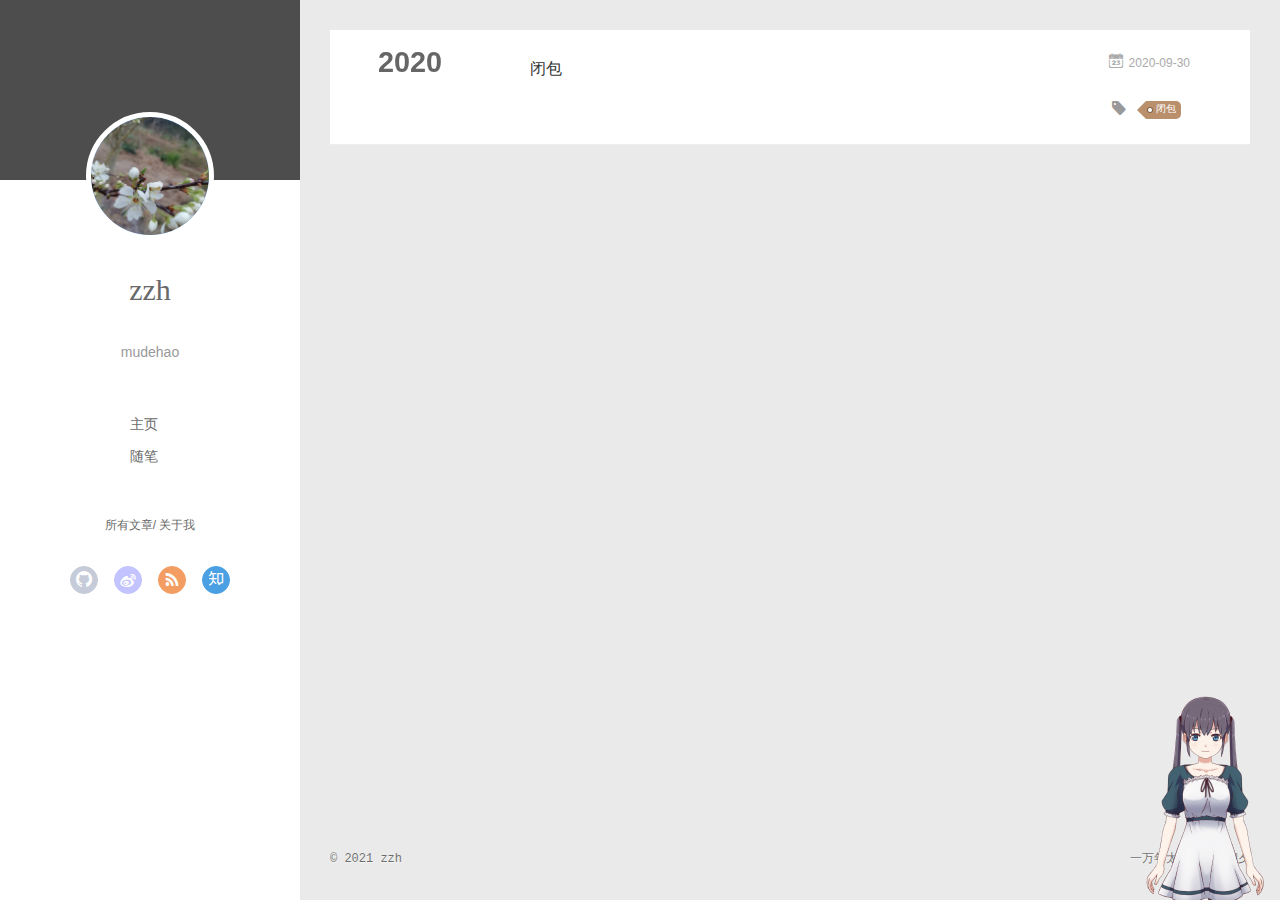
<file: tags/闭包/index.html>
<!DOCTYPE html>
<html>
<head>
  <meta charset="utf-8">
  
  <meta name="renderer" content="webkit">
  <meta http-equiv="X-UA-Compatible" content="IE=edge" >
  <link rel="dns-prefetch" href="http://yoursite.com">
  <title>Tag: 闭包 | mudehao的博客</title>
  <meta name="viewport" content="width=device-width, initial-scale=1, maximum-scale=1">
  <meta property="og:type" content="website">
<meta property="og:title" content="mudehao的博客">
<meta property="og:url" content="http://yoursite.com/tags/%E9%97%AD%E5%8C%85/index.html">
<meta property="og:site_name" content="mudehao的博客">
<meta property="og:locale">
<meta property="article:author" content="zzh">
<meta property="article:tag" content="前端,js,jquery,javascript,html5,开发者,程序猿,程序媛,编程,代码,开源,IT网站,html,css,css3,用户体验">
<meta name="twitter:card" content="summary">
  
    <link rel="alternative" href="/atom.xml" title="mudehao的博客" type="application/atom+xml">
  
  
    <link rel="icon" href="/img/icon.jpg">
  
  <link rel="stylesheet" type="text/css" href="/./main.0cf68a.css">
  <style type="text/css">
  
    #container.show {
      background: linear-gradient(200deg,#a0cfe4,#e8c37e);
    }
  </style>
  

  

<meta name="generator" content="Hexo 5.1.1"></head>

<body>
  <div id="container" q-class="show:isCtnShow">
    <canvas id="anm-canvas" class="anm-canvas"></canvas>
    <div class="left-col" q-class="show:isShow">
      
<div class="overlay" style="background: #4d4d4d"></div>
<div class="intrude-less">
	<header id="header" class="inner">
		<a href="/" class="profilepic">
			<img src="/img/headPortrait.jpg" class="js-avatar">
		</a>
		<hgroup>
		  <h1 class="header-author"><a href="/">zzh</a></h1>
		</hgroup>
		
		<p class="header-subtitle">mudehao</p>
		

		<nav class="header-menu">
			<ul>
			
				<li><a href="/">主页</a></li>
	        
				<li><a href="/tags/%E9%9A%8F%E7%AC%94/">随笔</a></li>
	        
			</ul>
		</nav>
		<nav class="header-smart-menu">
    		
    			
    			<a q-on="click: openSlider(e, 'innerArchive')" href="javascript:void(0)">所有文章</a>
    			
            
    			
            
    			
    			<a q-on="click: openSlider(e, 'aboutme')" href="javascript:void(0)">关于我</a>
    			
            
		</nav>
		<nav class="header-nav">
			<div class="social">
				
					<a class="github" target="_blank" href="#" title="github"><i class="icon-github"></i></a>
		        
					<a class="weibo" target="_blank" href="#" title="weibo"><i class="icon-weibo"></i></a>
		        
					<a class="rss" target="_blank" href="#" title="rss"><i class="icon-rss"></i></a>
		        
					<a class="zhihu" target="_blank" href="#" title="zhihu"><i class="icon-zhihu"></i></a>
		        
			</div>
		</nav>
	</header>		
</div>

    </div>
    <div class="mid-col" q-class="show:isShow,hide:isShow|isFalse">
      
<nav id="mobile-nav">
  	<div class="overlay js-overlay" style="background: #4d4d4d"></div>
	<div class="btnctn js-mobile-btnctn">
  		<div class="slider-trigger list" q-on="click: openSlider(e)"><i class="icon icon-sort"></i></div>
	</div>
	<div class="intrude-less">
		<header id="header" class="inner">
			<div class="profilepic">
				<img src="/img/headPortrait.jpg" class="js-avatar">
			</div>
			<hgroup>
			  <h1 class="header-author js-header-author">zzh</h1>
			</hgroup>
			
			<p class="header-subtitle"><i class="icon icon-quo-left"></i>mudehao<i class="icon icon-quo-right"></i></p>
			
			
			
				
			
				
			
			
			
			<nav class="header-nav">
				<div class="social">
					
						<a class="github" target="_blank" href="#" title="github"><i class="icon-github"></i></a>
			        
						<a class="weibo" target="_blank" href="#" title="weibo"><i class="icon-weibo"></i></a>
			        
						<a class="rss" target="_blank" href="#" title="rss"><i class="icon-rss"></i></a>
			        
						<a class="zhihu" target="_blank" href="#" title="zhihu"><i class="icon-zhihu"></i></a>
			        
				</div>
			</nav>

			<nav class="header-menu js-header-menu">
				<ul style="width: 50%">
				
				
					<li style="width: 50%"><a href="/">主页</a></li>
		        
					<li style="width: 50%"><a href="/tags/%E9%9A%8F%E7%AC%94/">随笔</a></li>
		        
				</ul>
			</nav>
		</header>				
	</div>
	<div class="mobile-mask" style="display:none" q-show="isShow"></div>
</nav>

      <div id="wrapper" class="body-wrap">
        <div class="menu-l">
          <div class="canvas-wrap">
            <canvas data-colors="#eaeaea" data-sectionHeight="100" data-contentId="js-content" id="myCanvas1" class="anm-canvas"></canvas>
          </div>
          <div id="js-content" class="content-ll">
            
  
  
    
    
      
      
      <section class="archives-wrap">
        <div class="archive-year-wrap">
          <a href="/archives/2020" class="archive-year">2020</a>
        </div>
        <div class="archives">
    
    <article class="archive-article archive-type-post">
  <div class="archive-article-inner">
    <header class="archive-article-header">
      	<div class="article-meta">
	      	<a href="/2020/09/30/%E9%97%AD%E5%8C%85/" class="archive-article-date">
  	<time datetime="2020-09-30T12:19:28.000Z" itemprop="datePublished"><i class="icon-calendar icon"></i>2020-09-30</time>
</a>
        </div>
    	 
  
    <h1 itemprop="name">
      <a class="archive-article-title" href="/2020/09/30/%E9%97%AD%E5%8C%85/">闭包</a>
    </h1>
  

        <div class="article-info info-on-right">
          
	<div class="article-tag tagcloud">
		<i class="icon-price-tags icon"></i>
		<ul class="article-tag-list">
			 
        		<li class="article-tag-list-item">
        			<a href="javascript:void(0)" class="js-tag article-tag-list-link color3">闭包</a>
        		</li>
      		
		</ul>
	</div>

          

        </div>
        <div class="clearfix"></div>
    </header>
  </div>
</article>
  
  
    </div></section>
  

    


          </div>
        </div>
      </div>
      <footer id="footer">
  <div class="outer">
    <div id="footer-info">
    	<div class="footer-left">
    		&copy; 2021 zzh
    	</div>
      	<div class="footer-right">
			  <!-- <a href="http://hexo.io/" target="_blank">Hexo</a>  Theme <a href="https://github.com/litten/hexo-theme-yilia" target="_blank">Yilia</a> by Litten -->
			  <p>一万年太久，只争朝夕</p>
      	</div>
    </div>
  </div>
</footer>
    </div>
    <script>
	var yiliaConfig = {
		mathjax: false,
		isHome: false,
		isPost: false,
		isArchive: false,
		isTag: true,
		isCategory: false,
		open_in_new: false,
		toc_hide_index: true,
		root: "/",
		innerArchive: true,
		showTags: true
	}
</script>

<script>!function(t){function n(e){if(r[e])return r[e].exports;var i=r[e]={exports:{},id:e,loaded:!1};return t[e].call(i.exports,i,i.exports,n),i.loaded=!0,i.exports}var r={};n.m=t,n.c=r,n.p="./",n(0)}([function(t,n,r){r(195),t.exports=r(191)},function(t,n,r){var e=r(3),i=r(52),o=r(27),u=r(28),c=r(53),f="prototype",a=function(t,n,r){var s,l,h,v,p=t&a.F,d=t&a.G,y=t&a.S,g=t&a.P,b=t&a.B,m=d?e:y?e[n]||(e[n]={}):(e[n]||{})[f],x=d?i:i[n]||(i[n]={}),w=x[f]||(x[f]={});d&&(r=n);for(s in r)l=!p&&m&&void 0!==m[s],h=(l?m:r)[s],v=b&&l?c(h,e):g&&"function"==typeof h?c(Function.call,h):h,m&&u(m,s,h,t&a.U),x[s]!=h&&o(x,s,v),g&&w[s]!=h&&(w[s]=h)};e.core=i,a.F=1,a.G=2,a.S=4,a.P=8,a.B=16,a.W=32,a.U=64,a.R=128,t.exports=a},function(t,n,r){var e=r(6);t.exports=function(t){if(!e(t))throw TypeError(t+" is not an object!");return t}},function(t,n){var r=t.exports="undefined"!=typeof window&&window.Math==Math?window:"undefined"!=typeof self&&self.Math==Math?self:Function("return this")();"number"==typeof __g&&(__g=r)},function(t,n){t.exports=function(t){try{return!!t()}catch(t){return!0}}},function(t,n){var r=t.exports="undefined"!=typeof window&&window.Math==Math?window:"undefined"!=typeof self&&self.Math==Math?self:Function("return this")();"number"==typeof __g&&(__g=r)},function(t,n){t.exports=function(t){return"object"==typeof t?null!==t:"function"==typeof t}},function(t,n,r){var e=r(126)("wks"),i=r(76),o=r(3).Symbol,u="function"==typeof o;(t.exports=function(t){return e[t]||(e[t]=u&&o[t]||(u?o:i)("Symbol."+t))}).store=e},function(t,n){var r={}.hasOwnProperty;t.exports=function(t,n){return r.call(t,n)}},function(t,n,r){var e=r(94),i=r(33);t.exports=function(t){return e(i(t))}},function(t,n,r){t.exports=!r(4)(function(){return 7!=Object.defineProperty({},"a",{get:function(){return 7}}).a})},function(t,n,r){var e=r(2),i=r(167),o=r(50),u=Object.defineProperty;n.f=r(10)?Object.defineProperty:function(t,n,r){if(e(t),n=o(n,!0),e(r),i)try{return u(t,n,r)}catch(t){}if("get"in r||"set"in r)throw TypeError("Accessors not supported!");return"value"in r&&(t[n]=r.value),t}},function(t,n,r){t.exports=!r(18)(function(){return 7!=Object.defineProperty({},"a",{get:function(){return 7}}).a})},function(t,n,r){var e=r(14),i=r(22);t.exports=r(12)?function(t,n,r){return e.f(t,n,i(1,r))}:function(t,n,r){return t[n]=r,t}},function(t,n,r){var e=r(20),i=r(58),o=r(42),u=Object.defineProperty;n.f=r(12)?Object.defineProperty:function(t,n,r){if(e(t),n=o(n,!0),e(r),i)try{return u(t,n,r)}catch(t){}if("get"in r||"set"in r)throw TypeError("Accessors not supported!");return"value"in r&&(t[n]=r.value),t}},function(t,n,r){var e=r(40)("wks"),i=r(23),o=r(5).Symbol,u="function"==typeof o;(t.exports=function(t){return e[t]||(e[t]=u&&o[t]||(u?o:i)("Symbol."+t))}).store=e},function(t,n,r){var e=r(67),i=Math.min;t.exports=function(t){return t>0?i(e(t),9007199254740991):0}},function(t,n,r){var e=r(46);t.exports=function(t){return Object(e(t))}},function(t,n){t.exports=function(t){try{return!!t()}catch(t){return!0}}},function(t,n,r){var e=r(63),i=r(34);t.exports=Object.keys||function(t){return e(t,i)}},function(t,n,r){var e=r(21);t.exports=function(t){if(!e(t))throw TypeError(t+" is not an object!");return t}},function(t,n){t.exports=function(t){return"object"==typeof t?null!==t:"function"==typeof t}},function(t,n){t.exports=function(t,n){return{enumerable:!(1&t),configurable:!(2&t),writable:!(4&t),value:n}}},function(t,n){var r=0,e=Math.random();t.exports=function(t){return"Symbol(".concat(void 0===t?"":t,")_",(++r+e).toString(36))}},function(t,n){var r={}.hasOwnProperty;t.exports=function(t,n){return r.call(t,n)}},function(t,n){var r=t.exports={version:"2.4.0"};"number"==typeof __e&&(__e=r)},function(t,n){t.exports=function(t){if("function"!=typeof t)throw TypeError(t+" is not a function!");return t}},function(t,n,r){var e=r(11),i=r(66);t.exports=r(10)?function(t,n,r){return e.f(t,n,i(1,r))}:function(t,n,r){return t[n]=r,t}},function(t,n,r){var e=r(3),i=r(27),o=r(24),u=r(76)("src"),c="toString",f=Function[c],a=(""+f).split(c);r(52).inspectSource=function(t){return f.call(t)},(t.exports=function(t,n,r,c){var f="function"==typeof r;f&&(o(r,"name")||i(r,"name",n)),t[n]!==r&&(f&&(o(r,u)||i(r,u,t[n]?""+t[n]:a.join(String(n)))),t===e?t[n]=r:c?t[n]?t[n]=r:i(t,n,r):(delete t[n],i(t,n,r)))})(Function.prototype,c,function(){return"function"==typeof this&&this[u]||f.call(this)})},function(t,n,r){var e=r(1),i=r(4),o=r(46),u=function(t,n,r,e){var i=String(o(t)),u="<"+n;return""!==r&&(u+=" "+r+'="'+String(e).replace(/"/g,"&quot;")+'"'),u+">"+i+"</"+n+">"};t.exports=function(t,n){var r={};r[t]=n(u),e(e.P+e.F*i(function(){var n=""[t]('"');return n!==n.toLowerCase()||n.split('"').length>3}),"String",r)}},function(t,n,r){var e=r(115),i=r(46);t.exports=function(t){return e(i(t))}},function(t,n,r){var e=r(116),i=r(66),o=r(30),u=r(50),c=r(24),f=r(167),a=Object.getOwnPropertyDescriptor;n.f=r(10)?a:function(t,n){if(t=o(t),n=u(n,!0),f)try{return a(t,n)}catch(t){}if(c(t,n))return i(!e.f.call(t,n),t[n])}},function(t,n,r){var e=r(24),i=r(17),o=r(145)("IE_PROTO"),u=Object.prototype;t.exports=Object.getPrototypeOf||function(t){return t=i(t),e(t,o)?t[o]:"function"==typeof t.constructor&&t instanceof t.constructor?t.constructor.prototype:t instanceof Object?u:null}},function(t,n){t.exports=function(t){if(void 0==t)throw TypeError("Can't call method on  "+t);return t}},function(t,n){t.exports="constructor,hasOwnProperty,isPrototypeOf,propertyIsEnumerable,toLocaleString,toString,valueOf".split(",")},function(t,n){t.exports={}},function(t,n){t.exports=!0},function(t,n){n.f={}.propertyIsEnumerable},function(t,n,r){var e=r(14).f,i=r(8),o=r(15)("toStringTag");t.exports=function(t,n,r){t&&!i(t=r?t:t.prototype,o)&&e(t,o,{configurable:!0,value:n})}},function(t,n,r){var e=r(40)("keys"),i=r(23);t.exports=function(t){return e[t]||(e[t]=i(t))}},function(t,n,r){var e=r(5),i="__core-js_shared__",o=e[i]||(e[i]={});t.exports=function(t){return o[t]||(o[t]={})}},function(t,n){var r=Math.ceil,e=Math.floor;t.exports=function(t){return isNaN(t=+t)?0:(t>0?e:r)(t)}},function(t,n,r){var e=r(21);t.exports=function(t,n){if(!e(t))return t;var r,i;if(n&&"function"==typeof(r=t.toString)&&!e(i=r.call(t)))return i;if("function"==typeof(r=t.valueOf)&&!e(i=r.call(t)))return i;if(!n&&"function"==typeof(r=t.toString)&&!e(i=r.call(t)))return i;throw TypeError("Can't convert object to primitive value")}},function(t,n,r){var e=r(5),i=r(25),o=r(36),u=r(44),c=r(14).f;t.exports=function(t){var n=i.Symbol||(i.Symbol=o?{}:e.Symbol||{});"_"==t.charAt(0)||t in n||c(n,t,{value:u.f(t)})}},function(t,n,r){n.f=r(15)},function(t,n){var r={}.toString;t.exports=function(t){return r.call(t).slice(8,-1)}},function(t,n){t.exports=function(t){if(void 0==t)throw TypeError("Can't call method on  "+t);return t}},function(t,n,r){var e=r(4);t.exports=function(t,n){return!!t&&e(function(){n?t.call(null,function(){},1):t.call(null)})}},function(t,n,r){var e=r(53),i=r(115),o=r(17),u=r(16),c=r(203);t.exports=function(t,n){var r=1==t,f=2==t,a=3==t,s=4==t,l=6==t,h=5==t||l,v=n||c;return function(n,c,p){for(var d,y,g=o(n),b=i(g),m=e(c,p,3),x=u(b.length),w=0,S=r?v(n,x):f?v(n,0):void 0;x>w;w++)if((h||w in b)&&(d=b[w],y=m(d,w,g),t))if(r)S[w]=y;else if(y)switch(t){case 3:return!0;case 5:return d;case 6:return w;case 2:S.push(d)}else if(s)return!1;return l?-1:a||s?s:S}}},function(t,n,r){var e=r(1),i=r(52),o=r(4);t.exports=function(t,n){var r=(i.Object||{})[t]||Object[t],u={};u[t]=n(r),e(e.S+e.F*o(function(){r(1)}),"Object",u)}},function(t,n,r){var e=r(6);t.exports=function(t,n){if(!e(t))return t;var r,i;if(n&&"function"==typeof(r=t.toString)&&!e(i=r.call(t)))return i;if("function"==typeof(r=t.valueOf)&&!e(i=r.call(t)))return i;if(!n&&"function"==typeof(r=t.toString)&&!e(i=r.call(t)))return i;throw TypeError("Can't convert object to primitive value")}},function(t,n,r){var e=r(5),i=r(25),o=r(91),u=r(13),c="prototype",f=function(t,n,r){var a,s,l,h=t&f.F,v=t&f.G,p=t&f.S,d=t&f.P,y=t&f.B,g=t&f.W,b=v?i:i[n]||(i[n]={}),m=b[c],x=v?e:p?e[n]:(e[n]||{})[c];v&&(r=n);for(a in r)(s=!h&&x&&void 0!==x[a])&&a in b||(l=s?x[a]:r[a],b[a]=v&&"function"!=typeof x[a]?r[a]:y&&s?o(l,e):g&&x[a]==l?function(t){var n=function(n,r,e){if(this instanceof t){switch(arguments.length){case 0:return new t;case 1:return new t(n);case 2:return new t(n,r)}return new t(n,r,e)}return t.apply(this,arguments)};return n[c]=t[c],n}(l):d&&"function"==typeof l?o(Function.call,l):l,d&&((b.virtual||(b.virtual={}))[a]=l,t&f.R&&m&&!m[a]&&u(m,a,l)))};f.F=1,f.G=2,f.S=4,f.P=8,f.B=16,f.W=32,f.U=64,f.R=128,t.exports=f},function(t,n){var r=t.exports={version:"2.4.0"};"number"==typeof __e&&(__e=r)},function(t,n,r){var e=r(26);t.exports=function(t,n,r){if(e(t),void 0===n)return t;switch(r){case 1:return function(r){return t.call(n,r)};case 2:return function(r,e){return t.call(n,r,e)};case 3:return function(r,e,i){return t.call(n,r,e,i)}}return function(){return t.apply(n,arguments)}}},function(t,n,r){var e=r(183),i=r(1),o=r(126)("metadata"),u=o.store||(o.store=new(r(186))),c=function(t,n,r){var i=u.get(t);if(!i){if(!r)return;u.set(t,i=new e)}var o=i.get(n);if(!o){if(!r)return;i.set(n,o=new e)}return o},f=function(t,n,r){var e=c(n,r,!1);return void 0!==e&&e.has(t)},a=function(t,n,r){var e=c(n,r,!1);return void 0===e?void 0:e.get(t)},s=function(t,n,r,e){c(r,e,!0).set(t,n)},l=function(t,n){var r=c(t,n,!1),e=[];return r&&r.forEach(function(t,n){e.push(n)}),e},h=function(t){return void 0===t||"symbol"==typeof t?t:String(t)},v=function(t){i(i.S,"Reflect",t)};t.exports={store:u,map:c,has:f,get:a,set:s,keys:l,key:h,exp:v}},function(t,n,r){"use strict";if(r(10)){var e=r(69),i=r(3),o=r(4),u=r(1),c=r(127),f=r(152),a=r(53),s=r(68),l=r(66),h=r(27),v=r(73),p=r(67),d=r(16),y=r(75),g=r(50),b=r(24),m=r(180),x=r(114),w=r(6),S=r(17),_=r(137),O=r(70),E=r(32),P=r(71).f,j=r(154),F=r(76),M=r(7),A=r(48),N=r(117),T=r(146),I=r(155),k=r(80),L=r(123),R=r(74),C=r(130),D=r(160),U=r(11),W=r(31),G=U.f,B=W.f,V=i.RangeError,z=i.TypeError,q=i.Uint8Array,K="ArrayBuffer",J="Shared"+K,Y="BYTES_PER_ELEMENT",H="prototype",$=Array[H],X=f.ArrayBuffer,Q=f.DataView,Z=A(0),tt=A(2),nt=A(3),rt=A(4),et=A(5),it=A(6),ot=N(!0),ut=N(!1),ct=I.values,ft=I.keys,at=I.entries,st=$.lastIndexOf,lt=$.reduce,ht=$.reduceRight,vt=$.join,pt=$.sort,dt=$.slice,yt=$.toString,gt=$.toLocaleString,bt=M("iterator"),mt=M("toStringTag"),xt=F("typed_constructor"),wt=F("def_constructor"),St=c.CONSTR,_t=c.TYPED,Ot=c.VIEW,Et="Wrong length!",Pt=A(1,function(t,n){return Tt(T(t,t[wt]),n)}),jt=o(function(){return 1===new q(new Uint16Array([1]).buffer)[0]}),Ft=!!q&&!!q[H].set&&o(function(){new q(1).set({})}),Mt=function(t,n){if(void 0===t)throw z(Et);var r=+t,e=d(t);if(n&&!m(r,e))throw V(Et);return e},At=function(t,n){var r=p(t);if(r<0||r%n)throw V("Wrong offset!");return r},Nt=function(t){if(w(t)&&_t in t)return t;throw z(t+" is not a typed array!")},Tt=function(t,n){if(!(w(t)&&xt in t))throw z("It is not a typed array constructor!");return new t(n)},It=function(t,n){return kt(T(t,t[wt]),n)},kt=function(t,n){for(var r=0,e=n.length,i=Tt(t,e);e>r;)i[r]=n[r++];return i},Lt=function(t,n,r){G(t,n,{get:function(){return this._d[r]}})},Rt=function(t){var n,r,e,i,o,u,c=S(t),f=arguments.length,s=f>1?arguments[1]:void 0,l=void 0!==s,h=j(c);if(void 0!=h&&!_(h)){for(u=h.call(c),e=[],n=0;!(o=u.next()).done;n++)e.push(o.value);c=e}for(l&&f>2&&(s=a(s,arguments[2],2)),n=0,r=d(c.length),i=Tt(this,r);r>n;n++)i[n]=l?s(c[n],n):c[n];return i},Ct=function(){for(var t=0,n=arguments.length,r=Tt(this,n);n>t;)r[t]=arguments[t++];return r},Dt=!!q&&o(function(){gt.call(new q(1))}),Ut=function(){return gt.apply(Dt?dt.call(Nt(this)):Nt(this),arguments)},Wt={copyWithin:function(t,n){return D.call(Nt(this),t,n,arguments.length>2?arguments[2]:void 0)},every:function(t){return rt(Nt(this),t,arguments.length>1?arguments[1]:void 0)},fill:function(t){return C.apply(Nt(this),arguments)},filter:function(t){return It(this,tt(Nt(this),t,arguments.length>1?arguments[1]:void 0))},find:function(t){return et(Nt(this),t,arguments.length>1?arguments[1]:void 0)},findIndex:function(t){return it(Nt(this),t,arguments.length>1?arguments[1]:void 0)},forEach:function(t){Z(Nt(this),t,arguments.length>1?arguments[1]:void 0)},indexOf:function(t){return ut(Nt(this),t,arguments.length>1?arguments[1]:void 0)},includes:function(t){return ot(Nt(this),t,arguments.length>1?arguments[1]:void 0)},join:function(t){return vt.apply(Nt(this),arguments)},lastIndexOf:function(t){return st.apply(Nt(this),arguments)},map:function(t){return Pt(Nt(this),t,arguments.length>1?arguments[1]:void 0)},reduce:function(t){return lt.apply(Nt(this),arguments)},reduceRight:function(t){return ht.apply(Nt(this),arguments)},reverse:function(){for(var t,n=this,r=Nt(n).length,e=Math.floor(r/2),i=0;i<e;)t=n[i],n[i++]=n[--r],n[r]=t;return n},some:function(t){return nt(Nt(this),t,arguments.length>1?arguments[1]:void 0)},sort:function(t){return pt.call(Nt(this),t)},subarray:function(t,n){var r=Nt(this),e=r.length,i=y(t,e);return new(T(r,r[wt]))(r.buffer,r.byteOffset+i*r.BYTES_PER_ELEMENT,d((void 0===n?e:y(n,e))-i))}},Gt=function(t,n){return It(this,dt.call(Nt(this),t,n))},Bt=function(t){Nt(this);var n=At(arguments[1],1),r=this.length,e=S(t),i=d(e.length),o=0;if(i+n>r)throw V(Et);for(;o<i;)this[n+o]=e[o++]},Vt={entries:function(){return at.call(Nt(this))},keys:function(){return ft.call(Nt(this))},values:function(){return ct.call(Nt(this))}},zt=function(t,n){return w(t)&&t[_t]&&"symbol"!=typeof n&&n in t&&String(+n)==String(n)},qt=function(t,n){return zt(t,n=g(n,!0))?l(2,t[n]):B(t,n)},Kt=function(t,n,r){return!(zt(t,n=g(n,!0))&&w(r)&&b(r,"value"))||b(r,"get")||b(r,"set")||r.configurable||b(r,"writable")&&!r.writable||b(r,"enumerable")&&!r.enumerable?G(t,n,r):(t[n]=r.value,t)};St||(W.f=qt,U.f=Kt),u(u.S+u.F*!St,"Object",{getOwnPropertyDescriptor:qt,defineProperty:Kt}),o(function(){yt.call({})})&&(yt=gt=function(){return vt.call(this)});var Jt=v({},Wt);v(Jt,Vt),h(Jt,bt,Vt.values),v(Jt,{slice:Gt,set:Bt,constructor:function(){},toString:yt,toLocaleString:Ut}),Lt(Jt,"buffer","b"),Lt(Jt,"byteOffset","o"),Lt(Jt,"byteLength","l"),Lt(Jt,"length","e"),G(Jt,mt,{get:function(){return this[_t]}}),t.exports=function(t,n,r,f){f=!!f;var a=t+(f?"Clamped":"")+"Array",l="Uint8Array"!=a,v="get"+t,p="set"+t,y=i[a],g=y||{},b=y&&E(y),m=!y||!c.ABV,S={},_=y&&y[H],j=function(t,r){var e=t._d;return e.v[v](r*n+e.o,jt)},F=function(t,r,e){var i=t._d;f&&(e=(e=Math.round(e))<0?0:e>255?255:255&e),i.v[p](r*n+i.o,e,jt)},M=function(t,n){G(t,n,{get:function(){return j(this,n)},set:function(t){return F(this,n,t)},enumerable:!0})};m?(y=r(function(t,r,e,i){s(t,y,a,"_d");var o,u,c,f,l=0,v=0;if(w(r)){if(!(r instanceof X||(f=x(r))==K||f==J))return _t in r?kt(y,r):Rt.call(y,r);o=r,v=At(e,n);var p=r.byteLength;if(void 0===i){if(p%n)throw V(Et);if((u=p-v)<0)throw V(Et)}else if((u=d(i)*n)+v>p)throw V(Et);c=u/n}else c=Mt(r,!0),u=c*n,o=new X(u);for(h(t,"_d",{b:o,o:v,l:u,e:c,v:new Q(o)});l<c;)M(t,l++)}),_=y[H]=O(Jt),h(_,"constructor",y)):L(function(t){new y(null),new y(t)},!0)||(y=r(function(t,r,e,i){s(t,y,a);var o;return w(r)?r instanceof X||(o=x(r))==K||o==J?void 0!==i?new g(r,At(e,n),i):void 0!==e?new g(r,At(e,n)):new g(r):_t in r?kt(y,r):Rt.call(y,r):new g(Mt(r,l))}),Z(b!==Function.prototype?P(g).concat(P(b)):P(g),function(t){t in y||h(y,t,g[t])}),y[H]=_,e||(_.constructor=y));var A=_[bt],N=!!A&&("values"==A.name||void 0==A.name),T=Vt.values;h(y,xt,!0),h(_,_t,a),h(_,Ot,!0),h(_,wt,y),(f?new y(1)[mt]==a:mt in _)||G(_,mt,{get:function(){return a}}),S[a]=y,u(u.G+u.W+u.F*(y!=g),S),u(u.S,a,{BYTES_PER_ELEMENT:n,from:Rt,of:Ct}),Y in _||h(_,Y,n),u(u.P,a,Wt),R(a),u(u.P+u.F*Ft,a,{set:Bt}),u(u.P+u.F*!N,a,Vt),u(u.P+u.F*(_.toString!=yt),a,{toString:yt}),u(u.P+u.F*o(function(){new y(1).slice()}),a,{slice:Gt}),u(u.P+u.F*(o(function(){return[1,2].toLocaleString()!=new y([1,2]).toLocaleString()})||!o(function(){_.toLocaleString.call([1,2])})),a,{toLocaleString:Ut}),k[a]=N?A:T,e||N||h(_,bt,T)}}else t.exports=function(){}},function(t,n){var r={}.toString;t.exports=function(t){return r.call(t).slice(8,-1)}},function(t,n,r){var e=r(21),i=r(5).document,o=e(i)&&e(i.createElement);t.exports=function(t){return o?i.createElement(t):{}}},function(t,n,r){t.exports=!r(12)&&!r(18)(function(){return 7!=Object.defineProperty(r(57)("div"),"a",{get:function(){return 7}}).a})},function(t,n,r){"use strict";var e=r(36),i=r(51),o=r(64),u=r(13),c=r(8),f=r(35),a=r(96),s=r(38),l=r(103),h=r(15)("iterator"),v=!([].keys&&"next"in[].keys()),p="keys",d="values",y=function(){return this};t.exports=function(t,n,r,g,b,m,x){a(r,n,g);var w,S,_,O=function(t){if(!v&&t in F)return F[t];switch(t){case p:case d:return function(){return new r(this,t)}}return function(){return new r(this,t)}},E=n+" Iterator",P=b==d,j=!1,F=t.prototype,M=F[h]||F["@@iterator"]||b&&F[b],A=M||O(b),N=b?P?O("entries"):A:void 0,T="Array"==n?F.entries||M:M;if(T&&(_=l(T.call(new t)))!==Object.prototype&&(s(_,E,!0),e||c(_,h)||u(_,h,y)),P&&M&&M.name!==d&&(j=!0,A=function(){return M.call(this)}),e&&!x||!v&&!j&&F[h]||u(F,h,A),f[n]=A,f[E]=y,b)if(w={values:P?A:O(d),keys:m?A:O(p),entries:N},x)for(S in w)S in F||o(F,S,w[S]);else i(i.P+i.F*(v||j),n,w);return w}},function(t,n,r){var e=r(20),i=r(100),o=r(34),u=r(39)("IE_PROTO"),c=function(){},f="prototype",a=function(){var t,n=r(57)("iframe"),e=o.length;for(n.style.display="none",r(93).appendChild(n),n.src="javascript:",t=n.contentWindow.document,t.open(),t.write("<script>document.F=Object<\/script>"),t.close(),a=t.F;e--;)delete a[f][o[e]];return a()};t.exports=Object.create||function(t,n){var r;return null!==t?(c[f]=e(t),r=new c,c[f]=null,r[u]=t):r=a(),void 0===n?r:i(r,n)}},function(t,n,r){var e=r(63),i=r(34).concat("length","prototype");n.f=Object.getOwnPropertyNames||function(t){return e(t,i)}},function(t,n){n.f=Object.getOwnPropertySymbols},function(t,n,r){var e=r(8),i=r(9),o=r(90)(!1),u=r(39)("IE_PROTO");t.exports=function(t,n){var r,c=i(t),f=0,a=[];for(r in c)r!=u&&e(c,r)&&a.push(r);for(;n.length>f;)e(c,r=n[f++])&&(~o(a,r)||a.push(r));return a}},function(t,n,r){t.exports=r(13)},function(t,n,r){var e=r(76)("meta"),i=r(6),o=r(24),u=r(11).f,c=0,f=Object.isExtensible||function(){return!0},a=!r(4)(function(){return f(Object.preventExtensions({}))}),s=function(t){u(t,e,{value:{i:"O"+ ++c,w:{}}})},l=function(t,n){if(!i(t))return"symbol"==typeof t?t:("string"==typeof t?"S":"P")+t;if(!o(t,e)){if(!f(t))return"F";if(!n)return"E";s(t)}return t[e].i},h=function(t,n){if(!o(t,e)){if(!f(t))return!0;if(!n)return!1;s(t)}return t[e].w},v=function(t){return a&&p.NEED&&f(t)&&!o(t,e)&&s(t),t},p=t.exports={KEY:e,NEED:!1,fastKey:l,getWeak:h,onFreeze:v}},function(t,n){t.exports=function(t,n){return{enumerable:!(1&t),configurable:!(2&t),writable:!(4&t),value:n}}},function(t,n){var r=Math.ceil,e=Math.floor;t.exports=function(t){return isNaN(t=+t)?0:(t>0?e:r)(t)}},function(t,n){t.exports=function(t,n,r,e){if(!(t instanceof n)||void 0!==e&&e in t)throw TypeError(r+": incorrect invocation!");return t}},function(t,n){t.exports=!1},function(t,n,r){var e=r(2),i=r(173),o=r(133),u=r(145)("IE_PROTO"),c=function(){},f="prototype",a=function(){var t,n=r(132)("iframe"),e=o.length;for(n.style.display="none",r(135).appendChild(n),n.src="javascript:",t=n.contentWindow.document,t.open(),t.write("<script>document.F=Object<\/script>"),t.close(),a=t.F;e--;)delete a[f][o[e]];return a()};t.exports=Object.create||function(t,n){var r;return null!==t?(c[f]=e(t),r=new c,c[f]=null,r[u]=t):r=a(),void 0===n?r:i(r,n)}},function(t,n,r){var e=r(175),i=r(133).concat("length","prototype");n.f=Object.getOwnPropertyNames||function(t){return e(t,i)}},function(t,n,r){var e=r(175),i=r(133);t.exports=Object.keys||function(t){return e(t,i)}},function(t,n,r){var e=r(28);t.exports=function(t,n,r){for(var i in n)e(t,i,n[i],r);return t}},function(t,n,r){"use strict";var e=r(3),i=r(11),o=r(10),u=r(7)("species");t.exports=function(t){var n=e[t];o&&n&&!n[u]&&i.f(n,u,{configurable:!0,get:function(){return this}})}},function(t,n,r){var e=r(67),i=Math.max,o=Math.min;t.exports=function(t,n){return t=e(t),t<0?i(t+n,0):o(t,n)}},function(t,n){var r=0,e=Math.random();t.exports=function(t){return"Symbol(".concat(void 0===t?"":t,")_",(++r+e).toString(36))}},function(t,n,r){var e=r(33);t.exports=function(t){return Object(e(t))}},function(t,n,r){var e=r(7)("unscopables"),i=Array.prototype;void 0==i[e]&&r(27)(i,e,{}),t.exports=function(t){i[e][t]=!0}},function(t,n,r){var e=r(53),i=r(169),o=r(137),u=r(2),c=r(16),f=r(154),a={},s={},n=t.exports=function(t,n,r,l,h){var v,p,d,y,g=h?function(){return t}:f(t),b=e(r,l,n?2:1),m=0;if("function"!=typeof g)throw TypeError(t+" is not iterable!");if(o(g)){for(v=c(t.length);v>m;m++)if((y=n?b(u(p=t[m])[0],p[1]):b(t[m]))===a||y===s)return y}else for(d=g.call(t);!(p=d.next()).done;)if((y=i(d,b,p.value,n))===a||y===s)return y};n.BREAK=a,n.RETURN=s},function(t,n){t.exports={}},function(t,n,r){var e=r(11).f,i=r(24),o=r(7)("toStringTag");t.exports=function(t,n,r){t&&!i(t=r?t:t.prototype,o)&&e(t,o,{configurable:!0,value:n})}},function(t,n,r){var e=r(1),i=r(46),o=r(4),u=r(150),c="["+u+"]",f="​",a=RegExp("^"+c+c+"*"),s=RegExp(c+c+"*$"),l=function(t,n,r){var i={},c=o(function(){return!!u[t]()||f[t]()!=f}),a=i[t]=c?n(h):u[t];r&&(i[r]=a),e(e.P+e.F*c,"String",i)},h=l.trim=function(t,n){return t=String(i(t)),1&n&&(t=t.replace(a,"")),2&n&&(t=t.replace(s,"")),t};t.exports=l},function(t,n,r){t.exports={default:r(86),__esModule:!0}},function(t,n,r){t.exports={default:r(87),__esModule:!0}},function(t,n,r){"use strict";function e(t){return t&&t.__esModule?t:{default:t}}n.__esModule=!0;var i=r(84),o=e(i),u=r(83),c=e(u),f="function"==typeof c.default&&"symbol"==typeof o.default?function(t){return typeof t}:function(t){return t&&"function"==typeof c.default&&t.constructor===c.default&&t!==c.default.prototype?"symbol":typeof t};n.default="function"==typeof c.default&&"symbol"===f(o.default)?function(t){return void 0===t?"undefined":f(t)}:function(t){return t&&"function"==typeof c.default&&t.constructor===c.default&&t!==c.default.prototype?"symbol":void 0===t?"undefined":f(t)}},function(t,n,r){r(110),r(108),r(111),r(112),t.exports=r(25).Symbol},function(t,n,r){r(109),r(113),t.exports=r(44).f("iterator")},function(t,n){t.exports=function(t){if("function"!=typeof t)throw TypeError(t+" is not a function!");return t}},function(t,n){t.exports=function(){}},function(t,n,r){var e=r(9),i=r(106),o=r(105);t.exports=function(t){return function(n,r,u){var c,f=e(n),a=i(f.length),s=o(u,a);if(t&&r!=r){for(;a>s;)if((c=f[s++])!=c)return!0}else for(;a>s;s++)if((t||s in f)&&f[s]===r)return t||s||0;return!t&&-1}}},function(t,n,r){var e=r(88);t.exports=function(t,n,r){if(e(t),void 0===n)return t;switch(r){case 1:return function(r){return t.call(n,r)};case 2:return function(r,e){return t.call(n,r,e)};case 3:return function(r,e,i){return t.call(n,r,e,i)}}return function(){return t.apply(n,arguments)}}},function(t,n,r){var e=r(19),i=r(62),o=r(37);t.exports=function(t){var n=e(t),r=i.f;if(r)for(var u,c=r(t),f=o.f,a=0;c.length>a;)f.call(t,u=c[a++])&&n.push(u);return n}},function(t,n,r){t.exports=r(5).document&&document.documentElement},function(t,n,r){var e=r(56);t.exports=Object("z").propertyIsEnumerable(0)?Object:function(t){return"String"==e(t)?t.split(""):Object(t)}},function(t,n,r){var e=r(56);t.exports=Array.isArray||function(t){return"Array"==e(t)}},function(t,n,r){"use strict";var e=r(60),i=r(22),o=r(38),u={};r(13)(u,r(15)("iterator"),function(){return this}),t.exports=function(t,n,r){t.prototype=e(u,{next:i(1,r)}),o(t,n+" Iterator")}},function(t,n){t.exports=function(t,n){return{value:n,done:!!t}}},function(t,n,r){var e=r(19),i=r(9);t.exports=function(t,n){for(var r,o=i(t),u=e(o),c=u.length,f=0;c>f;)if(o[r=u[f++]]===n)return r}},function(t,n,r){var e=r(23)("meta"),i=r(21),o=r(8),u=r(14).f,c=0,f=Object.isExtensible||function(){return!0},a=!r(18)(function(){return f(Object.preventExtensions({}))}),s=function(t){u(t,e,{value:{i:"O"+ ++c,w:{}}})},l=function(t,n){if(!i(t))return"symbol"==typeof t?t:("string"==typeof t?"S":"P")+t;if(!o(t,e)){if(!f(t))return"F";if(!n)return"E";s(t)}return t[e].i},h=function(t,n){if(!o(t,e)){if(!f(t))return!0;if(!n)return!1;s(t)}return t[e].w},v=function(t){return a&&p.NEED&&f(t)&&!o(t,e)&&s(t),t},p=t.exports={KEY:e,NEED:!1,fastKey:l,getWeak:h,onFreeze:v}},function(t,n,r){var e=r(14),i=r(20),o=r(19);t.exports=r(12)?Object.defineProperties:function(t,n){i(t);for(var r,u=o(n),c=u.length,f=0;c>f;)e.f(t,r=u[f++],n[r]);return t}},function(t,n,r){var e=r(37),i=r(22),o=r(9),u=r(42),c=r(8),f=r(58),a=Object.getOwnPropertyDescriptor;n.f=r(12)?a:function(t,n){if(t=o(t),n=u(n,!0),f)try{return a(t,n)}catch(t){}if(c(t,n))return i(!e.f.call(t,n),t[n])}},function(t,n,r){var e=r(9),i=r(61).f,o={}.toString,u="object"==typeof window&&window&&Object.getOwnPropertyNames?Object.getOwnPropertyNames(window):[],c=function(t){try{return i(t)}catch(t){return u.slice()}};t.exports.f=function(t){return u&&"[object Window]"==o.call(t)?c(t):i(e(t))}},function(t,n,r){var e=r(8),i=r(77),o=r(39)("IE_PROTO"),u=Object.prototype;t.exports=Object.getPrototypeOf||function(t){return t=i(t),e(t,o)?t[o]:"function"==typeof t.constructor&&t instanceof t.constructor?t.constructor.prototype:t instanceof Object?u:null}},function(t,n,r){var e=r(41),i=r(33);t.exports=function(t){return function(n,r){var o,u,c=String(i(n)),f=e(r),a=c.length;return f<0||f>=a?t?"":void 0:(o=c.charCodeAt(f),o<55296||o>56319||f+1===a||(u=c.charCodeAt(f+1))<56320||u>57343?t?c.charAt(f):o:t?c.slice(f,f+2):u-56320+(o-55296<<10)+65536)}}},function(t,n,r){var e=r(41),i=Math.max,o=Math.min;t.exports=function(t,n){return t=e(t),t<0?i(t+n,0):o(t,n)}},function(t,n,r){var e=r(41),i=Math.min;t.exports=function(t){return t>0?i(e(t),9007199254740991):0}},function(t,n,r){"use strict";var e=r(89),i=r(97),o=r(35),u=r(9);t.exports=r(59)(Array,"Array",function(t,n){this._t=u(t),this._i=0,this._k=n},function(){var t=this._t,n=this._k,r=this._i++;return!t||r>=t.length?(this._t=void 0,i(1)):"keys"==n?i(0,r):"values"==n?i(0,t[r]):i(0,[r,t[r]])},"values"),o.Arguments=o.Array,e("keys"),e("values"),e("entries")},function(t,n){},function(t,n,r){"use strict";var e=r(104)(!0);r(59)(String,"String",function(t){this._t=String(t),this._i=0},function(){var t,n=this._t,r=this._i;return r>=n.length?{value:void 0,done:!0}:(t=e(n,r),this._i+=t.length,{value:t,done:!1})})},function(t,n,r){"use strict";var e=r(5),i=r(8),o=r(12),u=r(51),c=r(64),f=r(99).KEY,a=r(18),s=r(40),l=r(38),h=r(23),v=r(15),p=r(44),d=r(43),y=r(98),g=r(92),b=r(95),m=r(20),x=r(9),w=r(42),S=r(22),_=r(60),O=r(102),E=r(101),P=r(14),j=r(19),F=E.f,M=P.f,A=O.f,N=e.Symbol,T=e.JSON,I=T&&T.stringify,k="prototype",L=v("_hidden"),R=v("toPrimitive"),C={}.propertyIsEnumerable,D=s("symbol-registry"),U=s("symbols"),W=s("op-symbols"),G=Object[k],B="function"==typeof N,V=e.QObject,z=!V||!V[k]||!V[k].findChild,q=o&&a(function(){return 7!=_(M({},"a",{get:function(){return M(this,"a",{value:7}).a}})).a})?function(t,n,r){var e=F(G,n);e&&delete G[n],M(t,n,r),e&&t!==G&&M(G,n,e)}:M,K=function(t){var n=U[t]=_(N[k]);return n._k=t,n},J=B&&"symbol"==typeof N.iterator?function(t){return"symbol"==typeof t}:function(t){return t instanceof N},Y=function(t,n,r){return t===G&&Y(W,n,r),m(t),n=w(n,!0),m(r),i(U,n)?(r.enumerable?(i(t,L)&&t[L][n]&&(t[L][n]=!1),r=_(r,{enumerable:S(0,!1)})):(i(t,L)||M(t,L,S(1,{})),t[L][n]=!0),q(t,n,r)):M(t,n,r)},H=function(t,n){m(t);for(var r,e=g(n=x(n)),i=0,o=e.length;o>i;)Y(t,r=e[i++],n[r]);return t},$=function(t,n){return void 0===n?_(t):H(_(t),n)},X=function(t){var n=C.call(this,t=w(t,!0));return!(this===G&&i(U,t)&&!i(W,t))&&(!(n||!i(this,t)||!i(U,t)||i(this,L)&&this[L][t])||n)},Q=function(t,n){if(t=x(t),n=w(n,!0),t!==G||!i(U,n)||i(W,n)){var r=F(t,n);return!r||!i(U,n)||i(t,L)&&t[L][n]||(r.enumerable=!0),r}},Z=function(t){for(var n,r=A(x(t)),e=[],o=0;r.length>o;)i(U,n=r[o++])||n==L||n==f||e.push(n);return e},tt=function(t){for(var n,r=t===G,e=A(r?W:x(t)),o=[],u=0;e.length>u;)!i(U,n=e[u++])||r&&!i(G,n)||o.push(U[n]);return o};B||(N=function(){if(this instanceof N)throw TypeError("Symbol is not a constructor!");var t=h(arguments.length>0?arguments[0]:void 0),n=function(r){this===G&&n.call(W,r),i(this,L)&&i(this[L],t)&&(this[L][t]=!1),q(this,t,S(1,r))};return o&&z&&q(G,t,{configurable:!0,set:n}),K(t)},c(N[k],"toString",function(){return this._k}),E.f=Q,P.f=Y,r(61).f=O.f=Z,r(37).f=X,r(62).f=tt,o&&!r(36)&&c(G,"propertyIsEnumerable",X,!0),p.f=function(t){return K(v(t))}),u(u.G+u.W+u.F*!B,{Symbol:N});for(var nt="hasInstance,isConcatSpreadable,iterator,match,replace,search,species,split,toPrimitive,toStringTag,unscopables".split(","),rt=0;nt.length>rt;)v(nt[rt++]);for(var nt=j(v.store),rt=0;nt.length>rt;)d(nt[rt++]);u(u.S+u.F*!B,"Symbol",{for:function(t){return i(D,t+="")?D[t]:D[t]=N(t)},keyFor:function(t){if(J(t))return y(D,t);throw TypeError(t+" is not a symbol!")},useSetter:function(){z=!0},useSimple:function(){z=!1}}),u(u.S+u.F*!B,"Object",{create:$,defineProperty:Y,defineProperties:H,getOwnPropertyDescriptor:Q,getOwnPropertyNames:Z,getOwnPropertySymbols:tt}),T&&u(u.S+u.F*(!B||a(function(){var t=N();return"[null]"!=I([t])||"{}"!=I({a:t})||"{}"!=I(Object(t))})),"JSON",{stringify:function(t){if(void 0!==t&&!J(t)){for(var n,r,e=[t],i=1;arguments.length>i;)e.push(arguments[i++]);return n=e[1],"function"==typeof n&&(r=n),!r&&b(n)||(n=function(t,n){if(r&&(n=r.call(this,t,n)),!J(n))return n}),e[1]=n,I.apply(T,e)}}}),N[k][R]||r(13)(N[k],R,N[k].valueOf),l(N,"Symbol"),l(Math,"Math",!0),l(e.JSON,"JSON",!0)},function(t,n,r){r(43)("asyncIterator")},function(t,n,r){r(43)("observable")},function(t,n,r){r(107);for(var e=r(5),i=r(13),o=r(35),u=r(15)("toStringTag"),c=["NodeList","DOMTokenList","MediaList","StyleSheetList","CSSRuleList"],f=0;f<5;f++){var a=c[f],s=e[a],l=s&&s.prototype;l&&!l[u]&&i(l,u,a),o[a]=o.Array}},function(t,n,r){var e=r(45),i=r(7)("toStringTag"),o="Arguments"==e(function(){return arguments}()),u=function(t,n){try{return t[n]}catch(t){}};t.exports=function(t){var n,r,c;return void 0===t?"Undefined":null===t?"Null":"string"==typeof(r=u(n=Object(t),i))?r:o?e(n):"Object"==(c=e(n))&&"function"==typeof n.callee?"Arguments":c}},function(t,n,r){var e=r(45);t.exports=Object("z").propertyIsEnumerable(0)?Object:function(t){return"String"==e(t)?t.split(""):Object(t)}},function(t,n){n.f={}.propertyIsEnumerable},function(t,n,r){var e=r(30),i=r(16),o=r(75);t.exports=function(t){return function(n,r,u){var c,f=e(n),a=i(f.length),s=o(u,a);if(t&&r!=r){for(;a>s;)if((c=f[s++])!=c)return!0}else for(;a>s;s++)if((t||s in f)&&f[s]===r)return t||s||0;return!t&&-1}}},function(t,n,r){"use strict";var e=r(3),i=r(1),o=r(28),u=r(73),c=r(65),f=r(79),a=r(68),s=r(6),l=r(4),h=r(123),v=r(81),p=r(136);t.exports=function(t,n,r,d,y,g){var b=e[t],m=b,x=y?"set":"add",w=m&&m.prototype,S={},_=function(t){var n=w[t];o(w,t,"delete"==t?function(t){return!(g&&!s(t))&&n.call(this,0===t?0:t)}:"has"==t?function(t){return!(g&&!s(t))&&n.call(this,0===t?0:t)}:"get"==t?function(t){return g&&!s(t)?void 0:n.call(this,0===t?0:t)}:"add"==t?function(t){return n.call(this,0===t?0:t),this}:function(t,r){return n.call(this,0===t?0:t,r),this})};if("function"==typeof m&&(g||w.forEach&&!l(function(){(new m).entries().next()}))){var O=new m,E=O[x](g?{}:-0,1)!=O,P=l(function(){O.has(1)}),j=h(function(t){new m(t)}),F=!g&&l(function(){for(var t=new m,n=5;n--;)t[x](n,n);return!t.has(-0)});j||(m=n(function(n,r){a(n,m,t);var e=p(new b,n,m);return void 0!=r&&f(r,y,e[x],e),e}),m.prototype=w,w.constructor=m),(P||F)&&(_("delete"),_("has"),y&&_("get")),(F||E)&&_(x),g&&w.clear&&delete w.clear}else m=d.getConstructor(n,t,y,x),u(m.prototype,r),c.NEED=!0;return v(m,t),S[t]=m,i(i.G+i.W+i.F*(m!=b),S),g||d.setStrong(m,t,y),m}},function(t,n,r){"use strict";var e=r(27),i=r(28),o=r(4),u=r(46),c=r(7);t.exports=function(t,n,r){var f=c(t),a=r(u,f,""[t]),s=a[0],l=a[1];o(function(){var n={};return n[f]=function(){return 7},7!=""[t](n)})&&(i(String.prototype,t,s),e(RegExp.prototype,f,2==n?function(t,n){return l.call(t,this,n)}:function(t){return l.call(t,this)}))}
},function(t,n,r){"use strict";var e=r(2);t.exports=function(){var t=e(this),n="";return t.global&&(n+="g"),t.ignoreCase&&(n+="i"),t.multiline&&(n+="m"),t.unicode&&(n+="u"),t.sticky&&(n+="y"),n}},function(t,n){t.exports=function(t,n,r){var e=void 0===r;switch(n.length){case 0:return e?t():t.call(r);case 1:return e?t(n[0]):t.call(r,n[0]);case 2:return e?t(n[0],n[1]):t.call(r,n[0],n[1]);case 3:return e?t(n[0],n[1],n[2]):t.call(r,n[0],n[1],n[2]);case 4:return e?t(n[0],n[1],n[2],n[3]):t.call(r,n[0],n[1],n[2],n[3])}return t.apply(r,n)}},function(t,n,r){var e=r(6),i=r(45),o=r(7)("match");t.exports=function(t){var n;return e(t)&&(void 0!==(n=t[o])?!!n:"RegExp"==i(t))}},function(t,n,r){var e=r(7)("iterator"),i=!1;try{var o=[7][e]();o.return=function(){i=!0},Array.from(o,function(){throw 2})}catch(t){}t.exports=function(t,n){if(!n&&!i)return!1;var r=!1;try{var o=[7],u=o[e]();u.next=function(){return{done:r=!0}},o[e]=function(){return u},t(o)}catch(t){}return r}},function(t,n,r){t.exports=r(69)||!r(4)(function(){var t=Math.random();__defineSetter__.call(null,t,function(){}),delete r(3)[t]})},function(t,n){n.f=Object.getOwnPropertySymbols},function(t,n,r){var e=r(3),i="__core-js_shared__",o=e[i]||(e[i]={});t.exports=function(t){return o[t]||(o[t]={})}},function(t,n,r){for(var e,i=r(3),o=r(27),u=r(76),c=u("typed_array"),f=u("view"),a=!(!i.ArrayBuffer||!i.DataView),s=a,l=0,h="Int8Array,Uint8Array,Uint8ClampedArray,Int16Array,Uint16Array,Int32Array,Uint32Array,Float32Array,Float64Array".split(",");l<9;)(e=i[h[l++]])?(o(e.prototype,c,!0),o(e.prototype,f,!0)):s=!1;t.exports={ABV:a,CONSTR:s,TYPED:c,VIEW:f}},function(t,n){"use strict";var r={versions:function(){var t=window.navigator.userAgent;return{trident:t.indexOf("Trident")>-1,presto:t.indexOf("Presto")>-1,webKit:t.indexOf("AppleWebKit")>-1,gecko:t.indexOf("Gecko")>-1&&-1==t.indexOf("KHTML"),mobile:!!t.match(/AppleWebKit.*Mobile.*/),ios:!!t.match(/\(i[^;]+;( U;)? CPU.+Mac OS X/),android:t.indexOf("Android")>-1||t.indexOf("Linux")>-1,iPhone:t.indexOf("iPhone")>-1||t.indexOf("Mac")>-1,iPad:t.indexOf("iPad")>-1,webApp:-1==t.indexOf("Safari"),weixin:-1==t.indexOf("MicroMessenger")}}()};t.exports=r},function(t,n,r){"use strict";var e=r(85),i=function(t){return t&&t.__esModule?t:{default:t}}(e),o=function(){function t(t,n,e){return n||e?String.fromCharCode(n||e):r[t]||t}function n(t){return e[t]}var r={"&quot;":'"',"&lt;":"<","&gt;":">","&amp;":"&","&nbsp;":" "},e={};for(var u in r)e[r[u]]=u;return r["&apos;"]="'",e["'"]="&#39;",{encode:function(t){return t?(""+t).replace(/['<> "&]/g,n).replace(/\r?\n/g,"<br/>").replace(/\s/g,"&nbsp;"):""},decode:function(n){return n?(""+n).replace(/<br\s*\/?>/gi,"\n").replace(/&quot;|&lt;|&gt;|&amp;|&nbsp;|&apos;|&#(\d+);|&#(\d+)/g,t).replace(/\u00a0/g," "):""},encodeBase16:function(t){if(!t)return t;t+="";for(var n=[],r=0,e=t.length;e>r;r++)n.push(t.charCodeAt(r).toString(16).toUpperCase());return n.join("")},encodeBase16forJSON:function(t){if(!t)return t;t=t.replace(/[\u4E00-\u9FBF]/gi,function(t){return escape(t).replace("%u","\\u")});for(var n=[],r=0,e=t.length;e>r;r++)n.push(t.charCodeAt(r).toString(16).toUpperCase());return n.join("")},decodeBase16:function(t){if(!t)return t;t+="";for(var n=[],r=0,e=t.length;e>r;r+=2)n.push(String.fromCharCode("0x"+t.slice(r,r+2)));return n.join("")},encodeObject:function(t){if(t instanceof Array)for(var n=0,r=t.length;r>n;n++)t[n]=o.encodeObject(t[n]);else if("object"==(void 0===t?"undefined":(0,i.default)(t)))for(var e in t)t[e]=o.encodeObject(t[e]);else if("string"==typeof t)return o.encode(t);return t},loadScript:function(t){var n=document.createElement("script");document.getElementsByTagName("body")[0].appendChild(n),n.setAttribute("src",t)},addLoadEvent:function(t){var n=window.onload;"function"!=typeof window.onload?window.onload=t:window.onload=function(){n(),t()}}}}();t.exports=o},function(t,n,r){"use strict";var e=r(17),i=r(75),o=r(16);t.exports=function(t){for(var n=e(this),r=o(n.length),u=arguments.length,c=i(u>1?arguments[1]:void 0,r),f=u>2?arguments[2]:void 0,a=void 0===f?r:i(f,r);a>c;)n[c++]=t;return n}},function(t,n,r){"use strict";var e=r(11),i=r(66);t.exports=function(t,n,r){n in t?e.f(t,n,i(0,r)):t[n]=r}},function(t,n,r){var e=r(6),i=r(3).document,o=e(i)&&e(i.createElement);t.exports=function(t){return o?i.createElement(t):{}}},function(t,n){t.exports="constructor,hasOwnProperty,isPrototypeOf,propertyIsEnumerable,toLocaleString,toString,valueOf".split(",")},function(t,n,r){var e=r(7)("match");t.exports=function(t){var n=/./;try{"/./"[t](n)}catch(r){try{return n[e]=!1,!"/./"[t](n)}catch(t){}}return!0}},function(t,n,r){t.exports=r(3).document&&document.documentElement},function(t,n,r){var e=r(6),i=r(144).set;t.exports=function(t,n,r){var o,u=n.constructor;return u!==r&&"function"==typeof u&&(o=u.prototype)!==r.prototype&&e(o)&&i&&i(t,o),t}},function(t,n,r){var e=r(80),i=r(7)("iterator"),o=Array.prototype;t.exports=function(t){return void 0!==t&&(e.Array===t||o[i]===t)}},function(t,n,r){var e=r(45);t.exports=Array.isArray||function(t){return"Array"==e(t)}},function(t,n,r){"use strict";var e=r(70),i=r(66),o=r(81),u={};r(27)(u,r(7)("iterator"),function(){return this}),t.exports=function(t,n,r){t.prototype=e(u,{next:i(1,r)}),o(t,n+" Iterator")}},function(t,n,r){"use strict";var e=r(69),i=r(1),o=r(28),u=r(27),c=r(24),f=r(80),a=r(139),s=r(81),l=r(32),h=r(7)("iterator"),v=!([].keys&&"next"in[].keys()),p="keys",d="values",y=function(){return this};t.exports=function(t,n,r,g,b,m,x){a(r,n,g);var w,S,_,O=function(t){if(!v&&t in F)return F[t];switch(t){case p:case d:return function(){return new r(this,t)}}return function(){return new r(this,t)}},E=n+" Iterator",P=b==d,j=!1,F=t.prototype,M=F[h]||F["@@iterator"]||b&&F[b],A=M||O(b),N=b?P?O("entries"):A:void 0,T="Array"==n?F.entries||M:M;if(T&&(_=l(T.call(new t)))!==Object.prototype&&(s(_,E,!0),e||c(_,h)||u(_,h,y)),P&&M&&M.name!==d&&(j=!0,A=function(){return M.call(this)}),e&&!x||!v&&!j&&F[h]||u(F,h,A),f[n]=A,f[E]=y,b)if(w={values:P?A:O(d),keys:m?A:O(p),entries:N},x)for(S in w)S in F||o(F,S,w[S]);else i(i.P+i.F*(v||j),n,w);return w}},function(t,n){var r=Math.expm1;t.exports=!r||r(10)>22025.465794806718||r(10)<22025.465794806718||-2e-17!=r(-2e-17)?function(t){return 0==(t=+t)?t:t>-1e-6&&t<1e-6?t+t*t/2:Math.exp(t)-1}:r},function(t,n){t.exports=Math.sign||function(t){return 0==(t=+t)||t!=t?t:t<0?-1:1}},function(t,n,r){var e=r(3),i=r(151).set,o=e.MutationObserver||e.WebKitMutationObserver,u=e.process,c=e.Promise,f="process"==r(45)(u);t.exports=function(){var t,n,r,a=function(){var e,i;for(f&&(e=u.domain)&&e.exit();t;){i=t.fn,t=t.next;try{i()}catch(e){throw t?r():n=void 0,e}}n=void 0,e&&e.enter()};if(f)r=function(){u.nextTick(a)};else if(o){var s=!0,l=document.createTextNode("");new o(a).observe(l,{characterData:!0}),r=function(){l.data=s=!s}}else if(c&&c.resolve){var h=c.resolve();r=function(){h.then(a)}}else r=function(){i.call(e,a)};return function(e){var i={fn:e,next:void 0};n&&(n.next=i),t||(t=i,r()),n=i}}},function(t,n,r){var e=r(6),i=r(2),o=function(t,n){if(i(t),!e(n)&&null!==n)throw TypeError(n+": can't set as prototype!")};t.exports={set:Object.setPrototypeOf||("__proto__"in{}?function(t,n,e){try{e=r(53)(Function.call,r(31).f(Object.prototype,"__proto__").set,2),e(t,[]),n=!(t instanceof Array)}catch(t){n=!0}return function(t,r){return o(t,r),n?t.__proto__=r:e(t,r),t}}({},!1):void 0),check:o}},function(t,n,r){var e=r(126)("keys"),i=r(76);t.exports=function(t){return e[t]||(e[t]=i(t))}},function(t,n,r){var e=r(2),i=r(26),o=r(7)("species");t.exports=function(t,n){var r,u=e(t).constructor;return void 0===u||void 0==(r=e(u)[o])?n:i(r)}},function(t,n,r){var e=r(67),i=r(46);t.exports=function(t){return function(n,r){var o,u,c=String(i(n)),f=e(r),a=c.length;return f<0||f>=a?t?"":void 0:(o=c.charCodeAt(f),o<55296||o>56319||f+1===a||(u=c.charCodeAt(f+1))<56320||u>57343?t?c.charAt(f):o:t?c.slice(f,f+2):u-56320+(o-55296<<10)+65536)}}},function(t,n,r){var e=r(122),i=r(46);t.exports=function(t,n,r){if(e(n))throw TypeError("String#"+r+" doesn't accept regex!");return String(i(t))}},function(t,n,r){"use strict";var e=r(67),i=r(46);t.exports=function(t){var n=String(i(this)),r="",o=e(t);if(o<0||o==1/0)throw RangeError("Count can't be negative");for(;o>0;(o>>>=1)&&(n+=n))1&o&&(r+=n);return r}},function(t,n){t.exports="\t\n\v\f\r   ᠎             　\u2028\u2029\ufeff"},function(t,n,r){var e,i,o,u=r(53),c=r(121),f=r(135),a=r(132),s=r(3),l=s.process,h=s.setImmediate,v=s.clearImmediate,p=s.MessageChannel,d=0,y={},g="onreadystatechange",b=function(){var t=+this;if(y.hasOwnProperty(t)){var n=y[t];delete y[t],n()}},m=function(t){b.call(t.data)};h&&v||(h=function(t){for(var n=[],r=1;arguments.length>r;)n.push(arguments[r++]);return y[++d]=function(){c("function"==typeof t?t:Function(t),n)},e(d),d},v=function(t){delete y[t]},"process"==r(45)(l)?e=function(t){l.nextTick(u(b,t,1))}:p?(i=new p,o=i.port2,i.port1.onmessage=m,e=u(o.postMessage,o,1)):s.addEventListener&&"function"==typeof postMessage&&!s.importScripts?(e=function(t){s.postMessage(t+"","*")},s.addEventListener("message",m,!1)):e=g in a("script")?function(t){f.appendChild(a("script"))[g]=function(){f.removeChild(this),b.call(t)}}:function(t){setTimeout(u(b,t,1),0)}),t.exports={set:h,clear:v}},function(t,n,r){"use strict";var e=r(3),i=r(10),o=r(69),u=r(127),c=r(27),f=r(73),a=r(4),s=r(68),l=r(67),h=r(16),v=r(71).f,p=r(11).f,d=r(130),y=r(81),g="ArrayBuffer",b="DataView",m="prototype",x="Wrong length!",w="Wrong index!",S=e[g],_=e[b],O=e.Math,E=e.RangeError,P=e.Infinity,j=S,F=O.abs,M=O.pow,A=O.floor,N=O.log,T=O.LN2,I="buffer",k="byteLength",L="byteOffset",R=i?"_b":I,C=i?"_l":k,D=i?"_o":L,U=function(t,n,r){var e,i,o,u=Array(r),c=8*r-n-1,f=(1<<c)-1,a=f>>1,s=23===n?M(2,-24)-M(2,-77):0,l=0,h=t<0||0===t&&1/t<0?1:0;for(t=F(t),t!=t||t===P?(i=t!=t?1:0,e=f):(e=A(N(t)/T),t*(o=M(2,-e))<1&&(e--,o*=2),t+=e+a>=1?s/o:s*M(2,1-a),t*o>=2&&(e++,o/=2),e+a>=f?(i=0,e=f):e+a>=1?(i=(t*o-1)*M(2,n),e+=a):(i=t*M(2,a-1)*M(2,n),e=0));n>=8;u[l++]=255&i,i/=256,n-=8);for(e=e<<n|i,c+=n;c>0;u[l++]=255&e,e/=256,c-=8);return u[--l]|=128*h,u},W=function(t,n,r){var e,i=8*r-n-1,o=(1<<i)-1,u=o>>1,c=i-7,f=r-1,a=t[f--],s=127&a;for(a>>=7;c>0;s=256*s+t[f],f--,c-=8);for(e=s&(1<<-c)-1,s>>=-c,c+=n;c>0;e=256*e+t[f],f--,c-=8);if(0===s)s=1-u;else{if(s===o)return e?NaN:a?-P:P;e+=M(2,n),s-=u}return(a?-1:1)*e*M(2,s-n)},G=function(t){return t[3]<<24|t[2]<<16|t[1]<<8|t[0]},B=function(t){return[255&t]},V=function(t){return[255&t,t>>8&255]},z=function(t){return[255&t,t>>8&255,t>>16&255,t>>24&255]},q=function(t){return U(t,52,8)},K=function(t){return U(t,23,4)},J=function(t,n,r){p(t[m],n,{get:function(){return this[r]}})},Y=function(t,n,r,e){var i=+r,o=l(i);if(i!=o||o<0||o+n>t[C])throw E(w);var u=t[R]._b,c=o+t[D],f=u.slice(c,c+n);return e?f:f.reverse()},H=function(t,n,r,e,i,o){var u=+r,c=l(u);if(u!=c||c<0||c+n>t[C])throw E(w);for(var f=t[R]._b,a=c+t[D],s=e(+i),h=0;h<n;h++)f[a+h]=s[o?h:n-h-1]},$=function(t,n){s(t,S,g);var r=+n,e=h(r);if(r!=e)throw E(x);return e};if(u.ABV){if(!a(function(){new S})||!a(function(){new S(.5)})){S=function(t){return new j($(this,t))};for(var X,Q=S[m]=j[m],Z=v(j),tt=0;Z.length>tt;)(X=Z[tt++])in S||c(S,X,j[X]);o||(Q.constructor=S)}var nt=new _(new S(2)),rt=_[m].setInt8;nt.setInt8(0,2147483648),nt.setInt8(1,2147483649),!nt.getInt8(0)&&nt.getInt8(1)||f(_[m],{setInt8:function(t,n){rt.call(this,t,n<<24>>24)},setUint8:function(t,n){rt.call(this,t,n<<24>>24)}},!0)}else S=function(t){var n=$(this,t);this._b=d.call(Array(n),0),this[C]=n},_=function(t,n,r){s(this,_,b),s(t,S,b);var e=t[C],i=l(n);if(i<0||i>e)throw E("Wrong offset!");if(r=void 0===r?e-i:h(r),i+r>e)throw E(x);this[R]=t,this[D]=i,this[C]=r},i&&(J(S,k,"_l"),J(_,I,"_b"),J(_,k,"_l"),J(_,L,"_o")),f(_[m],{getInt8:function(t){return Y(this,1,t)[0]<<24>>24},getUint8:function(t){return Y(this,1,t)[0]},getInt16:function(t){var n=Y(this,2,t,arguments[1]);return(n[1]<<8|n[0])<<16>>16},getUint16:function(t){var n=Y(this,2,t,arguments[1]);return n[1]<<8|n[0]},getInt32:function(t){return G(Y(this,4,t,arguments[1]))},getUint32:function(t){return G(Y(this,4,t,arguments[1]))>>>0},getFloat32:function(t){return W(Y(this,4,t,arguments[1]),23,4)},getFloat64:function(t){return W(Y(this,8,t,arguments[1]),52,8)},setInt8:function(t,n){H(this,1,t,B,n)},setUint8:function(t,n){H(this,1,t,B,n)},setInt16:function(t,n){H(this,2,t,V,n,arguments[2])},setUint16:function(t,n){H(this,2,t,V,n,arguments[2])},setInt32:function(t,n){H(this,4,t,z,n,arguments[2])},setUint32:function(t,n){H(this,4,t,z,n,arguments[2])},setFloat32:function(t,n){H(this,4,t,K,n,arguments[2])},setFloat64:function(t,n){H(this,8,t,q,n,arguments[2])}});y(S,g),y(_,b),c(_[m],u.VIEW,!0),n[g]=S,n[b]=_},function(t,n,r){var e=r(3),i=r(52),o=r(69),u=r(182),c=r(11).f;t.exports=function(t){var n=i.Symbol||(i.Symbol=o?{}:e.Symbol||{});"_"==t.charAt(0)||t in n||c(n,t,{value:u.f(t)})}},function(t,n,r){var e=r(114),i=r(7)("iterator"),o=r(80);t.exports=r(52).getIteratorMethod=function(t){if(void 0!=t)return t[i]||t["@@iterator"]||o[e(t)]}},function(t,n,r){"use strict";var e=r(78),i=r(170),o=r(80),u=r(30);t.exports=r(140)(Array,"Array",function(t,n){this._t=u(t),this._i=0,this._k=n},function(){var t=this._t,n=this._k,r=this._i++;return!t||r>=t.length?(this._t=void 0,i(1)):"keys"==n?i(0,r):"values"==n?i(0,t[r]):i(0,[r,t[r]])},"values"),o.Arguments=o.Array,e("keys"),e("values"),e("entries")},function(t,n){function r(t,n){t.classList?t.classList.add(n):t.className+=" "+n}t.exports=r},function(t,n){function r(t,n){if(t.classList)t.classList.remove(n);else{var r=new RegExp("(^|\\b)"+n.split(" ").join("|")+"(\\b|$)","gi");t.className=t.className.replace(r," ")}}t.exports=r},function(t,n){function r(){throw new Error("setTimeout has not been defined")}function e(){throw new Error("clearTimeout has not been defined")}function i(t){if(s===setTimeout)return setTimeout(t,0);if((s===r||!s)&&setTimeout)return s=setTimeout,setTimeout(t,0);try{return s(t,0)}catch(n){try{return s.call(null,t,0)}catch(n){return s.call(this,t,0)}}}function o(t){if(l===clearTimeout)return clearTimeout(t);if((l===e||!l)&&clearTimeout)return l=clearTimeout,clearTimeout(t);try{return l(t)}catch(n){try{return l.call(null,t)}catch(n){return l.call(this,t)}}}function u(){d&&v&&(d=!1,v.length?p=v.concat(p):y=-1,p.length&&c())}function c(){if(!d){var t=i(u);d=!0;for(var n=p.length;n;){for(v=p,p=[];++y<n;)v&&v[y].run();y=-1,n=p.length}v=null,d=!1,o(t)}}function f(t,n){this.fun=t,this.array=n}function a(){}var s,l,h=t.exports={};!function(){try{s="function"==typeof setTimeout?setTimeout:r}catch(t){s=r}try{l="function"==typeof clearTimeout?clearTimeout:e}catch(t){l=e}}();var v,p=[],d=!1,y=-1;h.nextTick=function(t){var n=new Array(arguments.length-1);if(arguments.length>1)for(var r=1;r<arguments.length;r++)n[r-1]=arguments[r];p.push(new f(t,n)),1!==p.length||d||i(c)},f.prototype.run=function(){this.fun.apply(null,this.array)},h.title="browser",h.browser=!0,h.env={},h.argv=[],h.version="",h.versions={},h.on=a,h.addListener=a,h.once=a,h.off=a,h.removeListener=a,h.removeAllListeners=a,h.emit=a,h.prependListener=a,h.prependOnceListener=a,h.listeners=function(t){return[]},h.binding=function(t){throw new Error("process.binding is not supported")},h.cwd=function(){return"/"},h.chdir=function(t){throw new Error("process.chdir is not supported")},h.umask=function(){return 0}},function(t,n,r){var e=r(45);t.exports=function(t,n){if("number"!=typeof t&&"Number"!=e(t))throw TypeError(n);return+t}},function(t,n,r){"use strict";var e=r(17),i=r(75),o=r(16);t.exports=[].copyWithin||function(t,n){var r=e(this),u=o(r.length),c=i(t,u),f=i(n,u),a=arguments.length>2?arguments[2]:void 0,s=Math.min((void 0===a?u:i(a,u))-f,u-c),l=1;for(f<c&&c<f+s&&(l=-1,f+=s-1,c+=s-1);s-- >0;)f in r?r[c]=r[f]:delete r[c],c+=l,f+=l;return r}},function(t,n,r){var e=r(79);t.exports=function(t,n){var r=[];return e(t,!1,r.push,r,n),r}},function(t,n,r){var e=r(26),i=r(17),o=r(115),u=r(16);t.exports=function(t,n,r,c,f){e(n);var a=i(t),s=o(a),l=u(a.length),h=f?l-1:0,v=f?-1:1;if(r<2)for(;;){if(h in s){c=s[h],h+=v;break}if(h+=v,f?h<0:l<=h)throw TypeError("Reduce of empty array with no initial value")}for(;f?h>=0:l>h;h+=v)h in s&&(c=n(c,s[h],h,a));return c}},function(t,n,r){"use strict";var e=r(26),i=r(6),o=r(121),u=[].slice,c={},f=function(t,n,r){if(!(n in c)){for(var e=[],i=0;i<n;i++)e[i]="a["+i+"]";c[n]=Function("F,a","return new F("+e.join(",")+")")}return c[n](t,r)};t.exports=Function.bind||function(t){var n=e(this),r=u.call(arguments,1),c=function(){var e=r.concat(u.call(arguments));return this instanceof c?f(n,e.length,e):o(n,e,t)};return i(n.prototype)&&(c.prototype=n.prototype),c}},function(t,n,r){"use strict";var e=r(11).f,i=r(70),o=r(73),u=r(53),c=r(68),f=r(46),a=r(79),s=r(140),l=r(170),h=r(74),v=r(10),p=r(65).fastKey,d=v?"_s":"size",y=function(t,n){var r,e=p(n);if("F"!==e)return t._i[e];for(r=t._f;r;r=r.n)if(r.k==n)return r};t.exports={getConstructor:function(t,n,r,s){var l=t(function(t,e){c(t,l,n,"_i"),t._i=i(null),t._f=void 0,t._l=void 0,t[d]=0,void 0!=e&&a(e,r,t[s],t)});return o(l.prototype,{clear:function(){for(var t=this,n=t._i,r=t._f;r;r=r.n)r.r=!0,r.p&&(r.p=r.p.n=void 0),delete n[r.i];t._f=t._l=void 0,t[d]=0},delete:function(t){var n=this,r=y(n,t);if(r){var e=r.n,i=r.p;delete n._i[r.i],r.r=!0,i&&(i.n=e),e&&(e.p=i),n._f==r&&(n._f=e),n._l==r&&(n._l=i),n[d]--}return!!r},forEach:function(t){c(this,l,"forEach");for(var n,r=u(t,arguments.length>1?arguments[1]:void 0,3);n=n?n.n:this._f;)for(r(n.v,n.k,this);n&&n.r;)n=n.p},has:function(t){return!!y(this,t)}}),v&&e(l.prototype,"size",{get:function(){return f(this[d])}}),l},def:function(t,n,r){var e,i,o=y(t,n);return o?o.v=r:(t._l=o={i:i=p(n,!0),k:n,v:r,p:e=t._l,n:void 0,r:!1},t._f||(t._f=o),e&&(e.n=o),t[d]++,"F"!==i&&(t._i[i]=o)),t},getEntry:y,setStrong:function(t,n,r){s(t,n,function(t,n){this._t=t,this._k=n,this._l=void 0},function(){for(var t=this,n=t._k,r=t._l;r&&r.r;)r=r.p;return t._t&&(t._l=r=r?r.n:t._t._f)?"keys"==n?l(0,r.k):"values"==n?l(0,r.v):l(0,[r.k,r.v]):(t._t=void 0,l(1))},r?"entries":"values",!r,!0),h(n)}}},function(t,n,r){var e=r(114),i=r(161);t.exports=function(t){return function(){if(e(this)!=t)throw TypeError(t+"#toJSON isn't generic");return i(this)}}},function(t,n,r){"use strict";var e=r(73),i=r(65).getWeak,o=r(2),u=r(6),c=r(68),f=r(79),a=r(48),s=r(24),l=a(5),h=a(6),v=0,p=function(t){return t._l||(t._l=new d)},d=function(){this.a=[]},y=function(t,n){return l(t.a,function(t){return t[0]===n})};d.prototype={get:function(t){var n=y(this,t);if(n)return n[1]},has:function(t){return!!y(this,t)},set:function(t,n){var r=y(this,t);r?r[1]=n:this.a.push([t,n])},delete:function(t){var n=h(this.a,function(n){return n[0]===t});return~n&&this.a.splice(n,1),!!~n}},t.exports={getConstructor:function(t,n,r,o){var a=t(function(t,e){c(t,a,n,"_i"),t._i=v++,t._l=void 0,void 0!=e&&f(e,r,t[o],t)});return e(a.prototype,{delete:function(t){if(!u(t))return!1;var n=i(t);return!0===n?p(this).delete(t):n&&s(n,this._i)&&delete n[this._i]},has:function(t){if(!u(t))return!1;var n=i(t);return!0===n?p(this).has(t):n&&s(n,this._i)}}),a},def:function(t,n,r){var e=i(o(n),!0);return!0===e?p(t).set(n,r):e[t._i]=r,t},ufstore:p}},function(t,n,r){t.exports=!r(10)&&!r(4)(function(){return 7!=Object.defineProperty(r(132)("div"),"a",{get:function(){return 7}}).a})},function(t,n,r){var e=r(6),i=Math.floor;t.exports=function(t){return!e(t)&&isFinite(t)&&i(t)===t}},function(t,n,r){var e=r(2);t.exports=function(t,n,r,i){try{return i?n(e(r)[0],r[1]):n(r)}catch(n){var o=t.return;throw void 0!==o&&e(o.call(t)),n}}},function(t,n){t.exports=function(t,n){return{value:n,done:!!t}}},function(t,n){t.exports=Math.log1p||function(t){return(t=+t)>-1e-8&&t<1e-8?t-t*t/2:Math.log(1+t)}},function(t,n,r){"use strict";var e=r(72),i=r(125),o=r(116),u=r(17),c=r(115),f=Object.assign;t.exports=!f||r(4)(function(){var t={},n={},r=Symbol(),e="abcdefghijklmnopqrst";return t[r]=7,e.split("").forEach(function(t){n[t]=t}),7!=f({},t)[r]||Object.keys(f({},n)).join("")!=e})?function(t,n){for(var r=u(t),f=arguments.length,a=1,s=i.f,l=o.f;f>a;)for(var h,v=c(arguments[a++]),p=s?e(v).concat(s(v)):e(v),d=p.length,y=0;d>y;)l.call(v,h=p[y++])&&(r[h]=v[h]);return r}:f},function(t,n,r){var e=r(11),i=r(2),o=r(72);t.exports=r(10)?Object.defineProperties:function(t,n){i(t);for(var r,u=o(n),c=u.length,f=0;c>f;)e.f(t,r=u[f++],n[r]);return t}},function(t,n,r){var e=r(30),i=r(71).f,o={}.toString,u="object"==typeof window&&window&&Object.getOwnPropertyNames?Object.getOwnPropertyNames(window):[],c=function(t){try{return i(t)}catch(t){return u.slice()}};t.exports.f=function(t){return u&&"[object Window]"==o.call(t)?c(t):i(e(t))}},function(t,n,r){var e=r(24),i=r(30),o=r(117)(!1),u=r(145)("IE_PROTO");t.exports=function(t,n){var r,c=i(t),f=0,a=[];for(r in c)r!=u&&e(c,r)&&a.push(r);for(;n.length>f;)e(c,r=n[f++])&&(~o(a,r)||a.push(r));return a}},function(t,n,r){var e=r(72),i=r(30),o=r(116).f;t.exports=function(t){return function(n){for(var r,u=i(n),c=e(u),f=c.length,a=0,s=[];f>a;)o.call(u,r=c[a++])&&s.push(t?[r,u[r]]:u[r]);return s}}},function(t,n,r){var e=r(71),i=r(125),o=r(2),u=r(3).Reflect;t.exports=u&&u.ownKeys||function(t){var n=e.f(o(t)),r=i.f;return r?n.concat(r(t)):n}},function(t,n,r){var e=r(3).parseFloat,i=r(82).trim;t.exports=1/e(r(150)+"-0")!=-1/0?function(t){var n=i(String(t),3),r=e(n);return 0===r&&"-"==n.charAt(0)?-0:r}:e},function(t,n,r){var e=r(3).parseInt,i=r(82).trim,o=r(150),u=/^[\-+]?0[xX]/;t.exports=8!==e(o+"08")||22!==e(o+"0x16")?function(t,n){var r=i(String(t),3);return e(r,n>>>0||(u.test(r)?16:10))}:e},function(t,n){t.exports=Object.is||function(t,n){return t===n?0!==t||1/t==1/n:t!=t&&n!=n}},function(t,n,r){var e=r(16),i=r(149),o=r(46);t.exports=function(t,n,r,u){var c=String(o(t)),f=c.length,a=void 0===r?" ":String(r),s=e(n);if(s<=f||""==a)return c;var l=s-f,h=i.call(a,Math.ceil(l/a.length));return h.length>l&&(h=h.slice(0,l)),u?h+c:c+h}},function(t,n,r){n.f=r(7)},function(t,n,r){"use strict";var e=r(164);t.exports=r(118)("Map",function(t){return function(){return t(this,arguments.length>0?arguments[0]:void 0)}},{get:function(t){var n=e.getEntry(this,t);return n&&n.v},set:function(t,n){return e.def(this,0===t?0:t,n)}},e,!0)},function(t,n,r){r(10)&&"g"!=/./g.flags&&r(11).f(RegExp.prototype,"flags",{configurable:!0,get:r(120)})},function(t,n,r){"use strict";var e=r(164);t.exports=r(118)("Set",function(t){return function(){return t(this,arguments.length>0?arguments[0]:void 0)}},{add:function(t){return e.def(this,t=0===t?0:t,t)}},e)},function(t,n,r){"use strict";var e,i=r(48)(0),o=r(28),u=r(65),c=r(172),f=r(166),a=r(6),s=u.getWeak,l=Object.isExtensible,h=f.ufstore,v={},p=function(t){return function(){return t(this,arguments.length>0?arguments[0]:void 0)}},d={get:function(t){if(a(t)){var n=s(t);return!0===n?h(this).get(t):n?n[this._i]:void 0}},set:function(t,n){return f.def(this,t,n)}},y=t.exports=r(118)("WeakMap",p,d,f,!0,!0);7!=(new y).set((Object.freeze||Object)(v),7).get(v)&&(e=f.getConstructor(p),c(e.prototype,d),u.NEED=!0,i(["delete","has","get","set"],function(t){var n=y.prototype,r=n[t];o(n,t,function(n,i){if(a(n)&&!l(n)){this._f||(this._f=new e);var o=this._f[t](n,i);return"set"==t?this:o}return r.call(this,n,i)})}))},,,,function(t,n){"use strict";function r(){var t=document.querySelector("#page-nav");if(t&&!document.querySelector("#page-nav .extend.prev")&&(t.innerHTML='<a class="extend prev disabled" rel="prev">&laquo; Prev</a>'+t.innerHTML),t&&!document.querySelector("#page-nav .extend.next")&&(t.innerHTML=t.innerHTML+'<a class="extend next disabled" rel="next">Next &raquo;</a>'),yiliaConfig&&yiliaConfig.open_in_new){document.querySelectorAll(".article-entry a:not(.article-more-a)").forEach(function(t){var n=t.getAttribute("target");n&&""!==n||t.setAttribute("target","_blank")})}if(yiliaConfig&&yiliaConfig.toc_hide_index){document.querySelectorAll(".toc-number").forEach(function(t){t.style.display="none"})}var n=document.querySelector("#js-aboutme");n&&0!==n.length&&(n.innerHTML=n.innerText)}t.exports={init:r}},function(t,n,r){"use strict";function e(t){return t&&t.__esModule?t:{default:t}}function i(t,n){var r=/\/|index.html/g;return t.replace(r,"")===n.replace(r,"")}function o(){for(var t=document.querySelectorAll(".js-header-menu li a"),n=window.location.pathname,r=0,e=t.length;r<e;r++){var o=t[r];i(n,o.getAttribute("href"))&&(0,h.default)(o,"active")}}function u(t){for(var n=t.offsetLeft,r=t.offsetParent;null!==r;)n+=r.offsetLeft,r=r.offsetParent;return n}function c(t){for(var n=t.offsetTop,r=t.offsetParent;null!==r;)n+=r.offsetTop,r=r.offsetParent;return n}function f(t,n,r,e,i){var o=u(t),f=c(t)-n;if(f-r<=i){var a=t.$newDom;a||(a=t.cloneNode(!0),(0,d.default)(t,a),t.$newDom=a,a.style.position="fixed",a.style.top=(r||f)+"px",a.style.left=o+"px",a.style.zIndex=e||2,a.style.width="100%",a.style.color="#fff"),a.style.visibility="visible",t.style.visibility="hidden"}else{t.style.visibility="visible";var s=t.$newDom;s&&(s.style.visibility="hidden")}}function a(){var t=document.querySelector(".js-overlay"),n=document.querySelector(".js-header-menu");f(t,document.body.scrollTop,-63,2,0),f(n,document.body.scrollTop,1,3,0)}function s(){document.querySelector("#container").addEventListener("scroll",function(t){a()}),window.addEventListener("scroll",function(t){a()}),a()}var l=r(156),h=e(l),v=r(157),p=(e(v),r(382)),d=e(p),y=r(128),g=e(y),b=r(190),m=e(b),x=r(129);(function(){g.default.versions.mobile&&window.screen.width<800&&(o(),s())})(),(0,x.addLoadEvent)(function(){m.default.init()}),t.exports={}},,,,function(t,n,r){(function(t){"use strict";function n(t,n,r){t[n]||Object[e](t,n,{writable:!0,configurable:!0,value:r})}if(r(381),r(391),r(198),t._babelPolyfill)throw new Error("only one instance of babel-polyfill is allowed");t._babelPolyfill=!0;var e="defineProperty";n(String.prototype,"padLeft","".padStart),n(String.prototype,"padRight","".padEnd),"pop,reverse,shift,keys,values,entries,indexOf,every,some,forEach,map,filter,find,findIndex,includes,join,slice,concat,push,splice,unshift,sort,lastIndexOf,reduce,reduceRight,copyWithin,fill".split(",").forEach(function(t){[][t]&&n(Array,t,Function.call.bind([][t]))})}).call(n,function(){return this}())},,,function(t,n,r){r(210),t.exports=r(52).RegExp.escape},,,,function(t,n,r){var e=r(6),i=r(138),o=r(7)("species");t.exports=function(t){var n;return i(t)&&(n=t.constructor,"function"!=typeof n||n!==Array&&!i(n.prototype)||(n=void 0),e(n)&&null===(n=n[o])&&(n=void 0)),void 0===n?Array:n}},function(t,n,r){var e=r(202);t.exports=function(t,n){return new(e(t))(n)}},function(t,n,r){"use strict";var e=r(2),i=r(50),o="number";t.exports=function(t){if("string"!==t&&t!==o&&"default"!==t)throw TypeError("Incorrect hint");return i(e(this),t!=o)}},function(t,n,r){var e=r(72),i=r(125),o=r(116);t.exports=function(t){var n=e(t),r=i.f;if(r)for(var u,c=r(t),f=o.f,a=0;c.length>a;)f.call(t,u=c[a++])&&n.push(u);return n}},function(t,n,r){var e=r(72),i=r(30);t.exports=function(t,n){for(var r,o=i(t),u=e(o),c=u.length,f=0;c>f;)if(o[r=u[f++]]===n)return r}},function(t,n,r){"use strict";var e=r(208),i=r(121),o=r(26);t.exports=function(){for(var t=o(this),n=arguments.length,r=Array(n),u=0,c=e._,f=!1;n>u;)(r[u]=arguments[u++])===c&&(f=!0);return function(){var e,o=this,u=arguments.length,a=0,s=0;if(!f&&!u)return i(t,r,o);if(e=r.slice(),f)for(;n>a;a++)e[a]===c&&(e[a]=arguments[s++]);for(;u>s;)e.push(arguments[s++]);return i(t,e,o)}}},function(t,n,r){t.exports=r(3)},function(t,n){t.exports=function(t,n){var r=n===Object(n)?function(t){return n[t]}:n;return function(n){return String(n).replace(t,r)}}},function(t,n,r){var e=r(1),i=r(209)(/[\\^$*+?.()|[\]{}]/g,"\\$&");e(e.S,"RegExp",{escape:function(t){return i(t)}})},function(t,n,r){var e=r(1);e(e.P,"Array",{copyWithin:r(160)}),r(78)("copyWithin")},function(t,n,r){"use strict";var e=r(1),i=r(48)(4);e(e.P+e.F*!r(47)([].every,!0),"Array",{every:function(t){return i(this,t,arguments[1])}})},function(t,n,r){var e=r(1);e(e.P,"Array",{fill:r(130)}),r(78)("fill")},function(t,n,r){"use strict";var e=r(1),i=r(48)(2);e(e.P+e.F*!r(47)([].filter,!0),"Array",{filter:function(t){return i(this,t,arguments[1])}})},function(t,n,r){"use strict";var e=r(1),i=r(48)(6),o="findIndex",u=!0;o in[]&&Array(1)[o](function(){u=!1}),e(e.P+e.F*u,"Array",{findIndex:function(t){return i(this,t,arguments.length>1?arguments[1]:void 0)}}),r(78)(o)},function(t,n,r){"use strict";var e=r(1),i=r(48)(5),o="find",u=!0;o in[]&&Array(1)[o](function(){u=!1}),e(e.P+e.F*u,"Array",{find:function(t){return i(this,t,arguments.length>1?arguments[1]:void 0)}}),r(78)(o)},function(t,n,r){"use strict";var e=r(1),i=r(48)(0),o=r(47)([].forEach,!0);e(e.P+e.F*!o,"Array",{forEach:function(t){return i(this,t,arguments[1])}})},function(t,n,r){"use strict";var e=r(53),i=r(1),o=r(17),u=r(169),c=r(137),f=r(16),a=r(131),s=r(154);i(i.S+i.F*!r(123)(function(t){Array.from(t)}),"Array",{from:function(t){var n,r,i,l,h=o(t),v="function"==typeof this?this:Array,p=arguments.length,d=p>1?arguments[1]:void 0,y=void 0!==d,g=0,b=s(h);if(y&&(d=e(d,p>2?arguments[2]:void 0,2)),void 0==b||v==Array&&c(b))for(n=f(h.length),r=new v(n);n>g;g++)a(r,g,y?d(h[g],g):h[g]);else for(l=b.call(h),r=new v;!(i=l.next()).done;g++)a(r,g,y?u(l,d,[i.value,g],!0):i.value);return r.length=g,r}})},function(t,n,r){"use strict";var e=r(1),i=r(117)(!1),o=[].indexOf,u=!!o&&1/[1].indexOf(1,-0)<0;e(e.P+e.F*(u||!r(47)(o)),"Array",{indexOf:function(t){return u?o.apply(this,arguments)||0:i(this,t,arguments[1])}})},function(t,n,r){var e=r(1);e(e.S,"Array",{isArray:r(138)})},function(t,n,r){"use strict";var e=r(1),i=r(30),o=[].join;e(e.P+e.F*(r(115)!=Object||!r(47)(o)),"Array",{join:function(t){return o.call(i(this),void 0===t?",":t)}})},function(t,n,r){"use strict";var e=r(1),i=r(30),o=r(67),u=r(16),c=[].lastIndexOf,f=!!c&&1/[1].lastIndexOf(1,-0)<0;e(e.P+e.F*(f||!r(47)(c)),"Array",{lastIndexOf:function(t){if(f)return c.apply(this,arguments)||0;var n=i(this),r=u(n.length),e=r-1;for(arguments.length>1&&(e=Math.min(e,o(arguments[1]))),e<0&&(e=r+e);e>=0;e--)if(e in n&&n[e]===t)return e||0;return-1}})},function(t,n,r){"use strict";var e=r(1),i=r(48)(1);e(e.P+e.F*!r(47)([].map,!0),"Array",{map:function(t){return i(this,t,arguments[1])}})},function(t,n,r){"use strict";var e=r(1),i=r(131);e(e.S+e.F*r(4)(function(){function t(){}return!(Array.of.call(t)instanceof t)}),"Array",{of:function(){for(var t=0,n=arguments.length,r=new("function"==typeof this?this:Array)(n);n>t;)i(r,t,arguments[t++]);return r.length=n,r}})},function(t,n,r){"use strict";var e=r(1),i=r(162);e(e.P+e.F*!r(47)([].reduceRight,!0),"Array",{reduceRight:function(t){return i(this,t,arguments.length,arguments[1],!0)}})},function(t,n,r){"use strict";var e=r(1),i=r(162);e(e.P+e.F*!r(47)([].reduce,!0),"Array",{reduce:function(t){return i(this,t,arguments.length,arguments[1],!1)}})},function(t,n,r){"use strict";var e=r(1),i=r(135),o=r(45),u=r(75),c=r(16),f=[].slice;e(e.P+e.F*r(4)(function(){i&&f.call(i)}),"Array",{slice:function(t,n){var r=c(this.length),e=o(this);if(n=void 0===n?r:n,"Array"==e)return f.call(this,t,n);for(var i=u(t,r),a=u(n,r),s=c(a-i),l=Array(s),h=0;h<s;h++)l[h]="String"==e?this.charAt(i+h):this[i+h];return l}})},function(t,n,r){"use strict";var e=r(1),i=r(48)(3);e(e.P+e.F*!r(47)([].some,!0),"Array",{some:function(t){return i(this,t,arguments[1])}})},function(t,n,r){"use strict";var e=r(1),i=r(26),o=r(17),u=r(4),c=[].sort,f=[1,2,3];e(e.P+e.F*(u(function(){f.sort(void 0)})||!u(function(){f.sort(null)})||!r(47)(c)),"Array",{sort:function(t){return void 0===t?c.call(o(this)):c.call(o(this),i(t))}})},function(t,n,r){r(74)("Array")},function(t,n,r){var e=r(1);e(e.S,"Date",{now:function(){return(new Date).getTime()}})},function(t,n,r){"use strict";var e=r(1),i=r(4),o=Date.prototype.getTime,u=function(t){return t>9?t:"0"+t};e(e.P+e.F*(i(function(){return"0385-07-25T07:06:39.999Z"!=new Date(-5e13-1).toISOString()})||!i(function(){new Date(NaN).toISOString()})),"Date",{toISOString:function(){
if(!isFinite(o.call(this)))throw RangeError("Invalid time value");var t=this,n=t.getUTCFullYear(),r=t.getUTCMilliseconds(),e=n<0?"-":n>9999?"+":"";return e+("00000"+Math.abs(n)).slice(e?-6:-4)+"-"+u(t.getUTCMonth()+1)+"-"+u(t.getUTCDate())+"T"+u(t.getUTCHours())+":"+u(t.getUTCMinutes())+":"+u(t.getUTCSeconds())+"."+(r>99?r:"0"+u(r))+"Z"}})},function(t,n,r){"use strict";var e=r(1),i=r(17),o=r(50);e(e.P+e.F*r(4)(function(){return null!==new Date(NaN).toJSON()||1!==Date.prototype.toJSON.call({toISOString:function(){return 1}})}),"Date",{toJSON:function(t){var n=i(this),r=o(n);return"number"!=typeof r||isFinite(r)?n.toISOString():null}})},function(t,n,r){var e=r(7)("toPrimitive"),i=Date.prototype;e in i||r(27)(i,e,r(204))},function(t,n,r){var e=Date.prototype,i="Invalid Date",o="toString",u=e[o],c=e.getTime;new Date(NaN)+""!=i&&r(28)(e,o,function(){var t=c.call(this);return t===t?u.call(this):i})},function(t,n,r){var e=r(1);e(e.P,"Function",{bind:r(163)})},function(t,n,r){"use strict";var e=r(6),i=r(32),o=r(7)("hasInstance"),u=Function.prototype;o in u||r(11).f(u,o,{value:function(t){if("function"!=typeof this||!e(t))return!1;if(!e(this.prototype))return t instanceof this;for(;t=i(t);)if(this.prototype===t)return!0;return!1}})},function(t,n,r){var e=r(11).f,i=r(66),o=r(24),u=Function.prototype,c="name",f=Object.isExtensible||function(){return!0};c in u||r(10)&&e(u,c,{configurable:!0,get:function(){try{var t=this,n=(""+t).match(/^\s*function ([^ (]*)/)[1];return o(t,c)||!f(t)||e(t,c,i(5,n)),n}catch(t){return""}}})},function(t,n,r){var e=r(1),i=r(171),o=Math.sqrt,u=Math.acosh;e(e.S+e.F*!(u&&710==Math.floor(u(Number.MAX_VALUE))&&u(1/0)==1/0),"Math",{acosh:function(t){return(t=+t)<1?NaN:t>94906265.62425156?Math.log(t)+Math.LN2:i(t-1+o(t-1)*o(t+1))}})},function(t,n,r){function e(t){return isFinite(t=+t)&&0!=t?t<0?-e(-t):Math.log(t+Math.sqrt(t*t+1)):t}var i=r(1),o=Math.asinh;i(i.S+i.F*!(o&&1/o(0)>0),"Math",{asinh:e})},function(t,n,r){var e=r(1),i=Math.atanh;e(e.S+e.F*!(i&&1/i(-0)<0),"Math",{atanh:function(t){return 0==(t=+t)?t:Math.log((1+t)/(1-t))/2}})},function(t,n,r){var e=r(1),i=r(142);e(e.S,"Math",{cbrt:function(t){return i(t=+t)*Math.pow(Math.abs(t),1/3)}})},function(t,n,r){var e=r(1);e(e.S,"Math",{clz32:function(t){return(t>>>=0)?31-Math.floor(Math.log(t+.5)*Math.LOG2E):32}})},function(t,n,r){var e=r(1),i=Math.exp;e(e.S,"Math",{cosh:function(t){return(i(t=+t)+i(-t))/2}})},function(t,n,r){var e=r(1),i=r(141);e(e.S+e.F*(i!=Math.expm1),"Math",{expm1:i})},function(t,n,r){var e=r(1),i=r(142),o=Math.pow,u=o(2,-52),c=o(2,-23),f=o(2,127)*(2-c),a=o(2,-126),s=function(t){return t+1/u-1/u};e(e.S,"Math",{fround:function(t){var n,r,e=Math.abs(t),o=i(t);return e<a?o*s(e/a/c)*a*c:(n=(1+c/u)*e,r=n-(n-e),r>f||r!=r?o*(1/0):o*r)}})},function(t,n,r){var e=r(1),i=Math.abs;e(e.S,"Math",{hypot:function(t,n){for(var r,e,o=0,u=0,c=arguments.length,f=0;u<c;)r=i(arguments[u++]),f<r?(e=f/r,o=o*e*e+1,f=r):r>0?(e=r/f,o+=e*e):o+=r;return f===1/0?1/0:f*Math.sqrt(o)}})},function(t,n,r){var e=r(1),i=Math.imul;e(e.S+e.F*r(4)(function(){return-5!=i(4294967295,5)||2!=i.length}),"Math",{imul:function(t,n){var r=65535,e=+t,i=+n,o=r&e,u=r&i;return 0|o*u+((r&e>>>16)*u+o*(r&i>>>16)<<16>>>0)}})},function(t,n,r){var e=r(1);e(e.S,"Math",{log10:function(t){return Math.log(t)/Math.LN10}})},function(t,n,r){var e=r(1);e(e.S,"Math",{log1p:r(171)})},function(t,n,r){var e=r(1);e(e.S,"Math",{log2:function(t){return Math.log(t)/Math.LN2}})},function(t,n,r){var e=r(1);e(e.S,"Math",{sign:r(142)})},function(t,n,r){var e=r(1),i=r(141),o=Math.exp;e(e.S+e.F*r(4)(function(){return-2e-17!=!Math.sinh(-2e-17)}),"Math",{sinh:function(t){return Math.abs(t=+t)<1?(i(t)-i(-t))/2:(o(t-1)-o(-t-1))*(Math.E/2)}})},function(t,n,r){var e=r(1),i=r(141),o=Math.exp;e(e.S,"Math",{tanh:function(t){var n=i(t=+t),r=i(-t);return n==1/0?1:r==1/0?-1:(n-r)/(o(t)+o(-t))}})},function(t,n,r){var e=r(1);e(e.S,"Math",{trunc:function(t){return(t>0?Math.floor:Math.ceil)(t)}})},function(t,n,r){"use strict";var e=r(3),i=r(24),o=r(45),u=r(136),c=r(50),f=r(4),a=r(71).f,s=r(31).f,l=r(11).f,h=r(82).trim,v="Number",p=e[v],d=p,y=p.prototype,g=o(r(70)(y))==v,b="trim"in String.prototype,m=function(t){var n=c(t,!1);if("string"==typeof n&&n.length>2){n=b?n.trim():h(n,3);var r,e,i,o=n.charCodeAt(0);if(43===o||45===o){if(88===(r=n.charCodeAt(2))||120===r)return NaN}else if(48===o){switch(n.charCodeAt(1)){case 66:case 98:e=2,i=49;break;case 79:case 111:e=8,i=55;break;default:return+n}for(var u,f=n.slice(2),a=0,s=f.length;a<s;a++)if((u=f.charCodeAt(a))<48||u>i)return NaN;return parseInt(f,e)}}return+n};if(!p(" 0o1")||!p("0b1")||p("+0x1")){p=function(t){var n=arguments.length<1?0:t,r=this;return r instanceof p&&(g?f(function(){y.valueOf.call(r)}):o(r)!=v)?u(new d(m(n)),r,p):m(n)};for(var x,w=r(10)?a(d):"MAX_VALUE,MIN_VALUE,NaN,NEGATIVE_INFINITY,POSITIVE_INFINITY,EPSILON,isFinite,isInteger,isNaN,isSafeInteger,MAX_SAFE_INTEGER,MIN_SAFE_INTEGER,parseFloat,parseInt,isInteger".split(","),S=0;w.length>S;S++)i(d,x=w[S])&&!i(p,x)&&l(p,x,s(d,x));p.prototype=y,y.constructor=p,r(28)(e,v,p)}},function(t,n,r){var e=r(1);e(e.S,"Number",{EPSILON:Math.pow(2,-52)})},function(t,n,r){var e=r(1),i=r(3).isFinite;e(e.S,"Number",{isFinite:function(t){return"number"==typeof t&&i(t)}})},function(t,n,r){var e=r(1);e(e.S,"Number",{isInteger:r(168)})},function(t,n,r){var e=r(1);e(e.S,"Number",{isNaN:function(t){return t!=t}})},function(t,n,r){var e=r(1),i=r(168),o=Math.abs;e(e.S,"Number",{isSafeInteger:function(t){return i(t)&&o(t)<=9007199254740991}})},function(t,n,r){var e=r(1);e(e.S,"Number",{MAX_SAFE_INTEGER:9007199254740991})},function(t,n,r){var e=r(1);e(e.S,"Number",{MIN_SAFE_INTEGER:-9007199254740991})},function(t,n,r){var e=r(1),i=r(178);e(e.S+e.F*(Number.parseFloat!=i),"Number",{parseFloat:i})},function(t,n,r){var e=r(1),i=r(179);e(e.S+e.F*(Number.parseInt!=i),"Number",{parseInt:i})},function(t,n,r){"use strict";var e=r(1),i=r(67),o=r(159),u=r(149),c=1..toFixed,f=Math.floor,a=[0,0,0,0,0,0],s="Number.toFixed: incorrect invocation!",l="0",h=function(t,n){for(var r=-1,e=n;++r<6;)e+=t*a[r],a[r]=e%1e7,e=f(e/1e7)},v=function(t){for(var n=6,r=0;--n>=0;)r+=a[n],a[n]=f(r/t),r=r%t*1e7},p=function(){for(var t=6,n="";--t>=0;)if(""!==n||0===t||0!==a[t]){var r=String(a[t]);n=""===n?r:n+u.call(l,7-r.length)+r}return n},d=function(t,n,r){return 0===n?r:n%2==1?d(t,n-1,r*t):d(t*t,n/2,r)},y=function(t){for(var n=0,r=t;r>=4096;)n+=12,r/=4096;for(;r>=2;)n+=1,r/=2;return n};e(e.P+e.F*(!!c&&("0.000"!==8e-5.toFixed(3)||"1"!==.9.toFixed(0)||"1.25"!==1.255.toFixed(2)||"1000000000000000128"!==(0xde0b6b3a7640080).toFixed(0))||!r(4)(function(){c.call({})})),"Number",{toFixed:function(t){var n,r,e,c,f=o(this,s),a=i(t),g="",b=l;if(a<0||a>20)throw RangeError(s);if(f!=f)return"NaN";if(f<=-1e21||f>=1e21)return String(f);if(f<0&&(g="-",f=-f),f>1e-21)if(n=y(f*d(2,69,1))-69,r=n<0?f*d(2,-n,1):f/d(2,n,1),r*=4503599627370496,(n=52-n)>0){for(h(0,r),e=a;e>=7;)h(1e7,0),e-=7;for(h(d(10,e,1),0),e=n-1;e>=23;)v(1<<23),e-=23;v(1<<e),h(1,1),v(2),b=p()}else h(0,r),h(1<<-n,0),b=p()+u.call(l,a);return a>0?(c=b.length,b=g+(c<=a?"0."+u.call(l,a-c)+b:b.slice(0,c-a)+"."+b.slice(c-a))):b=g+b,b}})},function(t,n,r){"use strict";var e=r(1),i=r(4),o=r(159),u=1..toPrecision;e(e.P+e.F*(i(function(){return"1"!==u.call(1,void 0)})||!i(function(){u.call({})})),"Number",{toPrecision:function(t){var n=o(this,"Number#toPrecision: incorrect invocation!");return void 0===t?u.call(n):u.call(n,t)}})},function(t,n,r){var e=r(1);e(e.S+e.F,"Object",{assign:r(172)})},function(t,n,r){var e=r(1);e(e.S,"Object",{create:r(70)})},function(t,n,r){var e=r(1);e(e.S+e.F*!r(10),"Object",{defineProperties:r(173)})},function(t,n,r){var e=r(1);e(e.S+e.F*!r(10),"Object",{defineProperty:r(11).f})},function(t,n,r){var e=r(6),i=r(65).onFreeze;r(49)("freeze",function(t){return function(n){return t&&e(n)?t(i(n)):n}})},function(t,n,r){var e=r(30),i=r(31).f;r(49)("getOwnPropertyDescriptor",function(){return function(t,n){return i(e(t),n)}})},function(t,n,r){r(49)("getOwnPropertyNames",function(){return r(174).f})},function(t,n,r){var e=r(17),i=r(32);r(49)("getPrototypeOf",function(){return function(t){return i(e(t))}})},function(t,n,r){var e=r(6);r(49)("isExtensible",function(t){return function(n){return!!e(n)&&(!t||t(n))}})},function(t,n,r){var e=r(6);r(49)("isFrozen",function(t){return function(n){return!e(n)||!!t&&t(n)}})},function(t,n,r){var e=r(6);r(49)("isSealed",function(t){return function(n){return!e(n)||!!t&&t(n)}})},function(t,n,r){var e=r(1);e(e.S,"Object",{is:r(180)})},function(t,n,r){var e=r(17),i=r(72);r(49)("keys",function(){return function(t){return i(e(t))}})},function(t,n,r){var e=r(6),i=r(65).onFreeze;r(49)("preventExtensions",function(t){return function(n){return t&&e(n)?t(i(n)):n}})},function(t,n,r){var e=r(6),i=r(65).onFreeze;r(49)("seal",function(t){return function(n){return t&&e(n)?t(i(n)):n}})},function(t,n,r){var e=r(1);e(e.S,"Object",{setPrototypeOf:r(144).set})},function(t,n,r){"use strict";var e=r(114),i={};i[r(7)("toStringTag")]="z",i+""!="[object z]"&&r(28)(Object.prototype,"toString",function(){return"[object "+e(this)+"]"},!0)},function(t,n,r){var e=r(1),i=r(178);e(e.G+e.F*(parseFloat!=i),{parseFloat:i})},function(t,n,r){var e=r(1),i=r(179);e(e.G+e.F*(parseInt!=i),{parseInt:i})},function(t,n,r){"use strict";var e,i,o,u=r(69),c=r(3),f=r(53),a=r(114),s=r(1),l=r(6),h=r(26),v=r(68),p=r(79),d=r(146),y=r(151).set,g=r(143)(),b="Promise",m=c.TypeError,x=c.process,w=c[b],x=c.process,S="process"==a(x),_=function(){},O=!!function(){try{var t=w.resolve(1),n=(t.constructor={})[r(7)("species")]=function(t){t(_,_)};return(S||"function"==typeof PromiseRejectionEvent)&&t.then(_)instanceof n}catch(t){}}(),E=function(t,n){return t===n||t===w&&n===o},P=function(t){var n;return!(!l(t)||"function"!=typeof(n=t.then))&&n},j=function(t){return E(w,t)?new F(t):new i(t)},F=i=function(t){var n,r;this.promise=new t(function(t,e){if(void 0!==n||void 0!==r)throw m("Bad Promise constructor");n=t,r=e}),this.resolve=h(n),this.reject=h(r)},M=function(t){try{t()}catch(t){return{error:t}}},A=function(t,n){if(!t._n){t._n=!0;var r=t._c;g(function(){for(var e=t._v,i=1==t._s,o=0;r.length>o;)!function(n){var r,o,u=i?n.ok:n.fail,c=n.resolve,f=n.reject,a=n.domain;try{u?(i||(2==t._h&&I(t),t._h=1),!0===u?r=e:(a&&a.enter(),r=u(e),a&&a.exit()),r===n.promise?f(m("Promise-chain cycle")):(o=P(r))?o.call(r,c,f):c(r)):f(e)}catch(t){f(t)}}(r[o++]);t._c=[],t._n=!1,n&&!t._h&&N(t)})}},N=function(t){y.call(c,function(){var n,r,e,i=t._v;if(T(t)&&(n=M(function(){S?x.emit("unhandledRejection",i,t):(r=c.onunhandledrejection)?r({promise:t,reason:i}):(e=c.console)&&e.error&&e.error("Unhandled promise rejection",i)}),t._h=S||T(t)?2:1),t._a=void 0,n)throw n.error})},T=function(t){if(1==t._h)return!1;for(var n,r=t._a||t._c,e=0;r.length>e;)if(n=r[e++],n.fail||!T(n.promise))return!1;return!0},I=function(t){y.call(c,function(){var n;S?x.emit("rejectionHandled",t):(n=c.onrejectionhandled)&&n({promise:t,reason:t._v})})},k=function(t){var n=this;n._d||(n._d=!0,n=n._w||n,n._v=t,n._s=2,n._a||(n._a=n._c.slice()),A(n,!0))},L=function(t){var n,r=this;if(!r._d){r._d=!0,r=r._w||r;try{if(r===t)throw m("Promise can't be resolved itself");(n=P(t))?g(function(){var e={_w:r,_d:!1};try{n.call(t,f(L,e,1),f(k,e,1))}catch(t){k.call(e,t)}}):(r._v=t,r._s=1,A(r,!1))}catch(t){k.call({_w:r,_d:!1},t)}}};O||(w=function(t){v(this,w,b,"_h"),h(t),e.call(this);try{t(f(L,this,1),f(k,this,1))}catch(t){k.call(this,t)}},e=function(t){this._c=[],this._a=void 0,this._s=0,this._d=!1,this._v=void 0,this._h=0,this._n=!1},e.prototype=r(73)(w.prototype,{then:function(t,n){var r=j(d(this,w));return r.ok="function"!=typeof t||t,r.fail="function"==typeof n&&n,r.domain=S?x.domain:void 0,this._c.push(r),this._a&&this._a.push(r),this._s&&A(this,!1),r.promise},catch:function(t){return this.then(void 0,t)}}),F=function(){var t=new e;this.promise=t,this.resolve=f(L,t,1),this.reject=f(k,t,1)}),s(s.G+s.W+s.F*!O,{Promise:w}),r(81)(w,b),r(74)(b),o=r(52)[b],s(s.S+s.F*!O,b,{reject:function(t){var n=j(this);return(0,n.reject)(t),n.promise}}),s(s.S+s.F*(u||!O),b,{resolve:function(t){if(t instanceof w&&E(t.constructor,this))return t;var n=j(this);return(0,n.resolve)(t),n.promise}}),s(s.S+s.F*!(O&&r(123)(function(t){w.all(t).catch(_)})),b,{all:function(t){var n=this,r=j(n),e=r.resolve,i=r.reject,o=M(function(){var r=[],o=0,u=1;p(t,!1,function(t){var c=o++,f=!1;r.push(void 0),u++,n.resolve(t).then(function(t){f||(f=!0,r[c]=t,--u||e(r))},i)}),--u||e(r)});return o&&i(o.error),r.promise},race:function(t){var n=this,r=j(n),e=r.reject,i=M(function(){p(t,!1,function(t){n.resolve(t).then(r.resolve,e)})});return i&&e(i.error),r.promise}})},function(t,n,r){var e=r(1),i=r(26),o=r(2),u=(r(3).Reflect||{}).apply,c=Function.apply;e(e.S+e.F*!r(4)(function(){u(function(){})}),"Reflect",{apply:function(t,n,r){var e=i(t),f=o(r);return u?u(e,n,f):c.call(e,n,f)}})},function(t,n,r){var e=r(1),i=r(70),o=r(26),u=r(2),c=r(6),f=r(4),a=r(163),s=(r(3).Reflect||{}).construct,l=f(function(){function t(){}return!(s(function(){},[],t)instanceof t)}),h=!f(function(){s(function(){})});e(e.S+e.F*(l||h),"Reflect",{construct:function(t,n){o(t),u(n);var r=arguments.length<3?t:o(arguments[2]);if(h&&!l)return s(t,n,r);if(t==r){switch(n.length){case 0:return new t;case 1:return new t(n[0]);case 2:return new t(n[0],n[1]);case 3:return new t(n[0],n[1],n[2]);case 4:return new t(n[0],n[1],n[2],n[3])}var e=[null];return e.push.apply(e,n),new(a.apply(t,e))}var f=r.prototype,v=i(c(f)?f:Object.prototype),p=Function.apply.call(t,v,n);return c(p)?p:v}})},function(t,n,r){var e=r(11),i=r(1),o=r(2),u=r(50);i(i.S+i.F*r(4)(function(){Reflect.defineProperty(e.f({},1,{value:1}),1,{value:2})}),"Reflect",{defineProperty:function(t,n,r){o(t),n=u(n,!0),o(r);try{return e.f(t,n,r),!0}catch(t){return!1}}})},function(t,n,r){var e=r(1),i=r(31).f,o=r(2);e(e.S,"Reflect",{deleteProperty:function(t,n){var r=i(o(t),n);return!(r&&!r.configurable)&&delete t[n]}})},function(t,n,r){"use strict";var e=r(1),i=r(2),o=function(t){this._t=i(t),this._i=0;var n,r=this._k=[];for(n in t)r.push(n)};r(139)(o,"Object",function(){var t,n=this,r=n._k;do{if(n._i>=r.length)return{value:void 0,done:!0}}while(!((t=r[n._i++])in n._t));return{value:t,done:!1}}),e(e.S,"Reflect",{enumerate:function(t){return new o(t)}})},function(t,n,r){var e=r(31),i=r(1),o=r(2);i(i.S,"Reflect",{getOwnPropertyDescriptor:function(t,n){return e.f(o(t),n)}})},function(t,n,r){var e=r(1),i=r(32),o=r(2);e(e.S,"Reflect",{getPrototypeOf:function(t){return i(o(t))}})},function(t,n,r){function e(t,n){var r,c,s=arguments.length<3?t:arguments[2];return a(t)===s?t[n]:(r=i.f(t,n))?u(r,"value")?r.value:void 0!==r.get?r.get.call(s):void 0:f(c=o(t))?e(c,n,s):void 0}var i=r(31),o=r(32),u=r(24),c=r(1),f=r(6),a=r(2);c(c.S,"Reflect",{get:e})},function(t,n,r){var e=r(1);e(e.S,"Reflect",{has:function(t,n){return n in t}})},function(t,n,r){var e=r(1),i=r(2),o=Object.isExtensible;e(e.S,"Reflect",{isExtensible:function(t){return i(t),!o||o(t)}})},function(t,n,r){var e=r(1);e(e.S,"Reflect",{ownKeys:r(177)})},function(t,n,r){var e=r(1),i=r(2),o=Object.preventExtensions;e(e.S,"Reflect",{preventExtensions:function(t){i(t);try{return o&&o(t),!0}catch(t){return!1}}})},function(t,n,r){var e=r(1),i=r(144);i&&e(e.S,"Reflect",{setPrototypeOf:function(t,n){i.check(t,n);try{return i.set(t,n),!0}catch(t){return!1}}})},function(t,n,r){function e(t,n,r){var f,h,v=arguments.length<4?t:arguments[3],p=o.f(s(t),n);if(!p){if(l(h=u(t)))return e(h,n,r,v);p=a(0)}return c(p,"value")?!(!1===p.writable||!l(v)||(f=o.f(v,n)||a(0),f.value=r,i.f(v,n,f),0)):void 0!==p.set&&(p.set.call(v,r),!0)}var i=r(11),o=r(31),u=r(32),c=r(24),f=r(1),a=r(66),s=r(2),l=r(6);f(f.S,"Reflect",{set:e})},function(t,n,r){var e=r(3),i=r(136),o=r(11).f,u=r(71).f,c=r(122),f=r(120),a=e.RegExp,s=a,l=a.prototype,h=/a/g,v=/a/g,p=new a(h)!==h;if(r(10)&&(!p||r(4)(function(){return v[r(7)("match")]=!1,a(h)!=h||a(v)==v||"/a/i"!=a(h,"i")}))){a=function(t,n){var r=this instanceof a,e=c(t),o=void 0===n;return!r&&e&&t.constructor===a&&o?t:i(p?new s(e&&!o?t.source:t,n):s((e=t instanceof a)?t.source:t,e&&o?f.call(t):n),r?this:l,a)};for(var d=u(s),y=0;d.length>y;)!function(t){t in a||o(a,t,{configurable:!0,get:function(){return s[t]},set:function(n){s[t]=n}})}(d[y++]);l.constructor=a,a.prototype=l,r(28)(e,"RegExp",a)}r(74)("RegExp")},function(t,n,r){r(119)("match",1,function(t,n,r){return[function(r){"use strict";var e=t(this),i=void 0==r?void 0:r[n];return void 0!==i?i.call(r,e):new RegExp(r)[n](String(e))},r]})},function(t,n,r){r(119)("replace",2,function(t,n,r){return[function(e,i){"use strict";var o=t(this),u=void 0==e?void 0:e[n];return void 0!==u?u.call(e,o,i):r.call(String(o),e,i)},r]})},function(t,n,r){r(119)("search",1,function(t,n,r){return[function(r){"use strict";var e=t(this),i=void 0==r?void 0:r[n];return void 0!==i?i.call(r,e):new RegExp(r)[n](String(e))},r]})},function(t,n,r){r(119)("split",2,function(t,n,e){"use strict";var i=r(122),o=e,u=[].push,c="split",f="length",a="lastIndex";if("c"=="abbc"[c](/(b)*/)[1]||4!="test"[c](/(?:)/,-1)[f]||2!="ab"[c](/(?:ab)*/)[f]||4!="."[c](/(.?)(.?)/)[f]||"."[c](/()()/)[f]>1||""[c](/.?/)[f]){var s=void 0===/()??/.exec("")[1];e=function(t,n){var r=String(this);if(void 0===t&&0===n)return[];if(!i(t))return o.call(r,t,n);var e,c,l,h,v,p=[],d=(t.ignoreCase?"i":"")+(t.multiline?"m":"")+(t.unicode?"u":"")+(t.sticky?"y":""),y=0,g=void 0===n?4294967295:n>>>0,b=new RegExp(t.source,d+"g");for(s||(e=new RegExp("^"+b.source+"$(?!\\s)",d));(c=b.exec(r))&&!((l=c.index+c[0][f])>y&&(p.push(r.slice(y,c.index)),!s&&c[f]>1&&c[0].replace(e,function(){for(v=1;v<arguments[f]-2;v++)void 0===arguments[v]&&(c[v]=void 0)}),c[f]>1&&c.index<r[f]&&u.apply(p,c.slice(1)),h=c[0][f],y=l,p[f]>=g));)b[a]===c.index&&b[a]++;return y===r[f]?!h&&b.test("")||p.push(""):p.push(r.slice(y)),p[f]>g?p.slice(0,g):p}}else"0"[c](void 0,0)[f]&&(e=function(t,n){return void 0===t&&0===n?[]:o.call(this,t,n)});return[function(r,i){var o=t(this),u=void 0==r?void 0:r[n];return void 0!==u?u.call(r,o,i):e.call(String(o),r,i)},e]})},function(t,n,r){"use strict";r(184);var e=r(2),i=r(120),o=r(10),u="toString",c=/./[u],f=function(t){r(28)(RegExp.prototype,u,t,!0)};r(4)(function(){return"/a/b"!=c.call({source:"a",flags:"b"})})?f(function(){var t=e(this);return"/".concat(t.source,"/","flags"in t?t.flags:!o&&t instanceof RegExp?i.call(t):void 0)}):c.name!=u&&f(function(){return c.call(this)})},function(t,n,r){"use strict";r(29)("anchor",function(t){return function(n){return t(this,"a","name",n)}})},function(t,n,r){"use strict";r(29)("big",function(t){return function(){return t(this,"big","","")}})},function(t,n,r){"use strict";r(29)("blink",function(t){return function(){return t(this,"blink","","")}})},function(t,n,r){"use strict";r(29)("bold",function(t){return function(){return t(this,"b","","")}})},function(t,n,r){"use strict";var e=r(1),i=r(147)(!1);e(e.P,"String",{codePointAt:function(t){return i(this,t)}})},function(t,n,r){"use strict";var e=r(1),i=r(16),o=r(148),u="endsWith",c=""[u];e(e.P+e.F*r(134)(u),"String",{endsWith:function(t){var n=o(this,t,u),r=arguments.length>1?arguments[1]:void 0,e=i(n.length),f=void 0===r?e:Math.min(i(r),e),a=String(t);return c?c.call(n,a,f):n.slice(f-a.length,f)===a}})},function(t,n,r){"use strict";r(29)("fixed",function(t){return function(){return t(this,"tt","","")}})},function(t,n,r){"use strict";r(29)("fontcolor",function(t){return function(n){return t(this,"font","color",n)}})},function(t,n,r){"use strict";r(29)("fontsize",function(t){return function(n){return t(this,"font","size",n)}})},function(t,n,r){var e=r(1),i=r(75),o=String.fromCharCode,u=String.fromCodePoint;e(e.S+e.F*(!!u&&1!=u.length),"String",{fromCodePoint:function(t){for(var n,r=[],e=arguments.length,u=0;e>u;){if(n=+arguments[u++],i(n,1114111)!==n)throw RangeError(n+" is not a valid code point");r.push(n<65536?o(n):o(55296+((n-=65536)>>10),n%1024+56320))}return r.join("")}})},function(t,n,r){"use strict";var e=r(1),i=r(148),o="includes";e(e.P+e.F*r(134)(o),"String",{includes:function(t){return!!~i(this,t,o).indexOf(t,arguments.length>1?arguments[1]:void 0)}})},function(t,n,r){"use strict";r(29)("italics",function(t){return function(){return t(this,"i","","")}})},function(t,n,r){"use strict";var e=r(147)(!0);r(140)(String,"String",function(t){this._t=String(t),this._i=0},function(){var t,n=this._t,r=this._i;return r>=n.length?{value:void 0,done:!0}:(t=e(n,r),this._i+=t.length,{value:t,done:!1})})},function(t,n,r){"use strict";r(29)("link",function(t){return function(n){return t(this,"a","href",n)}})},function(t,n,r){var e=r(1),i=r(30),o=r(16);e(e.S,"String",{raw:function(t){for(var n=i(t.raw),r=o(n.length),e=arguments.length,u=[],c=0;r>c;)u.push(String(n[c++])),c<e&&u.push(String(arguments[c]));return u.join("")}})},function(t,n,r){var e=r(1);e(e.P,"String",{repeat:r(149)})},function(t,n,r){"use strict";r(29)("small",function(t){return function(){return t(this,"small","","")}})},function(t,n,r){"use strict";var e=r(1),i=r(16),o=r(148),u="startsWith",c=""[u];e(e.P+e.F*r(134)(u),"String",{startsWith:function(t){var n=o(this,t,u),r=i(Math.min(arguments.length>1?arguments[1]:void 0,n.length)),e=String(t);return c?c.call(n,e,r):n.slice(r,r+e.length)===e}})},function(t,n,r){"use strict";r(29)("strike",function(t){return function(){return t(this,"strike","","")}})},function(t,n,r){"use strict";r(29)("sub",function(t){return function(){return t(this,"sub","","")}})},function(t,n,r){"use strict";r(29)("sup",function(t){return function(){return t(this,"sup","","")}})},function(t,n,r){"use strict";r(82)("trim",function(t){return function(){return t(this,3)}})},function(t,n,r){"use strict";var e=r(3),i=r(24),o=r(10),u=r(1),c=r(28),f=r(65).KEY,a=r(4),s=r(126),l=r(81),h=r(76),v=r(7),p=r(182),d=r(153),y=r(206),g=r(205),b=r(138),m=r(2),x=r(30),w=r(50),S=r(66),_=r(70),O=r(174),E=r(31),P=r(11),j=r(72),F=E.f,M=P.f,A=O.f,N=e.Symbol,T=e.JSON,I=T&&T.stringify,k="prototype",L=v("_hidden"),R=v("toPrimitive"),C={}.propertyIsEnumerable,D=s("symbol-registry"),U=s("symbols"),W=s("op-symbols"),G=Object[k],B="function"==typeof N,V=e.QObject,z=!V||!V[k]||!V[k].findChild,q=o&&a(function(){return 7!=_(M({},"a",{get:function(){return M(this,"a",{value:7}).a}})).a})?function(t,n,r){var e=F(G,n);e&&delete G[n],M(t,n,r),e&&t!==G&&M(G,n,e)}:M,K=function(t){var n=U[t]=_(N[k]);return n._k=t,n},J=B&&"symbol"==typeof N.iterator?function(t){return"symbol"==typeof t}:function(t){return t instanceof N},Y=function(t,n,r){return t===G&&Y(W,n,r),m(t),n=w(n,!0),m(r),i(U,n)?(r.enumerable?(i(t,L)&&t[L][n]&&(t[L][n]=!1),r=_(r,{enumerable:S(0,!1)})):(i(t,L)||M(t,L,S(1,{})),t[L][n]=!0),q(t,n,r)):M(t,n,r)},H=function(t,n){m(t);for(var r,e=g(n=x(n)),i=0,o=e.length;o>i;)Y(t,r=e[i++],n[r]);return t},$=function(t,n){return void 0===n?_(t):H(_(t),n)},X=function(t){var n=C.call(this,t=w(t,!0));return!(this===G&&i(U,t)&&!i(W,t))&&(!(n||!i(this,t)||!i(U,t)||i(this,L)&&this[L][t])||n)},Q=function(t,n){if(t=x(t),n=w(n,!0),t!==G||!i(U,n)||i(W,n)){var r=F(t,n);return!r||!i(U,n)||i(t,L)&&t[L][n]||(r.enumerable=!0),r}},Z=function(t){for(var n,r=A(x(t)),e=[],o=0;r.length>o;)i(U,n=r[o++])||n==L||n==f||e.push(n);return e},tt=function(t){for(var n,r=t===G,e=A(r?W:x(t)),o=[],u=0;e.length>u;)!i(U,n=e[u++])||r&&!i(G,n)||o.push(U[n]);return o};B||(N=function(){if(this instanceof N)throw TypeError("Symbol is not a constructor!");var t=h(arguments.length>0?arguments[0]:void 0),n=function(r){this===G&&n.call(W,r),i(this,L)&&i(this[L],t)&&(this[L][t]=!1),q(this,t,S(1,r))};return o&&z&&q(G,t,{configurable:!0,set:n}),K(t)},c(N[k],"toString",function(){return this._k}),E.f=Q,P.f=Y,r(71).f=O.f=Z,r(116).f=X,r(125).f=tt,o&&!r(69)&&c(G,"propertyIsEnumerable",X,!0),p.f=function(t){return K(v(t))}),u(u.G+u.W+u.F*!B,{Symbol:N});for(var nt="hasInstance,isConcatSpreadable,iterator,match,replace,search,species,split,toPrimitive,toStringTag,unscopables".split(","),rt=0;nt.length>rt;)v(nt[rt++]);for(var nt=j(v.store),rt=0;nt.length>rt;)d(nt[rt++]);u(u.S+u.F*!B,"Symbol",{for:function(t){return i(D,t+="")?D[t]:D[t]=N(t)},keyFor:function(t){if(J(t))return y(D,t);throw TypeError(t+" is not a symbol!")},useSetter:function(){z=!0},useSimple:function(){z=!1}}),u(u.S+u.F*!B,"Object",{create:$,defineProperty:Y,defineProperties:H,getOwnPropertyDescriptor:Q,getOwnPropertyNames:Z,getOwnPropertySymbols:tt}),T&&u(u.S+u.F*(!B||a(function(){var t=N();return"[null]"!=I([t])||"{}"!=I({a:t})||"{}"!=I(Object(t))})),"JSON",{stringify:function(t){if(void 0!==t&&!J(t)){for(var n,r,e=[t],i=1;arguments.length>i;)e.push(arguments[i++]);return n=e[1],"function"==typeof n&&(r=n),!r&&b(n)||(n=function(t,n){if(r&&(n=r.call(this,t,n)),!J(n))return n}),e[1]=n,I.apply(T,e)}}}),N[k][R]||r(27)(N[k],R,N[k].valueOf),l(N,"Symbol"),l(Math,"Math",!0),l(e.JSON,"JSON",!0)},function(t,n,r){"use strict";var e=r(1),i=r(127),o=r(152),u=r(2),c=r(75),f=r(16),a=r(6),s=r(3).ArrayBuffer,l=r(146),h=o.ArrayBuffer,v=o.DataView,p=i.ABV&&s.isView,d=h.prototype.slice,y=i.VIEW,g="ArrayBuffer";e(e.G+e.W+e.F*(s!==h),{ArrayBuffer:h}),e(e.S+e.F*!i.CONSTR,g,{isView:function(t){return p&&p(t)||a(t)&&y in t}}),e(e.P+e.U+e.F*r(4)(function(){return!new h(2).slice(1,void 0).byteLength}),g,{slice:function(t,n){if(void 0!==d&&void 0===n)return d.call(u(this),t);for(var r=u(this).byteLength,e=c(t,r),i=c(void 0===n?r:n,r),o=new(l(this,h))(f(i-e)),a=new v(this),s=new v(o),p=0;e<i;)s.setUint8(p++,a.getUint8(e++));return o}}),r(74)(g)},function(t,n,r){var e=r(1);e(e.G+e.W+e.F*!r(127).ABV,{DataView:r(152).DataView})},function(t,n,r){r(55)("Float32",4,function(t){return function(n,r,e){return t(this,n,r,e)}})},function(t,n,r){r(55)("Float64",8,function(t){return function(n,r,e){return t(this,n,r,e)}})},function(t,n,r){r(55)("Int16",2,function(t){return function(n,r,e){return t(this,n,r,e)}})},function(t,n,r){r(55)("Int32",4,function(t){return function(n,r,e){return t(this,n,r,e)}})},function(t,n,r){r(55)("Int8",1,function(t){return function(n,r,e){return t(this,n,r,e)}})},function(t,n,r){r(55)("Uint16",2,function(t){return function(n,r,e){return t(this,n,r,e)}})},function(t,n,r){r(55)("Uint32",4,function(t){return function(n,r,e){return t(this,n,r,e)}})},function(t,n,r){r(55)("Uint8",1,function(t){return function(n,r,e){return t(this,n,r,e)}})},function(t,n,r){r(55)("Uint8",1,function(t){return function(n,r,e){return t(this,n,r,e)}},!0)},function(t,n,r){"use strict";var e=r(166);r(118)("WeakSet",function(t){return function(){return t(this,arguments.length>0?arguments[0]:void 0)}},{add:function(t){return e.def(this,t,!0)}},e,!1,!0)},function(t,n,r){"use strict";var e=r(1),i=r(117)(!0);e(e.P,"Array",{includes:function(t){return i(this,t,arguments.length>1?arguments[1]:void 0)}}),r(78)("includes")},function(t,n,r){var e=r(1),i=r(143)(),o=r(3).process,u="process"==r(45)(o);e(e.G,{asap:function(t){var n=u&&o.domain;i(n?n.bind(t):t)}})},function(t,n,r){var e=r(1),i=r(45);e(e.S,"Error",{isError:function(t){return"Error"===i(t)}})},function(t,n,r){var e=r(1);e(e.P+e.R,"Map",{toJSON:r(165)("Map")})},function(t,n,r){var e=r(1);e(e.S,"Math",{iaddh:function(t,n,r,e){var i=t>>>0,o=n>>>0,u=r>>>0;return o+(e>>>0)+((i&u|(i|u)&~(i+u>>>0))>>>31)|0}})},function(t,n,r){var e=r(1);e(e.S,"Math",{imulh:function(t,n){var r=65535,e=+t,i=+n,o=e&r,u=i&r,c=e>>16,f=i>>16,a=(c*u>>>0)+(o*u>>>16);return c*f+(a>>16)+((o*f>>>0)+(a&r)>>16)}})},function(t,n,r){var e=r(1);e(e.S,"Math",{isubh:function(t,n,r,e){var i=t>>>0,o=n>>>0,u=r>>>0;return o-(e>>>0)-((~i&u|~(i^u)&i-u>>>0)>>>31)|0}})},function(t,n,r){var e=r(1);e(e.S,"Math",{umulh:function(t,n){var r=65535,e=+t,i=+n,o=e&r,u=i&r,c=e>>>16,f=i>>>16,a=(c*u>>>0)+(o*u>>>16);return c*f+(a>>>16)+((o*f>>>0)+(a&r)>>>16)}})},function(t,n,r){"use strict";var e=r(1),i=r(17),o=r(26),u=r(11);r(10)&&e(e.P+r(124),"Object",{__defineGetter__:function(t,n){u.f(i(this),t,{get:o(n),enumerable:!0,configurable:!0})}})},function(t,n,r){"use strict";var e=r(1),i=r(17),o=r(26),u=r(11);r(10)&&e(e.P+r(124),"Object",{__defineSetter__:function(t,n){u.f(i(this),t,{set:o(n),enumerable:!0,configurable:!0})}})},function(t,n,r){var e=r(1),i=r(176)(!0);e(e.S,"Object",{entries:function(t){return i(t)}})},function(t,n,r){var e=r(1),i=r(177),o=r(30),u=r(31),c=r(131);e(e.S,"Object",{getOwnPropertyDescriptors:function(t){for(var n,r=o(t),e=u.f,f=i(r),a={},s=0;f.length>s;)c(a,n=f[s++],e(r,n));return a}})},function(t,n,r){"use strict";var e=r(1),i=r(17),o=r(50),u=r(32),c=r(31).f;r(10)&&e(e.P+r(124),"Object",{__lookupGetter__:function(t){var n,r=i(this),e=o(t,!0);do{if(n=c(r,e))return n.get}while(r=u(r))}})},function(t,n,r){"use strict";var e=r(1),i=r(17),o=r(50),u=r(32),c=r(31).f;r(10)&&e(e.P+r(124),"Object",{__lookupSetter__:function(t){var n,r=i(this),e=o(t,!0);do{if(n=c(r,e))return n.set}while(r=u(r))}})},function(t,n,r){var e=r(1),i=r(176)(!1);e(e.S,"Object",{values:function(t){return i(t)}})},function(t,n,r){"use strict";var e=r(1),i=r(3),o=r(52),u=r(143)(),c=r(7)("observable"),f=r(26),a=r(2),s=r(68),l=r(73),h=r(27),v=r(79),p=v.RETURN,d=function(t){return null==t?void 0:f(t)},y=function(t){var n=t._c;n&&(t._c=void 0,n())},g=function(t){return void 0===t._o},b=function(t){g(t)||(t._o=void 0,y(t))},m=function(t,n){a(t),this._c=void 0,this._o=t,t=new x(this);try{var r=n(t),e=r;null!=r&&("function"==typeof r.unsubscribe?r=function(){e.unsubscribe()}:f(r),this._c=r)}catch(n){return void t.error(n)}g(this)&&y(this)};m.prototype=l({},{unsubscribe:function(){b(this)}});var x=function(t){this._s=t};x.prototype=l({},{next:function(t){var n=this._s;if(!g(n)){var r=n._o;try{var e=d(r.next);if(e)return e.call(r,t)}catch(t){try{b(n)}finally{throw t}}}},error:function(t){var n=this._s;if(g(n))throw t;var r=n._o;n._o=void 0;try{var e=d(r.error);if(!e)throw t;t=e.call(r,t)}catch(t){try{y(n)}finally{throw t}}return y(n),t},complete:function(t){var n=this._s;if(!g(n)){var r=n._o;n._o=void 0;try{var e=d(r.complete);t=e?e.call(r,t):void 0}catch(t){try{y(n)}finally{throw t}}return y(n),t}}});var w=function(t){s(this,w,"Observable","_f")._f=f(t)};l(w.prototype,{subscribe:function(t){return new m(t,this._f)},forEach:function(t){var n=this;return new(o.Promise||i.Promise)(function(r,e){f(t);var i=n.subscribe({next:function(n){try{return t(n)}catch(t){e(t),i.unsubscribe()}},error:e,complete:r})})}}),l(w,{from:function(t){var n="function"==typeof this?this:w,r=d(a(t)[c]);if(r){var e=a(r.call(t));return e.constructor===n?e:new n(function(t){return e.subscribe(t)})}return new n(function(n){var r=!1;return u(function(){if(!r){try{if(v(t,!1,function(t){if(n.next(t),r)return p})===p)return}catch(t){if(r)throw t;return void n.error(t)}n.complete()}}),function(){r=!0}})},of:function(){for(var t=0,n=arguments.length,r=Array(n);t<n;)r[t]=arguments[t++];return new("function"==typeof this?this:w)(function(t){var n=!1;return u(function(){if(!n){for(var e=0;e<r.length;++e)if(t.next(r[e]),n)return;t.complete()}}),function(){n=!0}})}}),h(w.prototype,c,function(){return this}),e(e.G,{Observable:w}),r(74)("Observable")},function(t,n,r){var e=r(54),i=r(2),o=e.key,u=e.set;e.exp({defineMetadata:function(t,n,r,e){u(t,n,i(r),o(e))}})},function(t,n,r){var e=r(54),i=r(2),o=e.key,u=e.map,c=e.store;e.exp({deleteMetadata:function(t,n){var r=arguments.length<3?void 0:o(arguments[2]),e=u(i(n),r,!1);if(void 0===e||!e.delete(t))return!1;if(e.size)return!0;var f=c.get(n);return f.delete(r),!!f.size||c.delete(n)}})},function(t,n,r){var e=r(185),i=r(161),o=r(54),u=r(2),c=r(32),f=o.keys,a=o.key,s=function(t,n){var r=f(t,n),o=c(t);if(null===o)return r;var u=s(o,n);return u.length?r.length?i(new e(r.concat(u))):u:r};o.exp({getMetadataKeys:function(t){return s(u(t),arguments.length<2?void 0:a(arguments[1]))}})},function(t,n,r){var e=r(54),i=r(2),o=r(32),u=e.has,c=e.get,f=e.key,a=function(t,n,r){if(u(t,n,r))return c(t,n,r);var e=o(n);return null!==e?a(t,e,r):void 0};e.exp({getMetadata:function(t,n){return a(t,i(n),arguments.length<3?void 0:f(arguments[2]))}})},function(t,n,r){var e=r(54),i=r(2),o=e.keys,u=e.key;e.exp({getOwnMetadataKeys:function(t){
return o(i(t),arguments.length<2?void 0:u(arguments[1]))}})},function(t,n,r){var e=r(54),i=r(2),o=e.get,u=e.key;e.exp({getOwnMetadata:function(t,n){return o(t,i(n),arguments.length<3?void 0:u(arguments[2]))}})},function(t,n,r){var e=r(54),i=r(2),o=r(32),u=e.has,c=e.key,f=function(t,n,r){if(u(t,n,r))return!0;var e=o(n);return null!==e&&f(t,e,r)};e.exp({hasMetadata:function(t,n){return f(t,i(n),arguments.length<3?void 0:c(arguments[2]))}})},function(t,n,r){var e=r(54),i=r(2),o=e.has,u=e.key;e.exp({hasOwnMetadata:function(t,n){return o(t,i(n),arguments.length<3?void 0:u(arguments[2]))}})},function(t,n,r){var e=r(54),i=r(2),o=r(26),u=e.key,c=e.set;e.exp({metadata:function(t,n){return function(r,e){c(t,n,(void 0!==e?i:o)(r),u(e))}}})},function(t,n,r){var e=r(1);e(e.P+e.R,"Set",{toJSON:r(165)("Set")})},function(t,n,r){"use strict";var e=r(1),i=r(147)(!0);e(e.P,"String",{at:function(t){return i(this,t)}})},function(t,n,r){"use strict";var e=r(1),i=r(46),o=r(16),u=r(122),c=r(120),f=RegExp.prototype,a=function(t,n){this._r=t,this._s=n};r(139)(a,"RegExp String",function(){var t=this._r.exec(this._s);return{value:t,done:null===t}}),e(e.P,"String",{matchAll:function(t){if(i(this),!u(t))throw TypeError(t+" is not a regexp!");var n=String(this),r="flags"in f?String(t.flags):c.call(t),e=new RegExp(t.source,~r.indexOf("g")?r:"g"+r);return e.lastIndex=o(t.lastIndex),new a(e,n)}})},function(t,n,r){"use strict";var e=r(1),i=r(181);e(e.P,"String",{padEnd:function(t){return i(this,t,arguments.length>1?arguments[1]:void 0,!1)}})},function(t,n,r){"use strict";var e=r(1),i=r(181);e(e.P,"String",{padStart:function(t){return i(this,t,arguments.length>1?arguments[1]:void 0,!0)}})},function(t,n,r){"use strict";r(82)("trimLeft",function(t){return function(){return t(this,1)}},"trimStart")},function(t,n,r){"use strict";r(82)("trimRight",function(t){return function(){return t(this,2)}},"trimEnd")},function(t,n,r){r(153)("asyncIterator")},function(t,n,r){r(153)("observable")},function(t,n,r){var e=r(1);e(e.S,"System",{global:r(3)})},function(t,n,r){for(var e=r(155),i=r(28),o=r(3),u=r(27),c=r(80),f=r(7),a=f("iterator"),s=f("toStringTag"),l=c.Array,h=["NodeList","DOMTokenList","MediaList","StyleSheetList","CSSRuleList"],v=0;v<5;v++){var p,d=h[v],y=o[d],g=y&&y.prototype;if(g){g[a]||u(g,a,l),g[s]||u(g,s,d),c[d]=l;for(p in e)g[p]||i(g,p,e[p],!0)}}},function(t,n,r){var e=r(1),i=r(151);e(e.G+e.B,{setImmediate:i.set,clearImmediate:i.clear})},function(t,n,r){var e=r(3),i=r(1),o=r(121),u=r(207),c=e.navigator,f=!!c&&/MSIE .\./.test(c.userAgent),a=function(t){return f?function(n,r){return t(o(u,[].slice.call(arguments,2),"function"==typeof n?n:Function(n)),r)}:t};i(i.G+i.B+i.F*f,{setTimeout:a(e.setTimeout),setInterval:a(e.setInterval)})},function(t,n,r){r(330),r(269),r(271),r(270),r(273),r(275),r(280),r(274),r(272),r(282),r(281),r(277),r(278),r(276),r(268),r(279),r(283),r(284),r(236),r(238),r(237),r(286),r(285),r(256),r(266),r(267),r(257),r(258),r(259),r(260),r(261),r(262),r(263),r(264),r(265),r(239),r(240),r(241),r(242),r(243),r(244),r(245),r(246),r(247),r(248),r(249),r(250),r(251),r(252),r(253),r(254),r(255),r(317),r(322),r(329),r(320),r(312),r(313),r(318),r(323),r(325),r(308),r(309),r(310),r(311),r(314),r(315),r(316),r(319),r(321),r(324),r(326),r(327),r(328),r(231),r(233),r(232),r(235),r(234),r(220),r(218),r(224),r(221),r(227),r(229),r(217),r(223),r(214),r(228),r(212),r(226),r(225),r(219),r(222),r(211),r(213),r(216),r(215),r(230),r(155),r(302),r(307),r(184),r(303),r(304),r(305),r(306),r(287),r(183),r(185),r(186),r(342),r(331),r(332),r(337),r(340),r(341),r(335),r(338),r(336),r(339),r(333),r(334),r(288),r(289),r(290),r(291),r(292),r(295),r(293),r(294),r(296),r(297),r(298),r(299),r(301),r(300),r(343),r(369),r(372),r(371),r(373),r(374),r(370),r(375),r(376),r(354),r(357),r(353),r(351),r(352),r(355),r(356),r(346),r(368),r(377),r(345),r(347),r(349),r(348),r(350),r(359),r(360),r(362),r(361),r(364),r(363),r(365),r(366),r(367),r(344),r(358),r(380),r(379),r(378),t.exports=r(52)},function(t,n){function r(t,n){if("string"==typeof n)return t.insertAdjacentHTML("afterend",n);var r=t.nextSibling;return r?t.parentNode.insertBefore(n,r):t.parentNode.appendChild(n)}t.exports=r},,,,,,,,,function(t,n,r){(function(n,r){!function(n){"use strict";function e(t,n,r,e){var i=n&&n.prototype instanceof o?n:o,u=Object.create(i.prototype),c=new p(e||[]);return u._invoke=s(t,r,c),u}function i(t,n,r){try{return{type:"normal",arg:t.call(n,r)}}catch(t){return{type:"throw",arg:t}}}function o(){}function u(){}function c(){}function f(t){["next","throw","return"].forEach(function(n){t[n]=function(t){return this._invoke(n,t)}})}function a(t){function n(r,e,o,u){var c=i(t[r],t,e);if("throw"!==c.type){var f=c.arg,a=f.value;return a&&"object"==typeof a&&m.call(a,"__await")?Promise.resolve(a.__await).then(function(t){n("next",t,o,u)},function(t){n("throw",t,o,u)}):Promise.resolve(a).then(function(t){f.value=t,o(f)},u)}u(c.arg)}function e(t,r){function e(){return new Promise(function(e,i){n(t,r,e,i)})}return o=o?o.then(e,e):e()}"object"==typeof r&&r.domain&&(n=r.domain.bind(n));var o;this._invoke=e}function s(t,n,r){var e=P;return function(o,u){if(e===F)throw new Error("Generator is already running");if(e===M){if("throw"===o)throw u;return y()}for(r.method=o,r.arg=u;;){var c=r.delegate;if(c){var f=l(c,r);if(f){if(f===A)continue;return f}}if("next"===r.method)r.sent=r._sent=r.arg;else if("throw"===r.method){if(e===P)throw e=M,r.arg;r.dispatchException(r.arg)}else"return"===r.method&&r.abrupt("return",r.arg);e=F;var a=i(t,n,r);if("normal"===a.type){if(e=r.done?M:j,a.arg===A)continue;return{value:a.arg,done:r.done}}"throw"===a.type&&(e=M,r.method="throw",r.arg=a.arg)}}}function l(t,n){var r=t.iterator[n.method];if(r===g){if(n.delegate=null,"throw"===n.method){if(t.iterator.return&&(n.method="return",n.arg=g,l(t,n),"throw"===n.method))return A;n.method="throw",n.arg=new TypeError("The iterator does not provide a 'throw' method")}return A}var e=i(r,t.iterator,n.arg);if("throw"===e.type)return n.method="throw",n.arg=e.arg,n.delegate=null,A;var o=e.arg;return o?o.done?(n[t.resultName]=o.value,n.next=t.nextLoc,"return"!==n.method&&(n.method="next",n.arg=g),n.delegate=null,A):o:(n.method="throw",n.arg=new TypeError("iterator result is not an object"),n.delegate=null,A)}function h(t){var n={tryLoc:t[0]};1 in t&&(n.catchLoc=t[1]),2 in t&&(n.finallyLoc=t[2],n.afterLoc=t[3]),this.tryEntries.push(n)}function v(t){var n=t.completion||{};n.type="normal",delete n.arg,t.completion=n}function p(t){this.tryEntries=[{tryLoc:"root"}],t.forEach(h,this),this.reset(!0)}function d(t){if(t){var n=t[w];if(n)return n.call(t);if("function"==typeof t.next)return t;if(!isNaN(t.length)){var r=-1,e=function n(){for(;++r<t.length;)if(m.call(t,r))return n.value=t[r],n.done=!1,n;return n.value=g,n.done=!0,n};return e.next=e}}return{next:y}}function y(){return{value:g,done:!0}}var g,b=Object.prototype,m=b.hasOwnProperty,x="function"==typeof Symbol?Symbol:{},w=x.iterator||"@@iterator",S=x.asyncIterator||"@@asyncIterator",_=x.toStringTag||"@@toStringTag",O="object"==typeof t,E=n.regeneratorRuntime;if(E)return void(O&&(t.exports=E));E=n.regeneratorRuntime=O?t.exports:{},E.wrap=e;var P="suspendedStart",j="suspendedYield",F="executing",M="completed",A={},N={};N[w]=function(){return this};var T=Object.getPrototypeOf,I=T&&T(T(d([])));I&&I!==b&&m.call(I,w)&&(N=I);var k=c.prototype=o.prototype=Object.create(N);u.prototype=k.constructor=c,c.constructor=u,c[_]=u.displayName="GeneratorFunction",E.isGeneratorFunction=function(t){var n="function"==typeof t&&t.constructor;return!!n&&(n===u||"GeneratorFunction"===(n.displayName||n.name))},E.mark=function(t){return Object.setPrototypeOf?Object.setPrototypeOf(t,c):(t.__proto__=c,_ in t||(t[_]="GeneratorFunction")),t.prototype=Object.create(k),t},E.awrap=function(t){return{__await:t}},f(a.prototype),a.prototype[S]=function(){return this},E.AsyncIterator=a,E.async=function(t,n,r,i){var o=new a(e(t,n,r,i));return E.isGeneratorFunction(n)?o:o.next().then(function(t){return t.done?t.value:o.next()})},f(k),k[_]="Generator",k.toString=function(){return"[object Generator]"},E.keys=function(t){var n=[];for(var r in t)n.push(r);return n.reverse(),function r(){for(;n.length;){var e=n.pop();if(e in t)return r.value=e,r.done=!1,r}return r.done=!0,r}},E.values=d,p.prototype={constructor:p,reset:function(t){if(this.prev=0,this.next=0,this.sent=this._sent=g,this.done=!1,this.delegate=null,this.method="next",this.arg=g,this.tryEntries.forEach(v),!t)for(var n in this)"t"===n.charAt(0)&&m.call(this,n)&&!isNaN(+n.slice(1))&&(this[n]=g)},stop:function(){this.done=!0;var t=this.tryEntries[0],n=t.completion;if("throw"===n.type)throw n.arg;return this.rval},dispatchException:function(t){function n(n,e){return o.type="throw",o.arg=t,r.next=n,e&&(r.method="next",r.arg=g),!!e}if(this.done)throw t;for(var r=this,e=this.tryEntries.length-1;e>=0;--e){var i=this.tryEntries[e],o=i.completion;if("root"===i.tryLoc)return n("end");if(i.tryLoc<=this.prev){var u=m.call(i,"catchLoc"),c=m.call(i,"finallyLoc");if(u&&c){if(this.prev<i.catchLoc)return n(i.catchLoc,!0);if(this.prev<i.finallyLoc)return n(i.finallyLoc)}else if(u){if(this.prev<i.catchLoc)return n(i.catchLoc,!0)}else{if(!c)throw new Error("try statement without catch or finally");if(this.prev<i.finallyLoc)return n(i.finallyLoc)}}}},abrupt:function(t,n){for(var r=this.tryEntries.length-1;r>=0;--r){var e=this.tryEntries[r];if(e.tryLoc<=this.prev&&m.call(e,"finallyLoc")&&this.prev<e.finallyLoc){var i=e;break}}i&&("break"===t||"continue"===t)&&i.tryLoc<=n&&n<=i.finallyLoc&&(i=null);var o=i?i.completion:{};return o.type=t,o.arg=n,i?(this.method="next",this.next=i.finallyLoc,A):this.complete(o)},complete:function(t,n){if("throw"===t.type)throw t.arg;return"break"===t.type||"continue"===t.type?this.next=t.arg:"return"===t.type?(this.rval=this.arg=t.arg,this.method="return",this.next="end"):"normal"===t.type&&n&&(this.next=n),A},finish:function(t){for(var n=this.tryEntries.length-1;n>=0;--n){var r=this.tryEntries[n];if(r.finallyLoc===t)return this.complete(r.completion,r.afterLoc),v(r),A}},catch:function(t){for(var n=this.tryEntries.length-1;n>=0;--n){var r=this.tryEntries[n];if(r.tryLoc===t){var e=r.completion;if("throw"===e.type){var i=e.arg;v(r)}return i}}throw new Error("illegal catch attempt")},delegateYield:function(t,n,r){return this.delegate={iterator:d(t),resultName:n,nextLoc:r},"next"===this.method&&(this.arg=g),A}}}("object"==typeof n?n:"object"==typeof window?window:"object"==typeof self?self:this)}).call(n,function(){return this}(),r(158))}])</script><script src="/./main.0cf68a.js"></script><script>!function(){!function(e){var t=document.createElement("script");document.getElementsByTagName("body")[0].appendChild(t),t.setAttribute("src",e)}("/slider.e37972.js")}()</script>


    
<div class="tools-col" q-class="show:isShow,hide:isShow|isFalse" q-on="click:stop(e)">
  <div class="tools-nav header-menu">
    
    
      
      
      
    
      
    
      
      
      
    
    

    <ul style="width: 70%">
    
    
      
      <li style="width: 50%" q-on="click: openSlider(e, 'innerArchive')"><a href="javascript:void(0)" q-class="active:innerArchive">所有文章</a></li>
      
        
      
        
      
      <li style="width: 50%" q-on="click: openSlider(e, 'aboutme')"><a href="javascript:void(0)" q-class="active:aboutme">关于我</a></li>
      
        
    </ul>
  </div>
  <div class="tools-wrap">
    
    	<section class="tools-section tools-section-all" q-show="innerArchive">
        <div class="search-wrap">
          <input class="search-ipt" q-model="search" type="text" placeholder="find something…">
          <i class="icon-search icon" q-show="search|isEmptyStr"></i>
          <i class="icon-close icon" q-show="search|isNotEmptyStr" q-on="click:clearChose(e)"></i>
        </div>
        <div class="widget tagcloud search-tag">
          <p class="search-tag-wording">tag:</p>
          <label class="search-switch">
            <input type="checkbox" q-on="click:toggleTag(e)" q-attr="checked:showTags">
          </label>
          <ul class="article-tag-list" q-show="showTags">
             
              <li class="article-tag-list-item">
                <a href="javascript:void(0)" class="js-tag color5">两值互换</a>
              </li>
             
              <li class="article-tag-list-item">
                <a href="javascript:void(0)" class="js-tag color4">cookie存储</a>
              </li>
             
              <li class="article-tag-list-item">
                <a href="javascript:void(0)" class="js-tag color3">闭包</a>
              </li>
            
            <div class="clearfix"></div>
          </ul>
        </div>
        <ul class="search-ul">
          <p q-show="jsonFail" style="padding: 20px; font-size: 12px;">
            缺失模块。<br/>1、请确保node版本大于6.2<br/>2、在博客根目录（注意不是yilia根目录）执行以下命令：<br/> npm i hexo-generator-json-content --save<br/><br/>
            3、在根目录_config.yml里添加配置：
<pre style="font-size: 12px;" q-show="jsonFail">
  jsonContent:
    meta: false
    pages: false
    posts:
      title: true
      date: true
      path: true
      text: false
      raw: false
      content: false
      slug: false
      updated: false
      comments: false
      link: false
      permalink: false
      excerpt: false
      categories: false
      tags: true
</pre>
          </p>
          <li class="search-li" q-repeat="items" q-show="isShow">
            <a q-attr="href:path|urlformat" class="search-title"><i class="icon-quo-left icon"></i><span q-text="title"></span></a>
            <p class="search-time">
              <i class="icon-calendar icon"></i>
              <span q-text="date|dateformat"></span>
            </p>
            <p class="search-tag">
              <i class="icon-price-tags icon"></i>
              <span q-repeat="tags" q-on="click:choseTag(e, name)" q-text="name|tagformat"></span>
            </p>
          </li>
        </ul>
    	</section>
    

    

    
    	<section class="tools-section tools-section-me" q-show="aboutme">
  	  	
  	  		<div class="aboutme-wrap" id="js-aboutme">我是学生&lt;br&gt;并且是学渣&lt;br&gt;有写错的地方&lt;br&gt;请大家多体谅&lt;br&gt;   谢谢大家！</div>
  	  	
    	</section>
    
  </div>
  
</div>
    <!-- Root element of PhotoSwipe. Must have class pswp. -->
<div class="pswp" tabindex="-1" role="dialog" aria-hidden="true">

    <!-- Background of PhotoSwipe. 
         It's a separate element as animating opacity is faster than rgba(). -->
    <div class="pswp__bg"></div>

    <!-- Slides wrapper with overflow:hidden. -->
    <div class="pswp__scroll-wrap">

        <!-- Container that holds slides. 
            PhotoSwipe keeps only 3 of them in the DOM to save memory.
            Don't modify these 3 pswp__item elements, data is added later on. -->
        <div class="pswp__container">
            <div class="pswp__item"></div>
            <div class="pswp__item"></div>
            <div class="pswp__item"></div>
        </div>

        <!-- Default (PhotoSwipeUI_Default) interface on top of sliding area. Can be changed. -->
        <div class="pswp__ui pswp__ui--hidden">

            <div class="pswp__top-bar">

                <!--  Controls are self-explanatory. Order can be changed. -->

                <div class="pswp__counter"></div>

                <button class="pswp__button pswp__button--close" title="Close (Esc)"></button>

                <button class="pswp__button pswp__button--share" style="display:none" title="Share"></button>

                <button class="pswp__button pswp__button--fs" title="Toggle fullscreen"></button>

                <button class="pswp__button pswp__button--zoom" title="Zoom in/out"></button>

                <!-- Preloader demo http://codepen.io/dimsemenov/pen/yyBWoR -->
                <!-- element will get class pswp__preloader--active when preloader is running -->
                <div class="pswp__preloader">
                    <div class="pswp__preloader__icn">
                      <div class="pswp__preloader__cut">
                        <div class="pswp__preloader__donut"></div>
                      </div>
                    </div>
                </div>
            </div>

            <div class="pswp__share-modal pswp__share-modal--hidden pswp__single-tap">
                <div class="pswp__share-tooltip"></div> 
            </div>

            <button class="pswp__button pswp__button--arrow--left" title="Previous (arrow left)">
            </button>

            <button class="pswp__button pswp__button--arrow--right" title="Next (arrow right)">
            </button>

            <div class="pswp__caption">
                <div class="pswp__caption__center"></div>
            </div>

        </div>

    </div>

</div>
  </div>
<script src="/live2dw/lib/L2Dwidget.min.js?094cbace49a39548bed64abff5988b05"></script><script>L2Dwidget.init({"pluginRootPath":"live2dw/","pluginJsPath":"lib/","pluginModelPath":"assets/","tagMode":false,"debug":false,"model":{"jsonPath":"/live2dw/assets/haru01.model.json"},"display":{"position":"right","width":150,"height":300},"mobile":{"show":true},"log":false});</script></body>
</html>
</file>
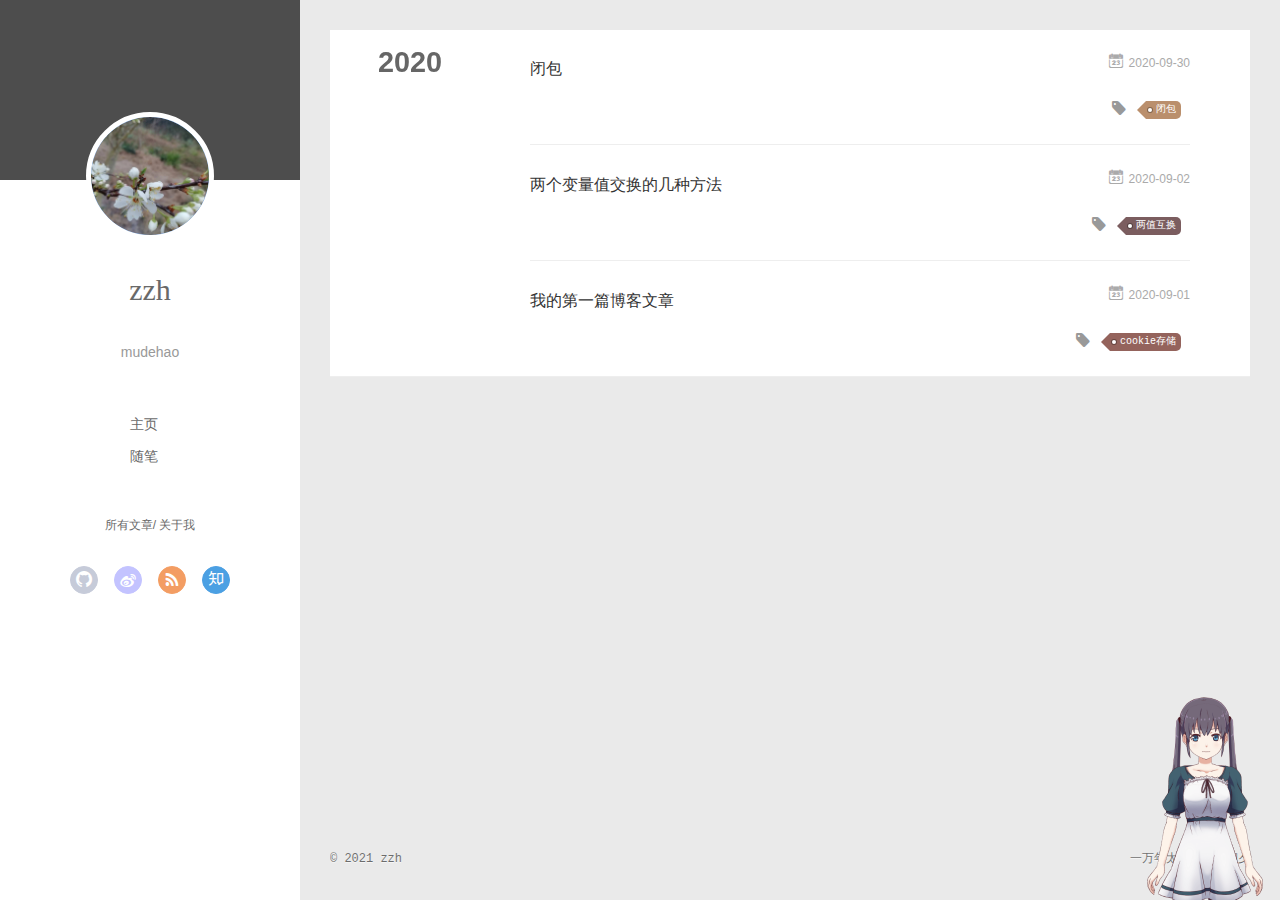
<file: archives/2020/09/index.html>
<!DOCTYPE html>
<html>
<head>
  <meta charset="utf-8">
  
  <meta name="renderer" content="webkit">
  <meta http-equiv="X-UA-Compatible" content="IE=edge" >
  <link rel="dns-prefetch" href="http://yoursite.com">
  <title>Archives: 2020/9 | mudehao的博客</title>
  <meta name="viewport" content="width=device-width, initial-scale=1, maximum-scale=1">
  <meta property="og:type" content="website">
<meta property="og:title" content="mudehao的博客">
<meta property="og:url" content="http://yoursite.com/archives/2020/09/index.html">
<meta property="og:site_name" content="mudehao的博客">
<meta property="og:locale">
<meta property="article:author" content="zzh">
<meta property="article:tag" content="前端,js,jquery,javascript,html5,开发者,程序猿,程序媛,编程,代码,开源,IT网站,html,css,css3,用户体验">
<meta name="twitter:card" content="summary">
  
    <link rel="alternative" href="/atom.xml" title="mudehao的博客" type="application/atom+xml">
  
  
    <link rel="icon" href="/img/icon.jpg">
  
  <link rel="stylesheet" type="text/css" href="/./main.0cf68a.css">
  <style type="text/css">
  
    #container.show {
      background: linear-gradient(200deg,#a0cfe4,#e8c37e);
    }
  </style>
  

  

<meta name="generator" content="Hexo 5.1.1"></head>

<body>
  <div id="container" q-class="show:isCtnShow">
    <canvas id="anm-canvas" class="anm-canvas"></canvas>
    <div class="left-col" q-class="show:isShow">
      
<div class="overlay" style="background: #4d4d4d"></div>
<div class="intrude-less">
	<header id="header" class="inner">
		<a href="/" class="profilepic">
			<img src="/img/headPortrait.jpg" class="js-avatar">
		</a>
		<hgroup>
		  <h1 class="header-author"><a href="/">zzh</a></h1>
		</hgroup>
		
		<p class="header-subtitle">mudehao</p>
		

		<nav class="header-menu">
			<ul>
			
				<li><a href="/">主页</a></li>
	        
				<li><a href="/tags/%E9%9A%8F%E7%AC%94/">随笔</a></li>
	        
			</ul>
		</nav>
		<nav class="header-smart-menu">
    		
    			
    			<a q-on="click: openSlider(e, 'innerArchive')" href="javascript:void(0)">所有文章</a>
    			
            
    			
            
    			
    			<a q-on="click: openSlider(e, 'aboutme')" href="javascript:void(0)">关于我</a>
    			
            
		</nav>
		<nav class="header-nav">
			<div class="social">
				
					<a class="github" target="_blank" href="#" title="github"><i class="icon-github"></i></a>
		        
					<a class="weibo" target="_blank" href="#" title="weibo"><i class="icon-weibo"></i></a>
		        
					<a class="rss" target="_blank" href="#" title="rss"><i class="icon-rss"></i></a>
		        
					<a class="zhihu" target="_blank" href="#" title="zhihu"><i class="icon-zhihu"></i></a>
		        
			</div>
		</nav>
	</header>		
</div>

    </div>
    <div class="mid-col" q-class="show:isShow,hide:isShow|isFalse">
      
<nav id="mobile-nav">
  	<div class="overlay js-overlay" style="background: #4d4d4d"></div>
	<div class="btnctn js-mobile-btnctn">
  		<div class="slider-trigger list" q-on="click: openSlider(e)"><i class="icon icon-sort"></i></div>
	</div>
	<div class="intrude-less">
		<header id="header" class="inner">
			<div class="profilepic">
				<img src="/img/headPortrait.jpg" class="js-avatar">
			</div>
			<hgroup>
			  <h1 class="header-author js-header-author">zzh</h1>
			</hgroup>
			
			<p class="header-subtitle"><i class="icon icon-quo-left"></i>mudehao<i class="icon icon-quo-right"></i></p>
			
			
			
				
			
				
			
			
			
			<nav class="header-nav">
				<div class="social">
					
						<a class="github" target="_blank" href="#" title="github"><i class="icon-github"></i></a>
			        
						<a class="weibo" target="_blank" href="#" title="weibo"><i class="icon-weibo"></i></a>
			        
						<a class="rss" target="_blank" href="#" title="rss"><i class="icon-rss"></i></a>
			        
						<a class="zhihu" target="_blank" href="#" title="zhihu"><i class="icon-zhihu"></i></a>
			        
				</div>
			</nav>

			<nav class="header-menu js-header-menu">
				<ul style="width: 50%">
				
				
					<li style="width: 50%"><a href="/">主页</a></li>
		        
					<li style="width: 50%"><a href="/tags/%E9%9A%8F%E7%AC%94/">随笔</a></li>
		        
				</ul>
			</nav>
		</header>				
	</div>
	<div class="mobile-mask" style="display:none" q-show="isShow"></div>
</nav>

      <div id="wrapper" class="body-wrap">
        <div class="menu-l">
          <div class="canvas-wrap">
            <canvas data-colors="#eaeaea" data-sectionHeight="100" data-contentId="js-content" id="myCanvas1" class="anm-canvas"></canvas>
          </div>
          <div id="js-content" class="content-ll">
            
  
  
    
    
      
      
      <section class="archives-wrap">
        <div class="archive-year-wrap">
          <a href="/archives/2020" class="archive-year">2020</a>
        </div>
        <div class="archives">
    
    <article class="archive-article archive-type-post">
  <div class="archive-article-inner">
    <header class="archive-article-header">
      	<div class="article-meta">
	      	<a href="/2020/09/30/%E9%97%AD%E5%8C%85/" class="archive-article-date">
  	<time datetime="2020-09-30T12:19:28.000Z" itemprop="datePublished"><i class="icon-calendar icon"></i>2020-09-30</time>
</a>
        </div>
    	 
  
    <h1 itemprop="name">
      <a class="archive-article-title" href="/2020/09/30/%E9%97%AD%E5%8C%85/">闭包</a>
    </h1>
  

        <div class="article-info info-on-right">
          
	<div class="article-tag tagcloud">
		<i class="icon-price-tags icon"></i>
		<ul class="article-tag-list">
			 
        		<li class="article-tag-list-item">
        			<a href="javascript:void(0)" class="js-tag article-tag-list-link color3">闭包</a>
        		</li>
      		
		</ul>
	</div>

          

        </div>
        <div class="clearfix"></div>
    </header>
  </div>
</article>
  
    
    
    <article class="archive-article archive-type-post">
  <div class="archive-article-inner">
    <header class="archive-article-header">
      	<div class="article-meta">
	      	<a href="/2020/09/02/%E4%B8%A4%E4%B8%AA%E5%8F%98%E9%87%8F%E5%80%BC%E4%BA%A4%E6%8D%A2%E7%9A%84%E5%87%A0%E7%A7%8D%E6%96%B9%E6%B3%95/" class="archive-article-date">
  	<time datetime="2020-09-02T15:05:01.000Z" itemprop="datePublished"><i class="icon-calendar icon"></i>2020-09-02</time>
</a>
        </div>
    	 
  
    <h1 itemprop="name">
      <a class="archive-article-title" href="/2020/09/02/%E4%B8%A4%E4%B8%AA%E5%8F%98%E9%87%8F%E5%80%BC%E4%BA%A4%E6%8D%A2%E7%9A%84%E5%87%A0%E7%A7%8D%E6%96%B9%E6%B3%95/">两个变量值交换的几种方法</a>
    </h1>
  

        <div class="article-info info-on-right">
          
	<div class="article-tag tagcloud">
		<i class="icon-price-tags icon"></i>
		<ul class="article-tag-list">
			 
        		<li class="article-tag-list-item">
        			<a href="javascript:void(0)" class="js-tag article-tag-list-link color5">两值互换</a>
        		</li>
      		
		</ul>
	</div>

          

        </div>
        <div class="clearfix"></div>
    </header>
  </div>
</article>
  
    
    
    <article class="archive-article archive-type-post">
  <div class="archive-article-inner">
    <header class="archive-article-header">
      	<div class="article-meta">
	      	<a href="/2020/09/01/%E6%88%91%E7%9A%84%E7%AC%AC%E4%B8%80%E7%AF%87%E5%8D%9A%E5%AE%A2%E6%96%87%E7%AB%A0/" class="archive-article-date">
  	<time datetime="2020-09-01T06:50:18.000Z" itemprop="datePublished"><i class="icon-calendar icon"></i>2020-09-01</time>
</a>
        </div>
    	 
  
    <h1 itemprop="name">
      <a class="archive-article-title" href="/2020/09/01/%E6%88%91%E7%9A%84%E7%AC%AC%E4%B8%80%E7%AF%87%E5%8D%9A%E5%AE%A2%E6%96%87%E7%AB%A0/">我的第一篇博客文章</a>
    </h1>
  

        <div class="article-info info-on-right">
          
	<div class="article-tag tagcloud">
		<i class="icon-price-tags icon"></i>
		<ul class="article-tag-list">
			 
        		<li class="article-tag-list-item">
        			<a href="javascript:void(0)" class="js-tag article-tag-list-link color4">cookie存储</a>
        		</li>
      		
		</ul>
	</div>

          

        </div>
        <div class="clearfix"></div>
    </header>
  </div>
</article>
  
  
    </div></section>
  

    


          </div>
        </div>
      </div>
      <footer id="footer">
  <div class="outer">
    <div id="footer-info">
    	<div class="footer-left">
    		&copy; 2021 zzh
    	</div>
      	<div class="footer-right">
			  <!-- <a href="http://hexo.io/" target="_blank">Hexo</a>  Theme <a href="https://github.com/litten/hexo-theme-yilia" target="_blank">Yilia</a> by Litten -->
			  <p>一万年太久，只争朝夕</p>
      	</div>
    </div>
  </div>
</footer>
    </div>
    <script>
	var yiliaConfig = {
		mathjax: false,
		isHome: false,
		isPost: false,
		isArchive: true,
		isTag: false,
		isCategory: false,
		open_in_new: false,
		toc_hide_index: true,
		root: "/",
		innerArchive: true,
		showTags: true
	}
</script>

<script>!function(t){function n(e){if(r[e])return r[e].exports;var i=r[e]={exports:{},id:e,loaded:!1};return t[e].call(i.exports,i,i.exports,n),i.loaded=!0,i.exports}var r={};n.m=t,n.c=r,n.p="./",n(0)}([function(t,n,r){r(195),t.exports=r(191)},function(t,n,r){var e=r(3),i=r(52),o=r(27),u=r(28),c=r(53),f="prototype",a=function(t,n,r){var s,l,h,v,p=t&a.F,d=t&a.G,y=t&a.S,g=t&a.P,b=t&a.B,m=d?e:y?e[n]||(e[n]={}):(e[n]||{})[f],x=d?i:i[n]||(i[n]={}),w=x[f]||(x[f]={});d&&(r=n);for(s in r)l=!p&&m&&void 0!==m[s],h=(l?m:r)[s],v=b&&l?c(h,e):g&&"function"==typeof h?c(Function.call,h):h,m&&u(m,s,h,t&a.U),x[s]!=h&&o(x,s,v),g&&w[s]!=h&&(w[s]=h)};e.core=i,a.F=1,a.G=2,a.S=4,a.P=8,a.B=16,a.W=32,a.U=64,a.R=128,t.exports=a},function(t,n,r){var e=r(6);t.exports=function(t){if(!e(t))throw TypeError(t+" is not an object!");return t}},function(t,n){var r=t.exports="undefined"!=typeof window&&window.Math==Math?window:"undefined"!=typeof self&&self.Math==Math?self:Function("return this")();"number"==typeof __g&&(__g=r)},function(t,n){t.exports=function(t){try{return!!t()}catch(t){return!0}}},function(t,n){var r=t.exports="undefined"!=typeof window&&window.Math==Math?window:"undefined"!=typeof self&&self.Math==Math?self:Function("return this")();"number"==typeof __g&&(__g=r)},function(t,n){t.exports=function(t){return"object"==typeof t?null!==t:"function"==typeof t}},function(t,n,r){var e=r(126)("wks"),i=r(76),o=r(3).Symbol,u="function"==typeof o;(t.exports=function(t){return e[t]||(e[t]=u&&o[t]||(u?o:i)("Symbol."+t))}).store=e},function(t,n){var r={}.hasOwnProperty;t.exports=function(t,n){return r.call(t,n)}},function(t,n,r){var e=r(94),i=r(33);t.exports=function(t){return e(i(t))}},function(t,n,r){t.exports=!r(4)(function(){return 7!=Object.defineProperty({},"a",{get:function(){return 7}}).a})},function(t,n,r){var e=r(2),i=r(167),o=r(50),u=Object.defineProperty;n.f=r(10)?Object.defineProperty:function(t,n,r){if(e(t),n=o(n,!0),e(r),i)try{return u(t,n,r)}catch(t){}if("get"in r||"set"in r)throw TypeError("Accessors not supported!");return"value"in r&&(t[n]=r.value),t}},function(t,n,r){t.exports=!r(18)(function(){return 7!=Object.defineProperty({},"a",{get:function(){return 7}}).a})},function(t,n,r){var e=r(14),i=r(22);t.exports=r(12)?function(t,n,r){return e.f(t,n,i(1,r))}:function(t,n,r){return t[n]=r,t}},function(t,n,r){var e=r(20),i=r(58),o=r(42),u=Object.defineProperty;n.f=r(12)?Object.defineProperty:function(t,n,r){if(e(t),n=o(n,!0),e(r),i)try{return u(t,n,r)}catch(t){}if("get"in r||"set"in r)throw TypeError("Accessors not supported!");return"value"in r&&(t[n]=r.value),t}},function(t,n,r){var e=r(40)("wks"),i=r(23),o=r(5).Symbol,u="function"==typeof o;(t.exports=function(t){return e[t]||(e[t]=u&&o[t]||(u?o:i)("Symbol."+t))}).store=e},function(t,n,r){var e=r(67),i=Math.min;t.exports=function(t){return t>0?i(e(t),9007199254740991):0}},function(t,n,r){var e=r(46);t.exports=function(t){return Object(e(t))}},function(t,n){t.exports=function(t){try{return!!t()}catch(t){return!0}}},function(t,n,r){var e=r(63),i=r(34);t.exports=Object.keys||function(t){return e(t,i)}},function(t,n,r){var e=r(21);t.exports=function(t){if(!e(t))throw TypeError(t+" is not an object!");return t}},function(t,n){t.exports=function(t){return"object"==typeof t?null!==t:"function"==typeof t}},function(t,n){t.exports=function(t,n){return{enumerable:!(1&t),configurable:!(2&t),writable:!(4&t),value:n}}},function(t,n){var r=0,e=Math.random();t.exports=function(t){return"Symbol(".concat(void 0===t?"":t,")_",(++r+e).toString(36))}},function(t,n){var r={}.hasOwnProperty;t.exports=function(t,n){return r.call(t,n)}},function(t,n){var r=t.exports={version:"2.4.0"};"number"==typeof __e&&(__e=r)},function(t,n){t.exports=function(t){if("function"!=typeof t)throw TypeError(t+" is not a function!");return t}},function(t,n,r){var e=r(11),i=r(66);t.exports=r(10)?function(t,n,r){return e.f(t,n,i(1,r))}:function(t,n,r){return t[n]=r,t}},function(t,n,r){var e=r(3),i=r(27),o=r(24),u=r(76)("src"),c="toString",f=Function[c],a=(""+f).split(c);r(52).inspectSource=function(t){return f.call(t)},(t.exports=function(t,n,r,c){var f="function"==typeof r;f&&(o(r,"name")||i(r,"name",n)),t[n]!==r&&(f&&(o(r,u)||i(r,u,t[n]?""+t[n]:a.join(String(n)))),t===e?t[n]=r:c?t[n]?t[n]=r:i(t,n,r):(delete t[n],i(t,n,r)))})(Function.prototype,c,function(){return"function"==typeof this&&this[u]||f.call(this)})},function(t,n,r){var e=r(1),i=r(4),o=r(46),u=function(t,n,r,e){var i=String(o(t)),u="<"+n;return""!==r&&(u+=" "+r+'="'+String(e).replace(/"/g,"&quot;")+'"'),u+">"+i+"</"+n+">"};t.exports=function(t,n){var r={};r[t]=n(u),e(e.P+e.F*i(function(){var n=""[t]('"');return n!==n.toLowerCase()||n.split('"').length>3}),"String",r)}},function(t,n,r){var e=r(115),i=r(46);t.exports=function(t){return e(i(t))}},function(t,n,r){var e=r(116),i=r(66),o=r(30),u=r(50),c=r(24),f=r(167),a=Object.getOwnPropertyDescriptor;n.f=r(10)?a:function(t,n){if(t=o(t),n=u(n,!0),f)try{return a(t,n)}catch(t){}if(c(t,n))return i(!e.f.call(t,n),t[n])}},function(t,n,r){var e=r(24),i=r(17),o=r(145)("IE_PROTO"),u=Object.prototype;t.exports=Object.getPrototypeOf||function(t){return t=i(t),e(t,o)?t[o]:"function"==typeof t.constructor&&t instanceof t.constructor?t.constructor.prototype:t instanceof Object?u:null}},function(t,n){t.exports=function(t){if(void 0==t)throw TypeError("Can't call method on  "+t);return t}},function(t,n){t.exports="constructor,hasOwnProperty,isPrototypeOf,propertyIsEnumerable,toLocaleString,toString,valueOf".split(",")},function(t,n){t.exports={}},function(t,n){t.exports=!0},function(t,n){n.f={}.propertyIsEnumerable},function(t,n,r){var e=r(14).f,i=r(8),o=r(15)("toStringTag");t.exports=function(t,n,r){t&&!i(t=r?t:t.prototype,o)&&e(t,o,{configurable:!0,value:n})}},function(t,n,r){var e=r(40)("keys"),i=r(23);t.exports=function(t){return e[t]||(e[t]=i(t))}},function(t,n,r){var e=r(5),i="__core-js_shared__",o=e[i]||(e[i]={});t.exports=function(t){return o[t]||(o[t]={})}},function(t,n){var r=Math.ceil,e=Math.floor;t.exports=function(t){return isNaN(t=+t)?0:(t>0?e:r)(t)}},function(t,n,r){var e=r(21);t.exports=function(t,n){if(!e(t))return t;var r,i;if(n&&"function"==typeof(r=t.toString)&&!e(i=r.call(t)))return i;if("function"==typeof(r=t.valueOf)&&!e(i=r.call(t)))return i;if(!n&&"function"==typeof(r=t.toString)&&!e(i=r.call(t)))return i;throw TypeError("Can't convert object to primitive value")}},function(t,n,r){var e=r(5),i=r(25),o=r(36),u=r(44),c=r(14).f;t.exports=function(t){var n=i.Symbol||(i.Symbol=o?{}:e.Symbol||{});"_"==t.charAt(0)||t in n||c(n,t,{value:u.f(t)})}},function(t,n,r){n.f=r(15)},function(t,n){var r={}.toString;t.exports=function(t){return r.call(t).slice(8,-1)}},function(t,n){t.exports=function(t){if(void 0==t)throw TypeError("Can't call method on  "+t);return t}},function(t,n,r){var e=r(4);t.exports=function(t,n){return!!t&&e(function(){n?t.call(null,function(){},1):t.call(null)})}},function(t,n,r){var e=r(53),i=r(115),o=r(17),u=r(16),c=r(203);t.exports=function(t,n){var r=1==t,f=2==t,a=3==t,s=4==t,l=6==t,h=5==t||l,v=n||c;return function(n,c,p){for(var d,y,g=o(n),b=i(g),m=e(c,p,3),x=u(b.length),w=0,S=r?v(n,x):f?v(n,0):void 0;x>w;w++)if((h||w in b)&&(d=b[w],y=m(d,w,g),t))if(r)S[w]=y;else if(y)switch(t){case 3:return!0;case 5:return d;case 6:return w;case 2:S.push(d)}else if(s)return!1;return l?-1:a||s?s:S}}},function(t,n,r){var e=r(1),i=r(52),o=r(4);t.exports=function(t,n){var r=(i.Object||{})[t]||Object[t],u={};u[t]=n(r),e(e.S+e.F*o(function(){r(1)}),"Object",u)}},function(t,n,r){var e=r(6);t.exports=function(t,n){if(!e(t))return t;var r,i;if(n&&"function"==typeof(r=t.toString)&&!e(i=r.call(t)))return i;if("function"==typeof(r=t.valueOf)&&!e(i=r.call(t)))return i;if(!n&&"function"==typeof(r=t.toString)&&!e(i=r.call(t)))return i;throw TypeError("Can't convert object to primitive value")}},function(t,n,r){var e=r(5),i=r(25),o=r(91),u=r(13),c="prototype",f=function(t,n,r){var a,s,l,h=t&f.F,v=t&f.G,p=t&f.S,d=t&f.P,y=t&f.B,g=t&f.W,b=v?i:i[n]||(i[n]={}),m=b[c],x=v?e:p?e[n]:(e[n]||{})[c];v&&(r=n);for(a in r)(s=!h&&x&&void 0!==x[a])&&a in b||(l=s?x[a]:r[a],b[a]=v&&"function"!=typeof x[a]?r[a]:y&&s?o(l,e):g&&x[a]==l?function(t){var n=function(n,r,e){if(this instanceof t){switch(arguments.length){case 0:return new t;case 1:return new t(n);case 2:return new t(n,r)}return new t(n,r,e)}return t.apply(this,arguments)};return n[c]=t[c],n}(l):d&&"function"==typeof l?o(Function.call,l):l,d&&((b.virtual||(b.virtual={}))[a]=l,t&f.R&&m&&!m[a]&&u(m,a,l)))};f.F=1,f.G=2,f.S=4,f.P=8,f.B=16,f.W=32,f.U=64,f.R=128,t.exports=f},function(t,n){var r=t.exports={version:"2.4.0"};"number"==typeof __e&&(__e=r)},function(t,n,r){var e=r(26);t.exports=function(t,n,r){if(e(t),void 0===n)return t;switch(r){case 1:return function(r){return t.call(n,r)};case 2:return function(r,e){return t.call(n,r,e)};case 3:return function(r,e,i){return t.call(n,r,e,i)}}return function(){return t.apply(n,arguments)}}},function(t,n,r){var e=r(183),i=r(1),o=r(126)("metadata"),u=o.store||(o.store=new(r(186))),c=function(t,n,r){var i=u.get(t);if(!i){if(!r)return;u.set(t,i=new e)}var o=i.get(n);if(!o){if(!r)return;i.set(n,o=new e)}return o},f=function(t,n,r){var e=c(n,r,!1);return void 0!==e&&e.has(t)},a=function(t,n,r){var e=c(n,r,!1);return void 0===e?void 0:e.get(t)},s=function(t,n,r,e){c(r,e,!0).set(t,n)},l=function(t,n){var r=c(t,n,!1),e=[];return r&&r.forEach(function(t,n){e.push(n)}),e},h=function(t){return void 0===t||"symbol"==typeof t?t:String(t)},v=function(t){i(i.S,"Reflect",t)};t.exports={store:u,map:c,has:f,get:a,set:s,keys:l,key:h,exp:v}},function(t,n,r){"use strict";if(r(10)){var e=r(69),i=r(3),o=r(4),u=r(1),c=r(127),f=r(152),a=r(53),s=r(68),l=r(66),h=r(27),v=r(73),p=r(67),d=r(16),y=r(75),g=r(50),b=r(24),m=r(180),x=r(114),w=r(6),S=r(17),_=r(137),O=r(70),E=r(32),P=r(71).f,j=r(154),F=r(76),M=r(7),A=r(48),N=r(117),T=r(146),I=r(155),k=r(80),L=r(123),R=r(74),C=r(130),D=r(160),U=r(11),W=r(31),G=U.f,B=W.f,V=i.RangeError,z=i.TypeError,q=i.Uint8Array,K="ArrayBuffer",J="Shared"+K,Y="BYTES_PER_ELEMENT",H="prototype",$=Array[H],X=f.ArrayBuffer,Q=f.DataView,Z=A(0),tt=A(2),nt=A(3),rt=A(4),et=A(5),it=A(6),ot=N(!0),ut=N(!1),ct=I.values,ft=I.keys,at=I.entries,st=$.lastIndexOf,lt=$.reduce,ht=$.reduceRight,vt=$.join,pt=$.sort,dt=$.slice,yt=$.toString,gt=$.toLocaleString,bt=M("iterator"),mt=M("toStringTag"),xt=F("typed_constructor"),wt=F("def_constructor"),St=c.CONSTR,_t=c.TYPED,Ot=c.VIEW,Et="Wrong length!",Pt=A(1,function(t,n){return Tt(T(t,t[wt]),n)}),jt=o(function(){return 1===new q(new Uint16Array([1]).buffer)[0]}),Ft=!!q&&!!q[H].set&&o(function(){new q(1).set({})}),Mt=function(t,n){if(void 0===t)throw z(Et);var r=+t,e=d(t);if(n&&!m(r,e))throw V(Et);return e},At=function(t,n){var r=p(t);if(r<0||r%n)throw V("Wrong offset!");return r},Nt=function(t){if(w(t)&&_t in t)return t;throw z(t+" is not a typed array!")},Tt=function(t,n){if(!(w(t)&&xt in t))throw z("It is not a typed array constructor!");return new t(n)},It=function(t,n){return kt(T(t,t[wt]),n)},kt=function(t,n){for(var r=0,e=n.length,i=Tt(t,e);e>r;)i[r]=n[r++];return i},Lt=function(t,n,r){G(t,n,{get:function(){return this._d[r]}})},Rt=function(t){var n,r,e,i,o,u,c=S(t),f=arguments.length,s=f>1?arguments[1]:void 0,l=void 0!==s,h=j(c);if(void 0!=h&&!_(h)){for(u=h.call(c),e=[],n=0;!(o=u.next()).done;n++)e.push(o.value);c=e}for(l&&f>2&&(s=a(s,arguments[2],2)),n=0,r=d(c.length),i=Tt(this,r);r>n;n++)i[n]=l?s(c[n],n):c[n];return i},Ct=function(){for(var t=0,n=arguments.length,r=Tt(this,n);n>t;)r[t]=arguments[t++];return r},Dt=!!q&&o(function(){gt.call(new q(1))}),Ut=function(){return gt.apply(Dt?dt.call(Nt(this)):Nt(this),arguments)},Wt={copyWithin:function(t,n){return D.call(Nt(this),t,n,arguments.length>2?arguments[2]:void 0)},every:function(t){return rt(Nt(this),t,arguments.length>1?arguments[1]:void 0)},fill:function(t){return C.apply(Nt(this),arguments)},filter:function(t){return It(this,tt(Nt(this),t,arguments.length>1?arguments[1]:void 0))},find:function(t){return et(Nt(this),t,arguments.length>1?arguments[1]:void 0)},findIndex:function(t){return it(Nt(this),t,arguments.length>1?arguments[1]:void 0)},forEach:function(t){Z(Nt(this),t,arguments.length>1?arguments[1]:void 0)},indexOf:function(t){return ut(Nt(this),t,arguments.length>1?arguments[1]:void 0)},includes:function(t){return ot(Nt(this),t,arguments.length>1?arguments[1]:void 0)},join:function(t){return vt.apply(Nt(this),arguments)},lastIndexOf:function(t){return st.apply(Nt(this),arguments)},map:function(t){return Pt(Nt(this),t,arguments.length>1?arguments[1]:void 0)},reduce:function(t){return lt.apply(Nt(this),arguments)},reduceRight:function(t){return ht.apply(Nt(this),arguments)},reverse:function(){for(var t,n=this,r=Nt(n).length,e=Math.floor(r/2),i=0;i<e;)t=n[i],n[i++]=n[--r],n[r]=t;return n},some:function(t){return nt(Nt(this),t,arguments.length>1?arguments[1]:void 0)},sort:function(t){return pt.call(Nt(this),t)},subarray:function(t,n){var r=Nt(this),e=r.length,i=y(t,e);return new(T(r,r[wt]))(r.buffer,r.byteOffset+i*r.BYTES_PER_ELEMENT,d((void 0===n?e:y(n,e))-i))}},Gt=function(t,n){return It(this,dt.call(Nt(this),t,n))},Bt=function(t){Nt(this);var n=At(arguments[1],1),r=this.length,e=S(t),i=d(e.length),o=0;if(i+n>r)throw V(Et);for(;o<i;)this[n+o]=e[o++]},Vt={entries:function(){return at.call(Nt(this))},keys:function(){return ft.call(Nt(this))},values:function(){return ct.call(Nt(this))}},zt=function(t,n){return w(t)&&t[_t]&&"symbol"!=typeof n&&n in t&&String(+n)==String(n)},qt=function(t,n){return zt(t,n=g(n,!0))?l(2,t[n]):B(t,n)},Kt=function(t,n,r){return!(zt(t,n=g(n,!0))&&w(r)&&b(r,"value"))||b(r,"get")||b(r,"set")||r.configurable||b(r,"writable")&&!r.writable||b(r,"enumerable")&&!r.enumerable?G(t,n,r):(t[n]=r.value,t)};St||(W.f=qt,U.f=Kt),u(u.S+u.F*!St,"Object",{getOwnPropertyDescriptor:qt,defineProperty:Kt}),o(function(){yt.call({})})&&(yt=gt=function(){return vt.call(this)});var Jt=v({},Wt);v(Jt,Vt),h(Jt,bt,Vt.values),v(Jt,{slice:Gt,set:Bt,constructor:function(){},toString:yt,toLocaleString:Ut}),Lt(Jt,"buffer","b"),Lt(Jt,"byteOffset","o"),Lt(Jt,"byteLength","l"),Lt(Jt,"length","e"),G(Jt,mt,{get:function(){return this[_t]}}),t.exports=function(t,n,r,f){f=!!f;var a=t+(f?"Clamped":"")+"Array",l="Uint8Array"!=a,v="get"+t,p="set"+t,y=i[a],g=y||{},b=y&&E(y),m=!y||!c.ABV,S={},_=y&&y[H],j=function(t,r){var e=t._d;return e.v[v](r*n+e.o,jt)},F=function(t,r,e){var i=t._d;f&&(e=(e=Math.round(e))<0?0:e>255?255:255&e),i.v[p](r*n+i.o,e,jt)},M=function(t,n){G(t,n,{get:function(){return j(this,n)},set:function(t){return F(this,n,t)},enumerable:!0})};m?(y=r(function(t,r,e,i){s(t,y,a,"_d");var o,u,c,f,l=0,v=0;if(w(r)){if(!(r instanceof X||(f=x(r))==K||f==J))return _t in r?kt(y,r):Rt.call(y,r);o=r,v=At(e,n);var p=r.byteLength;if(void 0===i){if(p%n)throw V(Et);if((u=p-v)<0)throw V(Et)}else if((u=d(i)*n)+v>p)throw V(Et);c=u/n}else c=Mt(r,!0),u=c*n,o=new X(u);for(h(t,"_d",{b:o,o:v,l:u,e:c,v:new Q(o)});l<c;)M(t,l++)}),_=y[H]=O(Jt),h(_,"constructor",y)):L(function(t){new y(null),new y(t)},!0)||(y=r(function(t,r,e,i){s(t,y,a);var o;return w(r)?r instanceof X||(o=x(r))==K||o==J?void 0!==i?new g(r,At(e,n),i):void 0!==e?new g(r,At(e,n)):new g(r):_t in r?kt(y,r):Rt.call(y,r):new g(Mt(r,l))}),Z(b!==Function.prototype?P(g).concat(P(b)):P(g),function(t){t in y||h(y,t,g[t])}),y[H]=_,e||(_.constructor=y));var A=_[bt],N=!!A&&("values"==A.name||void 0==A.name),T=Vt.values;h(y,xt,!0),h(_,_t,a),h(_,Ot,!0),h(_,wt,y),(f?new y(1)[mt]==a:mt in _)||G(_,mt,{get:function(){return a}}),S[a]=y,u(u.G+u.W+u.F*(y!=g),S),u(u.S,a,{BYTES_PER_ELEMENT:n,from:Rt,of:Ct}),Y in _||h(_,Y,n),u(u.P,a,Wt),R(a),u(u.P+u.F*Ft,a,{set:Bt}),u(u.P+u.F*!N,a,Vt),u(u.P+u.F*(_.toString!=yt),a,{toString:yt}),u(u.P+u.F*o(function(){new y(1).slice()}),a,{slice:Gt}),u(u.P+u.F*(o(function(){return[1,2].toLocaleString()!=new y([1,2]).toLocaleString()})||!o(function(){_.toLocaleString.call([1,2])})),a,{toLocaleString:Ut}),k[a]=N?A:T,e||N||h(_,bt,T)}}else t.exports=function(){}},function(t,n){var r={}.toString;t.exports=function(t){return r.call(t).slice(8,-1)}},function(t,n,r){var e=r(21),i=r(5).document,o=e(i)&&e(i.createElement);t.exports=function(t){return o?i.createElement(t):{}}},function(t,n,r){t.exports=!r(12)&&!r(18)(function(){return 7!=Object.defineProperty(r(57)("div"),"a",{get:function(){return 7}}).a})},function(t,n,r){"use strict";var e=r(36),i=r(51),o=r(64),u=r(13),c=r(8),f=r(35),a=r(96),s=r(38),l=r(103),h=r(15)("iterator"),v=!([].keys&&"next"in[].keys()),p="keys",d="values",y=function(){return this};t.exports=function(t,n,r,g,b,m,x){a(r,n,g);var w,S,_,O=function(t){if(!v&&t in F)return F[t];switch(t){case p:case d:return function(){return new r(this,t)}}return function(){return new r(this,t)}},E=n+" Iterator",P=b==d,j=!1,F=t.prototype,M=F[h]||F["@@iterator"]||b&&F[b],A=M||O(b),N=b?P?O("entries"):A:void 0,T="Array"==n?F.entries||M:M;if(T&&(_=l(T.call(new t)))!==Object.prototype&&(s(_,E,!0),e||c(_,h)||u(_,h,y)),P&&M&&M.name!==d&&(j=!0,A=function(){return M.call(this)}),e&&!x||!v&&!j&&F[h]||u(F,h,A),f[n]=A,f[E]=y,b)if(w={values:P?A:O(d),keys:m?A:O(p),entries:N},x)for(S in w)S in F||o(F,S,w[S]);else i(i.P+i.F*(v||j),n,w);return w}},function(t,n,r){var e=r(20),i=r(100),o=r(34),u=r(39)("IE_PROTO"),c=function(){},f="prototype",a=function(){var t,n=r(57)("iframe"),e=o.length;for(n.style.display="none",r(93).appendChild(n),n.src="javascript:",t=n.contentWindow.document,t.open(),t.write("<script>document.F=Object<\/script>"),t.close(),a=t.F;e--;)delete a[f][o[e]];return a()};t.exports=Object.create||function(t,n){var r;return null!==t?(c[f]=e(t),r=new c,c[f]=null,r[u]=t):r=a(),void 0===n?r:i(r,n)}},function(t,n,r){var e=r(63),i=r(34).concat("length","prototype");n.f=Object.getOwnPropertyNames||function(t){return e(t,i)}},function(t,n){n.f=Object.getOwnPropertySymbols},function(t,n,r){var e=r(8),i=r(9),o=r(90)(!1),u=r(39)("IE_PROTO");t.exports=function(t,n){var r,c=i(t),f=0,a=[];for(r in c)r!=u&&e(c,r)&&a.push(r);for(;n.length>f;)e(c,r=n[f++])&&(~o(a,r)||a.push(r));return a}},function(t,n,r){t.exports=r(13)},function(t,n,r){var e=r(76)("meta"),i=r(6),o=r(24),u=r(11).f,c=0,f=Object.isExtensible||function(){return!0},a=!r(4)(function(){return f(Object.preventExtensions({}))}),s=function(t){u(t,e,{value:{i:"O"+ ++c,w:{}}})},l=function(t,n){if(!i(t))return"symbol"==typeof t?t:("string"==typeof t?"S":"P")+t;if(!o(t,e)){if(!f(t))return"F";if(!n)return"E";s(t)}return t[e].i},h=function(t,n){if(!o(t,e)){if(!f(t))return!0;if(!n)return!1;s(t)}return t[e].w},v=function(t){return a&&p.NEED&&f(t)&&!o(t,e)&&s(t),t},p=t.exports={KEY:e,NEED:!1,fastKey:l,getWeak:h,onFreeze:v}},function(t,n){t.exports=function(t,n){return{enumerable:!(1&t),configurable:!(2&t),writable:!(4&t),value:n}}},function(t,n){var r=Math.ceil,e=Math.floor;t.exports=function(t){return isNaN(t=+t)?0:(t>0?e:r)(t)}},function(t,n){t.exports=function(t,n,r,e){if(!(t instanceof n)||void 0!==e&&e in t)throw TypeError(r+": incorrect invocation!");return t}},function(t,n){t.exports=!1},function(t,n,r){var e=r(2),i=r(173),o=r(133),u=r(145)("IE_PROTO"),c=function(){},f="prototype",a=function(){var t,n=r(132)("iframe"),e=o.length;for(n.style.display="none",r(135).appendChild(n),n.src="javascript:",t=n.contentWindow.document,t.open(),t.write("<script>document.F=Object<\/script>"),t.close(),a=t.F;e--;)delete a[f][o[e]];return a()};t.exports=Object.create||function(t,n){var r;return null!==t?(c[f]=e(t),r=new c,c[f]=null,r[u]=t):r=a(),void 0===n?r:i(r,n)}},function(t,n,r){var e=r(175),i=r(133).concat("length","prototype");n.f=Object.getOwnPropertyNames||function(t){return e(t,i)}},function(t,n,r){var e=r(175),i=r(133);t.exports=Object.keys||function(t){return e(t,i)}},function(t,n,r){var e=r(28);t.exports=function(t,n,r){for(var i in n)e(t,i,n[i],r);return t}},function(t,n,r){"use strict";var e=r(3),i=r(11),o=r(10),u=r(7)("species");t.exports=function(t){var n=e[t];o&&n&&!n[u]&&i.f(n,u,{configurable:!0,get:function(){return this}})}},function(t,n,r){var e=r(67),i=Math.max,o=Math.min;t.exports=function(t,n){return t=e(t),t<0?i(t+n,0):o(t,n)}},function(t,n){var r=0,e=Math.random();t.exports=function(t){return"Symbol(".concat(void 0===t?"":t,")_",(++r+e).toString(36))}},function(t,n,r){var e=r(33);t.exports=function(t){return Object(e(t))}},function(t,n,r){var e=r(7)("unscopables"),i=Array.prototype;void 0==i[e]&&r(27)(i,e,{}),t.exports=function(t){i[e][t]=!0}},function(t,n,r){var e=r(53),i=r(169),o=r(137),u=r(2),c=r(16),f=r(154),a={},s={},n=t.exports=function(t,n,r,l,h){var v,p,d,y,g=h?function(){return t}:f(t),b=e(r,l,n?2:1),m=0;if("function"!=typeof g)throw TypeError(t+" is not iterable!");if(o(g)){for(v=c(t.length);v>m;m++)if((y=n?b(u(p=t[m])[0],p[1]):b(t[m]))===a||y===s)return y}else for(d=g.call(t);!(p=d.next()).done;)if((y=i(d,b,p.value,n))===a||y===s)return y};n.BREAK=a,n.RETURN=s},function(t,n){t.exports={}},function(t,n,r){var e=r(11).f,i=r(24),o=r(7)("toStringTag");t.exports=function(t,n,r){t&&!i(t=r?t:t.prototype,o)&&e(t,o,{configurable:!0,value:n})}},function(t,n,r){var e=r(1),i=r(46),o=r(4),u=r(150),c="["+u+"]",f="​",a=RegExp("^"+c+c+"*"),s=RegExp(c+c+"*$"),l=function(t,n,r){var i={},c=o(function(){return!!u[t]()||f[t]()!=f}),a=i[t]=c?n(h):u[t];r&&(i[r]=a),e(e.P+e.F*c,"String",i)},h=l.trim=function(t,n){return t=String(i(t)),1&n&&(t=t.replace(a,"")),2&n&&(t=t.replace(s,"")),t};t.exports=l},function(t,n,r){t.exports={default:r(86),__esModule:!0}},function(t,n,r){t.exports={default:r(87),__esModule:!0}},function(t,n,r){"use strict";function e(t){return t&&t.__esModule?t:{default:t}}n.__esModule=!0;var i=r(84),o=e(i),u=r(83),c=e(u),f="function"==typeof c.default&&"symbol"==typeof o.default?function(t){return typeof t}:function(t){return t&&"function"==typeof c.default&&t.constructor===c.default&&t!==c.default.prototype?"symbol":typeof t};n.default="function"==typeof c.default&&"symbol"===f(o.default)?function(t){return void 0===t?"undefined":f(t)}:function(t){return t&&"function"==typeof c.default&&t.constructor===c.default&&t!==c.default.prototype?"symbol":void 0===t?"undefined":f(t)}},function(t,n,r){r(110),r(108),r(111),r(112),t.exports=r(25).Symbol},function(t,n,r){r(109),r(113),t.exports=r(44).f("iterator")},function(t,n){t.exports=function(t){if("function"!=typeof t)throw TypeError(t+" is not a function!");return t}},function(t,n){t.exports=function(){}},function(t,n,r){var e=r(9),i=r(106),o=r(105);t.exports=function(t){return function(n,r,u){var c,f=e(n),a=i(f.length),s=o(u,a);if(t&&r!=r){for(;a>s;)if((c=f[s++])!=c)return!0}else for(;a>s;s++)if((t||s in f)&&f[s]===r)return t||s||0;return!t&&-1}}},function(t,n,r){var e=r(88);t.exports=function(t,n,r){if(e(t),void 0===n)return t;switch(r){case 1:return function(r){return t.call(n,r)};case 2:return function(r,e){return t.call(n,r,e)};case 3:return function(r,e,i){return t.call(n,r,e,i)}}return function(){return t.apply(n,arguments)}}},function(t,n,r){var e=r(19),i=r(62),o=r(37);t.exports=function(t){var n=e(t),r=i.f;if(r)for(var u,c=r(t),f=o.f,a=0;c.length>a;)f.call(t,u=c[a++])&&n.push(u);return n}},function(t,n,r){t.exports=r(5).document&&document.documentElement},function(t,n,r){var e=r(56);t.exports=Object("z").propertyIsEnumerable(0)?Object:function(t){return"String"==e(t)?t.split(""):Object(t)}},function(t,n,r){var e=r(56);t.exports=Array.isArray||function(t){return"Array"==e(t)}},function(t,n,r){"use strict";var e=r(60),i=r(22),o=r(38),u={};r(13)(u,r(15)("iterator"),function(){return this}),t.exports=function(t,n,r){t.prototype=e(u,{next:i(1,r)}),o(t,n+" Iterator")}},function(t,n){t.exports=function(t,n){return{value:n,done:!!t}}},function(t,n,r){var e=r(19),i=r(9);t.exports=function(t,n){for(var r,o=i(t),u=e(o),c=u.length,f=0;c>f;)if(o[r=u[f++]]===n)return r}},function(t,n,r){var e=r(23)("meta"),i=r(21),o=r(8),u=r(14).f,c=0,f=Object.isExtensible||function(){return!0},a=!r(18)(function(){return f(Object.preventExtensions({}))}),s=function(t){u(t,e,{value:{i:"O"+ ++c,w:{}}})},l=function(t,n){if(!i(t))return"symbol"==typeof t?t:("string"==typeof t?"S":"P")+t;if(!o(t,e)){if(!f(t))return"F";if(!n)return"E";s(t)}return t[e].i},h=function(t,n){if(!o(t,e)){if(!f(t))return!0;if(!n)return!1;s(t)}return t[e].w},v=function(t){return a&&p.NEED&&f(t)&&!o(t,e)&&s(t),t},p=t.exports={KEY:e,NEED:!1,fastKey:l,getWeak:h,onFreeze:v}},function(t,n,r){var e=r(14),i=r(20),o=r(19);t.exports=r(12)?Object.defineProperties:function(t,n){i(t);for(var r,u=o(n),c=u.length,f=0;c>f;)e.f(t,r=u[f++],n[r]);return t}},function(t,n,r){var e=r(37),i=r(22),o=r(9),u=r(42),c=r(8),f=r(58),a=Object.getOwnPropertyDescriptor;n.f=r(12)?a:function(t,n){if(t=o(t),n=u(n,!0),f)try{return a(t,n)}catch(t){}if(c(t,n))return i(!e.f.call(t,n),t[n])}},function(t,n,r){var e=r(9),i=r(61).f,o={}.toString,u="object"==typeof window&&window&&Object.getOwnPropertyNames?Object.getOwnPropertyNames(window):[],c=function(t){try{return i(t)}catch(t){return u.slice()}};t.exports.f=function(t){return u&&"[object Window]"==o.call(t)?c(t):i(e(t))}},function(t,n,r){var e=r(8),i=r(77),o=r(39)("IE_PROTO"),u=Object.prototype;t.exports=Object.getPrototypeOf||function(t){return t=i(t),e(t,o)?t[o]:"function"==typeof t.constructor&&t instanceof t.constructor?t.constructor.prototype:t instanceof Object?u:null}},function(t,n,r){var e=r(41),i=r(33);t.exports=function(t){return function(n,r){var o,u,c=String(i(n)),f=e(r),a=c.length;return f<0||f>=a?t?"":void 0:(o=c.charCodeAt(f),o<55296||o>56319||f+1===a||(u=c.charCodeAt(f+1))<56320||u>57343?t?c.charAt(f):o:t?c.slice(f,f+2):u-56320+(o-55296<<10)+65536)}}},function(t,n,r){var e=r(41),i=Math.max,o=Math.min;t.exports=function(t,n){return t=e(t),t<0?i(t+n,0):o(t,n)}},function(t,n,r){var e=r(41),i=Math.min;t.exports=function(t){return t>0?i(e(t),9007199254740991):0}},function(t,n,r){"use strict";var e=r(89),i=r(97),o=r(35),u=r(9);t.exports=r(59)(Array,"Array",function(t,n){this._t=u(t),this._i=0,this._k=n},function(){var t=this._t,n=this._k,r=this._i++;return!t||r>=t.length?(this._t=void 0,i(1)):"keys"==n?i(0,r):"values"==n?i(0,t[r]):i(0,[r,t[r]])},"values"),o.Arguments=o.Array,e("keys"),e("values"),e("entries")},function(t,n){},function(t,n,r){"use strict";var e=r(104)(!0);r(59)(String,"String",function(t){this._t=String(t),this._i=0},function(){var t,n=this._t,r=this._i;return r>=n.length?{value:void 0,done:!0}:(t=e(n,r),this._i+=t.length,{value:t,done:!1})})},function(t,n,r){"use strict";var e=r(5),i=r(8),o=r(12),u=r(51),c=r(64),f=r(99).KEY,a=r(18),s=r(40),l=r(38),h=r(23),v=r(15),p=r(44),d=r(43),y=r(98),g=r(92),b=r(95),m=r(20),x=r(9),w=r(42),S=r(22),_=r(60),O=r(102),E=r(101),P=r(14),j=r(19),F=E.f,M=P.f,A=O.f,N=e.Symbol,T=e.JSON,I=T&&T.stringify,k="prototype",L=v("_hidden"),R=v("toPrimitive"),C={}.propertyIsEnumerable,D=s("symbol-registry"),U=s("symbols"),W=s("op-symbols"),G=Object[k],B="function"==typeof N,V=e.QObject,z=!V||!V[k]||!V[k].findChild,q=o&&a(function(){return 7!=_(M({},"a",{get:function(){return M(this,"a",{value:7}).a}})).a})?function(t,n,r){var e=F(G,n);e&&delete G[n],M(t,n,r),e&&t!==G&&M(G,n,e)}:M,K=function(t){var n=U[t]=_(N[k]);return n._k=t,n},J=B&&"symbol"==typeof N.iterator?function(t){return"symbol"==typeof t}:function(t){return t instanceof N},Y=function(t,n,r){return t===G&&Y(W,n,r),m(t),n=w(n,!0),m(r),i(U,n)?(r.enumerable?(i(t,L)&&t[L][n]&&(t[L][n]=!1),r=_(r,{enumerable:S(0,!1)})):(i(t,L)||M(t,L,S(1,{})),t[L][n]=!0),q(t,n,r)):M(t,n,r)},H=function(t,n){m(t);for(var r,e=g(n=x(n)),i=0,o=e.length;o>i;)Y(t,r=e[i++],n[r]);return t},$=function(t,n){return void 0===n?_(t):H(_(t),n)},X=function(t){var n=C.call(this,t=w(t,!0));return!(this===G&&i(U,t)&&!i(W,t))&&(!(n||!i(this,t)||!i(U,t)||i(this,L)&&this[L][t])||n)},Q=function(t,n){if(t=x(t),n=w(n,!0),t!==G||!i(U,n)||i(W,n)){var r=F(t,n);return!r||!i(U,n)||i(t,L)&&t[L][n]||(r.enumerable=!0),r}},Z=function(t){for(var n,r=A(x(t)),e=[],o=0;r.length>o;)i(U,n=r[o++])||n==L||n==f||e.push(n);return e},tt=function(t){for(var n,r=t===G,e=A(r?W:x(t)),o=[],u=0;e.length>u;)!i(U,n=e[u++])||r&&!i(G,n)||o.push(U[n]);return o};B||(N=function(){if(this instanceof N)throw TypeError("Symbol is not a constructor!");var t=h(arguments.length>0?arguments[0]:void 0),n=function(r){this===G&&n.call(W,r),i(this,L)&&i(this[L],t)&&(this[L][t]=!1),q(this,t,S(1,r))};return o&&z&&q(G,t,{configurable:!0,set:n}),K(t)},c(N[k],"toString",function(){return this._k}),E.f=Q,P.f=Y,r(61).f=O.f=Z,r(37).f=X,r(62).f=tt,o&&!r(36)&&c(G,"propertyIsEnumerable",X,!0),p.f=function(t){return K(v(t))}),u(u.G+u.W+u.F*!B,{Symbol:N});for(var nt="hasInstance,isConcatSpreadable,iterator,match,replace,search,species,split,toPrimitive,toStringTag,unscopables".split(","),rt=0;nt.length>rt;)v(nt[rt++]);for(var nt=j(v.store),rt=0;nt.length>rt;)d(nt[rt++]);u(u.S+u.F*!B,"Symbol",{for:function(t){return i(D,t+="")?D[t]:D[t]=N(t)},keyFor:function(t){if(J(t))return y(D,t);throw TypeError(t+" is not a symbol!")},useSetter:function(){z=!0},useSimple:function(){z=!1}}),u(u.S+u.F*!B,"Object",{create:$,defineProperty:Y,defineProperties:H,getOwnPropertyDescriptor:Q,getOwnPropertyNames:Z,getOwnPropertySymbols:tt}),T&&u(u.S+u.F*(!B||a(function(){var t=N();return"[null]"!=I([t])||"{}"!=I({a:t})||"{}"!=I(Object(t))})),"JSON",{stringify:function(t){if(void 0!==t&&!J(t)){for(var n,r,e=[t],i=1;arguments.length>i;)e.push(arguments[i++]);return n=e[1],"function"==typeof n&&(r=n),!r&&b(n)||(n=function(t,n){if(r&&(n=r.call(this,t,n)),!J(n))return n}),e[1]=n,I.apply(T,e)}}}),N[k][R]||r(13)(N[k],R,N[k].valueOf),l(N,"Symbol"),l(Math,"Math",!0),l(e.JSON,"JSON",!0)},function(t,n,r){r(43)("asyncIterator")},function(t,n,r){r(43)("observable")},function(t,n,r){r(107);for(var e=r(5),i=r(13),o=r(35),u=r(15)("toStringTag"),c=["NodeList","DOMTokenList","MediaList","StyleSheetList","CSSRuleList"],f=0;f<5;f++){var a=c[f],s=e[a],l=s&&s.prototype;l&&!l[u]&&i(l,u,a),o[a]=o.Array}},function(t,n,r){var e=r(45),i=r(7)("toStringTag"),o="Arguments"==e(function(){return arguments}()),u=function(t,n){try{return t[n]}catch(t){}};t.exports=function(t){var n,r,c;return void 0===t?"Undefined":null===t?"Null":"string"==typeof(r=u(n=Object(t),i))?r:o?e(n):"Object"==(c=e(n))&&"function"==typeof n.callee?"Arguments":c}},function(t,n,r){var e=r(45);t.exports=Object("z").propertyIsEnumerable(0)?Object:function(t){return"String"==e(t)?t.split(""):Object(t)}},function(t,n){n.f={}.propertyIsEnumerable},function(t,n,r){var e=r(30),i=r(16),o=r(75);t.exports=function(t){return function(n,r,u){var c,f=e(n),a=i(f.length),s=o(u,a);if(t&&r!=r){for(;a>s;)if((c=f[s++])!=c)return!0}else for(;a>s;s++)if((t||s in f)&&f[s]===r)return t||s||0;return!t&&-1}}},function(t,n,r){"use strict";var e=r(3),i=r(1),o=r(28),u=r(73),c=r(65),f=r(79),a=r(68),s=r(6),l=r(4),h=r(123),v=r(81),p=r(136);t.exports=function(t,n,r,d,y,g){var b=e[t],m=b,x=y?"set":"add",w=m&&m.prototype,S={},_=function(t){var n=w[t];o(w,t,"delete"==t?function(t){return!(g&&!s(t))&&n.call(this,0===t?0:t)}:"has"==t?function(t){return!(g&&!s(t))&&n.call(this,0===t?0:t)}:"get"==t?function(t){return g&&!s(t)?void 0:n.call(this,0===t?0:t)}:"add"==t?function(t){return n.call(this,0===t?0:t),this}:function(t,r){return n.call(this,0===t?0:t,r),this})};if("function"==typeof m&&(g||w.forEach&&!l(function(){(new m).entries().next()}))){var O=new m,E=O[x](g?{}:-0,1)!=O,P=l(function(){O.has(1)}),j=h(function(t){new m(t)}),F=!g&&l(function(){for(var t=new m,n=5;n--;)t[x](n,n);return!t.has(-0)});j||(m=n(function(n,r){a(n,m,t);var e=p(new b,n,m);return void 0!=r&&f(r,y,e[x],e),e}),m.prototype=w,w.constructor=m),(P||F)&&(_("delete"),_("has"),y&&_("get")),(F||E)&&_(x),g&&w.clear&&delete w.clear}else m=d.getConstructor(n,t,y,x),u(m.prototype,r),c.NEED=!0;return v(m,t),S[t]=m,i(i.G+i.W+i.F*(m!=b),S),g||d.setStrong(m,t,y),m}},function(t,n,r){"use strict";var e=r(27),i=r(28),o=r(4),u=r(46),c=r(7);t.exports=function(t,n,r){var f=c(t),a=r(u,f,""[t]),s=a[0],l=a[1];o(function(){var n={};return n[f]=function(){return 7},7!=""[t](n)})&&(i(String.prototype,t,s),e(RegExp.prototype,f,2==n?function(t,n){return l.call(t,this,n)}:function(t){return l.call(t,this)}))}
},function(t,n,r){"use strict";var e=r(2);t.exports=function(){var t=e(this),n="";return t.global&&(n+="g"),t.ignoreCase&&(n+="i"),t.multiline&&(n+="m"),t.unicode&&(n+="u"),t.sticky&&(n+="y"),n}},function(t,n){t.exports=function(t,n,r){var e=void 0===r;switch(n.length){case 0:return e?t():t.call(r);case 1:return e?t(n[0]):t.call(r,n[0]);case 2:return e?t(n[0],n[1]):t.call(r,n[0],n[1]);case 3:return e?t(n[0],n[1],n[2]):t.call(r,n[0],n[1],n[2]);case 4:return e?t(n[0],n[1],n[2],n[3]):t.call(r,n[0],n[1],n[2],n[3])}return t.apply(r,n)}},function(t,n,r){var e=r(6),i=r(45),o=r(7)("match");t.exports=function(t){var n;return e(t)&&(void 0!==(n=t[o])?!!n:"RegExp"==i(t))}},function(t,n,r){var e=r(7)("iterator"),i=!1;try{var o=[7][e]();o.return=function(){i=!0},Array.from(o,function(){throw 2})}catch(t){}t.exports=function(t,n){if(!n&&!i)return!1;var r=!1;try{var o=[7],u=o[e]();u.next=function(){return{done:r=!0}},o[e]=function(){return u},t(o)}catch(t){}return r}},function(t,n,r){t.exports=r(69)||!r(4)(function(){var t=Math.random();__defineSetter__.call(null,t,function(){}),delete r(3)[t]})},function(t,n){n.f=Object.getOwnPropertySymbols},function(t,n,r){var e=r(3),i="__core-js_shared__",o=e[i]||(e[i]={});t.exports=function(t){return o[t]||(o[t]={})}},function(t,n,r){for(var e,i=r(3),o=r(27),u=r(76),c=u("typed_array"),f=u("view"),a=!(!i.ArrayBuffer||!i.DataView),s=a,l=0,h="Int8Array,Uint8Array,Uint8ClampedArray,Int16Array,Uint16Array,Int32Array,Uint32Array,Float32Array,Float64Array".split(",");l<9;)(e=i[h[l++]])?(o(e.prototype,c,!0),o(e.prototype,f,!0)):s=!1;t.exports={ABV:a,CONSTR:s,TYPED:c,VIEW:f}},function(t,n){"use strict";var r={versions:function(){var t=window.navigator.userAgent;return{trident:t.indexOf("Trident")>-1,presto:t.indexOf("Presto")>-1,webKit:t.indexOf("AppleWebKit")>-1,gecko:t.indexOf("Gecko")>-1&&-1==t.indexOf("KHTML"),mobile:!!t.match(/AppleWebKit.*Mobile.*/),ios:!!t.match(/\(i[^;]+;( U;)? CPU.+Mac OS X/),android:t.indexOf("Android")>-1||t.indexOf("Linux")>-1,iPhone:t.indexOf("iPhone")>-1||t.indexOf("Mac")>-1,iPad:t.indexOf("iPad")>-1,webApp:-1==t.indexOf("Safari"),weixin:-1==t.indexOf("MicroMessenger")}}()};t.exports=r},function(t,n,r){"use strict";var e=r(85),i=function(t){return t&&t.__esModule?t:{default:t}}(e),o=function(){function t(t,n,e){return n||e?String.fromCharCode(n||e):r[t]||t}function n(t){return e[t]}var r={"&quot;":'"',"&lt;":"<","&gt;":">","&amp;":"&","&nbsp;":" "},e={};for(var u in r)e[r[u]]=u;return r["&apos;"]="'",e["'"]="&#39;",{encode:function(t){return t?(""+t).replace(/['<> "&]/g,n).replace(/\r?\n/g,"<br/>").replace(/\s/g,"&nbsp;"):""},decode:function(n){return n?(""+n).replace(/<br\s*\/?>/gi,"\n").replace(/&quot;|&lt;|&gt;|&amp;|&nbsp;|&apos;|&#(\d+);|&#(\d+)/g,t).replace(/\u00a0/g," "):""},encodeBase16:function(t){if(!t)return t;t+="";for(var n=[],r=0,e=t.length;e>r;r++)n.push(t.charCodeAt(r).toString(16).toUpperCase());return n.join("")},encodeBase16forJSON:function(t){if(!t)return t;t=t.replace(/[\u4E00-\u9FBF]/gi,function(t){return escape(t).replace("%u","\\u")});for(var n=[],r=0,e=t.length;e>r;r++)n.push(t.charCodeAt(r).toString(16).toUpperCase());return n.join("")},decodeBase16:function(t){if(!t)return t;t+="";for(var n=[],r=0,e=t.length;e>r;r+=2)n.push(String.fromCharCode("0x"+t.slice(r,r+2)));return n.join("")},encodeObject:function(t){if(t instanceof Array)for(var n=0,r=t.length;r>n;n++)t[n]=o.encodeObject(t[n]);else if("object"==(void 0===t?"undefined":(0,i.default)(t)))for(var e in t)t[e]=o.encodeObject(t[e]);else if("string"==typeof t)return o.encode(t);return t},loadScript:function(t){var n=document.createElement("script");document.getElementsByTagName("body")[0].appendChild(n),n.setAttribute("src",t)},addLoadEvent:function(t){var n=window.onload;"function"!=typeof window.onload?window.onload=t:window.onload=function(){n(),t()}}}}();t.exports=o},function(t,n,r){"use strict";var e=r(17),i=r(75),o=r(16);t.exports=function(t){for(var n=e(this),r=o(n.length),u=arguments.length,c=i(u>1?arguments[1]:void 0,r),f=u>2?arguments[2]:void 0,a=void 0===f?r:i(f,r);a>c;)n[c++]=t;return n}},function(t,n,r){"use strict";var e=r(11),i=r(66);t.exports=function(t,n,r){n in t?e.f(t,n,i(0,r)):t[n]=r}},function(t,n,r){var e=r(6),i=r(3).document,o=e(i)&&e(i.createElement);t.exports=function(t){return o?i.createElement(t):{}}},function(t,n){t.exports="constructor,hasOwnProperty,isPrototypeOf,propertyIsEnumerable,toLocaleString,toString,valueOf".split(",")},function(t,n,r){var e=r(7)("match");t.exports=function(t){var n=/./;try{"/./"[t](n)}catch(r){try{return n[e]=!1,!"/./"[t](n)}catch(t){}}return!0}},function(t,n,r){t.exports=r(3).document&&document.documentElement},function(t,n,r){var e=r(6),i=r(144).set;t.exports=function(t,n,r){var o,u=n.constructor;return u!==r&&"function"==typeof u&&(o=u.prototype)!==r.prototype&&e(o)&&i&&i(t,o),t}},function(t,n,r){var e=r(80),i=r(7)("iterator"),o=Array.prototype;t.exports=function(t){return void 0!==t&&(e.Array===t||o[i]===t)}},function(t,n,r){var e=r(45);t.exports=Array.isArray||function(t){return"Array"==e(t)}},function(t,n,r){"use strict";var e=r(70),i=r(66),o=r(81),u={};r(27)(u,r(7)("iterator"),function(){return this}),t.exports=function(t,n,r){t.prototype=e(u,{next:i(1,r)}),o(t,n+" Iterator")}},function(t,n,r){"use strict";var e=r(69),i=r(1),o=r(28),u=r(27),c=r(24),f=r(80),a=r(139),s=r(81),l=r(32),h=r(7)("iterator"),v=!([].keys&&"next"in[].keys()),p="keys",d="values",y=function(){return this};t.exports=function(t,n,r,g,b,m,x){a(r,n,g);var w,S,_,O=function(t){if(!v&&t in F)return F[t];switch(t){case p:case d:return function(){return new r(this,t)}}return function(){return new r(this,t)}},E=n+" Iterator",P=b==d,j=!1,F=t.prototype,M=F[h]||F["@@iterator"]||b&&F[b],A=M||O(b),N=b?P?O("entries"):A:void 0,T="Array"==n?F.entries||M:M;if(T&&(_=l(T.call(new t)))!==Object.prototype&&(s(_,E,!0),e||c(_,h)||u(_,h,y)),P&&M&&M.name!==d&&(j=!0,A=function(){return M.call(this)}),e&&!x||!v&&!j&&F[h]||u(F,h,A),f[n]=A,f[E]=y,b)if(w={values:P?A:O(d),keys:m?A:O(p),entries:N},x)for(S in w)S in F||o(F,S,w[S]);else i(i.P+i.F*(v||j),n,w);return w}},function(t,n){var r=Math.expm1;t.exports=!r||r(10)>22025.465794806718||r(10)<22025.465794806718||-2e-17!=r(-2e-17)?function(t){return 0==(t=+t)?t:t>-1e-6&&t<1e-6?t+t*t/2:Math.exp(t)-1}:r},function(t,n){t.exports=Math.sign||function(t){return 0==(t=+t)||t!=t?t:t<0?-1:1}},function(t,n,r){var e=r(3),i=r(151).set,o=e.MutationObserver||e.WebKitMutationObserver,u=e.process,c=e.Promise,f="process"==r(45)(u);t.exports=function(){var t,n,r,a=function(){var e,i;for(f&&(e=u.domain)&&e.exit();t;){i=t.fn,t=t.next;try{i()}catch(e){throw t?r():n=void 0,e}}n=void 0,e&&e.enter()};if(f)r=function(){u.nextTick(a)};else if(o){var s=!0,l=document.createTextNode("");new o(a).observe(l,{characterData:!0}),r=function(){l.data=s=!s}}else if(c&&c.resolve){var h=c.resolve();r=function(){h.then(a)}}else r=function(){i.call(e,a)};return function(e){var i={fn:e,next:void 0};n&&(n.next=i),t||(t=i,r()),n=i}}},function(t,n,r){var e=r(6),i=r(2),o=function(t,n){if(i(t),!e(n)&&null!==n)throw TypeError(n+": can't set as prototype!")};t.exports={set:Object.setPrototypeOf||("__proto__"in{}?function(t,n,e){try{e=r(53)(Function.call,r(31).f(Object.prototype,"__proto__").set,2),e(t,[]),n=!(t instanceof Array)}catch(t){n=!0}return function(t,r){return o(t,r),n?t.__proto__=r:e(t,r),t}}({},!1):void 0),check:o}},function(t,n,r){var e=r(126)("keys"),i=r(76);t.exports=function(t){return e[t]||(e[t]=i(t))}},function(t,n,r){var e=r(2),i=r(26),o=r(7)("species");t.exports=function(t,n){var r,u=e(t).constructor;return void 0===u||void 0==(r=e(u)[o])?n:i(r)}},function(t,n,r){var e=r(67),i=r(46);t.exports=function(t){return function(n,r){var o,u,c=String(i(n)),f=e(r),a=c.length;return f<0||f>=a?t?"":void 0:(o=c.charCodeAt(f),o<55296||o>56319||f+1===a||(u=c.charCodeAt(f+1))<56320||u>57343?t?c.charAt(f):o:t?c.slice(f,f+2):u-56320+(o-55296<<10)+65536)}}},function(t,n,r){var e=r(122),i=r(46);t.exports=function(t,n,r){if(e(n))throw TypeError("String#"+r+" doesn't accept regex!");return String(i(t))}},function(t,n,r){"use strict";var e=r(67),i=r(46);t.exports=function(t){var n=String(i(this)),r="",o=e(t);if(o<0||o==1/0)throw RangeError("Count can't be negative");for(;o>0;(o>>>=1)&&(n+=n))1&o&&(r+=n);return r}},function(t,n){t.exports="\t\n\v\f\r   ᠎             　\u2028\u2029\ufeff"},function(t,n,r){var e,i,o,u=r(53),c=r(121),f=r(135),a=r(132),s=r(3),l=s.process,h=s.setImmediate,v=s.clearImmediate,p=s.MessageChannel,d=0,y={},g="onreadystatechange",b=function(){var t=+this;if(y.hasOwnProperty(t)){var n=y[t];delete y[t],n()}},m=function(t){b.call(t.data)};h&&v||(h=function(t){for(var n=[],r=1;arguments.length>r;)n.push(arguments[r++]);return y[++d]=function(){c("function"==typeof t?t:Function(t),n)},e(d),d},v=function(t){delete y[t]},"process"==r(45)(l)?e=function(t){l.nextTick(u(b,t,1))}:p?(i=new p,o=i.port2,i.port1.onmessage=m,e=u(o.postMessage,o,1)):s.addEventListener&&"function"==typeof postMessage&&!s.importScripts?(e=function(t){s.postMessage(t+"","*")},s.addEventListener("message",m,!1)):e=g in a("script")?function(t){f.appendChild(a("script"))[g]=function(){f.removeChild(this),b.call(t)}}:function(t){setTimeout(u(b,t,1),0)}),t.exports={set:h,clear:v}},function(t,n,r){"use strict";var e=r(3),i=r(10),o=r(69),u=r(127),c=r(27),f=r(73),a=r(4),s=r(68),l=r(67),h=r(16),v=r(71).f,p=r(11).f,d=r(130),y=r(81),g="ArrayBuffer",b="DataView",m="prototype",x="Wrong length!",w="Wrong index!",S=e[g],_=e[b],O=e.Math,E=e.RangeError,P=e.Infinity,j=S,F=O.abs,M=O.pow,A=O.floor,N=O.log,T=O.LN2,I="buffer",k="byteLength",L="byteOffset",R=i?"_b":I,C=i?"_l":k,D=i?"_o":L,U=function(t,n,r){var e,i,o,u=Array(r),c=8*r-n-1,f=(1<<c)-1,a=f>>1,s=23===n?M(2,-24)-M(2,-77):0,l=0,h=t<0||0===t&&1/t<0?1:0;for(t=F(t),t!=t||t===P?(i=t!=t?1:0,e=f):(e=A(N(t)/T),t*(o=M(2,-e))<1&&(e--,o*=2),t+=e+a>=1?s/o:s*M(2,1-a),t*o>=2&&(e++,o/=2),e+a>=f?(i=0,e=f):e+a>=1?(i=(t*o-1)*M(2,n),e+=a):(i=t*M(2,a-1)*M(2,n),e=0));n>=8;u[l++]=255&i,i/=256,n-=8);for(e=e<<n|i,c+=n;c>0;u[l++]=255&e,e/=256,c-=8);return u[--l]|=128*h,u},W=function(t,n,r){var e,i=8*r-n-1,o=(1<<i)-1,u=o>>1,c=i-7,f=r-1,a=t[f--],s=127&a;for(a>>=7;c>0;s=256*s+t[f],f--,c-=8);for(e=s&(1<<-c)-1,s>>=-c,c+=n;c>0;e=256*e+t[f],f--,c-=8);if(0===s)s=1-u;else{if(s===o)return e?NaN:a?-P:P;e+=M(2,n),s-=u}return(a?-1:1)*e*M(2,s-n)},G=function(t){return t[3]<<24|t[2]<<16|t[1]<<8|t[0]},B=function(t){return[255&t]},V=function(t){return[255&t,t>>8&255]},z=function(t){return[255&t,t>>8&255,t>>16&255,t>>24&255]},q=function(t){return U(t,52,8)},K=function(t){return U(t,23,4)},J=function(t,n,r){p(t[m],n,{get:function(){return this[r]}})},Y=function(t,n,r,e){var i=+r,o=l(i);if(i!=o||o<0||o+n>t[C])throw E(w);var u=t[R]._b,c=o+t[D],f=u.slice(c,c+n);return e?f:f.reverse()},H=function(t,n,r,e,i,o){var u=+r,c=l(u);if(u!=c||c<0||c+n>t[C])throw E(w);for(var f=t[R]._b,a=c+t[D],s=e(+i),h=0;h<n;h++)f[a+h]=s[o?h:n-h-1]},$=function(t,n){s(t,S,g);var r=+n,e=h(r);if(r!=e)throw E(x);return e};if(u.ABV){if(!a(function(){new S})||!a(function(){new S(.5)})){S=function(t){return new j($(this,t))};for(var X,Q=S[m]=j[m],Z=v(j),tt=0;Z.length>tt;)(X=Z[tt++])in S||c(S,X,j[X]);o||(Q.constructor=S)}var nt=new _(new S(2)),rt=_[m].setInt8;nt.setInt8(0,2147483648),nt.setInt8(1,2147483649),!nt.getInt8(0)&&nt.getInt8(1)||f(_[m],{setInt8:function(t,n){rt.call(this,t,n<<24>>24)},setUint8:function(t,n){rt.call(this,t,n<<24>>24)}},!0)}else S=function(t){var n=$(this,t);this._b=d.call(Array(n),0),this[C]=n},_=function(t,n,r){s(this,_,b),s(t,S,b);var e=t[C],i=l(n);if(i<0||i>e)throw E("Wrong offset!");if(r=void 0===r?e-i:h(r),i+r>e)throw E(x);this[R]=t,this[D]=i,this[C]=r},i&&(J(S,k,"_l"),J(_,I,"_b"),J(_,k,"_l"),J(_,L,"_o")),f(_[m],{getInt8:function(t){return Y(this,1,t)[0]<<24>>24},getUint8:function(t){return Y(this,1,t)[0]},getInt16:function(t){var n=Y(this,2,t,arguments[1]);return(n[1]<<8|n[0])<<16>>16},getUint16:function(t){var n=Y(this,2,t,arguments[1]);return n[1]<<8|n[0]},getInt32:function(t){return G(Y(this,4,t,arguments[1]))},getUint32:function(t){return G(Y(this,4,t,arguments[1]))>>>0},getFloat32:function(t){return W(Y(this,4,t,arguments[1]),23,4)},getFloat64:function(t){return W(Y(this,8,t,arguments[1]),52,8)},setInt8:function(t,n){H(this,1,t,B,n)},setUint8:function(t,n){H(this,1,t,B,n)},setInt16:function(t,n){H(this,2,t,V,n,arguments[2])},setUint16:function(t,n){H(this,2,t,V,n,arguments[2])},setInt32:function(t,n){H(this,4,t,z,n,arguments[2])},setUint32:function(t,n){H(this,4,t,z,n,arguments[2])},setFloat32:function(t,n){H(this,4,t,K,n,arguments[2])},setFloat64:function(t,n){H(this,8,t,q,n,arguments[2])}});y(S,g),y(_,b),c(_[m],u.VIEW,!0),n[g]=S,n[b]=_},function(t,n,r){var e=r(3),i=r(52),o=r(69),u=r(182),c=r(11).f;t.exports=function(t){var n=i.Symbol||(i.Symbol=o?{}:e.Symbol||{});"_"==t.charAt(0)||t in n||c(n,t,{value:u.f(t)})}},function(t,n,r){var e=r(114),i=r(7)("iterator"),o=r(80);t.exports=r(52).getIteratorMethod=function(t){if(void 0!=t)return t[i]||t["@@iterator"]||o[e(t)]}},function(t,n,r){"use strict";var e=r(78),i=r(170),o=r(80),u=r(30);t.exports=r(140)(Array,"Array",function(t,n){this._t=u(t),this._i=0,this._k=n},function(){var t=this._t,n=this._k,r=this._i++;return!t||r>=t.length?(this._t=void 0,i(1)):"keys"==n?i(0,r):"values"==n?i(0,t[r]):i(0,[r,t[r]])},"values"),o.Arguments=o.Array,e("keys"),e("values"),e("entries")},function(t,n){function r(t,n){t.classList?t.classList.add(n):t.className+=" "+n}t.exports=r},function(t,n){function r(t,n){if(t.classList)t.classList.remove(n);else{var r=new RegExp("(^|\\b)"+n.split(" ").join("|")+"(\\b|$)","gi");t.className=t.className.replace(r," ")}}t.exports=r},function(t,n){function r(){throw new Error("setTimeout has not been defined")}function e(){throw new Error("clearTimeout has not been defined")}function i(t){if(s===setTimeout)return setTimeout(t,0);if((s===r||!s)&&setTimeout)return s=setTimeout,setTimeout(t,0);try{return s(t,0)}catch(n){try{return s.call(null,t,0)}catch(n){return s.call(this,t,0)}}}function o(t){if(l===clearTimeout)return clearTimeout(t);if((l===e||!l)&&clearTimeout)return l=clearTimeout,clearTimeout(t);try{return l(t)}catch(n){try{return l.call(null,t)}catch(n){return l.call(this,t)}}}function u(){d&&v&&(d=!1,v.length?p=v.concat(p):y=-1,p.length&&c())}function c(){if(!d){var t=i(u);d=!0;for(var n=p.length;n;){for(v=p,p=[];++y<n;)v&&v[y].run();y=-1,n=p.length}v=null,d=!1,o(t)}}function f(t,n){this.fun=t,this.array=n}function a(){}var s,l,h=t.exports={};!function(){try{s="function"==typeof setTimeout?setTimeout:r}catch(t){s=r}try{l="function"==typeof clearTimeout?clearTimeout:e}catch(t){l=e}}();var v,p=[],d=!1,y=-1;h.nextTick=function(t){var n=new Array(arguments.length-1);if(arguments.length>1)for(var r=1;r<arguments.length;r++)n[r-1]=arguments[r];p.push(new f(t,n)),1!==p.length||d||i(c)},f.prototype.run=function(){this.fun.apply(null,this.array)},h.title="browser",h.browser=!0,h.env={},h.argv=[],h.version="",h.versions={},h.on=a,h.addListener=a,h.once=a,h.off=a,h.removeListener=a,h.removeAllListeners=a,h.emit=a,h.prependListener=a,h.prependOnceListener=a,h.listeners=function(t){return[]},h.binding=function(t){throw new Error("process.binding is not supported")},h.cwd=function(){return"/"},h.chdir=function(t){throw new Error("process.chdir is not supported")},h.umask=function(){return 0}},function(t,n,r){var e=r(45);t.exports=function(t,n){if("number"!=typeof t&&"Number"!=e(t))throw TypeError(n);return+t}},function(t,n,r){"use strict";var e=r(17),i=r(75),o=r(16);t.exports=[].copyWithin||function(t,n){var r=e(this),u=o(r.length),c=i(t,u),f=i(n,u),a=arguments.length>2?arguments[2]:void 0,s=Math.min((void 0===a?u:i(a,u))-f,u-c),l=1;for(f<c&&c<f+s&&(l=-1,f+=s-1,c+=s-1);s-- >0;)f in r?r[c]=r[f]:delete r[c],c+=l,f+=l;return r}},function(t,n,r){var e=r(79);t.exports=function(t,n){var r=[];return e(t,!1,r.push,r,n),r}},function(t,n,r){var e=r(26),i=r(17),o=r(115),u=r(16);t.exports=function(t,n,r,c,f){e(n);var a=i(t),s=o(a),l=u(a.length),h=f?l-1:0,v=f?-1:1;if(r<2)for(;;){if(h in s){c=s[h],h+=v;break}if(h+=v,f?h<0:l<=h)throw TypeError("Reduce of empty array with no initial value")}for(;f?h>=0:l>h;h+=v)h in s&&(c=n(c,s[h],h,a));return c}},function(t,n,r){"use strict";var e=r(26),i=r(6),o=r(121),u=[].slice,c={},f=function(t,n,r){if(!(n in c)){for(var e=[],i=0;i<n;i++)e[i]="a["+i+"]";c[n]=Function("F,a","return new F("+e.join(",")+")")}return c[n](t,r)};t.exports=Function.bind||function(t){var n=e(this),r=u.call(arguments,1),c=function(){var e=r.concat(u.call(arguments));return this instanceof c?f(n,e.length,e):o(n,e,t)};return i(n.prototype)&&(c.prototype=n.prototype),c}},function(t,n,r){"use strict";var e=r(11).f,i=r(70),o=r(73),u=r(53),c=r(68),f=r(46),a=r(79),s=r(140),l=r(170),h=r(74),v=r(10),p=r(65).fastKey,d=v?"_s":"size",y=function(t,n){var r,e=p(n);if("F"!==e)return t._i[e];for(r=t._f;r;r=r.n)if(r.k==n)return r};t.exports={getConstructor:function(t,n,r,s){var l=t(function(t,e){c(t,l,n,"_i"),t._i=i(null),t._f=void 0,t._l=void 0,t[d]=0,void 0!=e&&a(e,r,t[s],t)});return o(l.prototype,{clear:function(){for(var t=this,n=t._i,r=t._f;r;r=r.n)r.r=!0,r.p&&(r.p=r.p.n=void 0),delete n[r.i];t._f=t._l=void 0,t[d]=0},delete:function(t){var n=this,r=y(n,t);if(r){var e=r.n,i=r.p;delete n._i[r.i],r.r=!0,i&&(i.n=e),e&&(e.p=i),n._f==r&&(n._f=e),n._l==r&&(n._l=i),n[d]--}return!!r},forEach:function(t){c(this,l,"forEach");for(var n,r=u(t,arguments.length>1?arguments[1]:void 0,3);n=n?n.n:this._f;)for(r(n.v,n.k,this);n&&n.r;)n=n.p},has:function(t){return!!y(this,t)}}),v&&e(l.prototype,"size",{get:function(){return f(this[d])}}),l},def:function(t,n,r){var e,i,o=y(t,n);return o?o.v=r:(t._l=o={i:i=p(n,!0),k:n,v:r,p:e=t._l,n:void 0,r:!1},t._f||(t._f=o),e&&(e.n=o),t[d]++,"F"!==i&&(t._i[i]=o)),t},getEntry:y,setStrong:function(t,n,r){s(t,n,function(t,n){this._t=t,this._k=n,this._l=void 0},function(){for(var t=this,n=t._k,r=t._l;r&&r.r;)r=r.p;return t._t&&(t._l=r=r?r.n:t._t._f)?"keys"==n?l(0,r.k):"values"==n?l(0,r.v):l(0,[r.k,r.v]):(t._t=void 0,l(1))},r?"entries":"values",!r,!0),h(n)}}},function(t,n,r){var e=r(114),i=r(161);t.exports=function(t){return function(){if(e(this)!=t)throw TypeError(t+"#toJSON isn't generic");return i(this)}}},function(t,n,r){"use strict";var e=r(73),i=r(65).getWeak,o=r(2),u=r(6),c=r(68),f=r(79),a=r(48),s=r(24),l=a(5),h=a(6),v=0,p=function(t){return t._l||(t._l=new d)},d=function(){this.a=[]},y=function(t,n){return l(t.a,function(t){return t[0]===n})};d.prototype={get:function(t){var n=y(this,t);if(n)return n[1]},has:function(t){return!!y(this,t)},set:function(t,n){var r=y(this,t);r?r[1]=n:this.a.push([t,n])},delete:function(t){var n=h(this.a,function(n){return n[0]===t});return~n&&this.a.splice(n,1),!!~n}},t.exports={getConstructor:function(t,n,r,o){var a=t(function(t,e){c(t,a,n,"_i"),t._i=v++,t._l=void 0,void 0!=e&&f(e,r,t[o],t)});return e(a.prototype,{delete:function(t){if(!u(t))return!1;var n=i(t);return!0===n?p(this).delete(t):n&&s(n,this._i)&&delete n[this._i]},has:function(t){if(!u(t))return!1;var n=i(t);return!0===n?p(this).has(t):n&&s(n,this._i)}}),a},def:function(t,n,r){var e=i(o(n),!0);return!0===e?p(t).set(n,r):e[t._i]=r,t},ufstore:p}},function(t,n,r){t.exports=!r(10)&&!r(4)(function(){return 7!=Object.defineProperty(r(132)("div"),"a",{get:function(){return 7}}).a})},function(t,n,r){var e=r(6),i=Math.floor;t.exports=function(t){return!e(t)&&isFinite(t)&&i(t)===t}},function(t,n,r){var e=r(2);t.exports=function(t,n,r,i){try{return i?n(e(r)[0],r[1]):n(r)}catch(n){var o=t.return;throw void 0!==o&&e(o.call(t)),n}}},function(t,n){t.exports=function(t,n){return{value:n,done:!!t}}},function(t,n){t.exports=Math.log1p||function(t){return(t=+t)>-1e-8&&t<1e-8?t-t*t/2:Math.log(1+t)}},function(t,n,r){"use strict";var e=r(72),i=r(125),o=r(116),u=r(17),c=r(115),f=Object.assign;t.exports=!f||r(4)(function(){var t={},n={},r=Symbol(),e="abcdefghijklmnopqrst";return t[r]=7,e.split("").forEach(function(t){n[t]=t}),7!=f({},t)[r]||Object.keys(f({},n)).join("")!=e})?function(t,n){for(var r=u(t),f=arguments.length,a=1,s=i.f,l=o.f;f>a;)for(var h,v=c(arguments[a++]),p=s?e(v).concat(s(v)):e(v),d=p.length,y=0;d>y;)l.call(v,h=p[y++])&&(r[h]=v[h]);return r}:f},function(t,n,r){var e=r(11),i=r(2),o=r(72);t.exports=r(10)?Object.defineProperties:function(t,n){i(t);for(var r,u=o(n),c=u.length,f=0;c>f;)e.f(t,r=u[f++],n[r]);return t}},function(t,n,r){var e=r(30),i=r(71).f,o={}.toString,u="object"==typeof window&&window&&Object.getOwnPropertyNames?Object.getOwnPropertyNames(window):[],c=function(t){try{return i(t)}catch(t){return u.slice()}};t.exports.f=function(t){return u&&"[object Window]"==o.call(t)?c(t):i(e(t))}},function(t,n,r){var e=r(24),i=r(30),o=r(117)(!1),u=r(145)("IE_PROTO");t.exports=function(t,n){var r,c=i(t),f=0,a=[];for(r in c)r!=u&&e(c,r)&&a.push(r);for(;n.length>f;)e(c,r=n[f++])&&(~o(a,r)||a.push(r));return a}},function(t,n,r){var e=r(72),i=r(30),o=r(116).f;t.exports=function(t){return function(n){for(var r,u=i(n),c=e(u),f=c.length,a=0,s=[];f>a;)o.call(u,r=c[a++])&&s.push(t?[r,u[r]]:u[r]);return s}}},function(t,n,r){var e=r(71),i=r(125),o=r(2),u=r(3).Reflect;t.exports=u&&u.ownKeys||function(t){var n=e.f(o(t)),r=i.f;return r?n.concat(r(t)):n}},function(t,n,r){var e=r(3).parseFloat,i=r(82).trim;t.exports=1/e(r(150)+"-0")!=-1/0?function(t){var n=i(String(t),3),r=e(n);return 0===r&&"-"==n.charAt(0)?-0:r}:e},function(t,n,r){var e=r(3).parseInt,i=r(82).trim,o=r(150),u=/^[\-+]?0[xX]/;t.exports=8!==e(o+"08")||22!==e(o+"0x16")?function(t,n){var r=i(String(t),3);return e(r,n>>>0||(u.test(r)?16:10))}:e},function(t,n){t.exports=Object.is||function(t,n){return t===n?0!==t||1/t==1/n:t!=t&&n!=n}},function(t,n,r){var e=r(16),i=r(149),o=r(46);t.exports=function(t,n,r,u){var c=String(o(t)),f=c.length,a=void 0===r?" ":String(r),s=e(n);if(s<=f||""==a)return c;var l=s-f,h=i.call(a,Math.ceil(l/a.length));return h.length>l&&(h=h.slice(0,l)),u?h+c:c+h}},function(t,n,r){n.f=r(7)},function(t,n,r){"use strict";var e=r(164);t.exports=r(118)("Map",function(t){return function(){return t(this,arguments.length>0?arguments[0]:void 0)}},{get:function(t){var n=e.getEntry(this,t);return n&&n.v},set:function(t,n){return e.def(this,0===t?0:t,n)}},e,!0)},function(t,n,r){r(10)&&"g"!=/./g.flags&&r(11).f(RegExp.prototype,"flags",{configurable:!0,get:r(120)})},function(t,n,r){"use strict";var e=r(164);t.exports=r(118)("Set",function(t){return function(){return t(this,arguments.length>0?arguments[0]:void 0)}},{add:function(t){return e.def(this,t=0===t?0:t,t)}},e)},function(t,n,r){"use strict";var e,i=r(48)(0),o=r(28),u=r(65),c=r(172),f=r(166),a=r(6),s=u.getWeak,l=Object.isExtensible,h=f.ufstore,v={},p=function(t){return function(){return t(this,arguments.length>0?arguments[0]:void 0)}},d={get:function(t){if(a(t)){var n=s(t);return!0===n?h(this).get(t):n?n[this._i]:void 0}},set:function(t,n){return f.def(this,t,n)}},y=t.exports=r(118)("WeakMap",p,d,f,!0,!0);7!=(new y).set((Object.freeze||Object)(v),7).get(v)&&(e=f.getConstructor(p),c(e.prototype,d),u.NEED=!0,i(["delete","has","get","set"],function(t){var n=y.prototype,r=n[t];o(n,t,function(n,i){if(a(n)&&!l(n)){this._f||(this._f=new e);var o=this._f[t](n,i);return"set"==t?this:o}return r.call(this,n,i)})}))},,,,function(t,n){"use strict";function r(){var t=document.querySelector("#page-nav");if(t&&!document.querySelector("#page-nav .extend.prev")&&(t.innerHTML='<a class="extend prev disabled" rel="prev">&laquo; Prev</a>'+t.innerHTML),t&&!document.querySelector("#page-nav .extend.next")&&(t.innerHTML=t.innerHTML+'<a class="extend next disabled" rel="next">Next &raquo;</a>'),yiliaConfig&&yiliaConfig.open_in_new){document.querySelectorAll(".article-entry a:not(.article-more-a)").forEach(function(t){var n=t.getAttribute("target");n&&""!==n||t.setAttribute("target","_blank")})}if(yiliaConfig&&yiliaConfig.toc_hide_index){document.querySelectorAll(".toc-number").forEach(function(t){t.style.display="none"})}var n=document.querySelector("#js-aboutme");n&&0!==n.length&&(n.innerHTML=n.innerText)}t.exports={init:r}},function(t,n,r){"use strict";function e(t){return t&&t.__esModule?t:{default:t}}function i(t,n){var r=/\/|index.html/g;return t.replace(r,"")===n.replace(r,"")}function o(){for(var t=document.querySelectorAll(".js-header-menu li a"),n=window.location.pathname,r=0,e=t.length;r<e;r++){var o=t[r];i(n,o.getAttribute("href"))&&(0,h.default)(o,"active")}}function u(t){for(var n=t.offsetLeft,r=t.offsetParent;null!==r;)n+=r.offsetLeft,r=r.offsetParent;return n}function c(t){for(var n=t.offsetTop,r=t.offsetParent;null!==r;)n+=r.offsetTop,r=r.offsetParent;return n}function f(t,n,r,e,i){var o=u(t),f=c(t)-n;if(f-r<=i){var a=t.$newDom;a||(a=t.cloneNode(!0),(0,d.default)(t,a),t.$newDom=a,a.style.position="fixed",a.style.top=(r||f)+"px",a.style.left=o+"px",a.style.zIndex=e||2,a.style.width="100%",a.style.color="#fff"),a.style.visibility="visible",t.style.visibility="hidden"}else{t.style.visibility="visible";var s=t.$newDom;s&&(s.style.visibility="hidden")}}function a(){var t=document.querySelector(".js-overlay"),n=document.querySelector(".js-header-menu");f(t,document.body.scrollTop,-63,2,0),f(n,document.body.scrollTop,1,3,0)}function s(){document.querySelector("#container").addEventListener("scroll",function(t){a()}),window.addEventListener("scroll",function(t){a()}),a()}var l=r(156),h=e(l),v=r(157),p=(e(v),r(382)),d=e(p),y=r(128),g=e(y),b=r(190),m=e(b),x=r(129);(function(){g.default.versions.mobile&&window.screen.width<800&&(o(),s())})(),(0,x.addLoadEvent)(function(){m.default.init()}),t.exports={}},,,,function(t,n,r){(function(t){"use strict";function n(t,n,r){t[n]||Object[e](t,n,{writable:!0,configurable:!0,value:r})}if(r(381),r(391),r(198),t._babelPolyfill)throw new Error("only one instance of babel-polyfill is allowed");t._babelPolyfill=!0;var e="defineProperty";n(String.prototype,"padLeft","".padStart),n(String.prototype,"padRight","".padEnd),"pop,reverse,shift,keys,values,entries,indexOf,every,some,forEach,map,filter,find,findIndex,includes,join,slice,concat,push,splice,unshift,sort,lastIndexOf,reduce,reduceRight,copyWithin,fill".split(",").forEach(function(t){[][t]&&n(Array,t,Function.call.bind([][t]))})}).call(n,function(){return this}())},,,function(t,n,r){r(210),t.exports=r(52).RegExp.escape},,,,function(t,n,r){var e=r(6),i=r(138),o=r(7)("species");t.exports=function(t){var n;return i(t)&&(n=t.constructor,"function"!=typeof n||n!==Array&&!i(n.prototype)||(n=void 0),e(n)&&null===(n=n[o])&&(n=void 0)),void 0===n?Array:n}},function(t,n,r){var e=r(202);t.exports=function(t,n){return new(e(t))(n)}},function(t,n,r){"use strict";var e=r(2),i=r(50),o="number";t.exports=function(t){if("string"!==t&&t!==o&&"default"!==t)throw TypeError("Incorrect hint");return i(e(this),t!=o)}},function(t,n,r){var e=r(72),i=r(125),o=r(116);t.exports=function(t){var n=e(t),r=i.f;if(r)for(var u,c=r(t),f=o.f,a=0;c.length>a;)f.call(t,u=c[a++])&&n.push(u);return n}},function(t,n,r){var e=r(72),i=r(30);t.exports=function(t,n){for(var r,o=i(t),u=e(o),c=u.length,f=0;c>f;)if(o[r=u[f++]]===n)return r}},function(t,n,r){"use strict";var e=r(208),i=r(121),o=r(26);t.exports=function(){for(var t=o(this),n=arguments.length,r=Array(n),u=0,c=e._,f=!1;n>u;)(r[u]=arguments[u++])===c&&(f=!0);return function(){var e,o=this,u=arguments.length,a=0,s=0;if(!f&&!u)return i(t,r,o);if(e=r.slice(),f)for(;n>a;a++)e[a]===c&&(e[a]=arguments[s++]);for(;u>s;)e.push(arguments[s++]);return i(t,e,o)}}},function(t,n,r){t.exports=r(3)},function(t,n){t.exports=function(t,n){var r=n===Object(n)?function(t){return n[t]}:n;return function(n){return String(n).replace(t,r)}}},function(t,n,r){var e=r(1),i=r(209)(/[\\^$*+?.()|[\]{}]/g,"\\$&");e(e.S,"RegExp",{escape:function(t){return i(t)}})},function(t,n,r){var e=r(1);e(e.P,"Array",{copyWithin:r(160)}),r(78)("copyWithin")},function(t,n,r){"use strict";var e=r(1),i=r(48)(4);e(e.P+e.F*!r(47)([].every,!0),"Array",{every:function(t){return i(this,t,arguments[1])}})},function(t,n,r){var e=r(1);e(e.P,"Array",{fill:r(130)}),r(78)("fill")},function(t,n,r){"use strict";var e=r(1),i=r(48)(2);e(e.P+e.F*!r(47)([].filter,!0),"Array",{filter:function(t){return i(this,t,arguments[1])}})},function(t,n,r){"use strict";var e=r(1),i=r(48)(6),o="findIndex",u=!0;o in[]&&Array(1)[o](function(){u=!1}),e(e.P+e.F*u,"Array",{findIndex:function(t){return i(this,t,arguments.length>1?arguments[1]:void 0)}}),r(78)(o)},function(t,n,r){"use strict";var e=r(1),i=r(48)(5),o="find",u=!0;o in[]&&Array(1)[o](function(){u=!1}),e(e.P+e.F*u,"Array",{find:function(t){return i(this,t,arguments.length>1?arguments[1]:void 0)}}),r(78)(o)},function(t,n,r){"use strict";var e=r(1),i=r(48)(0),o=r(47)([].forEach,!0);e(e.P+e.F*!o,"Array",{forEach:function(t){return i(this,t,arguments[1])}})},function(t,n,r){"use strict";var e=r(53),i=r(1),o=r(17),u=r(169),c=r(137),f=r(16),a=r(131),s=r(154);i(i.S+i.F*!r(123)(function(t){Array.from(t)}),"Array",{from:function(t){var n,r,i,l,h=o(t),v="function"==typeof this?this:Array,p=arguments.length,d=p>1?arguments[1]:void 0,y=void 0!==d,g=0,b=s(h);if(y&&(d=e(d,p>2?arguments[2]:void 0,2)),void 0==b||v==Array&&c(b))for(n=f(h.length),r=new v(n);n>g;g++)a(r,g,y?d(h[g],g):h[g]);else for(l=b.call(h),r=new v;!(i=l.next()).done;g++)a(r,g,y?u(l,d,[i.value,g],!0):i.value);return r.length=g,r}})},function(t,n,r){"use strict";var e=r(1),i=r(117)(!1),o=[].indexOf,u=!!o&&1/[1].indexOf(1,-0)<0;e(e.P+e.F*(u||!r(47)(o)),"Array",{indexOf:function(t){return u?o.apply(this,arguments)||0:i(this,t,arguments[1])}})},function(t,n,r){var e=r(1);e(e.S,"Array",{isArray:r(138)})},function(t,n,r){"use strict";var e=r(1),i=r(30),o=[].join;e(e.P+e.F*(r(115)!=Object||!r(47)(o)),"Array",{join:function(t){return o.call(i(this),void 0===t?",":t)}})},function(t,n,r){"use strict";var e=r(1),i=r(30),o=r(67),u=r(16),c=[].lastIndexOf,f=!!c&&1/[1].lastIndexOf(1,-0)<0;e(e.P+e.F*(f||!r(47)(c)),"Array",{lastIndexOf:function(t){if(f)return c.apply(this,arguments)||0;var n=i(this),r=u(n.length),e=r-1;for(arguments.length>1&&(e=Math.min(e,o(arguments[1]))),e<0&&(e=r+e);e>=0;e--)if(e in n&&n[e]===t)return e||0;return-1}})},function(t,n,r){"use strict";var e=r(1),i=r(48)(1);e(e.P+e.F*!r(47)([].map,!0),"Array",{map:function(t){return i(this,t,arguments[1])}})},function(t,n,r){"use strict";var e=r(1),i=r(131);e(e.S+e.F*r(4)(function(){function t(){}return!(Array.of.call(t)instanceof t)}),"Array",{of:function(){for(var t=0,n=arguments.length,r=new("function"==typeof this?this:Array)(n);n>t;)i(r,t,arguments[t++]);return r.length=n,r}})},function(t,n,r){"use strict";var e=r(1),i=r(162);e(e.P+e.F*!r(47)([].reduceRight,!0),"Array",{reduceRight:function(t){return i(this,t,arguments.length,arguments[1],!0)}})},function(t,n,r){"use strict";var e=r(1),i=r(162);e(e.P+e.F*!r(47)([].reduce,!0),"Array",{reduce:function(t){return i(this,t,arguments.length,arguments[1],!1)}})},function(t,n,r){"use strict";var e=r(1),i=r(135),o=r(45),u=r(75),c=r(16),f=[].slice;e(e.P+e.F*r(4)(function(){i&&f.call(i)}),"Array",{slice:function(t,n){var r=c(this.length),e=o(this);if(n=void 0===n?r:n,"Array"==e)return f.call(this,t,n);for(var i=u(t,r),a=u(n,r),s=c(a-i),l=Array(s),h=0;h<s;h++)l[h]="String"==e?this.charAt(i+h):this[i+h];return l}})},function(t,n,r){"use strict";var e=r(1),i=r(48)(3);e(e.P+e.F*!r(47)([].some,!0),"Array",{some:function(t){return i(this,t,arguments[1])}})},function(t,n,r){"use strict";var e=r(1),i=r(26),o=r(17),u=r(4),c=[].sort,f=[1,2,3];e(e.P+e.F*(u(function(){f.sort(void 0)})||!u(function(){f.sort(null)})||!r(47)(c)),"Array",{sort:function(t){return void 0===t?c.call(o(this)):c.call(o(this),i(t))}})},function(t,n,r){r(74)("Array")},function(t,n,r){var e=r(1);e(e.S,"Date",{now:function(){return(new Date).getTime()}})},function(t,n,r){"use strict";var e=r(1),i=r(4),o=Date.prototype.getTime,u=function(t){return t>9?t:"0"+t};e(e.P+e.F*(i(function(){return"0385-07-25T07:06:39.999Z"!=new Date(-5e13-1).toISOString()})||!i(function(){new Date(NaN).toISOString()})),"Date",{toISOString:function(){
if(!isFinite(o.call(this)))throw RangeError("Invalid time value");var t=this,n=t.getUTCFullYear(),r=t.getUTCMilliseconds(),e=n<0?"-":n>9999?"+":"";return e+("00000"+Math.abs(n)).slice(e?-6:-4)+"-"+u(t.getUTCMonth()+1)+"-"+u(t.getUTCDate())+"T"+u(t.getUTCHours())+":"+u(t.getUTCMinutes())+":"+u(t.getUTCSeconds())+"."+(r>99?r:"0"+u(r))+"Z"}})},function(t,n,r){"use strict";var e=r(1),i=r(17),o=r(50);e(e.P+e.F*r(4)(function(){return null!==new Date(NaN).toJSON()||1!==Date.prototype.toJSON.call({toISOString:function(){return 1}})}),"Date",{toJSON:function(t){var n=i(this),r=o(n);return"number"!=typeof r||isFinite(r)?n.toISOString():null}})},function(t,n,r){var e=r(7)("toPrimitive"),i=Date.prototype;e in i||r(27)(i,e,r(204))},function(t,n,r){var e=Date.prototype,i="Invalid Date",o="toString",u=e[o],c=e.getTime;new Date(NaN)+""!=i&&r(28)(e,o,function(){var t=c.call(this);return t===t?u.call(this):i})},function(t,n,r){var e=r(1);e(e.P,"Function",{bind:r(163)})},function(t,n,r){"use strict";var e=r(6),i=r(32),o=r(7)("hasInstance"),u=Function.prototype;o in u||r(11).f(u,o,{value:function(t){if("function"!=typeof this||!e(t))return!1;if(!e(this.prototype))return t instanceof this;for(;t=i(t);)if(this.prototype===t)return!0;return!1}})},function(t,n,r){var e=r(11).f,i=r(66),o=r(24),u=Function.prototype,c="name",f=Object.isExtensible||function(){return!0};c in u||r(10)&&e(u,c,{configurable:!0,get:function(){try{var t=this,n=(""+t).match(/^\s*function ([^ (]*)/)[1];return o(t,c)||!f(t)||e(t,c,i(5,n)),n}catch(t){return""}}})},function(t,n,r){var e=r(1),i=r(171),o=Math.sqrt,u=Math.acosh;e(e.S+e.F*!(u&&710==Math.floor(u(Number.MAX_VALUE))&&u(1/0)==1/0),"Math",{acosh:function(t){return(t=+t)<1?NaN:t>94906265.62425156?Math.log(t)+Math.LN2:i(t-1+o(t-1)*o(t+1))}})},function(t,n,r){function e(t){return isFinite(t=+t)&&0!=t?t<0?-e(-t):Math.log(t+Math.sqrt(t*t+1)):t}var i=r(1),o=Math.asinh;i(i.S+i.F*!(o&&1/o(0)>0),"Math",{asinh:e})},function(t,n,r){var e=r(1),i=Math.atanh;e(e.S+e.F*!(i&&1/i(-0)<0),"Math",{atanh:function(t){return 0==(t=+t)?t:Math.log((1+t)/(1-t))/2}})},function(t,n,r){var e=r(1),i=r(142);e(e.S,"Math",{cbrt:function(t){return i(t=+t)*Math.pow(Math.abs(t),1/3)}})},function(t,n,r){var e=r(1);e(e.S,"Math",{clz32:function(t){return(t>>>=0)?31-Math.floor(Math.log(t+.5)*Math.LOG2E):32}})},function(t,n,r){var e=r(1),i=Math.exp;e(e.S,"Math",{cosh:function(t){return(i(t=+t)+i(-t))/2}})},function(t,n,r){var e=r(1),i=r(141);e(e.S+e.F*(i!=Math.expm1),"Math",{expm1:i})},function(t,n,r){var e=r(1),i=r(142),o=Math.pow,u=o(2,-52),c=o(2,-23),f=o(2,127)*(2-c),a=o(2,-126),s=function(t){return t+1/u-1/u};e(e.S,"Math",{fround:function(t){var n,r,e=Math.abs(t),o=i(t);return e<a?o*s(e/a/c)*a*c:(n=(1+c/u)*e,r=n-(n-e),r>f||r!=r?o*(1/0):o*r)}})},function(t,n,r){var e=r(1),i=Math.abs;e(e.S,"Math",{hypot:function(t,n){for(var r,e,o=0,u=0,c=arguments.length,f=0;u<c;)r=i(arguments[u++]),f<r?(e=f/r,o=o*e*e+1,f=r):r>0?(e=r/f,o+=e*e):o+=r;return f===1/0?1/0:f*Math.sqrt(o)}})},function(t,n,r){var e=r(1),i=Math.imul;e(e.S+e.F*r(4)(function(){return-5!=i(4294967295,5)||2!=i.length}),"Math",{imul:function(t,n){var r=65535,e=+t,i=+n,o=r&e,u=r&i;return 0|o*u+((r&e>>>16)*u+o*(r&i>>>16)<<16>>>0)}})},function(t,n,r){var e=r(1);e(e.S,"Math",{log10:function(t){return Math.log(t)/Math.LN10}})},function(t,n,r){var e=r(1);e(e.S,"Math",{log1p:r(171)})},function(t,n,r){var e=r(1);e(e.S,"Math",{log2:function(t){return Math.log(t)/Math.LN2}})},function(t,n,r){var e=r(1);e(e.S,"Math",{sign:r(142)})},function(t,n,r){var e=r(1),i=r(141),o=Math.exp;e(e.S+e.F*r(4)(function(){return-2e-17!=!Math.sinh(-2e-17)}),"Math",{sinh:function(t){return Math.abs(t=+t)<1?(i(t)-i(-t))/2:(o(t-1)-o(-t-1))*(Math.E/2)}})},function(t,n,r){var e=r(1),i=r(141),o=Math.exp;e(e.S,"Math",{tanh:function(t){var n=i(t=+t),r=i(-t);return n==1/0?1:r==1/0?-1:(n-r)/(o(t)+o(-t))}})},function(t,n,r){var e=r(1);e(e.S,"Math",{trunc:function(t){return(t>0?Math.floor:Math.ceil)(t)}})},function(t,n,r){"use strict";var e=r(3),i=r(24),o=r(45),u=r(136),c=r(50),f=r(4),a=r(71).f,s=r(31).f,l=r(11).f,h=r(82).trim,v="Number",p=e[v],d=p,y=p.prototype,g=o(r(70)(y))==v,b="trim"in String.prototype,m=function(t){var n=c(t,!1);if("string"==typeof n&&n.length>2){n=b?n.trim():h(n,3);var r,e,i,o=n.charCodeAt(0);if(43===o||45===o){if(88===(r=n.charCodeAt(2))||120===r)return NaN}else if(48===o){switch(n.charCodeAt(1)){case 66:case 98:e=2,i=49;break;case 79:case 111:e=8,i=55;break;default:return+n}for(var u,f=n.slice(2),a=0,s=f.length;a<s;a++)if((u=f.charCodeAt(a))<48||u>i)return NaN;return parseInt(f,e)}}return+n};if(!p(" 0o1")||!p("0b1")||p("+0x1")){p=function(t){var n=arguments.length<1?0:t,r=this;return r instanceof p&&(g?f(function(){y.valueOf.call(r)}):o(r)!=v)?u(new d(m(n)),r,p):m(n)};for(var x,w=r(10)?a(d):"MAX_VALUE,MIN_VALUE,NaN,NEGATIVE_INFINITY,POSITIVE_INFINITY,EPSILON,isFinite,isInteger,isNaN,isSafeInteger,MAX_SAFE_INTEGER,MIN_SAFE_INTEGER,parseFloat,parseInt,isInteger".split(","),S=0;w.length>S;S++)i(d,x=w[S])&&!i(p,x)&&l(p,x,s(d,x));p.prototype=y,y.constructor=p,r(28)(e,v,p)}},function(t,n,r){var e=r(1);e(e.S,"Number",{EPSILON:Math.pow(2,-52)})},function(t,n,r){var e=r(1),i=r(3).isFinite;e(e.S,"Number",{isFinite:function(t){return"number"==typeof t&&i(t)}})},function(t,n,r){var e=r(1);e(e.S,"Number",{isInteger:r(168)})},function(t,n,r){var e=r(1);e(e.S,"Number",{isNaN:function(t){return t!=t}})},function(t,n,r){var e=r(1),i=r(168),o=Math.abs;e(e.S,"Number",{isSafeInteger:function(t){return i(t)&&o(t)<=9007199254740991}})},function(t,n,r){var e=r(1);e(e.S,"Number",{MAX_SAFE_INTEGER:9007199254740991})},function(t,n,r){var e=r(1);e(e.S,"Number",{MIN_SAFE_INTEGER:-9007199254740991})},function(t,n,r){var e=r(1),i=r(178);e(e.S+e.F*(Number.parseFloat!=i),"Number",{parseFloat:i})},function(t,n,r){var e=r(1),i=r(179);e(e.S+e.F*(Number.parseInt!=i),"Number",{parseInt:i})},function(t,n,r){"use strict";var e=r(1),i=r(67),o=r(159),u=r(149),c=1..toFixed,f=Math.floor,a=[0,0,0,0,0,0],s="Number.toFixed: incorrect invocation!",l="0",h=function(t,n){for(var r=-1,e=n;++r<6;)e+=t*a[r],a[r]=e%1e7,e=f(e/1e7)},v=function(t){for(var n=6,r=0;--n>=0;)r+=a[n],a[n]=f(r/t),r=r%t*1e7},p=function(){for(var t=6,n="";--t>=0;)if(""!==n||0===t||0!==a[t]){var r=String(a[t]);n=""===n?r:n+u.call(l,7-r.length)+r}return n},d=function(t,n,r){return 0===n?r:n%2==1?d(t,n-1,r*t):d(t*t,n/2,r)},y=function(t){for(var n=0,r=t;r>=4096;)n+=12,r/=4096;for(;r>=2;)n+=1,r/=2;return n};e(e.P+e.F*(!!c&&("0.000"!==8e-5.toFixed(3)||"1"!==.9.toFixed(0)||"1.25"!==1.255.toFixed(2)||"1000000000000000128"!==(0xde0b6b3a7640080).toFixed(0))||!r(4)(function(){c.call({})})),"Number",{toFixed:function(t){var n,r,e,c,f=o(this,s),a=i(t),g="",b=l;if(a<0||a>20)throw RangeError(s);if(f!=f)return"NaN";if(f<=-1e21||f>=1e21)return String(f);if(f<0&&(g="-",f=-f),f>1e-21)if(n=y(f*d(2,69,1))-69,r=n<0?f*d(2,-n,1):f/d(2,n,1),r*=4503599627370496,(n=52-n)>0){for(h(0,r),e=a;e>=7;)h(1e7,0),e-=7;for(h(d(10,e,1),0),e=n-1;e>=23;)v(1<<23),e-=23;v(1<<e),h(1,1),v(2),b=p()}else h(0,r),h(1<<-n,0),b=p()+u.call(l,a);return a>0?(c=b.length,b=g+(c<=a?"0."+u.call(l,a-c)+b:b.slice(0,c-a)+"."+b.slice(c-a))):b=g+b,b}})},function(t,n,r){"use strict";var e=r(1),i=r(4),o=r(159),u=1..toPrecision;e(e.P+e.F*(i(function(){return"1"!==u.call(1,void 0)})||!i(function(){u.call({})})),"Number",{toPrecision:function(t){var n=o(this,"Number#toPrecision: incorrect invocation!");return void 0===t?u.call(n):u.call(n,t)}})},function(t,n,r){var e=r(1);e(e.S+e.F,"Object",{assign:r(172)})},function(t,n,r){var e=r(1);e(e.S,"Object",{create:r(70)})},function(t,n,r){var e=r(1);e(e.S+e.F*!r(10),"Object",{defineProperties:r(173)})},function(t,n,r){var e=r(1);e(e.S+e.F*!r(10),"Object",{defineProperty:r(11).f})},function(t,n,r){var e=r(6),i=r(65).onFreeze;r(49)("freeze",function(t){return function(n){return t&&e(n)?t(i(n)):n}})},function(t,n,r){var e=r(30),i=r(31).f;r(49)("getOwnPropertyDescriptor",function(){return function(t,n){return i(e(t),n)}})},function(t,n,r){r(49)("getOwnPropertyNames",function(){return r(174).f})},function(t,n,r){var e=r(17),i=r(32);r(49)("getPrototypeOf",function(){return function(t){return i(e(t))}})},function(t,n,r){var e=r(6);r(49)("isExtensible",function(t){return function(n){return!!e(n)&&(!t||t(n))}})},function(t,n,r){var e=r(6);r(49)("isFrozen",function(t){return function(n){return!e(n)||!!t&&t(n)}})},function(t,n,r){var e=r(6);r(49)("isSealed",function(t){return function(n){return!e(n)||!!t&&t(n)}})},function(t,n,r){var e=r(1);e(e.S,"Object",{is:r(180)})},function(t,n,r){var e=r(17),i=r(72);r(49)("keys",function(){return function(t){return i(e(t))}})},function(t,n,r){var e=r(6),i=r(65).onFreeze;r(49)("preventExtensions",function(t){return function(n){return t&&e(n)?t(i(n)):n}})},function(t,n,r){var e=r(6),i=r(65).onFreeze;r(49)("seal",function(t){return function(n){return t&&e(n)?t(i(n)):n}})},function(t,n,r){var e=r(1);e(e.S,"Object",{setPrototypeOf:r(144).set})},function(t,n,r){"use strict";var e=r(114),i={};i[r(7)("toStringTag")]="z",i+""!="[object z]"&&r(28)(Object.prototype,"toString",function(){return"[object "+e(this)+"]"},!0)},function(t,n,r){var e=r(1),i=r(178);e(e.G+e.F*(parseFloat!=i),{parseFloat:i})},function(t,n,r){var e=r(1),i=r(179);e(e.G+e.F*(parseInt!=i),{parseInt:i})},function(t,n,r){"use strict";var e,i,o,u=r(69),c=r(3),f=r(53),a=r(114),s=r(1),l=r(6),h=r(26),v=r(68),p=r(79),d=r(146),y=r(151).set,g=r(143)(),b="Promise",m=c.TypeError,x=c.process,w=c[b],x=c.process,S="process"==a(x),_=function(){},O=!!function(){try{var t=w.resolve(1),n=(t.constructor={})[r(7)("species")]=function(t){t(_,_)};return(S||"function"==typeof PromiseRejectionEvent)&&t.then(_)instanceof n}catch(t){}}(),E=function(t,n){return t===n||t===w&&n===o},P=function(t){var n;return!(!l(t)||"function"!=typeof(n=t.then))&&n},j=function(t){return E(w,t)?new F(t):new i(t)},F=i=function(t){var n,r;this.promise=new t(function(t,e){if(void 0!==n||void 0!==r)throw m("Bad Promise constructor");n=t,r=e}),this.resolve=h(n),this.reject=h(r)},M=function(t){try{t()}catch(t){return{error:t}}},A=function(t,n){if(!t._n){t._n=!0;var r=t._c;g(function(){for(var e=t._v,i=1==t._s,o=0;r.length>o;)!function(n){var r,o,u=i?n.ok:n.fail,c=n.resolve,f=n.reject,a=n.domain;try{u?(i||(2==t._h&&I(t),t._h=1),!0===u?r=e:(a&&a.enter(),r=u(e),a&&a.exit()),r===n.promise?f(m("Promise-chain cycle")):(o=P(r))?o.call(r,c,f):c(r)):f(e)}catch(t){f(t)}}(r[o++]);t._c=[],t._n=!1,n&&!t._h&&N(t)})}},N=function(t){y.call(c,function(){var n,r,e,i=t._v;if(T(t)&&(n=M(function(){S?x.emit("unhandledRejection",i,t):(r=c.onunhandledrejection)?r({promise:t,reason:i}):(e=c.console)&&e.error&&e.error("Unhandled promise rejection",i)}),t._h=S||T(t)?2:1),t._a=void 0,n)throw n.error})},T=function(t){if(1==t._h)return!1;for(var n,r=t._a||t._c,e=0;r.length>e;)if(n=r[e++],n.fail||!T(n.promise))return!1;return!0},I=function(t){y.call(c,function(){var n;S?x.emit("rejectionHandled",t):(n=c.onrejectionhandled)&&n({promise:t,reason:t._v})})},k=function(t){var n=this;n._d||(n._d=!0,n=n._w||n,n._v=t,n._s=2,n._a||(n._a=n._c.slice()),A(n,!0))},L=function(t){var n,r=this;if(!r._d){r._d=!0,r=r._w||r;try{if(r===t)throw m("Promise can't be resolved itself");(n=P(t))?g(function(){var e={_w:r,_d:!1};try{n.call(t,f(L,e,1),f(k,e,1))}catch(t){k.call(e,t)}}):(r._v=t,r._s=1,A(r,!1))}catch(t){k.call({_w:r,_d:!1},t)}}};O||(w=function(t){v(this,w,b,"_h"),h(t),e.call(this);try{t(f(L,this,1),f(k,this,1))}catch(t){k.call(this,t)}},e=function(t){this._c=[],this._a=void 0,this._s=0,this._d=!1,this._v=void 0,this._h=0,this._n=!1},e.prototype=r(73)(w.prototype,{then:function(t,n){var r=j(d(this,w));return r.ok="function"!=typeof t||t,r.fail="function"==typeof n&&n,r.domain=S?x.domain:void 0,this._c.push(r),this._a&&this._a.push(r),this._s&&A(this,!1),r.promise},catch:function(t){return this.then(void 0,t)}}),F=function(){var t=new e;this.promise=t,this.resolve=f(L,t,1),this.reject=f(k,t,1)}),s(s.G+s.W+s.F*!O,{Promise:w}),r(81)(w,b),r(74)(b),o=r(52)[b],s(s.S+s.F*!O,b,{reject:function(t){var n=j(this);return(0,n.reject)(t),n.promise}}),s(s.S+s.F*(u||!O),b,{resolve:function(t){if(t instanceof w&&E(t.constructor,this))return t;var n=j(this);return(0,n.resolve)(t),n.promise}}),s(s.S+s.F*!(O&&r(123)(function(t){w.all(t).catch(_)})),b,{all:function(t){var n=this,r=j(n),e=r.resolve,i=r.reject,o=M(function(){var r=[],o=0,u=1;p(t,!1,function(t){var c=o++,f=!1;r.push(void 0),u++,n.resolve(t).then(function(t){f||(f=!0,r[c]=t,--u||e(r))},i)}),--u||e(r)});return o&&i(o.error),r.promise},race:function(t){var n=this,r=j(n),e=r.reject,i=M(function(){p(t,!1,function(t){n.resolve(t).then(r.resolve,e)})});return i&&e(i.error),r.promise}})},function(t,n,r){var e=r(1),i=r(26),o=r(2),u=(r(3).Reflect||{}).apply,c=Function.apply;e(e.S+e.F*!r(4)(function(){u(function(){})}),"Reflect",{apply:function(t,n,r){var e=i(t),f=o(r);return u?u(e,n,f):c.call(e,n,f)}})},function(t,n,r){var e=r(1),i=r(70),o=r(26),u=r(2),c=r(6),f=r(4),a=r(163),s=(r(3).Reflect||{}).construct,l=f(function(){function t(){}return!(s(function(){},[],t)instanceof t)}),h=!f(function(){s(function(){})});e(e.S+e.F*(l||h),"Reflect",{construct:function(t,n){o(t),u(n);var r=arguments.length<3?t:o(arguments[2]);if(h&&!l)return s(t,n,r);if(t==r){switch(n.length){case 0:return new t;case 1:return new t(n[0]);case 2:return new t(n[0],n[1]);case 3:return new t(n[0],n[1],n[2]);case 4:return new t(n[0],n[1],n[2],n[3])}var e=[null];return e.push.apply(e,n),new(a.apply(t,e))}var f=r.prototype,v=i(c(f)?f:Object.prototype),p=Function.apply.call(t,v,n);return c(p)?p:v}})},function(t,n,r){var e=r(11),i=r(1),o=r(2),u=r(50);i(i.S+i.F*r(4)(function(){Reflect.defineProperty(e.f({},1,{value:1}),1,{value:2})}),"Reflect",{defineProperty:function(t,n,r){o(t),n=u(n,!0),o(r);try{return e.f(t,n,r),!0}catch(t){return!1}}})},function(t,n,r){var e=r(1),i=r(31).f,o=r(2);e(e.S,"Reflect",{deleteProperty:function(t,n){var r=i(o(t),n);return!(r&&!r.configurable)&&delete t[n]}})},function(t,n,r){"use strict";var e=r(1),i=r(2),o=function(t){this._t=i(t),this._i=0;var n,r=this._k=[];for(n in t)r.push(n)};r(139)(o,"Object",function(){var t,n=this,r=n._k;do{if(n._i>=r.length)return{value:void 0,done:!0}}while(!((t=r[n._i++])in n._t));return{value:t,done:!1}}),e(e.S,"Reflect",{enumerate:function(t){return new o(t)}})},function(t,n,r){var e=r(31),i=r(1),o=r(2);i(i.S,"Reflect",{getOwnPropertyDescriptor:function(t,n){return e.f(o(t),n)}})},function(t,n,r){var e=r(1),i=r(32),o=r(2);e(e.S,"Reflect",{getPrototypeOf:function(t){return i(o(t))}})},function(t,n,r){function e(t,n){var r,c,s=arguments.length<3?t:arguments[2];return a(t)===s?t[n]:(r=i.f(t,n))?u(r,"value")?r.value:void 0!==r.get?r.get.call(s):void 0:f(c=o(t))?e(c,n,s):void 0}var i=r(31),o=r(32),u=r(24),c=r(1),f=r(6),a=r(2);c(c.S,"Reflect",{get:e})},function(t,n,r){var e=r(1);e(e.S,"Reflect",{has:function(t,n){return n in t}})},function(t,n,r){var e=r(1),i=r(2),o=Object.isExtensible;e(e.S,"Reflect",{isExtensible:function(t){return i(t),!o||o(t)}})},function(t,n,r){var e=r(1);e(e.S,"Reflect",{ownKeys:r(177)})},function(t,n,r){var e=r(1),i=r(2),o=Object.preventExtensions;e(e.S,"Reflect",{preventExtensions:function(t){i(t);try{return o&&o(t),!0}catch(t){return!1}}})},function(t,n,r){var e=r(1),i=r(144);i&&e(e.S,"Reflect",{setPrototypeOf:function(t,n){i.check(t,n);try{return i.set(t,n),!0}catch(t){return!1}}})},function(t,n,r){function e(t,n,r){var f,h,v=arguments.length<4?t:arguments[3],p=o.f(s(t),n);if(!p){if(l(h=u(t)))return e(h,n,r,v);p=a(0)}return c(p,"value")?!(!1===p.writable||!l(v)||(f=o.f(v,n)||a(0),f.value=r,i.f(v,n,f),0)):void 0!==p.set&&(p.set.call(v,r),!0)}var i=r(11),o=r(31),u=r(32),c=r(24),f=r(1),a=r(66),s=r(2),l=r(6);f(f.S,"Reflect",{set:e})},function(t,n,r){var e=r(3),i=r(136),o=r(11).f,u=r(71).f,c=r(122),f=r(120),a=e.RegExp,s=a,l=a.prototype,h=/a/g,v=/a/g,p=new a(h)!==h;if(r(10)&&(!p||r(4)(function(){return v[r(7)("match")]=!1,a(h)!=h||a(v)==v||"/a/i"!=a(h,"i")}))){a=function(t,n){var r=this instanceof a,e=c(t),o=void 0===n;return!r&&e&&t.constructor===a&&o?t:i(p?new s(e&&!o?t.source:t,n):s((e=t instanceof a)?t.source:t,e&&o?f.call(t):n),r?this:l,a)};for(var d=u(s),y=0;d.length>y;)!function(t){t in a||o(a,t,{configurable:!0,get:function(){return s[t]},set:function(n){s[t]=n}})}(d[y++]);l.constructor=a,a.prototype=l,r(28)(e,"RegExp",a)}r(74)("RegExp")},function(t,n,r){r(119)("match",1,function(t,n,r){return[function(r){"use strict";var e=t(this),i=void 0==r?void 0:r[n];return void 0!==i?i.call(r,e):new RegExp(r)[n](String(e))},r]})},function(t,n,r){r(119)("replace",2,function(t,n,r){return[function(e,i){"use strict";var o=t(this),u=void 0==e?void 0:e[n];return void 0!==u?u.call(e,o,i):r.call(String(o),e,i)},r]})},function(t,n,r){r(119)("search",1,function(t,n,r){return[function(r){"use strict";var e=t(this),i=void 0==r?void 0:r[n];return void 0!==i?i.call(r,e):new RegExp(r)[n](String(e))},r]})},function(t,n,r){r(119)("split",2,function(t,n,e){"use strict";var i=r(122),o=e,u=[].push,c="split",f="length",a="lastIndex";if("c"=="abbc"[c](/(b)*/)[1]||4!="test"[c](/(?:)/,-1)[f]||2!="ab"[c](/(?:ab)*/)[f]||4!="."[c](/(.?)(.?)/)[f]||"."[c](/()()/)[f]>1||""[c](/.?/)[f]){var s=void 0===/()??/.exec("")[1];e=function(t,n){var r=String(this);if(void 0===t&&0===n)return[];if(!i(t))return o.call(r,t,n);var e,c,l,h,v,p=[],d=(t.ignoreCase?"i":"")+(t.multiline?"m":"")+(t.unicode?"u":"")+(t.sticky?"y":""),y=0,g=void 0===n?4294967295:n>>>0,b=new RegExp(t.source,d+"g");for(s||(e=new RegExp("^"+b.source+"$(?!\\s)",d));(c=b.exec(r))&&!((l=c.index+c[0][f])>y&&(p.push(r.slice(y,c.index)),!s&&c[f]>1&&c[0].replace(e,function(){for(v=1;v<arguments[f]-2;v++)void 0===arguments[v]&&(c[v]=void 0)}),c[f]>1&&c.index<r[f]&&u.apply(p,c.slice(1)),h=c[0][f],y=l,p[f]>=g));)b[a]===c.index&&b[a]++;return y===r[f]?!h&&b.test("")||p.push(""):p.push(r.slice(y)),p[f]>g?p.slice(0,g):p}}else"0"[c](void 0,0)[f]&&(e=function(t,n){return void 0===t&&0===n?[]:o.call(this,t,n)});return[function(r,i){var o=t(this),u=void 0==r?void 0:r[n];return void 0!==u?u.call(r,o,i):e.call(String(o),r,i)},e]})},function(t,n,r){"use strict";r(184);var e=r(2),i=r(120),o=r(10),u="toString",c=/./[u],f=function(t){r(28)(RegExp.prototype,u,t,!0)};r(4)(function(){return"/a/b"!=c.call({source:"a",flags:"b"})})?f(function(){var t=e(this);return"/".concat(t.source,"/","flags"in t?t.flags:!o&&t instanceof RegExp?i.call(t):void 0)}):c.name!=u&&f(function(){return c.call(this)})},function(t,n,r){"use strict";r(29)("anchor",function(t){return function(n){return t(this,"a","name",n)}})},function(t,n,r){"use strict";r(29)("big",function(t){return function(){return t(this,"big","","")}})},function(t,n,r){"use strict";r(29)("blink",function(t){return function(){return t(this,"blink","","")}})},function(t,n,r){"use strict";r(29)("bold",function(t){return function(){return t(this,"b","","")}})},function(t,n,r){"use strict";var e=r(1),i=r(147)(!1);e(e.P,"String",{codePointAt:function(t){return i(this,t)}})},function(t,n,r){"use strict";var e=r(1),i=r(16),o=r(148),u="endsWith",c=""[u];e(e.P+e.F*r(134)(u),"String",{endsWith:function(t){var n=o(this,t,u),r=arguments.length>1?arguments[1]:void 0,e=i(n.length),f=void 0===r?e:Math.min(i(r),e),a=String(t);return c?c.call(n,a,f):n.slice(f-a.length,f)===a}})},function(t,n,r){"use strict";r(29)("fixed",function(t){return function(){return t(this,"tt","","")}})},function(t,n,r){"use strict";r(29)("fontcolor",function(t){return function(n){return t(this,"font","color",n)}})},function(t,n,r){"use strict";r(29)("fontsize",function(t){return function(n){return t(this,"font","size",n)}})},function(t,n,r){var e=r(1),i=r(75),o=String.fromCharCode,u=String.fromCodePoint;e(e.S+e.F*(!!u&&1!=u.length),"String",{fromCodePoint:function(t){for(var n,r=[],e=arguments.length,u=0;e>u;){if(n=+arguments[u++],i(n,1114111)!==n)throw RangeError(n+" is not a valid code point");r.push(n<65536?o(n):o(55296+((n-=65536)>>10),n%1024+56320))}return r.join("")}})},function(t,n,r){"use strict";var e=r(1),i=r(148),o="includes";e(e.P+e.F*r(134)(o),"String",{includes:function(t){return!!~i(this,t,o).indexOf(t,arguments.length>1?arguments[1]:void 0)}})},function(t,n,r){"use strict";r(29)("italics",function(t){return function(){return t(this,"i","","")}})},function(t,n,r){"use strict";var e=r(147)(!0);r(140)(String,"String",function(t){this._t=String(t),this._i=0},function(){var t,n=this._t,r=this._i;return r>=n.length?{value:void 0,done:!0}:(t=e(n,r),this._i+=t.length,{value:t,done:!1})})},function(t,n,r){"use strict";r(29)("link",function(t){return function(n){return t(this,"a","href",n)}})},function(t,n,r){var e=r(1),i=r(30),o=r(16);e(e.S,"String",{raw:function(t){for(var n=i(t.raw),r=o(n.length),e=arguments.length,u=[],c=0;r>c;)u.push(String(n[c++])),c<e&&u.push(String(arguments[c]));return u.join("")}})},function(t,n,r){var e=r(1);e(e.P,"String",{repeat:r(149)})},function(t,n,r){"use strict";r(29)("small",function(t){return function(){return t(this,"small","","")}})},function(t,n,r){"use strict";var e=r(1),i=r(16),o=r(148),u="startsWith",c=""[u];e(e.P+e.F*r(134)(u),"String",{startsWith:function(t){var n=o(this,t,u),r=i(Math.min(arguments.length>1?arguments[1]:void 0,n.length)),e=String(t);return c?c.call(n,e,r):n.slice(r,r+e.length)===e}})},function(t,n,r){"use strict";r(29)("strike",function(t){return function(){return t(this,"strike","","")}})},function(t,n,r){"use strict";r(29)("sub",function(t){return function(){return t(this,"sub","","")}})},function(t,n,r){"use strict";r(29)("sup",function(t){return function(){return t(this,"sup","","")}})},function(t,n,r){"use strict";r(82)("trim",function(t){return function(){return t(this,3)}})},function(t,n,r){"use strict";var e=r(3),i=r(24),o=r(10),u=r(1),c=r(28),f=r(65).KEY,a=r(4),s=r(126),l=r(81),h=r(76),v=r(7),p=r(182),d=r(153),y=r(206),g=r(205),b=r(138),m=r(2),x=r(30),w=r(50),S=r(66),_=r(70),O=r(174),E=r(31),P=r(11),j=r(72),F=E.f,M=P.f,A=O.f,N=e.Symbol,T=e.JSON,I=T&&T.stringify,k="prototype",L=v("_hidden"),R=v("toPrimitive"),C={}.propertyIsEnumerable,D=s("symbol-registry"),U=s("symbols"),W=s("op-symbols"),G=Object[k],B="function"==typeof N,V=e.QObject,z=!V||!V[k]||!V[k].findChild,q=o&&a(function(){return 7!=_(M({},"a",{get:function(){return M(this,"a",{value:7}).a}})).a})?function(t,n,r){var e=F(G,n);e&&delete G[n],M(t,n,r),e&&t!==G&&M(G,n,e)}:M,K=function(t){var n=U[t]=_(N[k]);return n._k=t,n},J=B&&"symbol"==typeof N.iterator?function(t){return"symbol"==typeof t}:function(t){return t instanceof N},Y=function(t,n,r){return t===G&&Y(W,n,r),m(t),n=w(n,!0),m(r),i(U,n)?(r.enumerable?(i(t,L)&&t[L][n]&&(t[L][n]=!1),r=_(r,{enumerable:S(0,!1)})):(i(t,L)||M(t,L,S(1,{})),t[L][n]=!0),q(t,n,r)):M(t,n,r)},H=function(t,n){m(t);for(var r,e=g(n=x(n)),i=0,o=e.length;o>i;)Y(t,r=e[i++],n[r]);return t},$=function(t,n){return void 0===n?_(t):H(_(t),n)},X=function(t){var n=C.call(this,t=w(t,!0));return!(this===G&&i(U,t)&&!i(W,t))&&(!(n||!i(this,t)||!i(U,t)||i(this,L)&&this[L][t])||n)},Q=function(t,n){if(t=x(t),n=w(n,!0),t!==G||!i(U,n)||i(W,n)){var r=F(t,n);return!r||!i(U,n)||i(t,L)&&t[L][n]||(r.enumerable=!0),r}},Z=function(t){for(var n,r=A(x(t)),e=[],o=0;r.length>o;)i(U,n=r[o++])||n==L||n==f||e.push(n);return e},tt=function(t){for(var n,r=t===G,e=A(r?W:x(t)),o=[],u=0;e.length>u;)!i(U,n=e[u++])||r&&!i(G,n)||o.push(U[n]);return o};B||(N=function(){if(this instanceof N)throw TypeError("Symbol is not a constructor!");var t=h(arguments.length>0?arguments[0]:void 0),n=function(r){this===G&&n.call(W,r),i(this,L)&&i(this[L],t)&&(this[L][t]=!1),q(this,t,S(1,r))};return o&&z&&q(G,t,{configurable:!0,set:n}),K(t)},c(N[k],"toString",function(){return this._k}),E.f=Q,P.f=Y,r(71).f=O.f=Z,r(116).f=X,r(125).f=tt,o&&!r(69)&&c(G,"propertyIsEnumerable",X,!0),p.f=function(t){return K(v(t))}),u(u.G+u.W+u.F*!B,{Symbol:N});for(var nt="hasInstance,isConcatSpreadable,iterator,match,replace,search,species,split,toPrimitive,toStringTag,unscopables".split(","),rt=0;nt.length>rt;)v(nt[rt++]);for(var nt=j(v.store),rt=0;nt.length>rt;)d(nt[rt++]);u(u.S+u.F*!B,"Symbol",{for:function(t){return i(D,t+="")?D[t]:D[t]=N(t)},keyFor:function(t){if(J(t))return y(D,t);throw TypeError(t+" is not a symbol!")},useSetter:function(){z=!0},useSimple:function(){z=!1}}),u(u.S+u.F*!B,"Object",{create:$,defineProperty:Y,defineProperties:H,getOwnPropertyDescriptor:Q,getOwnPropertyNames:Z,getOwnPropertySymbols:tt}),T&&u(u.S+u.F*(!B||a(function(){var t=N();return"[null]"!=I([t])||"{}"!=I({a:t})||"{}"!=I(Object(t))})),"JSON",{stringify:function(t){if(void 0!==t&&!J(t)){for(var n,r,e=[t],i=1;arguments.length>i;)e.push(arguments[i++]);return n=e[1],"function"==typeof n&&(r=n),!r&&b(n)||(n=function(t,n){if(r&&(n=r.call(this,t,n)),!J(n))return n}),e[1]=n,I.apply(T,e)}}}),N[k][R]||r(27)(N[k],R,N[k].valueOf),l(N,"Symbol"),l(Math,"Math",!0),l(e.JSON,"JSON",!0)},function(t,n,r){"use strict";var e=r(1),i=r(127),o=r(152),u=r(2),c=r(75),f=r(16),a=r(6),s=r(3).ArrayBuffer,l=r(146),h=o.ArrayBuffer,v=o.DataView,p=i.ABV&&s.isView,d=h.prototype.slice,y=i.VIEW,g="ArrayBuffer";e(e.G+e.W+e.F*(s!==h),{ArrayBuffer:h}),e(e.S+e.F*!i.CONSTR,g,{isView:function(t){return p&&p(t)||a(t)&&y in t}}),e(e.P+e.U+e.F*r(4)(function(){return!new h(2).slice(1,void 0).byteLength}),g,{slice:function(t,n){if(void 0!==d&&void 0===n)return d.call(u(this),t);for(var r=u(this).byteLength,e=c(t,r),i=c(void 0===n?r:n,r),o=new(l(this,h))(f(i-e)),a=new v(this),s=new v(o),p=0;e<i;)s.setUint8(p++,a.getUint8(e++));return o}}),r(74)(g)},function(t,n,r){var e=r(1);e(e.G+e.W+e.F*!r(127).ABV,{DataView:r(152).DataView})},function(t,n,r){r(55)("Float32",4,function(t){return function(n,r,e){return t(this,n,r,e)}})},function(t,n,r){r(55)("Float64",8,function(t){return function(n,r,e){return t(this,n,r,e)}})},function(t,n,r){r(55)("Int16",2,function(t){return function(n,r,e){return t(this,n,r,e)}})},function(t,n,r){r(55)("Int32",4,function(t){return function(n,r,e){return t(this,n,r,e)}})},function(t,n,r){r(55)("Int8",1,function(t){return function(n,r,e){return t(this,n,r,e)}})},function(t,n,r){r(55)("Uint16",2,function(t){return function(n,r,e){return t(this,n,r,e)}})},function(t,n,r){r(55)("Uint32",4,function(t){return function(n,r,e){return t(this,n,r,e)}})},function(t,n,r){r(55)("Uint8",1,function(t){return function(n,r,e){return t(this,n,r,e)}})},function(t,n,r){r(55)("Uint8",1,function(t){return function(n,r,e){return t(this,n,r,e)}},!0)},function(t,n,r){"use strict";var e=r(166);r(118)("WeakSet",function(t){return function(){return t(this,arguments.length>0?arguments[0]:void 0)}},{add:function(t){return e.def(this,t,!0)}},e,!1,!0)},function(t,n,r){"use strict";var e=r(1),i=r(117)(!0);e(e.P,"Array",{includes:function(t){return i(this,t,arguments.length>1?arguments[1]:void 0)}}),r(78)("includes")},function(t,n,r){var e=r(1),i=r(143)(),o=r(3).process,u="process"==r(45)(o);e(e.G,{asap:function(t){var n=u&&o.domain;i(n?n.bind(t):t)}})},function(t,n,r){var e=r(1),i=r(45);e(e.S,"Error",{isError:function(t){return"Error"===i(t)}})},function(t,n,r){var e=r(1);e(e.P+e.R,"Map",{toJSON:r(165)("Map")})},function(t,n,r){var e=r(1);e(e.S,"Math",{iaddh:function(t,n,r,e){var i=t>>>0,o=n>>>0,u=r>>>0;return o+(e>>>0)+((i&u|(i|u)&~(i+u>>>0))>>>31)|0}})},function(t,n,r){var e=r(1);e(e.S,"Math",{imulh:function(t,n){var r=65535,e=+t,i=+n,o=e&r,u=i&r,c=e>>16,f=i>>16,a=(c*u>>>0)+(o*u>>>16);return c*f+(a>>16)+((o*f>>>0)+(a&r)>>16)}})},function(t,n,r){var e=r(1);e(e.S,"Math",{isubh:function(t,n,r,e){var i=t>>>0,o=n>>>0,u=r>>>0;return o-(e>>>0)-((~i&u|~(i^u)&i-u>>>0)>>>31)|0}})},function(t,n,r){var e=r(1);e(e.S,"Math",{umulh:function(t,n){var r=65535,e=+t,i=+n,o=e&r,u=i&r,c=e>>>16,f=i>>>16,a=(c*u>>>0)+(o*u>>>16);return c*f+(a>>>16)+((o*f>>>0)+(a&r)>>>16)}})},function(t,n,r){"use strict";var e=r(1),i=r(17),o=r(26),u=r(11);r(10)&&e(e.P+r(124),"Object",{__defineGetter__:function(t,n){u.f(i(this),t,{get:o(n),enumerable:!0,configurable:!0})}})},function(t,n,r){"use strict";var e=r(1),i=r(17),o=r(26),u=r(11);r(10)&&e(e.P+r(124),"Object",{__defineSetter__:function(t,n){u.f(i(this),t,{set:o(n),enumerable:!0,configurable:!0})}})},function(t,n,r){var e=r(1),i=r(176)(!0);e(e.S,"Object",{entries:function(t){return i(t)}})},function(t,n,r){var e=r(1),i=r(177),o=r(30),u=r(31),c=r(131);e(e.S,"Object",{getOwnPropertyDescriptors:function(t){for(var n,r=o(t),e=u.f,f=i(r),a={},s=0;f.length>s;)c(a,n=f[s++],e(r,n));return a}})},function(t,n,r){"use strict";var e=r(1),i=r(17),o=r(50),u=r(32),c=r(31).f;r(10)&&e(e.P+r(124),"Object",{__lookupGetter__:function(t){var n,r=i(this),e=o(t,!0);do{if(n=c(r,e))return n.get}while(r=u(r))}})},function(t,n,r){"use strict";var e=r(1),i=r(17),o=r(50),u=r(32),c=r(31).f;r(10)&&e(e.P+r(124),"Object",{__lookupSetter__:function(t){var n,r=i(this),e=o(t,!0);do{if(n=c(r,e))return n.set}while(r=u(r))}})},function(t,n,r){var e=r(1),i=r(176)(!1);e(e.S,"Object",{values:function(t){return i(t)}})},function(t,n,r){"use strict";var e=r(1),i=r(3),o=r(52),u=r(143)(),c=r(7)("observable"),f=r(26),a=r(2),s=r(68),l=r(73),h=r(27),v=r(79),p=v.RETURN,d=function(t){return null==t?void 0:f(t)},y=function(t){var n=t._c;n&&(t._c=void 0,n())},g=function(t){return void 0===t._o},b=function(t){g(t)||(t._o=void 0,y(t))},m=function(t,n){a(t),this._c=void 0,this._o=t,t=new x(this);try{var r=n(t),e=r;null!=r&&("function"==typeof r.unsubscribe?r=function(){e.unsubscribe()}:f(r),this._c=r)}catch(n){return void t.error(n)}g(this)&&y(this)};m.prototype=l({},{unsubscribe:function(){b(this)}});var x=function(t){this._s=t};x.prototype=l({},{next:function(t){var n=this._s;if(!g(n)){var r=n._o;try{var e=d(r.next);if(e)return e.call(r,t)}catch(t){try{b(n)}finally{throw t}}}},error:function(t){var n=this._s;if(g(n))throw t;var r=n._o;n._o=void 0;try{var e=d(r.error);if(!e)throw t;t=e.call(r,t)}catch(t){try{y(n)}finally{throw t}}return y(n),t},complete:function(t){var n=this._s;if(!g(n)){var r=n._o;n._o=void 0;try{var e=d(r.complete);t=e?e.call(r,t):void 0}catch(t){try{y(n)}finally{throw t}}return y(n),t}}});var w=function(t){s(this,w,"Observable","_f")._f=f(t)};l(w.prototype,{subscribe:function(t){return new m(t,this._f)},forEach:function(t){var n=this;return new(o.Promise||i.Promise)(function(r,e){f(t);var i=n.subscribe({next:function(n){try{return t(n)}catch(t){e(t),i.unsubscribe()}},error:e,complete:r})})}}),l(w,{from:function(t){var n="function"==typeof this?this:w,r=d(a(t)[c]);if(r){var e=a(r.call(t));return e.constructor===n?e:new n(function(t){return e.subscribe(t)})}return new n(function(n){var r=!1;return u(function(){if(!r){try{if(v(t,!1,function(t){if(n.next(t),r)return p})===p)return}catch(t){if(r)throw t;return void n.error(t)}n.complete()}}),function(){r=!0}})},of:function(){for(var t=0,n=arguments.length,r=Array(n);t<n;)r[t]=arguments[t++];return new("function"==typeof this?this:w)(function(t){var n=!1;return u(function(){if(!n){for(var e=0;e<r.length;++e)if(t.next(r[e]),n)return;t.complete()}}),function(){n=!0}})}}),h(w.prototype,c,function(){return this}),e(e.G,{Observable:w}),r(74)("Observable")},function(t,n,r){var e=r(54),i=r(2),o=e.key,u=e.set;e.exp({defineMetadata:function(t,n,r,e){u(t,n,i(r),o(e))}})},function(t,n,r){var e=r(54),i=r(2),o=e.key,u=e.map,c=e.store;e.exp({deleteMetadata:function(t,n){var r=arguments.length<3?void 0:o(arguments[2]),e=u(i(n),r,!1);if(void 0===e||!e.delete(t))return!1;if(e.size)return!0;var f=c.get(n);return f.delete(r),!!f.size||c.delete(n)}})},function(t,n,r){var e=r(185),i=r(161),o=r(54),u=r(2),c=r(32),f=o.keys,a=o.key,s=function(t,n){var r=f(t,n),o=c(t);if(null===o)return r;var u=s(o,n);return u.length?r.length?i(new e(r.concat(u))):u:r};o.exp({getMetadataKeys:function(t){return s(u(t),arguments.length<2?void 0:a(arguments[1]))}})},function(t,n,r){var e=r(54),i=r(2),o=r(32),u=e.has,c=e.get,f=e.key,a=function(t,n,r){if(u(t,n,r))return c(t,n,r);var e=o(n);return null!==e?a(t,e,r):void 0};e.exp({getMetadata:function(t,n){return a(t,i(n),arguments.length<3?void 0:f(arguments[2]))}})},function(t,n,r){var e=r(54),i=r(2),o=e.keys,u=e.key;e.exp({getOwnMetadataKeys:function(t){
return o(i(t),arguments.length<2?void 0:u(arguments[1]))}})},function(t,n,r){var e=r(54),i=r(2),o=e.get,u=e.key;e.exp({getOwnMetadata:function(t,n){return o(t,i(n),arguments.length<3?void 0:u(arguments[2]))}})},function(t,n,r){var e=r(54),i=r(2),o=r(32),u=e.has,c=e.key,f=function(t,n,r){if(u(t,n,r))return!0;var e=o(n);return null!==e&&f(t,e,r)};e.exp({hasMetadata:function(t,n){return f(t,i(n),arguments.length<3?void 0:c(arguments[2]))}})},function(t,n,r){var e=r(54),i=r(2),o=e.has,u=e.key;e.exp({hasOwnMetadata:function(t,n){return o(t,i(n),arguments.length<3?void 0:u(arguments[2]))}})},function(t,n,r){var e=r(54),i=r(2),o=r(26),u=e.key,c=e.set;e.exp({metadata:function(t,n){return function(r,e){c(t,n,(void 0!==e?i:o)(r),u(e))}}})},function(t,n,r){var e=r(1);e(e.P+e.R,"Set",{toJSON:r(165)("Set")})},function(t,n,r){"use strict";var e=r(1),i=r(147)(!0);e(e.P,"String",{at:function(t){return i(this,t)}})},function(t,n,r){"use strict";var e=r(1),i=r(46),o=r(16),u=r(122),c=r(120),f=RegExp.prototype,a=function(t,n){this._r=t,this._s=n};r(139)(a,"RegExp String",function(){var t=this._r.exec(this._s);return{value:t,done:null===t}}),e(e.P,"String",{matchAll:function(t){if(i(this),!u(t))throw TypeError(t+" is not a regexp!");var n=String(this),r="flags"in f?String(t.flags):c.call(t),e=new RegExp(t.source,~r.indexOf("g")?r:"g"+r);return e.lastIndex=o(t.lastIndex),new a(e,n)}})},function(t,n,r){"use strict";var e=r(1),i=r(181);e(e.P,"String",{padEnd:function(t){return i(this,t,arguments.length>1?arguments[1]:void 0,!1)}})},function(t,n,r){"use strict";var e=r(1),i=r(181);e(e.P,"String",{padStart:function(t){return i(this,t,arguments.length>1?arguments[1]:void 0,!0)}})},function(t,n,r){"use strict";r(82)("trimLeft",function(t){return function(){return t(this,1)}},"trimStart")},function(t,n,r){"use strict";r(82)("trimRight",function(t){return function(){return t(this,2)}},"trimEnd")},function(t,n,r){r(153)("asyncIterator")},function(t,n,r){r(153)("observable")},function(t,n,r){var e=r(1);e(e.S,"System",{global:r(3)})},function(t,n,r){for(var e=r(155),i=r(28),o=r(3),u=r(27),c=r(80),f=r(7),a=f("iterator"),s=f("toStringTag"),l=c.Array,h=["NodeList","DOMTokenList","MediaList","StyleSheetList","CSSRuleList"],v=0;v<5;v++){var p,d=h[v],y=o[d],g=y&&y.prototype;if(g){g[a]||u(g,a,l),g[s]||u(g,s,d),c[d]=l;for(p in e)g[p]||i(g,p,e[p],!0)}}},function(t,n,r){var e=r(1),i=r(151);e(e.G+e.B,{setImmediate:i.set,clearImmediate:i.clear})},function(t,n,r){var e=r(3),i=r(1),o=r(121),u=r(207),c=e.navigator,f=!!c&&/MSIE .\./.test(c.userAgent),a=function(t){return f?function(n,r){return t(o(u,[].slice.call(arguments,2),"function"==typeof n?n:Function(n)),r)}:t};i(i.G+i.B+i.F*f,{setTimeout:a(e.setTimeout),setInterval:a(e.setInterval)})},function(t,n,r){r(330),r(269),r(271),r(270),r(273),r(275),r(280),r(274),r(272),r(282),r(281),r(277),r(278),r(276),r(268),r(279),r(283),r(284),r(236),r(238),r(237),r(286),r(285),r(256),r(266),r(267),r(257),r(258),r(259),r(260),r(261),r(262),r(263),r(264),r(265),r(239),r(240),r(241),r(242),r(243),r(244),r(245),r(246),r(247),r(248),r(249),r(250),r(251),r(252),r(253),r(254),r(255),r(317),r(322),r(329),r(320),r(312),r(313),r(318),r(323),r(325),r(308),r(309),r(310),r(311),r(314),r(315),r(316),r(319),r(321),r(324),r(326),r(327),r(328),r(231),r(233),r(232),r(235),r(234),r(220),r(218),r(224),r(221),r(227),r(229),r(217),r(223),r(214),r(228),r(212),r(226),r(225),r(219),r(222),r(211),r(213),r(216),r(215),r(230),r(155),r(302),r(307),r(184),r(303),r(304),r(305),r(306),r(287),r(183),r(185),r(186),r(342),r(331),r(332),r(337),r(340),r(341),r(335),r(338),r(336),r(339),r(333),r(334),r(288),r(289),r(290),r(291),r(292),r(295),r(293),r(294),r(296),r(297),r(298),r(299),r(301),r(300),r(343),r(369),r(372),r(371),r(373),r(374),r(370),r(375),r(376),r(354),r(357),r(353),r(351),r(352),r(355),r(356),r(346),r(368),r(377),r(345),r(347),r(349),r(348),r(350),r(359),r(360),r(362),r(361),r(364),r(363),r(365),r(366),r(367),r(344),r(358),r(380),r(379),r(378),t.exports=r(52)},function(t,n){function r(t,n){if("string"==typeof n)return t.insertAdjacentHTML("afterend",n);var r=t.nextSibling;return r?t.parentNode.insertBefore(n,r):t.parentNode.appendChild(n)}t.exports=r},,,,,,,,,function(t,n,r){(function(n,r){!function(n){"use strict";function e(t,n,r,e){var i=n&&n.prototype instanceof o?n:o,u=Object.create(i.prototype),c=new p(e||[]);return u._invoke=s(t,r,c),u}function i(t,n,r){try{return{type:"normal",arg:t.call(n,r)}}catch(t){return{type:"throw",arg:t}}}function o(){}function u(){}function c(){}function f(t){["next","throw","return"].forEach(function(n){t[n]=function(t){return this._invoke(n,t)}})}function a(t){function n(r,e,o,u){var c=i(t[r],t,e);if("throw"!==c.type){var f=c.arg,a=f.value;return a&&"object"==typeof a&&m.call(a,"__await")?Promise.resolve(a.__await).then(function(t){n("next",t,o,u)},function(t){n("throw",t,o,u)}):Promise.resolve(a).then(function(t){f.value=t,o(f)},u)}u(c.arg)}function e(t,r){function e(){return new Promise(function(e,i){n(t,r,e,i)})}return o=o?o.then(e,e):e()}"object"==typeof r&&r.domain&&(n=r.domain.bind(n));var o;this._invoke=e}function s(t,n,r){var e=P;return function(o,u){if(e===F)throw new Error("Generator is already running");if(e===M){if("throw"===o)throw u;return y()}for(r.method=o,r.arg=u;;){var c=r.delegate;if(c){var f=l(c,r);if(f){if(f===A)continue;return f}}if("next"===r.method)r.sent=r._sent=r.arg;else if("throw"===r.method){if(e===P)throw e=M,r.arg;r.dispatchException(r.arg)}else"return"===r.method&&r.abrupt("return",r.arg);e=F;var a=i(t,n,r);if("normal"===a.type){if(e=r.done?M:j,a.arg===A)continue;return{value:a.arg,done:r.done}}"throw"===a.type&&(e=M,r.method="throw",r.arg=a.arg)}}}function l(t,n){var r=t.iterator[n.method];if(r===g){if(n.delegate=null,"throw"===n.method){if(t.iterator.return&&(n.method="return",n.arg=g,l(t,n),"throw"===n.method))return A;n.method="throw",n.arg=new TypeError("The iterator does not provide a 'throw' method")}return A}var e=i(r,t.iterator,n.arg);if("throw"===e.type)return n.method="throw",n.arg=e.arg,n.delegate=null,A;var o=e.arg;return o?o.done?(n[t.resultName]=o.value,n.next=t.nextLoc,"return"!==n.method&&(n.method="next",n.arg=g),n.delegate=null,A):o:(n.method="throw",n.arg=new TypeError("iterator result is not an object"),n.delegate=null,A)}function h(t){var n={tryLoc:t[0]};1 in t&&(n.catchLoc=t[1]),2 in t&&(n.finallyLoc=t[2],n.afterLoc=t[3]),this.tryEntries.push(n)}function v(t){var n=t.completion||{};n.type="normal",delete n.arg,t.completion=n}function p(t){this.tryEntries=[{tryLoc:"root"}],t.forEach(h,this),this.reset(!0)}function d(t){if(t){var n=t[w];if(n)return n.call(t);if("function"==typeof t.next)return t;if(!isNaN(t.length)){var r=-1,e=function n(){for(;++r<t.length;)if(m.call(t,r))return n.value=t[r],n.done=!1,n;return n.value=g,n.done=!0,n};return e.next=e}}return{next:y}}function y(){return{value:g,done:!0}}var g,b=Object.prototype,m=b.hasOwnProperty,x="function"==typeof Symbol?Symbol:{},w=x.iterator||"@@iterator",S=x.asyncIterator||"@@asyncIterator",_=x.toStringTag||"@@toStringTag",O="object"==typeof t,E=n.regeneratorRuntime;if(E)return void(O&&(t.exports=E));E=n.regeneratorRuntime=O?t.exports:{},E.wrap=e;var P="suspendedStart",j="suspendedYield",F="executing",M="completed",A={},N={};N[w]=function(){return this};var T=Object.getPrototypeOf,I=T&&T(T(d([])));I&&I!==b&&m.call(I,w)&&(N=I);var k=c.prototype=o.prototype=Object.create(N);u.prototype=k.constructor=c,c.constructor=u,c[_]=u.displayName="GeneratorFunction",E.isGeneratorFunction=function(t){var n="function"==typeof t&&t.constructor;return!!n&&(n===u||"GeneratorFunction"===(n.displayName||n.name))},E.mark=function(t){return Object.setPrototypeOf?Object.setPrototypeOf(t,c):(t.__proto__=c,_ in t||(t[_]="GeneratorFunction")),t.prototype=Object.create(k),t},E.awrap=function(t){return{__await:t}},f(a.prototype),a.prototype[S]=function(){return this},E.AsyncIterator=a,E.async=function(t,n,r,i){var o=new a(e(t,n,r,i));return E.isGeneratorFunction(n)?o:o.next().then(function(t){return t.done?t.value:o.next()})},f(k),k[_]="Generator",k.toString=function(){return"[object Generator]"},E.keys=function(t){var n=[];for(var r in t)n.push(r);return n.reverse(),function r(){for(;n.length;){var e=n.pop();if(e in t)return r.value=e,r.done=!1,r}return r.done=!0,r}},E.values=d,p.prototype={constructor:p,reset:function(t){if(this.prev=0,this.next=0,this.sent=this._sent=g,this.done=!1,this.delegate=null,this.method="next",this.arg=g,this.tryEntries.forEach(v),!t)for(var n in this)"t"===n.charAt(0)&&m.call(this,n)&&!isNaN(+n.slice(1))&&(this[n]=g)},stop:function(){this.done=!0;var t=this.tryEntries[0],n=t.completion;if("throw"===n.type)throw n.arg;return this.rval},dispatchException:function(t){function n(n,e){return o.type="throw",o.arg=t,r.next=n,e&&(r.method="next",r.arg=g),!!e}if(this.done)throw t;for(var r=this,e=this.tryEntries.length-1;e>=0;--e){var i=this.tryEntries[e],o=i.completion;if("root"===i.tryLoc)return n("end");if(i.tryLoc<=this.prev){var u=m.call(i,"catchLoc"),c=m.call(i,"finallyLoc");if(u&&c){if(this.prev<i.catchLoc)return n(i.catchLoc,!0);if(this.prev<i.finallyLoc)return n(i.finallyLoc)}else if(u){if(this.prev<i.catchLoc)return n(i.catchLoc,!0)}else{if(!c)throw new Error("try statement without catch or finally");if(this.prev<i.finallyLoc)return n(i.finallyLoc)}}}},abrupt:function(t,n){for(var r=this.tryEntries.length-1;r>=0;--r){var e=this.tryEntries[r];if(e.tryLoc<=this.prev&&m.call(e,"finallyLoc")&&this.prev<e.finallyLoc){var i=e;break}}i&&("break"===t||"continue"===t)&&i.tryLoc<=n&&n<=i.finallyLoc&&(i=null);var o=i?i.completion:{};return o.type=t,o.arg=n,i?(this.method="next",this.next=i.finallyLoc,A):this.complete(o)},complete:function(t,n){if("throw"===t.type)throw t.arg;return"break"===t.type||"continue"===t.type?this.next=t.arg:"return"===t.type?(this.rval=this.arg=t.arg,this.method="return",this.next="end"):"normal"===t.type&&n&&(this.next=n),A},finish:function(t){for(var n=this.tryEntries.length-1;n>=0;--n){var r=this.tryEntries[n];if(r.finallyLoc===t)return this.complete(r.completion,r.afterLoc),v(r),A}},catch:function(t){for(var n=this.tryEntries.length-1;n>=0;--n){var r=this.tryEntries[n];if(r.tryLoc===t){var e=r.completion;if("throw"===e.type){var i=e.arg;v(r)}return i}}throw new Error("illegal catch attempt")},delegateYield:function(t,n,r){return this.delegate={iterator:d(t),resultName:n,nextLoc:r},"next"===this.method&&(this.arg=g),A}}}("object"==typeof n?n:"object"==typeof window?window:"object"==typeof self?self:this)}).call(n,function(){return this}(),r(158))}])</script><script src="/./main.0cf68a.js"></script><script>!function(){!function(e){var t=document.createElement("script");document.getElementsByTagName("body")[0].appendChild(t),t.setAttribute("src",e)}("/slider.e37972.js")}()</script>


    
<div class="tools-col" q-class="show:isShow,hide:isShow|isFalse" q-on="click:stop(e)">
  <div class="tools-nav header-menu">
    
    
      
      
      
    
      
    
      
      
      
    
    

    <ul style="width: 70%">
    
    
      
      <li style="width: 50%" q-on="click: openSlider(e, 'innerArchive')"><a href="javascript:void(0)" q-class="active:innerArchive">所有文章</a></li>
      
        
      
        
      
      <li style="width: 50%" q-on="click: openSlider(e, 'aboutme')"><a href="javascript:void(0)" q-class="active:aboutme">关于我</a></li>
      
        
    </ul>
  </div>
  <div class="tools-wrap">
    
    	<section class="tools-section tools-section-all" q-show="innerArchive">
        <div class="search-wrap">
          <input class="search-ipt" q-model="search" type="text" placeholder="find something…">
          <i class="icon-search icon" q-show="search|isEmptyStr"></i>
          <i class="icon-close icon" q-show="search|isNotEmptyStr" q-on="click:clearChose(e)"></i>
        </div>
        <div class="widget tagcloud search-tag">
          <p class="search-tag-wording">tag:</p>
          <label class="search-switch">
            <input type="checkbox" q-on="click:toggleTag(e)" q-attr="checked:showTags">
          </label>
          <ul class="article-tag-list" q-show="showTags">
             
              <li class="article-tag-list-item">
                <a href="javascript:void(0)" class="js-tag color5">两值互换</a>
              </li>
             
              <li class="article-tag-list-item">
                <a href="javascript:void(0)" class="js-tag color4">cookie存储</a>
              </li>
             
              <li class="article-tag-list-item">
                <a href="javascript:void(0)" class="js-tag color3">闭包</a>
              </li>
            
            <div class="clearfix"></div>
          </ul>
        </div>
        <ul class="search-ul">
          <p q-show="jsonFail" style="padding: 20px; font-size: 12px;">
            缺失模块。<br/>1、请确保node版本大于6.2<br/>2、在博客根目录（注意不是yilia根目录）执行以下命令：<br/> npm i hexo-generator-json-content --save<br/><br/>
            3、在根目录_config.yml里添加配置：
<pre style="font-size: 12px;" q-show="jsonFail">
  jsonContent:
    meta: false
    pages: false
    posts:
      title: true
      date: true
      path: true
      text: false
      raw: false
      content: false
      slug: false
      updated: false
      comments: false
      link: false
      permalink: false
      excerpt: false
      categories: false
      tags: true
</pre>
          </p>
          <li class="search-li" q-repeat="items" q-show="isShow">
            <a q-attr="href:path|urlformat" class="search-title"><i class="icon-quo-left icon"></i><span q-text="title"></span></a>
            <p class="search-time">
              <i class="icon-calendar icon"></i>
              <span q-text="date|dateformat"></span>
            </p>
            <p class="search-tag">
              <i class="icon-price-tags icon"></i>
              <span q-repeat="tags" q-on="click:choseTag(e, name)" q-text="name|tagformat"></span>
            </p>
          </li>
        </ul>
    	</section>
    

    

    
    	<section class="tools-section tools-section-me" q-show="aboutme">
  	  	
  	  		<div class="aboutme-wrap" id="js-aboutme">我是学生&lt;br&gt;并且是学渣&lt;br&gt;有写错的地方&lt;br&gt;请大家多体谅&lt;br&gt;   谢谢大家！</div>
  	  	
    	</section>
    
  </div>
  
</div>
    <!-- Root element of PhotoSwipe. Must have class pswp. -->
<div class="pswp" tabindex="-1" role="dialog" aria-hidden="true">

    <!-- Background of PhotoSwipe. 
         It's a separate element as animating opacity is faster than rgba(). -->
    <div class="pswp__bg"></div>

    <!-- Slides wrapper with overflow:hidden. -->
    <div class="pswp__scroll-wrap">

        <!-- Container that holds slides. 
            PhotoSwipe keeps only 3 of them in the DOM to save memory.
            Don't modify these 3 pswp__item elements, data is added later on. -->
        <div class="pswp__container">
            <div class="pswp__item"></div>
            <div class="pswp__item"></div>
            <div class="pswp__item"></div>
        </div>

        <!-- Default (PhotoSwipeUI_Default) interface on top of sliding area. Can be changed. -->
        <div class="pswp__ui pswp__ui--hidden">

            <div class="pswp__top-bar">

                <!--  Controls are self-explanatory. Order can be changed. -->

                <div class="pswp__counter"></div>

                <button class="pswp__button pswp__button--close" title="Close (Esc)"></button>

                <button class="pswp__button pswp__button--share" style="display:none" title="Share"></button>

                <button class="pswp__button pswp__button--fs" title="Toggle fullscreen"></button>

                <button class="pswp__button pswp__button--zoom" title="Zoom in/out"></button>

                <!-- Preloader demo http://codepen.io/dimsemenov/pen/yyBWoR -->
                <!-- element will get class pswp__preloader--active when preloader is running -->
                <div class="pswp__preloader">
                    <div class="pswp__preloader__icn">
                      <div class="pswp__preloader__cut">
                        <div class="pswp__preloader__donut"></div>
                      </div>
                    </div>
                </div>
            </div>

            <div class="pswp__share-modal pswp__share-modal--hidden pswp__single-tap">
                <div class="pswp__share-tooltip"></div> 
            </div>

            <button class="pswp__button pswp__button--arrow--left" title="Previous (arrow left)">
            </button>

            <button class="pswp__button pswp__button--arrow--right" title="Next (arrow right)">
            </button>

            <div class="pswp__caption">
                <div class="pswp__caption__center"></div>
            </div>

        </div>

    </div>

</div>
  </div>
<script src="/live2dw/lib/L2Dwidget.min.js?094cbace49a39548bed64abff5988b05"></script><script>L2Dwidget.init({"pluginRootPath":"live2dw/","pluginJsPath":"lib/","pluginModelPath":"assets/","tagMode":false,"debug":false,"model":{"jsonPath":"/live2dw/assets/haru01.model.json"},"display":{"position":"right","width":150,"height":300},"mobile":{"show":true},"log":false});</script></body>
</html>
</file>
<file: main.0cf68a.css>
.clearfix:after,.clearfix:before{content:"";display:table}.clearfix:after{clear:both}.left-col.show{box-shadow:0 0 6px 0 rgba(0,0,0,.75)}.mid-col,.mid-col.show .article,.tools-col,.tools-col .tools-section .search-tag.tagcloud .article-tag-list,.tools-col .tools-section .search-ul .search-tag span:hover,.tools-col .tools-section .search-ul .search-time span:hover,.tools-col .tools-section .search-ul .search-title:hover,.tools-col .tools-section .search-wrap .icon{transition:all .2s ease-in;-ms-transition:all .2s ease-in}@-webkit-keyframes leftIn{0%,60%,75%,90%,to{-webkit-animation-timing-function:cubic-bezier(.215,.61,.355,1);animation-timing-function:cubic-bezier(.215,.61,.355,1)}0%{-webkit-transform:translateZ(0);transform:translateZ(0)}60%{-webkit-transform:translate3d(358px,0,0);transform:translate3d(358px,0,0)}75%{-webkit-transform:translate3d(323px,0,0);transform:translate3d(323px,0,0)}90%{-webkit-transform:translate3d(338px,0,0);transform:translate3d(338px,0,0)}to{-webkit-transform:translate3d(333px,0,0);transform:translate3d(333px,0,0)}}@keyframes leftIn{0%,60%,75%,90%,to{-webkit-animation-timing-function:cubic-bezier(.215,.61,.355,1);animation-timing-function:cubic-bezier(.215,.61,.355,1)}0%{-webkit-transform:translateZ(0);transform:translateZ(0)}60%{-webkit-transform:translate3d(358px,0,0);transform:translate3d(358px,0,0)}75%{-webkit-transform:translate3d(323px,0,0);transform:translate3d(323px,0,0)}90%{-webkit-transform:translate3d(338px,0,0);transform:translate3d(338px,0,0)}to{-webkit-transform:translate3d(333px,0,0);transform:translate3d(333px,0,0)}}.mid-col.show{-webkit-animation-duration:.8s;animation-duration:.8s;-webkit-animation-fill-mode:both;animation-fill-mode:both;-webkit-animation-name:leftIn;animation-name:leftIn}@-webkit-keyframes leftOut{0%,60%,75%,90%,to{-webkit-animation-timing-function:cubic-bezier(.215,.61,.355,1);animation-timing-function:cubic-bezier(.215,.61,.355,1)}0%{-webkit-transform:translate3d(333px,0,0);transform:translate3d(333px,0,0)}60%{-webkit-transform:translate3d(-25px,0,0);transform:translate3d(-25px,0,0)}75%{-webkit-transform:translate3d(10px,0,0);transform:translate3d(10px,0,0)}90%{-webkit-transform:translate3d(-5px,0,0);transform:translate3d(-5px,0,0)}to{-webkit-transform:translateZ(0);transform:translateZ(0)}}@keyframes leftOut{0%,60%,75%,90%,to{-webkit-animation-timing-function:cubic-bezier(.215,.61,.355,1);animation-timing-function:cubic-bezier(.215,.61,.355,1)}0%{-webkit-transform:translate3d(333px,0,0);transform:translate3d(333px,0,0)}60%{-webkit-transform:translate3d(-25px,0,0);transform:translate3d(-25px,0,0)}75%{-webkit-transform:translate3d(10px,0,0);transform:translate3d(10px,0,0)}90%{-webkit-transform:translate3d(-5px,0,0);transform:translate3d(-5px,0,0)}to{-webkit-transform:translateZ(0);transform:translateZ(0)}}.mid-col.hide{-webkit-animation-duration:.8s;animation-duration:.8s;-webkit-animation-name:leftOut;animation-name:leftOut}@-webkit-keyframes smallLeftIn{0%,60%,75%,90%,to{-webkit-animation-timing-function:cubic-bezier(.215,.61,.355,1);animation-timing-function:cubic-bezier(.215,.61,.355,1)}0%{-webkit-transform:translateZ(0);transform:translateZ(0)}60%{-webkit-transform:translate3d(325px,0,0);transform:translate3d(325px,0,0)}75%{-webkit-transform:translate3d(290px,0,0);transform:translate3d(290px,0,0)}90%{-webkit-transform:translate3d(305px,0,0);transform:translate3d(305px,0,0)}to{-webkit-transform:translate3d(300px,0,0);transform:translate3d(300px,0,0)}}@keyframes smallLeftIn{0%,60%,75%,90%,to{-webkit-animation-timing-function:cubic-bezier(.215,.61,.355,1);animation-timing-function:cubic-bezier(.215,.61,.355,1)}0%{-webkit-transform:translateZ(0);transform:translateZ(0)}60%{-webkit-transform:translate3d(325px,0,0);transform:translate3d(325px,0,0)}75%{-webkit-transform:translate3d(290px,0,0);transform:translate3d(290px,0,0)}90%{-webkit-transform:translate3d(305px,0,0);transform:translate3d(305px,0,0)}to{-webkit-transform:translate3d(300px,0,0);transform:translate3d(300px,0,0)}}.tools-col.show{-webkit-animation-duration:.8s;animation-duration:.8s;-webkit-animation-fill-mode:both;animation-fill-mode:both;-webkit-animation-name:smallLeftIn;animation-name:smallLeftIn}@-webkit-keyframes smallleftOut{0%,60%,75%,90%,to{-webkit-animation-timing-function:cubic-bezier(.215,.61,.355,1);animation-timing-function:cubic-bezier(.215,.61,.355,1)}0%{-webkit-transform:translate3d(333px,0,0);transform:translate3d(333px,0,0)}60%{-webkit-transform:translate3d(-25px,0,0);transform:translate3d(-25px,0,0)}75%{-webkit-transform:translate3d(10px,0,0);transform:translate3d(10px,0,0)}90%{-webkit-transform:translate3d(-5px,0,0);transform:translate3d(-5px,0,0)}to{-webkit-transform:translateZ(0);transform:translateZ(0)}}@keyframes smallleftOut{0%,60%,75%,90%,to{-webkit-animation-timing-function:cubic-bezier(.215,.61,.355,1);animation-timing-function:cubic-bezier(.215,.61,.355,1)}0%{-webkit-transform:translate3d(333px,0,0);transform:translate3d(333px,0,0)}60%{-webkit-transform:translate3d(-25px,0,0);transform:translate3d(-25px,0,0)}75%{-webkit-transform:translate3d(10px,0,0);transform:translate3d(10px,0,0)}90%{-webkit-transform:translate3d(-5px,0,0);transform:translate3d(-5px,0,0)}to{-webkit-transform:translateZ(0);transform:translateZ(0)}}.tools-col.hide{-webkit-animation-duration:.8s;animation-duration:.8s;-webkit-animation-fill-mode:both;animation-fill-mode:both;-webkit-animation-name:smallleftOut;animation-name:smallleftOut}html{-ms-text-size-adjust:100%;-webkit-text-size-adjust:100%;-webkit-tap-highlight-color:transparent;height:100%}body{margin:0;font-size:14px;font-family:Helvetica Neue,Helvetica,STHeiTi,Arial,sans-serif;line-height:1.5;color:#333;background-color:#fff;min-height:100%}article,aside,details,figcaption,figure,footer,header,hgroup,main,menu,nav,section,summary{display:block}audio,canvas,progress,video{display:inline-block}audio:not([controls]){display:none;height:0}progress{vertical-align:baseline}[hidden],template{display:none}a{background:transparent;text-decoration:none;color:#08c}a:active{outline:0}abbr[title]{border-bottom:1px dotted}b,strong{font-weight:700}dfn{font-style:italic}mark{background:#ff0;color:#000}small{font-size:80%}sub,sup{font-size:75%;line-height:0;position:relative;vertical-align:baseline}sup{top:-.5em}sub{bottom:-.25em}img{border:0;vertical-align:middle;max-width:100%}svg:not(:root){overflow:hidden}pre{overflow:auto;white-space:pre;white-space:pre-wrap;word-wrap:break-word}code,kbd,pre,samp{font-family:monospace,monospace;font-size:1em}button,input,optgroup,select,textarea{color:inherit;font:inherit;margin:0;vertical-align:middle}button,input,select{overflow:visible}button,select{text-transform:none}button,html input[type=button],input[type=reset],input[type=submit]{-webkit-appearance:button;cursor:pointer}[disabled]{cursor:default}button::-moz-focus-inner,input::-moz-focus-inner{border:0;padding:0}input{line-height:normal}input[type=checkbox],input[type=radio]{box-sizing:border-box;padding:0}input[type=number]::-webkit-inner-spin-button,input[type=number]::-webkit-outer-spin-button{height:auto}input[type=search]{-webkit-appearance:textfield;box-sizing:border-box}input[type=search]::-webkit-search-cancel-button,input[type=search]::-webkit-search-decoration{-webkit-appearance:none}fieldset{border:1px solid silver;margin:0 2px;padding:.35em .625em .75em}legend{border:0;padding:0}textarea{overflow:auto;resize:vertical;vertical-align:top}optgroup{font-weight:700}button,input,select,textarea{outline:0}input,textarea{-webkit-user-modify:read-write-plaintext-only}input::-ms-clear,input::-ms-reveal{display:none}input::-moz-placeholder,textarea::-moz-placeholder{color:#999}input:-ms-input-placeholder,textarea:-ms-input-placeholder{color:#999}input::-webkit-input-placeholder,textarea::-webkit-input-placeholder{color:#999}.placeholder{color:#999}table{border-collapse:collapse;border-spacing:0}td,th{padding:0}blockquote,figure,form,h1,h2,h3,h4,h5,h6,p{margin:0}dd,dl,li,ol,ul{margin:0;padding:0}ol,ul{list-style:none outside none}h1,h2,h3{line-height:2;font-weight:400}h1{font-size:18px}h2{font-size:16px}h3{font-size:14px}i{font-style:normal}*{box-sizing:border-box}@font-face{font-family:iconfont;src:url(./fonts/iconfont.b322fa.eot);src:url(./fonts/iconfont.b322fa.eot#iefix) format("embedded-opentype"),url(./fonts/iconfont.8c627f.woff) format("woff"),url(./fonts/iconfont.16acc2.ttf) format("truetype"),url(./fonts/iconfont.45d7ee.svg#iconfont) format("svg")}[class*=" icon-"],[class^=icon-]{font-family:iconfont!important;speak:none;font-size:16px;font-style:normal;font-weight:400;font-variant:normal;text-transform:none;line-height:1;-webkit-font-smoothing:antialiased;-moz-osx-font-smoothing:grayscale}.icon-twitter:before{content:"\E600"}.icon-facebook:before{content:"\E601"}.icon-clock:before{content:"\E602"}.icon-mail:before{content:"\E609"}.icon-link:before{content:"\E6AB"}.icon-search:before{content:"\E65B"}.icon-smile:before{content:"\E64A"}.icon-roundrightfill:before{content:"\E65A"}.icon-list:before{content:"\E682"}.icon-book:before{content:"\E6FE"}.icon-home:before{content:"\E6BB"}.icon-share:before{content:"\E618"}.icon-back:before{content:"\E625"}.icon-qq:before{content:"\E62D"}.icon-weibo:before{content:"\E619"}.icon-segmentfault:before{content:"\E603"}.icon-sort:before{content:"\E700"}.icon-jianshu:before{content:"\E613"}.icon-circle-left:before{content:"\E71F"}.icon-circle-right:before{content:"\E720"}.icon-loading:before{content:"\E614"}.icon-acfun:before{content:"\E604"}.icon-close:before{content:"\E60C"}.icon-tumblr:before{content:"\E6B0"}.icon-calendar:before{content:"\E667"}.icon-rss:before{content:"\E877"}.icon-price-tags:before{content:"\E6F9"}.icon-quo-left:before{content:"\E7F5"}.icon-quo-right:before{content:"\E7F6"}.icon-back1:before{content:"\E64E"}.icon-github:before{content:"\E735"}.icon-film:before{content:"\E7B7"}.icon-weixin:before{content:"\E61F"}.icon-qzone:before{content:"\E680"}.icon-category:before{content:"\E605"}.icon-douban:before{content:"\E64C"}.icon-roundleftfill:before{content:"\E799"}.icon-tuding:before{content:"\E651"}.icon-zhihu:before{content:"\E61B"}.icon-linkedin:before{content:"\E6D4"}.icon-google:before{content:"\E635"}.icon-plane:before{content:"\E62F"}.icon-bilibili:before{content:"\E622"}.icon-psn:before{content:"\E6C7"}body,button,input,select,textarea{color:#1a1a1a;font-family:lucida grande,lucida sans unicode,lucida,helvetica,Hiragino Sans GB,Microsoft YaHei,WenQuanYi Micro Hei,sans-serif;font-size:16px;font-size:1rem;line-height:1.75}body{overflow-y:hidden;background:#eaeaea}#container,body,html{height:100%;overflow-x:hidden;overflow-y:auto}#mobile-nav{display:none}#container{position:relative;min-height:100%}#container .anm-canvas{display:none}#container.show .anm-canvas{display:block;position:fixed}.body-wrap{margin-bottom:80px}.mid-col{position:absolute;right:0;min-height:100%;background:#eaeaea;left:300px;width:auto}.mid-col.show{background:none;opacity:.9}.mid-col.show .article{background:hsla(0,0%,100%,.3)}.left-col{background:#fff;width:300px;position:fixed;opacity:1;transition:all .2s ease-in;height:100%;z-index:999}.left-col .overlay{width:100%;height:180px;position:absolute}.left-col .intrude-less{width:76%;text-align:center;margin:112px auto 0}.left-col #header{width:100%;height:300px;position:relative;border-bottom:1px solid color-border}.left-col #header a{color:#696969}.left-col #header a:hover{color:#b0a0aa}.left-col #header .header-subtitle{text-align:center;color:#999;font-size:14px;line-height:25px;overflow:hidden;text-overflow:ellipsis;display:-webkit-box;-webkit-line-clamp:2;-webkit-box-orient:vertical}.left-col #header .header-menu{font-weight:300;line-height:31px;text-transform:uppercase;float:none;min-height:150px;margin-left:-12px;text-align:center;display:-webkit-box;-webkit-box-orient:horizontal;-webkit-box-pack:center;-webkit-box-align:center}.left-col #header .header-menu li{cursor:default}.left-col #header .header-menu li a{font-size:14px;min-width:300px}.left-col #header .header-smart-menu{font-size:12px;margin-bottom:20px}.left-col #header .header-smart-menu a:after{content:"/"}.left-col #header .header-smart-menu a:last-child:after{content:""}.left-col #header .profilepic{display:block;border:5px solid #fff;border-radius:300px;width:128px;height:128px;margin:0 auto;position:relative;overflow:hidden;background:#88acdb;-webkit-transition:all .2s ease-in;display:-webkit-box;-webkit-box-orient:horizontal;-webkit-box-pack:center;-webkit-box-align:center;text-align:center}.left-col #header .profilepic img{border-radius:300px;opacity:1;-webkit-transition:all .2s ease-in}.left-col #header .profilepic img.show{width:100%;height:100%;opacity:1}.left-col #header .header-author{text-align:center;margin:.67em 0;font-family:Roboto,serif;font-size:30px;transition:.3s}::-webkit-scrollbar{width:10px;height:10px}::-webkit-scrollbar-button{width:0;height:0}::-webkit-scrollbar-button:end:decrement,::-webkit-scrollbar-button:start:increment{display:none}::-webkit-scrollbar-corner{display:block}::-webkit-scrollbar-thumb{border-radius:8px;background-color:rgba(0,0,0,.2)}::-webkit-scrollbar-thumb:hover{border-radius:8px;background-color:rgba(0,0,0,.5)}::-webkit-scrollbar-thumb,::-webkit-scrollbar-track{border-right:1px solid transparent;border-left:1px solid transparent}::-webkit-scrollbar-track:hover{background-color:rgba(0,0,0,.15)}::-webkit-scrollbar-button:start{width:10px;height:10px;background:url(./img/scrollbar_arrow.png) no-repeat 0 0}::-webkit-scrollbar-button:start:hover{background:url(./img/scrollbar_arrow.png) no-repeat -15px 0}::-webkit-scrollbar-button:start:active{background:url(./img/scrollbar_arrow.png) no-repeat -30px 0}::-webkit-scrollbar-button:end{width:10px;height:10px;background:url(./img/scrollbar_arrow.png) no-repeat 0 -18px}::-webkit-scrollbar-button:end:hover{background:url(./img/scrollbar_arrow.png) no-repeat -15px -18px}::-webkit-scrollbar-button:end:active{background:url(./img/scrollbar_arrow.png) no-repeat -30px -18px}.article-entry .highlight,.article-entry pre{background:#272822;margin:10px 0;padding:10px;overflow:auto;color:#fff;font-size:.9em;line-height:22.400000000000002px}.article-entry .gist .gist-file .gist-data .line-numbers,.article-entry .highlight .gutter pre,.article-entry .highlight .gutter pre .line{color:#666}.article-entry code,.article-entry pre{font-family:Source Code Pro,Consolas,Monaco,Menlo,monospace}.article-entry code{background:#eee;padding:0 .3em;border:none}.article-entry pre code{background:none;text-shadow:none;padding:0;color:#fff}.article-entry .highlight{border-radius:4px}.article-entry .highlight pre{border:none;margin:0;padding:0}.article-entry .highlight table{margin:0;width:auto}.article-entry .highlight td{border:none;padding:0}.article-entry .highlight figcaption{color:highlight-comment;line-height:1em;margin-bottom:1em}.article-entry .highlight figcaption:after,.article-entry .highlight figcaption:before{content:"";display:table}.article-entry .highlight figcaption:after{clear:both}.article-entry .highlight figcaption a{float:right}.article-entry .highlight .gutter pre{text-align:right;padding-right:20px}.article-entry .highlight .gutter pre .line{text-shadow:none}.article-entry .highlight .line{color:#fff;min-height:19px}.article-entry .gist{margin:0 -20px;border-style:solid;border-color:#ddd;border-width:1px 0;background:#272822;padding:15px 20px 15px 0}.article-entry .gist .gist-file{border:none;font-family:Source Code Pro,Consolas,Monaco,Menlo,monospace;margin:0}.article-entry .gist .gist-file .gist-data{background:none;border:none}.article-entry .gist .gist-file .gist-data .line-numbers{background:none;border:none;padding:0 20px 0 0}.article-entry .gist .gist-file .gist-data .line-data{padding:0!important}.article-entry .gist .gist-file .highlight{margin:0;padding:0;border:none}.article-entry .gist .gist-file .gist-meta{background:#272822;color:highlight-comment;font:.85em Helvetica Neue,Helvetica,Arial,sans-serif;text-shadow:0 0;padding:0;margin-top:1em;margin-left:20px}.article-entry .gist .gist-file .gist-meta a{color:#258fb8;font-weight:400}.article-entry .gist .gist-file .gist-meta a:hover{text-decoration:underline}pre .comment{color:#75715e}pre .class .params,pre .function .keyword,pre .keyword{color:#66d9ef}pre .css .value,pre .doctype,pre .function,pre .params,pre .tag{color:#fff}pre .at_rule,pre .at_rule .keyword,pre .css~* .tag,pre .preprocessor,pre .preprocessor .keyword,pre .title{color:#f92672}pre .attribute,pre .built_in,pre .class,pre .css~* .class,pre .function .title{color:#a6e22e}pre .string,pre .value{color:#e6db74}pre .number{color:#7163d7}pre .css~* .id,pre .id{color:#fd971f}#header .tagcloud a{color:#fff}.tagcloud a{display:inline-block;text-decoration:none;font-weight:400;font-size:10px;color:#fff;height:18px;line-height:18px;float:left;padding:0 5px 0 10px;position:relative;border-radius:0 5px 5px 0;margin:5px 9px 5px 8px;font-family:Menlo,Monaco,Andale Mono,lucida console,Courier New,monospace}.tagcloud a:hover{opacity:.8}.tagcloud a:before{content:" ";width:0;height:0;position:absolute;top:0;left:-18px;border:9px solid transparent}.tagcloud a:after{content:" ";width:4px;height:4px;background-color:#fff;border-radius:4px;box-shadow:0 0 0 1px rgba(0,0,0,.3);position:absolute;top:7px;left:2px}.tagcloud a.color1{background:#ff945c}.tagcloud a.color1:before{border-right-color:#ff945c}.tagcloud a.color2{background:#cc8167}.tagcloud a.color2:before{border-right-color:#cc8167}.tagcloud a.color3{background:#ba8f6c}.tagcloud a.color3:before{border-right-color:#ba8f6c}.tagcloud a.color4{background:#94635c}.tagcloud a.color4:before{border-right-color:#94635c}.tagcloud a.color5{background:#7b5d5f}.tagcloud a.color5:before{border-right-color:#7b5d5f}.article-tag-list .article-tag-list-item{float:left}.article-pop-out .icon-tuding{color:#999;float:left;margin-right:10px;margin-top:6px}.article-category,.article-category .article-tag-list,.article-tag,.article-tag .article-tag-list{float:left}.article-category .icon,.article-tag .icon{color:#999;float:left;margin-right:10px;margin-top:6px}.article-pop-out{float:left}.archive-article-date{color:#999;margin-right:7.6923%;float:right}.archive-article-date .icon{margin:5px 5px 5px 0}.glass{background-color:rgba(54,70,93,.9);z-index:998;transition:opacity .15s;width:100%;height:100%;display:none}.glass,.tagcloud-ctn{left:0;opacity:1;bottom:0;position:fixed;right:0;top:0}.tagcloud-ctn{z-index:90120;background-size:100% 100%}.tagcloud-ctn .tagcloud-global{position:fixed;top:50%;left:50%;margin-top:-115px;margin-left:-315px;width:630px}.tagcloud-ctn .tagcloud-global a{width:80px;height:80px;border-radius:50%;background:#f2992e;color:#fff;display:block;float:left;line-height:80px;text-align:center}.tagcloud-ctn .tagcloud-global .tab-post-types .tab-post-type:first-child .post-type-icon{background:#f2992e}.tagcloud-ctn .tagcloud-global .tab-post-types .tab-post-type:nth-child(2) .post-type-icon{background:#56bc8a}.tagcloud-ctn .tagcloud-global .tab-post-types .tab-post-type:nth-child(3) .post-type-icon{background:#4aa8d8}.tagcloud-ctn .tagcloud-global .tab-post-types .tab-post-type:nth-child(4) .post-type-icon{background:#a77dc2}.tagcloud-ctn .tagcloud-global .tab-post-types .tab-post-type:nth-child(5) .post-type-icon{background:#dd765d}#header .header-nav{width:100%;position:absolute;transition:-webkit-transform .3s ease-in;transition:transform .3s ease-in;transition:transform .3s ease-in,-webkit-transform .3s ease-in}#header .header-nav .social{margin-top:10px;text-align:center;display:-webkit-box;display:-ms-flexbox;display:flex;-ms-flex-wrap:wrap;flex-wrap:wrap;-webkit-box-pack:center;-ms-flex-pack:center;justify-content:center}#header .header-nav .social a{border-radius:50%;display:-moz-inline-stack;display:inline-block;vertical-align:middle;*vertical-align:auto;zoom:1;*display:inline;margin:0 8px 15px;transition:.3s;text-align:center;color:#fff;opacity:.7;width:28px;height:28px;line-height:26px}#header .header-nav .social a:hover{opacity:1}#header .header-nav .social a.weibo{background:#aaf;border:1px solid #aaf}#header .header-nav .social a.weibo:hover{border:1px solid #aaf}#header .header-nav .social a.segmentfault{background:#009a61;border:1px solid #009a61}#header .header-nav .social a.segmentfault:hover{border:1px solid #009a61}#header .header-nav .social a.rss{background:#ef7522;border:1px solid #ef7522}#header .header-nav .social a.rss:hover{border:1px solid #cf5d0f}#header .header-nav .social a.github{background:#afb6ca;border:1px solid #afb6ca}#header .header-nav .social a.github:hover{border:1px solid #909ab6}#header .header-nav .social a.facebook{background:#3b5998;border:1px solid #3b5998}#header .header-nav .social a.facebook:hover{border:1px solid #2d4373}#header .header-nav .social a.google{background:#c83d20;border:1px solid #c83d20}#header .header-nav .social a.google:hover{border:1px solid #9c3019}#header .header-nav .social a.twitter{background:#55cff8;border:1px solid #55cff8}#header .header-nav .social a.twitter:hover{border:1px solid #24c1f6}#header .header-nav .social a.linkedin{background:#005a87;border:1px solid #005a87}#header .header-nav .social a.linkedin:hover{border:1px solid #006b98}#header .header-nav .social a.acfun{background:#fd4c5d;border:1px solid #fd4c5d}#header .header-nav .social a.acfun:hover{border:1px solid #fd4c5d}#header .header-nav .social a.bilibili{background:#e15280;border:1px solid #e15280}#header .header-nav .social a.bilibili:hover{border:1px solid #e15280}#header .header-nav .social a.zhihu{background:#0078d8;border:1px solid #0078d8}#header .header-nav .social a.zhihu:hover{border:1px solid #0078d8}#header .header-nav .social a.douban{background:#06c611;border:1px solid #06c611}#header .header-nav .social a.douban:hover{border:1px solid #06c611}#header .header-nav .social a.mail{background:#005a87;border:1px solid #005a87}#header .header-nav .social a.mail:hover{border:1px solid #006b98}#header .header-nav .social a.jianshu{background:#ff5722;border:1px solid #ff5722}#header .header-nav .social a.jianshu:hover{border:1px solid #ff5722}#header .header-nav .social a.weixin{background:#4caf50;border:1px solid #4caf50}#header .header-nav .social a.weixin:hover{border:1px solid #4caf50}#header .header-nav .social a.qq{background:#34baad;border:1px solid #34baad}#header .header-nav .social a.qq:hover{border:1px solid #34baad}#header .header-nav .social a.psn{background:#086ef6;border:1px solid #086ef6}#header .header-nav .social a.psn:hover{border:1px solid #086ef6}#page-nav{text-align:center;margin-top:30px}#page-nav .page-number{width:20px;height:25px;background:#4d4d4d;display:inline-block;color:#fff;line-height:25px;font-size:12px;margin:0 5px 30px;border-radius:2px}#page-nav .page-number:hover{background:#5e5e5e}#page-nav .current{background:#88acdb;cursor:default}#page-nav .current:hover{background:#88acdb}#page-nav .extend{color:#4d4d4d;margin:0 27px;opacity:1}#page-nav .extend:hover{color:#5e5e5e}#page-nav:hover .extend{opacity:1}.archives-wrap{position:relative;margin:0 30px;padding-right:60px;border-bottom:1px solid #eee;background:#fff}.archives-wrap:first-child{margin-top:30px}.archives-wrap:last-child{margin-bottom:80px}.archives-wrap .archive-year-wrap{line-height:35px;width:200px;position:absolute;padding-top:15px;font-size:1.8em;z-index:1}.archives-wrap .archive-year-wrap a{color:#666;font-weight:700;padding-left:48px}.archives{position:relative}.archives .article-info{border:none}.archives .archive-article{margin-left:200px;padding:20px 0;border-bottom:1px solid #eee;border-top:1px solid #fff;position:relative}.archives .archive-article:first-child{border-top:none}.archives .archive-article:last-child{border-bottom:none}.archives .archive-article-title{font-size:16px;color:#333;transition:color .3s}.archives .archive-article-title:hover{color:#657b83}.archives .archive-article-title span{display:block;color:#a8a8a8;font-size:12px;line-height:14px;height:7px;padding-left:2px}.archives .archive-article-title span:before{display:inline-block;content:"\201C";font-family:serif;font-size:30px;float:left;margin:4px 4px 0 -12px;color:#c8c8c8}.archive-article-inner .icon-clock{margin-right:5px}.archive-article-inner .archive-article-header{position:relative;min-height:36px}.archive-article-inner .article-meta{position:relative;float:right;margin-top:-10px;color:#555;background:none;text-align:right;width:auto}.archive-article-inner .article-meta .article-date time{color:#aaa}.archive-article-inner .article-meta .archive-article-date,.archive-article-inner .article-meta .article-tag-list{margin-right:30px;display:-moz-inline-stack;display:inline-block;vertical-align:middle;zoom:1;color:#666;font-size:14px}.archive-article-inner .article-meta .archive-article-date{cursor:default;font-size:12px;margin-bottom:5px;margin-top:-10px;margin-right:0}.archive-article-inner .article-meta .article-category:before{float:left;margin-top:1px;left:15px}.archive-article-inner .article-meta .article-category .article-category-link{width:auto;max-width:83px;padding-left:10px}.archive-article-inner .article-meta .article-tag-list{margin-top:0}.archive-article-inner .article-meta .article-tag-list:before{left:15px}.archive-article-inner .article-meta .article-tag-list .article-tag-list-item{display:inline-block;width:auto;max-width:83px;padding-left:8px;font-size:12px}.tools-col{width:300px;height:100%;position:fixed;left:0;top:0;z-index:0;padding:0;opacity:0;-webkit-overflow-scrolling:touch;overflow-scrolling:touch}.tools-col.show{opacity:1}.tools-col.hide{z-index:0}.tools-col .tools-nav{display:none}.tools-col .tools-section,.tools-col .tools-wrap{height:100%;color:#e5e5e5;width:360px;overflow:hidden;overflow-y:auto}.tools-col .tools-section ::-webkit-scrollbar,.tools-col .tools-wrap ::-webkit-scrollbar{display:none}.tools-col .tools-section .search-wrap{width:310px;margin:20px 20px 10px;position:relative}.tools-col .tools-section .search-wrap .search-ipt{width:310px;color:#fff;background:none;border:none;border-bottom:2px solid #fff;font-family:Roboto,serif}.tools-col .tools-section .search-wrap .icon{position:absolute;right:0;top:7px;color:#fff;cursor:pointer}.tools-col .tools-section .search-wrap .icon:hover{-webkit-transform:scale(1.2);transform:scale(1.2)}.tools-col .tools-section .search-wrap ::-webkit-input-placeholder{color:#ededed}.tools-col .tools-section .search-tag.tagcloud{text-align:center;position:relative}.tools-col .tools-section .search-tag.tagcloud .search-tag-wording{font-size:12px;float:right;margin:4px 75px 0 0}.tools-col .tools-section .search-tag.tagcloud .search-switch{width:40px;height:25px;display:block}.tools-col .tools-section .search-tag.tagcloud .search-switch input{width:40px;height:14px;position:absolute;top:0;right:30px;z-index:2;border:0;background:0 0;-webkit-appearance:none;outline:0}.tools-col .tools-section .search-tag.tagcloud .search-switch input:before{content:"";width:40px;height:14px;border:1px solid #bdcabc;background-color:#fdfdfd;border-radius:20px;cursor:pointer;display:inline-block;position:relative;vertical-align:middle;box-sizing:content-box;box-shadow:inset 0 0 0 0 #dfdfdf;transition:border .4s,box-shadow .4s;background-clip:content-box}.tools-col .tools-section .search-tag.tagcloud .search-switch input:checked:before{border-color:#64bd63;box-shadow:inset 0 0 0 .16rem #64bd63;background-color:#64bd63;transition:border .4s,box-shadow .4s,background-color 1.2s}.tools-col .tools-section .search-tag.tagcloud .search-switch input:checked:after{left:27px;background:#fff}.tools-col .tools-section .search-tag.tagcloud .search-switch input:after{content:"";width:14px;height:14px;position:absolute;top:22px;left:2px;-webkit-transform:translateY(-50%);border-radius:100%;background-color:#91c0f1;box-shadow:0 1px 1px rgba(0,0,0,.4);transition:left .2s;cursor:pointer}.tools-col .tools-section .search-tag.tagcloud .article-tag-list{display:none;margin:15px 10px 0;padding:10px;background:hsla(0,0%,100%,.2)}.tools-col .tools-section .search-tag.tagcloud .article-tag-list.show{display:block}.tools-col .tools-section .search-tag.tagcloud .a{float:none}.tools-col .tools-section .search-ul{margin-top:10px;color:rgba(77,77,77,.75);-webkit-overflow-scrolling:touch;overflow-scrolling:touch;overflow-y:auto}.tools-col .tools-section .search-ul .search-li{padding:10px 20px;border-bottom:1px dotted #dcdcdc}.tools-col .tools-section .search-ul .search-li:hover{background:hsla(0,0%,100%,.2)}.tools-col .tools-section .search-ul .search-title{overflow:hidden;white-space:nowrap;text-overflow:ellipsis;display:block;color:#fffff8;text-shadow:1px 1px rgba(77,77,77,.25)}.tools-col .tools-section .search-ul .search-title .icon{margin-right:10px;color:#fffdd8}.tools-col .tools-section .search-ul .search-title:hover{color:#fff}.tools-col .tools-section .search-ul .search-tag,.tools-col .tools-section .search-ul .search-time{font-size:12px;color:#fffdd8;margin-right:10px}.tools-col .tools-section .search-ul .search-tag .icon,.tools-col .tools-section .search-ul .search-time .icon{margin-right:0}.tools-col .tools-section .search-ul .search-tag span,.tools-col .tools-section .search-ul .search-time span{cursor:pointer}.tools-col .tools-section .search-ul .search-tag span:hover,.tools-col .tools-section .search-ul .search-time span:hover{color:#fff}.tools-col .tools-section .search-ul .search-time{float:left}.tools-col .tools-section .search-ul .search-tag span{margin-right:5px}.tools-col .tools-section-friends{padding-top:30px}.tools-col .aboutme-wrap{display:-webkit-box;display:-ms-flexbox;display:flex;-webkit-box-align:center;-ms-flex-align:center;align-items:center;-webkit-box-pack:center;-ms-flex-pack:center;justify-content:center;width:100%;height:100%;color:#fffdd8;text-shadow:1px 1px rgba(77,77,77,.45)}.body-wrap>article{position:relative}@-webkit-keyframes cd-bounce-1{0%{opacity:0;-webkit-transform:scale(1)}60%{opacity:1;-webkit-transform:scale(1.01)}to{-webkit-transform:scale(1)}}@keyframes cd-bounce-1{0%{opacity:0;-webkit-transform:scale(1);transform:scale(1)}60%{opacity:1;-webkit-transform:scale(1.01);transform:scale(1.01)}to{-webkit-transform:scale(1);transform:scale(1)}}.article{margin:30px;position:relative;border:1px solid #ddd;border-top:1px solid #fff;border-bottom:1px solid #fff;background:#fff;transition:all .2s ease-in}.article img{max-width:100%}.article-inner h1.article-title,.article-title{color:#696969;margin-left:0;font-weight:300;line-height:35px;margin-bottom:20px;font-size:26px;transition:color .3s}.article-header{border-left:5px solid #4d4d4d;padding:30px 0 15px 25px;padding-left:7.6923%}.article-meta{width:150px;font-size:14;text-align:right;position:absolute;right:0;top:23px;text-align:center;z-index:1}.article-meta time{color:#aaa}.article-meta time .icon-clock{margin-right:8px;font-size:16px}.article-more-link{margin-top:0;text-align:left;float:right}.article-more-link a{background:#4d4d4d;color:#fff;font-size:12px;padding:5px 8px;line-height:16px;border-radius:2px;transition:background .3s}.article-more-link a:hover{background:#3c3c3c}.article-more-link a.hidden{visibility:hidden}.article-info.info-on-right{margin:10px 0 0;float:right}.article-info-index.article-info{padding-top:20px;margin:30px 7.6923% 0;min-height:72px;border-top:1px solid #ddd}.article-info-post.article-info{padding:0;border:none;margin:-30px 0 20px 7.6923%}.article-inner p{margin:0 0 1.75em}.article-inner{border-color:#d1d1d1}.article-inner h1{font-size:28px;font-size:1.75rem;line-height:1.25;margin-top:2em;margin-bottom:1em}.article-inner h2{font-size:23px;font-size:1.4375rem;line-height:1.2173913043;margin-top:2.4347826087em;margin-bottom:1.2173913043em}.article-inner h3{font-size:19px;font-size:1.1875rem;line-height:1.1052631579;margin-top:2.9473684211em;margin-bottom:1.4736842105em}.article-inner h4,.article-inner h5,.article-inner h6{font-size:16px;font-size:1rem;line-height:1.3125;margin-top:3.5em;margin-bottom:1.75em}.article-inner h4{letter-spacing:.140625em;text-transform:uppercase}.article-inner h6{font-style:italic}.article-inner h1,.article-inner h2,.article-inner h3,.article-inner h4,.article-inner h5,.article-inner h6{font-weight:900}.article-inner h1:first-child,.article-inner h2:first-child,.article-inner h3:first-child,.article-inner h4:first-child,.article-inner h5:first-child,.article-inner h6:first-child{margin-top:0}.article-inner h1:first-child{margin-bottom:10px;display:inline}.article-entry{line-height:1.8em;padding-right:7.6923%;padding-left:7.6923%}.article-entry p{margin-top:10px}.article-entry li code,.article-entry p code{padding:1px 3px;margin:0 3px;background:#ddd;border:1px solid #ccc;font-family:Menlo,Monaco,Andale Mono,lucida console,Courier New,monospace;word-wrap:break-word;font-size:14px}.article-entry blockquote{background:#ddd;border-left:5px solid #ccc;padding:15px 20px;margin-top:10px;border-left:5px solid #657b83;background:#f6f6f6}.article-entry blockquote p{margin-top:0;margin-bottom:0}.article-entry em{font-style:italic}.article-entry ul li:before{content:"";width:6px;height:6px;border:1px solid #999;border-radius:10px;background:#aaa;display:inline-block;margin-right:10px;float:left;margin-top:10px}.article-entry ol{counter-reset:item}.article-entry ol li:before{counter-increment:item;content:counter(item) ".";margin-right:10px}.article-entry ol,.article-entry ul{font-size:14px;margin:10px 0}.article-entry li ol,.article-entry li ul{margin-left:30px}.article-entry li ol li:before,.article-entry li ul li:before{content:"";background:#dedede}.article-entry h1{margin-top:30px}.article-entry h2,.article-entry h3,.article-entry h4,.article-entry h5,.article-entry h6{margin-top:20px;font-weight:700;color:#574c4c;padding-bottom:5px;border-bottom:1px solid #ddd}.article-entry video{max-width:100%}.article-entry strong{font-weight:700}.article-entry .caption{display:block;font-size:.8em;color:#aaa}.article-entry hr{height:0;margin-top:20px;margin-bottom:20px;border-left:0;border-right:0;border-top:1px solid #ddd;border-bottom:1px solid #fff}.article-entry pre{line-height:1.5;margin-top:10px;padding:5px 15px;overflow-x:auto;color:#657b83;border:1px solid #ccc;text-shadow:0 1px #444;font-family:Menlo,Monaco,Andale Mono,lucida console,Courier New,monospace}.article-entry pre code{font-size:14px}.article-entry table{width:100%;border:1px solid #dedede;margin:15px 0;border-collapse:collapse}.article-entry table td,.article-entry table tr{height:35px}.article-entry table thead tr{background:#f8f8f8}.article-entry table tbody tr:hover{background:#efefef}.article-entry table td,.article-entry table th{border:1px solid #dedede;padding:0 10px}.article-entry figure table{border:none;width:auto;margin:0}.article-entry figure table tbody tr:hover{background:none}#article-nav{margin:0 0 20px;padding:0 32px 10px;min-height:30px}#article-nav .article-nav-link-wrap{font-size:14px}#article-nav .article-nav-link-wrap .article-nav-title{display:inline-block;font-size:16px;transition:color .3s}#article-nav .article-nav-link-wrap:hover .article-nav-title,#article-nav .article-nav-link-wrap:hover i{color:#4d4d4d}#article-nav #article-nav-older{float:right}#disqus_thread,#gitment-ctn,#SOHUCS,.cloud-tie-wrapper,.duoshuo{padding:0 30px!important;min-height:20px}#SOHUCS #SOHU_MAIN .module-cmt-list .block-cont-gw{border-bottom:1px dashed #c8c8c8!important}.share-wrap{min-height:20px}.share-btn{float:right;position:relative}.share-icons{display:-webkit-box;display:-ms-flexbox;display:flex;-webkit-box-pack:center;-ms-flex-pack:center;justify-content:center;-webkit-box-align:center;-ms-flex-align:center;align-items:center;-ms-flex-wrap:wrap;flex-wrap:wrap}.share-icons a{border:1px solid #fff;border-radius:50%;display:-moz-inline-stack;display:inline-block;vertical-align:middle;zoom:1;margin:10px;transition:.3s;text-align:center;color:#fff;opacity:.7;width:28px;height:28px;line-height:26px;text-shadow:1px 1px 1px #509eb7}.share-icons a:active{color:#fff}.share-icons a:hover{-webkit-transform:scale(1.2);transform:scale(1.2)}.share-icons a.share-outer{border:none;color:#fff;background:#4d4d4d;text-shadow:none}.page-modal{position:fixed;top:24%;left:50%;z-index:1001;padding:20px;text-align:center;color:#727272;background:#fff;border-radius:4px;box-shadow:0 2px 5px 0 rgba(0,0,0,.16),0 2px 10px 0 rgba(0,0,0,.12);opacity:0;-webkit-transform:translate(-50%,-200%);transform:translate(-50%,-200%)}.page-modal p{margin-bottom:10px}.page-modal.ready{visibility:hidden;display:block;-webkit-transform:translate(-50%,-100%);transform:translate(-50%,-100%);transition:.3s}.page-modal.in{visibility:visible;opacity:1;-webkit-transform:translate(-50%);transform:translate(-50%)}.page-modal .close{position:absolute;right:15px;top:15px;color:rgba(0,0,0,.2);font-size:16px;line-height:20px}.page-modal .close:active,.page-modal .close:hover{color:rgba(0,0,0,.4)}.mask{visibility:hidden;position:fixed;top:0;left:0;bottom:0;z-index:1000;width:100%;height:100%;background:#000;opacity:0;filter:alpha(opacity=0);pointer-events:none;transition:.3s ease-in-out}.mask.in{visibility:visible;pointer-events:auto;opacity:.3}.page-reward{margin:60px 0;text-align:center}.page-reward .page-reward-btn{position:relative;display:inline-block;width:56px;height:56px;line-height:56px;font-size:20px;color:#fff;background:#f44336;border-radius:50%;box-shadow:0 2px 5px 0 rgba(0,0,0,.16),0 2px 10px 0 rgba(0,0,0,.12);transition:.4s ease-in-out}.page-reward .page-reward-btn:active,.page-reward .page-reward-btn:hover{box-shadow:0 6px 12px rgba(0,0,0,.2),0 4px 15px rgba(0,0,0,.2)}.page-reward .page-reward-btn .tooltip-item{display:block;width:56px;height:56px}.page-reward .reward-box{display:-webkit-box;display:-ms-flexbox;display:flex;-ms-flex-pack:distribute;justify-content:space-around}.page-reward .reward-p{color:#fff;font-weight:700;text-shadow:1px 1px 1px #45b9e0}.page-reward .reward-p .icon{margin:0 10px;color:#ddd}.page-reward .reward-type{font-size:16px;display:block;color:#4d4d4d;margin:20px 0 0}.page-reward .reward-img{width:130px;height:130px;border:6px solid #fff;border-radius:3px}.wrap-side-operation{position:fixed;right:40px;bottom:50px;z-index:999;font-size:14px}.wrap-side-operation .icon-plane{color:#fff;text-shadow:1px 1px 1px #509eb7;opacity:.7;font-size:52px;line-height:40px;width:40px;text-align:center;display:block}.mod-side-operation{width:40px;text-align:center}.jump-container:hover .icon-back{background:rgba(36,193,246,.9)}.jump-container,.toc-container{position:relative;cursor:pointer;width:40px;height:40px;opacity:.8}.jump-plan-container{position:absolute;top:-11px;left:-4px;width:50px;height:61px;overflow:hidden}.jump-plan-container .jump-plane{display:block;position:absolute;width:42px;height:66px;-webkit-transform:translateY(68px);transform:translateY(68px);left:-2px}.mod-side-operation__jump-to-top .icon-back{transition:.3s;color:#fff;background:#ccc;-webkit-transform:rotate(90deg);transform:rotate(90deg);font-size:32px;line-height:40px;width:40px;text-align:center;display:block}.mod-side-operation__jump-to-top .icon-back:hover{background:#24c1f6;color:#24c1f6}.toc-container.tooltip-left{background:#ccc;margin-top:10px;transition:.3s}.toc-container.tooltip-left:hover{background:rgba(36,193,246,.9)}.toc-container.tooltip-left .icon-font{font-size:22px;line-height:40px;color:#fff}.toc-container.tooltip-left .tooltip{width:40px;height:40px;top:0;left:0}.toc-container.tooltip-left .tooltip-east .tooltip-content{min-height:100px;text-align:left;padding:5px 0 5px 20px;right:4.7em;min-width:200px;width:auto;font-size:14px;text-shadow:1px 1px 1px #398199;bottom:-10px;-webkit-transform-origin:100% 100%;transform-origin:100% 100%;-webkit-transform:translate3d(0,-10px,0) rotate3d(1,1,1,-30deg);transform:translate3d(0,-10px,0) rotate3d(1,1,1,-30deg)}.toc-container.tooltip-left .tooltip-east .tooltip-content a{color:#fff}.toc-container.tooltip-left .tooltip-east .tooltip-content:after{top:auto;bottom:23px}.toc-container.tooltip-left .tooltip-east .tooltip-content .toc-article{max-height:500px;overflow-x:hidden;overflow-y:auto}.toc-container.tooltip-left .tooltip-east .tooltip-content .toc-article li ol,.toc-container.tooltip-left .tooltip-east .tooltip-content .toc-article li ul{margin-left:30px}.toc-container.tooltip-left .tooltip-east .tooltip-content .toc-article li{white-space:nowrap}.toc-container.tooltip-left .tooltip:hover .tooltip-content{bottom:-10px;-webkit-transform:translate(0);transform:translate(0)}.tooltip-left .tooltip{position:absolute;z-index:999;cursor:pointer;width:28px;height:28px;top:-10px;right:10px}.tooltip-left .tooltip:hover a.share-outer{background:#24c1f6}@-webkit-keyframes pulse{0%{-webkit-transform:scale3d(.5,.5,1)}to{-webkit-transform:scaleX(1)}}@keyframes pulse{0%{-webkit-transform:scale3d(.5,.5,1);transform:scale3d(.5,.5,1)}to{-webkit-transform:scaleX(1);transform:scaleX(1)}}.tooltip-left .tooltip-content{position:absolute;background:rgba(36,193,246,.9);z-index:9999;width:200px;bottom:50%;margin-bottom:-10px;border-radius:20px;font-size:1.1em;text-align:center;color:#fff;opacity:0;cursor:default;pointer-events:none;-webkit-font-smoothing:antialiased;transition:opacity .3s,-webkit-transform .3s;transition:opacity .3s,transform .3s;transition:opacity .3s,transform .3s,-webkit-transform .3s}.tooltip-left .tooltip-west .tooltip-content{left:3.5em;-webkit-transform-origin:-2em 50%;transform-origin:-2em 50%;-webkit-transform:translate3d(0,50%,0) rotate3d(1,1,1,30deg);transform:translate3d(0,50%,0) rotate3d(1,1,1,30deg)}.tooltip-left .tooltip-east .tooltip-content{right:3.5em;-webkit-transform-origin:calc(100% + 2em) 50%;transform-origin:calc(100% + 2em) 50%;-webkit-transform:translate3d(0,50%,0) rotate3d(1,1,1,-30deg);transform:translate3d(0,50%,0) rotate3d(1,1,1,-30deg)}.tooltip-left .tooltip:hover .tooltip-content{opacity:1;-webkit-transform:translate3d(0,50%,0) rotate3d(0,0,0,0);transform:translate3d(0,50%,0) rotate3d(0,0,0,0);pointer-events:auto}.tooltip-left .tooltip-content:after,.tooltip-left .tooltip-content:before{content:"";position:absolute}.tooltip-left .tooltip-content:before{height:100%;width:3em}.tooltip-left .tooltip-content:after{width:2em;height:2em;top:50%;margin:-1em 0 0;background:url(./fonts/tooltip.4004ff.svg) no-repeat 50%;background-size:100%}.tooltip-left .tooltip-west .tooltip-content:after,.tooltip-left .tooltip-west .tooltip-content:before{right:99%}.tooltip-left .tooltip-east .tooltip-content:after,.tooltip-left .tooltip-east .tooltip-content:before{left:99%}.tooltip-left .tooltip-east .tooltip-content:after{-webkit-transform:scaleX(-1);transform:scaleX(-1)}.tooltip-top .tooltip{display:inline;position:relative;z-index:999}.tooltip-top .tooltip:after{content:"";position:absolute;width:100%;height:20px;bottom:100%;left:50%;pointer-events:none;-webkit-transform:translateX(-50%);transform:translateX(-50%)}.tooltip-top .tooltip:hover:after{pointer-events:auto}.tooltip-top .tooltip-content{position:absolute;z-index:9999;width:370px;left:50%;bottom:100%;font-size:20px;line-height:1.4;text-align:center;font-weight:400;color:#4d4d4d;background:transparent;opacity:0;margin:0 0 -10px -185px;cursor:default;pointer-events:none;font-family:Satisfy,cursive;-webkit-font-smoothing:antialiased;transition:opacity .3s .3s;padding-bottom:80px}.tooltip-top .tooltip:hover .tooltip-content{opacity:1;pointer-events:auto;transition-delay:0s}.tooltip-top .tooltip-content span{display:block}.tooltip-top .tooltip-text{border-bottom:10px solid #4d4d4d;overflow:hidden;-webkit-transform:scaleX(0);transform:scaleX(0);transition:-webkit-transform .3s .3s;transition:transform .3s .3s;transition:transform .3s .3s,-webkit-transform .3s .3s}.tooltip-top .tooltip:hover .tooltip-text{transition-delay:0s;-webkit-transform:scaleX(1);transform:scaleX(1)}.tooltip-top .tooltip-inner{background:rgba(36,193,246,.9);padding:40px;-webkit-transform:translate3d(0,100%,0);transform:translate3d(0,100%,0);webkit-transition:-webkit-transform .3s;transition:-webkit-transform .3s;transition:transform .3s;transition:transform .3s,-webkit-transform .3s}.tooltip-top .tooltip:hover .tooltip-inner{transition-delay:.3s;-webkit-transform:translateZ(0);transform:translateZ(0)}.tooltip-top .tooltip-content:after{content:"";left:50%;border:solid transparent;height:0;width:0;position:absolute;pointer-events:none;border-color:transparent;border-top-color:#4d4d4d;border-width:10px;margin-left:-10px}#footer{font-size:12px;font-family:Menlo,Monaco,Andale Mono,lucida console,Courier New,monospace;text-shadow:0 1px #fff;position:absolute;bottom:30px;opacity:.6;width:100%;text-align:center}#footer .outer{padding:0 30px}.footer-left{float:left}.footer-right{float:right}@media screen and (max-width:800px){#container,body,html{height:auto;overflow-x:hidden;overflow-y:auto}#mobile-nav{display:block}.body-wrap{margin-bottom:0}.left-col{display:none}.mid-col{left:0}#header .header-nav,.mid-col{position:relative}.wrap-side-operation{display:none}.cloud-tie-wrapper{padding:0;min-height:20px}.tools-col{left:-300px;width:300px}.tools-col .tools-wrap{padding-top:48px}.tools-col .tools-section,.tools-col .tools-wrap{width:300px}.tools-col .tools-section .search-wrap,.tools-col .tools-wrap .search-wrap{width:280px}.tools-col .tools-section .search-tag.tagcloud,.tools-col .tools-wrap .search-tag.tagcloud{margin-right:-30px}.tools-col .tools-section .search-ul .search-li,.tools-col .tools-wrap .search-ul .search-li{padding:5px 20px}.tools-col.show .header-menu.tools-nav{display:block}#container .header-author.fixed{position:fixed;top:-29px;width:100%;color:#ddd}.mobile-mask{width:100%;height:100%;position:fixed;top:0;left:0;background:rgba(0,0,0,.85);z-index:999}.btnctn{position:fixed;width:50px;height:50px;top:-5px;z-index:4}.btnctn .slider-trigger{position:absolute;z-index:101;width:42px;height:42px;text-align:center;line-height:50px}.btnctn .slider-trigger.back{top:0;left:0}.btnctn .slider-trigger.list{bottom:0;left:0}.btnctn .slider-trigger:hover{background:#444}.btnctn .slider-trigger .icon{font-size:24px;color:#fff}.article-header{border-left:none;padding:0;border-bottom:1px dotted #ddd}.article-header h1{margin-bottom:10px}.article-header .archive-article-date{float:none}.header-subtitle .icon{margin:0 10px;color:#d0d0d0}.article-info-index.article-info{min-height:40px;padding-top:10px;margin:0;border-top:1px solid #ddd}.article-info-post.article-info{margin:0;padding-top:10px;border:none}#viewer-box .viewer-box-l{font-size:14px}.article-nav-link-wrap{margin:5px 0;display:block;clear:both}.article-nav-link-wrap .icon-circle-right{float:left;margin:6px 4px 0 0}.article{padding:10px;margin:10px 0;border:0;font-size:16px;color:#555}.article .article-more-link{margin:0}.article .article-entry{padding:10px 0 30px}.article .article-inner h1.article-title,.article .article-title{font-size:18px;font-weight:300;display:block;margin:0}.article .article-meta{width:auto;height:30px;margin-top:-5px;position:ralative}.article .article-meta .article-date{font-size:12px;border-radius:0;color:#666;background:none;height:auto;padding:0;margin:0;width:100%;text-align:left;margin-left:10px}.article .article-meta .article-date time{width:auto;float:right;margin-right:10px}.article .article-meta .article-tag-list{margin-top:7px;position:absolute;right:10px;top:0}.article .article-meta .article-tag-list:before{float:left;margin-top:1px;left:0}.article .article-meta .article-tag-list .article-tag-list-item{float:left;padding-left:0;width:auto;max-width:83px}.article .article-meta .article-category{margin-top:7px;position:absolute;right:10px;top:-30px}.article .article-meta .article-category:before{float:left;margin-top:1px;left:15px}.article .article-meta .article-category .article-category-link{max-width:83px;width:auto;padding-left:10px}.article #article-nav-older{float:none;display:block}.share{padding:3px 10px}#disqus_thread,.duoshuo{padding:0 13px}#article-nav{margin:0;padding:5px 10px 10px}#article-nav #article-nav-older{float:none}#article-nav .article-nav-link-wrap .article-nav-title{font-size:16px}#page-nav .extend{opacity:1}.instagram .open-ins{left:2px;top:-30px;color:#aaa}.info-on-right{float:none}.archives-wrap{margin:10px 10px 0;padding:10px}.archives-wrap .archive-article-title{font-size:16px}.archives-wrap .archive-year-wrap{position:relative;padding:0}.archives-wrap .archive-year-wrap a{padding:0}.archives-wrap .article-meta .archive-article-date{font-size:12px;margin-right:10px;margin-top:-5px}.archives-wrap .article-meta .article-tag-list-link{font-size:12px}.archives .archive-article{padding:10px 0;margin-left:0}#footer{position:relative;bottom:0}#footer .footer-left{float:none;margin-bottom:10px}#footer .footer-right{float:none}#mobile-nav .header-author{margin:0;position:relative;z-index:2;color:#424242}#mobile-nav .overlay{height:110px;position:absolute;width:100%;z-index:2;background:#4d4d4d}#mobile-nav #header{padding:10px 0 0}#mobile-nav #header .profilepic{display:block;position:relative;z-index:100}.header-menu{height:auto;margin:10px 0 20px}.header-menu.tools-nav{display:none;position:fixed;left:0;width:100%;z-index:9999}.header-menu.tools-nav ul{margin-right:28px}.header-menu.tools-nav li,.header-menu.tools-nav ul{border-color:#fff}.header-menu.tools-nav li a,.header-menu.tools-nav ul a{color:#fff}.header-menu.tools-nav li a.active,.header-menu.tools-nav ul a.active{background:#81b5cc}.header-menu ul{text-align:center;cursor:default;display:-webkit-box;display:-ms-flexbox;display:flex;margin:0 auto;-webkit-box-align:center;-ms-flex-align:center;align-items:center;-ms-flex-pack:distribute;justify-content:space-around;position:relative;z-index:1;border:1px solid #a0a0a0;border-radius:3px}.header-menu li{border-left:1px solid #a0a0a0}.header-menu li:first-child{border-left:0}.header-menu li:last-child{border-right:0}.header-menu li a{font-size:14px;overflow:hidden;text-overflow:ellipsis;white-space:nowrap;display:block;color:#a0a0a0}.header-menu li a.active{color:#eaeaea;background:#a0a0a0}.profilepic{display:block;border:5px solid #fff;border-radius:300px;width:128px;height:128px;margin:0 auto;position:relative;overflow:hidden;background:#88acdb;-webkit-transition:all .2s ease-in;display:-webkit-box;-webkit-box-orient:horizontal;-webkit-box-pack:center;-webkit-box-align:center;text-align:center}.header-author{text-align:center;margin:.67em 0;font-family:Roboto,serif;font-size:30px;transition:.3s}.header-subtitle{text-align:center;color:#999;font-size:14px;line-height:25px;overflow:hidden;text-overflow:ellipsis;display:-webkit-box;-webkit-line-clamp:2;-webkit-box-orient:vertical;padding:0 24px}}/*! PhotoSwipe Default UI CSS by Dmitry Semenov | photoswipe.com | MIT license */.pswp__button{width:44px;height:44px;position:relative;background:none;cursor:pointer;overflow:visible;-webkit-appearance:none;display:block;border:0;padding:0;margin:0;float:right;opacity:.75;transition:opacity .2s;box-shadow:none}.pswp__button:focus,.pswp__button:hover{opacity:1}.pswp__button:active{outline:none;opacity:.9}.pswp__button::-moz-focus-inner{padding:0;border:0}.pswp__ui--over-close .pswp__button--close{opacity:1}.pswp__button,.pswp__button--arrow--left:before,.pswp__button--arrow--right:before{background:url(./img/default-skin.png) 0 0 no-repeat;background-size:264px 88px;width:44px;height:44px}@media (-webkit-min-device-pixel-ratio:1.1),(-webkit-min-device-pixel-ratio:1.09375),(min-resolution:1.1dppx),(min-resolution:105dpi){.pswp--svg .pswp__button,.pswp--svg .pswp__button--arrow--left:before,.pswp--svg .pswp__button--arrow--right:before{background-image:url(./fonts/default-skin.b257fa.svg)}.pswp--svg .pswp__button--arrow--left,.pswp--svg .pswp__button--arrow--right{background:none}}.pswp__button--close{background-position:0 -44px}.pswp__button--share{background-position:-44px -44px}.pswp__button--fs{display:none}.pswp--supports-fs .pswp__button--fs{display:block}.pswp--fs .pswp__button--fs{background-position:-44px 0}.pswp__button--zoom{display:none;background-position:-88px 0}.pswp--zoom-allowed .pswp__button--zoom{display:block}.pswp--zoomed-in .pswp__button--zoom{background-position:-132px 0}.pswp--touch .pswp__button--arrow--left,.pswp--touch .pswp__button--arrow--right{visibility:hidden}.pswp__button--arrow--left,.pswp__button--arrow--right{background:none;top:50%;margin-top:-50px;width:70px;height:100px;position:absolute}.pswp__button--arrow--left{left:0}.pswp__button--arrow--right{right:0}.pswp__button--arrow--left:before,.pswp__button--arrow--right:before{content:"";top:35px;background-color:rgba(0,0,0,.3);height:30px;width:32px;position:absolute}.pswp__button--arrow--left:before{left:6px;background-position:-138px -44px}.pswp__button--arrow--right:before{right:6px;background-position:-94px -44px}.pswp__counter,.pswp__share-modal{-webkit-user-select:none;-moz-user-select:none;-ms-user-select:none;user-select:none}.pswp__share-modal{display:block;background:rgba(0,0,0,.5);width:100%;height:100%;top:0;left:0;padding:10px;position:absolute;z-index:1600;opacity:0;transition:opacity .25s ease-out;-webkit-backface-visibility:hidden;will-change:opacity}.pswp__share-modal--hidden{display:none}.pswp__share-tooltip{z-index:1620;position:absolute;background:#fff;top:56px;border-radius:2px;display:block;width:auto;right:44px;box-shadow:0 2px 5px rgba(0,0,0,.25);-webkit-transform:translateY(6px);transform:translateY(6px);transition:-webkit-transform .25s;transition:transform .25s;transition:transform .25s,-webkit-transform .25s;-webkit-backface-visibility:hidden;will-change:transform}.pswp__share-tooltip a{display:block;padding:8px 12px;font-size:14px;line-height:18px}.pswp__share-tooltip a,.pswp__share-tooltip a:hover{color:#000;text-decoration:none}.pswp__share-tooltip a:first-child{border-radius:2px 2px 0 0}.pswp__share-tooltip a:last-child{border-radius:0 0 2px 2px}.pswp__share-modal--fade-in{opacity:1}.pswp__share-modal--fade-in .pswp__share-tooltip{-webkit-transform:translateY(0);transform:translateY(0)}.pswp--touch .pswp__share-tooltip a{padding:16px 12px}a.pswp__share--facebook:before{content:"";display:block;width:0;height:0;position:absolute;top:-12px;right:15px;border:6px solid transparent;border-bottom-color:#fff;-webkit-pointer-events:none;-moz-pointer-events:none;pointer-events:none}a.pswp__share--facebook:hover{background:#3e5c9a;color:#fff}a.pswp__share--facebook:hover:before{border-bottom-color:#3e5c9a}a.pswp__share--twitter:hover{background:#55acee;color:#fff}a.pswp__share--pinterest:hover{background:#ccc;color:#ce272d}a.pswp__share--download:hover{background:#ddd}.pswp__counter{position:absolute;left:0;top:0;height:44px;font-size:13px;line-height:44px;color:#fff;opacity:.75;padding:0 10px}.pswp__caption{position:absolute;left:0;bottom:0;width:100%;min-height:44px}.pswp__caption small{font-size:11px;color:#bbb}.pswp__caption__center{text-align:left;max-width:420px;margin:0 auto;font-size:13px;padding:10px;line-height:20px;color:#ccc}.pswp__caption--empty{display:none}.pswp__caption--fake{visibility:hidden}.pswp__preloader{width:44px;height:44px;position:absolute;top:0;left:50%;margin-left:-22px;opacity:0;transition:opacity .25s ease-out;will-change:opacity;direction:ltr}.pswp__preloader__icn{width:20px;height:20px;margin:12px}.pswp__preloader--active{opacity:1}.pswp__preloader--active .pswp__preloader__icn{background:url(./img/preloader.gif) 0 0 no-repeat}.pswp--css_animation .pswp__preloader--active{opacity:1}.pswp--css_animation .pswp__preloader--active .pswp__preloader__icn{-webkit-animation:clockwise .5s linear infinite;animation:clockwise .5s linear infinite}.pswp--css_animation .pswp__preloader--active .pswp__preloader__donut{-webkit-animation:donut-rotate 1s cubic-bezier(.4,0,.22,1) infinite;animation:donut-rotate 1s cubic-bezier(.4,0,.22,1) infinite}.pswp--css_animation .pswp__preloader__icn{background:none;opacity:.75;width:14px;height:14px;position:absolute;left:15px;top:15px;margin:0}.pswp--css_animation .pswp__preloader__cut{position:relative;width:7px;height:14px;overflow:hidden}.pswp--css_animation .pswp__preloader__donut{box-sizing:border-box;width:14px;height:14px;border:2px solid #fff;border-radius:50%;border-left-color:transparent;border-bottom-color:transparent;position:absolute;top:0;left:0;background:none;margin:0}@media screen and (max-width:1024px){.pswp__preloader{position:relative;left:auto;top:auto;margin:0;float:right}}@-webkit-keyframes clockwise{0%{-webkit-transform:rotate(0deg);transform:rotate(0deg)}to{-webkit-transform:rotate(1turn);transform:rotate(1turn)}}@keyframes clockwise{0%{-webkit-transform:rotate(0deg);transform:rotate(0deg)}to{-webkit-transform:rotate(1turn);transform:rotate(1turn)}}@-webkit-keyframes donut-rotate{0%{-webkit-transform:rotate(0);transform:rotate(0)}50%{-webkit-transform:rotate(-140deg);transform:rotate(-140deg)}to{-webkit-transform:rotate(0);transform:rotate(0)}}@keyframes donut-rotate{0%{-webkit-transform:rotate(0);transform:rotate(0)}50%{-webkit-transform:rotate(-140deg);transform:rotate(-140deg)}to{-webkit-transform:rotate(0);transform:rotate(0)}}.pswp__ui{-webkit-font-smoothing:auto;visibility:visible;opacity:1;z-index:1550}.pswp__top-bar{position:absolute;left:0;top:0;height:44px;width:100%}.pswp--has_mouse .pswp__button--arrow--left,.pswp--has_mouse .pswp__button--arrow--right,.pswp__caption,.pswp__top-bar{-webkit-backface-visibility:hidden;will-change:opacity;transition:opacity 333ms cubic-bezier(.4,0,.22,1)}.pswp--has_mouse .pswp__button--arrow--left,.pswp--has_mouse .pswp__button--arrow--right{visibility:visible}.pswp__caption,.pswp__top-bar{background-color:rgba(0,0,0,.5)}.pswp__ui--fit .pswp__caption,.pswp__ui--fit .pswp__top-bar{background-color:rgba(0,0,0,.3)}.pswp__ui--idle .pswp__button--arrow--left,.pswp__ui--idle .pswp__button--arrow--right,.pswp__ui--idle .pswp__top-bar{opacity:0}.pswp__ui--hidden .pswp__button--arrow--left,.pswp__ui--hidden .pswp__button--arrow--right,.pswp__ui--hidden .pswp__caption,.pswp__ui--hidden .pswp__top-bar{opacity:.001}.pswp__ui--one-slide .pswp__button--arrow--left,.pswp__ui--one-slide .pswp__button--arrow--right,.pswp__ui--one-slide .pswp__counter{display:none}.pswp__element--disabled{display:none!important}.pswp--minimal--dark .pswp__top-bar{background:none}/*! PhotoSwipe main CSS by Dmitry Semenov | photoswipe.com | MIT license */.pswp{display:none;position:absolute;width:100%;height:100%;left:0;top:0;overflow:hidden;-ms-touch-action:none;touch-action:none;z-index:1500;-webkit-text-size-adjust:100%;-webkit-backface-visibility:hidden;outline:none}.pswp *{box-sizing:border-box}.pswp img{max-width:none}.pswp--animate_opacity{opacity:.001;will-change:opacity;transition:opacity 333ms cubic-bezier(.4,0,.22,1)}.pswp--open{display:block}.pswp--zoom-allowed .pswp__img{cursor:zoom-in}.pswp--zoomed-in .pswp__img{cursor:-webkit-grab;cursor:grab}.pswp--dragging .pswp__img{cursor:-webkit-grabbing;cursor:grabbing}.pswp__bg{background:#000;opacity:0;-webkit-transform:translateZ(0);transform:translateZ(0);-webkit-backface-visibility:hidden}.pswp__bg,.pswp__scroll-wrap{position:absolute;left:0;top:0;width:100%;height:100%}.pswp__scroll-wrap{overflow:hidden}.pswp__container,.pswp__zoom-wrap{-ms-touch-action:none;touch-action:none;position:absolute;left:0;right:0;top:0;bottom:0}.pswp__container,.pswp__img{-webkit-user-select:none;-moz-user-select:none;-ms-user-select:none;user-select:none;-webkit-tap-highlight-color:transparent;-webkit-touch-callout:none}.pswp__zoom-wrap{position:absolute;width:100%;-webkit-transform-origin:left top;transform-origin:left top;transition:-webkit-transform 333ms cubic-bezier(.4,0,.22,1);transition:transform 333ms cubic-bezier(.4,0,.22,1);transition:transform 333ms cubic-bezier(.4,0,.22,1),-webkit-transform 333ms cubic-bezier(.4,0,.22,1)}.pswp__bg{will-change:opacity;transition:opacity 333ms cubic-bezier(.4,0,.22,1)}.pswp--animated-in .pswp__bg,.pswp--animated-in .pswp__zoom-wrap{transition:none}.pswp__container,.pswp__zoom-wrap{-webkit-backface-visibility:hidden}.pswp__item{right:0;bottom:0;overflow:hidden}.pswp__img,.pswp__item{position:absolute;left:0;top:0}.pswp__img{width:auto;height:auto}.pswp__img--placeholder{-webkit-backface-visibility:hidden}.pswp__img--placeholder--blank{background:#222}.pswp--ie .pswp__img{width:100%!important;height:auto!important;left:0;top:0}.pswp__error-msg{position:absolute;left:0;top:50%;width:100%;text-align:center;font-size:14px;line-height:16px;margin-top:-8px;color:#ccc}.pswp__error-msg a{color:#ccc;text-decoration:underline}
</file>
